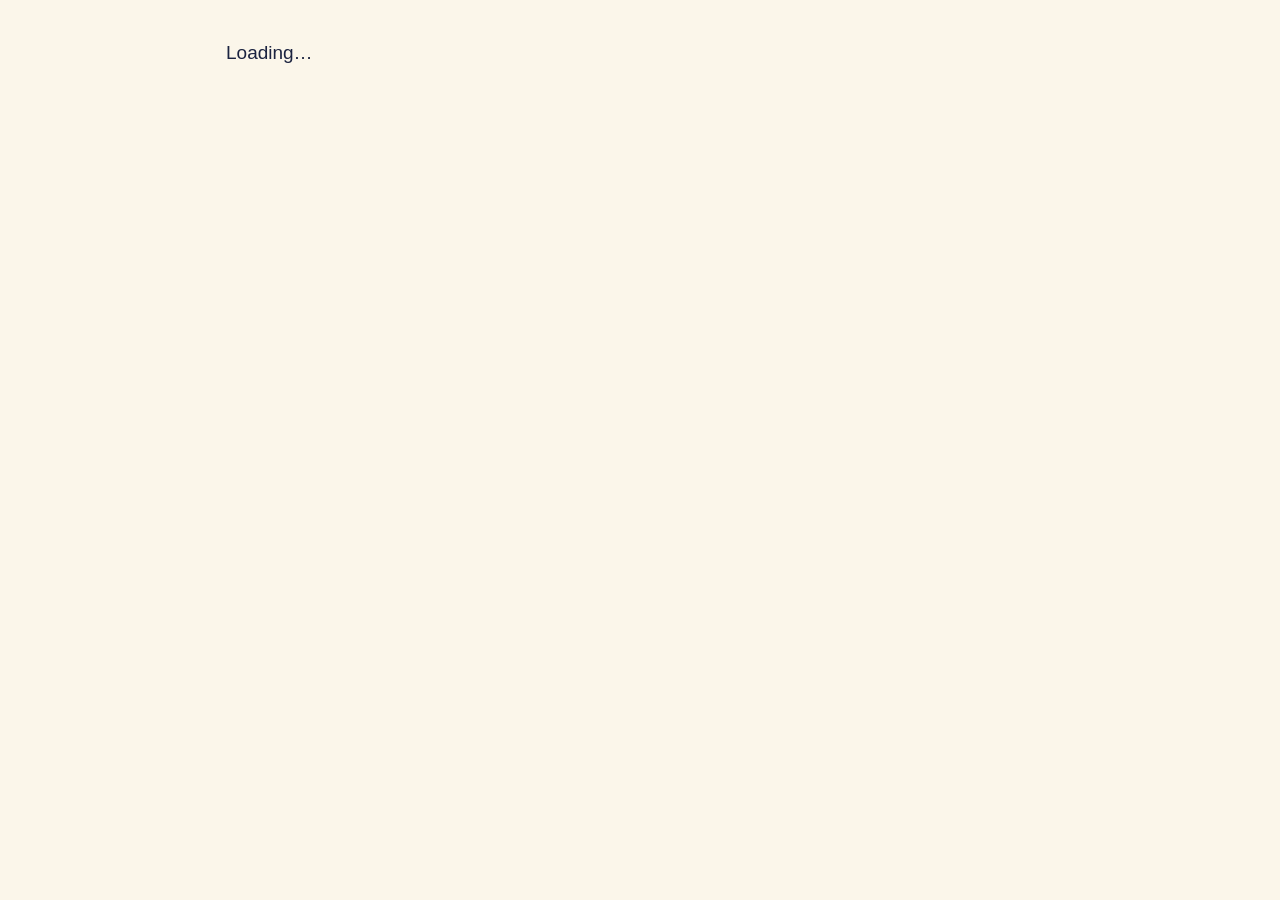
<file: index.html>
<!doctype html><html lang="en"><head><meta charset="utf-8"><meta name="viewport" content="width=device-width,initial-scale=1"><meta name="robots" content="noindex">
<meta http-equiv="refresh" content="0; url=practice/"><title>POLS0007 practice</title></head>
<body><p><a href="practice/">Go to the POLS0007 practice quiz</a></p></body></html>
</file>
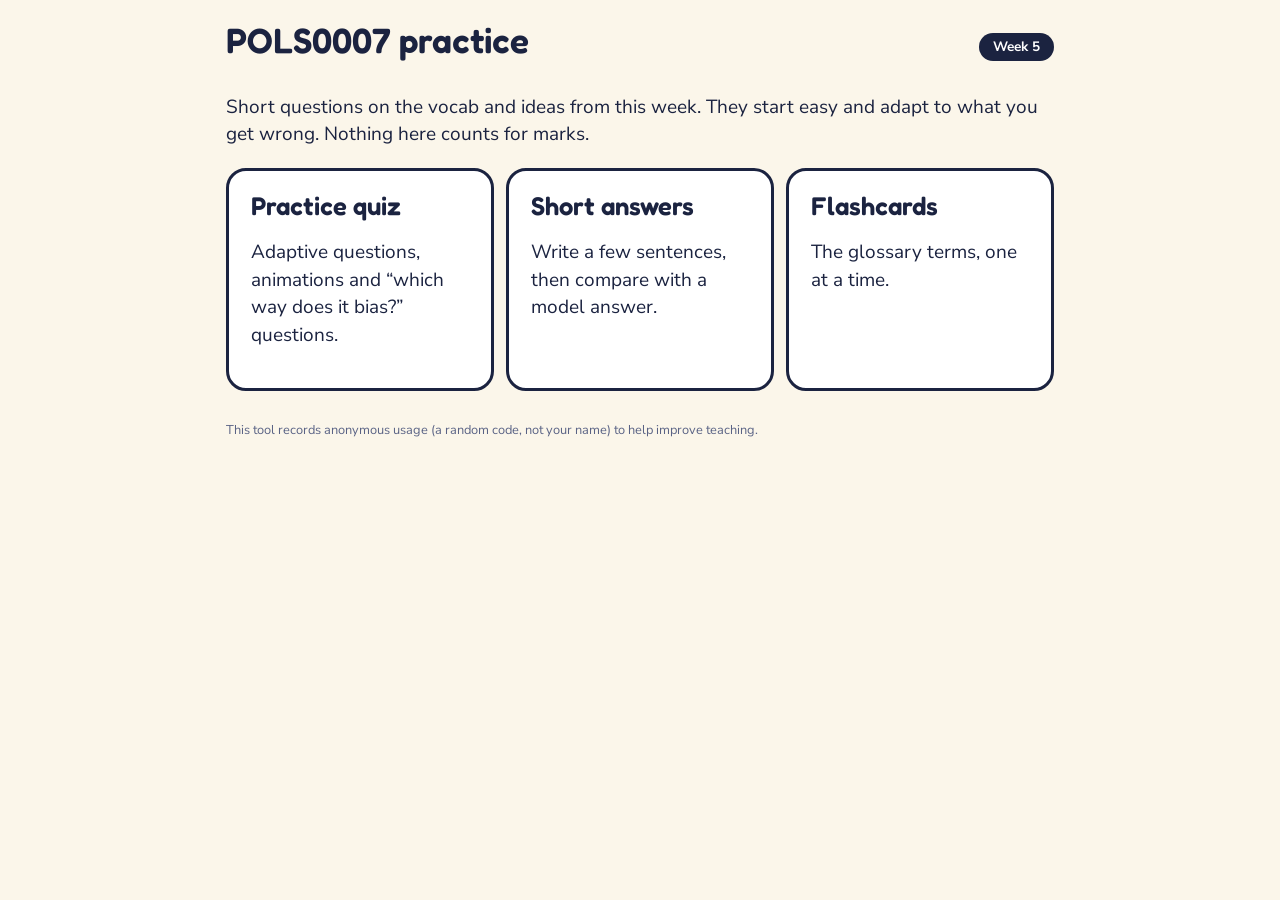
<file: practice/index.html>
<!doctype html><html lang="en"><head><meta charset="utf-8"><meta name="viewport" content="width=device-width,initial-scale=1">
<title>POLS0007 practice</title>
<meta name="robots" content="noindex">
<link rel="preconnect" href="https://fonts.googleapis.com"><link href="https://fonts.googleapis.com/css2?family=Fredoka:wght@500;600&family=Nunito+Sans:wght@400;700;800&display=swap" rel="stylesheet">
<link rel="stylesheet" href="style.css"></head>
<body><main id="app"><p>Loading…</p></main>
<script src="config.js"></script><script src="anim.js"></script><script src="app.js"></script></body></html>
</file>
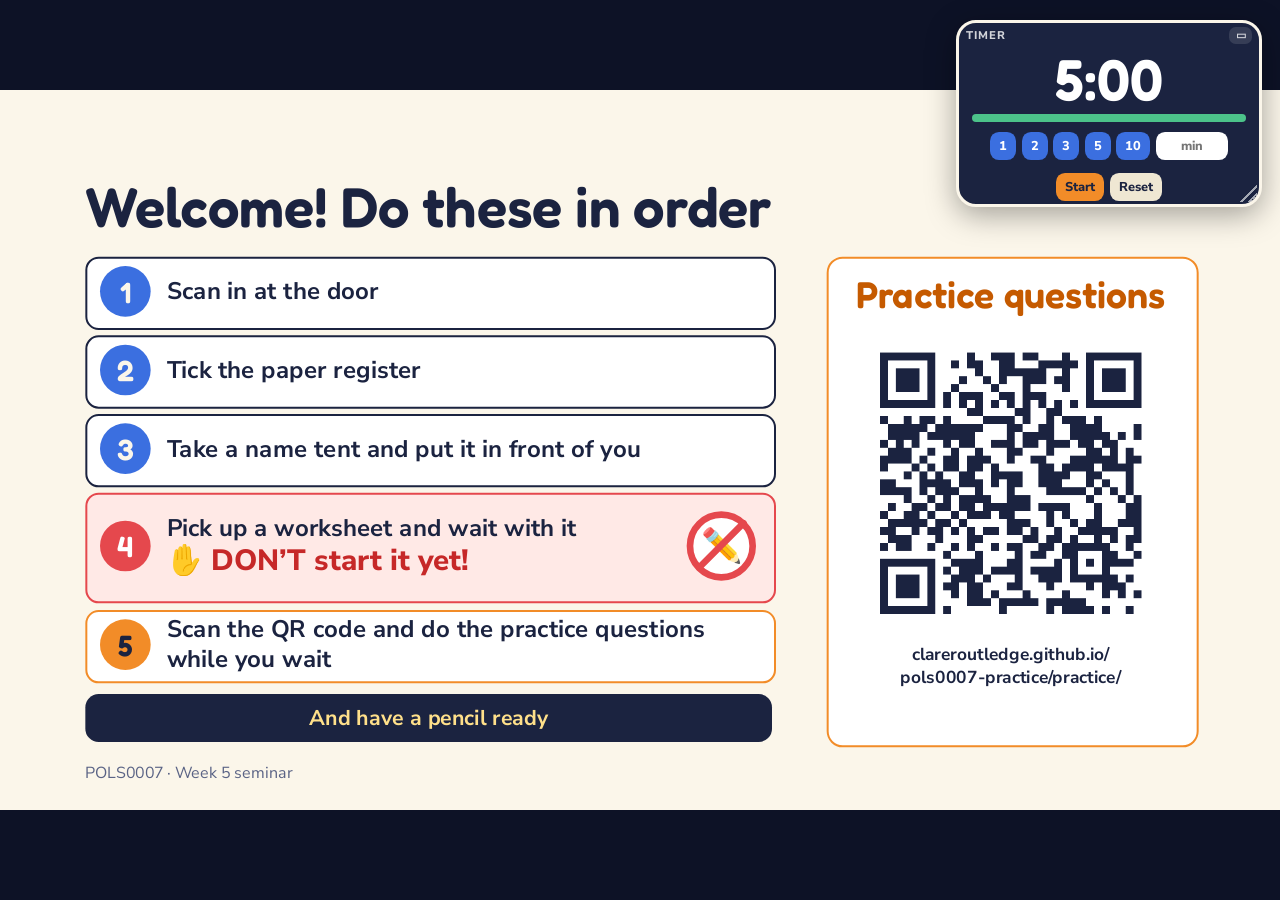
<file: w5-919539/index.html>
<!doctype html><html lang="en"><head><meta charset="utf-8"><meta name="viewport" content="width=device-width,initial-scale=1"><meta name="robots" content="noindex,nofollow">
<title>POLS0007 Week 5 Seminar: Potential Outcomes</title>
<link rel="preconnect" href="https://fonts.googleapis.com"><link href="https://fonts.googleapis.com/css2?family=Fredoka:wght@400..700&family=Nunito+Sans:wght@400;700;800&display=swap" rel="stylesheet">
<style>
html,body{margin:0;height:100%;background:#0d1226;overflow:hidden;font-family:'Nunito Sans',Arial,sans-serif}
#stage{position:absolute;left:0;top:0;width:1920px;height:1080px;transform-origin:0 0;background:#FBF6EA;overflow:hidden}
#stage>section{position:absolute;left:0;top:0;width:1920px;height:1080px;box-sizing:border-box;overflow:hidden;opacity:0;visibility:hidden;transition:opacity .35s ease,visibility 0s .35s}
#stage>section.cur{opacity:1;visibility:visible;transition:opacity .35s ease}
#stage aside{display:none}
#stage p,#stage h1,#stage h2,#stage h3{margin:0}
#stage [data-build-in]{opacity:0;transition:opacity .45s ease,translate .45s ease,scale .45s ease}
#stage [data-build-in^=rise]{translate:0 28px}
#stage [data-build-in^=pop]{scale:.8}
#stage [data-build-in].on{opacity:1;translate:0 0;scale:1}
x-shape{display:block}
x-shape[kind=arrow-right]{clip-path:polygon(0 30%,62% 30%,62% 0,100% 50%,62% 100%,62% 70%,0 70%)}
/* HUD */
#hud{position:fixed;left:50%;bottom:14px;transform:translateX(-50%);display:flex;gap:8px;align-items:center;background:rgba(27,35,64,.92);color:#fff;border-radius:999px;padding:6px 10px;font-weight:700;font-size:14px;opacity:0;transition:opacity .3s;z-index:50}
#hud.show{opacity:1}
#hud button{font:inherit;color:#fff;background:transparent;border:0;border-radius:999px;padding:6px 12px;cursor:pointer}
#hud button:hover{background:rgba(255,255,255,.18)}
/* picker */
#pick{position:fixed;inset:0;background:#0d1226;z-index:80;display:none;flex-direction:column;padding:24px 4vw;color:#fff}
#pick.open{display:flex}
#pick input{font:inherit;font-size:20px;padding:12px 16px;border-radius:12px;border:3px solid #3B6FE0;background:#fff;color:#1B2340;margin-bottom:12px}
#plist{overflow:auto;flex:1}
.ph{font-family:Fredoka,sans-serif;font-weight:600;color:#F28C28;margin:14px 0 4px;font-size:15px;letter-spacing:1px;text-transform:uppercase}
.pi{display:flex;gap:12px;padding:7px 12px;border-radius:10px;cursor:pointer;font-size:18px}
.pi b{width:42px;color:#8FB3FF}
.pi.sel,.pi:hover{background:#3B6FE0}
.pi.here b::after{content:' •'}
#help{position:fixed;right:16px;top:16px;background:#fff;color:#1B2340;border:3px solid #1B2340;border-radius:16px;padding:14px 18px;z-index:90;display:none;font-size:15px;line-height:1.6}
#help.open{display:block}
#help kbd{background:#EFE7D3;border-radius:6px;padding:1px 7px;font-weight:800}
/* timer */
#tm{position:fixed;z-index:70;background:#1B2340;color:#fff;border-radius:20px;box-shadow:0 8px 30px rgba(0,0,0,.35);border:3px solid #FBF6EA;user-select:none;touch-action:none;font-size:var(--fs,16px);min-width:10em}
#tm.hidden{display:none}
#tm .hd{display:flex;align-items:center;justify-content:space-between;gap:.4em;padding:.35em .6em;cursor:grab;font-weight:800;font-size:.7em;letter-spacing:.1em;text-transform:uppercase;opacity:.8}
#tm .hd button{font:inherit;color:#fff;background:rgba(255,255,255,.15);border:0;border-radius:.6em;padding:.1em .6em;cursor:pointer}
#tm .tt{font-family:Fredoka,sans-serif;font-weight:600;font-size:3.6em;line-height:1;text-align:center;padding:.05em .2em .1em;font-variant-numeric:tabular-nums}
#tm .bar{height:.5em;margin:0 .8em;background:rgba(255,255,255,.2);border-radius:1em;overflow:hidden}
#tm .bar i{display:block;height:100%;width:100%;background:#4CC38A;transition:width .25s linear,background .3s}
#tm .row{display:flex;flex-wrap:wrap;gap:.35em;justify-content:center;padding:.6em .6em .2em}
#tm .row button,#tm .row input{font:inherit;font-size:.8em;font-weight:800;border-radius:.7em;border:0;padding:.4em .7em;cursor:pointer}
#tm .row .pre{background:#3B6FE0;color:#fff}
#tm .row .go{background:#F28C28;color:#1B2340}
#tm .row .rs{background:#EFE7D3;color:#1B2340}
#tm .row input{width:4.2em;cursor:text;background:#fff;color:#1B2340;text-align:center}
#tm .rz{position:absolute;right:2px;bottom:2px;width:1.1em;height:1.1em;cursor:nwse-resize;opacity:.6;background:linear-gradient(135deg,transparent 50%,#fff 50% 58%,transparent 58% 72%,#fff 72% 80%,transparent 80%)}
#tm.warn .bar i,#tm.warn .tt{color:#F5A04A}#tm.warn .bar i{background:#F28C28}
#tm.crit .bar i{background:#E5484D}#tm.crit .tt{color:#FF8A8E}
#tm.done{animation:fl .6s steps(2) infinite}
@keyframes fl{50%{background:#C0392B}}
#tm.pill .bar,#tm.pill .row,#tm.pill .rz,#tm.pill .hd .lab{display:none}
#tm.pill{border-radius:999px;min-width:0}
#tm.pill .tt{font-size:2.2em;padding:0 .5em .05em}
#tm.pill .hd{justify-content:center;padding:.3em .5em 0}
</style></head><body>
<div id="stage">
<section id="welcome" data-transition="fade" style="background:#FBF6EA;color:#1B2340;font-family:'Nunito Sans', Arial, sans-serif;padding:128px 128px 160px;display:flex;flex-direction:column;gap:24px">
<h2 style="font-family:'Fredoka', Trebuchet MS, sans-serif;font-size:84px;font-weight:600;line-height:1.1">Welcome! Do these in order</h2>
<div style="position:absolute;left:128px;top:250px;width:1030px;height:104px;background:#FFFFFF;border:3px solid #1B2340;border-radius:20px"></div><div style="position:absolute;left:150px;top:264px;width:76px;height:76px;border-radius:38px;background:#3B6FE0;display:flex;align-items:center;justify-content:center"><p style="font-family:'Fredoka', Trebuchet MS, sans-serif;font-size:44px;font-weight:600;color:#FBF6EA">1</p></div><div style="position:absolute;left:250px;top:250px;width:890px;height:104px;display:flex;flex-direction:column;justify-content:center"><p style="font-size:36px;font-weight:700;line-height:1.25;color:#1B2340">Scan in at the door</p></div><div style="position:absolute;left:128px;top:368px;width:1030px;height:104px;background:#FFFFFF;border:3px solid #1B2340;border-radius:20px"></div><div style="position:absolute;left:150px;top:382px;width:76px;height:76px;border-radius:38px;background:#3B6FE0;display:flex;align-items:center;justify-content:center"><p style="font-family:'Fredoka', Trebuchet MS, sans-serif;font-size:44px;font-weight:600;color:#FBF6EA">2</p></div><div style="position:absolute;left:250px;top:368px;width:890px;height:104px;display:flex;flex-direction:column;justify-content:center"><p style="font-size:36px;font-weight:700;line-height:1.25;color:#1B2340">Tick the paper register</p></div><div style="position:absolute;left:128px;top:486px;width:1030px;height:104px;background:#FFFFFF;border:3px solid #1B2340;border-radius:20px"></div><div style="position:absolute;left:150px;top:500px;width:76px;height:76px;border-radius:38px;background:#3B6FE0;display:flex;align-items:center;justify-content:center"><p style="font-family:'Fredoka', Trebuchet MS, sans-serif;font-size:44px;font-weight:600;color:#FBF6EA">3</p></div><div style="position:absolute;left:250px;top:486px;width:890px;height:104px;display:flex;flex-direction:column;justify-content:center"><p style="font-size:36px;font-weight:700;line-height:1.25;color:#1B2340">Take a name tent and put it in front of you</p></div><div style="position:absolute;left:128px;top:604px;width:1030px;height:160px;background:#FFE9E6;border:3px solid #E5484D;border-radius:20px"></div><div style="position:absolute;left:150px;top:646px;width:76px;height:76px;border-radius:38px;background:#E5484D;display:flex;align-items:center;justify-content:center"><p style="font-family:'Fredoka', Trebuchet MS, sans-serif;font-size:44px;font-weight:600;color:#FFFFFF">4</p></div><div style="position:absolute;left:250px;top:604px;width:890px;height:160px;display:flex;flex-direction:column;justify-content:center"><p style="font-size:36px;font-weight:700;line-height:1.25;color:#1B2340">Pick up a worksheet and wait with it</p><p style="font-size:44px;font-weight:800;line-height:1.2;color:#C62828">✋ DON’T start it yet!</p></div><div style="position:absolute;left:128px;top:780px;width:1030px;height:104px;background:#FFFFFF;border:3px solid #F28C28;border-radius:20px"></div><div style="position:absolute;left:150px;top:794px;width:76px;height:76px;border-radius:38px;background:#F28C28;display:flex;align-items:center;justify-content:center"><p style="font-family:'Fredoka', Trebuchet MS, sans-serif;font-size:44px;font-weight:600;color:#1B2340">5</p></div><div style="position:absolute;left:250px;top:780px;width:890px;height:104px;display:flex;flex-direction:column;justify-content:center"><p style="font-size:36px;font-weight:700;line-height:1.25;color:#1B2340">Scan the QR code and do the practice questions while you wait</p></div><div style="position:absolute;left:128px;top:906px;width:1030px;height:72px;background:#1B2340;border-radius:20px;display:flex;flex-direction:column;justify-content:center"><p style="font-size:32px;font-weight:700;color:#FFE08A;text-align:center">And have a pencil ready</p></div><div style="position:absolute;left:1030px;top:632px;width:104px;height:104px;border-radius:52px;border:10px solid #E5484D;background:#FFFFFF;box-sizing:border-box;display:flex;align-items:center;justify-content:center"><p style="font-size:50px;line-height:1">✏️</p></div><div style="position:absolute;left:1030px;top:678px;width:104px;height:10px;background:#E5484D;transform:rotate(-45deg);border-radius:5px"></div>
<div style="position:absolute;left:1240px;top:250px;width:552px;height:730px;background:#FFFFFF;border:3px solid #F28C28;border-radius:24px"></div>
<p style="position:absolute;left:1240px;top:276px;width:552px;font-family:'Fredoka', Trebuchet MS, sans-serif;font-size:56px;font-weight:600;text-align:center;line-height:1.1;color:#C55A00">Practice questions</p>
<img src="img/0ce2bc083513ecc9702e9511b3870bd9.png" alt="QR code linking to the practice questions" style="position:absolute;left:1296px;top:370px;width:440px;height:440px;object-fit:contain">
<p style="position:absolute;left:1260px;top:830px;width:512px;font-size:26px;font-weight:700;text-align:center;line-height:1.3;">clareroutledge.github.io/<br>pols0007-practice/practice/</p>
<p style="position:absolute;left:128px;bottom:40px;width:900px;font-size:24px;color:#5A6385">POLS0007 · Week 5 seminar</p>

</section>

<section id="cover" data-transition="fade" style="background:#1B2340;color:#FBF6EA;font-family:'Nunito Sans', Arial, sans-serif;padding:128px;display:flex;flex-direction:column;justify-content:center;gap:32px">
<p style="font-size:28px;font-weight:700;letter-spacing:4px;color:#F28C28;text-transform:uppercase">POLS0007 · Week 5 seminar</p>
<div style="width:1100px;display:flex;flex-direction:column;gap:32px">
<h1 style="font-family:'Fredoka', Trebuchet MS, sans-serif;font-size:112px;font-weight:600;line-height:1.05">What would have happened?</h1>
<p style="font-size:44px;line-height:1.3;color:#C9D0E8">Potential outcomes, and the problem of the missing path</p>
<p style="font-size:32px;color:#C9D0E8">Part 1 · Do feedback sessions improve essay grades?</p>
</div>
<div style="position:absolute;left:1250px;top:250px;width:400px;height:400px;border-radius:50%;background:#3B6FE0"></div>
<div style="position:absolute;left:1392px;top:450px;width:400px;height:400px;border-radius:50%;background:#F28C28;opacity:0.92"></div>
<p style="position:absolute;left:1270px;top:340px;width:260px;font-family:'Fredoka', Trebuchet MS, sans-serif;font-size:72px;font-weight:600;color:#FBF6EA;text-align:center">Y₁ᵢ</p>
<p style="position:absolute;left:1270px;top:440px;width:260px;font-size:28px;font-weight:700;color:#FBF6EA;text-align:center">if they attend</p>
<p style="position:absolute;left:1560px;top:640px;width:220px;font-family:'Fredoka', Trebuchet MS, sans-serif;font-size:72px;font-weight:600;color:#1B2340;text-align:center">Y₀ᵢ</p>
<p style="position:absolute;left:1540px;top:740px;width:240px;font-size:28px;font-weight:700;color:#1B2340;text-align:center">if they don’t</p>

</section>

<section id="pre-intro" data-transition="fade" style="background:#1B2340;color:#FBF6EA;font-family:'Nunito Sans', Arial, sans-serif;padding:128px 128px 160px;display:flex;flex-direction:column;gap:24px">
<h2 style="font-family:'Fredoka', Trebuchet MS, sans-serif;font-size:64px;font-weight:600;line-height:1.1">Before we start: the words we’ll use today</h2>
<div data-build-in="rise 1" style="position:absolute;left:128px;top:300px;width:530px;height:420px;background:#1B2340;border:6px solid #3B6FE0;border-radius:20px;"><div style="padding:30px 34px;display:flex;flex-direction:column;gap:16px"><p style="font-size:44px;font-weight:600;line-height:1.2;color:#FBF6EA;font-family:'Fredoka', Trebuchet MS, sans-serif;">1 · Reading the notation</p><p style="font-size:34px;font-weight:400;line-height:1.4;color:#FBF6EA;">What X, Y, i, 1 and 0 mean, using the feedback sessions.</p></div></div>
<div data-build-in="rise 2" style="position:absolute;left:694px;top:300px;width:530px;height:420px;background:#1B2340;border:6px solid #F28C28;border-radius:20px;"><div style="padding:30px 34px;display:flex;flex-direction:column;gap:16px"><p style="font-size:44px;font-weight:600;line-height:1.2;color:#FBF6EA;font-family:'Fredoka', Trebuchet MS, sans-serif;">2 · The validity words</p><p style="font-size:34px;font-weight:400;line-height:1.4;color:#FBF6EA;">Internal and external validity, and the threats we name.</p></div></div>
<div data-build-in="rise 3" style="position:absolute;left:1260px;top:300px;width:530px;height:420px;background:#1B2340;border:6px solid #2E8B57;border-radius:20px;"><div style="padding:30px 34px;display:flex;flex-direction:column;gap:16px"><p style="font-size:44px;font-weight:600;line-height:1.2;color:#FBF6EA;font-family:'Fredoka', Trebuchet MS, sans-serif;">3 · Practice questions</p><p style="font-size:34px;font-weight:400;line-height:1.4;color:#FBF6EA;">Four question types, with the wrong options knocked out.</p></div></div>
<p style="position:absolute;left:128px;bottom:40px;width:900px;font-size:24px;color:#C9D0E8">POLS0007 · Week 5 seminar</p>

</section>

<section id="pre-xy" data-transition="fade" style="background:#FBF6EA;color:#1B2340;font-family:'Nunito Sans', Arial, sans-serif;padding:128px 128px 160px;display:flex;flex-direction:column;gap:24px">
<h2 style="font-family:'Fredoka', Trebuchet MS, sans-serif;font-size:60px;font-weight:600;line-height:1.1">X is the choice. Y is the result.</h2>
<div style="position:absolute;left:128px;top:230px;width:760px;height:640px;background:#FFFFFF;border:3px solid #3B6FE0;border-radius:20px;"><div style="padding:20px 28px;display:flex;flex-direction:column;gap:8px"></div></div>
<p style="font-size:150px;font-weight:600;line-height:1.1;color:#2F5FD0;font-family:'Fredoka', Trebuchet MS, sans-serif;position:absolute;left:168px;top:246px;width:200px;">X</p>
<p style="font-size:52px;font-weight:600;line-height:1.2;color:#1B2340;font-family:'Fredoka', Trebuchet MS, sans-serif;position:absolute;left:350px;top:270px;width:500px;">The choice</p>
<p style="font-size:30px;font-weight:400;line-height:1.35;color:#3E4766;position:absolute;left:350px;top:336px;width:500px;">what we do (the treatment)</p>
<div data-build-in="rise 1" style="position:absolute;left:168px;top:500px;width:220px;height:90px;background:#CBD3F0;border-radius:45px"></div>
<div data-build-in="rise 1" style="position:absolute;left:176px;top:508px;width:74px;height:74px;border-radius:50%;background:#FFFFFF;border:3px solid #1B2340;"></div>
<p data-build-in="rise 1" style="font-size:32px;font-weight:700;line-height:1.35;position:absolute;left:414px;top:524px;width:440px;">X = 0: no feedback session</p>
<div data-build-in="rise 2" style="position:absolute;left:168px;top:640px;width:220px;height:90px;background:#3B6FE0;border-radius:45px"></div>
<div data-build-in="rise 2" style="position:absolute;left:306px;top:648px;width:74px;height:74px;border-radius:50%;background:#FFFFFF;border:3px solid #1B2340;"></div>
<p data-build-in="rise 2" style="font-size:32px;font-weight:700;line-height:1.35;position:absolute;left:414px;top:664px;width:440px;">X = 1: goes to a session</p>
<p data-build-in="rise 2" style="font-size:30px;font-weight:400;line-height:1.35;color:#3E4766;position:absolute;left:168px;top:780px;width:680px;">X is something we can switch on or off.</p>
<div style="position:absolute;left:1032px;top:230px;width:760px;height:640px;background:#FFFFFF;border:3px solid #F28C28;border-radius:20px;"><div style="padding:20px 28px;display:flex;flex-direction:column;gap:8px"></div></div>
<p style="font-size:150px;font-weight:600;line-height:1.1;color:#C55A00;font-family:'Fredoka', Trebuchet MS, sans-serif;position:absolute;left:1072px;top:246px;width:200px;">Y</p>
<p style="font-size:52px;font-weight:600;line-height:1.2;color:#1B2340;font-family:'Fredoka', Trebuchet MS, sans-serif;position:absolute;left:1230px;top:270px;width:520px;">The result</p>
<p style="font-size:30px;font-weight:400;line-height:1.35;color:#3E4766;position:absolute;left:1230px;top:336px;width:520px;">what we measure (the outcome)</p>
<div style="position:absolute;left:1072px;top:520px;width:680px;height:70px;background:#EFE7D3;border-radius:12px"></div>
<div data-build-in="rise 3" style="position:absolute;left:1072px;top:520px;width:408px;height:70px;background:#F28C28;border-radius:12px"></div>
<p data-build-in="rise 3" style="font-size:32px;font-weight:700;line-height:1.35;position:absolute;left:1072px;top:610px;width:680px;">Y = the grade, for example 58</p>
<p data-build-in="rise 3" style="font-size:30px;font-weight:400;line-height:1.35;color:#3E4766;position:absolute;left:1072px;top:780px;width:680px;">Y is what we look at afterwards.</p>
<x-shape data-build-in="pop 3" kind="arrow-right" style="position:absolute;left:900px;top:520px;width:120px;height:64px;background:#F28C28"></x-shape>
<div data-build-in="rise 4" style="position:absolute;left:128px;top:895px;width:1664px;height:76px;background:#1B2340;border-radius:20px;display:flex;flex-direction:column;justify-content:center;"><div style="padding:10px 30px;display:flex;flex-direction:column;gap:8px"><p style="font-size:34px;font-weight:700;line-height:1.35;color:#FBF6EA;text-align:center;">X goes in, Y comes out. Does switching X change Y?</p></div></div>
<p style="position:absolute;left:128px;bottom:40px;width:900px;font-size:24px;color:#5A6385">POLS0007 · Week 5 seminar</p>

</section>

<section id="pre-i" data-transition="fade" style="background:#EFE7D3;color:#1B2340;font-family:'Nunito Sans', Arial, sans-serif;padding:128px 128px 160px;display:flex;flex-direction:column;gap:24px">
<h2 style="font-family:'Fredoka', Trebuchet MS, sans-serif;font-size:60px;font-weight:600;line-height:1.1">The little i is a name tag</h2>
<div style="position:absolute;left:150px;top:230px;width:140px;height:140px;border-radius:50%;background:#EFE7D3;border:3px solid #1B2340;"></div>
<p style="font-size:56px;font-weight:600;line-height:1.2;color:#1B2340;font-family:'Fredoka', Trebuchet MS, sans-serif;position:absolute;left:150px;top:266px;width:140px;text-align:center;">N</p>
<p style="font-size:30px;font-weight:700;line-height:1.2;position:absolute;left:120px;top:384px;width:200px;text-align:center;">Noor</p>
<div style="position:absolute;left:420px;top:230px;width:140px;height:140px;border-radius:50%;background:#EFE7D3;border:3px solid #1B2340;"></div>
<p style="font-size:56px;font-weight:600;line-height:1.2;color:#1B2340;font-family:'Fredoka', Trebuchet MS, sans-serif;position:absolute;left:420px;top:266px;width:140px;text-align:center;">R</p>
<p style="font-size:30px;font-weight:700;line-height:1.2;position:absolute;left:390px;top:384px;width:200px;text-align:center;">Ravi</p>
<div style="position:absolute;left:690px;top:230px;width:140px;height:140px;border-radius:50%;background:#EFE7D3;border:3px solid #1B2340;"></div>
<p style="font-size:56px;font-weight:600;line-height:1.2;color:#1B2340;font-family:'Fredoka', Trebuchet MS, sans-serif;position:absolute;left:690px;top:266px;width:140px;text-align:center;">E</p>
<p style="font-size:30px;font-weight:700;line-height:1.2;position:absolute;left:660px;top:384px;width:200px;text-align:center;">Ella</p>
<div style="position:absolute;left:960px;top:230px;width:140px;height:140px;border-radius:50%;background:#EFE7D3;border:3px solid #1B2340;"></div>
<p style="font-size:56px;font-weight:600;line-height:1.2;color:#1B2340;font-family:'Fredoka', Trebuchet MS, sans-serif;position:absolute;left:960px;top:266px;width:140px;text-align:center;">J</p>
<p style="font-size:30px;font-weight:700;line-height:1.2;position:absolute;left:930px;top:384px;width:200px;text-align:center;">Jon</p>
<div style="position:absolute;left:1230px;top:230px;width:140px;height:140px;border-radius:50%;background:#EFE7D3;border:3px solid #1B2340;"></div>
<p style="font-size:56px;font-weight:600;line-height:1.2;color:#1B2340;font-family:'Fredoka', Trebuchet MS, sans-serif;position:absolute;left:1230px;top:266px;width:140px;text-align:center;">P</p>
<p style="font-size:30px;font-weight:700;line-height:1.2;position:absolute;left:1200px;top:384px;width:200px;text-align:center;">Priya</p>
<div style="position:absolute;left:1500px;top:230px;width:140px;height:140px;border-radius:50%;background:#EFE7D3;border:3px solid #1B2340;"></div>
<p style="font-size:56px;font-weight:600;line-height:1.2;color:#1B2340;font-family:'Fredoka', Trebuchet MS, sans-serif;position:absolute;left:1500px;top:266px;width:140px;text-align:center;">O</p>
<p style="font-size:30px;font-weight:700;line-height:1.2;position:absolute;left:1470px;top:384px;width:200px;text-align:center;">Omar</p>
<div data-build-in="fade 1" style="position:absolute;left:138px;top:218px;width:164px;height:164px;border-radius:50%;border:8px solid #F28C28;"></div>
<div data-build-in="rise 1" style="position:absolute;left:128px;top:470px;width:520px;height:380px;background:#FFFFFF;border:3px solid #F28C28;border-radius:20px;"><div style="padding:26px 30px;display:flex;flex-direction:column;gap:14px"><p style="font-size:48px;font-weight:600;line-height:1.2;color:#C55A00;font-family:'Fredoka', Trebuchet MS, sans-serif;">i = Noor</p><p style="font-size:32px;font-weight:400;line-height:1.4;">The little i just means “this student”. Swap in any name.</p></div></div>
<div data-build-in="rise 2" style="position:absolute;left:700px;top:470px;width:520px;height:380px;background:#FFFFFF;border:3px solid #3B6FE0;border-radius:20px;"><div style="padding:26px 30px;display:flex;flex-direction:column;gap:14px"><p style="font-size:48px;font-weight:600;line-height:1.2;color:#2F5FD0;font-family:'Fredoka', Trebuchet MS, sans-serif;">Xᵢ = 1</p><p style="font-size:32px;font-weight:400;line-height:1.4;">Did student i attend? Noor did (1 = yes).</p></div></div>
<div data-build-in="rise 3" style="position:absolute;left:1272px;top:470px;width:520px;height:380px;background:#FFFFFF;border:3px solid #1B2340;border-radius:20px;"><div style="padding:26px 30px;display:flex;flex-direction:column;gap:14px"><p style="font-size:48px;font-weight:600;line-height:1.2;color:#1B2340;font-family:'Fredoka', Trebuchet MS, sans-serif;">Yᵢ = 68</p><p style="font-size:32px;font-weight:400;line-height:1.4;">Student i’s grade afterwards. Noor got 68.</p></div></div>
<p data-build-in="rise 4" style="font-size:30px;font-weight:700;line-height:1.35;color:#3E4766;position:absolute;left:128px;top:885px;width:1664px;">Same letters, different student: for Ravi, Xᵢ = 0 and Yᵢ = 61. The i tells you whose numbers they are.</p>
<p style="position:absolute;left:128px;bottom:40px;width:900px;font-size:24px;color:#5A6385">POLS0007 · Week 5 seminar</p>

</section>

<section id="pre-sub" data-transition="fade" style="background:#FBF6EA;color:#1B2340;font-family:'Nunito Sans', Arial, sans-serif;padding:128px 128px 160px;display:flex;flex-direction:column;gap:24px">
<h2 style="font-family:'Fredoka', Trebuchet MS, sans-serif;font-size:60px;font-weight:600;line-height:1.1">Little 1 and 0: which world?</h2>
<div data-build-in="rise 1" style="position:absolute;left:128px;top:230px;width:120px;height:120px;background:#1B2340;border-radius:18px;display:flex;flex-direction:column;justify-content:center;"><div style="padding:0px;display:flex;flex-direction:column;gap:8px"><p style="font-size:80px;font-weight:600;line-height:1.1;color:#FBF6EA;font-family:'Fredoka', Trebuchet MS, sans-serif;text-align:center;">Y</p></div></div>
<div data-build-in="rise 1" style="position:absolute;left:262px;top:300px;width:70px;height:70px;background:#3B6FE0;border-radius:18px;display:flex;flex-direction:column;justify-content:center;"><div style="padding:0px;display:flex;flex-direction:column;gap:8px"><p style="font-size:48px;font-weight:600;line-height:1.1;color:#FBF6EA;font-family:'Fredoka', Trebuchet MS, sans-serif;text-align:center;">1</p></div></div>
<div data-build-in="rise 1" style="position:absolute;left:342px;top:300px;width:70px;height:70px;background:#5A6385;border-radius:18px;display:flex;flex-direction:column;justify-content:center;"><div style="padding:0px;display:flex;flex-direction:column;gap:8px"><p style="font-size:48px;font-weight:600;line-height:1.1;color:#FBF6EA;font-family:'Fredoka', Trebuchet MS, sans-serif;text-align:center;">i</p></div></div>
<p data-build-in="rise 1" style="font-size:36px;font-weight:700;line-height:1.3;position:absolute;left:560px;top:258px;width:1232px;"><span style="color:#2F5FD0">Y₁ᵢ</span>: the grade student i gets <b>if they attend</b> (X = 1)</p>
<div data-build-in="rise 2" style="position:absolute;left:128px;top:380px;width:120px;height:120px;background:#1B2340;border-radius:18px;display:flex;flex-direction:column;justify-content:center;"><div style="padding:0px;display:flex;flex-direction:column;gap:8px"><p style="font-size:80px;font-weight:600;line-height:1.1;color:#FBF6EA;font-family:'Fredoka', Trebuchet MS, sans-serif;text-align:center;">Y</p></div></div>
<div data-build-in="rise 2" style="position:absolute;left:262px;top:450px;width:70px;height:70px;background:#F28C28;border-radius:18px;display:flex;flex-direction:column;justify-content:center;"><div style="padding:0px;display:flex;flex-direction:column;gap:8px"><p style="font-size:48px;font-weight:600;line-height:1.1;color:#1B2340;font-family:'Fredoka', Trebuchet MS, sans-serif;text-align:center;">0</p></div></div>
<div data-build-in="rise 2" style="position:absolute;left:342px;top:450px;width:70px;height:70px;background:#5A6385;border-radius:18px;display:flex;flex-direction:column;justify-content:center;"><div style="padding:0px;display:flex;flex-direction:column;gap:8px"><p style="font-size:48px;font-weight:600;line-height:1.1;color:#FBF6EA;font-family:'Fredoka', Trebuchet MS, sans-serif;text-align:center;">i</p></div></div>
<p data-build-in="rise 2" style="font-size:36px;font-weight:700;line-height:1.3;position:absolute;left:560px;top:408px;width:1232px;"><span style="color:#C55A00">Y₀ᵢ</span>: the grade student i gets <b>if they do not attend</b> (X = 0)</p>
<p data-build-in="rise 3" style="font-size:36px;font-weight:600;line-height:1.2;font-family:'Fredoka', Trebuchet MS, sans-serif;position:absolute;left:128px;top:540px;width:900px;">Noor’s two possible grades</p>
<div data-build-in="rise 3" style="position:absolute;left:128px;top:640px;width:150px;height:150px;border-radius:50%;background:#EFE7D3;border:3px solid #1B2340;"></div>
<p data-build-in="rise 3" style="font-size:64px;font-weight:600;line-height:1.2;color:#1B2340;font-family:'Fredoka', Trebuchet MS, sans-serif;position:absolute;left:128px;top:677px;width:150px;text-align:center;">N</p>
<div data-build-in="rise 3" style="position:absolute;left:340px;top:600px;width:820px;height:130px;background:#A9C4FF;border-radius:20px;display:flex;flex-direction:column;justify-content:center;"><div style="padding:10px 30px;display:flex;flex-direction:column;gap:4px"><p style="font-size:44px;font-weight:600;line-height:1.2;color:#1B2340;font-family:'Fredoka', Trebuchet MS, sans-serif;">Y₁ᵢ = 68</p><p style="font-size:30px;font-weight:400;line-height:1.3;">her grade if she attends</p></div></div>
<div data-build-in="rise 4" style="position:absolute;left:340px;top:750px;width:820px;height:130px;background:#FFC58A;border-radius:20px;display:flex;flex-direction:column;justify-content:center;"><div style="padding:10px 30px;display:flex;flex-direction:column;gap:4px"><p style="font-size:44px;font-weight:600;line-height:1.2;color:#1B2340;font-family:'Fredoka', Trebuchet MS, sans-serif;">Y₀ᵢ = 61</p><p style="font-size:30px;font-weight:400;line-height:1.3;">her grade if she does not attend</p></div></div>
<div data-build-in="rise 5" style="position:absolute;left:1220px;top:600px;width:572px;height:280px;background:#1B2340;border-radius:20px;display:flex;flex-direction:column;justify-content:center;"><div style="padding:26px 34px;display:flex;flex-direction:column;gap:8px"><p style="font-size:34px;font-weight:700;line-height:1.4;color:#FBF6EA;">These are potential outcomes: both grades exist before Noor chooses.</p></div></div>
<p style="position:absolute;left:128px;bottom:40px;width:900px;font-size:24px;color:#5A6385">POLS0007 · Week 5 seminar</p>

</section>

<section id="pre-obs" data-transition="fade" style="background:#EFE7D3;color:#1B2340;font-family:'Nunito Sans', Arial, sans-serif;padding:128px 128px 160px;display:flex;flex-direction:column;gap:24px">
<h2 style="font-family:'Fredoka', Trebuchet MS, sans-serif;font-size:60px;font-weight:600;line-height:1.1">Which world do we actually see?</h2>
<div style="position:absolute;left:150px;top:500px;width:150px;height:150px;border-radius:50%;background:#EFE7D3;border:3px solid #1B2340;"></div>
<p style="font-size:64px;font-weight:600;line-height:1.2;color:#1B2340;font-family:'Fredoka', Trebuchet MS, sans-serif;position:absolute;left:150px;top:537px;width:150px;text-align:center;">N</p>
<p style="font-size:30px;font-weight:700;line-height:1.2;position:absolute;left:118px;top:640px;width:214px;text-align:center;">Noor</p>
<div data-build-in="rise 1" style="position:absolute;left:440px;top:230px;width:760px;height:200px;background:#A9C4FF;border-radius:20px;display:flex;flex-direction:column;justify-content:center;"><div style="padding:10px 34px;display:flex;flex-direction:column;gap:4px"><p style="font-size:52px;font-weight:600;line-height:1.2;color:#1B2340;font-family:'Fredoka', Trebuchet MS, sans-serif;">Y₁ᵢ = 68</p><p style="font-size:32px;font-weight:400;line-height:1.3;">if she attends</p></div></div>
<div data-build-in="rise 1" style="position:absolute;left:440px;top:500px;width:760px;height:200px;background:#FFC58A;border-radius:20px;display:flex;flex-direction:column;justify-content:center;"><div style="padding:10px 34px;display:flex;flex-direction:column;gap:4px"><p style="font-size:52px;font-weight:600;line-height:1.2;color:#1B2340;font-family:'Fredoka', Trebuchet MS, sans-serif;">Y₀ᵢ = 61</p><p style="font-size:32px;font-weight:400;line-height:1.3;">if she does not attend</p></div></div>
<div data-build-in="rise 2" style="position:absolute;left:118px;top:340px;width:200px;height:80px;background:#3B6FE0;border-radius:40px"></div>
<div data-build-in="rise 2" style="position:absolute;left:238px;top:345px;width:70px;height:70px;border-radius:50%;background:#FFFFFF;border:3px solid #1B2340;"></div>
<p data-build-in="rise 2" style="font-size:40px;font-weight:600;line-height:1.2;font-family:'Fredoka', Trebuchet MS, sans-serif;position:absolute;left:118px;top:430px;width:214px;text-align:center;">Xᵢ = 1</p>
<div data-build-in="rise 3" style="position:absolute;left:440px;top:500px;width:760px;height:200px;background:#C9D0E8;border:3px dashed #1B2340;border-radius:20px;display:flex;flex-direction:column;justify-content:center;"><div style="padding:10px 34px;display:flex;flex-direction:column;gap:4px"><p style="font-size:52px;font-weight:600;line-height:1.2;color:#1B2340;font-family:'Fredoka', Trebuchet MS, sans-serif;">Y₀ᵢ = ?</p><p style="font-size:32px;font-weight:400;line-height:1.3;">never seen</p></div></div>
<div data-build-in="rise 3" style="position:absolute;left:1240px;top:230px;width:552px;height:200px;background:#B9E3DC;border-radius:20px;display:flex;flex-direction:column;justify-content:center;"><div style="padding:10px 28px;display:flex;flex-direction:column;gap:8px"><p style="font-size:32px;font-weight:700;line-height:1.35;">We see this one: Yᵢᴼᴮˢ = Y₁ᵢ = 68</p></div></div>
<div data-build-in="rise 3" style="position:absolute;left:1240px;top:500px;width:552px;height:200px;background:#FFE08A;border-radius:20px;display:flex;flex-direction:column;justify-content:center;"><div style="padding:10px 28px;display:flex;flex-direction:column;gap:8px"><p style="font-size:30px;font-weight:700;line-height:1.35;">The counterfactual: what would have happened if she had chosen the other way</p></div></div>
<div data-build-in="rise 4" style="position:absolute;left:128px;top:750px;width:1664px;height:210px;background:#1B2340;border-radius:20px;display:flex;flex-direction:column;justify-content:center;"><div style="padding:24px 40px;display:flex;flex-direction:column;gap:10px"><p style="font-size:40px;font-weight:600;line-height:1.2;color:#FFE08A;font-family:'Fredoka', Trebuchet MS, sans-serif;">The fundamental problem of causal inference</p><p style="font-size:36px;font-weight:700;line-height:1.3;color:#FBF6EA;">For any one person, we observe only one potential outcome (never both).</p></div></div>
<p style="position:absolute;left:128px;bottom:40px;width:900px;font-size:24px;color:#5A6385">POLS0007 · Week 5 seminar</p>

</section>

<section id="pre-effect" data-transition="fade" style="background:#FBF6EA;color:#1B2340;font-family:'Nunito Sans', Arial, sans-serif;padding:128px 128px 160px;display:flex;flex-direction:column;gap:24px">
<h2 style="font-family:'Fredoka', Trebuchet MS, sans-serif;font-size:60px;font-weight:600;line-height:1.1">The effect for one student is a gap</h2>
<p style="font-size:36px;font-weight:700;line-height:1.2;color:#2F5FD0;position:absolute;left:128px;top:290px;width:250px;">Y₁ᵢ = 68</p>
<p style="font-size:36px;font-weight:700;line-height:1.2;color:#C55A00;position:absolute;left:128px;top:420px;width:250px;">Y₀ᵢ = 61</p>
<div data-build-in="rise 1" style="position:absolute;left:400px;top:270px;width:680px;height:90px;background:#3B6FE0;border-radius:6px"></div>
<div data-build-in="rise 1" style="position:absolute;left:400px;top:400px;width:610px;height:90px;background:#F28C28;border-radius:6px"></div>
<div data-build-in="pop 2" style="position:absolute;left:1010px;top:400px;width:70px;height:90px;background:#FFE08A;border:3px solid #1B2340;border-radius:6px"></div>
<p data-build-in="pop 2" style="font-size:38px;font-weight:700;line-height:1.2;position:absolute;left:1010px;top:424px;width:70px;text-align:center;">7</p>
<div data-build-in="rise 3" style="position:absolute;left:128px;top:560px;width:1000px;height:130px;background:#1B2340;border-radius:20px;display:flex;flex-direction:column;justify-content:center;"><div style="padding:10px 24px;display:flex;flex-direction:column;gap:8px"><p style="font-size:56px;font-weight:600;line-height:1.2;color:#FBF6EA;font-family:'Fredoka', Trebuchet MS, sans-serif;text-align:center;">Y₁ᵢ − Y₀ᵢ = 68 − 61 = 7</p></div></div>
<div data-build-in="rise 3" style="position:absolute;left:1180px;top:540px;width:612px;height:170px;background:#FFE08A;border-radius:20px;display:flex;flex-direction:column;justify-content:center;"><div style="padding:14px 28px;display:flex;flex-direction:column;gap:8px"><p style="font-size:32px;font-weight:700;line-height:1.35;">The individual causal effect of the session on Noor’s grade.</p></div></div>
<div data-build-in="rise 4" style="position:absolute;left:128px;top:750px;width:1664px;height:200px;background:#1B2340;border-radius:20px;display:flex;flex-direction:column;justify-content:center;"><div style="padding:24px 40px;display:flex;flex-direction:column;gap:8px"><p style="font-size:36px;font-weight:700;line-height:1.4;color:#FBF6EA;">It is the gap between the two worlds. It needs both grades, which in real life we never have. Only a “data god” could tell us.</p></div></div>
<p style="position:absolute;left:128px;bottom:40px;width:900px;font-size:24px;color:#5A6385">POLS0007 · Week 5 seminar</p>

</section>

<section id="pre-avg" data-transition="fade" style="background:#EFE7D3;color:#1B2340;font-family:'Nunito Sans', Arial, sans-serif;padding:128px 128px 160px;display:flex;flex-direction:column;gap:24px">
<h2 style="font-family:'Fredoka', Trebuchet MS, sans-serif;font-size:56px;font-weight:600;line-height:1.1">ATE vs naive comparison</h2>
<p style="font-size:26px;font-weight:700;line-height:1.2;color:#2F5FD0;position:absolute;left:360px;top:212px;width:330px;">Y₁ᵢ: with a session</p>
<p style="font-size:26px;font-weight:700;line-height:1.2;color:#C55A00;position:absolute;left:700px;top:212px;width:330px;">Y₀ᵢ: without</p>
<p data-build-in="rise 1" style="font-size:32px;font-weight:700;line-height:1.2;position:absolute;left:128px;top:260px;width:220px;">Noor</p>
<p data-build-in="rise 3" style="font-size:24px;font-weight:700;line-height:1.2;color:#3E4766;position:absolute;left:128px;top:302px;width:220px;">X = 1 · attends</p>
<div data-build-in="rise 1" style="position:absolute;left:360px;top:262px;width:408px;height:34px;background:#3B6FE0;border-radius:6px"></div>
<p data-build-in="rise 1" style="font-size:26px;font-weight:700;line-height:1.3;position:absolute;left:780px;top:262px;width:80px;">68</p>
<div data-build-in="rise 1" style="position:absolute;left:360px;top:304px;width:366px;height:34px;background:#F28C28;border-radius:6px"></div>
<p data-build-in="rise 1" style="font-size:26px;font-weight:700;line-height:1.3;position:absolute;left:738px;top:304px;width:80px;">61</p>
<div data-build-in="pop 2" style="position:absolute;left:840px;top:276px;width:110px;height:52px;background:#FFE08A;border:3px solid #1B2340;border-radius:12px;display:flex;flex-direction:column;justify-content:center;"><div style="padding:4px 4px;display:flex;flex-direction:column;gap:8px"><p style="font-size:30px;font-weight:700;line-height:1.2;text-align:center;">+7</p></div></div>
<div data-build-in="pop 3" style="position:absolute;left:360px;top:304px;width:366px;height:34px;background:#C9D0E8;border:3px solid #5A6385;border-radius:6px"></div>
<p data-build-in="pop 3" style="font-size:26px;font-weight:700;line-height:1.3;position:absolute;left:360px;top:304px;width:366px;text-align:center;">?</p>
<div data-build-in="fade 4" style="position:absolute;left:354px;top:257px;width:420px;height:44px;border:4px solid #1B2340;border-radius:12px"></div>
<p data-build-in="rise 1" style="font-size:32px;font-weight:700;line-height:1.2;position:absolute;left:128px;top:358px;width:220px;">Ravi</p>
<p data-build-in="rise 3" style="font-size:24px;font-weight:700;line-height:1.2;color:#3E4766;position:absolute;left:128px;top:400px;width:220px;">X = 0 · skips</p>
<div data-build-in="rise 1" style="position:absolute;left:360px;top:360px;width:396px;height:34px;background:#3B6FE0;border-radius:6px"></div>
<p data-build-in="rise 1" style="font-size:26px;font-weight:700;line-height:1.3;position:absolute;left:768px;top:360px;width:80px;">66</p>
<div data-build-in="rise 1" style="position:absolute;left:360px;top:402px;width:366px;height:34px;background:#F28C28;border-radius:6px"></div>
<p data-build-in="rise 1" style="font-size:26px;font-weight:700;line-height:1.3;position:absolute;left:738px;top:402px;width:80px;">61</p>
<div data-build-in="pop 2" style="position:absolute;left:840px;top:374px;width:110px;height:52px;background:#FFE08A;border:3px solid #1B2340;border-radius:12px;display:flex;flex-direction:column;justify-content:center;"><div style="padding:4px 4px;display:flex;flex-direction:column;gap:8px"><p style="font-size:30px;font-weight:700;line-height:1.2;text-align:center;">+5</p></div></div>
<div data-build-in="pop 3" style="position:absolute;left:360px;top:360px;width:396px;height:34px;background:#C9D0E8;border:3px solid #5A6385;border-radius:6px"></div>
<p data-build-in="pop 3" style="font-size:26px;font-weight:700;line-height:1.3;position:absolute;left:360px;top:360px;width:396px;text-align:center;">?</p>
<div data-build-in="fade 4" style="position:absolute;left:354px;top:397px;width:378px;height:44px;border:4px solid #1B2340;border-radius:12px"></div>
<p data-build-in="rise 1" style="font-size:32px;font-weight:700;line-height:1.2;position:absolute;left:128px;top:456px;width:220px;">Ella</p>
<p data-build-in="rise 3" style="font-size:24px;font-weight:700;line-height:1.2;color:#3E4766;position:absolute;left:128px;top:498px;width:220px;">X = 1 · attends</p>
<div data-build-in="rise 1" style="position:absolute;left:360px;top:458px;width:384px;height:34px;background:#3B6FE0;border-radius:6px"></div>
<p data-build-in="rise 1" style="font-size:26px;font-weight:700;line-height:1.3;position:absolute;left:756px;top:458px;width:80px;">64</p>
<div data-build-in="rise 1" style="position:absolute;left:360px;top:500px;width:348px;height:34px;background:#F28C28;border-radius:6px"></div>
<p data-build-in="rise 1" style="font-size:26px;font-weight:700;line-height:1.3;position:absolute;left:720px;top:500px;width:80px;">58</p>
<div data-build-in="pop 2" style="position:absolute;left:840px;top:472px;width:110px;height:52px;background:#FFE08A;border:3px solid #1B2340;border-radius:12px;display:flex;flex-direction:column;justify-content:center;"><div style="padding:4px 4px;display:flex;flex-direction:column;gap:8px"><p style="font-size:30px;font-weight:700;line-height:1.2;text-align:center;">+6</p></div></div>
<div data-build-in="pop 3" style="position:absolute;left:360px;top:500px;width:348px;height:34px;background:#C9D0E8;border:3px solid #5A6385;border-radius:6px"></div>
<p data-build-in="pop 3" style="font-size:26px;font-weight:700;line-height:1.3;position:absolute;left:360px;top:500px;width:348px;text-align:center;">?</p>
<div data-build-in="fade 4" style="position:absolute;left:354px;top:453px;width:396px;height:44px;border:4px solid #1B2340;border-radius:12px"></div>
<p data-build-in="rise 1" style="font-size:32px;font-weight:700;line-height:1.2;position:absolute;left:128px;top:554px;width:220px;">Jon</p>
<p data-build-in="rise 3" style="font-size:24px;font-weight:700;line-height:1.2;color:#3E4766;position:absolute;left:128px;top:596px;width:220px;">X = 0 · skips</p>
<div data-build-in="rise 1" style="position:absolute;left:360px;top:556px;width:420px;height:34px;background:#3B6FE0;border-radius:6px"></div>
<p data-build-in="rise 1" style="font-size:26px;font-weight:700;line-height:1.3;position:absolute;left:792px;top:556px;width:80px;">70</p>
<div data-build-in="rise 1" style="position:absolute;left:360px;top:598px;width:396px;height:34px;background:#F28C28;border-radius:6px"></div>
<p data-build-in="rise 1" style="font-size:26px;font-weight:700;line-height:1.3;position:absolute;left:768px;top:598px;width:80px;">66</p>
<div data-build-in="pop 2" style="position:absolute;left:840px;top:570px;width:110px;height:52px;background:#FFE08A;border:3px solid #1B2340;border-radius:12px;display:flex;flex-direction:column;justify-content:center;"><div style="padding:4px 4px;display:flex;flex-direction:column;gap:8px"><p style="font-size:30px;font-weight:700;line-height:1.2;text-align:center;">+4</p></div></div>
<div data-build-in="pop 3" style="position:absolute;left:360px;top:556px;width:420px;height:34px;background:#C9D0E8;border:3px solid #5A6385;border-radius:6px"></div>
<p data-build-in="pop 3" style="font-size:26px;font-weight:700;line-height:1.3;position:absolute;left:360px;top:556px;width:420px;text-align:center;">?</p>
<div data-build-in="fade 4" style="position:absolute;left:354px;top:593px;width:408px;height:44px;border:4px solid #1B2340;border-radius:12px"></div>
<p data-build-in="rise 1" style="font-size:28px;font-weight:700;line-height:1.35;color:#3E4766;position:absolute;left:128px;top:668px;width:880px;">Only a data god sees both bars for everyone.</p>
<p data-build-in="rise 3" style="font-size:28px;font-weight:700;line-height:1.35;color:#3E4766;position:absolute;left:128px;top:712px;width:880px;">In real data each student has one real bar. The other is a “?”.</p>
<div data-build-in="rise 2" style="position:absolute;left:1040px;top:250px;width:752px;height:190px;background:#FFFFFF;border:3px solid #3B6FE0;border-radius:20px;"><div style="padding:16px 28px;display:flex;flex-direction:column;gap:6px"><p style="font-size:40px;font-weight:600;line-height:1.2;color:#2F5FD0;font-family:'Fredoka', Trebuchet MS, sans-serif;">ATE</p><p style="font-size:28px;font-weight:400;line-height:1.3;">Average of every student’s gap, using both bars for everyone:</p><p style="font-size:36px;font-weight:700;line-height:1.2;">(7 + 5 + 6 + 4) ÷ 4 = 5.5</p></div></div>
<div data-build-in="rise 4" style="position:absolute;left:1040px;top:470px;width:752px;height:250px;background:#FFFFFF;border:3px solid #F28C28;border-radius:20px;"><div style="padding:16px 28px;display:flex;flex-direction:column;gap:6px"><p style="font-size:40px;font-weight:600;line-height:1.2;color:#C55A00;font-family:'Fredoka', Trebuchet MS, sans-serif;">Naive comparison</p><p style="font-size:28px;font-weight:400;line-height:1.3;">Only the circled grades we actually see, from different students:</p><p style="font-size:30px;font-weight:700;line-height:1.25;color:#2F5FD0;">attenders (68 + 64) ÷ 2 = 66</p><p style="font-size:30px;font-weight:700;line-height:1.25;color:#C55A00;">non-attenders (61 + 66) ÷ 2 = 63.5</p><p style="font-size:36px;font-weight:700;line-height:1.2;">66 − 63.5 = 2.5</p></div></div>
<div data-build-in="rise 5" style="position:absolute;left:128px;top:790px;width:1664px;height:170px;background:#1B2340;border-radius:20px;display:flex;flex-direction:column;justify-content:center;"><div style="padding:16px 40px;display:flex;flex-direction:column;gap:8px"><p style="font-size:34px;font-weight:700;line-height:1.4;color:#FBF6EA;">ATE = 5.5, naive comparison = 2.5. They differ because the naive comparison compares different people, using only the grades we see.</p></div></div>
<p style="position:absolute;left:128px;bottom:40px;width:900px;font-size:24px;color:#5A6385">POLS0007 · Week 5 seminar</p>

</section>

<section id="pre-valid" data-transition="fade" style="background:#FBF6EA;color:#1B2340;font-family:'Nunito Sans', Arial, sans-serif;padding:128px 128px 160px;display:flex;flex-direction:column;gap:24px">
<h2 style="font-family:'Fredoka', Trebuchet MS, sans-serif;font-size:60px;font-weight:600;line-height:1.1">Two kinds of “does it work?”</h2>
<div data-build-in="rise 1" style="position:absolute;left:128px;top:230px;width:810px;height:650px;background:#FFFFFF;border:3px solid #3B6FE0;border-radius:20px;"><div style="padding:20px 28px;display:flex;flex-direction:column;gap:8px"></div></div>
<p data-build-in="rise 1" style="font-size:46px;font-weight:600;line-height:1.2;color:#2F5FD0;font-family:'Fredoka', Trebuchet MS, sans-serif;position:absolute;left:160px;top:250px;width:740px;">Internal validity</p>
<p data-build-in="rise 1" style="font-size:34px;font-weight:700;line-height:1.35;position:absolute;left:160px;top:322px;width:740px;">The study reliably identifies the causal effect of X on Y, for the people studied.</p>
<div data-build-in="rise 1" style="position:absolute;left:300px;top:560px;width:290px;height:290px;border-radius:50%;border:4px dashed #1B2340;"></div>
<div data-build-in="rise 1" style="position:absolute;left:370px;top:620px;width:52px;height:52px;border-radius:50%;background:#3B6FE0;border:3px solid #1B2340;"></div>
<div data-build-in="rise 1" style="position:absolute;left:460px;top:660px;width:52px;height:52px;border-radius:50%;background:#F28C28;border:3px solid #1B2340;"></div>
<div data-build-in="rise 1" style="position:absolute;left:520px;top:600px;width:52px;height:52px;border-radius:50%;background:#3B6FE0;border:3px solid #1B2340;"></div>
<div data-build-in="rise 1" style="position:absolute;left:390px;top:700px;width:52px;height:52px;border-radius:50%;background:#F28C28;border:3px solid #1B2340;"></div>
<div data-build-in="rise 1" style="position:absolute;left:480px;top:740px;width:52px;height:52px;border-radius:50%;background:#3B6FE0;border:3px solid #1B2340;"></div>
<div data-build-in="rise 1" style="position:absolute;left:540px;top:690px;width:52px;height:52px;border-radius:50%;background:#F28C28;border:3px solid #1B2340;"></div>
<p data-build-in="pop 2" style="font-size:110px;font-weight:700;line-height:1.1;color:#2E8B57;position:absolute;left:640px;top:640px;width:180px;text-align:center;">✓</p>
<div data-build-in="rise 3" style="position:absolute;left:982px;top:230px;width:810px;height:650px;background:#FFFFFF;border:3px solid #F28C28;border-radius:20px;"><div style="padding:20px 28px;display:flex;flex-direction:column;gap:8px"></div></div>
<p data-build-in="rise 3" style="font-size:46px;font-weight:600;line-height:1.2;color:#C55A00;font-family:'Fredoka', Trebuchet MS, sans-serif;position:absolute;left:1014px;top:250px;width:740px;">External validity</p>
<p data-build-in="rise 3" style="font-size:34px;font-weight:700;line-height:1.35;position:absolute;left:1014px;top:322px;width:740px;">The results would likely generalise from the sample to a broader population.</p>
<div data-build-in="rise 3" style="position:absolute;left:1030px;top:640px;width:160px;height:160px;border-radius:50%;border:4px dashed #1B2340;"></div>
<div data-build-in="rise 3" style="position:absolute;left:1060px;top:680px;width:40px;height:40px;border-radius:50%;background:#3B6FE0;border:3px solid #1B2340;"></div>
<div data-build-in="rise 3" style="position:absolute;left:1120px;top:720px;width:40px;height:40px;border-radius:50%;background:#F28C28;border:3px solid #1B2340;"></div>
<div data-build-in="rise 3" style="position:absolute;left:1100px;top:660px;width:40px;height:40px;border-radius:50%;background:#3B6FE0;border:3px solid #1B2340;"></div>
<x-shape data-build-in="pop 4" kind="arrow-right" style="position:absolute;left:1210px;top:690px;width:90px;height:50px;background:#F28C28"></x-shape>
<div data-build-in="pop 4" style="position:absolute;left:1330px;top:520px;width:340px;height:340px;border-radius:50%;border:4px dashed #1B2340;"></div>
<p data-build-in="pop 4" style="font-size:28px;font-weight:700;line-height:1.3;position:absolute;left:1360px;top:650px;width:280px;text-align:center;">a broader population</p>
<p style="position:absolute;left:128px;bottom:40px;width:900px;font-size:24px;color:#5A6385">POLS0007 · Week 5 seminar</p>

</section>

<section id="pre-valid-int" data-transition="fade" style="background:#EFE7D3;color:#1B2340;font-family:'Nunito Sans', Arial, sans-serif;padding:128px 128px 160px;display:flex;flex-direction:column;gap:24px">
<h2 style="font-family:'Fredoka', Trebuchet MS, sans-serif;font-size:56px;font-weight:600;line-height:1.1">Internal validity: high or low?</h2>
<div data-build-in="rise 1" style="position:absolute;left:128px;top:230px;width:810px;height:690px;background:#FFFFFF;border:3px solid #2E8B57;border-radius:20px;"><div style="padding:20px 28px;display:flex;flex-direction:column;gap:8px"></div></div>
<p data-build-in="rise 1" style="font-size:40px;font-weight:600;line-height:1.2;color:#2E8B57;font-family:'Fredoka', Trebuchet MS, sans-serif;position:absolute;left:160px;top:246px;width:740px;">HIGH internal validity</p>
<p data-build-in="rise 1" style="font-size:32px;font-weight:700;line-height:1.3;position:absolute;left:160px;top:308px;width:740px;">Groups alike to begin with</p>
<div data-build-in="rise 1" style="position:absolute;left:158px;top:420px;width:360px;height:290px;border:3px solid #3B6FE0;border-radius:14px;"><div data-build-in="rise 1" style="padding:20px 28px;display:flex;flex-direction:column;gap:8px"></div></div>
<p data-build-in="rise 1" style="font-size:28px;font-weight:700;line-height:1.2;color:#2F5FD0;position:absolute;left:178px;top:432px;width:320px;">Attend</p>
<div data-build-in="rise 1" style="position:absolute;left:198px;top:500px;width:70px;height:70px;border-radius:50%;background:#1B2340;border:3px solid #1B2340;"></div>
<div data-build-in="rise 1" style="position:absolute;left:298px;top:500px;width:70px;height:70px;border-radius:50%;background:#1B2340;border:3px solid #1B2340;"></div>
<div data-build-in="rise 1" style="position:absolute;left:398px;top:500px;width:70px;height:70px;border-radius:50%;background:#FFFFFF;border:3px solid #1B2340;"></div>
<div data-build-in="rise 1" style="position:absolute;left:198px;top:600px;width:70px;height:70px;border-radius:50%;background:#FFFFFF;border:3px solid #1B2340;"></div>
<div data-build-in="rise 1" style="position:absolute;left:298px;top:600px;width:70px;height:70px;border-radius:50%;background:#FFFFFF;border:3px solid #1B2340;"></div>
<div data-build-in="rise 1" style="position:absolute;left:398px;top:600px;width:70px;height:70px;border-radius:50%;background:#FFFFFF;border:3px solid #1B2340;"></div>
<div data-build-in="rise 1" style="position:absolute;left:548px;top:420px;width:360px;height:290px;border:3px solid #F28C28;border-radius:14px;"><div data-build-in="rise 1" style="padding:20px 28px;display:flex;flex-direction:column;gap:8px"></div></div>
<p data-build-in="rise 1" style="font-size:28px;font-weight:700;line-height:1.2;color:#C55A00;position:absolute;left:568px;top:432px;width:320px;">Do not attend</p>
<div data-build-in="rise 1" style="position:absolute;left:588px;top:500px;width:70px;height:70px;border-radius:50%;background:#1B2340;border:3px solid #1B2340;"></div>
<div data-build-in="rise 1" style="position:absolute;left:688px;top:500px;width:70px;height:70px;border-radius:50%;background:#1B2340;border:3px solid #1B2340;"></div>
<div data-build-in="rise 1" style="position:absolute;left:788px;top:500px;width:70px;height:70px;border-radius:50%;background:#FFFFFF;border:3px solid #1B2340;"></div>
<div data-build-in="rise 1" style="position:absolute;left:588px;top:600px;width:70px;height:70px;border-radius:50%;background:#FFFFFF;border:3px solid #1B2340;"></div>
<div data-build-in="rise 1" style="position:absolute;left:688px;top:600px;width:70px;height:70px;border-radius:50%;background:#FFFFFF;border:3px solid #1B2340;"></div>
<div data-build-in="rise 1" style="position:absolute;left:788px;top:600px;width:70px;height:70px;border-radius:50%;background:#FFFFFF;border:3px solid #1B2340;"></div>
<p data-build-in="rise 1" style="font-size:30px;font-weight:700;line-height:1.35;position:absolute;left:160px;top:740px;width:740px;">A gap in grades points to the sessions. For example: sessions given by lottery.</p>
<div data-build-in="rise 2" style="position:absolute;left:982px;top:230px;width:810px;height:690px;background:#FFFFFF;border:3px solid #C55A00;border-radius:20px;"><div style="padding:20px 28px;display:flex;flex-direction:column;gap:8px"></div></div>
<p data-build-in="rise 2" style="font-size:40px;font-weight:600;line-height:1.2;color:#C55A00;font-family:'Fredoka', Trebuchet MS, sans-serif;position:absolute;left:1014px;top:246px;width:740px;">LOW internal validity</p>
<p data-build-in="rise 2" style="font-size:32px;font-weight:700;line-height:1.3;position:absolute;left:1014px;top:308px;width:740px;">Groups different to begin with</p>
<div data-build-in="rise 2" style="position:absolute;left:1012px;top:420px;width:360px;height:290px;border:3px solid #3B6FE0;border-radius:14px;"><div data-build-in="rise 2" style="padding:20px 28px;display:flex;flex-direction:column;gap:8px"></div></div>
<p data-build-in="rise 2" style="font-size:28px;font-weight:700;line-height:1.2;color:#2F5FD0;position:absolute;left:1032px;top:432px;width:320px;">Attend</p>
<div data-build-in="rise 2" style="position:absolute;left:1052px;top:500px;width:70px;height:70px;border-radius:50%;background:#1B2340;border:3px solid #1B2340;"></div>
<div data-build-in="rise 2" style="position:absolute;left:1152px;top:500px;width:70px;height:70px;border-radius:50%;background:#1B2340;border:3px solid #1B2340;"></div>
<div data-build-in="rise 2" style="position:absolute;left:1252px;top:500px;width:70px;height:70px;border-radius:50%;background:#1B2340;border:3px solid #1B2340;"></div>
<div data-build-in="rise 2" style="position:absolute;left:1052px;top:600px;width:70px;height:70px;border-radius:50%;background:#1B2340;border:3px solid #1B2340;"></div>
<div data-build-in="rise 2" style="position:absolute;left:1152px;top:600px;width:70px;height:70px;border-radius:50%;background:#1B2340;border:3px solid #1B2340;"></div>
<div data-build-in="rise 2" style="position:absolute;left:1252px;top:600px;width:70px;height:70px;border-radius:50%;background:#FFFFFF;border:3px solid #1B2340;"></div>
<div data-build-in="rise 2" style="position:absolute;left:1402px;top:420px;width:360px;height:290px;border:3px solid #F28C28;border-radius:14px;"><div data-build-in="rise 2" style="padding:20px 28px;display:flex;flex-direction:column;gap:8px"></div></div>
<p data-build-in="rise 2" style="font-size:28px;font-weight:700;line-height:1.2;color:#C55A00;position:absolute;left:1422px;top:432px;width:320px;">Do not attend</p>
<div data-build-in="rise 2" style="position:absolute;left:1442px;top:500px;width:70px;height:70px;border-radius:50%;background:#1B2340;border:3px solid #1B2340;"></div>
<div data-build-in="rise 2" style="position:absolute;left:1542px;top:500px;width:70px;height:70px;border-radius:50%;background:#FFFFFF;border:3px solid #1B2340;"></div>
<div data-build-in="rise 2" style="position:absolute;left:1642px;top:500px;width:70px;height:70px;border-radius:50%;background:#FFFFFF;border:3px solid #1B2340;"></div>
<div data-build-in="rise 2" style="position:absolute;left:1442px;top:600px;width:70px;height:70px;border-radius:50%;background:#FFFFFF;border:3px solid #1B2340;"></div>
<div data-build-in="rise 2" style="position:absolute;left:1542px;top:600px;width:70px;height:70px;border-radius:50%;background:#FFFFFF;border:3px solid #1B2340;"></div>
<div data-build-in="rise 2" style="position:absolute;left:1642px;top:600px;width:70px;height:70px;border-radius:50%;background:#FFFFFF;border:3px solid #1B2340;"></div>
<p data-build-in="rise 2" style="font-size:30px;font-weight:700;line-height:1.35;position:absolute;left:1014px;top:740px;width:740px;">A gap in grades might not be the sessions. For example: students chose whether to go.</p>
<p style="font-size:24px;font-weight:700;line-height:1.2;color:#3E4766;position:absolute;left:128px;top:940px;width:1000px;">● = keener student   ○ = less keen student</p>
<p style="position:absolute;left:128px;bottom:40px;width:900px;font-size:24px;color:#5A6385">POLS0007 · Week 5 seminar</p>

</section>

<section id="pre-valid-ext" data-transition="fade" style="background:#FBF6EA;color:#1B2340;font-family:'Nunito Sans', Arial, sans-serif;padding:128px 128px 160px;display:flex;flex-direction:column;gap:24px">
<h2 style="font-family:'Fredoka', Trebuchet MS, sans-serif;font-size:56px;font-weight:600;line-height:1.1">External validity: high or low?</h2>
<div data-build-in="rise 1" style="position:absolute;left:128px;top:230px;width:810px;height:700px;background:#FFFFFF;border:3px solid #2E8B57;border-radius:20px;"><div style="padding:20px 28px;display:flex;flex-direction:column;gap:8px"></div></div>
<p data-build-in="rise 1" style="font-size:40px;font-weight:600;line-height:1.2;color:#2E8B57;font-family:'Fredoka', Trebuchet MS, sans-serif;position:absolute;left:160px;top:246px;width:740px;">HIGH external validity</p>
<p data-build-in="rise 1" style="font-size:32px;font-weight:700;line-height:1.3;position:absolute;left:160px;top:308px;width:740px;">Sample looks like the wider population</p>
<div data-build-in="rise 1" style="position:absolute;left:168px;top:500px;width:230px;height:230px;border-radius:50%;border:4px dashed #1B2340;"></div>
<div data-build-in="rise 1" style="position:absolute;left:198px;top:550px;width:44px;height:44px;border-radius:50%;background:#3B6FE0;border:3px solid #1B2340;"></div>
<div data-build-in="rise 1" style="position:absolute;left:288px;top:540px;width:44px;height:44px;border-radius:50%;background:#F28C28;border:3px solid #1B2340;"></div>
<div data-build-in="rise 1" style="position:absolute;left:238px;top:610px;width:44px;height:44px;border-radius:50%;background:#1B2340;border:3px solid #1B2340;"></div>
<div data-build-in="rise 1" style="position:absolute;left:308px;top:630px;width:44px;height:44px;border-radius:50%;background:#3B6FE0;border:3px solid #1B2340;"></div>
<div data-build-in="rise 1" style="position:absolute;left:208px;top:650px;width:44px;height:44px;border-radius:50%;background:#F28C28;border:3px solid #1B2340;"></div>
<x-shape data-build-in="rise 1" kind="arrow-right" style="position:absolute;left:413px;top:590px;width:90px;height:50px;background:#F28C28"></x-shape>
<div data-build-in="rise 1" style="position:absolute;left:528px;top:450px;width:350px;height:350px;border-radius:50%;border:4px dashed #1B2340;"></div>
<div data-build-in="rise 1" style="position:absolute;left:588px;top:540px;width:44px;height:44px;border-radius:50%;background:#3B6FE0;border:3px solid #1B2340;"></div>
<div data-build-in="rise 1" style="position:absolute;left:698px;top:500px;width:44px;height:44px;border-radius:50%;background:#F28C28;border:3px solid #1B2340;"></div>
<div data-build-in="rise 1" style="position:absolute;left:778px;top:560px;width:44px;height:44px;border-radius:50%;background:#3B6FE0;border:3px solid #1B2340;"></div>
<div data-build-in="rise 1" style="position:absolute;left:628px;top:620px;width:44px;height:44px;border-radius:50%;background:#F28C28;border:3px solid #1B2340;"></div>
<div data-build-in="rise 1" style="position:absolute;left:738px;top:630px;width:44px;height:44px;border-radius:50%;background:#1B2340;border:3px solid #1B2340;"></div>
<div data-build-in="rise 1" style="position:absolute;left:588px;top:690px;width:44px;height:44px;border-radius:50%;background:#1B2340;border:3px solid #1B2340;"></div>
<div data-build-in="rise 1" style="position:absolute;left:688px;top:720px;width:44px;height:44px;border-radius:50%;background:#3B6FE0;border:3px solid #1B2340;"></div>
<div data-build-in="rise 1" style="position:absolute;left:783px;top:690px;width:44px;height:44px;border-radius:50%;background:#F28C28;border:3px solid #1B2340;"></div>
<div data-build-in="rise 1" style="position:absolute;left:678px;top:580px;width:44px;height:44px;border-radius:50%;background:#1B2340;border:3px solid #1B2340;"></div>
<p data-build-in="rise 1" style="font-size:30px;font-weight:700;line-height:1.3;position:absolute;left:160px;top:840px;width:740px;">The result is likely to carry over.</p>
<div data-build-in="rise 2" style="position:absolute;left:982px;top:230px;width:810px;height:700px;background:#FFFFFF;border:3px solid #C55A00;border-radius:20px;"><div style="padding:20px 28px;display:flex;flex-direction:column;gap:8px"></div></div>
<p data-build-in="rise 2" style="font-size:40px;font-weight:600;line-height:1.2;color:#C55A00;font-family:'Fredoka', Trebuchet MS, sans-serif;position:absolute;left:1014px;top:246px;width:740px;">LOW external validity</p>
<p data-build-in="rise 2" style="font-size:32px;font-weight:700;line-height:1.3;position:absolute;left:1014px;top:308px;width:740px;">Sample is one narrow group</p>
<div data-build-in="rise 2" style="position:absolute;left:1022px;top:500px;width:230px;height:230px;border-radius:50%;border:4px dashed #1B2340;"></div>
<div data-build-in="rise 2" style="position:absolute;left:1052px;top:550px;width:44px;height:44px;border-radius:50%;background:#3B6FE0;border:3px solid #1B2340;"></div>
<div data-build-in="rise 2" style="position:absolute;left:1142px;top:540px;width:44px;height:44px;border-radius:50%;background:#3B6FE0;border:3px solid #1B2340;"></div>
<div data-build-in="rise 2" style="position:absolute;left:1092px;top:610px;width:44px;height:44px;border-radius:50%;background:#3B6FE0;border:3px solid #1B2340;"></div>
<div data-build-in="rise 2" style="position:absolute;left:1162px;top:630px;width:44px;height:44px;border-radius:50%;background:#3B6FE0;border:3px solid #1B2340;"></div>
<div data-build-in="rise 2" style="position:absolute;left:1062px;top:650px;width:44px;height:44px;border-radius:50%;background:#3B6FE0;border:3px solid #1B2340;"></div>
<x-shape data-build-in="rise 2" kind="arrow-right" style="position:absolute;left:1267px;top:590px;width:90px;height:50px;background:#F28C28"></x-shape>
<div data-build-in="rise 2" style="position:absolute;left:1382px;top:450px;width:350px;height:350px;border-radius:50%;border:4px dashed #1B2340;"></div>
<div data-build-in="rise 2" style="position:absolute;left:1442px;top:540px;width:44px;height:44px;border-radius:50%;background:#3B6FE0;border:3px solid #1B2340;"></div>
<div data-build-in="rise 2" style="position:absolute;left:1552px;top:500px;width:44px;height:44px;border-radius:50%;background:#F28C28;border:3px solid #1B2340;"></div>
<div data-build-in="rise 2" style="position:absolute;left:1632px;top:560px;width:44px;height:44px;border-radius:50%;background:#3B6FE0;border:3px solid #1B2340;"></div>
<div data-build-in="rise 2" style="position:absolute;left:1482px;top:620px;width:44px;height:44px;border-radius:50%;background:#F28C28;border:3px solid #1B2340;"></div>
<div data-build-in="rise 2" style="position:absolute;left:1592px;top:630px;width:44px;height:44px;border-radius:50%;background:#1B2340;border:3px solid #1B2340;"></div>
<div data-build-in="rise 2" style="position:absolute;left:1442px;top:690px;width:44px;height:44px;border-radius:50%;background:#1B2340;border:3px solid #1B2340;"></div>
<div data-build-in="rise 2" style="position:absolute;left:1542px;top:720px;width:44px;height:44px;border-radius:50%;background:#3B6FE0;border:3px solid #1B2340;"></div>
<div data-build-in="rise 2" style="position:absolute;left:1637px;top:690px;width:44px;height:44px;border-radius:50%;background:#F28C28;border:3px solid #1B2340;"></div>
<div data-build-in="rise 2" style="position:absolute;left:1532px;top:580px;width:44px;height:44px;border-radius:50%;background:#1B2340;border:3px solid #1B2340;"></div>
<p data-build-in="rise 2" style="font-size:30px;font-weight:700;line-height:1.3;position:absolute;left:1014px;top:840px;width:740px;">For example, one class at one university. The result may not carry over.</p>
<p style="position:absolute;left:128px;bottom:40px;width:900px;font-size:24px;color:#5A6385">POLS0007 · Week 5 seminar</p>

</section>

<section id="pre-selfsel" data-transition="fade" style="background:#EFE7D3;color:#1B2340;font-family:'Nunito Sans', Arial, sans-serif;padding:128px 128px 160px;display:flex;flex-direction:column;gap:24px">
<h2 style="font-family:'Fredoka', Trebuchet MS, sans-serif;font-size:60px;font-weight:600;line-height:1.1">Self-selection: who walks through the door?</h2>
<div style="position:absolute;left:128px;top:240px;width:520px;height:520px;border:3px dashed #5A6385;border-radius:20px;"><div style="padding:20px 28px;display:flex;flex-direction:column;gap:8px"></div></div>
<p style="font-size:34px;font-weight:700;line-height:1.2;position:absolute;left:160px;top:255px;width:460px;">Everyone</p>
<div data-build-in="rise 1" style="position:absolute;left:215px;top:310px;width:70px;height:70px;border-radius:50%;background:#EFE7D3;border:3px solid #1B2340;"></div>
<div data-build-in="rise 1" style="position:absolute;left:425px;top:310px;width:70px;height:70px;border-radius:50%;background:#EFE7D3;border:3px solid #1B2340;"></div>
<div data-build-in="rise 1" style="position:absolute;left:215px;top:395px;width:70px;height:70px;border-radius:50%;background:#EFE7D3;border:3px solid #1B2340;"></div>
<div data-build-in="rise 1" style="position:absolute;left:425px;top:395px;width:70px;height:70px;border-radius:50%;background:#EFE7D3;border:3px solid #1B2340;"></div>
<div data-build-in="rise 1" style="position:absolute;left:215px;top:480px;width:70px;height:70px;border-radius:50%;background:#EFE7D3;border:3px solid #1B2340;"></div>
<div data-build-in="rise 1" style="position:absolute;left:425px;top:480px;width:70px;height:70px;border-radius:50%;background:#EFE7D3;border:3px solid #1B2340;"></div>
<div data-build-in="rise 1" style="position:absolute;left:215px;top:565px;width:70px;height:70px;border-radius:50%;background:#EFE7D3;border:3px solid #1B2340;"></div>
<div data-build-in="rise 1" style="position:absolute;left:425px;top:565px;width:70px;height:70px;border-radius:50%;background:#EFE7D3;border:3px solid #1B2340;"></div>
<div data-build-in="rise 1" style="position:absolute;left:215px;top:650px;width:70px;height:70px;border-radius:50%;background:#EFE7D3;border:3px solid #1B2340;"></div>
<div data-build-in="rise 1" style="position:absolute;left:425px;top:650px;width:70px;height:70px;border-radius:50%;background:#EFE7D3;border:3px solid #1B2340;"></div>
<x-shape data-build-in="pop 2" kind="arrow-right" style="position:absolute;left:670px;top:470px;width:110px;height:60px;background:#F28C28"></x-shape>
<div data-build-in="rise 2" style="position:absolute;left:800px;top:240px;width:460px;height:520px;background:#FFFFFF;border:3px solid #3B6FE0;border-radius:20px;"><div style="padding:20px 28px;display:flex;flex-direction:column;gap:8px"></div></div>
<p data-build-in="rise 2" style="font-size:34px;font-weight:700;line-height:1.2;color:#2F5FD0;position:absolute;left:830px;top:255px;width:400px;">Choose to attend</p>
<div data-build-in="rise 2" style="position:absolute;left:1330px;top:240px;width:462px;height:520px;background:#FFFFFF;border:3px solid #F28C28;border-radius:20px;"><div style="padding:20px 28px;display:flex;flex-direction:column;gap:8px"></div></div>
<p data-build-in="rise 2" style="font-size:34px;font-weight:700;line-height:1.2;color:#C55A00;position:absolute;left:1360px;top:255px;width:400px;">Do not attend</p>
<div data-build-in="rise 2" style="position:absolute;left:850px;top:330px;width:90px;height:90px;border-radius:50%;background:#3B6FE0;border:3px solid #1B2340;"></div>
<p data-build-in="pop 3" style="font-size:44px;font-weight:700;line-height:1.2;color:#FFE08A;position:absolute;left:850px;top:349px;width:90px;text-align:center;">★</p>
<div data-build-in="rise 2" style="position:absolute;left:1380px;top:330px;width:90px;height:90px;border-radius:50%;background:#F28C28;border:3px solid #1B2340;"></div>
<div data-build-in="rise 2" style="position:absolute;left:1050px;top:330px;width:90px;height:90px;border-radius:50%;background:#3B6FE0;border:3px solid #1B2340;"></div>
<p data-build-in="pop 3" style="font-size:44px;font-weight:700;line-height:1.2;color:#FFE08A;position:absolute;left:1050px;top:349px;width:90px;text-align:center;">★</p>
<div data-build-in="rise 2" style="position:absolute;left:1580px;top:330px;width:90px;height:90px;border-radius:50%;background:#F28C28;border:3px solid #1B2340;"></div>
<div data-build-in="rise 2" style="position:absolute;left:850px;top:440px;width:90px;height:90px;border-radius:50%;background:#3B6FE0;border:3px solid #1B2340;"></div>
<p data-build-in="pop 3" style="font-size:44px;font-weight:700;line-height:1.2;color:#FFE08A;position:absolute;left:850px;top:459px;width:90px;text-align:center;">★</p>
<div data-build-in="rise 2" style="position:absolute;left:1380px;top:440px;width:90px;height:90px;border-radius:50%;background:#F28C28;border:3px solid #1B2340;"></div>
<div data-build-in="rise 2" style="position:absolute;left:1050px;top:440px;width:90px;height:90px;border-radius:50%;background:#3B6FE0;border:3px solid #1B2340;"></div>
<p data-build-in="pop 3" style="font-size:44px;font-weight:700;line-height:1.2;color:#FFE08A;position:absolute;left:1050px;top:459px;width:90px;text-align:center;">★</p>
<div data-build-in="rise 2" style="position:absolute;left:1580px;top:440px;width:90px;height:90px;border-radius:50%;background:#F28C28;border:3px solid #1B2340;"></div>
<div data-build-in="rise 2" style="position:absolute;left:950px;top:550px;width:90px;height:90px;border-radius:50%;background:#3B6FE0;border:3px solid #1B2340;"></div>
<p data-build-in="pop 3" style="font-size:44px;font-weight:700;line-height:1.2;color:#FFE08A;position:absolute;left:950px;top:569px;width:90px;text-align:center;">★</p>
<div data-build-in="rise 2" style="position:absolute;left:1480px;top:550px;width:90px;height:90px;border-radius:50%;background:#F28C28;border:3px solid #1B2340;"></div>
<p data-build-in="pop 3" style="font-size:24px;font-weight:700;line-height:1.25;color:#3E4766;position:absolute;left:830px;top:680px;width:400px;">★ = differs in a way that also affects grades</p>
<div data-build-in="rise 4" style="position:absolute;left:128px;top:790px;width:1664px;height:170px;background:#1B2340;border-radius:20px;display:flex;flex-direction:column;justify-content:center;"><div style="padding:16px 40px;display:flex;flex-direction:column;gap:8px"><p style="font-size:34px;font-weight:700;line-height:1.4;color:#FBF6EA;">Self-selection: people choose their own treatment, for reasons that also affect the outcome. So the two groups were never alike.</p></div></div>
<p style="position:absolute;left:128px;bottom:40px;width:900px;font-size:24px;color:#5A6385">POLS0007 · Week 5 seminar</p>

</section>

<section id="pre-attrit" data-transition="fade" style="background:#FBF6EA;color:#1B2340;font-family:'Nunito Sans', Arial, sans-serif;padding:128px 128px 160px;display:flex;flex-direction:column;gap:24px">
<h2 style="font-family:'Fredoka', Trebuchet MS, sans-serif;font-size:60px;font-weight:600;line-height:1.1">Differential attrition: who disappears?</h2>
<p style="font-size:32px;font-weight:700;line-height:1.2;color:#2F5FD0;position:absolute;left:128px;top:270px;width:340px;">Coding club group</p>
<p style="font-size:32px;font-weight:700;line-height:1.2;color:#C55A00;position:absolute;left:128px;top:450px;width:340px;">No club group</p>
<div style="position:absolute;left:500px;top:250px;width:80px;height:80px;border-radius:50%;background:#3B6FE0;border:3px solid #1B2340;"></div>
<div style="position:absolute;left:500px;top:430px;width:80px;height:80px;border-radius:50%;background:#F28C28;border:3px solid #1B2340;"></div>
<div style="position:absolute;left:610px;top:250px;width:80px;height:80px;border-radius:50%;background:#3B6FE0;border:3px solid #1B2340;"></div>
<div style="position:absolute;left:610px;top:430px;width:80px;height:80px;border-radius:50%;background:#F28C28;border:3px solid #1B2340;"></div>
<div style="position:absolute;left:720px;top:250px;width:80px;height:80px;border-radius:50%;background:#3B6FE0;border:3px solid #1B2340;"></div>
<div style="position:absolute;left:720px;top:430px;width:80px;height:80px;border-radius:50%;background:#F28C28;border:3px solid #1B2340;"></div>
<div style="position:absolute;left:830px;top:250px;width:80px;height:80px;border-radius:50%;background:#3B6FE0;border:3px solid #1B2340;"></div>
<div style="position:absolute;left:830px;top:430px;width:80px;height:80px;border-radius:50%;background:#F28C28;border:3px solid #1B2340;"></div>
<div style="position:absolute;left:940px;top:250px;width:80px;height:80px;border-radius:50%;background:#3B6FE0;border:3px solid #1B2340;"></div>
<div style="position:absolute;left:940px;top:430px;width:80px;height:80px;border-radius:50%;background:#F28C28;border:3px solid #1B2340;"></div>
<div style="position:absolute;left:1050px;top:250px;width:80px;height:80px;border-radius:50%;background:#3B6FE0;border:3px solid #1B2340;"></div>
<div style="position:absolute;left:1050px;top:430px;width:80px;height:80px;border-radius:50%;background:#F28C28;border:3px solid #1B2340;"></div>
<div style="position:absolute;left:1160px;top:250px;width:80px;height:80px;border-radius:50%;background:#3B6FE0;border:3px solid #1B2340;"></div>
<div style="position:absolute;left:1160px;top:430px;width:80px;height:80px;border-radius:50%;background:#F28C28;border:3px solid #1B2340;"></div>
<div style="position:absolute;left:1270px;top:250px;width:80px;height:80px;border-radius:50%;background:#3B6FE0;border:3px solid #1B2340;"></div>
<div style="position:absolute;left:1270px;top:430px;width:80px;height:80px;border-radius:50%;background:#F28C28;border:3px solid #1B2340;"></div>
<div style="position:absolute;left:1380px;top:250px;width:80px;height:80px;border-radius:50%;background:#3B6FE0;border:3px solid #1B2340;"></div>
<div style="position:absolute;left:1380px;top:430px;width:80px;height:80px;border-radius:50%;background:#F28C28;border:3px solid #1B2340;"></div>
<div style="position:absolute;left:1490px;top:250px;width:80px;height:80px;border-radius:50%;background:#3B6FE0;border:3px solid #1B2340;"></div>
<div style="position:absolute;left:1490px;top:430px;width:80px;height:80px;border-radius:50%;background:#F28C28;border:3px solid #1B2340;"></div>
<div data-build-in="pop 1" style="position:absolute;left:610px;top:250px;width:80px;height:80px;border-radius:50%;background:#C9D0E8;border:3px dashed #5A6385;"></div>
<p data-build-in="pop 1" style="font-size:44px;font-weight:700;line-height:1.2;color:#5A6385;position:absolute;left:610px;top:264px;width:80px;text-align:center;">✕</p>
<div data-build-in="pop 1" style="position:absolute;left:830px;top:250px;width:80px;height:80px;border-radius:50%;background:#C9D0E8;border:3px dashed #5A6385;"></div>
<p data-build-in="pop 1" style="font-size:44px;font-weight:700;line-height:1.2;color:#5A6385;position:absolute;left:830px;top:264px;width:80px;text-align:center;">✕</p>
<div data-build-in="pop 1" style="position:absolute;left:940px;top:250px;width:80px;height:80px;border-radius:50%;background:#C9D0E8;border:3px dashed #5A6385;"></div>
<p data-build-in="pop 1" style="font-size:44px;font-weight:700;line-height:1.2;color:#5A6385;position:absolute;left:940px;top:264px;width:80px;text-align:center;">✕</p>
<div data-build-in="pop 1" style="position:absolute;left:1270px;top:250px;width:80px;height:80px;border-radius:50%;background:#C9D0E8;border:3px dashed #5A6385;"></div>
<p data-build-in="pop 1" style="font-size:44px;font-weight:700;line-height:1.2;color:#5A6385;position:absolute;left:1270px;top:264px;width:80px;text-align:center;">✕</p>
<div data-build-in="pop 2" style="position:absolute;left:1050px;top:430px;width:80px;height:80px;border-radius:50%;background:#C9D0E8;border:3px dashed #5A6385;"></div>
<p data-build-in="pop 2" style="font-size:44px;font-weight:700;line-height:1.2;color:#5A6385;position:absolute;left:1050px;top:444px;width:80px;text-align:center;">✕</p>
<p data-build-in="rise 3" style="font-size:30px;font-weight:700;line-height:1.2;position:absolute;left:1620px;top:268px;width:250px;">6 of 10 left</p>
<p data-build-in="rise 3" style="font-size:30px;font-weight:700;line-height:1.2;position:absolute;left:1620px;top:448px;width:250px;">9 of 10 left</p>
<p data-build-in="rise 3" style="font-size:24px;font-weight:400;line-height:1.25;color:#3E4766;position:absolute;left:128px;top:340px;width:340px;">the ones who left were struggling</p>
<div data-build-in="rise 4" style="position:absolute;left:128px;top:600px;width:1664px;height:340px;background:#1B2340;border-radius:20px;display:flex;flex-direction:column;justify-content:center;"><div style="padding:30px 40px;display:flex;flex-direction:column;gap:18px"><p style="font-size:38px;font-weight:700;line-height:1.35;color:#FBF6EA;">Differential attrition: drop-out that differs between the treated and control groups.</p><p style="font-size:36px;font-weight:700;line-height:1.35;color:#FFE08A;">The pupils who are left in each group are no longer alike, so the comparison is not fair.</p></div></div>
<p style="position:absolute;left:128px;bottom:40px;width:900px;font-size:24px;color:#5A6385">POLS0007 · Week 5 seminar</p>

</section>

<section id="pre-contam" data-transition="fade" style="background:#EFE7D3;color:#1B2340;font-family:'Nunito Sans', Arial, sans-serif;padding:128px 128px 160px;display:flex;flex-direction:column;gap:24px">
<h2 style="font-family:'Fredoka', Trebuchet MS, sans-serif;font-size:60px;font-weight:600;line-height:1.1">Contamination: the treatment leaks</h2>
<div style="position:absolute;left:128px;top:250px;width:700px;height:420px;background:#FFFFFF;border:3px solid #3B6FE0;border-radius:20px;"><div style="padding:20px 28px;display:flex;flex-direction:column;gap:8px"></div></div>
<p style="font-size:34px;font-weight:700;line-height:1.2;color:#2F5FD0;position:absolute;left:160px;top:266px;width:640px;">Class A: new reading game</p>
<div style="position:absolute;left:1092px;top:250px;width:700px;height:420px;background:#FFFFFF;border:3px solid #F28C28;border-radius:20px;"><div style="padding:20px 28px;display:flex;flex-direction:column;gap:8px"></div></div>
<p style="font-size:34px;font-weight:700;line-height:1.2;color:#C55A00;position:absolute;left:1124px;top:266px;width:640px;">Class B: no game</p>
<div style="position:absolute;left:190px;top:360px;width:90px;height:90px;border-radius:50%;background:#3B6FE0;border:3px solid #1B2340;"></div>
<div style="position:absolute;left:1154px;top:360px;width:90px;height:90px;border-radius:50%;background:#F28C28;border:3px solid #1B2340;"></div>
<div style="position:absolute;left:390px;top:360px;width:90px;height:90px;border-radius:50%;background:#3B6FE0;border:3px solid #1B2340;"></div>
<div style="position:absolute;left:1354px;top:360px;width:90px;height:90px;border-radius:50%;background:#F28C28;border:3px solid #1B2340;"></div>
<div style="position:absolute;left:590px;top:360px;width:90px;height:90px;border-radius:50%;background:#3B6FE0;border:3px solid #1B2340;"></div>
<div style="position:absolute;left:1554px;top:360px;width:90px;height:90px;border-radius:50%;background:#F28C28;border:3px solid #1B2340;"></div>
<div style="position:absolute;left:190px;top:500px;width:90px;height:90px;border-radius:50%;background:#3B6FE0;border:3px solid #1B2340;"></div>
<div style="position:absolute;left:1154px;top:500px;width:90px;height:90px;border-radius:50%;background:#F28C28;border:3px solid #1B2340;"></div>
<div style="position:absolute;left:390px;top:500px;width:90px;height:90px;border-radius:50%;background:#3B6FE0;border:3px solid #1B2340;"></div>
<div style="position:absolute;left:1354px;top:500px;width:90px;height:90px;border-radius:50%;background:#F28C28;border:3px solid #1B2340;"></div>
<div style="position:absolute;left:590px;top:500px;width:90px;height:90px;border-radius:50%;background:#3B6FE0;border:3px solid #1B2340;"></div>
<div style="position:absolute;left:1554px;top:500px;width:90px;height:90px;border-radius:50%;background:#F28C28;border:3px solid #1B2340;"></div>
<x-shape data-build-in="pop 1" kind="arrow-right" style="position:absolute;left:850px;top:440px;width:220px;height:70px;background:#F28C28"></x-shape>
<p data-build-in="pop 1" style="font-size:26px;font-weight:700;line-height:1.2;position:absolute;left:840px;top:370px;width:240px;text-align:center;">pupils share it at break</p>
<div data-build-in="pop 2" style="position:absolute;left:1154px;top:360px;width:90px;height:90px;border-radius:50%;background:#A9C4FF;border:6px solid #3B6FE0;"></div>
<div data-build-in="pop 2" style="position:absolute;left:1354px;top:360px;width:90px;height:90px;border-radius:50%;background:#A9C4FF;border:6px solid #3B6FE0;"></div>
<p data-build-in="rise 2" style="font-size:26px;font-weight:700;line-height:1.2;color:#3E4766;position:absolute;left:1124px;top:620px;width:640px;">control pupils who got the treatment anyway</p>
<div data-build-in="rise 3" style="position:absolute;left:128px;top:710px;width:1664px;height:240px;background:#1B2340;border-radius:20px;display:flex;flex-direction:column;justify-content:center;"><div style="padding:24px 40px;display:flex;flex-direction:column;gap:14px"><p style="font-size:38px;font-weight:700;line-height:1.35;color:#FBF6EA;">Contamination (spillover): the treatment reaches members of the control group.</p><p style="font-size:36px;font-weight:700;line-height:1.35;color:#FFE08A;">Class B is no longer a clean “no treatment” group.</p></div></div>
<p style="position:absolute;left:128px;bottom:40px;width:900px;font-size:24px;color:#5A6385">POLS0007 · Week 5 seminar</p>

</section>

<section id="pre-bias" data-transition="fade" style="background:#FBF6EA;color:#1B2340;font-family:'Nunito Sans', Arial, sans-serif;padding:128px 128px 160px;display:flex;flex-direction:column;gap:24px">
<h2 style="font-family:'Fredoka', Trebuchet MS, sans-serif;font-size:60px;font-weight:600;line-height:1.1">Bias: when people know or guess</h2>
<div style="position:absolute;left:128px;top:230px;width:810px;height:720px;background:#FFFFFF;border:3px solid #3B6FE0;border-radius:20px;"><div style="padding:20px 28px;display:flex;flex-direction:column;gap:8px"></div></div>
<p style="font-size:44px;font-weight:600;line-height:1.2;color:#2F5FD0;font-family:'Fredoka', Trebuchet MS, sans-serif;position:absolute;left:160px;top:246px;width:740px;">Experimenter bias</p>
<p style="font-size:32px;font-weight:700;line-height:1.3;position:absolute;left:160px;top:316px;width:740px;">The marker knows who attended.</p>
<div style="position:absolute;left:190px;top:410px;width:250px;height:320px;background:#FBF6EA;border:3px solid #1B2340;border-radius:10px;"><div style="padding:20px 28px;display:flex;flex-direction:column;gap:8px"></div></div>
<div style="position:absolute;left:214px;top:440px;width:202px;height:12px;background:#C9D0E8;border-radius:6px"></div>
<div style="position:absolute;left:214px;top:492px;width:202px;height:12px;background:#C9D0E8;border-radius:6px"></div>
<div style="position:absolute;left:214px;top:544px;width:202px;height:12px;background:#C9D0E8;border-radius:6px"></div>
<div style="position:absolute;left:214px;top:596px;width:202px;height:12px;background:#C9D0E8;border-radius:6px"></div>
<div style="position:absolute;left:214px;top:648px;width:202px;height:12px;background:#C9D0E8;border-radius:6px"></div>
<div style="position:absolute;left:500px;top:410px;width:250px;height:320px;background:#FBF6EA;border:3px solid #1B2340;border-radius:10px;"><div style="padding:20px 28px;display:flex;flex-direction:column;gap:8px"></div></div>
<div style="position:absolute;left:524px;top:440px;width:202px;height:12px;background:#C9D0E8;border-radius:6px"></div>
<div style="position:absolute;left:524px;top:492px;width:202px;height:12px;background:#C9D0E8;border-radius:6px"></div>
<div style="position:absolute;left:524px;top:544px;width:202px;height:12px;background:#C9D0E8;border-radius:6px"></div>
<div style="position:absolute;left:524px;top:596px;width:202px;height:12px;background:#C9D0E8;border-radius:6px"></div>
<div style="position:absolute;left:524px;top:648px;width:202px;height:12px;background:#C9D0E8;border-radius:6px"></div>
<p style="font-size:26px;font-weight:700;line-height:1.2;position:absolute;left:170px;top:372px;width:290px;text-align:center;">Attender’s essay</p>
<p style="font-size:26px;font-weight:700;line-height:1.2;position:absolute;left:480px;top:372px;width:290px;text-align:center;">Non-attender’s essay</p>
<p data-build-in="pop 1" style="font-size:64px;font-weight:600;line-height:1.1;color:#2F5FD0;font-family:'Fredoka', Trebuchet MS, sans-serif;position:absolute;left:190px;top:745px;width:250px;text-align:center;">B+</p>
<p data-build-in="pop 2" style="font-size:64px;font-weight:600;line-height:1.1;color:#C55A00;font-family:'Fredoka', Trebuchet MS, sans-serif;position:absolute;left:500px;top:745px;width:250px;text-align:center;">B</p>
<p data-build-in="rise 3" style="font-size:30px;font-weight:700;line-height:1.2;color:#3E4766;position:absolute;left:160px;top:850px;width:740px;">Identical essays, different marks.</p>
<div style="position:absolute;left:982px;top:230px;width:810px;height:720px;background:#FFFFFF;border:3px solid #F28C28;border-radius:20px;"><div style="padding:20px 28px;display:flex;flex-direction:column;gap:8px"></div></div>
<p style="font-size:44px;font-weight:600;line-height:1.2;color:#C55A00;font-family:'Fredoka', Trebuchet MS, sans-serif;position:absolute;left:1014px;top:246px;width:740px;">Demand effects</p>
<p style="font-size:32px;font-weight:700;line-height:1.3;position:absolute;left:1014px;top:316px;width:740px;">Participants guess what the researcher hopes to find.</p>
<div style="position:absolute;left:1030px;top:480px;width:150px;height:150px;border-radius:50%;background:#EFE7D3;border:3px solid #1B2340;"></div>
<p style="font-size:64px;font-weight:600;line-height:1.2;color:#1B2340;font-family:'Fredoka', Trebuchet MS, sans-serif;position:absolute;left:1030px;top:517px;width:150px;text-align:center;">S</p>
<div data-build-in="pop 4" style="position:absolute;left:1220px;top:440px;width:530px;height:200px;background:#EFE7D3;border:3px solid #1B2340;border-radius:36px;display:flex;flex-direction:column;justify-content:center;"><div style="padding:14px 30px;display:flex;flex-direction:column;gap:8px"><p style="font-size:36px;font-weight:700;line-height:1.3;">They want me to say it helped!</p></div></div>
<div data-build-in="rise 5" style="position:absolute;left:1030px;top:700px;width:720px;height:130px;background:#FBF6EA;border:3px solid #1B2340;border-radius:14px;display:flex;flex-direction:column;justify-content:center;"><div style="padding:10px 30px;display:flex;flex-direction:column;gap:8px"><p style="font-size:36px;font-weight:700;line-height:1.3;">Did the sessions help?   ☑ Yes!</p></div></div>
<p data-build-in="rise 5" style="font-size:30px;font-weight:700;line-height:1.2;color:#3E4766;position:absolute;left:1014px;top:850px;width:740px;">Answers shift to please the researcher.</p>
<p style="position:absolute;left:128px;bottom:40px;width:900px;font-size:24px;color:#5A6385">POLS0007 · Week 5 seminar</p>

</section>

<section id="pre-mcq1" data-transition="fade" style="background:#FBF6EA;color:#1B2340;font-family:'Nunito Sans', Arial, sans-serif;padding:128px 128px 160px;display:flex;flex-direction:column;gap:24px">
<h2 style="font-family:'Fredoka', Trebuchet MS, sans-serif;font-size:56px;font-weight:600;line-height:1.1">Question type 1: define it</h2>
<div style="position:absolute;left:128px;top:210px;width:1664px;height:190px;background:#FFFFFF;border:3px solid #1B2340;border-radius:20px;display:flex;flex-direction:column;justify-content:center;"><div style="padding:14px 34px;display:flex;flex-direction:column;gap:8px"><p style="font-size:34px;font-weight:700;line-height:1.35;">A tutoring programme gives some pupils extra reading lessons. For pupil i, what does Y₀ᵢ mean?</p></div></div>
<div style="position:absolute;left:128px;top:425px;width:980px;height:112px;background:#FFFFFF;border:3px solid #5A6385;border-radius:16px;display:flex;flex-direction:column;justify-content:center;"><div style="padding:6px 22px;display:flex;flex-direction:column;gap:8px"><p style="font-size:30px;font-weight:400;line-height:1.25;"><b>A</b> · The reading score pupil i has after the lessons</p></div></div>
<div style="position:absolute;left:128px;top:555px;width:980px;height:112px;background:#FFFFFF;border:3px solid #5A6385;border-radius:16px;display:flex;flex-direction:column;justify-content:center;"><div style="padding:6px 22px;display:flex;flex-direction:column;gap:8px"><p style="font-size:30px;font-weight:400;line-height:1.25;"><b>B</b> · Whether pupil i got the lessons (1 = yes, 0 = no)</p></div></div>
<div style="position:absolute;left:128px;top:685px;width:980px;height:112px;background:#FFFFFF;border:3px solid #5A6385;border-radius:16px;display:flex;flex-direction:column;justify-content:center;"><div style="padding:6px 22px;display:flex;flex-direction:column;gap:8px"><p style="font-size:30px;font-weight:400;line-height:1.25;"><b>C</b> · The reading score pupil i would have without the lessons</p></div></div>
<div style="position:absolute;left:128px;top:815px;width:980px;height:112px;background:#FFFFFF;border:3px solid #5A6385;border-radius:16px;display:flex;flex-direction:column;justify-content:center;"><div style="padding:6px 22px;display:flex;flex-direction:column;gap:8px"><p style="font-size:30px;font-weight:400;line-height:1.25;"><b>D</b> · The gap between pupil i’s two reading scores</p></div></div>
<div data-build-in="fade 1" style="position:absolute;left:150px;top:479px;width:936px;height:5px;background:#1B2340;border-radius:2px"></div>
<div data-build-in="rise 1" style="position:absolute;left:1140px;top:425px;width:652px;height:112px;background:#FFE08A;border-radius:16px;display:flex;flex-direction:column;justify-content:center;"><div style="padding:6px 18px;display:flex;flex-direction:column;gap:8px"><p style="font-size:26px;font-weight:400;line-height:1.25;">That is the score we observe, which is Y₁ᵢ for a pupil who got the lessons.</p></div></div>
<div data-build-in="fade 2" style="position:absolute;left:150px;top:609px;width:936px;height:5px;background:#1B2340;border-radius:2px"></div>
<div data-build-in="rise 2" style="position:absolute;left:1140px;top:555px;width:652px;height:112px;background:#FFE08A;border-radius:16px;display:flex;flex-direction:column;justify-content:center;"><div style="padding:6px 18px;display:flex;flex-direction:column;gap:8px"><p style="font-size:26px;font-weight:400;line-height:1.25;">That is Xᵢ: who got the lessons, not a score.</p></div></div>
<div data-build-in="fade 3" style="position:absolute;left:150px;top:869px;width:936px;height:5px;background:#1B2340;border-radius:2px"></div>
<div data-build-in="rise 3" style="position:absolute;left:1140px;top:815px;width:652px;height:112px;background:#FFE08A;border-radius:16px;display:flex;flex-direction:column;justify-content:center;"><div style="padding:6px 18px;display:flex;flex-direction:column;gap:8px"><p style="font-size:26px;font-weight:400;line-height:1.25;">That is the effect, Y₁ᵢ − Y₀ᵢ.</p></div></div>
<div data-build-in="fade 4" style="position:absolute;left:120px;top:677px;width:996px;height:128px;border:6px solid #2E8B57;border-radius:12px"></div>
<div data-build-in="rise 4" style="position:absolute;left:1140px;top:685px;width:652px;height:112px;background:#B9E3DC;border-radius:16px;display:flex;flex-direction:column;justify-content:center;"><div style="padding:6px 18px;display:flex;flex-direction:column;gap:8px"><p style="font-size:26px;font-weight:700;line-height:1.25;">Right: Y₀ᵢ is the outcome in the “no treatment” world.</p></div></div>
<p style="position:absolute;left:128px;bottom:40px;width:900px;font-size:24px;color:#5A6385">POLS0007 · Week 5 seminar</p>

</section>

<section id="pre-mcq2" data-transition="fade" style="background:#FBF6EA;color:#1B2340;font-family:'Nunito Sans', Arial, sans-serif;padding:128px 128px 160px;display:flex;flex-direction:column;gap:24px">
<h2 style="font-family:'Fredoka', Trebuchet MS, sans-serif;font-size:56px;font-weight:600;line-height:1.1">Question type 2: spot the threat</h2>
<div style="position:absolute;left:128px;top:210px;width:1664px;height:190px;background:#FFFFFF;border:3px solid #1B2340;border-radius:20px;display:flex;flex-direction:column;justify-content:center;"><div style="padding:14px 34px;display:flex;flex-direction:column;gap:8px"><p style="font-size:34px;font-weight:700;line-height:1.35;">A teacher marks essays knowing which students went to the writing clinic, and gives them the benefit of the doubt. What is the main threat to concluding that the clinic improves grades?</p></div></div>
<div style="position:absolute;left:128px;top:425px;width:980px;height:112px;background:#FFFFFF;border:3px solid #5A6385;border-radius:16px;display:flex;flex-direction:column;justify-content:center;"><div style="padding:6px 22px;display:flex;flex-direction:column;gap:8px"><p style="font-size:30px;font-weight:400;line-height:1.25;"><b>A</b> · Self-selection</p></div></div>
<div style="position:absolute;left:128px;top:555px;width:980px;height:112px;background:#FFFFFF;border:3px solid #5A6385;border-radius:16px;display:flex;flex-direction:column;justify-content:center;"><div style="padding:6px 22px;display:flex;flex-direction:column;gap:8px"><p style="font-size:30px;font-weight:400;line-height:1.25;"><b>B</b> · Differential attrition</p></div></div>
<div style="position:absolute;left:128px;top:685px;width:980px;height:112px;background:#FFFFFF;border:3px solid #5A6385;border-radius:16px;display:flex;flex-direction:column;justify-content:center;"><div style="padding:6px 22px;display:flex;flex-direction:column;gap:8px"><p style="font-size:30px;font-weight:400;line-height:1.25;"><b>C</b> · Contamination</p></div></div>
<div style="position:absolute;left:128px;top:815px;width:980px;height:112px;background:#FFFFFF;border:3px solid #5A6385;border-radius:16px;display:flex;flex-direction:column;justify-content:center;"><div style="padding:6px 22px;display:flex;flex-direction:column;gap:8px"><p style="font-size:30px;font-weight:400;line-height:1.25;"><b>D</b> · Experimenter bias</p></div></div>
<div data-build-in="fade 1" style="position:absolute;left:150px;top:479px;width:936px;height:5px;background:#1B2340;border-radius:2px"></div>
<div data-build-in="rise 1" style="position:absolute;left:1140px;top:425px;width:652px;height:112px;background:#FFE08A;border-radius:16px;display:flex;flex-direction:column;justify-content:center;"><div style="padding:6px 18px;display:flex;flex-direction:column;gap:8px"><p style="font-size:26px;font-weight:400;line-height:1.25;">Choice may matter too, but the stem’s key detail is who is doing the marking.</p></div></div>
<div data-build-in="fade 2" style="position:absolute;left:150px;top:609px;width:936px;height:5px;background:#1B2340;border-radius:2px"></div>
<div data-build-in="rise 2" style="position:absolute;left:1140px;top:555px;width:652px;height:112px;background:#FFE08A;border-radius:16px;display:flex;flex-direction:column;justify-content:center;"><div style="padding:6px 18px;display:flex;flex-direction:column;gap:8px"><p style="font-size:26px;font-weight:400;line-height:1.25;">Nobody is leaving the study in this story.</p></div></div>
<div data-build-in="fade 3" style="position:absolute;left:150px;top:739px;width:936px;height:5px;background:#1B2340;border-radius:2px"></div>
<div data-build-in="rise 3" style="position:absolute;left:1140px;top:685px;width:652px;height:112px;background:#FFE08A;border-radius:16px;display:flex;flex-direction:column;justify-content:center;"><div style="padding:6px 18px;display:flex;flex-direction:column;gap:8px"><p style="font-size:26px;font-weight:400;line-height:1.25;">Nothing here spreads from one group to the other.</p></div></div>
<div data-build-in="fade 4" style="position:absolute;left:120px;top:807px;width:996px;height:128px;border:6px solid #2E8B57;border-radius:12px"></div>
<div data-build-in="rise 4" style="position:absolute;left:1140px;top:815px;width:652px;height:112px;background:#B9E3DC;border-radius:16px;display:flex;flex-direction:column;justify-content:center;"><div style="padding:6px 18px;display:flex;flex-direction:column;gap:8px"><p style="font-size:26px;font-weight:700;line-height:1.25;">Right: the person measuring the outcome knew who was treated.</p></div></div>
<p style="position:absolute;left:128px;bottom:40px;width:900px;font-size:24px;color:#5A6385">POLS0007 · Week 5 seminar</p>

</section>

<section id="pre-mcq3" data-transition="fade" style="background:#FBF6EA;color:#1B2340;font-family:'Nunito Sans', Arial, sans-serif;padding:128px 128px 160px;display:flex;flex-direction:column;gap:24px">
<h2 style="font-family:'Fredoka', Trebuchet MS, sans-serif;font-size:56px;font-weight:600;line-height:1.1">Question type 3: which way does it bias?</h2>
<div style="position:absolute;left:128px;top:210px;width:1664px;height:190px;background:#FFFFFF;border:3px solid #1B2340;border-radius:20px;display:flex;flex-direction:column;justify-content:center;"><div style="padding:14px 34px;display:flex;flex-direction:column;gap:8px"><p style="font-size:34px;font-weight:700;line-height:1.35;">In a trial of after-school tutoring, the weakest pupils in the tutored group drop out and are not tested. Compared with the true effect, the estimated effect is likely to be:</p></div></div>
<div style="position:absolute;left:128px;top:425px;width:980px;height:112px;background:#FFFFFF;border:3px solid #5A6385;border-radius:16px;display:flex;flex-direction:column;justify-content:center;"><div style="padding:6px 22px;display:flex;flex-direction:column;gap:8px"><p style="font-size:30px;font-weight:400;line-height:1.25;"><b>A</b> · Too large: those left in the tutored group are stronger</p></div></div>
<div style="position:absolute;left:128px;top:555px;width:980px;height:112px;background:#FFFFFF;border:3px solid #5A6385;border-radius:16px;display:flex;flex-direction:column;justify-content:center;"><div style="padding:6px 22px;display:flex;flex-direction:column;gap:8px"><p style="font-size:30px;font-weight:400;line-height:1.25;"><b>B</b> · Too small: the tutored group is weaker</p></div></div>
<div style="position:absolute;left:128px;top:685px;width:980px;height:112px;background:#FFFFFF;border:3px solid #5A6385;border-radius:16px;display:flex;flex-direction:column;justify-content:center;"><div style="padding:6px 22px;display:flex;flex-direction:column;gap:8px"><p style="font-size:30px;font-weight:400;line-height:1.25;"><b>C</b> · Unaffected: dropping out cannot change an average</p></div></div>
<div style="position:absolute;left:128px;top:815px;width:980px;height:112px;background:#FFFFFF;border:3px solid #5A6385;border-radius:16px;display:flex;flex-direction:column;justify-content:center;"><div style="padding:6px 22px;display:flex;flex-direction:column;gap:8px"><p style="font-size:30px;font-weight:400;line-height:1.25;"><b>D</b> · Reversed in sign</p></div></div>
<div data-build-in="fade 1" style="position:absolute;left:150px;top:609px;width:936px;height:5px;background:#1B2340;border-radius:2px"></div>
<div data-build-in="rise 1" style="position:absolute;left:1140px;top:555px;width:652px;height:112px;background:#FFE08A;border-radius:16px;display:flex;flex-direction:column;justify-content:center;"><div style="padding:6px 18px;display:flex;flex-direction:column;gap:8px"><p style="font-size:26px;font-weight:400;line-height:1.25;">That would be true if the strongest had left instead.</p></div></div>
<div data-build-in="fade 2" style="position:absolute;left:150px;top:739px;width:936px;height:5px;background:#1B2340;border-radius:2px"></div>
<div data-build-in="rise 2" style="position:absolute;left:1140px;top:685px;width:652px;height:112px;background:#FFE08A;border-radius:16px;display:flex;flex-direction:column;justify-content:center;"><div style="padding:6px 18px;display:flex;flex-direction:column;gap:8px"><p style="font-size:26px;font-weight:400;line-height:1.25;">Dropping out of one group changes who is left to average.</p></div></div>
<div data-build-in="fade 3" style="position:absolute;left:150px;top:869px;width:936px;height:5px;background:#1B2340;border-radius:2px"></div>
<div data-build-in="rise 3" style="position:absolute;left:1140px;top:815px;width:652px;height:112px;background:#FFE08A;border-radius:16px;display:flex;flex-direction:column;justify-content:center;"><div style="padding:6px 18px;display:flex;flex-direction:column;gap:8px"><p style="font-size:26px;font-weight:400;line-height:1.25;">Possible only in extreme cases, nothing here suggests it.</p></div></div>
<div data-build-in="fade 4" style="position:absolute;left:120px;top:417px;width:996px;height:128px;border:6px solid #2E8B57;border-radius:12px"></div>
<div data-build-in="rise 4" style="position:absolute;left:1140px;top:425px;width:652px;height:112px;background:#B9E3DC;border-radius:16px;display:flex;flex-direction:column;justify-content:center;"><div style="padding:6px 18px;display:flex;flex-direction:column;gap:8px"><p style="font-size:26px;font-weight:700;line-height:1.25;">Right: the pupils still counted are stronger, which flatters tutoring.</p></div></div>
<p style="position:absolute;left:128px;bottom:40px;width:900px;font-size:24px;color:#5A6385">POLS0007 · Week 5 seminar</p>

</section>

<section id="pre-mcq4" data-transition="fade" style="background:#FBF6EA;color:#1B2340;font-family:'Nunito Sans', Arial, sans-serif;padding:128px 128px 160px;display:flex;flex-direction:column;gap:24px">
<h2 style="font-family:'Fredoka', Trebuchet MS, sans-serif;font-size:56px;font-weight:600;line-height:1.1">Question type 4: do the maths</h2>
<div style="position:absolute;left:128px;top:210px;width:1664px;height:190px;background:#FFFFFF;border:3px solid #1B2340;border-radius:20px;display:flex;flex-direction:column;justify-content:center;"><div style="padding:14px 34px;display:flex;flex-direction:column;gap:8px"><p style="font-size:34px;font-weight:700;line-height:1.35;">For student i, Xᵢ = 0, Y₁ᵢ = 70 and Y₀ᵢ = 64. What is the causal effect of the session on student i?</p></div></div>
<div style="position:absolute;left:128px;top:425px;width:980px;height:112px;background:#FFFFFF;border:3px solid #5A6385;border-radius:16px;display:flex;flex-direction:column;justify-content:center;"><div style="padding:6px 22px;display:flex;flex-direction:column;gap:8px"><p style="font-size:30px;font-weight:400;line-height:1.25;"><b>A</b> · 64</p></div></div>
<div style="position:absolute;left:128px;top:555px;width:980px;height:112px;background:#FFFFFF;border:3px solid #5A6385;border-radius:16px;display:flex;flex-direction:column;justify-content:center;"><div style="padding:6px 22px;display:flex;flex-direction:column;gap:8px"><p style="font-size:30px;font-weight:400;line-height:1.25;"><b>B</b> · 0</p></div></div>
<div style="position:absolute;left:128px;top:685px;width:980px;height:112px;background:#FFFFFF;border:3px solid #5A6385;border-radius:16px;display:flex;flex-direction:column;justify-content:center;"><div style="padding:6px 22px;display:flex;flex-direction:column;gap:8px"><p style="font-size:30px;font-weight:400;line-height:1.25;"><b>C</b> · 6</p></div></div>
<div style="position:absolute;left:128px;top:815px;width:980px;height:112px;background:#FFFFFF;border:3px solid #5A6385;border-radius:16px;display:flex;flex-direction:column;justify-content:center;"><div style="padding:6px 22px;display:flex;flex-direction:column;gap:8px"><p style="font-size:30px;font-weight:400;line-height:1.25;"><b>D</b> · We can’t say, we only see one outcome</p></div></div>
<div data-build-in="fade 1" style="position:absolute;left:150px;top:479px;width:936px;height:5px;background:#1B2340;border-radius:2px"></div>
<div data-build-in="rise 1" style="position:absolute;left:1140px;top:425px;width:652px;height:112px;background:#FFE08A;border-radius:16px;display:flex;flex-direction:column;justify-content:center;"><div style="padding:6px 18px;display:flex;flex-direction:column;gap:8px"><p style="font-size:26px;font-weight:400;line-height:1.25;">That is Y₀ᵢ, the grade we observe because Xᵢ = 0.</p></div></div>
<div data-build-in="fade 2" style="position:absolute;left:150px;top:609px;width:936px;height:5px;background:#1B2340;border-radius:2px"></div>
<div data-build-in="rise 2" style="position:absolute;left:1140px;top:555px;width:652px;height:112px;background:#FFE08A;border-radius:16px;display:flex;flex-direction:column;justify-content:center;"><div style="padding:6px 18px;display:flex;flex-direction:column;gap:8px"><p style="font-size:26px;font-weight:400;line-height:1.25;">Xᵢ = 0 says who attended, not the size of the effect.</p></div></div>
<div data-build-in="fade 3" style="position:absolute;left:150px;top:869px;width:936px;height:5px;background:#1B2340;border-radius:2px"></div>
<div data-build-in="rise 3" style="position:absolute;left:1140px;top:815px;width:652px;height:112px;background:#FFE08A;border-radius:16px;display:flex;flex-direction:column;justify-content:center;"><div style="padding:6px 18px;display:flex;flex-direction:column;gap:8px"><p style="font-size:26px;font-weight:400;line-height:1.25;">We have been told both potential outcomes, so we can.</p></div></div>
<div data-build-in="fade 4" style="position:absolute;left:120px;top:677px;width:996px;height:128px;border:6px solid #2E8B57;border-radius:12px"></div>
<div data-build-in="rise 4" style="position:absolute;left:1140px;top:685px;width:652px;height:112px;background:#B9E3DC;border-radius:16px;display:flex;flex-direction:column;justify-content:center;"><div style="padding:6px 18px;display:flex;flex-direction:column;gap:8px"><p style="font-size:26px;font-weight:700;line-height:1.25;">Right: Y₁ᵢ − Y₀ᵢ = 70 − 64 = 6.</p></div></div>
<p style="position:absolute;left:128px;bottom:40px;width:900px;font-size:24px;color:#5A6385">POLS0007 · Week 5 seminar</p>

</section>

<section id="mystery" data-transition="fade" style="background:#FBF6EA;color:#1B2340;font-family:'Nunito Sans', Arial, sans-serif;padding:128px 128px 160px;display:flex;flex-direction:column;gap:24px">
<h2 style="font-family:'Fredoka', Trebuchet MS, sans-serif;font-size:72px;font-weight:600;line-height:1.1">Step 1: Read the set-up</h2>
<p style="font-size:32px;line-height:1.4;color:#3E4766">Don’t answer anything yet. Just work out who, what, and what the symbols mean.</p>
<img src="img/f460b58c2fb040ab62c7d8520d3445b1.png" alt="Worksheet set-up paragraph: a university offers optional essay feedback sessions; six students; Xi, Y1i, Y0i and Yi OBS defined" style="position:absolute;left:210px;top:320px;width:1500px;height:161px;object-fit:contain;border-radius:12px;background:#FFFFFF">
<div data-build-in="fade 1" style="position:absolute;left:502px;top:328px;width:1153px;height:40px;background:#FFE08A;mix-blend-mode:multiply;border-radius:6px"></div>
<div data-build-in="fade 1" style="position:absolute;left:218px;top:377px;width:250px;height:40px;background:#FFE08A;mix-blend-mode:multiply;border-radius:6px"></div>
<div data-build-in="fade 2" style="position:absolute;left:469px;top:377px;width:787px;height:40px;background:#CBD3F0;mix-blend-mode:multiply;border-radius:6px"></div>
<div data-build-in="fade 3" style="position:absolute;left:1257px;top:377px;width:434px;height:40px;background:#A9C4FF;mix-blend-mode:multiply;border-radius:6px"></div>
<div data-build-in="fade 3" style="position:absolute;left:218px;top:425px;width:107px;height:40px;background:#A9C4FF;mix-blend-mode:multiply;border-radius:6px"></div>
<div data-build-in="fade 4" style="position:absolute;left:326px;top:425px;width:446px;height:40px;background:#FFC58A;mix-blend-mode:multiply;border-radius:6px"></div>
<div data-build-in="fade 5" style="position:absolute;left:773px;top:425px;width:566px;height:40px;background:#B9E3DC;mix-blend-mode:multiply;border-radius:6px"></div>
<div data-build-in="rise 1" style="position:absolute;left:210px;top:520px;width:56px;height:56px;background:#FFE08A;border:2px solid #5A6385;border-radius:12px"></div>
<p data-build-in="rise 1" style="position:absolute;left:290px;top:520px;width:1420px;height:56px;font-size:32px;line-height:1.75"><b>Who and what:</b> six students, optional essay feedback</p>
<div data-build-in="rise 2" style="position:absolute;left:210px;top:588px;width:56px;height:56px;background:#CBD3F0;border:2px solid #5A6385;border-radius:12px"></div>
<p data-build-in="rise 2" style="position:absolute;left:290px;top:588px;width:1420px;height:56px;font-size:32px;line-height:1.75"><b>Xᵢ:</b> did they attend? 1 = yes, 0 = no</p>
<div data-build-in="rise 3" style="position:absolute;left:210px;top:656px;width:56px;height:56px;background:#A9C4FF;border:2px solid #5A6385;border-radius:12px"></div>
<p data-build-in="rise 3" style="position:absolute;left:290px;top:656px;width:1420px;height:56px;font-size:32px;line-height:1.75"><b>Y₁ᵢ:</b> the grade IF they attend</p>
<div data-build-in="rise 4" style="position:absolute;left:210px;top:724px;width:56px;height:56px;background:#FFC58A;border:2px solid #5A6385;border-radius:12px"></div>
<p data-build-in="rise 4" style="position:absolute;left:290px;top:724px;width:1420px;height:56px;font-size:32px;line-height:1.75"><b>Y₀ᵢ:</b> the grade IF they don’t</p>
<div data-build-in="rise 5" style="position:absolute;left:210px;top:792px;width:56px;height:56px;background:#B9E3DC;border:2px solid #5A6385;border-radius:12px"></div>
<p data-build-in="rise 5" style="position:absolute;left:290px;top:792px;width:1420px;height:56px;font-size:32px;line-height:1.75"><b>Yᵢ OBS:</b> the grade we actually observe</p>
<p data-build-in="rise 6" style="position:absolute;left:210px;top:868px;width:1500px;font-size:32px;font-weight:700;line-height:1.4;text-align:center;color:#3E4766">Nothing here asks you to do anything yet. The task comes next.</p>
<p style="position:absolute;left:128px;bottom:64px;width:900px;font-size:24px;color:#5A6385">POLS0007 · Week 5 seminar</p>

</section>

<section id="spot-task" data-transition="fade" style="display:flex; flex-direction:column; gap:24px; padding:128px 128px 160px; background:#efe7d3">
  <h2 style="font-family:Fredoka, 'Trebuchet MS', sans-serif; font-size:72px; font-weight:600; line-height:1.1; color:#1b2340">Spot the set-up and the task</h2>
  <img src="img/1e8db658a18bb3d88b6d98b9acc9f669.png" alt="The worksheet section for Part 1: the set-up paragraph, Table 1 with empty columns, and questions i and ii" style="position:absolute; top:250px; left:128px; width:1120px; height:590px; background:#ffffff; object-fit:contain">
  <div data-build-in="fade 1" style="position:absolute; top:250px; left:128px; width:1120px; height:511px; display:flex; flex-direction:column; mix-blend-mode:multiply">
  </div>
  <div data-build-in="fade 2" style="position:absolute; top:761px; left:128px; width:1120px; height:79px; display:flex; flex-direction:column; background:#ffddb0; mix-blend-mode:multiply">
  </div>
  <div data-build-in="fade 3" style="position:absolute; top:767px; left:157px; width:74px; height:30px; display:flex; flex-direction:column; background:#ff9a3d; border-radius:4px; mix-blend-mode:multiply">
  </div>
  <div data-build-in="fade 3" style="position:absolute; top:767px; left:1099px; width:86px; height:30px; display:flex; flex-direction:column; background:#ff9a3d; border-radius:4px; mix-blend-mode:multiply">
  </div>
  <div data-build-in="fade 3" style="position:absolute; top:803px; left:780px; width:298px; height:30px; display:flex; flex-direction:column; background:#ff9a3d; border-radius:4px; mix-blend-mode:multiply">
  </div>
  <div data-build-in="rise 1" style="position:absolute; top:330px; left:1290px; width:502px; display:flex; flex-direction:column; gap:12px; padding:20px 32px; background:#fbf6ea; border:3px solid #3b6fe0; border-radius:20px">
    <p style="font-family:'Nunito Sans', Arial, sans-serif; font-size:24px; font-weight:700; letter-spacing:2px; text-transform:uppercase; color:#2f5fd0">The set-up</p>
    <p style="font-family:'Nunito Sans', Arial, sans-serif; font-size:28px; line-height:1.4; color:#1b2340">The story and the symbols. Read it, mark the key words, answer nothing yet.</p>
  </div>
  <div data-build-in="rise 2" style="position:absolute; top:690px; left:1290px; width:502px; display:flex; flex-direction:column; gap:12px; padding:20px 32px; background:#fbf6ea; border:3px solid #f28c28; border-radius:20px">
    <p style="font-family:'Nunito Sans', Arial, sans-serif; font-size:24px; font-weight:700; letter-spacing:2px; text-transform:uppercase; color:#c55a00">The task</p>
    <p style="font-family:'Nunito Sans', Arial, sans-serif; font-size:28px; line-height:1.4; color:#1b2340">The verbs tell you what to write: fill in, put ‘?’, say why.</p>
  </div>
  <p style="position:absolute; bottom:64px; left:128px; width:900px; font-family:'Nunito Sans', Arial, sans-serif; font-size:24px; color:#5a6385">POLS0007 · Week 5 seminar</p>
  
</section>

<section id="tip-headings" data-transition="fade" style="background:#EFE7D3;color:#1B2340;font-family:'Nunito Sans', Arial, sans-serif;padding:128px 128px 160px;display:flex;flex-direction:column;gap:24px">
<h2 style="font-family:'Fredoka', Trebuchet MS, sans-serif;font-size:72px;font-weight:600;line-height:1.1">Tip 1: Say the headings in words</h2>
<p style="font-size:32px;line-height:1.4;color:#3E4766">Before you answer anything, write the plain-English version of every column.</p>
<img src="img/f5f7d55b19e769e23a8df6cf68a67160.png" alt="Header row of Table 1: Student, Xi, Yi OBS, Y1i, Y0i, Y1i minus Y0i" style="position:absolute;left:210px;top:340px;width:1500px;height:96px;object-fit:contain;border-radius:12px;border:2px solid #D9CFB5;background:#FFFFFF">
<div data-build-in="rise 1" style="position:absolute;left:252px;top:470px;width:253px;padding:16px;background:#FBF6EA;border:3px solid #1B2340;border-radius:16px">
<p style="font-size:28px;font-weight:700;line-height:1.35">One row = one student</p>
</div>
<div data-build-in="rise 2" style="position:absolute;left:517px;top:470px;width:181px;padding:16px;background:#FBF6EA;border:3px solid #1B2340;border-radius:16px">
<p style="font-size:28px;font-weight:700;line-height:1.35">Did they go? 1 = yes, 0 = no</p>
</div>
<div data-build-in="rise 3" style="position:absolute;left:710px;top:470px;width:222px;padding:16px;background:#FBF6EA;border:3px solid #1B2340;border-radius:16px">
<p style="font-size:28px;font-weight:700;line-height:1.35">The grade we actually see</p>
</div>
<div data-build-in="rise 4" style="position:absolute;left:944px;top:470px;width:222px;padding:16px;background:#3B6FE0;border:3px solid #3B6FE0;border-radius:16px">
<p style="font-size:28px;font-weight:700;line-height:1.35;color:#FBF6EA">Grade IF they attend</p>
</div>
<div data-build-in="rise 5" style="position:absolute;left:1178px;top:470px;width:222px;padding:16px;background:#F28C28;border:3px solid #F28C28;border-radius:16px">
<p style="font-size:28px;font-weight:700;line-height:1.35;color:#1B2340">Grade IF they don’t</p>
</div>
<div data-build-in="rise 6" style="position:absolute;left:1412px;top:470px;width:253px;padding:16px;background:#FBF6EA;border:3px solid #1B2340;border-radius:16px">
<p style="font-size:28px;font-weight:700;line-height:1.35">The effect: grade IF attend minus grade IF not</p>
</div>
<div data-build-in="rise 7" style="position:absolute;left:210px;top:760px;width:1500px;padding:24px 32px;background:#1B2340;border-radius:20px">
<p style="font-size:32px;font-weight:700;line-height:1.4;color:#FBF6EA">On paper: pencil the plain-English version above each column heading. It takes 20 seconds and the question gets much easier to read.</p>
</div>
<p style="position:absolute;left:128px;bottom:64px;width:900px;font-size:24px;color:#5A6385">POLS0007 · Week 5 seminar</p>

</section>

<section id="tip-question" data-transition="fade" style="background:#EFE7D3;color:#1B2340;font-family:'Nunito Sans', Arial, sans-serif;padding:128px 128px 160px;display:flex;flex-direction:column;gap:24px">
<h2 style="font-family:'Fredoka', Trebuchet MS, sans-serif;font-size:72px;font-weight:600;line-height:1.1">Tip 2: Re-read the question</h2>
<img src="img/8530c185ab46f4e390185338f0e1ded1.png" alt="Worksheet question i: Fill in all the potential outcomes (Y1i and Y0i). Where the observed data can’t tell you, put a question mark." style="position:absolute;left:210px;top:250px;width:1500px;height:56px;object-fit:contain;border-radius:12px;background:#FFFFFF">
<div data-build-in="fade 1" style="position:absolute;left:250px;top:258px;width:96px;height:40px;background:#FFB366;mix-blend-mode:multiply;border-radius:6px"></div>
<div data-build-in="fade 1" style="position:absolute;left:1512px;top:258px;width:113px;height:40px;background:#FFB366;mix-blend-mode:multiply;border-radius:6px"></div>
<x-shape data-build-in="pop 2" kind="arrow-down" style="position:absolute;left:928px;top:340px;width:64px;height:96px;background:#F28C28"></x-shape>
<div data-build-in="rise 2" style="position:absolute;left:210px;top:470px;width:1500px;padding:28px 40px;background:#FBF6EA;border:3px solid #1B2340;border-radius:20px;display:flex;flex-direction:column;gap:12px">
<p style="font-size:24px;font-weight:700;letter-spacing:2px;color:#5A6385;text-transform:uppercase">Part i, in plain English</p>
<p style="font-size:44px;line-height:1.35">For every student, write two grades: <b><span style="color:#2F5FD0">the one if they attend</span></b> and <b><span style="color:#C55A00">the one if they don’t</span></b>. If the table can’t tell you, write <b>?</b></p>
</div>
<p data-build-in="rise 3" style="position:absolute;left:210px;top:800px;width:1500px;font-size:32px;font-weight:700;line-height:1.4;text-align:center">Exam move: underline the verbs (fill in, put ?), then say the question out loud in one sentence.</p>
<p style="position:absolute;left:128px;bottom:64px;width:900px;font-size:24px;color:#5A6385">POLS0007 · Week 5 seminar</p>

</section>

<section id="one-rule" data-transition="fade" style="background:#FBF6EA;color:#1B2340;font-family:'Nunito Sans', Arial, sans-serif;padding:128px 128px 160px;display:flex;flex-direction:column;gap:28px">
<h2 style="font-family:'Fredoka', Trebuchet MS, sans-serif;font-size:72px;font-weight:600;line-height:1.1">The one rule</h2>
<p style="font-size:32px;line-height:1.4;color:#3E4766">We only ever see the path each student actually took.</p>
<div style="display:flex;flex-direction:row;gap:32px;align-items:center">
<div style="width:360px"></div>
<div style="width:72px"></div>
<p style="flex:1;font-size:28px;font-weight:700;color:#2F5FD0">Grade IF they attend (Y₁ᵢ)</p>
<p style="flex:1;font-size:28px;font-weight:700;color:#C55A00">Grade IF they don’t (Y₀ᵢ)</p>
</div>
<div style="display:flex;flex-direction:row;gap:32px;align-items:center">
<div style="width:360px;padding:24px;background:#1B2340;border-radius:20px;display:flex;flex-direction:column;gap:4px">
<p style="font-family:'Fredoka', Trebuchet MS, sans-serif;font-size:44px;font-weight:600;color:#FBF6EA">Amara</p>
<p style="font-size:28px;color:#C9D0E8">went: Xᵢ = 1</p>
</div>
<x-shape kind="arrow-right" style="width:72px;height:44px;background:#5A6385"></x-shape>
<div style="flex:1;padding:24px;background:#3B6FE0;border-radius:20px;display:flex;flex-direction:column;gap:4px">
<p style="font-family:'Fredoka', Trebuchet MS, sans-serif;font-size:44px;font-weight:600;color:#FBF6EA">58</p>
<p style="font-size:28px;font-weight:700;color:#FBF6EA">Observed: we see this one</p>
</div>
<div style="flex:1;padding:21px;border:3px dashed #5A6385;border-radius:20px;display:flex;flex-direction:column;gap:4px">
<p style="font-family:'Fredoka', Trebuchet MS, sans-serif;font-size:44px;font-weight:600;color:#5A6385">?</p>
<p style="font-size:28px;color:#3E4766">Never observed: a parallel universe</p>
</div>
</div>
<div style="display:flex;flex-direction:row;gap:32px;align-items:center">
<div style="width:360px;padding:24px;background:#1B2340;border-radius:20px;display:flex;flex-direction:column;gap:4px">
<p style="font-family:'Fredoka', Trebuchet MS, sans-serif;font-size:44px;font-weight:600;color:#FBF6EA">Bilal</p>
<p style="font-size:28px;color:#C9D0E8">didn’t go: Xᵢ = 0</p>
</div>
<x-shape kind="arrow-right" style="width:72px;height:44px;background:#5A6385"></x-shape>
<div style="flex:1;padding:21px;border:3px dashed #5A6385;border-radius:20px;display:flex;flex-direction:column;gap:4px">
<p style="font-family:'Fredoka', Trebuchet MS, sans-serif;font-size:44px;font-weight:600;color:#5A6385">?</p>
<p style="font-size:28px;color:#3E4766">Never observed: a parallel universe</p>
</div>
<div style="flex:1;padding:24px;background:#F28C28;border-radius:20px;display:flex;flex-direction:column;gap:4px">
<p style="font-family:'Fredoka', Trebuchet MS, sans-serif;font-size:44px;font-weight:600;color:#1B2340">66</p>
<p style="font-size:28px;font-weight:700;color:#1B2340">Observed: we see this one</p>
</div>
</div>
<div style="padding:24px 32px;background:#FFE08A;border-radius:20px">
<p style="font-size:32px;font-weight:700;color:#1B2340">Observed grade = the grade on the path they actually took.</p>
</div>
<p style="position:absolute;left:128px;bottom:64px;width:900px;font-size:24px;color:#5A6385">POLS0007 · Week 5 seminar</p>

</section>

<section id="model-amara" data-transition="fade" style="background:#FBF6EA;color:#1B2340;font-family:'Nunito Sans', Arial, sans-serif;padding:128px 128px 160px;display:flex;flex-direction:column;gap:24px">
<h2 style="font-family:'Fredoka', Trebuchet MS, sans-serif;font-size:72px;font-weight:600;line-height:1.1">Model it: Amara (Xᵢ = 1, grade 58)</h2>
<div style="position:absolute;left:252px;top:236px;width:253px;height:84px;padding:8px 12px;background:#FBF6EA;border:3px solid #1B2340;border-radius:12px;display:flex;flex-direction:column;justify-content:center"><p style="font-size:24px;font-weight:700;line-height:1.3;text-align:center">Each student</p></div>
<div style="position:absolute;left:517px;top:236px;width:181px;height:84px;padding:8px 12px;background:#FBF6EA;border:3px solid #1B2340;border-radius:12px;display:flex;flex-direction:column;justify-content:center"><p style="font-size:24px;font-weight:700;line-height:1.3;text-align:center">Did they go?</p></div>
<div style="position:absolute;left:710px;top:236px;width:222px;height:84px;padding:8px 12px;background:#FBF6EA;border:3px solid #1B2340;border-radius:12px;display:flex;flex-direction:column;justify-content:center"><p style="font-size:24px;font-weight:700;line-height:1.3;text-align:center">Grade we see</p></div>
<div style="position:absolute;left:944px;top:236px;width:222px;height:84px;padding:8px 12px;background:#3B6FE0;border:3px solid #3B6FE0;border-radius:12px;display:flex;flex-direction:column;justify-content:center"><p style="font-size:24px;font-weight:700;line-height:1.3;text-align:center;color:#FBF6EA">Grade IF they go</p></div>
<div style="position:absolute;left:1178px;top:236px;width:222px;height:84px;padding:8px 12px;background:#F28C28;border:3px solid #F28C28;border-radius:12px;display:flex;flex-direction:column;justify-content:center"><p style="font-size:24px;font-weight:700;line-height:1.3;text-align:center;color:#1B2340">Grade IF they don’t</p></div>
<div style="position:absolute;left:1412px;top:236px;width:253px;height:84px;padding:8px 12px;background:#FBF6EA;border:3px solid #1B2340;border-radius:12px;display:flex;flex-direction:column;justify-content:center"><p style="font-size:24px;font-weight:700;line-height:1.3;text-align:center">Effect (attend minus not)</p></div>
<img src="img/8fbddc00ce2904c7e099489fb487e213.png" alt="Table 1 from the worksheet: Student, Xi, Yi OBS, Y1i, Y0i and Y1i minus Y0i, with the last three columns empty" style="position:absolute;left:210px;top:330px;width:1500px;height:450px;object-fit:contain;border-radius:12px;background:#FFFFFF">
<div style="position:absolute;left:246px;top:420px;width:1425px;height:56px;background:#FFE08A;mix-blend-mode:multiply;border-radius:8px"></div>
<p data-build-in="pop 1" style="position:absolute;left:938px;top:420px;width:234px;height:56px;font-family:'Fredoka', Trebuchet MS, sans-serif;font-size:44px;line-height:1.2727;font-weight:600;text-align:center;color:#2F5FD0">58</p>
<div data-build-in="rise 2" style="position:absolute;left:210px;top:810px;width:730px;padding:24px 32px;background:#3B6FE0;border-radius:24px">
<p style="font-size:32px;font-weight:700;line-height:1.4;color:#FBF6EA">She went, so 58 is her grade WITH feedback.</p>
</div>
<p data-build-in="pop 3" style="position:absolute;left:1172px;top:420px;width:234px;height:56px;font-family:'Fredoka', Trebuchet MS, sans-serif;font-size:44px;line-height:1.2727;font-weight:600;text-align:center;color:#C55A00">?</p>
<div data-build-in="rise 4" style="position:absolute;left:980px;top:810px;width:730px;padding:24px 32px;background:#F28C28;border-radius:24px">
<p style="font-size:32px;font-weight:700;line-height:1.4;color:#1B2340">Grade WITHOUT feedback? Never seen. So: ?</p>
</div>
<p style="position:absolute;left:128px;bottom:64px;width:900px;font-size:24px;color:#5A6385">POLS0007 · Week 5 seminar</p>

</section>

<section id="model-bilal" data-transition="fade" style="background:#FBF6EA;color:#1B2340;font-family:'Nunito Sans', Arial, sans-serif;padding:128px 128px 160px;display:flex;flex-direction:column;gap:24px">
<h2 style="font-family:'Fredoka', Trebuchet MS, sans-serif;font-size:72px;font-weight:600;line-height:1.1">Model it: Bilal (Xᵢ = 0, grade 66)</h2>
<div style="position:absolute;left:252px;top:236px;width:253px;height:84px;padding:8px 12px;background:#FBF6EA;border:3px solid #1B2340;border-radius:12px;display:flex;flex-direction:column;justify-content:center"><p style="font-size:24px;font-weight:700;line-height:1.3;text-align:center">Each student</p></div>
<div style="position:absolute;left:517px;top:236px;width:181px;height:84px;padding:8px 12px;background:#FBF6EA;border:3px solid #1B2340;border-radius:12px;display:flex;flex-direction:column;justify-content:center"><p style="font-size:24px;font-weight:700;line-height:1.3;text-align:center">Did they go?</p></div>
<div style="position:absolute;left:710px;top:236px;width:222px;height:84px;padding:8px 12px;background:#FBF6EA;border:3px solid #1B2340;border-radius:12px;display:flex;flex-direction:column;justify-content:center"><p style="font-size:24px;font-weight:700;line-height:1.3;text-align:center">Grade we see</p></div>
<div style="position:absolute;left:944px;top:236px;width:222px;height:84px;padding:8px 12px;background:#3B6FE0;border:3px solid #3B6FE0;border-radius:12px;display:flex;flex-direction:column;justify-content:center"><p style="font-size:24px;font-weight:700;line-height:1.3;text-align:center;color:#FBF6EA">Grade IF they go</p></div>
<div style="position:absolute;left:1178px;top:236px;width:222px;height:84px;padding:8px 12px;background:#F28C28;border:3px solid #F28C28;border-radius:12px;display:flex;flex-direction:column;justify-content:center"><p style="font-size:24px;font-weight:700;line-height:1.3;text-align:center;color:#1B2340">Grade IF they don’t</p></div>
<div style="position:absolute;left:1412px;top:236px;width:253px;height:84px;padding:8px 12px;background:#FBF6EA;border:3px solid #1B2340;border-radius:12px;display:flex;flex-direction:column;justify-content:center"><p style="font-size:24px;font-weight:700;line-height:1.3;text-align:center">Effect (attend minus not)</p></div>
<img src="img/8fbddc00ce2904c7e099489fb487e213.png" alt="Table 1 from the worksheet with Amara's row filled in: Y1i is 58 and Y0i is a question mark" style="position:absolute;left:210px;top:330px;width:1500px;height:450px;object-fit:contain;border-radius:12px;background:#FFFFFF">
<p style="position:absolute;left:938px;top:420px;width:234px;height:56px;font-family:'Fredoka', Trebuchet MS, sans-serif;font-size:44px;line-height:1.2727;font-weight:600;text-align:center;color:#2F5FD0">58</p>
<p style="position:absolute;left:1172px;top:420px;width:234px;height:56px;font-family:'Fredoka', Trebuchet MS, sans-serif;font-size:44px;line-height:1.2727;font-weight:600;text-align:center;color:#C55A00">?</p>
<div style="position:absolute;left:246px;top:588px;width:1425px;height:56px;background:#FFE08A;mix-blend-mode:multiply;border-radius:8px"></div>
<p data-build-in="pop 1" style="position:absolute;left:1172px;top:588px;width:234px;height:56px;font-family:'Fredoka', Trebuchet MS, sans-serif;font-size:44px;line-height:1.2727;font-weight:600;text-align:center;color:#C55A00">66</p>
<div data-build-in="rise 2" style="position:absolute;left:210px;top:810px;width:730px;padding:24px 32px;background:#F28C28;border-radius:24px">
<p style="font-size:32px;font-weight:700;line-height:1.4;color:#1B2340">He skipped it, so 66 is his grade WITHOUT feedback.</p>
</div>
<p data-build-in="pop 3" style="position:absolute;left:938px;top:588px;width:234px;height:56px;font-family:'Fredoka', Trebuchet MS, sans-serif;font-size:44px;line-height:1.2727;font-weight:600;text-align:center;color:#2F5FD0">?</p>
<div data-build-in="rise 4" style="position:absolute;left:980px;top:810px;width:730px;padding:24px 32px;background:#3B6FE0;border-radius:24px">
<p style="font-size:32px;font-weight:700;line-height:1.4;color:#FBF6EA">Grade WITH feedback? Never seen. So: ?</p>
</div>
<p style="position:absolute;left:128px;bottom:64px;width:900px;font-size:24px;color:#5A6385">POLS0007 · Week 5 seminar</p>

</section>

<section id="your-turn" data-transition="fade" style="background:#EFE7D3;color:#1B2340;font-family:'Nunito Sans', Arial, sans-serif;padding:128px 128px 160px;display:flex;flex-direction:column;gap:24px">
<h2 style="font-family:'Fredoka', Trebuchet MS, sans-serif;font-size:72px;font-weight:600;line-height:1.1">Your turn: Chloe, Edward, Dev, Freya</h2>
<p style="font-size:32px;line-height:1.4;color:#3E4766">Same rule as Amara and Bilal. Remember: ? means unknown, not zero.</p>
<img src="img/8fbddc00ce2904c7e099489fb487e213.png" alt="Table 1 from the worksheet with Amara and Bilal's rows filled in and the other four rows still empty" style="position:absolute;left:210px;top:330px;width:1500px;height:450px;object-fit:contain;border-radius:12px;background:#FFFFFF">
<p style="position:absolute;left:938px;top:420px;width:234px;height:56px;font-family:'Fredoka', Trebuchet MS, sans-serif;font-size:44px;line-height:1.2727;font-weight:600;text-align:center;color:#2F5FD0">58</p>
<p style="position:absolute;left:1172px;top:420px;width:234px;height:56px;font-family:'Fredoka', Trebuchet MS, sans-serif;font-size:44px;line-height:1.2727;font-weight:600;text-align:center;color:#C55A00">?</p>
<p style="position:absolute;left:938px;top:588px;width:234px;height:56px;font-family:'Fredoka', Trebuchet MS, sans-serif;font-size:44px;line-height:1.2727;font-weight:600;text-align:center;color:#2F5FD0">?</p>
<p style="position:absolute;left:1172px;top:588px;width:234px;height:56px;font-family:'Fredoka', Trebuchet MS, sans-serif;font-size:44px;line-height:1.2727;font-weight:600;text-align:center;color:#C55A00">66</p>
<div data-build-in="rise 1" style="position:absolute;left:210px;top:810px;width:480px;padding:20px 28px;background:#1B2340;border-radius:20px">
<p style="font-size:32px;font-weight:700;line-height:1.4;color:#FBF6EA">1 · Think alone: one minute</p>
</div>
<div data-build-in="rise 2" style="position:absolute;left:720px;top:810px;width:480px;padding:20px 28px;background:#1B2340;border-radius:20px">
<p style="font-size:32px;font-weight:700;line-height:1.4;color:#FBF6EA">2 · Compare with your partner</p>
</div>
<div data-build-in="rise 3" style="position:absolute;left:1230px;top:810px;width:480px;padding:20px 28px;background:#1B2340;border-radius:20px">
<p style="font-size:32px;font-weight:700;line-height:1.4;color:#FBF6EA">3 · We check it together</p>
</div>
<p style="position:absolute;left:128px;bottom:64px;width:900px;font-size:24px;color:#5A6385">POLS0007 · Week 5 seminar</p>

</section>

<section id="answers" data-transition="fade" style="background:#FBF6EA;color:#1B2340;font-family:'Nunito Sans', Arial, sans-serif;padding:128px 128px 160px;display:flex;flex-direction:column;gap:24px">
<h2 style="font-family:'Fredoka', Trebuchet MS, sans-serif;font-size:72px;font-weight:600;line-height:1.1">Table 1, completed</h2>
<p style="font-size:32px;line-height:1.4;color:#3E4766">Every row has one number we see and one ? we never will.</p>
<img src="img/8fbddc00ce2904c7e099489fb487e213.png" alt="Table 1 from the worksheet being completed: Y1i and Y0i filled in for every student" style="position:absolute;left:210px;top:330px;width:1500px;height:450px;object-fit:contain;border-radius:12px;background:#FFFFFF">
<p style="position:absolute;left:938px;top:420px;width:234px;height:56px;font-family:'Fredoka', Trebuchet MS, sans-serif;font-size:44px;line-height:1.2727;font-weight:600;text-align:center;color:#2F5FD0">58</p>
<p style="position:absolute;left:1172px;top:420px;width:234px;height:56px;font-family:'Fredoka', Trebuchet MS, sans-serif;font-size:44px;line-height:1.2727;font-weight:600;text-align:center;color:#C55A00">?</p>
<p style="position:absolute;left:938px;top:588px;width:234px;height:56px;font-family:'Fredoka', Trebuchet MS, sans-serif;font-size:44px;line-height:1.2727;font-weight:600;text-align:center;color:#2F5FD0">?</p>
<p style="position:absolute;left:1172px;top:588px;width:234px;height:56px;font-family:'Fredoka', Trebuchet MS, sans-serif;font-size:44px;line-height:1.2727;font-weight:600;text-align:center;color:#C55A00">66</p>
<p data-build-in="pop 1" style="position:absolute;left:938px;top:476px;width:234px;height:56px;font-family:'Fredoka', Trebuchet MS, sans-serif;font-size:44px;line-height:1.2727;font-weight:600;text-align:center;color:#2F5FD0">60</p>
<p data-build-in="pop 1" style="position:absolute;left:1172px;top:476px;width:234px;height:56px;font-family:'Fredoka', Trebuchet MS, sans-serif;font-size:44px;line-height:1.2727;font-weight:600;text-align:center;color:#C55A00">?</p>
<p data-build-in="pop 2" style="position:absolute;left:938px;top:532px;width:234px;height:56px;font-family:'Fredoka', Trebuchet MS, sans-serif;font-size:44px;line-height:1.2727;font-weight:600;text-align:center;color:#2F5FD0">62</p>
<p data-build-in="pop 2" style="position:absolute;left:1172px;top:532px;width:234px;height:56px;font-family:'Fredoka', Trebuchet MS, sans-serif;font-size:44px;line-height:1.2727;font-weight:600;text-align:center;color:#C55A00">?</p>
<p data-build-in="pop 3" style="position:absolute;left:938px;top:644px;width:234px;height:56px;font-family:'Fredoka', Trebuchet MS, sans-serif;font-size:44px;line-height:1.2727;font-weight:600;text-align:center;color:#2F5FD0">?</p>
<p data-build-in="pop 3" style="position:absolute;left:1172px;top:644px;width:234px;height:56px;font-family:'Fredoka', Trebuchet MS, sans-serif;font-size:44px;line-height:1.2727;font-weight:600;text-align:center;color:#C55A00">70</p>
<p data-build-in="pop 4" style="position:absolute;left:938px;top:700px;width:234px;height:56px;font-family:'Fredoka', Trebuchet MS, sans-serif;font-size:44px;line-height:1.2727;font-weight:600;text-align:center;color:#2F5FD0">?</p>
<p data-build-in="pop 4" style="position:absolute;left:1172px;top:700px;width:234px;height:56px;font-family:'Fredoka', Trebuchet MS, sans-serif;font-size:44px;line-height:1.2727;font-weight:600;text-align:center;color:#C55A00">74</p>
<div style="position:absolute;left:210px;top:810px;width:470px;padding:20px 24px;background:#3B6FE0;border-radius:20px">
<p style="font-size:28px;font-weight:700;line-height:1.4;color:#FBF6EA">Blue = grade WITH feedback (Y₁ᵢ)</p>
</div>
<div style="position:absolute;left:725px;top:810px;width:470px;padding:20px 24px;background:#F28C28;border-radius:20px">
<p style="font-size:28px;font-weight:700;line-height:1.4;color:#1B2340">Orange = grade WITHOUT (Y₀ᵢ)</p>
</div>
<div style="position:absolute;left:1240px;top:810px;width:470px;padding:17px 21px;border:3px dashed #5A6385;border-radius:20px">
<p style="font-size:28px;font-weight:700;line-height:1.4;color:#1B2340">? = the path they didn’t take</p>
</div>
<p style="position:absolute;left:128px;bottom:64px;width:900px;font-size:24px;color:#5A6385">POLS0007 · Week 5 seminar</p>

</section>

<section id="ii-two-jobs" data-transition="fade" style="background:#EFE7D3;color:#1B2340;font-family:'Nunito Sans', Arial, sans-serif;padding:128px 128px 160px;display:flex;flex-direction:column;gap:24px">
<h2 style="font-family:'Fredoka', Trebuchet MS, sans-serif;font-size:72px;font-weight:600;line-height:1.1">Part ii has two jobs</h2>
<img src="img/2272ae38da13780155bafc369dd13fcf.png" alt="Worksheet question ii: The last column is each student’s causal effect. Can you fill it in? Why or why not?" style="position:absolute;left:210px;top:250px;width:1500px;height:49px;object-fit:contain;border-radius:12px;background:#FFFFFF">
<div data-build-in="fade 1" style="position:absolute;left:954px;top:254px;width:264px;height:40px;background:#A9C4FF;mix-blend-mode:multiply;border-radius:6px"></div>
<div data-build-in="fade 2" style="position:absolute;left:1219px;top:254px;width:262px;height:40px;background:#FFC58A;mix-blend-mode:multiply;border-radius:6px"></div>
<div data-build-in="rise 1" style="position:absolute;left:210px;top:380px;width:730px;padding:28px 32px;background:#FBF6EA;border:3px solid #3B6FE0;border-radius:20px;display:flex;flex-direction:column;gap:12px">
<p style="font-size:24px;font-weight:700;letter-spacing:2px;color:#2F5FD0;text-transform:uppercase">Job 1: a verdict</p>
<p style="font-size:32px;line-height:1.4">Can you fill it in? Say yes or no, clearly, and say it first.</p>
</div>
<div data-build-in="rise 2" style="position:absolute;left:980px;top:380px;width:730px;padding:28px 32px;background:#FBF6EA;border:3px solid #F28C28;border-radius:20px;display:flex;flex-direction:column;gap:12px">
<p style="font-size:24px;font-weight:700;letter-spacing:2px;color:#C55A00;text-transform:uppercase">Job 2: a reason</p>
<p style="font-size:32px;line-height:1.4">Why or why not? Point at the table and use the right words.</p>
</div>
<div data-build-in="rise 3" style="position:absolute;left:210px;top:690px;width:1500px;padding:24px 32px;background:#1B2340;border-radius:20px">
<p style="font-size:32px;font-weight:700;line-height:1.4;color:#FBF6EA">A verdict on its own is not an answer. The reason is where you show you understand.</p>
</div>
<p style="position:absolute;left:128px;bottom:64px;width:900px;font-size:24px;color:#5A6385">POLS0007 · Week 5 seminar</p>

</section>

<section id="ii-builder" data-transition="fade" style="background:#FBF6EA;color:#1B2340;font-family:'Nunito Sans', Arial, sans-serif;padding:128px 128px 160px;display:flex;flex-direction:column;gap:24px">
<h2 style="font-family:'Fredoka', Trebuchet MS, sans-serif;font-size:72px;font-weight:600;line-height:1.1">Build your answer</h2>
<p style="font-size:32px;line-height:1.4;color:#3E4766">Answer each prompt in a few words (3 min). Use at least two words from the bank.</p>
<div style="display:flex;flex-direction:row;gap:44px;align-items:flex-start">
<div style="width:920px;display:flex;flex-direction:column;gap:16px">
<div style="padding:14px 24px;background:#FFFFFF;border:3px solid #1B2340;border-radius:16px;display:flex;flex-direction:column;gap:6px">
<p style="font-size:28px;font-weight:700;line-height:1.4">1 · Verdict: can we fill it in? Yes or no?</p>
<div style="height:40px;border-bottom:3px dashed #5A6385"></div>
</div>
<div style="padding:14px 24px;background:#FFFFFF;border:3px solid #1B2340;border-radius:16px;display:flex;flex-direction:column;gap:6px">
<p style="font-size:28px;font-weight:700;line-height:1.4">2 · What does Y₁ᵢ − Y₀ᵢ need for each student?</p>
<div style="height:40px;border-bottom:3px dashed #5A6385"></div>
</div>
<div style="padding:14px 24px;background:#FFFFFF;border:3px solid #1B2340;border-radius:16px;display:flex;flex-direction:column;gap:6px">
<p style="font-size:28px;font-weight:700;line-height:1.4">3 · In each row, how many of those do we see?</p>
<div style="height:40px;border-bottom:3px dashed #5A6385"></div>
</div>
<div style="padding:14px 24px;background:#FFFFFF;border:3px solid #1B2340;border-radius:16px;display:flex;flex-direction:column;gap:6px">
<p style="font-size:28px;font-weight:700;line-height:1.4">4 · What is this problem called?</p>
<div style="height:40px;border-bottom:3px dashed #5A6385"></div>
</div>
</div>
<div style="flex:1;padding:28px 32px;background:#1B2340;border-radius:20px;display:flex;flex-direction:column;gap:14px">
<p style="font-size:24px;font-weight:700;letter-spacing:2px;color:#F28C28;text-transform:uppercase">Word bank</p>
<div style="display:flex;flex-direction:column;gap:2px">
<p style="font-size:28px;font-weight:700;line-height:1.3;color:#FBF6EA">potential outcome</p>
<p style="font-size:24px;line-height:1.3;color:#C9D0E8">the grade on one possible path</p>
</div>
<div style="display:flex;flex-direction:column;gap:2px">
<p style="font-size:28px;font-weight:700;line-height:1.3;color:#FBF6EA">observed outcome</p>
<p style="font-size:24px;line-height:1.3;color:#C9D0E8">the grade we actually see</p>
</div>
<div style="display:flex;flex-direction:column;gap:2px">
<p style="font-size:28px;font-weight:700;line-height:1.3;color:#FBF6EA">counterfactual</p>
<p style="font-size:24px;line-height:1.3;color:#C9D0E8">the path not taken</p>
</div>
<div style="display:flex;flex-direction:column;gap:2px">
<p style="font-size:28px;font-weight:700;line-height:1.3;color:#FBF6EA">individual causal effect</p>
<p style="font-size:24px;line-height:1.3;color:#C9D0E8">Y₁ᵢ − Y₀ᵢ for one student</p>
</div>
<div style="display:flex;flex-direction:column;gap:2px">
<p style="font-size:28px;font-weight:700;line-height:1.3;color:#FBF6EA">fundamental problem of causal inference</p>
<p style="font-size:24px;line-height:1.3;color:#C9D0E8">never seeing both paths for one student</p>
</div>
</div>
</div>
<p style="position:absolute;left:128px;bottom:64px;width:900px;font-size:24px;color:#5A6385">POLS0007 · Week 5 seminar</p>

</section>

<section id="ii-wrong" data-transition="fade" style="background:#EFE7D3;color:#1B2340;font-family:'Nunito Sans', Arial, sans-serif;padding:128px 128px 160px;display:flex;flex-direction:column;gap:24px">
<h2 style="font-family:'Fredoka', Trebuchet MS, sans-serif;font-size:72px;font-weight:600;line-height:1.1">Close, but not quite</h2>
<p style="font-size:32px;line-height:1.4;color:#3E4766">Four student answers. What’s wrong with each one?</p>
<div style="position:absolute;left:128px;top:300px;width:810px;height:170px;padding:20px 24px;background:#FBF6EA;border:3px solid #5A6385;border-radius:20px;display:flex;flex-direction:column;gap:8px">
<p style="font-size:24px;font-weight:700;line-height:1.3;letter-spacing:2px;color:#5A6385;text-transform:uppercase">Answer A</p>
<p style="font-size:32px;line-height:1.4">“Yes. Amara 58 − Bilal 66 = −8.”</p>
</div>
<div style="position:absolute;left:982px;top:300px;width:810px;height:170px;padding:20px 24px;background:#FBF6EA;border:3px solid #5A6385;border-radius:20px;display:flex;flex-direction:column;gap:8px">
<p style="font-size:24px;font-weight:700;line-height:1.3;letter-spacing:2px;color:#5A6385;text-transform:uppercase">Answer B</p>
<p style="font-size:32px;line-height:1.4">“Yes. Put 0 for the ?, so Amara’s effect is 58 − 0 = 58.”</p>
</div>
<div style="position:absolute;left:128px;top:612px;width:810px;height:170px;padding:20px 24px;background:#FBF6EA;border:3px solid #5A6385;border-radius:20px;display:flex;flex-direction:column;gap:8px">
<p style="font-size:24px;font-weight:700;line-height:1.3;letter-spacing:2px;color:#5A6385;text-transform:uppercase">Answer C</p>
<p style="font-size:32px;line-height:1.4">“No. Six students is too small a sample.”</p>
</div>
<div style="position:absolute;left:982px;top:612px;width:810px;height:170px;padding:20px 24px;background:#FBF6EA;border:3px solid #5A6385;border-radius:20px;display:flex;flex-direction:column;gap:8px">
<p style="font-size:24px;font-weight:700;line-height:1.3;letter-spacing:2px;color:#5A6385;text-transform:uppercase">Answer D</p>
<p style="font-size:32px;line-height:1.4">“No. Students chose to attend, so it’s biased.”</p>
</div>
<div data-build-in="rise 1" style="position:absolute;left:128px;top:480px;width:810px;padding:16px 24px;background:#FFE08A;border-radius:20px">
<p style="font-size:28px;line-height:1.4"><b>Two different students.</b> A causal effect compares ONE student on both paths.</p>
</div>
<div data-build-in="rise 2" style="position:absolute;left:982px;top:480px;width:810px;padding:16px 24px;background:#FFE08A;border-radius:20px">
<p style="font-size:28px;line-height:1.4"><b>? is not 0.</b> It means unknown. Writing 0 invents a 58-point effect.</p>
</div>
<div data-build-in="rise 3" style="position:absolute;left:128px;top:792px;width:810px;padding:16px 24px;background:#FFE08A;border-radius:20px">
<p style="font-size:28px;line-height:1.4"><b>Right verdict, wrong reason.</b> A million students would still each show one path.</p>
</div>
<div data-build-in="rise 4" style="position:absolute;left:982px;top:792px;width:810px;padding:16px 24px;background:#FFE08A;border-radius:20px">
<p style="font-size:28px;line-height:1.4"><b>Right verdict, wrong problem.</b> Self-selection is about comparing groups, which comes next.</p>
</div>
<p style="position:absolute;left:128px;bottom:64px;width:900px;font-size:24px;color:#5A6385">POLS0007 · Week 5 seminar</p>

</section>

<section id="ii-model" data-transition="fade" style="background:#FBF6EA;color:#1B2340;font-family:'Nunito Sans', Arial, sans-serif;padding:128px 128px 160px;display:flex;flex-direction:column;gap:24px">
<h2 style="font-family:'Fredoka', Trebuchet MS, sans-serif;font-size:72px;font-weight:600;line-height:1.1">What a strong answer looks like</h2>
<div style="display:flex;flex-direction:row;gap:32px;align-items:center">
<div style="width:560px;padding:28px 32px;border:3px dashed #5A6385;border-radius:20px;display:flex;flex-direction:column;gap:12px">
<p style="font-size:24px;font-weight:700;letter-spacing:2px;color:#5A6385;text-transform:uppercase">A thin answer</p>
<p style="font-size:32px;line-height:1.4">“No, because there are question marks.”</p>
<p style="font-size:28px;line-height:1.4;color:#3E4766">Right verdict, but it describes the table, not the idea. Why are those cells unknown?</p>
</div>
<x-shape kind="arrow-right" style="width:72px;height:44px;background:#F28C28"></x-shape>
<div style="flex:1;display:flex;flex-direction:column;gap:16px">
<div style="padding:28px 40px;background:#1B2340;border-radius:20px;display:flex;flex-direction:column;gap:12px">
<p style="font-size:24px;font-weight:700;letter-spacing:2px;color:#F28C28;text-transform:uppercase">A strong answer</p>
<p style="font-size:32px;line-height:1.4;color:#FBF6EA">No. Each student either attends or doesn’t, so we only observe one of their two <b><span style="color:#FFE08A">potential outcomes</span></b> (Y₁ᵢ or Y₀ᵢ). The <b><span style="color:#8FB3FF">individual causal effect</span></b>, Y₁ᵢ − Y₀ᵢ, needs both. This is the <b><span style="color:#FFB366">fundamental problem of causal inference</span></b>.</p>
</div>
<div style="padding:12px 24px;background:#FFFFFF;border:3px solid #1B2340;border-radius:14px">
<p style="font-size:28px;font-weight:700;line-height:1.4">1 · Verdict: a clear no</p>
</div>
<div style="padding:12px 24px;background:#FFFFFF;border:3px solid #1B2340;border-radius:14px">
<p style="font-size:28px;font-weight:700;line-height:1.4">2 · Reason: what the table shows, one outcome per student</p>
</div>
<div style="padding:12px 24px;background:#FFFFFF;border:3px solid #1B2340;border-radius:14px">
<p style="font-size:28px;font-weight:700;line-height:1.4">3 · Concept: named in the technical vocabulary</p>
</div>
</div>
</div>
<p style="position:absolute;left:128px;bottom:64px;width:900px;font-size:24px;color:#5A6385">POLS0007 · Week 5 seminar</p>

</section>

<section id="q2-decode" data-transition="fade" style="background:#EFE7D3;color:#1B2340;font-family:'Nunito Sans', Arial, sans-serif;padding:128px 128px 160px;display:flex;flex-direction:column;gap:24px">
<h2 style="font-family:'Fredoka', Trebuchet MS, sans-serif;font-size:72px;font-weight:600;line-height:1.1">Question 2 has three jobs</h2>
<img src="img/2ee288c54aeb387b23fe7bec9bb8b126.png" alt="Worksheet question 2: Calculate the average grade of students who attended vs those who didn’t. How do they compare? Does this tell you anything about the impact of the feedback sessions on grades for this sample of students?" style="position:absolute;left:210px;top:250px;width:1500px;height:158px;object-fit:contain;border-radius:12px;background:#FFFFFF">
<div data-build-in="fade 1" style="position:absolute;left:255px;top:261px;width:1087px;height:40px;background:#FFE08A;mix-blend-mode:multiply;border-radius:6px"></div>
<div data-build-in="fade 2" style="position:absolute;left:1342px;top:261px;width:347px;height:40px;background:#B9E3DC;mix-blend-mode:multiply;border-radius:6px"></div>
<div data-build-in="fade 3" style="position:absolute;left:218px;top:308px;width:1428px;height:40px;background:#FFC58A;mix-blend-mode:multiply;border-radius:6px"></div>
<div data-build-in="fade 3" style="position:absolute;left:218px;top:357px;width:144px;height:40px;background:#FFC58A;mix-blend-mode:multiply;border-radius:6px"></div>
<div data-build-in="fade 4" style="position:absolute;left:1382px;top:308px;width:264px;height:40px;border:3px dashed #1B2340;border-radius:6px"></div>
<div data-build-in="fade 4" style="position:absolute;left:218px;top:357px;width:144px;height:40px;border:3px dashed #1B2340;border-radius:6px"></div>
<div data-build-in="rise 1" style="position:absolute;left:210px;top:450px;width:480px;padding:24px 28px;background:#FFE08A;border-radius:20px;display:flex;flex-direction:column;gap:10px">
<p style="font-size:24px;font-weight:700;letter-spacing:2px;text-transform:uppercase">Job 1: calculate</p>
<p style="font-size:28px;line-height:1.4">Average grade for attenders, then for non-attenders.</p>
</div>
<div data-build-in="rise 2" style="position:absolute;left:720px;top:450px;width:480px;padding:24px 28px;background:#B9E3DC;border-radius:20px;display:flex;flex-direction:column;gap:10px">
<p style="font-size:24px;font-weight:700;letter-spacing:2px;text-transform:uppercase">Job 2: compare</p>
<p style="font-size:28px;line-height:1.4">Which average is higher, and by how many points?</p>
</div>
<div data-build-in="rise 3" style="position:absolute;left:1230px;top:450px;width:480px;padding:24px 28px;background:#FFC58A;border-radius:20px;display:flex;flex-direction:column;gap:10px">
<p style="font-size:24px;font-weight:700;letter-spacing:2px;text-transform:uppercase">Job 3: interpret</p>
<p style="font-size:28px;line-height:1.4">Does that comparison tell us what the sessions did?</p>
</div>
<div data-build-in="rise 4" style="position:absolute;left:210px;top:700px;width:1500px;padding:24px 32px;background:#1B2340;border-radius:20px">
<p style="font-size:32px;font-weight:700;line-height:1.4;color:#FBF6EA">The dashed box matters: “for this sample of students” means this is about these six, not other universities.</p>
</div>
<p style="position:absolute;left:128px;bottom:64px;width:900px;font-size:24px;color:#5A6385">POLS0007 · Week 5 seminar</p>

</section>

<section id="q2-calc" data-transition="fade" style="background:#FBF6EA;color:#1B2340;font-family:'Nunito Sans', Arial, sans-serif;padding:128px 128px 160px;display:flex;flex-direction:column;gap:24px">
<h2 style="font-family:'Fredoka', Trebuchet MS, sans-serif;font-size:72px;font-weight:600;line-height:1.1">Q2: calculate the averages</h2>
<p style="font-size:32px;line-height:1.4;color:#3E4766">Use the grades we actually see (Yᵢ OBS). Show your sum and your division.</p>
<img src="img/8fbddc00ce2904c7e099489fb487e213.png" alt="Table 1 from the worksheet: three attenders on top, three non-attenders below, with the observed grade column in the middle" style="position:absolute;left:210px;top:330px;width:1500px;height:450px;object-fit:contain;border-radius:12px;background:#FFFFFF">
<div style="position:absolute;left:246px;top:420px;width:692px;height:168px;background:#A9C4FF;mix-blend-mode:multiply"></div>
<div style="position:absolute;left:246px;top:588px;width:692px;height:168px;background:#FFC58A;mix-blend-mode:multiply"></div>
<div style="position:absolute;left:706px;top:420px;width:230px;height:336px;border:4px dashed #1B2340;border-radius:8px"></div>
<div data-build-in="rise 1" style="position:absolute;left:960px;top:426px;width:690px;height:116px;padding:16px 24px;background:#FBF6EA;border:3px solid #3B6FE0;border-radius:16px;display:flex;flex-direction:column;gap:6px">
<p style="font-size:24px;font-weight:700;line-height:1.3;color:#2F5FD0">Attenders (Xᵢ = 1)</p>
<p style="font-size:32px;font-weight:700;line-height:1.3">(58 + 60 + 62) ÷ 3 = 60</p>
</div>
<div data-build-in="rise 2" style="position:absolute;left:960px;top:594px;width:690px;height:116px;padding:16px 24px;background:#FBF6EA;border:3px solid #F28C28;border-radius:16px;display:flex;flex-direction:column;gap:6px">
<p style="font-size:24px;font-weight:700;line-height:1.3;color:#C55A00">Non-attenders (Xᵢ = 0)</p>
<p style="font-size:32px;font-weight:700;line-height:1.3">(66 + 70 + 74) ÷ 3 = 70</p>
</div>
<div data-build-in="rise 3" style="position:absolute;left:210px;top:800px;width:980px;padding:24px 32px;background:#1B2340;border-radius:20px">
<p style="font-size:32px;font-weight:700;line-height:1.4;color:#FBF6EA">Attenders scored 10 points lower: 60 − 70 = −10</p>
</div>
<div data-build-in="rise 3" style="position:absolute;left:1210px;top:796px;width:500px;padding:17px 24px;border:3px dashed #5A6385;border-radius:20px">
<p style="font-size:28px;font-weight:700;line-height:1.4">Watch out: not 65, and not “10 higher”.</p>
</div>
<p style="position:absolute;left:128px;bottom:64px;width:900px;font-size:24px;color:#5A6385">POLS0007 · Week 5 seminar</p>

</section>

<section id="q2-standin" data-transition="fade" style="background:#FBF6EA;color:#1B2340;font-family:'Nunito Sans', Arial, sans-serif;padding:128px 128px 160px;display:flex;flex-direction:column;gap:24px">
<h2 style="font-family:'Fredoka', Trebuchet MS, sans-serif;font-size:60px;font-weight:600;line-height:1.1">Why we can’t just compare the two groups</h2>
<div data-build-in="rise 1" style="position:absolute;left:128px;top:240px;width:500px;height:400px;background:#FFFFFF;border:3px solid #F28C28;border-radius:20px;"><div style="padding:24px 28px;display:flex;flex-direction:column;gap:14px"><p style="font-size:40px;font-weight:600;line-height:1.2;color:#1B2340;font-family:'Fredoka', Trebuchet MS, sans-serif;">1 · What we want</p><p style="font-size:32px;font-weight:400;line-height:1.35;color:#1B2340;">The attenders’ Y₀ᵢ: their grades with no feedback</p><p style="font-size:60px;font-weight:600;line-height:1.2;color:#C55A00;font-family:'Fredoka', Trebuchet MS, sans-serif;">? ? ?</p></div></div>
<div data-build-in="rise 2" style="position:absolute;left:706px;top:240px;width:500px;height:400px;background:#FFFFFF;border:3px solid #F28C28;border-radius:20px;"><div style="padding:24px 28px;display:flex;flex-direction:column;gap:14px"><p style="font-size:40px;font-weight:600;line-height:1.2;color:#1B2340;font-family:'Fredoka', Trebuchet MS, sans-serif;">2 · What we have</p><p style="font-size:32px;font-weight:400;line-height:1.35;color:#1B2340;">The non-attenders’ observed grades, which are their Y₀ᵢ</p><p style="font-size:60px;font-weight:600;line-height:1.2;color:#C55A00;font-family:'Fredoka', Trebuchet MS, sans-serif;">66  70  74</p></div></div>
<div data-build-in="rise 3" style="position:absolute;left:1284px;top:240px;width:500px;height:400px;background:#1B2340;border:3px solid #1B2340;border-radius:20px;"><div style="padding:24px 28px;display:flex;flex-direction:column;gap:14px"><p style="font-size:40px;font-weight:600;line-height:1.2;color:#FBF6EA;font-family:'Fredoka', Trebuchet MS, sans-serif;">3 · The swap</p><p style="font-size:32px;font-weight:400;line-height:1.35;color:#FBF6EA;">Use these as a stand-in for the missing ones</p><p style="font-size:60px;font-weight:600;line-height:1.2;color:#FBF6EA;font-family:'Fredoka', Trebuchet MS, sans-serif;">? → 66 70 74</p></div></div>
<x-shape data-build-in="pop 2" kind="arrow-right" style="position:absolute;left:636px;top:410px;width:60px;height:44px;background:#F28C28"></x-shape>
<x-shape data-build-in="pop 3" kind="arrow-right" style="position:absolute;left:1214px;top:410px;width:60px;height:44px;background:#F28C28"></x-shape>
<div data-build-in="rise 4" style="position:absolute;left:128px;top:680px;width:1664px;height:280px;background:#1B2340;border-radius:20px;display:flex;flex-direction:column;justify-content:center;"><div style="padding:30px 40px;display:flex;flex-direction:column;gap:18px"><p style="font-size:38px;font-weight:700;line-height:1.3;color:#FBF6EA;">Fair only if both groups would have scored the same without feedback.</p><p style="font-size:34px;font-weight:700;line-height:1.3;color:#FFE08A;">Did the students choose whether to attend? Yes. So we can’t just assume that.</p></div></div>
<p style="position:absolute;left:128px;bottom:40px;width:900px;font-size:24px;color:#5A6385">POLS0007 · Week 5 seminar</p>

</section>

<section id="q2-a" data-transition="fade" style="background:#FBF6EA;color:#1B2340;font-family:'Nunito Sans', Arial, sans-serif;padding:128px 128px 160px;display:flex;flex-direction:column;gap:24px">
<h2 style="font-family:'Fredoka', Trebuchet MS, sans-serif;font-size:60px;font-weight:600;line-height:1.1">Q2, sentence 1: the averages</h2>
<img src="img/2ee288c54aeb387b23fe7bec9bb8b126.png" alt="Question 2 from the worksheet" style="position:absolute;left:210px;top:250px;width:1500px;height:158px;object-fit:contain;border-radius:12px;background:#FFFFFF">
<div style="position:absolute;left:222px;top:262px;width:952px;height:40px;background:#FFE08A;mix-blend-mode:multiply"></div>
<div style="position:absolute;left:128px;top:440px;width:860px;height:128px;background:#EFE7D3;border:3px dashed #5A6385;border-radius:16px;display:flex;flex-direction:column;justify-content:center;"><div style="padding:14px 26px;display:flex;flex-direction:column;gap:8px"><p style="font-size:32px;font-weight:400;line-height:1.3;"><b style="color:#2F5FD0">1</b> · What do you add up for each group, and how many students are in each?</p></div></div>
<div style="position:absolute;left:128px;top:588px;width:860px;height:128px;background:#EFE7D3;border:3px dashed #5A6385;border-radius:16px;display:flex;flex-direction:column;justify-content:center;"><div style="padding:14px 26px;display:flex;flex-direction:column;gap:8px"><p style="font-size:32px;font-weight:400;line-height:1.3;"><b style="color:#2F5FD0">2</b> · Name the group each average belongs to.</p></div></div>
<div style="position:absolute;left:1032px;top:440px;width:760px;height:276px;background:#1B2340;border-radius:20px;display:flex;flex-direction:column;justify-content:center;"><div style="padding:26px 34px;display:flex;flex-direction:column;gap:14px"><p style="font-size:24px;font-weight:700;line-height:1.35;color:#F28C28;letter-spacing:2px;">YOUR SENTENCE</p><p style="font-size:36px;font-weight:400;line-height:1.4;color:#FBF6EA;">Attenders averaged ___ . Non-attenders averaged ___ .</p></div></div>
<div data-build-in="rise 1" style="position:absolute;left:128px;top:800px;width:1664px;height:176px;background:#FFE08A;border-radius:20px;display:flex;flex-direction:column;justify-content:center;"><div style="padding:20px 36px;display:flex;flex-direction:column;gap:6px"><p style="font-size:24px;font-weight:700;line-height:1.35;color:#C55A00;letter-spacing:2px;">MODEL SENTENCE</p><p style="font-size:36px;font-weight:700;line-height:1.35;">Attenders averaged (58 + 60 + 62) ÷ 3 = 60. Non-attenders averaged (66 + 70 + 74) ÷ 3 = 70.</p></div></div>
<p style="position:absolute;left:128px;bottom:40px;width:900px;font-size:24px;color:#5A6385">POLS0007 · Week 5 seminar</p>

</section>

<section id="q2-b" data-transition="fade" style="background:#EFE7D3;color:#1B2340;font-family:'Nunito Sans', Arial, sans-serif;padding:128px 128px 160px;display:flex;flex-direction:column;gap:24px">
<h2 style="font-family:'Fredoka', Trebuchet MS, sans-serif;font-size:60px;font-weight:600;line-height:1.1">Q2, sentence 2: the comparison</h2>
<img src="img/2ee288c54aeb387b23fe7bec9bb8b126.png" alt="Question 2 from the worksheet" style="position:absolute;left:210px;top:250px;width:1500px;height:158px;object-fit:contain;border-radius:12px;background:#FFFFFF">
<div style="position:absolute;left:1180px;top:262px;width:518px;height:40px;background:#A9C4FF;mix-blend-mode:multiply"></div>
<div style="position:absolute;left:128px;top:440px;width:860px;height:128px;background:#EFE7D3;border:3px dashed #5A6385;border-radius:16px;display:flex;flex-direction:column;justify-content:center;"><div style="padding:14px 26px;display:flex;flex-direction:column;gap:8px"><p style="font-size:32px;font-weight:400;line-height:1.3;"><b style="color:#2F5FD0">1</b> · Which group scored higher?</p></div></div>
<div style="position:absolute;left:128px;top:588px;width:860px;height:128px;background:#EFE7D3;border:3px dashed #5A6385;border-radius:16px;display:flex;flex-direction:column;justify-content:center;"><div style="padding:14px 26px;display:flex;flex-direction:column;gap:8px"><p style="font-size:32px;font-weight:400;line-height:1.3;"><b style="color:#2F5FD0">2</b> · By how many points? Subtract the smaller from the larger.</p></div></div>
<div style="position:absolute;left:1032px;top:440px;width:760px;height:276px;background:#1B2340;border-radius:20px;display:flex;flex-direction:column;justify-content:center;"><div style="padding:26px 34px;display:flex;flex-direction:column;gap:14px"><p style="font-size:24px;font-weight:700;line-height:1.35;color:#F28C28;letter-spacing:2px;">YOUR SENTENCE</p><p style="font-size:36px;font-weight:400;line-height:1.4;color:#FBF6EA;">On average, attenders scored ___ points (higher / lower) than non-attenders.</p></div></div>
<div data-build-in="rise 1" style="position:absolute;left:128px;top:800px;width:1664px;height:176px;background:#FFE08A;border-radius:20px;display:flex;flex-direction:column;justify-content:center;"><div style="padding:20px 36px;display:flex;flex-direction:column;gap:6px"><p style="font-size:24px;font-weight:700;line-height:1.35;color:#C55A00;letter-spacing:2px;">MODEL SENTENCE</p><p style="font-size:36px;font-weight:700;line-height:1.35;">On average, attenders scored 10 points lower than non-attenders (60 vs 70).</p></div></div>
<p style="position:absolute;left:128px;bottom:40px;width:900px;font-size:24px;color:#5A6385">POLS0007 · Week 5 seminar</p>

</section>

<section id="q2-c" data-transition="fade" style="background:#FBF6EA;color:#1B2340;font-family:'Nunito Sans', Arial, sans-serif;padding:128px 128px 160px;display:flex;flex-direction:column;gap:24px">
<h2 style="font-family:'Fredoka', Trebuchet MS, sans-serif;font-size:60px;font-weight:600;line-height:1.1">Q2, sentence 3: does this tell us the impact?</h2>
<img src="img/2ee288c54aeb387b23fe7bec9bb8b126.png" alt="Question 2 from the worksheet" style="position:absolute;left:210px;top:250px;width:1500px;height:158px;object-fit:contain;border-radius:12px;background:#FFFFFF">
<div style="position:absolute;left:222px;top:312px;width:1476px;height:40px;background:#FFC58A;mix-blend-mode:multiply"></div>
<div style="position:absolute;left:222px;top:362px;width:96px;height:40px;background:#FFC58A;mix-blend-mode:multiply"></div>
<div style="position:absolute;left:128px;top:430px;width:860px;height:112px;background:#EFE7D3;border:3px dashed #5A6385;border-radius:16px;display:flex;flex-direction:column;justify-content:center;"><div style="padding:14px 26px;display:flex;flex-direction:column;gap:8px"><p style="font-size:32px;font-weight:400;line-height:1.3;"><b style="color:#2F5FD0">1</b> · Does “attenders scored 10 lower” show what the sessions did?</p></div></div>
<div style="position:absolute;left:128px;top:558px;width:860px;height:112px;background:#EFE7D3;border:3px dashed #5A6385;border-radius:16px;display:flex;flex-direction:column;justify-content:center;"><div style="padding:14px 26px;display:flex;flex-direction:column;gap:8px"><p style="font-size:32px;font-weight:400;line-height:1.3;"><b style="color:#2F5FD0">2</b> · What would we need to know instead? (a missing potential outcome)</p></div></div>
<div style="position:absolute;left:128px;top:686px;width:860px;height:112px;background:#EFE7D3;border:3px dashed #5A6385;border-radius:16px;display:flex;flex-direction:column;justify-content:center;"><div style="padding:14px 26px;display:flex;flex-direction:column;gap:8px"><p style="font-size:32px;font-weight:400;line-height:1.3;"><b style="color:#2F5FD0">3</b> · What did the comparison use in its place? When is that fair?</p></div></div>
<div style="position:absolute;left:1032px;top:430px;width:760px;height:368px;background:#1B2340;border-radius:20px;display:flex;flex-direction:column;justify-content:center;"><div style="padding:26px 34px;display:flex;flex-direction:column;gap:14px"><p style="font-size:24px;font-weight:700;line-height:1.35;color:#F28C28;letter-spacing:2px;">YOUR SENTENCES</p><p style="font-size:32px;font-weight:400;line-height:1.45;color:#FBF6EA;">No. We would need the attenders’ ___ , which we never ___ . The comparison uses ___ instead, which is only fair if ___ . Students ___ , so ___ .</p></div></div>
<div data-build-in="rise 1" style="position:absolute;left:128px;top:800px;width:1664px;height:176px;background:#FFE08A;border-radius:20px;display:flex;flex-direction:column;justify-content:center;"><div style="padding:20px 36px;display:flex;flex-direction:column;gap:6px"><p style="font-size:24px;font-weight:700;line-height:1.35;color:#C55A00;letter-spacing:2px;">MODEL ANSWER</p><p style="font-size:30px;font-weight:700;line-height:1.35;">No. We would need the attenders’ Y₀ᵢ (their grade without feedback), which we never see. The comparison uses non-attenders as a stand-in, which is only fair if both groups would have scored the same without feedback. Students chose whether to attend, so we can’t assume that.</p></div></div>
<p style="position:absolute;left:128px;bottom:40px;width:900px;font-size:24px;color:#5A6385">POLS0007 · Week 5 seminar</p>

</section>

<section id="q2-wrong" data-transition="fade" style="background:#EFE7D3;color:#1B2340;font-family:'Nunito Sans', Arial, sans-serif;padding:128px 128px 160px;display:flex;flex-direction:column;gap:24px">
<h2 style="font-family:'Fredoka', Trebuchet MS, sans-serif;font-size:72px;font-weight:600;line-height:1.1">Close, but not quite</h2>
<p style="font-size:32px;line-height:1.4;color:#3E4766">Four answers to job 3. What’s wrong with each one?</p>
<div style="position:absolute;left:128px;top:290px;width:810px;height:130px;padding:20px 24px;background:#FBF6EA;border:3px solid #5A6385;border-radius:20px">
<p style="font-size:32px;line-height:1.4"><b>A</b> · “Attenders scored 10 lower, so the sessions lowered grades by 10.”</p>
</div>
<div style="position:absolute;left:982px;top:290px;width:810px;height:130px;padding:20px 24px;background:#FBF6EA;border:3px solid #5A6385;border-radius:20px">
<p style="font-size:32px;line-height:1.4"><b>B</b> · “It tells us nothing: it can’t be generalised to other universities.”</p>
</div>
<div style="position:absolute;left:128px;top:600px;width:810px;height:130px;padding:20px 24px;background:#FBF6EA;border:3px solid #5A6385;border-radius:20px">
<p style="font-size:32px;line-height:1.4"><b>C</b> · “Weaker students go to the sessions, so the comparison is unfair.”</p>
</div>
<div style="position:absolute;left:982px;top:600px;width:810px;height:130px;padding:20px 24px;background:#FBF6EA;border:3px solid #5A6385;border-radius:20px">
<p style="font-size:32px;line-height:1.4"><b>D</b> · “No, it’s not a fair comparison.”</p>
</div>
<div data-build-in="rise 1" style="position:absolute;left:128px;top:428px;width:810px;padding:16px 24px;background:#FFE08A;border-radius:20px">
<p style="font-size:28px;line-height:1.4"><b>A difference is not an effect.</b> The 10 compares two groups; it isn’t what the sessions caused.</p>
</div>
<div data-build-in="rise 2" style="position:absolute;left:982px;top:428px;width:810px;padding:16px 24px;background:#FFE08A;border-radius:20px">
<p style="font-size:28px;line-height:1.4"><b>Wrong question.</b> The worksheet asks about these six students, so it is about whether the comparison is fair, not other universities.</p>
</div>
<div data-build-in="rise 3" style="position:absolute;left:128px;top:738px;width:810px;padding:16px 24px;background:#FFE08A;border-radius:20px">
<p style="font-size:28px;line-height:1.4"><b>Plausible, but Table 1 can’t show it.</b> Say what’s missing (the attenders’ Y₀ᵢ) and when the swap would be fair.</p>
</div>
<div data-build-in="rise 4" style="position:absolute;left:982px;top:738px;width:810px;padding:16px 24px;background:#FFE08A;border-radius:20px">
<p style="font-size:28px;line-height:1.4"><b>Right verdict, vague reason.</b> Fair how? Name the missing grade and the assumption the comparison needs.</p>
</div>
<p style="position:absolute;left:128px;bottom:64px;width:900px;font-size:24px;color:#5A6385">POLS0007 · Week 5 seminar</p>

</section>

<section id="q2-model" data-transition="fade" style="background:#EFE7D3;color:#1B2340;font-family:'Nunito Sans', Arial, sans-serif;padding:128px 128px 160px;display:flex;flex-direction:column;gap:24px">
<h2 style="font-family:'Fredoka', Trebuchet MS, sans-serif;font-size:60px;font-weight:600;line-height:1.1">Q2: three short sentences</h2>
<div data-build-in="rise 1" style="position:absolute;left:128px;top:240px;width:400px;height:130px;background:#FFE08A;border-radius:20px;display:flex;flex-direction:column;justify-content:center;"><div style="padding:16px 28px;display:flex;flex-direction:column;gap:8px"><p style="font-size:36px;font-weight:600;line-height:1.2;color:#1B2340;font-family:'Fredoka', Trebuchet MS, sans-serif;">Sentence 1: averages</p></div></div>
<div data-build-in="rise 1" style="position:absolute;left:556px;top:240px;width:1236px;height:130px;background:#1B2340;border-radius:20px;display:flex;flex-direction:column;justify-content:center;"><div style="padding:16px 34px;display:flex;flex-direction:column;gap:8px"><p style="font-size:34px;font-weight:700;line-height:1.35;color:#FBF6EA;">Attenders averaged 60 and non-attenders averaged 70.</p></div></div>
<div data-build-in="rise 2" style="position:absolute;left:128px;top:390px;width:400px;height:130px;background:#A9C4FF;border-radius:20px;display:flex;flex-direction:column;justify-content:center;"><div style="padding:16px 28px;display:flex;flex-direction:column;gap:8px"><p style="font-size:36px;font-weight:600;line-height:1.2;color:#1B2340;font-family:'Fredoka', Trebuchet MS, sans-serif;">Sentence 2: compare</p></div></div>
<div data-build-in="rise 2" style="position:absolute;left:556px;top:390px;width:1236px;height:130px;background:#1B2340;border-radius:20px;display:flex;flex-direction:column;justify-content:center;"><div style="padding:16px 34px;display:flex;flex-direction:column;gap:8px"><p style="font-size:34px;font-weight:700;line-height:1.35;color:#FBF6EA;">So attenders scored 10 points lower.</p></div></div>
<div data-build-in="rise 3" style="position:absolute;left:128px;top:540px;width:400px;height:270px;background:#FFC58A;border-radius:20px;display:flex;flex-direction:column;justify-content:center;"><div style="padding:16px 28px;display:flex;flex-direction:column;gap:8px"><p style="font-size:36px;font-weight:600;line-height:1.2;color:#1B2340;font-family:'Fredoka', Trebuchet MS, sans-serif;">Sentence 3: impact?</p></div></div>
<div data-build-in="rise 3" style="position:absolute;left:556px;top:540px;width:1236px;height:270px;background:#1B2340;border-radius:20px;display:flex;flex-direction:column;justify-content:center;"><div style="padding:16px 34px;display:flex;flex-direction:column;gap:8px"><p style="font-size:34px;font-weight:700;line-height:1.35;color:#FBF6EA;">No. The comparison uses non-attenders as a stand-in for the attenders’ missing Y₀ᵢ (their grade without feedback). That is only fair if both groups would have scored the same without feedback, and students chose whether to attend.</p></div></div>
<div data-build-in="rise 4" style="position:absolute;left:128px;top:840px;width:1664px;height:110px;background:#FFFFFF;border:3px solid #1B2340;border-radius:20px;display:flex;flex-direction:column;justify-content:center;"><div style="padding:12px 30px;display:flex;flex-direction:column;gap:8px"><p style="font-size:30px;font-weight:700;line-height:1.3;">Self-check: names on the numbers · direction on the gap · “no”, the missing Y₀ᵢ, and why the stand-in fails</p></div></div>
<p style="position:absolute;left:128px;bottom:40px;width:900px;font-size:24px;color:#5A6385">POLS0007 · Week 5 seminar</p>

</section>

<section id="q3-intro" data-transition="fade" style="background:#FBF6EA;color:#1B2340;font-family:'Nunito Sans', Arial, sans-serif;padding:128px 128px 160px;display:flex;flex-direction:column;gap:24px">
<h2 style="font-family:'Fredoka', Trebuchet MS, sans-serif;font-size:72px;font-weight:600;line-height:1.1">Enter the data god</h2>
<div style="position:absolute;left:252px;top:236px;width:253px;height:84px;padding:8px 12px;background:#FBF6EA;border:3px solid #1B2340;border-radius:12px;display:flex;flex-direction:column;justify-content:center"><p style="font-size:24px;font-weight:700;line-height:1.3;text-align:center">Each student</p></div>
<div style="position:absolute;left:517px;top:236px;width:181px;height:84px;padding:8px 12px;background:#FBF6EA;border:3px solid #1B2340;border-radius:12px;display:flex;flex-direction:column;justify-content:center"><p style="font-size:24px;font-weight:700;line-height:1.3;text-align:center">Did they go?</p></div>
<div style="position:absolute;left:710px;top:236px;width:222px;height:84px;padding:8px 12px;background:#FBF6EA;border:3px solid #1B2340;border-radius:12px;display:flex;flex-direction:column;justify-content:center"><p style="font-size:24px;font-weight:700;line-height:1.3;text-align:center">Grade we see</p></div>
<div style="position:absolute;left:944px;top:236px;width:222px;height:84px;padding:8px 12px;background:#3B6FE0;border:3px solid #3B6FE0;border-radius:12px;display:flex;flex-direction:column;justify-content:center"><p style="font-size:24px;font-weight:700;line-height:1.3;text-align:center;color:#FBF6EA">Grade IF they go</p></div>
<div style="position:absolute;left:1178px;top:236px;width:222px;height:84px;padding:8px 12px;background:#F28C28;border:3px solid #F28C28;border-radius:12px;display:flex;flex-direction:column;justify-content:center"><p style="font-size:24px;font-weight:700;line-height:1.3;text-align:center;color:#1B2340">Grade IF they don’t</p></div>
<div style="position:absolute;left:1412px;top:236px;width:253px;height:84px;padding:8px 12px;background:#FBF6EA;border:3px solid #1B2340;border-radius:12px;display:flex;flex-direction:column;justify-content:center"><p style="font-size:24px;font-weight:700;line-height:1.3;text-align:center">Effect (attend minus not)</p></div>
<img src="img/d09f2cb5521a276500a712479d2e6855.png" alt="The science table from question 3: every student now has both potential outcomes, Y1i and Y0i, and the effect column is empty" style="position:absolute;left:210px;top:330px;width:1500px;height:424px;object-fit:contain;border-radius:12px;background:#FFFFFF">
<div style="position:absolute;left:246px;top:411px;width:1425px;height:56px;background:#FFE08A;mix-blend-mode:multiply;border-radius:8px"></div>
<div data-build-in="rise 1" style="position:absolute;left:210px;top:790px;width:730px;padding:24px 32px;background:#3B6FE0;border-radius:24px">
<p style="font-size:32px;font-weight:700;line-height:1.4;color:#FBF6EA">She went, so her observed 58 is Y₁ᵢ. The data god reveals her Y₀ᵢ: 50.</p>
</div>
<p data-build-in="pop 2" style="position:absolute;left:1406px;top:411px;width:265px;height:56px;font-family:'Fredoka', Trebuchet MS, sans-serif;font-size:44px;line-height:1.2727;font-weight:600;text-align:center;color:#1B2340">8</p>
<div data-build-in="rise 3" style="position:absolute;left:980px;top:790px;width:730px;padding:24px 32px;background:#1B2340;border-radius:24px">
<p style="font-size:32px;font-weight:700;line-height:1.4;color:#FBF6EA">Effect = grade IF go minus grade IF not: 58 − 50 = 8 points.</p>
</div>
<p style="position:absolute;left:128px;bottom:64px;width:900px;font-size:24px;color:#5A6385">POLS0007 · Week 5 seminar</p>

</section>

<section id="q3-effects" data-transition="fade" style="background:#EFE7D3;color:#1B2340;font-family:'Nunito Sans', Arial, sans-serif;padding:128px 128px 160px;display:flex;flex-direction:column;gap:24px">
<h2 style="font-family:'Fredoka', Trebuchet MS, sans-serif;font-size:72px;font-weight:600;line-height:1.1">Your turn: the effect column</h2>
<p style="font-size:32px;line-height:1.4;color:#3E4766">Same rule for every row: grade IF they go minus grade IF they don’t.</p>
<img src="img/d09f2cb5521a276500a712479d2e6855.png" alt="The science table from question 3 with Amara's effect filled in and the other effects still to find" style="position:absolute;left:210px;top:330px;width:1500px;height:424px;object-fit:contain;border-radius:12px;background:#FFFFFF">
<p style="position:absolute;left:1406px;top:411px;width:265px;height:56px;font-family:'Fredoka', Trebuchet MS, sans-serif;font-size:44px;line-height:1.2727;font-weight:600;text-align:center;color:#1B2340">8</p>
<p data-build-in="pop 1" style="position:absolute;left:1406px;top:467px;width:265px;height:56px;font-family:'Fredoka', Trebuchet MS, sans-serif;font-size:44px;line-height:1.2727;font-weight:600;text-align:center;color:#1B2340">8</p>
<p data-build-in="pop 2" style="position:absolute;left:1406px;top:523px;width:265px;height:56px;font-family:'Fredoka', Trebuchet MS, sans-serif;font-size:44px;line-height:1.2727;font-weight:600;text-align:center;color:#1B2340">5</p>
<p data-build-in="pop 3" style="position:absolute;left:1406px;top:579px;width:265px;height:56px;font-family:'Fredoka', Trebuchet MS, sans-serif;font-size:44px;line-height:1.2727;font-weight:600;text-align:center;color:#1B2340">4</p>
<p data-build-in="pop 4" style="position:absolute;left:1406px;top:635px;width:265px;height:56px;font-family:'Fredoka', Trebuchet MS, sans-serif;font-size:44px;line-height:1.2727;font-weight:600;text-align:center;color:#1B2340">3</p>
<p data-build-in="pop 5" style="position:absolute;left:1406px;top:691px;width:265px;height:56px;font-family:'Fredoka', Trebuchet MS, sans-serif;font-size:44px;line-height:1.2727;font-weight:600;text-align:center;color:#1B2340">2</p>
<div data-build-in="rise 6" style="position:absolute;left:210px;top:800px;width:1500px;padding:24px 32px;background:#1B2340;border-radius:20px">
<p style="font-size:32px;font-weight:700;line-height:1.4;color:#FBF6EA">Spot the pattern: every effect is positive, and lower grades gain most.</p>
</div>
<p style="position:absolute;left:128px;bottom:64px;width:900px;font-size:24px;color:#5A6385">POLS0007 · Week 5 seminar</p>

</section>

<section id="q3-ate" data-transition="fade" style="background:#FBF6EA;color:#1B2340;font-family:'Nunito Sans', Arial, sans-serif;padding:128px 128px 160px;display:flex;flex-direction:column;gap:24px">
<h2 style="font-family:'Fredoka', Trebuchet MS, sans-serif;font-size:60px;font-weight:600;line-height:1.1">The ATE two ways, in bars</h2>
<div style="position:absolute;left:128px;top:214px;width:340px;height:48px;background:#F28C28;border-radius:10px;"><div style="padding:8px 18px;display:flex;flex-direction:column;gap:8px"><p style="font-size:26px;font-weight:700;line-height:1.35;color:#1B2340;">Y₀ᵢ: no feedback</p></div></div>
<div data-build-in="rise 1" style="position:absolute;left:480px;top:214px;width:440px;height:48px;background:#FFE08A;border-radius:10px;"><div style="padding:8px 18px;display:flex;flex-direction:column;gap:8px"><p style="font-size:26px;font-weight:700;line-height:1.35;color:#1B2340;">Effect: Y₁ᵢ − Y₀ᵢ</p></div></div>
<p style="font-size:30px;font-weight:700;line-height:1.2;position:absolute;left:128px;top:292px;width:150px;">Amara</p>
<div style="position:absolute;left:280px;top:284px;width:450px;height:56px;background:#F28C28;border-radius:6px"></div>
<div data-build-in="pop 1" style="position:absolute;left:730px;top:284px;width:72px;height:56px;background:#FFE08A;border:3px solid #1B2340;border-radius:6px"></div>
<p data-build-in="pop 1" style="font-size:30px;font-weight:700;line-height:1.2;color:#1B2340;position:absolute;left:816px;top:292px;width:90px;">+8</p>
<p style="font-size:30px;font-weight:700;line-height:1.2;position:absolute;left:128px;top:366px;width:150px;">Chloe</p>
<div style="position:absolute;left:280px;top:358px;width:468px;height:56px;background:#F28C28;border-radius:6px"></div>
<div data-build-in="pop 1" style="position:absolute;left:748px;top:358px;width:72px;height:56px;background:#FFE08A;border:3px solid #1B2340;border-radius:6px"></div>
<p data-build-in="pop 1" style="font-size:30px;font-weight:700;line-height:1.2;color:#1B2340;position:absolute;left:834px;top:366px;width:90px;">+8</p>
<p style="font-size:30px;font-weight:700;line-height:1.2;position:absolute;left:128px;top:440px;width:150px;">Edward</p>
<div style="position:absolute;left:280px;top:432px;width:513px;height:56px;background:#F28C28;border-radius:6px"></div>
<div data-build-in="pop 1" style="position:absolute;left:793px;top:432px;width:45px;height:56px;background:#FFE08A;border:3px solid #1B2340;border-radius:6px"></div>
<p data-build-in="pop 1" style="font-size:30px;font-weight:700;line-height:1.2;color:#1B2340;position:absolute;left:852px;top:440px;width:90px;">+5</p>
<p style="font-size:30px;font-weight:700;line-height:1.2;position:absolute;left:128px;top:514px;width:150px;">Bilal</p>
<div style="position:absolute;left:280px;top:506px;width:594px;height:56px;background:#F28C28;border-radius:6px"></div>
<div data-build-in="pop 1" style="position:absolute;left:874px;top:506px;width:36px;height:56px;background:#FFE08A;border:3px solid #1B2340;border-radius:6px"></div>
<p data-build-in="pop 1" style="font-size:30px;font-weight:700;line-height:1.2;color:#1B2340;position:absolute;left:924px;top:514px;width:90px;">+4</p>
<p style="font-size:30px;font-weight:700;line-height:1.2;position:absolute;left:128px;top:588px;width:150px;">Dev</p>
<div style="position:absolute;left:280px;top:580px;width:630px;height:56px;background:#F28C28;border-radius:6px"></div>
<div data-build-in="pop 1" style="position:absolute;left:910px;top:580px;width:27px;height:56px;background:#FFE08A;border:3px solid #1B2340;border-radius:6px"></div>
<p data-build-in="pop 1" style="font-size:30px;font-weight:700;line-height:1.2;color:#1B2340;position:absolute;left:951px;top:588px;width:90px;">+3</p>
<p style="font-size:30px;font-weight:700;line-height:1.2;position:absolute;left:128px;top:662px;width:150px;">Freya</p>
<div style="position:absolute;left:280px;top:654px;width:666px;height:56px;background:#F28C28;border-radius:6px"></div>
<div data-build-in="pop 1" style="position:absolute;left:946px;top:654px;width:18px;height:56px;background:#FFE08A;border:3px solid #1B2340;border-radius:6px"></div>
<p data-build-in="pop 1" style="font-size:30px;font-weight:700;line-height:1.2;color:#1B2340;position:absolute;left:978px;top:662px;width:90px;">+2</p>
<p data-build-in="fade 2" style="font-size:30px;font-weight:700;line-height:1.35;color:#3E4766;position:absolute;left:1100px;top:214px;width:700px;">Now average the six bars</p>
<p data-build-in="fade 2" style="font-size:30px;font-weight:700;line-height:1.35;color:#C55A00;position:absolute;left:1100px;top:270px;width:700px;">Average Y₀ᵢ = 61.5</p>
<div data-build-in="fade 2" style="position:absolute;left:1100px;top:316px;width:553px;height:56px;background:#F28C28;border-radius:6px"></div>
<p data-build-in="fade 2" style="font-size:30px;font-weight:700;line-height:1.35;color:#2F5FD0;position:absolute;left:1100px;top:400px;width:700px;">Average Y₁ᵢ = 66.5</p>
<div data-build-in="fade 2" style="position:absolute;left:1100px;top:446px;width:553px;height:56px;background:#F28C28;border-radius:6px"></div>
<div data-build-in="pop 3" style="position:absolute;left:1653px;top:446px;width:45px;height:56px;background:#FFE08A;border:3px solid #1B2340;border-radius:6px"></div>
<p data-build-in="pop 3" style="font-size:30px;font-weight:700;line-height:1.2;position:absolute;left:1710px;top:454px;width:90px;">+5</p>
<div data-build-in="rise 1" style="position:absolute;left:128px;top:770px;width:800px;height:110px;background:#FFFFFF;border:3px solid #F28C28;border-radius:20px;display:flex;flex-direction:column;justify-content:center;"><div style="padding:12px 28px;display:flex;flex-direction:column;gap:8px"><p style="font-size:32px;font-weight:700;line-height:1.3;">Average the yellow bits: (8 + 8 + 5 + 4 + 3 + 2) ÷ 6 = 5</p></div></div>
<div data-build-in="rise 3" style="position:absolute;left:992px;top:770px;width:800px;height:110px;background:#FFFFFF;border:3px solid #3B6FE0;border-radius:20px;display:flex;flex-direction:column;justify-content:center;"><div style="padding:12px 28px;display:flex;flex-direction:column;gap:8px"><p style="font-size:32px;font-weight:700;line-height:1.3;">Gap between the average bars: 66.5 − 61.5 = 5</p></div></div>
<div data-build-in="rise 4" style="position:absolute;left:128px;top:896px;width:1664px;height:84px;background:#1B2340;border-radius:20px;display:flex;flex-direction:column;justify-content:center;"><div style="padding:10px 30px;display:flex;flex-direction:column;gap:8px"><p style="font-size:32px;font-weight:700;line-height:1.3;color:#FBF6EA;text-align:center;">Same yellow, two routes: the average of the effects = the effect of the averages.</p></div></div>
<p style="position:absolute;left:128px;bottom:40px;width:900px;font-size:24px;color:#5A6385">POLS0007 · Week 5 seminar</p>

</section>

<section id="q3iii-builder" data-transition="fade" style="background:#FBF6EA;color:#1B2340;font-family:'Nunito Sans', Arial, sans-serif;padding:128px 128px 160px;display:flex;flex-direction:column;gap:24px">
<h2 style="font-family:'Fredoka', Trebuchet MS, sans-serif;font-size:56px;font-weight:600;line-height:1.1">Q3 iii: two questions, one after another</h2>
<img src="img/a03d6610bbc7d6d057c2bfe49f974285.png" alt="Question 3 iii from the worksheet" style="position:absolute;left:210px;top:250px;width:1500px;height:107px;object-fit:contain;border-radius:12px;background:#FFFFFF">
<div style="position:absolute;left:270px;top:261px;width:1150px;height:40px;background:#FFE08A;mix-blend-mode:multiply"></div>
<div style="position:absolute;left:1420px;top:261px;width:254px;height:40px;background:#A9C4FF;mix-blend-mode:multiply"></div>
<div style="position:absolute;left:218px;top:308px;width:547px;height:40px;background:#A9C4FF;mix-blend-mode:multiply"></div>
<div data-build-in="rise 1" style="position:absolute;left:128px;top:400px;width:810px;height:560px;background:#FFE08A;border-radius:20px;"><div style="padding:24px 30px;display:flex;flex-direction:column;gap:12px"><p style="font-size:40px;font-weight:600;line-height:1.2;color:#1B2340;font-family:'Fredoka', Trebuchet MS, sans-serif;">Question 1: who attends?</p><p style="font-size:30px;font-weight:400;line-height:1.3;">• Look at the Y₀ᵢ column only.</p><p style="font-size:30px;font-weight:400;line-height:1.3;">• What would each group score with no feedback?</p><p style="font-size:30px;font-weight:400;line-height:1.3;">• So who chooses to attend?</p><p style="font-size:30px;font-weight:700;line-height:1.35;color:#2F5FD0;">Without feedback, attenders would have averaged ___ and non-attenders ___ , so ___ students choose to attend.</p></div></div>
<div data-build-in="rise 2" style="position:absolute;left:982px;top:400px;width:810px;height:560px;background:#A9C4FF;border-radius:20px;"><div style="padding:24px 30px;display:flex;flex-direction:column;gap:12px"><p style="font-size:40px;font-weight:600;line-height:1.2;color:#1B2340;font-family:'Fredoka', Trebuchet MS, sans-serif;">Question 2: internal or external?</p><p style="font-size:30px;font-weight:400;line-height:1.3;">• Is the comparison wrong even for these six students?</p><p style="font-size:30px;font-weight:400;line-height:1.3;">• Wrong for the people studied = internal. Won’t carry over elsewhere = external.</p><p style="font-size:30px;font-weight:700;line-height:1.35;color:#2F5FD0;">This threatens ___ validity because ___ .</p></div></div>
<p style="position:absolute;left:128px;bottom:40px;width:900px;font-size:24px;color:#5A6385">POLS0007 · Week 5 seminar</p>

</section>

<section id="q3iii-evidence" data-transition="fade" style="background:#FBF6EA;color:#1B2340;font-family:'Nunito Sans', Arial, sans-serif;padding:128px 128px 160px;display:flex;flex-direction:column;gap:24px">
<h2 style="font-family:'Fredoka', Trebuchet MS, sans-serif;font-size:60px;font-weight:600;line-height:1.1">Part 1: who scores higher without feedback?</h2>
<p style="font-size:32px;line-height:1.4;color:#3E4766">Look only at the Y₀ᵢ column: what each group would score with no feedback.</p>
<img src="img/d09f2cb5521a276500a712479d2e6855.png" alt="The science table with all potential outcomes, with the Y0i column split into attenders and non-attenders" style="position:absolute;left:210px;top:330px;width:1500px;height:424px;object-fit:contain;border-radius:12px;background:#FFFFFF">
<p style="position:absolute;left:1406px;top:411px;width:265px;height:56px;font-family:'Fredoka', Trebuchet MS, sans-serif;font-size:44px;line-height:1.2727;font-weight:600;text-align:center;color:#1B2340">8</p>
<p style="position:absolute;left:1406px;top:467px;width:265px;height:56px;font-family:'Fredoka', Trebuchet MS, sans-serif;font-size:44px;line-height:1.2727;font-weight:600;text-align:center;color:#1B2340">8</p>
<p style="position:absolute;left:1406px;top:523px;width:265px;height:56px;font-family:'Fredoka', Trebuchet MS, sans-serif;font-size:44px;line-height:1.2727;font-weight:600;text-align:center;color:#1B2340">5</p>
<p style="position:absolute;left:1406px;top:579px;width:265px;height:56px;font-family:'Fredoka', Trebuchet MS, sans-serif;font-size:44px;line-height:1.2727;font-weight:600;text-align:center;color:#1B2340">4</p>
<p style="position:absolute;left:1406px;top:635px;width:265px;height:56px;font-family:'Fredoka', Trebuchet MS, sans-serif;font-size:44px;line-height:1.2727;font-weight:600;text-align:center;color:#1B2340">3</p>
<p style="position:absolute;left:1406px;top:691px;width:265px;height:56px;font-family:'Fredoka', Trebuchet MS, sans-serif;font-size:44px;line-height:1.2727;font-weight:600;text-align:center;color:#1B2340">2</p>
<div data-build-in="fade 1" style="position:absolute;left:1172px;top:411px;width:234px;height:168px;border:4px solid #3B6FE0;border-radius:12px"></div>
<div data-build-in="fade 2" style="position:absolute;left:1172px;top:579px;width:234px;height:168px;border:4px solid #F28C28;border-radius:12px"></div>
<div data-build-in="rise 1" style="position:absolute;left:210px;top:780px;width:560px;height:120px;padding:16px 24px;background:#FFFFFF;border:3px solid #3B6FE0;border-radius:16px;display:flex;flex-direction:column;gap:6px">
<p style="font-size:24px;font-weight:700;line-height:1.3;color:#2F5FD0">Attenders, with no feedback</p>
<p style="font-size:32px;font-weight:700;line-height:1.3">(50 + 52 + 57) ÷ 3 = 53</p>
</div>
<div data-build-in="rise 2" style="position:absolute;left:1150px;top:780px;width:560px;height:120px;padding:16px 24px;background:#FFFFFF;border:3px solid #F28C28;border-radius:16px;display:flex;flex-direction:column;gap:6px">
<p style="font-size:24px;font-weight:700;line-height:1.3;color:#C55A00">Non-attenders, with no feedback</p>
<p style="font-size:32px;font-weight:700;line-height:1.3">(66 + 70 + 74) ÷ 3 = 70</p>
</div>
<div data-build-in="pop 3" style="position:absolute;left:820px;top:780px;width:280px;height:120px;padding:16px;background:#1B2340;border-radius:16px;display:flex;flex-direction:column;justify-content:center">
<p style="font-size:32px;font-weight:700;line-height:1.3;text-align:center;color:#FBF6EA">17 points apart</p>
</div>
<p style="position:absolute;left:128px;bottom:64px;width:900px;font-size:24px;color:#5A6385">POLS0007 · Week 5 seminar</p>

</section>

<section id="q3iii-decompose" data-transition="fade" style="background:#EFE7D3;color:#1B2340;font-family:'Nunito Sans', Arial, sans-serif;padding:128px 128px 160px;display:flex;flex-direction:column;gap:24px">
<h2 style="font-family:'Fredoka', Trebuchet MS, sans-serif;font-size:60px;font-weight:600;line-height:1.1">What the −10 hides</h2>
<div data-build-in="rise 1" style="position:absolute;left:128px;top:250px;width:700px;height:80px;border-radius:20px;display:flex;flex-direction:column;justify-content:center;"><div style="padding:4px 0;display:flex;flex-direction:column;gap:8px"><p style="font-size:30px;font-weight:700;line-height:1.2;">Attenders, no feedback (their average Y₀ᵢ)</p></div></div>
<div data-build-in="rise 1" style="position:absolute;left:860px;top:256px;width:477px;height:68px;background:#F28C28;border-radius:6px"></div>
<p data-build-in="rise 1" style="font-size:34px;font-weight:700;line-height:1.2;position:absolute;left:1353px;top:270px;width:90px;">53</p>
<div data-build-in="rise 4" style="position:absolute;left:128px;top:350px;width:700px;height:80px;border-radius:20px;display:flex;flex-direction:column;justify-content:center;"><div style="padding:4px 0;display:flex;flex-direction:column;gap:8px"><p style="font-size:30px;font-weight:700;line-height:1.2;">Attenders, with feedback (what we observe)</p></div></div>
<div data-build-in="rise 4" style="position:absolute;left:860px;top:356px;width:477px;height:68px;background:#F28C28;border-radius:6px"></div>
<div data-build-in="rise 4" style="position:absolute;left:1337px;top:356px;width:63px;height:68px;background:#FFE08A;border:3px solid #1B2340;border-radius:6px"></div>
<p data-build-in="rise 4" style="font-size:30px;font-weight:700;line-height:1.2;position:absolute;left:1343px;top:370px;width:60px;">+7</p>
<p data-build-in="rise 4" style="font-size:34px;font-weight:700;line-height:1.2;position:absolute;left:1416px;top:370px;width:90px;">60</p>
<div data-build-in="rise 2" style="position:absolute;left:128px;top:450px;width:700px;height:80px;border-radius:20px;display:flex;flex-direction:column;justify-content:center;"><div style="padding:4px 0;display:flex;flex-direction:column;gap:8px"><p style="font-size:30px;font-weight:700;line-height:1.2;">Non-attenders (observed = their Y₀ᵢ)</p></div></div>
<div data-build-in="rise 2" style="position:absolute;left:860px;top:456px;width:630px;height:68px;background:#F28C28;border-radius:6px"></div>
<p data-build-in="rise 2" style="font-size:34px;font-weight:700;line-height:1.2;position:absolute;left:1506px;top:470px;width:90px;">70</p>
<div data-build-in="fade 3" style="position:absolute;left:1335px;top:250px;width:3px;height:400px;background:#5A6385;border-radius:0px"></div>
<div data-build-in="fade 3" style="position:absolute;left:1488px;top:250px;width:3px;height:480px;background:#5A6385;border-radius:0px"></div>
<div data-build-in="pop 3" style="position:absolute;left:128px;top:590px;width:700px;height:80px;border-radius:20px;display:flex;flex-direction:column;justify-content:center;"><div style="padding:4px 0;display:flex;flex-direction:column;gap:8px"><p style="font-size:30px;font-weight:700;line-height:1.2;">Gap before any session: 70 − 53 = 17</p></div></div>
<div data-build-in="pop 3" style="position:absolute;left:1337px;top:596px;width:153px;height:68px;background:#1B2340;border-radius:6px"></div>
<p data-build-in="pop 3" style="font-size:34px;font-weight:700;line-height:1.2;color:#FBF6EA;position:absolute;left:1367px;top:612px;width:100px;text-align:center;">17</p>
<div data-build-in="pop 5" style="position:absolute;left:128px;top:690px;width:700px;height:80px;border-radius:20px;display:flex;flex-direction:column;justify-content:center;"><div style="padding:4px 0;display:flex;flex-direction:column;gap:8px"><p style="font-size:30px;font-weight:700;line-height:1.2;">Gap the naive comparison sees: 70 − 60 = 10</p></div></div>
<div data-build-in="pop 5" style="position:absolute;left:1400px;top:696px;width:90px;height:68px;background:#5A6385;border-radius:6px"></div>
<p data-build-in="pop 5" style="font-size:34px;font-weight:700;line-height:1.2;color:#FBF6EA;position:absolute;left:1404px;top:712px;width:82px;text-align:center;">10</p>
<div data-build-in="rise 6" style="position:absolute;left:128px;top:800px;width:1664px;height:170px;background:#1B2340;border-radius:20px;display:flex;flex-direction:column;justify-content:center;"><div style="padding:20px 40px;display:flex;flex-direction:column;gap:8px"><p style="font-size:34px;font-weight:700;line-height:1.35;color:#FBF6EA;">The sessions lift the attenders by 7, but they start 17 behind. So the comparison shows them only 10 behind, and the benefit is hidden.</p></div></div>
<p style="position:absolute;left:128px;bottom:40px;width:900px;font-size:24px;color:#5A6385">POLS0007 · Week 5 seminar</p>

</section>

<section id="q3iii-part2" data-transition="fade" style="background:#FBF6EA;color:#1B2340;font-family:'Nunito Sans', Arial, sans-serif;padding:128px 128px 160px;display:flex;flex-direction:column;gap:24px">
<h2 style="font-family:'Fredoka', Trebuchet MS, sans-serif;font-size:60px;font-weight:600;line-height:1.1">Q3 iii, part 2: internal or external?</h2>
<div data-build-in="rise 1" style="position:absolute;left:128px;top:230px;width:810px;height:440px;background:#FFFFFF;border:3px solid #3B6FE0;border-radius:20px;"><div style="padding:26px 32px;display:flex;flex-direction:column;gap:16px"><p style="font-size:44px;font-weight:600;line-height:1.2;color:#2F5FD0;font-family:'Fredoka', Trebuchet MS, sans-serif;">⚖️ Internal validity</p><p style="font-size:34px;font-weight:700;line-height:1.3;">Is the comparison fair for the people in the study?</p><p style="font-size:30px;font-weight:400;line-height:1.35;color:#3E4766;">Here: attenders 60 vs non-attenders 70 gives −10, but the true ATE is +5.</p></div></div>
<div data-build-in="rise 2" style="position:absolute;left:982px;top:230px;width:810px;height:440px;background:#FFFFFF;border:3px solid #F28C28;border-radius:20px;"><div style="padding:26px 32px;display:flex;flex-direction:column;gap:16px"><p style="font-size:44px;font-weight:600;line-height:1.2;color:#C55A00;font-family:'Fredoka', Trebuchet MS, sans-serif;">🌍 External validity</p><p style="font-size:34px;font-weight:700;line-height:1.3;">Would the result carry over to other people, places and times?</p><p style="font-size:30px;font-weight:400;line-height:1.35;color:#3E4766;">Here: would these six students’ results hold in other universities or other years?</p></div></div>
<div data-build-in="fade 3" style="position:absolute;left:118px;top:220px;width:830px;height:460px;border:6px solid #1B2340;border-radius:12px"></div>
<div data-build-in="rise 3" style="position:absolute;left:128px;top:720px;width:1664px;height:240px;background:#1B2340;border-radius:20px;display:flex;flex-direction:column;justify-content:center;"><div style="padding:24px 40px;display:flex;flex-direction:column;gap:14px"><p style="font-size:38px;font-weight:700;line-height:1.3;color:#FBF6EA;">Our problem: the comparison gets the wrong answer even for these six students.</p><p style="font-size:38px;font-weight:700;line-height:1.3;color:#FFE08A;">So it threatens internal validity. The name for the problem is self-selection.</p></div></div>
<p style="position:absolute;left:128px;bottom:40px;width:900px;font-size:24px;color:#5A6385">POLS0007 · Week 5 seminar</p>

</section>

<section id="q3iii-wrong" data-transition="fade" style="background:#FBF6EA;color:#1B2340;font-family:'Nunito Sans', Arial, sans-serif;padding:128px 128px 160px;display:flex;flex-direction:column;gap:24px">
<h2 style="font-family:'Fredoka', Trebuchet MS, sans-serif;font-size:72px;font-weight:600;line-height:1.1">Close, but not quite</h2>
<p style="font-size:32px;line-height:1.4;color:#3E4766">Four answers to Q3 iii. What’s wrong with each one?</p>
<div style="position:absolute;left:128px;top:290px;width:810px;height:130px;padding:20px 24px;background:#EFE7D3;border:3px solid #5A6385;border-radius:20px">
<p style="font-size:32px;line-height:1.4"><b>A</b> · “External validity: only six students, so it won’t generalise.”</p>
</div>
<div style="position:absolute;left:982px;top:290px;width:810px;height:130px;padding:20px 24px;background:#EFE7D3;border:3px solid #5A6385;border-radius:20px">
<p style="font-size:32px;line-height:1.4"><b>B</b> · “Stronger students attend, so the sessions look better than they are.”</p>
</div>
<div style="position:absolute;left:128px;top:600px;width:810px;height:130px;padding:20px 24px;background:#EFE7D3;border:3px solid #5A6385;border-radius:20px">
<p style="font-size:32px;line-height:1.4"><b>C</b> · “Internal validity, because the sessions don’t work.”</p>
</div>
<div style="position:absolute;left:982px;top:600px;width:810px;height:130px;padding:20px 24px;background:#EFE7D3;border:3px solid #5A6385;border-radius:20px">
<p style="font-size:32px;line-height:1.4"><b>D</b> · “Internal validity. Self-selection.”</p>
</div>
<div data-build-in="rise 1" style="position:absolute;left:128px;top:428px;width:810px;padding:16px 24px;background:#FFE08A;border-radius:20px">
<p style="font-size:28px;line-height:1.4"><b>Wrong kind of validity.</b> External is about other people and places; here the comparison is wrong even for these six.</p>
</div>
<div data-build-in="rise 2" style="position:absolute;left:982px;top:428px;width:810px;padding:16px 24px;background:#FFE08A;border-radius:20px">
<p style="font-size:28px;line-height:1.4"><b>Wrong direction.</b> Here weaker students attend, so the comparison understates the sessions. Self-selection can bias either way.</p>
</div>
<div data-build-in="rise 3" style="position:absolute;left:128px;top:738px;width:810px;padding:16px 24px;background:#FFE08A;border-radius:20px">
<p style="font-size:28px;line-height:1.4"><b>Right label, wrong reason.</b> The sessions do help (ATE = 5). Internal validity is about whether the comparison is fair.</p>
</div>
<div data-build-in="rise 4" style="position:absolute;left:982px;top:738px;width:810px;padding:16px 24px;background:#FFE08A;border-radius:20px">
<p style="font-size:28px;line-height:1.4"><b>Right labels, no explanation.</b> Say who selects, what that does to the comparison, and why that breaks it.</p>
</div>
<p style="position:absolute;left:128px;bottom:64px;width:900px;font-size:24px;color:#5A6385">POLS0007 · Week 5 seminar</p>

</section>

<section id="q3iii-model" data-transition="fade" style="background:#FBF6EA;color:#1B2340;font-family:'Nunito Sans', Arial, sans-serif;padding:128px 128px 160px;display:flex;flex-direction:column;gap:24px">
<h2 style="font-family:'Fredoka', Trebuchet MS, sans-serif;font-size:60px;font-weight:600;line-height:1.1">A strong answer to Q3 iii, in two parts</h2>
<div style="display:flex;flex-direction:row;gap:32px;align-items:center">
<div style="width:440px;padding:28px 32px;background:#EFE7D3;border:3px dashed #5A6385;border-radius:20px;display:flex;flex-direction:column;gap:12px">
<p style="font-size:24px;font-weight:700;line-height:1.35;color:#5A6385;letter-spacing:2px;">A THIN ANSWER</p>
<p style="font-size:34px;font-weight:400;line-height:1.4;">“Self-selection, so internal validity.”</p>
<p style="font-size:30px;font-weight:400;line-height:1.4;color:#3E4766;">Right labels, but where is the evidence?</p>
</div>
<x-shape kind="arrow-right" style="width:72px;height:44px;background:#F28C28"></x-shape>
<div style="flex:1;display:flex;flex-direction:column;gap:14px">
<div style="padding:26px 36px;background:#1B2340;border-radius:20px;display:flex;flex-direction:column;gap:12px">
<p style="font-size:24px;font-weight:700;line-height:1.35;color:#F28C28;letter-spacing:2px;">A STRONG ANSWER</p>
<p style="font-size:30px;font-weight:400;line-height:1.4;color:#FBF6EA;"><b>Part 1.</b> Weaker students choose to attend. Without feedback, attenders would have averaged 53 and non-attenders 70, a 17-point gap before the sessions do anything. <b>Part 2.</b> This is <b><span style="color:#FFB366">self-selection</span></b>, a threat to <b><span style="color:#8FB3FF">internal validity</span></b>: the naive comparison (−10) gets the wrong answer even for these six students, because the true ATE is +5. <b><span style="color:#FFE08A">External validity</span></b> is a different question: whether the result carries over to other people and settings.</p>
</div>
<div style="padding:12px 24px;background:#FFFFFF;border:3px solid #1B2340;border-radius:14px"><p style="font-size:28px;font-weight:700;line-height:1.3;">Part 1 · The pattern, with the Y₀ᵢ numbers</p></div><div style="padding:12px 24px;background:#FFFFFF;border:3px solid #1B2340;border-radius:14px"><p style="font-size:28px;font-weight:700;line-height:1.3;">Part 2 · The label, and why it is internal</p></div><div style="padding:12px 24px;background:#FFFFFF;border:3px solid #1B2340;border-radius:14px"><p style="font-size:28px;font-weight:700;line-height:1.3;">Bonus · External validity is a different question</p></div>
</div>
</div>
<p style="position:absolute;left:128px;bottom:40px;width:900px;font-size:24px;color:#5A6385">POLS0007 · Week 5 seminar</p>

</section>

<section id="p2-scenario" data-transition="fade" style="background:#FBF6EA;color:#1B2340;font-family:'Nunito Sans', Arial, sans-serif;padding:128px 128px 160px;display:flex;flex-direction:column;gap:24px">
<h2 style="font-family:'Fredoka', Trebuchet MS, sans-serif;font-size:56px;font-weight:600;line-height:1.1">Study 2: what the paper says</h2>
<div data-build-in="rise 1" style="position:absolute;left:128px;top:212px;width:520px;height:372px;background:#FFFFFF;border:3px solid #1B2340;border-radius:20px;"><div style="padding:16px 24px;display:flex;flex-direction:column;gap:8px"><p style="font-size:38px;font-weight:600;line-height:1.2;color:#2F5FD0;font-family:'Fredoka', Trebuchet MS, sans-serif;">Who</p><img src="img/df63af8c9441d5d079b85fd390041909.png" alt="Clip from the paper" style="width:472px;height:118px;border-radius:8px;border:2px solid #C9D0E8"><p style="font-size:28px;font-weight:700;line-height:1.25;">Low-achieving 7th graders, 79% on free lunch</p></div></div>
<div data-build-in="rise 2" style="position:absolute;left:700px;top:212px;width:520px;height:372px;background:#FFFFFF;border:3px solid #1B2340;border-radius:20px;"><div style="padding:16px 24px;display:flex;flex-direction:column;gap:8px"><p style="font-size:38px;font-weight:600;line-height:1.2;color:#2F5FD0;font-family:'Fredoka', Trebuchet MS, sans-serif;">Where</p><img src="img/d0f7ac33368a227d014d88ef974fc507.png" alt="Clip from the paper" style="width:472px;height:101px;border-radius:8px;border:2px solid #C9D0E8"><p style="font-size:28px;font-weight:700;line-height:1.25;">One public secondary school in New York City</p></div></div>
<div data-build-in="rise 3" style="position:absolute;left:1272px;top:212px;width:520px;height:372px;background:#FFFFFF;border:3px solid #1B2340;border-radius:20px;"><div style="padding:16px 24px;display:flex;flex-direction:column;gap:8px"><p style="font-size:38px;font-weight:600;line-height:1.2;color:#2F5FD0;font-family:'Fredoka', Trebuchet MS, sans-serif;">What</p><img src="img/ef7aed3674f5bfc200ead775807ab25a.png" alt="Clip from the paper" style="width:472px;height:76px;border-radius:8px;border:2px solid #C9D0E8"><p style="font-size:28px;font-weight:700;line-height:1.25;">Eight weekly 25-minute sessions</p></div></div>
<div data-build-in="rise 4" style="position:absolute;left:128px;top:600px;width:520px;height:372px;background:#FFFFFF;border:3px solid #1B2340;border-radius:20px;"><div style="padding:16px 24px;display:flex;flex-direction:column;gap:8px"><p style="font-size:38px;font-weight:600;line-height:1.2;color:#C55A00;font-family:'Fredoka', Trebuchet MS, sans-serif;">Delivered by</p><img src="img/3e896c6dcadc9195331a27d2bba6f124.png" alt="Clip from the paper" style="width:472px;height:120px;border-radius:8px;border:2px solid #C9D0E8"><p style="font-size:28px;font-weight:700;line-height:1.25;">Pairs of trained undergraduate mentors</p></div></div>
<div data-build-in="rise 5" style="position:absolute;left:700px;top:600px;width:520px;height:372px;background:#FFFFFF;border:3px solid #1B2340;border-radius:20px;"><div style="padding:16px 24px;display:flex;flex-direction:column;gap:8px"><p style="font-size:38px;font-weight:600;line-height:1.2;color:#C55A00;font-family:'Fredoka', Trebuchet MS, sans-serif;">Outcome</p><img src="img/cfc55b6f11d9032b969995c92cd76e68.png" alt="Clip from the paper" style="width:472px;height:93px;border-radius:8px;border:2px solid #C9D0E8"><p style="font-size:28px;font-weight:700;line-height:1.25;">Maths grades (0–4) from the maths teacher</p></div></div>
<div data-build-in="rise 6" style="position:absolute;left:1272px;top:600px;width:520px;height:372px;background:#FFFFFF;border:3px solid #1B2340;border-radius:20px;"><div style="padding:16px 24px;display:flex;flex-direction:column;gap:8px"><p style="font-size:38px;font-weight:600;line-height:1.2;color:#C55A00;font-family:'Fredoka', Trebuchet MS, sans-serif;">Comparison</p><img src="img/6bd065d998c07b4dd1751cccd5d6f184.png" alt="Clip from the paper" style="width:472px;height:144px;border-radius:8px;border:2px solid #C9D0E8"><p style="font-size:28px;font-weight:700;line-height:1.25;">Control workshop: a memory lesson instead of the mindset message</p></div></div>
<p style="position:absolute;left:128px;bottom:40px;width:900px;font-size:24px;color:#5A6385">POLS0007 · Week 5 seminar</p>

</section>

<section id="q4-context" data-transition="fade" style="background:#EFE7D3;color:#1B2340;font-family:'Nunito Sans', Arial, sans-serif;padding:128px 128px 160px;display:flex;flex-direction:column;gap:24px">
<h2 style="font-family:'Fredoka', Trebuchet MS, sans-serif;font-size:60px;font-weight:600;line-height:1.1">Meet the national programme</h2>
<div data-build-in="rise 1" style="position:absolute;left:128px;top:240px;width:810px;height:320px;background:#FFFFFF;border:3px solid #3B6FE0;border-radius:20px;"><div style="padding:28px 34px;display:flex;flex-direction:column;gap:16px"><p style="font-size:44px;font-weight:600;line-height:1.2;color:#1B2340;font-family:'Fredoka', Trebuchet MS, sans-serif;">🏛️ DfE</p><p style="font-size:34px;font-weight:400;line-height:1.35;">The Department for Education: the part of government in charge of schools in England.</p></div></div>
<div data-build-in="rise 2" style="position:absolute;left:982px;top:240px;width:810px;height:320px;background:#FFFFFF;border:3px solid #3B6FE0;border-radius:20px;"><div style="padding:28px 34px;display:flex;flex-direction:column;gap:16px"><p style="font-size:44px;font-weight:600;line-height:1.2;color:#1B2340;font-family:'Fredoka', Trebuchet MS, sans-serif;">🧠 Growth mindset programme</p><p style="font-size:34px;font-weight:400;line-height:1.35;">Teaches pupils that intelligence can grow with effort and good strategies. Same message as Study 2.</p></div></div>
<div data-build-in="rise 3" style="position:absolute;left:128px;top:590px;width:810px;height:320px;background:#FFFFFF;border:3px solid #3B6FE0;border-radius:20px;"><div style="padding:28px 34px;display:flex;flex-direction:column;gap:16px"><p style="font-size:44px;font-weight:600;line-height:1.2;color:#1B2340;font-family:'Fredoka', Trebuchet MS, sans-serif;">🎒 Year 6 pupils</p><p style="font-size:34px;font-weight:400;line-height:1.35;">Age 10–11, the last year of primary school in England.</p></div></div>
<div data-build-in="rise 4" style="position:absolute;left:982px;top:590px;width:810px;height:320px;background:#FFFFFF;border:3px solid #3B6FE0;border-radius:20px;"><div style="padding:28px 34px;display:flex;flex-direction:column;gap:16px"><p style="font-size:44px;font-weight:600;line-height:1.2;color:#1B2340;font-family:'Fredoka', Trebuchet MS, sans-serif;">👩‍🏫 Delivered by class teachers</p><p style="font-size:34px;font-weight:400;line-height:1.35;">Teachers run the sessions for their own class, after a short training course.</p></div></div>
<p style="position:absolute;left:128px;bottom:40px;width:900px;font-size:24px;color:#5A6385">POLS0007 · Week 5 seminar</p>

</section>

<section id="q4-decode" data-transition="fade" style="background:#FBF6EA;color:#1B2340;font-family:'Nunito Sans', Arial, sans-serif;padding:128px 128px 160px;display:flex;flex-direction:column;gap:24px">
<h2 style="font-family:'Fredoka', Trebuchet MS, sans-serif;font-size:72px;font-weight:600;line-height:1.1">Q4: three jobs in one question</h2>
<img src="img/b44a839abb0bd4fd082abe036e7d96d8.png" alt="Question 4 from the worksheet about a national growth mindset programme" style="position:absolute;left:210px;top:250px;width:1500px;height:252px;object-fit:contain;border-radius:12px;background:#FFFFFF">
<div style="position:absolute;left:210px;top:254px;width:1500px;height:100px;border:4px dashed #5A6385;border-radius:12px"></div>
<div style="position:absolute;left:210px;top:358px;width:1500px;height:142px;border:4px solid #F28C28;border-radius:12px"></div>
<div data-build-in="fade 1" style="position:absolute;left:250px;top:363px;width:1398px;height:40px;background:#FFE08A;mix-blend-mode:multiply"></div>
<div data-build-in="fade 1" style="position:absolute;left:218px;top:411px;width:132px;height:40px;background:#FFE08A;mix-blend-mode:multiply"></div>
<div data-build-in="fade 2" style="position:absolute;left:350px;top:411px;width:1070px;height:40px;background:#A9C4FF;mix-blend-mode:multiply"></div>
<div data-build-in="fade 3" style="position:absolute;left:1423px;top:411px;width:134px;height:40px;background:#FFC58A;mix-blend-mode:multiply"></div>
<div data-build-in="fade 3" style="position:absolute;left:218px;top:460px;width:1155px;height:40px;background:#FFC58A;mix-blend-mode:multiply"></div>
<div data-build-in="rise 1" style="position:absolute;left:128px;top:560px;width:520px;height:300px;padding:24px 28px;background:#FFE08A;border-radius:20px;display:flex;flex-direction:column;gap:10px">
<p style="font-family:'Fredoka', Trebuchet MS, sans-serif;font-size:40px;font-weight:600;line-height:1.2">1 · Spot the differences</p>
<p style="font-size:28px;line-height:1.4">How would a national programme differ from Study 2?</p>
</div>
<div data-build-in="rise 2" style="position:absolute;left:700px;top:560px;width:520px;height:300px;padding:24px 28px;background:#A9C4FF;border-radius:20px;display:flex;flex-direction:column;gap:10px">
<p style="font-family:'Fredoka', Trebuchet MS, sans-serif;font-size:40px;font-weight:600;line-height:1.2">2 · Larger or smaller?</p>
<p style="font-size:28px;line-height:1.4">For each difference, would the effect be bigger or smaller than in Study 2?</p>
</div>
<div data-build-in="rise 3" style="position:absolute;left:1272px;top:560px;width:520px;height:300px;padding:24px 28px;background:#FFC58A;border-radius:20px;display:flex;flex-direction:column;gap:10px">
<p style="font-family:'Fredoka', Trebuchet MS, sans-serif;font-size:40px;font-weight:600;line-height:1.2">3 · Why?</p>
<p style="font-size:28px;line-height:1.4">Give a reason for each direction. A direction with no reason earns nothing.</p>
</div>
<p style="position:absolute;left:128px;bottom:64px;width:900px;font-size:24px;color:#5A6385">POLS0007 · Week 5 seminar</p>

</section>

<section id="q4-table" data-transition="fade" style="background:#FBF6EA;color:#1B2340;font-family:'Nunito Sans', Arial, sans-serif;padding:128px 128px 160px;display:flex;flex-direction:column;gap:24px">
<h2 style="font-family:'Fredoka', Trebuchet MS, sans-serif;font-size:56px;font-weight:600;line-height:1.1">Q4: turn the question into the table</h2>
<div style="position:absolute;left:271px;top:215px;width:640px;height:100px;background:#FFE08A;border-radius:14px;display:flex;flex-direction:column;justify-content:center;"><div style="padding:8px 20px;display:flex;flex-direction:column;gap:8px"><p style="font-size:30px;font-weight:700;line-height:1.25;">Part i · What is different about the national programme?</p></div></div>
<div style="position:absolute;left:925px;top:215px;width:330px;height:100px;background:#A9C4FF;border-radius:14px;display:flex;flex-direction:column;justify-content:center;"><div style="padding:8px 20px;display:flex;flex-direction:column;gap:8px"><p style="font-size:32px;font-weight:700;line-height:1.25;text-align:center;">Larger or smaller?</p></div></div>
<div style="position:absolute;left:1265px;top:215px;width:385px;height:100px;background:#FFC58A;border-radius:14px;display:flex;flex-direction:column;justify-content:center;"><div style="padding:8px 20px;display:flex;flex-direction:column;gap:8px"><p style="font-size:32px;font-weight:700;line-height:1.25;text-align:center;">Why?</p></div></div>
<img src="img/e3f079cc769dfe5d82f38cf3e6ce6986.png" alt="The blank table for Question 4" style="position:absolute;left:260px;top:330px;width:1400px;height:565px;object-fit:contain;border-radius:12px;background:#FFFFFF">
<p data-build-in="rise 1" style="font-size:28px;font-weight:700;line-height:1.25;position:absolute;left:285px;top:432px;width:620px;">Delivery: class teachers after a short course, not trained mentors</p>
<p data-build-in="rise 2" style="font-size:28px;font-weight:700;line-height:1.25;position:absolute;left:935px;top:432px;width:700px;"><span style="color:#2F5FD0">Smaller</span> <span style="color:#C55A00">because delivery is likely to be less faithful</span></p>
<p data-build-in="rise 3" style="font-size:34px;font-weight:700;line-height:1.35;color:#C55A00;position:absolute;left:260px;top:912px;width:1400px;text-align:center;">Rows 2 to 5: your turn.</p>
<p style="position:absolute;left:128px;bottom:40px;width:900px;font-size:24px;color:#5A6385">POLS0007 · Week 5 seminar</p>

</section>

<section id="q4-builder" data-transition="fade" style="background:#FBF6EA;color:#1B2340;font-family:'Nunito Sans', Arial, sans-serif;padding:128px 128px 160px;display:flex;flex-direction:column;gap:24px">
<h2 style="font-family:'Fredoka', Trebuchet MS, sans-serif;font-size:56px;font-weight:600;line-height:1.1">Fill the left column: national first, then Study 2</h2>
<div style="position:absolute;left:128px;top:230px;width:270px;height:108px;background:#3B6FE0;border-radius:16px;display:flex;flex-direction:column;justify-content:center;"><div style="padding:8px 20px;display:flex;flex-direction:column;gap:8px"><p style="font-size:34px;font-weight:600;line-height:1.2;color:#FBF6EA;font-family:'Fredoka', Trebuchet MS, sans-serif;">People</p></div></div>
<div style="position:absolute;left:412px;top:230px;width:790px;height:108px;background:#EFE7D3;border:3px dashed #5A6385;border-radius:16px;display:flex;flex-direction:column;justify-content:center;"><div style="padding:8px 22px;display:flex;flex-direction:column;gap:8px"><p style="font-size:30px;font-weight:400;line-height:1.3;">Who was in Study 2? Who are Year 6 pupils?</p></div></div>
<div style="position:absolute;left:128px;top:352px;width:270px;height:108px;background:#3B6FE0;border-radius:16px;display:flex;flex-direction:column;justify-content:center;"><div style="padding:8px 20px;display:flex;flex-direction:column;gap:8px"><p style="font-size:34px;font-weight:600;line-height:1.2;color:#FBF6EA;font-family:'Fredoka', Trebuchet MS, sans-serif;">Setting</p></div></div>
<div style="position:absolute;left:412px;top:352px;width:790px;height:108px;background:#EFE7D3;border:3px dashed #5A6385;border-radius:16px;display:flex;flex-direction:column;justify-content:center;"><div style="padding:8px 22px;display:flex;flex-direction:column;gap:8px"><p style="font-size:30px;font-weight:400;line-height:1.3;">Where was Study 2? What is school like for Year 6?</p></div></div>
<div style="position:absolute;left:128px;top:474px;width:270px;height:108px;background:#3B6FE0;border-radius:16px;display:flex;flex-direction:column;justify-content:center;"><div style="padding:8px 20px;display:flex;flex-direction:column;gap:8px"><p style="font-size:34px;font-weight:600;line-height:1.2;color:#FBF6EA;font-family:'Fredoka', Trebuchet MS, sans-serif;">Delivery</p></div></div>
<div style="position:absolute;left:412px;top:474px;width:790px;height:108px;background:#EFE7D3;border:3px dashed #5A6385;border-radius:16px;display:flex;flex-direction:column;justify-content:center;"><div style="padding:8px 22px;display:flex;flex-direction:column;gap:8px"><p style="font-size:30px;font-weight:400;line-height:1.3;">Who ran the sessions in Study 2, and who would now?</p></div></div>
<div style="position:absolute;left:128px;top:596px;width:270px;height:108px;background:#3B6FE0;border-radius:16px;display:flex;flex-direction:column;justify-content:center;"><div style="padding:8px 20px;display:flex;flex-direction:column;gap:8px"><p style="font-size:34px;font-weight:600;line-height:1.2;color:#FBF6EA;font-family:'Fredoka', Trebuchet MS, sans-serif;">Outcome</p></div></div>
<div style="position:absolute;left:412px;top:596px;width:790px;height:108px;background:#EFE7D3;border:3px dashed #5A6385;border-radius:16px;display:flex;flex-direction:column;justify-content:center;"><div style="padding:8px 22px;display:flex;flex-direction:column;gap:8px"><p style="font-size:30px;font-weight:400;line-height:1.3;">What was measured in Study 2, and what would be now?</p></div></div>
<div style="position:absolute;left:128px;top:718px;width:270px;height:108px;background:#3B6FE0;border-radius:16px;display:flex;flex-direction:column;justify-content:center;"><div style="padding:8px 20px;display:flex;flex-direction:column;gap:8px"><p style="font-size:34px;font-weight:600;line-height:1.2;color:#FBF6EA;font-family:'Fredoka', Trebuchet MS, sans-serif;">Comparison</p></div></div>
<div style="position:absolute;left:412px;top:718px;width:790px;height:108px;background:#EFE7D3;border:3px dashed #5A6385;border-radius:16px;display:flex;flex-direction:column;justify-content:center;"><div style="padding:8px 22px;display:flex;flex-direction:column;gap:8px"><p style="font-size:30px;font-weight:400;line-height:1.3;">What did the other group get in Study 2, and what now?</p></div></div>
<div style="position:absolute;left:1232px;top:230px;width:560px;height:596px;background:#1B2340;border-radius:20px;display:flex;flex-direction:column;justify-content:center;"><div style="padding:30px 36px;display:flex;flex-direction:column;gap:18px"><p style="font-size:24px;font-weight:700;line-height:1.35;color:#F28C28;letter-spacing:2px;">SENTENCE FRAME</p><p style="font-size:34px;font-weight:400;line-height:1.45;color:#FBF6EA;">The national programme ___ , but in Study 2 ___ .</p><p style="font-size:34px;font-weight:400;line-height:1.45;color:#FBF6EA;">So I expect the effect to be <b><span style="color:#8FB3FF">larger / smaller</span></b> because ___ .</p><p style="font-size:28px;font-weight:400;line-height:1.35;color:#C9D0E8;">Aim for one frame per row.</p></div></div>
<p style="font-size:30px;font-weight:700;line-height:1.35;color:#3E4766;position:absolute;left:128px;top:850px;width:1664px;">Stuck on Study 2? The six tiles on the “what the paper says” slide have the answers.</p>
<p style="position:absolute;left:128px;bottom:40px;width:900px;font-size:24px;color:#5A6385">POLS0007 · Week 5 seminar</p>

</section>

<section id="q4-logic" data-transition="fade" style="background:#EFE7D3;color:#1B2340;font-family:'Nunito Sans', Arial, sans-serif;padding:128px 128px 160px;display:flex;flex-direction:column;gap:24px">
<h2 style="font-family:'Fredoka', Trebuchet MS, sans-serif;font-size:56px;font-weight:600;line-height:1.1">How to argue larger or smaller</h2>
<div data-build-in="rise 1" style="position:absolute;left:128px;top:232px;width:484px;height:130px;background:#1B2340;border-radius:20px;display:flex;flex-direction:column;justify-content:center;"><div style="padding:10px 26px;display:flex;flex-direction:column;gap:8px"><p style="font-size:32px;font-weight:700;line-height:1.25;color:#FBF6EA;">1 · Name the difference</p></div></div>
<div data-build-in="rise 2" style="position:absolute;left:718px;top:232px;width:484px;height:130px;background:#1B2340;border-radius:20px;display:flex;flex-direction:column;justify-content:center;"><div style="padding:10px 26px;display:flex;flex-direction:column;gap:8px"><p style="font-size:32px;font-weight:700;line-height:1.25;color:#FBF6EA;">2 · Say why it matters for the effect</p></div></div>
<div data-build-in="rise 3" style="position:absolute;left:1308px;top:232px;width:484px;height:130px;background:#1B2340;border-radius:20px;display:flex;flex-direction:column;justify-content:center;"><div style="padding:10px 26px;display:flex;flex-direction:column;gap:8px"><p style="font-size:32px;font-weight:700;line-height:1.25;color:#FBF6EA;">3 · Say larger or smaller than in Study 2</p></div></div>
<x-shape data-build-in="pop 2" kind="arrow-right" style="position:absolute;left:618px;top:275px;width:64px;height:44px;background:#F28C28"></x-shape>
<x-shape data-build-in="pop 3" kind="arrow-right" style="position:absolute;left:1208px;top:275px;width:64px;height:44px;background:#F28C28"></x-shape>
<div data-build-in="rise 4" style="position:absolute;left:128px;top:400px;width:810px;height:310px;background:#FFFFFF;border:3px solid #3B6FE0;border-radius:20px;"><div style="padding:24px 30px;display:flex;flex-direction:column;gap:14px"><p style="font-size:40px;font-weight:600;line-height:1.2;color:#2F5FD0;font-family:'Fredoka', Trebuchet MS, sans-serif;">Delivery → smaller</p><p style="font-size:32px;font-weight:400;line-height:1.35;">Class teachers get only a short course, so they may deliver it less faithfully than Study 2’s trained mentors.</p></div></div>
<div data-build-in="rise 5" style="position:absolute;left:982px;top:400px;width:810px;height:310px;background:#FFFFFF;border:3px solid #F28C28;border-radius:20px;"><div style="padding:24px 30px;display:flex;flex-direction:column;gap:14px"><p style="font-size:40px;font-weight:600;line-height:1.2;color:#C55A00;font-family:'Fredoka', Trebuchet MS, sans-serif;">Delivery → larger?</p><p style="font-size:32px;font-weight:400;line-height:1.35;">Class teachers know their pupils and see them every day, so they could reinforce the message better than visiting mentors.</p></div></div>
<div data-build-in="rise 6" style="position:absolute;left:128px;top:740px;width:1664px;height:230px;background:#FFE08A;border-radius:20px;display:flex;flex-direction:column;justify-content:center;"><div style="padding:20px 40px;display:flex;flex-direction:column;gap:12px"><p style="font-size:40px;font-weight:700;line-height:1.25;color:#1B2340;font-family:'Fredoka', Trebuchet MS, sans-serif;">Either direction can earn marks. What matters is the logic.</p><p style="font-size:32px;font-weight:700;line-height:1.35;">Name the difference, say why it changes the effect, and compare with Study 2. “Smaller because it’s different” earns nothing.</p></div></div>
<p style="position:absolute;left:128px;bottom:40px;width:900px;font-size:24px;color:#5A6385">POLS0007 · Week 5 seminar</p>

</section>

<section id="q4-answers" data-transition="fade" style="background:#FBF6EA;color:#1B2340;font-family:'Nunito Sans', Arial, sans-serif;padding:128px 128px 160px;display:flex;flex-direction:column;gap:24px">
<h2 style="font-family:'Fredoka', Trebuchet MS, sans-serif;font-size:56px;font-weight:600;line-height:1.1">Q4: one way to fill it in</h2>
<div style="position:absolute;left:128px;top:228px;width:800px;height:66px;background:#1B2340;border-radius:14px;display:flex;flex-direction:column;justify-content:center;"><div style="padding:8px 22px;display:flex;flex-direction:column;gap:8px"><p style="font-size:28px;font-weight:700;line-height:1.2;color:#FBF6EA;">i) How the national programme differs from Study 2</p></div></div>
<div style="position:absolute;left:942px;top:228px;width:850px;height:66px;background:#1B2340;border-radius:14px;display:flex;flex-direction:column;justify-content:center;"><div style="padding:8px 22px;display:flex;flex-direction:column;gap:8px"><p style="font-size:28px;font-weight:700;line-height:1.2;color:#FBF6EA;">ii) The effect would be larger/smaller. Why?</p></div></div>
<div data-build-in="rise 1" style="position:absolute;left:128px;top:308px;width:800px;height:112px;background:#EFE7D3;border-radius:14px;display:flex;flex-direction:column;justify-content:center;"><div style="padding:8px 22px;display:flex;flex-direction:column;gap:8px"><p style="font-size:30px;font-weight:400;line-height:1.3;"><b style="color:#2F5FD0">People:</b> all Year 6 pupils (age 10–11), not low-achieving 7th graders</p></div></div>
<div data-build-in="rise 1" style="position:absolute;left:942px;top:308px;width:850px;height:112px;background:#FFE08A;border-radius:14px;display:flex;flex-direction:column;justify-content:center;"><div style="padding:8px 22px;display:flex;flex-direction:column;gap:8px"><p style="font-size:30px;font-weight:400;line-height:1.3;"><b>Smaller:</b> average pupils have less room to improve than low achievers</p></div></div>
<div data-build-in="rise 2" style="position:absolute;left:128px;top:432px;width:800px;height:112px;background:#EFE7D3;border-radius:14px;display:flex;flex-direction:column;justify-content:center;"><div style="padding:8px 22px;display:flex;flex-direction:column;gap:8px"><p style="font-size:30px;font-weight:400;line-height:1.3;"><b style="color:#2F5FD0">Setting:</b> English primary schools, with no move to a new school</p></div></div>
<div data-build-in="rise 2" style="position:absolute;left:942px;top:432px;width:850px;height:112px;background:#FFE08A;border-radius:14px;display:flex;flex-direction:column;justify-content:center;"><div style="padding:8px 22px;display:flex;flex-direction:column;gap:8px"><p style="font-size:30px;font-weight:400;line-height:1.3;"><b>Smaller:</b> mindset matters most when school suddenly gets harder (p. 258)</p></div></div>
<div data-build-in="rise 3" style="position:absolute;left:128px;top:556px;width:800px;height:112px;background:#EFE7D3;border-radius:14px;display:flex;flex-direction:column;justify-content:center;"><div style="padding:8px 22px;display:flex;flex-direction:column;gap:8px"><p style="font-size:30px;font-weight:400;line-height:1.3;"><b style="color:#2F5FD0">Delivery:</b> class teachers after a short course, not trained mentors</p></div></div>
<div data-build-in="rise 3" style="position:absolute;left:942px;top:556px;width:850px;height:112px;background:#FFE08A;border-radius:14px;display:flex;flex-direction:column;justify-content:center;"><div style="padding:8px 22px;display:flex;flex-direction:column;gap:8px"><p style="font-size:30px;font-weight:400;line-height:1.3;"><b>Smaller:</b> delivery is likely to be less faithful</p></div></div>
<div data-build-in="rise 4" style="position:absolute;left:128px;top:680px;width:800px;height:112px;background:#EFE7D3;border-radius:14px;display:flex;flex-direction:column;justify-content:center;"><div style="padding:8px 22px;display:flex;flex-direction:column;gap:8px"><p style="font-size:30px;font-weight:400;line-height:1.3;"><b style="color:#2F5FD0">Outcome:</b> national standardised tests, not teacher-given grades</p></div></div>
<div data-build-in="rise 4" style="position:absolute;left:942px;top:680px;width:850px;height:112px;background:#FFE08A;border-radius:14px;display:flex;flex-direction:column;justify-content:center;"><div style="padding:8px 22px;display:flex;flex-direction:column;gap:8px"><p style="font-size:30px;font-weight:400;line-height:1.3;"><b>Smaller:</b> test scores are harder to move than grades</p></div></div>
<div data-build-in="rise 5" style="position:absolute;left:128px;top:804px;width:800px;height:112px;background:#EFE7D3;border-radius:14px;display:flex;flex-direction:column;justify-content:center;"><div style="padding:8px 22px;display:flex;flex-direction:column;gap:8px"><p style="font-size:30px;font-weight:400;line-height:1.3;"><b style="color:#2F5FD0">Comparison:</b> no alternative workshop for the other pupils</p></div></div>
<div data-build-in="rise 5" style="position:absolute;left:942px;top:804px;width:850px;height:112px;background:#FFE08A;border-radius:14px;display:flex;flex-direction:column;justify-content:center;"><div style="padding:8px 22px;display:flex;flex-direction:column;gap:8px"><p style="font-size:30px;font-weight:400;line-height:1.3;"><b>Bigger?:</b> Study 2’s control workshop may have helped controls, shrinking the gap</p></div></div>
<p style="position:absolute;left:128px;bottom:40px;width:900px;font-size:24px;color:#5A6385">POLS0007 · Week 5 seminar</p>

</section>

<section id="q4-wrong" data-transition="fade" style="background:#EFE7D3;color:#1B2340;font-family:'Nunito Sans', Arial, sans-serif;padding:128px 128px 160px;display:flex;flex-direction:column;gap:24px">
<h2 style="font-family:'Fredoka', Trebuchet MS, sans-serif;font-size:60px;font-weight:600;line-height:1.1">Close, but not quite</h2>
<p style="font-size:30px;line-height:1.4;color:#3E4766">Four answers to Q4. What is missing from each one?</p>
<div style="position:absolute;left:128px;top:280px;width:810px;height:140px;background:#FBF6EA;border:3px solid #5A6385;border-radius:20px;display:flex;flex-direction:column;justify-content:center;"><div style="padding:18px 26px;display:flex;flex-direction:column;gap:8px"><p style="font-size:34px;font-weight:400;line-height:1.3;"><b>A</b> · Bigger, because there would be more pupils.</p></div></div>
<div style="position:absolute;left:982px;top:280px;width:810px;height:140px;background:#FBF6EA;border:3px solid #5A6385;border-radius:20px;display:flex;flex-direction:column;justify-content:center;"><div style="padding:18px 26px;display:flex;flex-direction:column;gap:8px"><p style="font-size:34px;font-weight:400;line-height:1.3;"><b>B</b> · The same, because it’s the same programme.</p></div></div>
<div style="position:absolute;left:128px;top:628px;width:810px;height:140px;background:#FBF6EA;border:3px solid #5A6385;border-radius:20px;display:flex;flex-direction:column;justify-content:center;"><div style="padding:18px 26px;display:flex;flex-direction:column;gap:8px"><p style="font-size:34px;font-weight:400;line-height:1.3;"><b>C</b> · Smaller, because teachers aren’t as good.</p></div></div>
<div style="position:absolute;left:982px;top:628px;width:810px;height:140px;background:#FBF6EA;border:3px solid #5A6385;border-radius:20px;display:flex;flex-direction:column;justify-content:center;"><div style="padding:18px 26px;display:flex;flex-direction:column;gap:8px"><p style="font-size:34px;font-weight:400;line-height:1.3;"><b>D</b> · Smaller, because it’s a different context.</p></div></div>
<div data-build-in="rise 1" style="position:absolute;left:128px;top:428px;width:810px;height:170px;background:#FFE08A;border-radius:20px;display:flex;flex-direction:column;justify-content:center;"><div style="padding:14px 26px;display:flex;flex-direction:column;gap:8px"><p style="font-size:30px;font-weight:400;line-height:1.35;">More pupils make an estimate more precise, not an effect bigger. Name a real difference.</p></div></div>
<div data-build-in="rise 2" style="position:absolute;left:982px;top:428px;width:810px;height:170px;background:#FFE08A;border-radius:20px;display:flex;flex-direction:column;justify-content:center;"><div style="padding:14px 26px;display:flex;flex-direction:column;gap:8px"><p style="font-size:30px;font-weight:400;line-height:1.35;">Same label, different context. Compare who, where, who delivers it and how it is measured.</p></div></div>
<div data-build-in="rise 3" style="position:absolute;left:128px;top:776px;width:810px;height:170px;background:#FFE08A;border-radius:20px;display:flex;flex-direction:column;justify-content:center;"><div style="padding:14px 26px;display:flex;flex-direction:column;gap:8px"><p style="font-size:30px;font-weight:400;line-height:1.35;">Right direction, but an assumption. Say what differs: a short course, not trained mentors.</p></div></div>
<div data-build-in="rise 4" style="position:absolute;left:982px;top:776px;width:810px;height:170px;background:#FFE08A;border-radius:20px;display:flex;flex-direction:column;justify-content:center;"><div style="padding:14px 26px;display:flex;flex-direction:column;gap:8px"><p style="font-size:30px;font-weight:400;line-height:1.35;">Right direction, no detail. Which difference? Why does it shrink the effect?</p></div></div>
<p style="position:absolute;left:128px;bottom:40px;width:900px;font-size:24px;color:#5A6385">POLS0007 · Week 5 seminar</p>

</section>

<section id="q5-builder" data-transition="fade" style="background:#FBF6EA;color:#1B2340;font-family:'Nunito Sans', Arial, sans-serif;padding:128px 128px 160px;display:flex;flex-direction:column;gap:24px">
<h2 style="font-family:'Fredoka', Trebuchet MS, sans-serif;font-size:56px;font-weight:600;line-height:1.1">Q5: why a workshop for the control group?</h2>
<img src="img/c45582bdd81daddee322090d7ab3f25a.png" alt="Question 5 from the worksheet" style="position:absolute;left:210px;top:250px;width:1500px;height:110px;object-fit:contain;border-radius:12px;background:#FFFFFF">
<div data-build-in="fade 1" style="position:absolute;left:255px;top:262px;width:1434px;height:40px;background:#CBD3F0;mix-blend-mode:multiply"></div>
<div data-build-in="fade 1" style="position:absolute;left:218px;top:311px;width:373px;height:40px;background:#CBD3F0;mix-blend-mode:multiply"></div>
<div data-build-in="fade 2" style="position:absolute;left:592px;top:311px;width:1016px;height:40px;background:#FFC58A;mix-blend-mode:multiply"></div>
<div style="position:absolute;left:128px;top:400px;width:1050px;height:118px;background:#EFE7D3;border:3px dashed #5A6385;border-radius:16px;display:flex;flex-direction:column;justify-content:center;"><div style="padding:14px 26px;display:flex;flex-direction:column;gap:8px"><p style="font-size:32px;font-weight:400;line-height:1.3;"><b style="color:#2F5FD0">1</b> · What did the control group get that the mindset group also got?</p></div></div>
<div style="position:absolute;left:128px;top:530px;width:1050px;height:118px;background:#EFE7D3;border:3px dashed #5A6385;border-radius:16px;display:flex;flex-direction:column;justify-content:center;"><div style="padding:14px 26px;display:flex;flex-direction:column;gap:8px"><p style="font-size:32px;font-weight:400;line-height:1.3;"><b style="color:#2F5FD0">2</b> · If the control group got nothing, what would the study measure?</p></div></div>
<div style="position:absolute;left:128px;top:660px;width:1050px;height:118px;background:#EFE7D3;border:3px dashed #5A6385;border-radius:16px;display:flex;flex-direction:column;justify-content:center;"><div style="padding:14px 26px;display:flex;flex-direction:column;gap:8px"><p style="font-size:32px;font-weight:400;line-height:1.3;"><b style="color:#2F5FD0">3</b> · So what does the control workshop let you isolate?</p></div></div>
<div style="position:absolute;left:128px;top:790px;width:1050px;height:118px;background:#EFE7D3;border:3px dashed #5A6385;border-radius:16px;display:flex;flex-direction:column;justify-content:center;"><div style="padding:14px 26px;display:flex;flex-direction:column;gap:8px"><p style="font-size:32px;font-weight:400;line-height:1.3;"><b style="color:#2F5FD0">4</b> · Part 1 link: what is inside Y₀ᵢ for these students?</p></div></div>
<p style="font-size:24px;font-weight:700;line-height:1.35;color:#5A6385;position:absolute;left:1232px;top:392px;width:560px;">From the paper (Study 2):</p>
<div style="position:absolute;left:1232px;top:426px"><img src="img/6bd065d998c07b4dd1751cccd5d6f184.png" alt="Clip from the paper" style="width:560px;height:171px;border-radius:8px;border:2px solid #C9D0E8"></div>
<div style="position:absolute;left:1232px;top:600px;width:560px;height:340px;background:#1B2340;border-radius:20px;"><div style="padding:26px 32px;display:flex;flex-direction:column;gap:12px"><p style="font-size:24px;font-weight:700;line-height:1.35;color:#F28C28;letter-spacing:2px;">WORD BANK</p><p style="font-size:30px;font-weight:400;line-height:1.4;color:#FBF6EA;">adult attention · novelty · new concepts</p><p style="font-size:30px;font-weight:400;line-height:1.4;color:#FFE08A;">isolate · hold constant</p><p style="font-size:30px;font-weight:400;line-height:1.4;color:#8FB3FF;">the whole package · Y₀ᵢ</p></div></div>
<p style="position:absolute;left:128px;bottom:40px;width:900px;font-size:24px;color:#5A6385">POLS0007 · Week 5 seminar</p>

</section>

<section id="q5-wrong" data-transition="fade" style="background:#EFE7D3;color:#1B2340;font-family:'Nunito Sans', Arial, sans-serif;padding:128px 128px 160px;display:flex;flex-direction:column;gap:24px">
<h2 style="font-family:'Fredoka', Trebuchet MS, sans-serif;font-size:60px;font-weight:600;line-height:1.1">Close, but not quite</h2>
<p style="font-size:30px;line-height:1.4;color:#3E4766">Four answers to Q5. What is wrong with each one?</p>
<div style="position:absolute;left:128px;top:280px;width:810px;height:140px;background:#FBF6EA;border:3px solid #5A6385;border-radius:20px;display:flex;flex-direction:column;justify-content:center;"><div style="padding:18px 26px;display:flex;flex-direction:column;gap:8px"><p style="font-size:34px;font-weight:400;line-height:1.3;"><b>A</b> · So the control group wouldn’t feel left out.</p></div></div>
<div style="position:absolute;left:982px;top:280px;width:810px;height:140px;background:#FBF6EA;border:3px solid #5A6385;border-radius:20px;display:flex;flex-direction:column;justify-content:center;"><div style="padding:18px 26px;display:flex;flex-direction:column;gap:8px"><p style="font-size:34px;font-weight:400;line-height:1.3;"><b>B</b> · To hide which group got the treatment.</p></div></div>
<div style="position:absolute;left:128px;top:628px;width:810px;height:140px;background:#FBF6EA;border:3px solid #5A6385;border-radius:20px;display:flex;flex-direction:column;justify-content:center;"><div style="padding:18px 26px;display:flex;flex-direction:column;gap:8px"><p style="font-size:34px;font-weight:400;line-height:1.3;"><b>C</b> · To make it a fair test.</p></div></div>
<div style="position:absolute;left:982px;top:628px;width:810px;height:140px;background:#FBF6EA;border:3px solid #5A6385;border-radius:20px;display:flex;flex-direction:column;justify-content:center;"><div style="padding:18px 26px;display:flex;flex-direction:column;gap:8px"><p style="font-size:34px;font-weight:400;line-height:1.3;"><b>D</b> · To measure the effect of the whole workshop.</p></div></div>
<div data-build-in="rise 1" style="position:absolute;left:128px;top:428px;width:810px;height:170px;background:#FFE08A;border-radius:20px;display:flex;flex-direction:column;justify-content:center;"><div style="padding:14px 26px;display:flex;flex-direction:column;gap:8px"><p style="font-size:30px;font-weight:400;line-height:1.35;">Kind, but not the research reason. What does the comparison need to hold equal?</p></div></div>
<div data-build-in="rise 2" style="position:absolute;left:982px;top:428px;width:810px;height:170px;background:#FFE08A;border-radius:20px;display:flex;flex-direction:column;justify-content:center;"><div style="padding:14px 26px;display:flex;flex-direction:column;gap:8px"><p style="font-size:30px;font-weight:400;line-height:1.35;">That is a different threat (Q6). Q5 is about what is held constant.</p></div></div>
<div data-build-in="rise 3" style="position:absolute;left:128px;top:776px;width:810px;height:170px;background:#FFE08A;border-radius:20px;display:flex;flex-direction:column;justify-content:center;"><div style="padding:14px 26px;display:flex;flex-direction:column;gap:8px"><p style="font-size:30px;font-weight:400;line-height:1.35;">Right idea, no mechanism. Fair how? Name what is held equal.</p></div></div>
<div data-build-in="rise 4" style="position:absolute;left:982px;top:776px;width:810px;height:170px;background:#FFE08A;border-radius:20px;display:flex;flex-direction:column;justify-content:center;"><div style="padding:14px 26px;display:flex;flex-direction:column;gap:8px"><p style="font-size:30px;font-weight:400;line-height:1.35;">Backwards. With no workshop you would measure the whole package.</p></div></div>
<p style="position:absolute;left:128px;bottom:40px;width:900px;font-size:24px;color:#5A6385">POLS0007 · Week 5 seminar</p>

</section>

<section id="q5-model" data-transition="fade" style="background:#FBF6EA;color:#1B2340;font-family:'Nunito Sans', Arial, sans-serif;padding:128px 128px 160px;display:flex;flex-direction:column;gap:24px">
<h2 style="font-family:'Fredoka', Trebuchet MS, sans-serif;font-size:60px;font-weight:600;line-height:1.1">A strong answer to Q5</h2>
<div style="display:flex;flex-direction:row;gap:32px;align-items:center">
<div style="width:440px;padding:28px 32px;background:#EFE7D3;border:3px dashed #5A6385;border-radius:20px;display:flex;flex-direction:column;gap:12px">
<p style="font-size:24px;font-weight:700;line-height:1.35;color:#5A6385;letter-spacing:2px;">A THIN ANSWER</p>
<p style="font-size:34px;font-weight:400;line-height:1.4;">“To make it a fair test.”</p>
<p style="font-size:30px;font-weight:400;line-height:1.4;color:#3E4766;">Fair in what way? What is being kept the same?</p>
</div>
<x-shape kind="arrow-right" style="width:72px;height:44px;background:#F28C28"></x-shape>
<div style="flex:1;display:flex;flex-direction:column;gap:14px">
<div style="padding:26px 36px;background:#1B2340;border-radius:20px;display:flex;flex-direction:column;gap:12px">
<p style="font-size:24px;font-weight:700;line-height:1.35;color:#F28C28;letter-spacing:2px;">A STRONG ANSWER</p>
<p style="font-size:30px;font-weight:400;line-height:1.4;color:#FBF6EA;">Every student gets the same amount of <b><span style="color:#FFB366">adult attention, new concepts and research novelty</span></b>, so the only difference between groups is the growth mindset message. This <b><span style="color:#FFE08A">isolates</span></b> the effect of the message. With no workshop, the study would estimate the effect of the <b><span style="color:#8FB3FF">whole package</span></b>, including extra attention. In Part 1 terms, the control students’ <b><span style="color:#8FB3FF">Y₀ᵢ</span></b> includes getting a workshop and adult attention.</p>
</div>
<div style="padding:12px 24px;background:#FFFFFF;border:3px solid #1B2340;border-radius:14px"><p style="font-size:28px;font-weight:700;line-height:1.3;">1 · What is held constant: attention, concepts, novelty</p></div><div style="padding:12px 24px;background:#FFFFFF;border:3px solid #1B2340;border-radius:14px"><p style="font-size:28px;font-weight:700;line-height:1.3;">2 · What it isolates: the message, not the package</p></div><div style="padding:12px 24px;background:#FFFFFF;border:3px solid #1B2340;border-radius:14px"><p style="font-size:28px;font-weight:700;line-height:1.3;">3 · Link to Part 1: what Y₀ᵢ contains</p></div>
</div>
</div>
<p style="position:absolute;left:128px;bottom:40px;width:900px;font-size:24px;color:#5A6385">POLS0007 · Week 5 seminar</p>

</section>

<section id="q6-builder" data-transition="fade" style="background:#FBF6EA;color:#1B2340;font-family:'Nunito Sans', Arial, sans-serif;padding:128px 128px 160px;display:flex;flex-direction:column;gap:24px">
<h2 style="font-family:'Fredoka', Trebuchet MS, sans-serif;font-size:56px;font-weight:600;line-height:1.1">Q6: who didn’t know?</h2>
<img src="img/d9062cdcb90dfcb6d5a059011101f282.png" alt="Question 6 from the worksheet" style="position:absolute;left:210px;top:250px;width:1500px;height:110px;object-fit:contain;border-radius:12px;background:#FFFFFF">
<div data-build-in="fade 1" style="position:absolute;left:255px;top:262px;width:1463px;height:40px;background:#CBD3F0;mix-blend-mode:multiply"></div>
<div data-build-in="fade 1" style="position:absolute;left:218px;top:311px;width:544px;height:40px;background:#CBD3F0;mix-blend-mode:multiply"></div>
<div data-build-in="fade 2" style="position:absolute;left:763px;top:311px;width:832px;height:40px;background:#FFC58A;mix-blend-mode:multiply"></div>
<div style="position:absolute;left:128px;top:400px;width:1050px;height:118px;background:#EFE7D3;border:3px dashed #5A6385;border-radius:16px;display:flex;flex-direction:column;justify-content:center;"><div style="padding:14px 26px;display:flex;flex-direction:column;gap:8px"><p style="font-size:32px;font-weight:400;line-height:1.3;"><b style="color:#2F5FD0">1</b> · Who gave the grades, and what did they not know?</p></div></div>
<div style="position:absolute;left:128px;top:530px;width:1050px;height:118px;background:#EFE7D3;border:3px dashed #5A6385;border-radius:16px;display:flex;flex-direction:column;justify-content:center;"><div style="padding:14px 26px;display:flex;flex-direction:column;gap:8px"><p style="font-size:32px;font-weight:400;line-height:1.3;"><b style="color:#2F5FD0">2</b> · What might a teacher who knew the groups do differently?</p></div></div>
<div style="position:absolute;left:128px;top:660px;width:1050px;height:118px;background:#EFE7D3;border:3px dashed #5A6385;border-radius:16px;display:flex;flex-direction:column;justify-content:center;"><div style="padding:14px 26px;display:flex;flex-direction:column;gap:8px"><p style="font-size:32px;font-weight:400;line-height:1.3;"><b style="color:#2F5FD0">3</b> · Which threat on the menu is that? Why not the others?</p></div></div>
<div style="position:absolute;left:128px;top:790px;width:1050px;height:118px;background:#EFE7D3;border:3px dashed #5A6385;border-radius:16px;display:flex;flex-direction:column;justify-content:center;"><div style="padding:14px 26px;display:flex;flex-direction:column;gap:8px"><p style="font-size:32px;font-weight:400;line-height:1.3;"><b style="color:#2F5FD0">4</b> · Who still knew which group they were in?</p></div></div>
<p style="font-size:24px;font-weight:700;line-height:1.35;color:#5A6385;position:absolute;left:1232px;top:392px;width:560px;">From the paper (Study 2):</p>
<div style="position:absolute;left:1232px;top:426px"><img src="img/98eacd4bf9dac4456223d281d4efd863.png" alt="Clip from the paper" style="width:560px;height:93px;border-radius:8px;border:2px solid #C9D0E8"></div>
<div style="position:absolute;left:1232px;top:560px;width:560px;height:380px;background:#1B2340;border-radius:20px;"><div style="padding:24px 32px;display:flex;flex-direction:column;gap:8px"><p style="font-size:24px;font-weight:700;line-height:1.35;color:#F28C28;letter-spacing:2px;">THREAT MENU</p><p style="font-size:30px;font-weight:700;line-height:1.35;color:#FBF6EA;">Self-selection</p><p style="font-size:30px;font-weight:700;line-height:1.35;color:#FBF6EA;">Differential attrition</p><p style="font-size:30px;font-weight:700;line-height:1.35;color:#FBF6EA;">Contamination</p><p style="font-size:30px;font-weight:700;line-height:1.35;color:#FBF6EA;">Experimenter bias</p><p style="font-size:30px;font-weight:700;line-height:1.35;color:#FBF6EA;">Demand effects</p></div></div>
<p style="position:absolute;left:128px;bottom:40px;width:900px;font-size:24px;color:#5A6385">POLS0007 · Week 5 seminar</p>

</section>

<section id="q6-wrong" data-transition="fade" style="background:#EFE7D3;color:#1B2340;font-family:'Nunito Sans', Arial, sans-serif;padding:128px 128px 160px;display:flex;flex-direction:column;gap:24px">
<h2 style="font-family:'Fredoka', Trebuchet MS, sans-serif;font-size:60px;font-weight:600;line-height:1.1">Close, but not quite</h2>
<p style="font-size:30px;line-height:1.4;color:#3E4766">Four answers to Q6. What is wrong with each one?</p>
<div style="position:absolute;left:128px;top:280px;width:810px;height:140px;background:#FBF6EA;border:3px solid #5A6385;border-radius:20px;display:flex;flex-direction:column;justify-content:center;"><div style="padding:18px 26px;display:flex;flex-direction:column;gap:8px"><p style="font-size:34px;font-weight:400;line-height:1.3;"><b>A</b> · Self-selection.</p></div></div>
<div style="position:absolute;left:982px;top:280px;width:810px;height:140px;background:#FBF6EA;border:3px solid #5A6385;border-radius:20px;display:flex;flex-direction:column;justify-content:center;"><div style="padding:18px 26px;display:flex;flex-direction:column;gap:8px"><p style="font-size:34px;font-weight:400;line-height:1.3;"><b>B</b> · Differential attrition, because some students dropped out.</p></div></div>
<div style="position:absolute;left:128px;top:628px;width:810px;height:140px;background:#FBF6EA;border:3px solid #5A6385;border-radius:20px;display:flex;flex-direction:column;justify-content:center;"><div style="padding:18px 26px;display:flex;flex-direction:column;gap:8px"><p style="font-size:34px;font-weight:400;line-height:1.3;"><b>C</b> · Contamination, because the groups shared a school.</p></div></div>
<div style="position:absolute;left:982px;top:628px;width:810px;height:140px;background:#FBF6EA;border:3px solid #5A6385;border-radius:20px;display:flex;flex-direction:column;justify-content:center;"><div style="padding:18px 26px;display:flex;flex-direction:column;gap:8px"><p style="font-size:34px;font-weight:400;line-height:1.3;"><b>D</b> · Bias.</p></div></div>
<div data-build-in="rise 1" style="position:absolute;left:128px;top:428px;width:810px;height:170px;background:#FFE08A;border-radius:20px;display:flex;flex-direction:column;justify-content:center;"><div style="padding:14px 26px;display:flex;flex-direction:column;gap:8px"><p style="font-size:30px;font-weight:400;line-height:1.35;">Nobody chose their group: whole advisory classes were randomly assigned.</p></div></div>
<div data-build-in="rise 2" style="position:absolute;left:982px;top:428px;width:810px;height:170px;background:#FFE08A;border-radius:20px;display:flex;flex-direction:column;justify-content:center;"><div style="padding:14px 26px;display:flex;flex-direction:column;gap:8px"><p style="font-size:30px;font-weight:400;line-height:1.35;">A real issue, wrong fix. What the teacher knows does not change who leaves.</p></div></div>
<div data-build-in="rise 3" style="position:absolute;left:128px;top:776px;width:810px;height:170px;background:#FFE08A;border-radius:20px;display:flex;flex-direction:column;justify-content:center;"><div style="padding:14px 26px;display:flex;flex-direction:column;gap:8px"><p style="font-size:30px;font-weight:400;line-height:1.35;">Plausible, but a different threat. Blinding the teacher is not about spillover.</p></div></div>
<div data-build-in="rise 4" style="position:absolute;left:982px;top:776px;width:810px;height:170px;background:#FFE08A;border-radius:20px;display:flex;flex-direction:column;justify-content:center;"><div style="padding:14px 26px;display:flex;flex-direction:column;gap:8px"><p style="font-size:30px;font-weight:400;line-height:1.35;">Too thin. Whose bias? What would the teacher do? Name it and show how it works.</p></div></div>
<p style="position:absolute;left:128px;bottom:40px;width:900px;font-size:24px;color:#5A6385">POLS0007 · Week 5 seminar</p>

</section>

<section id="q6-model" data-transition="fade" style="background:#FBF6EA;color:#1B2340;font-family:'Nunito Sans', Arial, sans-serif;padding:128px 128px 160px;display:flex;flex-direction:column;gap:24px">
<h2 style="font-family:'Fredoka', Trebuchet MS, sans-serif;font-size:60px;font-weight:600;line-height:1.1">A strong answer to Q6</h2>
<div style="display:flex;flex-direction:row;gap:32px;align-items:center">
<div style="width:440px;padding:28px 32px;background:#EFE7D3;border:3px dashed #5A6385;border-radius:20px;display:flex;flex-direction:column;gap:12px">
<p style="font-size:24px;font-weight:700;line-height:1.35;color:#5A6385;letter-spacing:2px;">A THIN ANSWER</p>
<p style="font-size:34px;font-weight:400;line-height:1.4;">“Experimenter bias.”</p>
<p style="font-size:30px;font-weight:400;line-height:1.4;color:#3E4766;">Right label. How would the bias happen?</p>
</div>
<x-shape kind="arrow-right" style="width:72px;height:44px;background:#F28C28"></x-shape>
<div style="flex:1;display:flex;flex-direction:column;gap:14px">
<div style="padding:26px 36px;background:#1B2340;border-radius:20px;display:flex;flex-direction:column;gap:12px">
<p style="font-size:24px;font-weight:700;line-height:1.35;color:#F28C28;letter-spacing:2px;">A STRONG ANSWER</p>
<p style="font-size:30px;font-weight:400;line-height:1.4;color:#FBF6EA;">This guards against <b><span style="color:#FFE08A">experimenter bias and demand effects</span></b> (the Clever Hans problem). A teacher who knew who was treated might grade them, or notice their effort, differently without meaning to, so a difference in grades could reflect expectations rather than the workshop. Because the teacher did not know, that is guarded against. But the students knew what they were taught, so <b><span style="color:#FFB366">student-side demand effects are not ruled out</span></b>.</p>
</div>
<div style="padding:12px 24px;background:#FFFFFF;border:3px solid #1B2340;border-radius:14px"><p style="font-size:28px;font-weight:700;line-height:1.3;">1 · Name the threat: experimenter bias / demand effects</p></div><div style="padding:12px 24px;background:#FFFFFF;border:3px solid #1B2340;border-radius:14px"><p style="font-size:28px;font-weight:700;line-height:1.3;">2 · The mechanism: what a teacher who knew might do</p></div><div style="padding:12px 24px;background:#FFFFFF;border:3px solid #1B2340;border-radius:14px"><p style="font-size:28px;font-weight:700;line-height:1.3;">3 · The limit: students knew what they were taught</p></div>
</div>
</div>
<p style="position:absolute;left:128px;bottom:40px;width:900px;font-size:24px;color:#5A6385">POLS0007 · Week 5 seminar</p>

</section>

<section id="eng-trial" data-transition="fade" style="background:#1B2340;color:#FBF6EA;font-family:'Nunito Sans', Arial, sans-serif;padding:128px 128px 160px;display:flex;flex-direction:column;gap:24px">
<h2 style="font-family:'Fredoka', Trebuchet MS, sans-serif;font-size:72px;font-weight:600;line-height:1.1">Plot twist: England tried it</h2>
<p style="font-size:32px;line-height:1.4;color:#C9D0E8">Extra: the EEF Changing Mindsets trial, a randomised trial of a national-style roll-out.</p>
<div data-build-in="rise 1" style="position:absolute;left:128px;top:300px;width:520px;height:240px;padding:24px 28px;background:#FBF6EA;border-radius:20px;display:flex;flex-direction:column;gap:8px">
<p style="font-family:'Fredoka', Trebuchet MS, sans-serif;font-size:56px;font-weight:600;line-height:1.1;color:#2F5FD0">5,018</p>
<p style="font-size:28px;line-height:1.4;color:#1B2340">Year 6 pupils in 101 primary schools, randomised, 2016–17.</p>
</div>
<div data-build-in="rise 2" style="position:absolute;left:700px;top:300px;width:520px;height:240px;padding:24px 28px;background:#FBF6EA;border-radius:20px;display:flex;flex-direction:column;gap:8px">
<p style="font-family:'Fredoka', Trebuchet MS, sans-serif;font-size:56px;font-weight:600;line-height:1.1;color:#C55A00">−0.01 SD</p>
<p style="font-size:28px;line-height:1.4;color:#1B2340">Maths effect. Confidence interval: −0.04 to 0.01.</p>
</div>
<div data-build-in="rise 3" style="position:absolute;left:1272px;top:300px;width:520px;height:240px;padding:24px 28px;background:#FBF6EA;border-radius:20px;display:flex;flex-direction:column;gap:8px">
<p style="font-family:'Fredoka', Trebuchet MS, sans-serif;font-size:56px;font-weight:600;line-height:1.1;color:#C55A00">−0.00 SD</p>
<p style="font-size:28px;line-height:1.4;color:#1B2340">Reading, and grammar, punctuation and spelling. Zero months’ progress.</p>
</div>
<div data-build-in="rise 4" style="position:absolute;left:128px;top:580px;width:1664px;height:200px;padding:28px 36px;background:#FFE08A;border-radius:20px;display:flex;flex-direction:column;gap:10px">
<p style="font-family:'Fredoka', Trebuchet MS, sans-serif;font-size:40px;font-weight:600;line-height:1.2;color:#1B2340">Why might that be?</p>
<p style="font-size:30px;line-height:1.4;color:#1B2340">Over a third of teachers in the comparison schools had already had growth mindset training. The comparison group was not “no mindset”.</p>
</div>
<p data-build-in="fade 5" style="position:absolute;left:128px;top:820px;width:1664px;font-size:30px;line-height:1.4;color:#FFE08A">Look back at the Q4 table: which row does this remind you of?</p>
<p style="position:absolute;left:128px;top:880px;width:1664px;font-size:22px;color:#C9D0E8">Source: Foliano, Rolfe, Buzzeo, Runge &amp; Wilkinson (2019), NIESR evaluation for the Education Endowment Foundation.</p>
<p style="position:absolute;left:128px;bottom:24px;width:900px;font-size:24px;color:#C9D0E8">POLS0007 · Week 5 seminar</p>

</section>

<section id="toolkit" data-transition="fade" style="background:#1B2340;color:#FBF6EA;font-family:'Nunito Sans', Arial, sans-serif;padding:128px 128px 160px;display:flex;flex-direction:column;gap:24px">
<h2 style="font-family:'Fredoka', Trebuchet MS, sans-serif;font-size:72px;font-weight:600;line-height:1.1">Your validity toolkit</h2>
<div data-build-in="rise 1" style="position:absolute;left:128px;top:250px;width:810px;height:440px;padding:28px 32px;background:#3B6FE0;border-radius:20px;display:flex;flex-direction:column;gap:12px">
<p style="font-family:'Fredoka', Trebuchet MS, sans-serif;font-size:44px;font-weight:600;line-height:1.2;color:#FBF6EA">Internal validity</p>
<p style="font-size:28px;line-height:1.4;color:#FBF6EA">Did we get the right answer for the people we studied?</p>
<p style="font-size:28px;line-height:1.5;color:#FFE08A">Self-selection</p>
<p style="font-size:28px;line-height:1.5;color:#FFE08A">Differential attrition</p>
<p style="font-size:28px;line-height:1.5;color:#FFE08A">Contamination</p>
<p style="font-size:28px;line-height:1.5;color:#FFE08A">Experimenter bias / demand effects</p>
</div>
<div data-build-in="rise 2" style="position:absolute;left:982px;top:250px;width:810px;height:440px;padding:28px 32px;background:#F28C28;border-radius:20px;display:flex;flex-direction:column;gap:12px">
<p style="font-family:'Fredoka', Trebuchet MS, sans-serif;font-size:44px;font-weight:600;line-height:1.2;color:#1B2340">External validity</p>
<p style="font-size:28px;line-height:1.4;color:#1B2340">Would the result carry over somewhere else?</p>
<p style="font-size:28px;line-height:1.5;color:#1B2340"><b>People:</b> who was in the study?</p>
<p style="font-size:28px;line-height:1.5;color:#1B2340"><b>Setting:</b> where, and in what conditions?</p>
<p style="font-size:28px;line-height:1.5;color:#1B2340"><b>Time:</b> when?</p>
<p style="font-size:28px;line-height:1.5;color:#1B2340"><b>Scale:</b> general equilibrium effects</p>
</div>
<div data-build-in="rise 3" style="position:absolute;left:128px;top:730px;width:1664px;height:150px;padding:24px 32px;background:#FFE08A;border-radius:20px;display:flex;flex-direction:column;gap:8px">
<p style="font-family:'Fredoka', Trebuchet MS, sans-serif;font-size:36px;font-weight:600;line-height:1.2;color:#1B2340">Three exam habits</p>
<p style="font-size:28px;line-height:1.4;color:#1B2340">Say the column headings in words · split the set-up from the task · name the idea, then show it with the numbers.</p>
</div>
<p style="position:absolute;left:128px;bottom:24px;width:900px;font-size:24px;color:#C9D0E8">POLS0007 · Week 5 seminar</p>

</section>

<section id="quiz-rules" data-transition="fade" style="background:#1B2340;color:#FBF6EA;font-family:'Nunito Sans', Arial, sans-serif;padding:128px 128px 160px;display:flex;flex-direction:column;gap:24px">
<h2 style="font-family:'Fredoka', Trebuchet MS, sans-serif;font-size:84px;font-weight:600;line-height:1.1;color:#FBF6EA">Quiz time</h2><div data-build-in="rise 1" style="position:absolute;left:128px;top:250px;width:390px;height:690px;display:flex;flex-direction:column;align-items:center;justify-content:center;gap:20px;border-radius:32px;box-sizing:border-box;background:#FFE9E6;border:6px solid #E5484D;"><p style="font-size:190px;line-height:1;text-align:center">📄</p><p style="font-size:120px;line-height:1;text-align:center">⬇️</p><p style="font-family:'Fredoka', Trebuchet MS, sans-serif;font-size:54px;font-weight:600;line-height:1.1;color:#1B2340;text-align:center">Face down</p><p style="font-size:32px;font-weight:700;color:#3E4766;text-align:center">until “go”</p></div><div data-build-in="rise 2" style="position:absolute;left:552px;top:250px;width:390px;height:690px;display:flex;flex-direction:column;align-items:center;justify-content:center;gap:20px;border-radius:32px;box-sizing:border-box;background:#EAF0FF;border:6px solid #3B6FE0;"><div style="position:relative;width:230px;height:290px;background:#FFFFFF;border:6px solid #1B2340;border-radius:14px;box-shadow:8px 8px 0 rgba(27,35,64,.25);"><div style="position:absolute;left:0;top:14px;width:100%;display:flex;justify-content:center;gap:0"><p style="font-family:'Fredoka', Trebuchet MS, sans-serif;font-size:70px;font-weight:600;color:#3B6FE0;letter-spacing:2px">G1</p></div><div style="position:absolute;left:30px;top:120px;width:150px;height:14px;background:#C9D0E8;border-radius:7px"></div><div style="position:absolute;left:30px;top:160px;width:170px;height:14px;background:#C9D0E8;border-radius:7px"></div><div style="position:absolute;left:30px;top:200px;width:110px;height:14px;background:#C9D0E8;border-radius:7px"></div></div><div style="display:flex;gap:10px"><div style="padding:6px 22px;background:#3B6FE0;border-radius:18px"><p style="font-family:'Fredoka', Trebuchet MS, sans-serif;font-size:34px;font-weight:600;color:#FFFFFF">G1</p></div><div style="padding:6px 22px;background:#F28C28;border-radius:18px"><p style="font-family:'Fredoka', Trebuchet MS, sans-serif;font-size:34px;font-weight:600;color:#1B2340">G2</p></div><div style="padding:6px 22px;background:#2E8B57;border-radius:18px"><p style="font-family:'Fredoka', Trebuchet MS, sans-serif;font-size:34px;font-weight:600;color:#FFFFFF">G3</p></div><div style="padding:6px 22px;background:#8A5CC8;border-radius:18px"><p style="font-family:'Fredoka', Trebuchet MS, sans-serif;font-size:34px;font-weight:600;color:#FFFFFF">G4</p></div></div><p style="font-family:'Fredoka', Trebuchet MS, sans-serif;font-size:54px;font-weight:600;line-height:1.1;color:#1B2340;text-align:center">Write your group</p><p style="font-size:32px;font-weight:700;color:#3E4766;text-align:center">at the top</p></div><div data-build-in="rise 3" style="position:absolute;left:976px;top:250px;width:390px;height:690px;display:flex;flex-direction:column;align-items:center;justify-content:center;gap:20px;border-radius:32px;box-sizing:border-box;background:#FFF4E0;border:6px solid #F28C28;"><div style="display:grid;grid-template-columns:96px 96px;gap:26px"><div style="position:relative;width:96px;height:96px;border-radius:48px;background:#FFFFFF;border:5px solid #5A6385;display:flex;align-items:center;justify-content:center;"><p style="font-family:'Fredoka', Trebuchet MS, sans-serif;font-size:52px;font-weight:600;color:#1B2340">A</p></div><div style="position:relative;width:96px;height:96px;border-radius:48px;background:#FFFFFF;border:5px solid #E5484D;display:flex;align-items:center;justify-content:center;box-shadow:0 0 0 6px #FFE08A;"><p style="font-family:'Fredoka', Trebuchet MS, sans-serif;font-size:52px;font-weight:600;color:#1B2340">B</p></div><div style="position:relative;width:96px;height:96px;border-radius:48px;background:#FFFFFF;border:5px solid #5A6385;display:flex;align-items:center;justify-content:center;"><p style="font-family:'Fredoka', Trebuchet MS, sans-serif;font-size:52px;font-weight:600;color:#1B2340">C</p></div><div style="position:relative;width:96px;height:96px;border-radius:48px;background:#FFFFFF;border:5px solid #5A6385;display:flex;align-items:center;justify-content:center;"><p style="font-family:'Fredoka', Trebuchet MS, sans-serif;font-size:52px;font-weight:600;color:#1B2340">D</p></div></div><p style="font-size:110px;line-height:1;text-align:center">✏️</p><p style="font-family:'Fredoka', Trebuchet MS, sans-serif;font-size:54px;font-weight:600;line-height:1.1;color:#1B2340;text-align:center">Circle your answer</p><p style="font-size:32px;font-weight:700;color:#3E4766;text-align:center">one per question</p></div><div data-build-in="rise 4" style="position:absolute;left:1400px;top:250px;width:390px;height:690px;display:flex;flex-direction:column;align-items:center;justify-content:center;gap:20px;border-radius:32px;box-sizing:border-box;background:#FFE9E6;border:6px solid #E5484D;"><div style="position:relative;width:260px;height:260px;display:flex;align-items:center;justify-content:center"><p style="font-size:190px;line-height:1">🤫</p></div><p style="font-family:'Fredoka', Trebuchet MS, sans-serif;font-size:54px;font-weight:600;line-height:1.1;color:#1B2340;text-align:center">No talking</p></div><div style="position:absolute;left:128px;top:960px;width:1664px;height:0px;"></div>
<p style="position:absolute;left:128px;bottom:40px;width:900px;font-size:24px;color:#8A93B5">POLS0007 · Week 5 seminar</p>

</section>

<section id="quiz-timer" data-transition="fade" style="background:#FBF6EA;color:#1B2340;font-family:'Nunito Sans', Arial, sans-serif;padding:128px 128px 160px;display:flex;flex-direction:column;gap:24px">
<h2 style="font-family:'Fredoka', Trebuchet MS, sans-serif;font-size:84px;font-weight:600;line-height:1.1;color:#1B2340">5 minutes</h2><div data-timer-slot style="position:absolute;left:128px;top:250px;width:860px;height:530px;background:#1B2340;border:4px solid #FBF6EA;border-radius:28px;display:flex;align-items:center;justify-content:center"><p style="font-family:'Fredoka', Trebuchet MS, sans-serif;font-size:260px;font-weight:600;color:#FBF6EA;line-height:1">5:00</p></div><div style="position:absolute;left:1020px;top:250px;width:772px;height:530px;background:#FFFFFF;border:4px solid #F28C28;border-radius:28px;box-sizing:border-box;display:flex;align-items:center;justify-content:space-around;padding:0 20px"><div style="display:flex;flex-direction:column;align-items:center;gap:14px"><div style="position:relative;width:150px;height:190px;background:#FFFFFF;border:6px solid #1B2340;border-radius:14px;box-shadow:8px 8px 0 rgba(27,35,64,.25);"><div style="position:absolute;left:0;top:10px;width:100%;text-align:center"><p style="font-family:'Fredoka', Trebuchet MS, sans-serif;font-size:64px;font-weight:600;color:#3B6FE0">G3</p></div></div></div><div style="display:flex;flex-direction:column;align-items:center;gap:14px"><div style="display:grid;grid-template-columns:70px 70px;gap:14px"><div style="position:relative;width:70px;height:70px;border-radius:48px;background:#FFFFFF;border:5px solid #5A6385;display:flex;align-items:center;justify-content:center;"><p style="font-family:'Fredoka', Trebuchet MS, sans-serif;font-size:36px;font-weight:600;color:#1B2340">A</p></div><div style="position:relative;width:70px;height:70px;border-radius:48px;background:#FFFFFF;border:5px solid #E5484D;display:flex;align-items:center;justify-content:center;box-shadow:0 0 0 6px #FFE08A;"><p style="font-family:'Fredoka', Trebuchet MS, sans-serif;font-size:36px;font-weight:600;color:#1B2340">B</p></div><div style="position:relative;width:70px;height:70px;border-radius:48px;background:#FFFFFF;border:5px solid #5A6385;display:flex;align-items:center;justify-content:center;"><p style="font-family:'Fredoka', Trebuchet MS, sans-serif;font-size:36px;font-weight:600;color:#1B2340">C</p></div><div style="position:relative;width:70px;height:70px;border-radius:48px;background:#FFFFFF;border:5px solid #5A6385;display:flex;align-items:center;justify-content:center;"><p style="font-family:'Fredoka', Trebuchet MS, sans-serif;font-size:36px;font-weight:600;color:#1B2340">D</p></div></div></div><p style="font-size:150px;line-height:1;text-align:center">🤫</p></div><div style="position:absolute;left:128px;top:810px;width:1664px;height:120px;background:#E5484D;border-radius:24px;display:flex;align-items:center;justify-content:center;gap:28px"><p style="font-size:64px;line-height:1">🤫</p><p style="font-family:'Fredoka', Trebuchet MS, sans-serif;font-size:52px;font-weight:600;color:#FFFFFF">No talking until I have all the sheets</p><p style="font-size:64px;line-height:1">📄✋</p></div>
<p style="position:absolute;left:128px;bottom:40px;width:900px;font-size:24px;color:#8A93B5">POLS0007 · Week 5 seminar</p>

</section>

<section id="quiz-end" data-transition="fade" style="background:#1B2340;color:#FBF6EA;font-family:'Nunito Sans', Arial, sans-serif;padding:128px 128px 160px;display:flex;flex-direction:column;gap:24px">
<h2 style="font-family:'Fredoka', Trebuchet MS, sans-serif;font-size:84px;font-weight:600;line-height:1.1;color:#FBF6EA">Time’s up!</h2><div data-build-in="rise 1" style="position:absolute;left:128px;top:250px;width:560px;height:330px;display:flex;flex-direction:column;align-items:center;justify-content:center;gap:20px;border-radius:32px;box-sizing:border-box;background:#FFE9E6;border:6px solid #E5484D;"><p style="font-size:110px;line-height:1;text-align:center">✏️</p><p style="font-size:70px;line-height:1;text-align:center">⬇️</p><p style="font-family:'Fredoka', Trebuchet MS, sans-serif;font-size:46px;font-weight:600;color:#C62828">Pencils down</p></div><div data-build-in="rise 2" style="position:absolute;left:730px;top:250px;width:1062px;height:330px;display:flex;flex-direction:column;align-items:center;justify-content:center;gap:20px;border-radius:32px;box-sizing:border-box;background:#EAF0FF;border:6px solid #3B6FE0;"><div style="display:flex;align-items:center;gap:12px"><div style="width:104px;height:140px;background:#FFFFFF;border:5px solid #1B2340;border-radius:10px;box-shadow:5px 5px 0 rgba(27,35,64,.25);display:flex;align-items:flex-start;justify-content:center"><p style="font-family:'Fredoka', Trebuchet MS, sans-serif;font-size:38px;font-weight:600;color:#3B6FE0;margin-top:6px">G1</p></div><p style="font-size:56px;color:#F28C28;font-weight:800;line-height:1">→</p><div style="width:104px;height:140px;background:#FFFFFF;border:5px solid #1B2340;border-radius:10px;box-shadow:5px 5px 0 rgba(27,35,64,.25);display:flex;align-items:flex-start;justify-content:center"><p style="font-family:'Fredoka', Trebuchet MS, sans-serif;font-size:38px;font-weight:600;color:#3B6FE0;margin-top:6px">G2</p></div><p style="font-size:56px;color:#F28C28;font-weight:800;line-height:1">→</p><div style="width:104px;height:140px;background:#FFFFFF;border:5px solid #1B2340;border-radius:10px;box-shadow:5px 5px 0 rgba(27,35,64,.25);display:flex;align-items:flex-start;justify-content:center"><p style="font-family:'Fredoka', Trebuchet MS, sans-serif;font-size:38px;font-weight:600;color:#3B6FE0;margin-top:6px">G3</p></div><p style="font-size:56px;color:#F28C28;font-weight:800;line-height:1">→</p><div style="width:104px;height:140px;background:#FFFFFF;border:5px solid #1B2340;border-radius:10px;box-shadow:5px 5px 0 rgba(27,35,64,.25);display:flex;align-items:flex-start;justify-content:center"><p style="font-family:'Fredoka', Trebuchet MS, sans-serif;font-size:38px;font-weight:600;color:#3B6FE0;margin-top:6px">G4</p></div><p style="font-size:56px;color:#F28C28;font-weight:800;line-height:1">→</p><p style="font-size:110px;line-height:1">🙋</p></div><p style="font-family:'Fredoka', Trebuchet MS, sans-serif;font-size:46px;font-weight:600;color:#1B2340">Pass it along the row</p></div><div data-build-in="rise 3" style="position:absolute;left:128px;top:620px;width:1664px;height:300px;display:flex;flex-direction:column;align-items:center;justify-content:center;gap:20px;border-radius:32px;box-sizing:border-box;flex-direction:row;gap:60px;background:#FFE08A;border:6px solid #1B2340;"><div style="position:relative;width:200px;height:250px;background:#FFFFFF;border:6px solid #1B2340;border-radius:14px;box-shadow:8px 8px 0 rgba(27,35,64,.25);"><div style="position:absolute;left:0;top:8px;width:100%;text-align:center"><p style="font-family:'Fredoka', Trebuchet MS, sans-serif;font-size:80px;font-weight:600;color:#3B6FE0">G?</p></div></div><div style="display:flex;flex-direction:column;gap:6px"><p style="font-family:'Fredoka', Trebuchet MS, sans-serif;font-size:62px;font-weight:600;color:#1B2340">Group at the top</p><p style="font-family:'Fredoka', Trebuchet MS, sans-serif;font-size:50px;font-weight:600;color:#3B6FE0">G1 · G2 · G3 · G4</p></div><p style="font-size:150px;line-height:1;text-align:center">🤫</p></div>
<p style="position:absolute;left:128px;bottom:40px;width:900px;font-size:24px;color:#8A93B5">POLS0007 · Week 5 seminar</p>

</section>

</div>
<div id="hud"><button id="b-prev">◀</button><span id="hn"></span><button id="b-next">▶</button><button id="b-jump">Jump (G)</button><button id="b-q">Quiz (Q)</button><button id="b-tm">Timer (T)</button><button id="b-fs">Full screen (F)</button><button id="b-help">?</button></div>
<div id="pick"><input id="pq" placeholder="Type to find a slide, or a number + Enter. Esc to close" autocomplete="off"><div id="plist"></div></div>
<div id="help"><b>Keys</b><br><kbd>→</kbd> <kbd>Space</kbd> next &nbsp; <kbd>←</kbd> back<br><kbd>G</kbd> jump to any slide &nbsp; <kbd>Q</kbd> quiz slides &nbsp; <kbd>H</kbd> first slide<br>number + <kbd>Enter</kbd> go to slide &nbsp; <kbd>F</kbd> full screen<br><b>Timer:</b> <kbd>T</kbd> show/hide &nbsp; <kbd>P</kbd> start/pause &nbsp; <kbd>R</kbd> reset<br><kbd>[</kbd> <kbd>]</kbd> change preset &nbsp; <kbd>+</kbd> <kbd>−</kbd> ±1 min &nbsp; <kbd>M</kbd> small/big<br><kbd>?</kbd> close this</div>
<div id="tm"><div class="hd" id="tmh"><span class="lab">Timer</span><button id="tmc" title="Small / big (M)">▭</button></div><div class="tt" id="tt">5:00</div><div class="bar"><i id="tb"></i></div>
<div class="row"><button class="pre" data-m="1">1</button><button class="pre" data-m="2">2</button><button class="pre" data-m="3">3</button><button class="pre" data-m="5">5</button><button class="pre" data-m="10">10</button><input id="tc" placeholder="min" inputmode="decimal"></div>
<div class="row"><button class="go" id="tg">Start</button><button class="rs" id="tr">Reset</button></div><div class="rz" id="rz"></div></div>
<script>
const META={"slides": [{"id": "welcome", "title": "Welcome! Do these in order", "section": "Arrival"}, {"id": "cover", "title": "What would have happened?", "section": "Intro"}, {"id": "pre-intro", "title": "Before we start: the words we’ll use today", "section": "Warm-up: notation and validity words"}, {"id": "pre-xy", "title": "X is the choice. Y is the result.", "section": "Warm-up: notation and validity words"}, {"id": "pre-i", "title": "The little i is a name tag", "section": "Warm-up: notation and validity words"}, {"id": "pre-sub", "title": "Little 1 and 0: which world?", "section": "Warm-up: notation and validity words"}, {"id": "pre-obs", "title": "Which world do we actually see?", "section": "Warm-up: notation and validity words"}, {"id": "pre-effect", "title": "The effect for one student is a gap", "section": "Warm-up: notation and validity words"}, {"id": "pre-avg", "title": "ATE vs naive comparison", "section": "Warm-up: notation and validity words"}, {"id": "pre-valid", "title": "Two kinds of “does it work?”", "section": "Warm-up: notation and validity words"}, {"id": "pre-valid-int", "title": "Internal validity: high or low?", "section": "Warm-up: notation and validity words"}, {"id": "pre-valid-ext", "title": "External validity: high or low?", "section": "Warm-up: notation and validity words"}, {"id": "pre-selfsel", "title": "Self-selection: who walks through the door?", "section": "Warm-up: notation and validity words"}, {"id": "pre-attrit", "title": "Differential attrition: who disappears?", "section": "Warm-up: notation and validity words"}, {"id": "pre-contam", "title": "Contamination: the treatment leaks", "section": "Warm-up: notation and validity words"}, {"id": "pre-bias", "title": "Bias: when people know or guess", "section": "Warm-up: notation and validity words"}, {"id": "pre-mcq1", "title": "Question type 1: define it", "section": "Practice questions (knock out the wrong options)"}, {"id": "pre-mcq2", "title": "Question type 2: spot the threat", "section": "Practice questions (knock out the wrong options)"}, {"id": "pre-mcq3", "title": "Question type 3: which way does it bias?", "section": "Practice questions (knock out the wrong options)"}, {"id": "pre-mcq4", "title": "Question type 4: do the maths", "section": "Practice questions (knock out the wrong options)"}, {"id": "mystery", "title": "Step 1: Read the set-up", "section": "How to read a scenario: the set-up versus the task"}, {"id": "spot-task", "title": "Spot the set-up and the task", "section": "How to read a scenario: the set-up versus the task"}, {"id": "tip-headings", "title": "Tip 1: Say the headings in words", "section": "Exam tips for reading a science table and its question"}, {"id": "tip-question", "title": "Tip 2: Re-read the question", "section": "Exam tips for reading a science table and its question"}, {"id": "one-rule", "title": "The one rule", "section": "The one rule, then Clare models Amara and Bilal"}, {"id": "model-amara", "title": "Model it: Amara (Xᵢ = 1, grade 58)", "section": "The one rule, then Clare models Amara and Bilal"}, {"id": "model-bilal", "title": "Model it: Bilal (Xᵢ = 0, grade 66)", "section": "The one rule, then Clare models Amara and Bilal"}, {"id": "your-turn", "title": "Your turn: Chloe, Edward, Dev, Freya", "section": "Pairs fill in the rest of Table 1 and we check"}, {"id": "answers", "title": "Table 1, completed", "section": "Pairs fill in the rest of Table 1 and we check"}, {"id": "ii-two-jobs", "title": "Part ii has two jobs", "section": "Scaffolding how to write the part ii answer, with common wrong answers"}, {"id": "ii-builder", "title": "Build your answer", "section": "Scaffolding how to write the part ii answer, with common wrong answers"}, {"id": "ii-wrong", "title": "Close, but not quite", "section": "Scaffolding how to write the part ii answer, with common wrong answers"}, {"id": "ii-model", "title": "What a strong answer looks like", "section": "Scaffolding how to write the part ii answer, with common wrong answers"}, {"id": "q2-decode", "title": "Question 2 has three jobs", "section": "Question 2: calculate, compare, and interpret the naive comparison"}, {"id": "q2-calc", "title": "Q2: calculate the averages", "section": "Question 2: calculate, compare, and interpret the naive comparison"}, {"id": "q2-standin", "title": "Why we can’t just compare the two groups", "section": "Question 2: calculate, compare, and interpret the naive comparison"}, {"id": "q2-a", "title": "Q2, sentence 1: the averages", "section": "Question 2: calculate, compare, and interpret the naive comparison"}, {"id": "q2-b", "title": "Q2, sentence 2: the comparison", "section": "Question 2: calculate, compare, and interpret the naive comparison"}, {"id": "q2-c", "title": "Q2, sentence 3: does this tell us the impact?", "section": "Question 2: calculate, compare, and interpret the naive comparison"}, {"id": "q2-wrong", "title": "Close, but not quite", "section": "Question 2: calculate, compare, and interpret the naive comparison"}, {"id": "q2-model", "title": "Q2: three short sentences", "section": "Question 2: calculate, compare, and interpret the naive comparison"}, {"id": "q3-intro", "title": "Enter the data god", "section": "Question 3: the science table, the ATE, and why the naive comparison was wrong"}, {"id": "q3-effects", "title": "Your turn: the effect column", "section": "Question 3: the science table, the ATE, and why the naive comparison was wrong"}, {"id": "q3-ate", "title": "The ATE two ways, in bars", "section": "Question 3: the science table, the ATE, and why the naive comparison was wrong"}, {"id": "q3iii-builder", "title": "Q3 iii: two questions, one after another", "section": "Question 3: the science table, the ATE, and why the naive comparison was wrong"}, {"id": "q3iii-evidence", "title": "Part 1: who scores higher without feedback?", "section": "Question 3: the science table, the ATE, and why the naive comparison was wrong"}, {"id": "q3iii-decompose", "title": "What the −10 hides", "section": "Question 3: the science table, the ATE, and why the naive comparison was wrong"}, {"id": "q3iii-part2", "title": "Q3 iii, part 2: internal or external?", "section": "Question 3: the science table, the ATE, and why the naive comparison was wrong"}, {"id": "q3iii-wrong", "title": "Close, but not quite", "section": "Question 3: the science table, the ATE, and why the naive comparison was wrong"}, {"id": "q3iii-model", "title": "A strong answer to Q3 iii, in two parts", "section": "Question 3: the science table, the ATE, and why the naive comparison was wrong"}, {"id": "p2-scenario", "title": "Study 2: what the paper says", "section": "Part 2, Q4: external validity and a national roll-out"}, {"id": "q4-context", "title": "Meet the national programme", "section": "Part 2, Q4: external validity and a national roll-out"}, {"id": "q4-decode", "title": "Q4: three jobs in one question", "section": "Part 2, Q4: external validity and a national roll-out"}, {"id": "q4-table", "title": "Q4: turn the question into the table", "section": "Part 2, Q4: external validity and a national roll-out"}, {"id": "q4-builder", "title": "Fill the left column: national first, then Study 2", "section": "Part 2, Q4: external validity and a national roll-out"}, {"id": "q4-logic", "title": "How to argue larger or smaller", "section": "Part 2, Q4: external validity and a national roll-out"}, {"id": "q4-answers", "title": "Q4: one way to fill it in", "section": "Part 2, Q4: external validity and a national roll-out"}, {"id": "q4-wrong", "title": "Close, but not quite", "section": "Part 2, Q4: external validity and a national roll-out"}, {"id": "q5-builder", "title": "Q5: why a workshop for the control group?", "section": "Part 2, Q5 and Q6: the control workshop and teacher blinding"}, {"id": "q5-wrong", "title": "Close, but not quite", "section": "Part 2, Q5 and Q6: the control workshop and teacher blinding"}, {"id": "q5-model", "title": "A strong answer to Q5", "section": "Part 2, Q5 and Q6: the control workshop and teacher blinding"}, {"id": "q6-builder", "title": "Q6: who didn’t know?", "section": "Part 2, Q5 and Q6: the control workshop and teacher blinding"}, {"id": "q6-wrong", "title": "Close, but not quite", "section": "Part 2, Q5 and Q6: the control workshop and teacher blinding"}, {"id": "q6-model", "title": "A strong answer to Q6", "section": "Part 2, Q5 and Q6: the control workshop and teacher blinding"}, {"id": "eng-trial", "title": "Plot twist: England tried it", "section": "Extension trial from England and the validity toolkit"}, {"id": "toolkit", "title": "Your validity toolkit", "section": "Extension trial from England and the validity toolkit"}, {"id": "quiz-rules", "title": "Quiz time", "section": "Quiz"}, {"id": "quiz-timer", "title": "5 minutes", "section": "Quiz"}, {"id": "quiz-end", "title": "Time’s up!", "section": "Quiz"}], "quiz": "quiz-rules"};
const slides=[...document.querySelectorAll('#stage>section')];const N=slides.length;
const maxStep=slides.map(s=>Math.max(0,...[...s.querySelectorAll('[data-build-in]')].map(e=>+(e.dataset.buildIn.split(/\s+/)[1]||1))));
let cur=0,step=0;const stage=document.getElementById('stage');
function fit(){const s=Math.min(innerWidth/1920,innerHeight/1080);stage.style.transform=`scale(${s})`;stage.style.left=((innerWidth-1920*s)/2)+'px';stage.style.top=((innerHeight-1080*s)/2)+'px'}
addEventListener('resize',fit);fit();
function apply(){slides.forEach((s,i)=>s.classList.toggle('cur',i===cur));slides[cur].querySelectorAll('[data-build-in]').forEach(e=>{const n=+(e.dataset.buildIn.split(/\s+/)[1]||1);e.classList.toggle('on',n<=step)});
 document.getElementById('hn').textContent=(cur+1)+' / '+N;history.replaceState(null,'','#'+slides[cur].id);if(typeof snapTimer==='function')snapTimer(true)}
function go(i,full){cur=Math.max(0,Math.min(N-1,i));step=full?maxStep[cur]:0;apply()}
function next(){if(step<maxStep[cur])step++,apply();else if(cur<N-1)go(cur+1)}
function prev(){if(step>0)step--,apply();else if(cur>0)go(cur-1,true)}
const idx=id=>slides.findIndex(s=>s.id===id);
// picker
const pick=document.getElementById('pick'),pq=document.getElementById('pq'),plist=document.getElementById('plist');let psel=0,pitems=[];
function buildPick(f){f=(f||'').toLowerCase().trim();plist.innerHTML='';pitems=[];let last='';
 META.slides.forEach((m,i)=>{const hay=(m.title+' '+m.id+' '+m.section+' '+(i+1)).toLowerCase();if(f&&!hay.includes(f))return;
  if(m.section!==last){last=m.section;const h=document.createElement('div');h.className='ph';h.textContent=m.section;plist.appendChild(h)}
  const d=document.createElement('div');d.className='pi'+(i===cur?' here':'');d.innerHTML='<b>'+(i+1)+'</b><span></span>';d.lastChild.textContent=m.title;d.onclick=()=>{closePick();go(i)};plist.appendChild(d);pitems.push([d,i])});
 psel=Math.max(0,pitems.findIndex(p=>p[1]===cur));mark()}
function mark(){pitems.forEach((p,k)=>p[0].classList.toggle('sel',k===psel));if(pitems[psel])pitems[psel][0].scrollIntoView({block:'nearest'})}
function openPick(){pick.classList.add('open');pq.value='';buildPick('');pq.focus()}
function closePick(){pick.classList.remove('open');pq.blur()}
pq.addEventListener('input',()=>{buildPick(pq.value);psel=0;mark()});
pq.addEventListener('keydown',e=>{e.stopPropagation();if(e.key==='Escape')closePick();else if(e.key==='ArrowDown'){psel=Math.min(pitems.length-1,psel+1);mark();e.preventDefault()}else if(e.key==='ArrowUp'){psel=Math.max(0,psel-1);mark();e.preventDefault()}else if(e.key==='Enter'){const v=pq.value.trim();if(/^\d+$/.test(v)){closePick();go(+v-1)}else if(pitems[psel]){closePick();go(pitems[psel][1])}}});
// quiz shortcut
const quizId=META.quiz;
function toQuiz(){const i=idx(quizId);if(i>=0)go(i)}
// keys
let numbuf='',numt;
addEventListener('keydown',e=>{if(e.target.tagName==='INPUT')return;if(e.metaKey||e.ctrlKey||e.altKey)return;const k=e.key;
 if(pick.classList.contains('open'))return;
 if(k==='ArrowRight'||k==='ArrowDown'||k===' '||k==='PageDown'){next();e.preventDefault()}
 else if(k==='ArrowLeft'||k==='ArrowUp'||k==='PageUp'||k==='Backspace'){prev();e.preventDefault()}
 else if(k==='Home'||k==='h'||k==='H')go(0);else if(k==='End')go(N-1);
 else if(k==='g'||k==='G'||k==='/'){openPick();e.preventDefault()}
 else if(k==='q'||k==='Q')toQuiz();
 else if(k==='f'||k==='F')toggleFS();
 else if(k==='?'){document.getElementById('help').classList.toggle('open')}
 else if(k==='t'||k==='T')tmToggle();
 else if(k==='p'||k==='P')tmStartPause();
 else if(k==='r'||k==='R')tmReset();
 else if(k==='['){tmPreset(-1)}else if(k===']'){tmPreset(1)}
 else if(k==='+'||k==='='){tmAdd(60)}else if(k==='-'||k==='_'){tmAdd(-60)}
 else if(k==='m'||k==='M')tmPill();
 else if(/^\d$/.test(k)){numbuf+=k;clearTimeout(numt);numt=setTimeout(()=>numbuf='',2500)}
 else if(k==='Enter'){if(numbuf){go(+numbuf-1);numbuf=''}else next()}
 else if(k==='Escape'){document.getElementById('help').classList.remove('open')}});
stage.addEventListener('click',()=>next());
function toggleFS(){if(document.fullscreenElement)document.exitFullscreen();else document.documentElement.requestFullscreen&&document.documentElement.requestFullscreen()}
// hud
const hud=document.getElementById('hud');let ht;addEventListener('mousemove',()=>{hud.classList.add('show');clearTimeout(ht);ht=setTimeout(()=>hud.classList.remove('show'),2200)});
document.getElementById('b-prev').onclick=prev;document.getElementById('b-next').onclick=next;document.getElementById('b-jump').onclick=openPick;document.getElementById('b-q').onclick=toQuiz;document.getElementById('b-tm').onclick=tmToggle;document.getElementById('b-fs').onclick=toggleFS;document.getElementById('b-help').onclick=()=>document.getElementById('help').classList.toggle('open');
// ---------------- timer ----------------
let snapped=false;
function snapTimer(enter){const slot=slides[cur].querySelector('[data-timer-slot]');
 if(!slot){if(snapped){snapped=false;place()}return}
 const r=slot.getBoundingClientRect();snapped=true;tm.classList.remove('pill','hidden');const W=Math.min(r.width,r.height/0.62);tm.style.width=W+'px';tm.style.setProperty('--fs',(W/18.75)+'px');
 tm.style.left=(r.left+(r.width-W)/2)+'px';tm.style.top=(r.top+(r.height-tm.offsetHeight)/2)+'px';
 if(enter&&!running){tmSet(5,false)}}
const tm=document.getElementById('tm'),tt=document.getElementById('tt'),tb=document.getElementById('tb'),tg=document.getElementById('tg');
const LSK='pols0007_timer_v1';let ts={x:null,y:20,w:300,pill:false,hidden:false};try{Object.assign(ts,JSON.parse(localStorage.getItem(LSK))||{})}catch(e){}
const PRE=[1,2,3,5,10];let total=300,rem=300,running=false,endAt=0,iv=null,done=false,ctx=null;
function saveTs(){try{localStorage.setItem(LSK,JSON.stringify(ts))}catch(e){}}
function place(){if(snapped){snapTimer(false);return}if(ts.x===null)ts.x=Math.max(10,innerWidth-ts.w-24);tm.style.left=Math.min(Math.max(0,ts.x),innerWidth-60)+'px';tm.style.top=Math.min(Math.max(0,ts.y),innerHeight-40)+'px';tm.style.width=ts.w+'px';tm.style.setProperty('--fs',(ts.w/18.75)+'px');tm.classList.toggle('pill',ts.pill);tm.classList.toggle('hidden',ts.hidden);if(ts.pill)tm.style.width='auto'}
function fmt(s){s=Math.max(0,Math.ceil(s));return Math.floor(s/60)+':'+String(s%60).padStart(2,'0')}
function draw(){tt.textContent=done?'Time!':fmt(rem);const f=total>0?rem/total:0;tb.style.width=(Math.max(0,f)*100)+'%';tm.classList.toggle('warn',!done&&f<=.25&&f>.1);tm.classList.toggle('crit',!done&&f<=.1&&rem>0||done);tm.classList.toggle('done',done);tg.textContent=running?'Pause':'Start'}
function beep(){try{ctx=ctx||new (window.AudioContext||window.webkitAudioContext)();[0,.35,.7].forEach(d=>{const o=ctx.createOscillator(),g=ctx.createGain();o.frequency.value=880;o.connect(g);g.connect(ctx.destination);g.gain.setValueAtTime(.0001,ctx.currentTime+d);g.gain.exponentialRampToValueAtTime(.4,ctx.currentTime+d+.02);g.gain.exponentialRampToValueAtTime(.0001,ctx.currentTime+d+.3);o.start(ctx.currentTime+d);o.stop(ctx.currentTime+d+.32)})}catch(e){}}
function tick(){if(!running)return;rem=(endAt-Date.now())/1000;if(rem<=0){rem=0;running=false;done=true;clearInterval(iv);beep();setTimeout(()=>{done=false;draw()},6000)}draw()}
function tmStart(){if(rem<=0)rem=total;done=false;running=true;endAt=Date.now()+rem*1000;clearInterval(iv);iv=setInterval(tick,200);try{ctx=ctx||new (window.AudioContext||window.webkitAudioContext)();ctx.resume&&ctx.resume()}catch(e){}draw()}
function tmPause(){running=false;clearInterval(iv);draw()}
function tmStartPause(){if(ts.hidden){ts.hidden=false;place();saveTs()}running?tmPause():tmStart()}
function tmReset(){running=false;clearInterval(iv);done=false;rem=total;draw()}
function tmSet(m,start){total=Math.round(m*60);rem=total;done=false;running=false;clearInterval(iv);draw();if(start)tmStart()}
function tmPreset(d){const i=PRE.indexOf(Math.round(total/60));const j=Math.min(PRE.length-1,Math.max(0,(i<0?PRE.findIndex(p=>p*60>=total):i)+d));ts.hidden=false;place();tmSet(PRE[j],false)}
function tmAdd(s){total=Math.max(0,total+s);rem=Math.max(0,rem+s);if(running)endAt+=s*1000;done=false;draw()}
function tmToggle(){ts.hidden=!ts.hidden;place();saveTs()}
function tmPill(){ts.pill=!ts.pill;place();saveTs()}
document.getElementById('tmc').onclick=e=>{e.stopPropagation();tmPill()};
tg.onclick=e=>{e.stopPropagation();running?tmPause():tmStart()};document.getElementById('tr').onclick=e=>{e.stopPropagation();tmReset()};
tm.querySelectorAll('.pre').forEach(b=>b.onclick=e=>{e.stopPropagation();tmSet(+b.dataset.m,true)});
const tc=document.getElementById('tc');tc.addEventListener('keydown',e=>{e.stopPropagation();if(e.key==='Enter'){const v=parseFloat(tc.value.replace(',','.'));if(v>0){tmSet(v,true);tc.value='';tc.blur()}}});
tm.addEventListener('click',e=>e.stopPropagation());tm.addEventListener('dblclick',e=>{if(!e.target.closest('input,button'))tmPill()});
// drag
let drag=null;document.getElementById('tmh').addEventListener('pointerdown',e=>{if(e.target.closest('button'))return;drag={dx:e.clientX-tm.offsetLeft,dy:e.clientY-tm.offsetTop};e.currentTarget.setPointerCapture(e.pointerId);e.currentTarget.style.cursor='grabbing'});
tt.addEventListener('pointerdown',e=>{drag={dx:e.clientX-tm.offsetLeft,dy:e.clientY-tm.offsetTop};tt.setPointerCapture(e.pointerId)});
[document.getElementById('tmh'),tt].forEach(h=>{h.addEventListener('pointermove',e=>{if(!drag)return;snapped=false;ts.x=e.clientX-drag.dx;ts.y=e.clientY-drag.dy;place()});h.addEventListener('pointerup',()=>{if(drag){drag=null;saveTs();document.getElementById('tmh').style.cursor='grab'}})});
// resize
const rz=document.getElementById('rz');let rs=null;rz.addEventListener('pointerdown',e=>{rs={x:e.clientX,w:tm.offsetWidth};rz.setPointerCapture(e.pointerId);e.stopPropagation()});
rz.addEventListener('pointermove',e=>{if(!rs)return;ts.w=Math.min(900,Math.max(190,rs.w+(e.clientX-rs.x)));place()});rz.addEventListener('pointerup',()=>{rs=null;saveTs()});
place();tmSet(5,false);
addEventListener('resize',()=>{place();snapTimer(false)});
// start
const h0=location.hash.replace('#','');go(idx(h0)>=0?idx(h0):0);
</script></body></html>
</file>
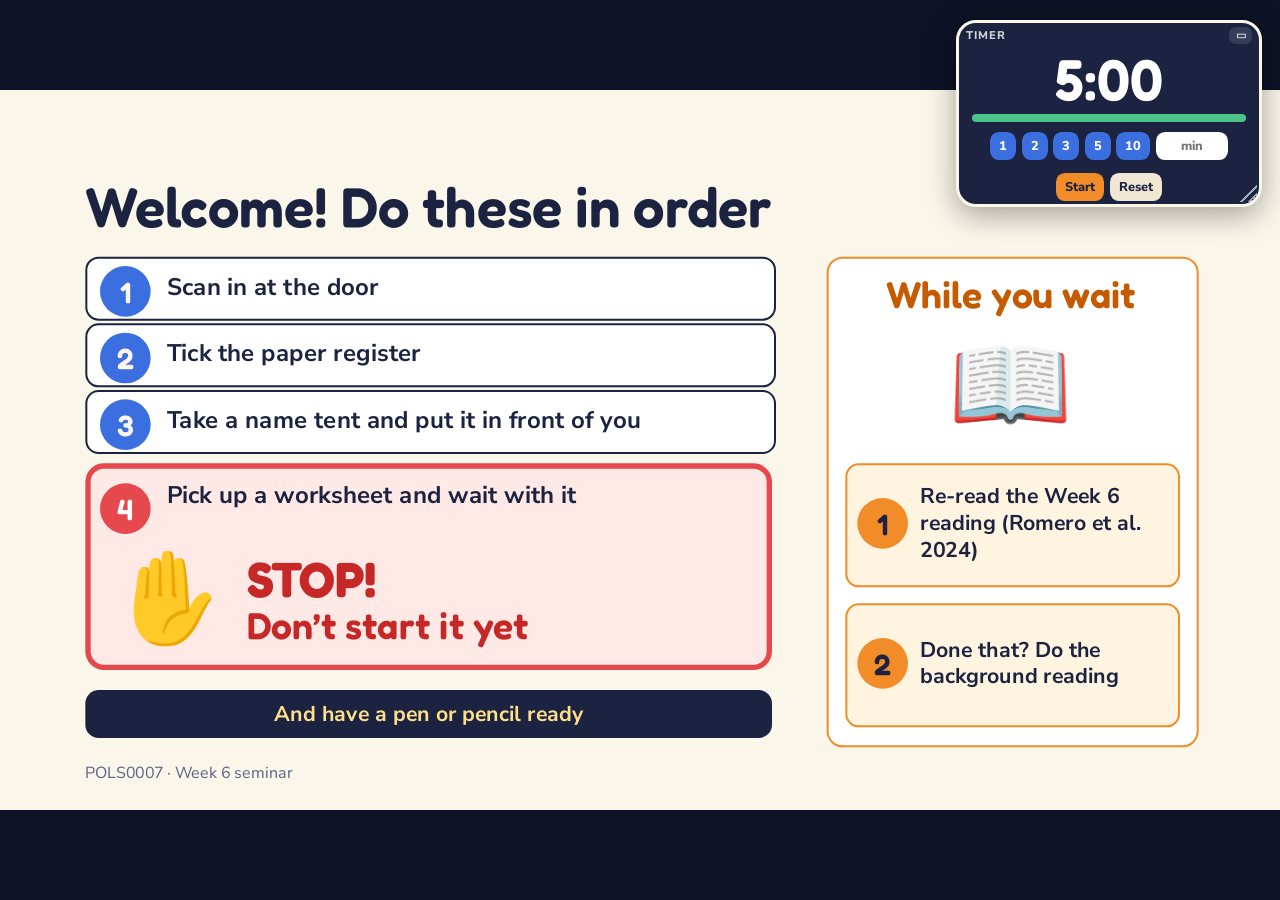
<file: w6-bf270c/index.html>
<!doctype html><html lang="en"><head><meta charset="utf-8"><meta name="viewport" content="width=device-width,initial-scale=1"><meta name="robots" content="noindex,nofollow">
<title>POLS0007 Week 6 Seminar: Randomisation</title>
<link rel="preconnect" href="https://fonts.googleapis.com"><link href="https://fonts.googleapis.com/css2?family=Fredoka:wght@400..700&family=Nunito+Sans:wght@400;700;800&display=swap" rel="stylesheet">
<style>
html,body{margin:0;height:100%;background:#0d1226;overflow:hidden;font-family:'Nunito Sans',Arial,sans-serif}
#stage{position:absolute;left:0;top:0;width:1920px;height:1080px;transform-origin:0 0;background:#FBF6EA;overflow:hidden}
#stage>section{position:absolute;left:0;top:0;width:1920px;height:1080px;box-sizing:border-box;overflow:hidden;opacity:0;visibility:hidden;transition:opacity .35s ease,visibility 0s .35s}
#stage>section.cur{opacity:1;visibility:visible;transition:opacity .35s ease}
#stage aside{display:none}
#stage p,#stage h1,#stage h2,#stage h3{margin:0}
#stage [data-build-in]{opacity:0;transition:opacity .45s ease,translate .45s ease,scale .45s ease}
#stage [data-build-in^=rise]{translate:0 28px}
#stage [data-build-in^=pop]{scale:.8}
#stage [data-build-in].on{opacity:1;translate:0 0;scale:1}
x-shape{display:block}
x-shape[kind=arrow-right]{clip-path:polygon(0 30%,62% 30%,62% 0,100% 50%,62% 100%,62% 70%,0 70%)}
/* HUD */
#hud{position:fixed;left:50%;bottom:14px;transform:translateX(-50%);display:flex;gap:8px;align-items:center;background:rgba(27,35,64,.92);color:#fff;border-radius:999px;padding:6px 10px;font-weight:700;font-size:14px;opacity:0;transition:opacity .3s;z-index:50}
#hud.show{opacity:1}
#hud button{font:inherit;color:#fff;background:transparent;border:0;border-radius:999px;padding:6px 12px;cursor:pointer}
#hud button:hover{background:rgba(255,255,255,.18)}
/* picker */
#pick{position:fixed;inset:0;background:#0d1226;z-index:80;display:none;flex-direction:column;padding:24px 4vw;color:#fff}
#pick.open{display:flex}
#pick input{font:inherit;font-size:20px;padding:12px 16px;border-radius:12px;border:3px solid #3B6FE0;background:#fff;color:#1B2340;margin-bottom:12px}
#plist{overflow:auto;flex:1}
.ph{font-family:Fredoka,sans-serif;font-weight:600;color:#F28C28;margin:14px 0 4px;font-size:15px;letter-spacing:1px;text-transform:uppercase}
.pi{display:flex;gap:12px;padding:7px 12px;border-radius:10px;cursor:pointer;font-size:18px}
.pi b{width:42px;color:#8FB3FF}
.pi.sel,.pi:hover{background:#3B6FE0}
.pi.here b::after{content:' •'}
#help{position:fixed;right:16px;top:16px;background:#fff;color:#1B2340;border:3px solid #1B2340;border-radius:16px;padding:14px 18px;z-index:90;display:none;font-size:15px;line-height:1.6}
#help.open{display:block}
#help kbd{background:#EFE7D3;border-radius:6px;padding:1px 7px;font-weight:800}
/* timer */
#tm{position:fixed;z-index:70;background:#1B2340;color:#fff;border-radius:20px;box-shadow:0 8px 30px rgba(0,0,0,.35);border:3px solid #FBF6EA;user-select:none;touch-action:none;font-size:var(--fs,16px);min-width:10em}
#tm.hidden{display:none}
#tm .hd{display:flex;align-items:center;justify-content:space-between;gap:.4em;padding:.35em .6em;cursor:grab;font-weight:800;font-size:.7em;letter-spacing:.1em;text-transform:uppercase;opacity:.8}
#tm .hd button{font:inherit;color:#fff;background:rgba(255,255,255,.15);border:0;border-radius:.6em;padding:.1em .6em;cursor:pointer}
#tm .tt{font-family:Fredoka,sans-serif;font-weight:600;font-size:3.6em;line-height:1;text-align:center;padding:.05em .2em .1em;font-variant-numeric:tabular-nums}
#tm .bar{height:.5em;margin:0 .8em;background:rgba(255,255,255,.2);border-radius:1em;overflow:hidden}
#tm .bar i{display:block;height:100%;width:100%;background:#4CC38A;transition:width .25s linear,background .3s}
#tm .row{display:flex;flex-wrap:wrap;gap:.35em;justify-content:center;padding:.6em .6em .2em}
#tm .row button,#tm .row input{font:inherit;font-size:.8em;font-weight:800;border-radius:.7em;border:0;padding:.4em .7em;cursor:pointer}
#tm .row .pre{background:#3B6FE0;color:#fff}
#tm .row .go{background:#F28C28;color:#1B2340}
#tm .row .rs{background:#EFE7D3;color:#1B2340}
#tm .row input{width:4.2em;cursor:text;background:#fff;color:#1B2340;text-align:center}
#tm .rz{position:absolute;right:2px;bottom:2px;width:1.1em;height:1.1em;cursor:nwse-resize;opacity:.6;background:linear-gradient(135deg,transparent 50%,#fff 50% 58%,transparent 58% 72%,#fff 72% 80%,transparent 80%)}
#tm.warn .bar i,#tm.warn .tt{color:#F5A04A}#tm.warn .bar i{background:#F28C28}
#tm.crit .bar i{background:#E5484D}#tm.crit .tt{color:#FF8A8E}
#tm.done{animation:fl .6s steps(2) infinite}
@keyframes fl{50%{background:#C0392B}}
#tm.pill .bar,#tm.pill .row,#tm.pill .rz,#tm.pill .hd .lab{display:none}
#tm.pill{border-radius:999px;min-width:0}
#tm.pill .tt{font-size:2.2em;padding:0 .5em .05em}
#tm.pill .hd{justify-content:center;padding:.3em .5em 0}
#stage>section.slide{background:#EFE7D3;color:#1B2340;font-family:'Nunito Sans', Arial, sans-serif;padding:128px 128px 160px;display:flex;flex-direction:column;gap:24px}
#stage>section.slide h2{font-family:'Fredoka', Trebuchet MS, sans-serif;font-size:60px;font-weight:600;line-height:1.1}
#stage>section.slide .foot{position:absolute;left:128px;bottom:40px;width:900px;font-size:24px;color:#5A6385}
@keyframes fin{from{opacity:0}to{opacity:1}}
@keyframes rise{from{opacity:0;transform:translateY(40px)}to{opacity:1;transform:translateY(0px)}}
@keyframes grow{from{opacity:0;transform:scaleY(0)}to{opacity:1;transform:scaleY(1)}}
@keyframes growx{from{opacity:0;transform:scaleX(0)}to{opacity:1;transform:scaleX(1)}}
@keyframes draw{from{stroke-dashoffset:1}to{stroke-dashoffset:0}}
@keyframes drop{from{opacity:0;transform:translateY(-120px)}to{opacity:1;transform:translateY(0px)}}
#stage>section.cur .a10{animation:fin .6s ease 1.0s both}
#stage>section.cur .a100{animation:fin .6s ease 10.0s both}
#stage>section.cur .a102{animation:fin .6s ease 10.2s both}
#stage>section.cur .a110{animation:fin .6s ease 11.0s both}
#stage>section.cur .a12{animation:fin .6s ease 1.2s both}
#stage>section.cur .a120{animation:fin .6s ease 12.0s both}
#stage>section.cur .a14{animation:fin .6s ease 1.4s both}
#stage>section.cur .a15{animation:fin .6s ease 1.5s both}
#stage>section.cur .a16{animation:fin .6s ease 1.6s both}
#stage>section.cur .a18{animation:fin .6s ease 1.8s both}
#stage>section.cur .a2{animation:fin .6s ease 0.2s both}
#stage>section.cur .a20{animation:fin .6s ease 2.0s both}
#stage>section.cur .a22{animation:fin .6s ease 2.2s both}
#stage>section.cur .a24{animation:fin .6s ease 2.4s both}
#stage>section.cur .a26{animation:fin .6s ease 2.6s both}
#stage>section.cur .a28{animation:fin .6s ease 2.8s both}
#stage>section.cur .a3{animation:fin .6s ease 0.3s both}
#stage>section.cur .a30{animation:fin .6s ease 3.0s both}
#stage>section.cur .a32{animation:fin .6s ease 3.1999999999999997s both}
#stage>section.cur .a34{animation:fin .6s ease 3.4s both}
#stage>section.cur .a35{animation:fin .6s ease 3.5s both}
#stage>section.cur .a36{animation:fin .6s ease 3.6s both}
#stage>section.cur .a38{animation:fin .6s ease 3.8s both}
#stage>section.cur .a4{animation:fin .6s ease 0.4s both}
#stage>section.cur .a40{animation:fin .6s ease 4.0s both}
#stage>section.cur .a42{animation:fin .6s ease 4.2s both}
#stage>section.cur .a44{animation:fin .6s ease 4.4s both}
#stage>section.cur .a48{animation:fin .6s ease 4.8s both}
#stage>section.cur .a5{animation:fin .6s ease 0.5s both}
#stage>section.cur .a50{animation:fin .6s ease 4.999999999999999s both}
#stage>section.cur .a52{animation:fin .6s ease 5.2s both}
#stage>section.cur .a54{animation:fin .6s ease 5.4s both}
#stage>section.cur .a56{animation:fin .6s ease 5.6000000000000005s both}
#stage>section.cur .a6{animation:fin .6s ease 0.6s both}
#stage>section.cur .a64{animation:fin .6s ease 6.4s both}
#stage>section.cur .a66{animation:fin .6s ease 6.6s both}
#stage>section.cur .a70{animation:fin .6s ease 7.0s both}
#stage>section.cur .a74{animation:fin .6s ease 7.4s both}
#stage>section.cur .a76{animation:fin .6s ease 7.6s both}
#stage>section.cur .a8{animation:fin .6s ease 0.8s both}
#stage>section.cur .a86{animation:fin .6s ease 8.6s both}
#stage>section.cur .a9{animation:fin .6s ease 0.8999999999999999s both}
#stage>section.cur .a90{animation:fin .6s ease 9.0s both}
#stage>section.cur .a94{animation:fin .6s ease 9.4s both}
#stage>section.cur .a98{animation:fin .6s ease 9.8s both}
#stage>section.cur .d20_10{stroke-dasharray:1;animation:draw 1.0s ease 2.0s both}
#stage>section.cur .d74_10{stroke-dasharray:1;animation:draw 1.0s ease 7.4s both}
#stage>section.cur .d86_10{stroke-dasharray:1;animation:draw 1.0s ease 8.6s both}
#stage>section.cur .d8_10{stroke-dasharray:1;animation:draw 1.0s ease 0.8s both}
#stage>section.cur .g10{transform-box:fill-box;transform-origin:50% 100%;animation:grow .7s ease 1.02s both}
#stage>section.cur .g11{transform-box:fill-box;transform-origin:50% 100%;animation:grow .7s ease 1.1400000000000001s both}
#stage>section.cur .g12{transform-box:fill-box;transform-origin:50% 100%;animation:grow .7s ease 1.22s both}
#stage>section.cur .g13{transform-box:fill-box;transform-origin:50% 100%;animation:grow .7s ease 1.34s both}
#stage>section.cur .g14{transform-box:fill-box;transform-origin:50% 100%;animation:grow .7s ease 1.42s both}
#stage>section.cur .g15{transform-box:fill-box;transform-origin:50% 100%;animation:grow .7s ease 1.54s both}
#stage>section.cur .g16{transform-box:fill-box;transform-origin:50% 100%;animation:grow .7s ease 1.62s both}
#stage>section.cur .g17{transform-box:fill-box;transform-origin:50% 100%;animation:grow .7s ease 1.7000000000000002s both}
#stage>section.cur .g29{transform-box:fill-box;transform-origin:50% 100%;animation:grow .7s ease 2.94s both}
#stage>section.cur .g3{transform-box:fill-box;transform-origin:50% 100%;animation:grow .7s ease 0.3s both}
#stage>section.cur .g30{transform-box:fill-box;transform-origin:50% 100%;animation:grow .7s ease 3.02s both}
#stage>section.cur .g31{transform-box:fill-box;transform-origin:50% 100%;animation:grow .7s ease 3.1399999999999997s both}
#stage>section.cur .g32{transform-box:fill-box;transform-origin:50% 100%;animation:grow .7s ease 3.2199999999999998s both}
#stage>section.cur .g33{transform-box:fill-box;transform-origin:50% 100%;animation:grow .7s ease 3.34s both}
#stage>section.cur .g34{transform-box:fill-box;transform-origin:50% 100%;animation:grow .7s ease 3.42s both}
#stage>section.cur .g35{transform-box:fill-box;transform-origin:50% 100%;animation:grow .7s ease 3.54s both}
#stage>section.cur .g36{transform-box:fill-box;transform-origin:50% 100%;animation:grow .7s ease 3.62s both}
#stage>section.cur .g37{transform-box:fill-box;transform-origin:50% 100%;animation:grow .7s ease 3.7s both}
#stage>section.cur .g49{transform-box:fill-box;transform-origin:50% 100%;animation:grow .7s ease 4.94s both}
#stage>section.cur .g50{transform-box:fill-box;transform-origin:50% 100%;animation:grow .7s ease 5.0200000000000005s both}
#stage>section.cur .g51{transform-box:fill-box;transform-origin:50% 100%;animation:grow .7s ease 5.140000000000001s both}
#stage>section.cur .g52{transform-box:fill-box;transform-origin:50% 100%;animation:grow .7s ease 5.220000000000001s both}
#stage>section.cur .g53{transform-box:fill-box;transform-origin:50% 100%;animation:grow .7s ease 5.340000000000001s both}
#stage>section.cur .g54{transform-box:fill-box;transform-origin:50% 100%;animation:grow .7s ease 5.42s both}
#stage>section.cur .g55{transform-box:fill-box;transform-origin:50% 100%;animation:grow .7s ease 5.54s both}
#stage>section.cur .g56{transform-box:fill-box;transform-origin:50% 100%;animation:grow .7s ease 5.62s both}
#stage>section.cur .g57{transform-box:fill-box;transform-origin:50% 100%;animation:grow .7s ease 5.7s both}
#stage>section.cur .g58{transform-box:fill-box;transform-origin:50% 100%;animation:grow .7s ease 5.8s both}
#stage>section.cur .g59{transform-box:fill-box;transform-origin:50% 100%;animation:grow .7s ease 5.8999999999999995s both}
#stage>section.cur .g6{transform-box:fill-box;transform-origin:50% 100%;animation:grow .7s ease 0.6s both}
#stage>section.cur .g60{transform-box:fill-box;transform-origin:50% 100%;animation:grow .7s ease 6.0s both}
#stage>section.cur .g61{transform-box:fill-box;transform-origin:50% 100%;animation:grow .7s ease 6.1s both}
#stage>section.cur .g62{transform-box:fill-box;transform-origin:50% 100%;animation:grow .7s ease 6.2s both}
#stage>section.cur .g63{transform-box:fill-box;transform-origin:50% 100%;animation:grow .7s ease 6.3s both}
#stage>section.cur .g64{transform-box:fill-box;transform-origin:50% 100%;animation:grow .7s ease 6.4s both}
#stage>section.cur .g65{transform-box:fill-box;transform-origin:50% 100%;animation:grow .7s ease 6.5s both}
#stage>section.cur .g66{transform-box:fill-box;transform-origin:50% 100%;animation:grow .7s ease 6.6s both}
#stage>section.cur .g67{transform-box:fill-box;transform-origin:50% 100%;animation:grow .7s ease 6.7s both}
#stage>section.cur .g68{transform-box:fill-box;transform-origin:50% 100%;animation:grow .7s ease 6.8s both}
#stage>section.cur .g69{transform-box:fill-box;transform-origin:50% 100%;animation:grow .7s ease 6.9s both}
#stage>section.cur .g9{transform-box:fill-box;transform-origin:50% 100%;animation:grow .7s ease 0.9400000000000001s both}
#stage>section.cur .p56{animation:drop .6s ease 5.6s both}
#stage>section.cur .p57{animation:drop .6s ease 5.72s both}
#stage>section.cur .p58{animation:drop .6s ease 5.84s both}
#stage>section.cur .p60{animation:drop .6s ease 5.96s both}
#stage>section.cur .p61{animation:drop .6s ease 6.08s both}
#stage>section.cur .p62{animation:drop .6s ease 6.199999999999999s both}
#stage>section.cur .p63{animation:drop .6s ease 6.319999999999999s both}
#stage>section.cur .p64{animation:drop .6s ease 6.4399999999999995s both}
#stage>section.cur .p66{animation:drop .6s ease 6.56s both}
#stage>section.cur .p67{animation:drop .6s ease 6.68s both}
#stage>section.cur .p68{animation:drop .6s ease 6.8s both}
#stage>section.cur .p69{animation:drop .6s ease 6.92s both}
#stage>section.cur .p70{animation:drop .6s ease 7.039999999999999s both}
#stage>section.cur .p72{animation:drop .6s ease 7.16s both}
#stage>section.cur .p73{animation:drop .6s ease 7.279999999999999s both}
#stage>section.cur .p74{animation:drop .6s ease 7.3999999999999995s both}
#stage>section.cur .p75{animation:drop .6s ease 7.52s both}
#stage>section.cur .p76{animation:drop .6s ease 7.64s both}
#stage>section.cur .p78{animation:drop .6s ease 7.76s both}
#stage>section.cur .p79{animation:drop .6s ease 7.879999999999999s both}
#stage>section.cur .p80{animation:drop .6s ease 8.0s both}
#stage>section.cur .p81{animation:drop .6s ease 8.12s both}
#stage>section.cur .p82{animation:drop .6s ease 8.239999999999998s both}
#stage>section.cur .p84{animation:drop .6s ease 8.36s both}
#stage>section.cur .p85{animation:drop .6s ease 8.48s both}
#stage>section.cur .p86{animation:drop .6s ease 8.6s both}
#stage>section.cur .p87{animation:drop .6s ease 8.719999999999999s both}
#stage>section.cur .p88{animation:drop .6s ease 8.84s both}
#stage>section.cur .p90{animation:drop .6s ease 8.959999999999999s both}
#stage>section.cur .p91{animation:drop .6s ease 9.08s both}
#stage>section.cur .r14{animation:rise .7s ease 1.4s both}
#stage>section.cur .r28{animation:rise .7s ease 2.8s both}
#stage>section.cur .r42{animation:rise .7s ease 4.199999999999999s both}
#stage>section.cur .x18{transform-box:fill-box;transform-origin:0% 50%;animation:growx .9s ease 1.8s both}
#stage>section.cur .x6{transform-box:fill-box;transform-origin:0% 50%;animation:growx .9s ease 0.6s both}

</style></head><body>
<div id="stage">
<section id="welcome" data-transition="fade" style="background:#FBF6EA;color:#1B2340;font-family:'Nunito Sans', Arial, sans-serif;padding:128px 128px 160px;display:flex;flex-direction:column;gap:24px">
<div style="position:absolute;left:0;top:0;width:1920px;height:1080px;background:#FBF6EA"></div><h2 style="position:relative;font-family:'Fredoka', Trebuchet MS, sans-serif;font-size:84px;font-weight:600;line-height:1.1">Welcome! Do these in order</h2><div style="position:absolute;left:128px;top:250px;width:1030px;height:90px;background:#FFFFFF;border:3px solid #1B2340;border-radius:20px"></div><div style="position:absolute;left:150px;top:264px;width:76px;height:76px;border-radius:38px;background:#3B6FE0;display:flex;align-items:center;justify-content:center"><p style="font-family:'Fredoka', Trebuchet MS, sans-serif;font-size:44px;font-weight:600;color:#FBF6EA">1</p></div><div style="position:absolute;left:250px;top:250px;width:890px;height:90px;display:flex;flex-direction:column;justify-content:center"><p style="font-size:36px;font-weight:700;line-height:1.25;color:#1B2340">Scan in at the door</p></div><div style="position:absolute;left:128px;top:350px;width:1030px;height:90px;background:#FFFFFF;border:3px solid #1B2340;border-radius:20px"></div><div style="position:absolute;left:150px;top:364px;width:76px;height:76px;border-radius:38px;background:#3B6FE0;display:flex;align-items:center;justify-content:center"><p style="font-family:'Fredoka', Trebuchet MS, sans-serif;font-size:44px;font-weight:600;color:#FBF6EA">2</p></div><div style="position:absolute;left:250px;top:350px;width:890px;height:90px;display:flex;flex-direction:column;justify-content:center"><p style="font-size:36px;font-weight:700;line-height:1.25;color:#1B2340">Tick the paper register</p></div><div style="position:absolute;left:128px;top:450px;width:1030px;height:90px;background:#FFFFFF;border:3px solid #1B2340;border-radius:20px"></div><div style="position:absolute;left:150px;top:464px;width:76px;height:76px;border-radius:38px;background:#3B6FE0;display:flex;align-items:center;justify-content:center"><p style="font-family:'Fredoka', Trebuchet MS, sans-serif;font-size:44px;font-weight:600;color:#FBF6EA">3</p></div><div style="position:absolute;left:250px;top:450px;width:890px;height:90px;display:flex;flex-direction:column;justify-content:center"><p style="font-size:36px;font-weight:700;line-height:1.25;color:#1B2340">Take a name tent and put it in front of you</p></div><div style="position:absolute;left:128px;top:560px;width:1030px;height:310px;background:#FFE9E6;border:8px solid #E5484D;border-radius:28px;box-sizing:border-box"></div><div style="position:absolute;left:150px;top:590px;width:76px;height:76px;border-radius:38px;background:#E5484D;display:flex;align-items:center;justify-content:center"><p style="font-family:'Fredoka', Trebuchet MS, sans-serif;font-size:44px;font-weight:600;color:#FFFFFF">4</p></div><div style="position:absolute;left:250px;top:586px;width:880px"><p style="font-size:36px;font-weight:700;line-height:1.25;color:#1B2340">Pick up a worksheet and wait with it</p></div><div style="position:absolute;left:160px;top:690px;width:190px;height:150px;display:flex;align-items:center;justify-content:center"><p style="font-size:130px;line-height:1">✋</p></div><div style="position:absolute;left:370px;top:680px;width:760px;height:170px;display:flex;flex-direction:column;justify-content:center"><p style="font-family:'Fredoka', Trebuchet MS, sans-serif;font-size:74px;font-weight:700;line-height:1.05;color:#C62828">STOP!</p><p style="font-family:'Fredoka', Trebuchet MS, sans-serif;font-size:56px;font-weight:600;line-height:1.1;color:#C62828">Don’t start it yet</p></div><div style="position:absolute;left:128px;top:900px;width:1030px;height:72px;background:#1B2340;border-radius:20px;display:flex;flex-direction:column;justify-content:center"><p style="font-size:32px;font-weight:700;color:#FFE08A;text-align:center">And have a pen or pencil ready</p></div><div style="position:absolute;left:1240px;top:250px;width:552px;height:730px;background:#FFFFFF;border:3px solid #F28C28;border-radius:24px"></div><p style="position:absolute;left:1240px;top:276px;width:552px;font-family:'Fredoka', Trebuchet MS, sans-serif;font-size:56px;font-weight:600;text-align:center;line-height:1.1;color:#C55A00">While you wait</p><p style="position:absolute;left:1240px;top:370px;width:552px;font-size:150px;text-align:center;line-height:1">📖</p><div style="position:absolute;left:1268px;top:560px;width:496px;height:180px;background:#FFF4E0;border:3px solid #F28C28;border-radius:20px"></div><div style="position:absolute;left:1286px;top:612px;width:76px;height:76px;border-radius:38px;background:#F28C28;display:flex;align-items:center;justify-content:center"><p style="font-family:'Fredoka', Trebuchet MS, sans-serif;font-size:44px;font-weight:600;color:#1B2340">1</p></div><div style="position:absolute;left:1380px;top:560px;width:370px;height:180px;display:flex;flex-direction:column;justify-content:center"><p style="font-size:32px;font-weight:700;line-height:1.25;color:#1B2340">Re-read the Week 6 reading (Romero et al. 2024)</p></div><div style="position:absolute;left:1268px;top:770px;width:496px;height:180px;background:#FFF4E0;border:3px solid #F28C28;border-radius:20px"></div><div style="position:absolute;left:1286px;top:822px;width:76px;height:76px;border-radius:38px;background:#F28C28;display:flex;align-items:center;justify-content:center"><p style="font-family:'Fredoka', Trebuchet MS, sans-serif;font-size:44px;font-weight:600;color:#1B2340">2</p></div><div style="position:absolute;left:1380px;top:770px;width:370px;height:180px;display:flex;flex-direction:column;justify-content:center"><p style="font-size:32px;font-weight:700;line-height:1.25;color:#1B2340">Done that? Do the background reading</p></div><p style="position:absolute;left:128px;bottom:40px;width:900px;font-size:24px;color:#5A6385">POLS0007 · Week 6 seminar</p>
<aside>Leave this up as people arrive. Steps 1 to 4 are the routine; the right-hand card is what to do while we wait. The worksheet stays face down until we start together, and nobody writes on it yet.</aside>
</section>
<section id="takeaways-start" class="slide" data-transition="fade">
<h2>Five ideas to take away today</h2>
<div style="position:absolute;left:128px;top:232px;width:1664px;height:134px;background:#FFFFFF;border:4px solid #3B6FE0;border-radius:20px;"></div><svg aria-label="Number 1" width="80" height="80" viewBox="0 0 80 80" xmlns="http://www.w3.org/2000/svg" style="position:absolute;left:168px;top:259px;width:80px;height:80px;"><circle cx="40" cy="40" r="38" fill="#3B6FE0" stroke="#1B2340" stroke-width="3"/></svg><p style="font-family:'Fredoka', Trebuchet MS, sans-serif;font-size:48px;font-weight:700;line-height:1.3;color:#FFFFFF;text-align:center;position:absolute;left:168px;top:272px;width:80px;">1</p><p style="font-size:42px;font-weight:400;line-height:1.2;color:#1B2340;text-align:left;position:absolute;left:280px;top:248px;width:1480px;">Randomisation makes the two groups <b>alike on average</b>, so there is no self-selection bias.</p><div style="position:absolute;left:128px;top:382px;width:1664px;height:134px;background:#FFFFFF;border:4px solid #F28C28;border-radius:20px;"></div><svg aria-label="Number 2" width="80" height="80" viewBox="0 0 80 80" xmlns="http://www.w3.org/2000/svg" style="position:absolute;left:168px;top:409px;width:80px;height:80px;"><circle cx="40" cy="40" r="38" fill="#F28C28" stroke="#1B2340" stroke-width="3"/></svg><p style="font-family:'Fredoka', Trebuchet MS, sans-serif;font-size:48px;font-weight:700;line-height:1.3;color:#1B2340;text-align:center;position:absolute;left:168px;top:422px;width:80px;">2</p><p style="font-size:42px;font-weight:400;line-height:1.2;color:#1B2340;text-align:left;position:absolute;left:280px;top:398px;width:1480px;"><b>Self-selection bias</b> = average Y0 of the treated group − average Y0 of the control group.</p><div style="position:absolute;left:128px;top:532px;width:1664px;height:134px;background:#FFFFFF;border:4px solid #B58900;border-radius:20px;"></div><svg aria-label="Number 3" width="80" height="80" viewBox="0 0 80 80" xmlns="http://www.w3.org/2000/svg" style="position:absolute;left:168px;top:559px;width:80px;height:80px;"><circle cx="40" cy="40" r="38" fill="#B58900" stroke="#1B2340" stroke-width="3"/></svg><p style="font-family:'Fredoka', Trebuchet MS, sans-serif;font-size:48px;font-weight:700;line-height:1.3;color:#FFFFFF;text-align:center;position:absolute;left:168px;top:572px;width:80px;">3</p><p style="font-size:42px;font-weight:400;line-height:1.2;color:#1B2340;text-align:left;position:absolute;left:280px;top:548px;width:1480px;"><b>Alike on average is not identical:</b> any single lottery leaves small chance differences.</p><div style="position:absolute;left:128px;top:682px;width:1664px;height:134px;background:#FFFFFF;border:4px solid #3B6FE0;border-radius:20px;"></div><svg aria-label="Number 4" width="80" height="80" viewBox="0 0 80 80" xmlns="http://www.w3.org/2000/svg" style="position:absolute;left:168px;top:709px;width:80px;height:80px;"><circle cx="40" cy="40" r="38" fill="#3B6FE0" stroke="#1B2340" stroke-width="3"/></svg><p style="font-family:'Fredoka', Trebuchet MS, sans-serif;font-size:48px;font-weight:700;line-height:1.3;color:#FFFFFF;text-align:center;position:absolute;left:168px;top:722px;width:80px;">4</p><p style="font-size:42px;font-weight:400;line-height:1.2;color:#1B2340;text-align:left;position:absolute;left:280px;top:698px;width:1480px;">Randomisation is <b>unbiased at any sample size</b>. Larger samples only make chance differences smaller, and they are never exactly zero.</p><div style="position:absolute;left:128px;top:832px;width:1664px;height:134px;background:#FFFFFF;border:4px solid #F28C28;border-radius:20px;"></div><svg aria-label="Number 5" width="80" height="80" viewBox="0 0 80 80" xmlns="http://www.w3.org/2000/svg" style="position:absolute;left:168px;top:859px;width:80px;height:80px;"><circle cx="40" cy="40" r="38" fill="#F28C28" stroke="#1B2340" stroke-width="3"/></svg><p style="font-family:'Fredoka', Trebuchet MS, sans-serif;font-size:48px;font-weight:700;line-height:1.3;color:#1B2340;text-align:center;position:absolute;left:168px;top:872px;width:80px;">5</p><p style="font-size:42px;font-weight:400;line-height:1.2;color:#1B2340;text-align:left;position:absolute;left:280px;top:848px;width:1480px;"><b>Statistically significant:</b> chance alone would rarely produce a difference this big. <b>Not significant:</b> it could easily be chance.</p>
<aside>About 1 min. Read these out as the plan for the session; we come back to the same five at the end. Do not explain them yet.</aside>
</section>
<section id="setting" class="slide" data-transition="fade">
<h2>The setting: Puebla, Mexico</h2>
<svg aria-label="Outline map of Mexico" style="position:absolute;left:128px;top:230px" width="900" height="600" viewBox="0 0 900 600"><path d="M 0.0 6.0 L 71.4 0.0 L 68.7 6.3 L 181.2 44.9 L 263.8 44.7 L 263.9 31.3 L 315.3 31.3 L 326.1 42.8 L 358.9 67.3 L 376.2 102.0 L 391.5 111.8 L 416.2 121.5 L 434.9 95.9 L 459.1 95.3 L 480.1 108.2 L 505.2 149.4 L 522.7 167.8 L 529.3 190.5 L 537.6 205.7 L 581.8 222.9 L 593.4 221.9 L 581.9 250.4 L 576.7 273.7 L 574.5 317.1 L 571.6 332.9 L 576.8 350.6 L 586.0 366.4 L 591.9 391.5 L 611.6 415.7 L 618.6 434.1 L 630.2 450.1 L 661.7 458.7 L 674.0 472.2 L 700.0 463.2 L 722.6 459.9 L 763.6 448.5 L 782.4 435.3 L 789.5 416.4 L 792.0 389.2 L 797.1 379.7 L 817.2 371.2 L 848.6 363.7 L 874.9 364.9 L 892.9 362.1 L 900.0 369.0 L 899.0 384.6 L 883.0 403.8 L 876.0 423.6 L 881.5 429.2 L 869.6 468.5 L 862.0 460.2 L 850.2 461.1 L 839.5 480.7 L 834.2 476.9 L 830.6 478.4 L 830.8 483.1 L 775.6 482.8 L 775.6 501.1 L 762.2 501.1 L 784.2 519.4 L 787.5 526.5 L 792.3 528.4 L 791.6 539.5 L 753.5 539.6 L 739.2 566.0 L 743.4 572.0 L 739.9 579.6 L 739.2 589.0 L 705.6 554.2 L 690.3 543.6 L 666.1 535.2 L 649.5 537.5 L 625.6 549.7 L 610.7 552.9 L 567.5 538.2 L 539.7 523.4 L 517.5 518.8 L 483.9 503.8 L 459.0 488.3 L 451.5 479.6 L 434.9 477.7 L 404.5 467.4 L 392.2 452.7 L 360.3 434.3 L 345.4 413.8 L 338.3 398.1 L 348.2 394.9 L 345.2 385.7 L 352.0 377.2 L 352.2 366.0 L 342.1 351.5 L 339.5 338.6 L 329.5 322.3 L 303.3 290.1 L 273.5 264.7 L 259.0 244.6 L 233.6 231.3 L 228.1 223.4 L 232.6 203.4 L 217.5 195.8 L 200.0 180.1 L 192.6 157.5 L 176.6 154.8 L 145.5 122.0 L 144.2 111.9 L 128.2 87.5 L 117.7 62.7 L 118.1 50.2 L 96.7 37.4 L 86.7 38.8 L 69.8 29.8 L 65.0 43.0 L 70.0 58.5 L 72.8 82.9 L 110.0 126.2 L 114.5 128.5 L 118.4 139.6 L 123.7 139.2 L 129.6 160.1 L 138.6 168.3 L 145.0 179.8 L 163.6 196.3 L 173.5 226.4 L 190.5 255.8 L 192.2 272.9 L 206.5 273.9 L 229.1 303.1 L 228.4 308.9 L 215.9 320.8 L 210.7 320.7 L 202.8 301.0 L 183.4 282.5 L 146.8 258.6 L 147.8 234.9 L 143.3 217.3 L 108.7 192.8 L 104.8 197.0 L 97.3 188.6 L 79.0 180.7 L 61.5 161.9 L 63.7 159.5 L 75.9 161.3 L 86.9 149.2 L 88.0 134.6 L 65.2 111.5 L 47.8 102.5 L 12.1 35.2 L 0.0 6.0 Z" fill="#FBF6EA" stroke="#1B2340" stroke-width="3" stroke-linejoin="round"/></svg>
<div style="position:absolute;left:656px;top:655px;width:12px;height:12px;border-radius:50%;background:#5A6385;"></div>
<p style="font-size:26px;font-weight:700;line-height:1.2;color:#5A6385;position:absolute;left:458px;top:617px;width:190px;text-align:right;">Mexico City</p>
<div data-build-in="fade 1" style="position:absolute;left:672px;top:655px;width:36px;height:36px;border-radius:50%;background:#FFE08A;border:4px solid #1B2340;"></div>
<p data-build-in="fade 1" style="font-size:38px;font-weight:700;line-height:1.2;position:absolute;left:718px;top:667px;width:160px;">Puebla</p>
<div data-build-in="fade 2" style="position:absolute;left:1090px;top:230px;width:702px;height:190px;background:#FFFFFF;border:3px solid #1B2340;border-radius:20px;display:flex;flex-direction:column;justify-content:center;"><div style="padding:12px 28px;display:flex;flex-direction:column;gap:6px"><p style="font-family:'Fredoka', Trebuchet MS, sans-serif;font-size:56px;font-weight:600;line-height:1.1;color:#1B2340">59%</p><p style="font-size:30px;font-weight:400;line-height:1.3">of people in Puebla live in poverty, against 36% across Mexico</p></div></div>
<div data-build-in="fade 3" style="position:absolute;left:1090px;top:440px;width:702px;height:190px;background:#FFFFFF;border:3px solid #1B2340;border-radius:20px;display:flex;flex-direction:column;justify-content:center;"><div style="padding:12px 28px;display:flex;flex-direction:column;gap:6px"><p style="font-family:'Fredoka', Trebuchet MS, sans-serif;font-size:56px;font-weight:600;line-height:1.1;color:#1B2340">Under half</p><p style="font-size:30px;font-weight:400;line-height:1.3">of Mexican pupils leave primary school with basic proficiency in maths and Spanish</p></div></div>
<div data-build-in="fade 4" style="position:absolute;left:1090px;top:650px;width:702px;height:190px;background:#FFFFFF;border:3px solid #1B2340;border-radius:20px;display:flex;flex-direction:column;justify-content:center;"><div style="padding:12px 28px;display:flex;flex-direction:column;gap:6px"><p style="font-family:'Fredoka', Trebuchet MS, sans-serif;font-size:56px;font-weight:600;line-height:1.1;color:#1B2340">Low spending</p><p style="font-size:30px;font-weight:400;line-height:1.3">Mexico spends less per pupil than almost any other OECD country</p></div></div>
<div data-build-in="fade 5" style="position:absolute;left:128px;top:860px;width:1664px;height:92px;background:#1B2340;border-radius:20px;display:flex;flex-direction:column;justify-content:center;"><div style="padding:12px 40px;display:flex;flex-direction:column;gap:8px"><p style="font-size:34px;font-weight:700;line-height:1.3;color:#FBF6EA;">Low spending is often blamed. Would giving schools more money raise learning?</p></div></div>
<p class="foot">POLS0007 · Week 6 seminar</p>
<aside>Keep this to about 90 seconds. Click 1: Puebla appears on the map (south-east of Mexico City). Click 2: poverty, 59% in Puebla against 36% across Mexico. Click 3: fewer than half of pupils leave primary school with basic proficiency in maths and Spanish. Click 4: Mexico spends less per pupil than almost any other OECD country. Click 5: the question the whole study asks. Facts are from the first page of the curated reading.</aside>
</section>
<section id="study" class="slide" data-transition="fade">
<h2>The study: a lottery for grants</h2>
<div data-build-in="fade 1" style="position:absolute;left:128px;top:350px;width:400px;height:240px;background:#FFFFFF;border:3px solid #1B2340;border-radius:20px;display:flex;flex-direction:column;justify-content:center;"><div style="padding:12px 28px;display:flex;flex-direction:column;gap:6px"><p style="font-family:'Fredoka', Trebuchet MS, sans-serif;font-size:84px;font-weight:600;line-height:1.1">200</p><p style="font-size:30px;font-weight:700;line-height:1.3">primary schools applied for the grant</p></div></div>
<x-shape data-build-in="fade 2" kind="arrow-right" style="position:absolute;left:540px;top:453px;width:50px;height:34px;background:#1B2340"></x-shape>
<div data-build-in="fade 2" style="position:absolute;left:600px;top:375px;width:190px;height:190px;border-radius:50%;background:#FFE08A;border:3px solid #1B2340;"></div>
<p data-build-in="fade 2" style="font-size:32px;font-weight:700;line-height:1.2;position:absolute;left:615px;top:432px;width:160px;text-align:center;">Random lottery</p>
<x-shape data-build-in="fade 2" kind="arrow-right" style="position:absolute;left:800px;top:453px;width:50px;height:34px;background:#1B2340"></x-shape>
<div data-build-in="fade 2" style="position:absolute;left:856px;top:350px;width:6px;height:240px;background:#1B2340;"></div>
<x-shape data-build-in="fade 3" kind="arrow-right" style="position:absolute;left:862px;top:333px;width:54px;height:34px;background:#1B2340"></x-shape>
<x-shape data-build-in="fade 3" kind="arrow-right" style="position:absolute;left:862px;top:573px;width:54px;height:34px;background:#1B2340"></x-shape>
<div data-build-in="fade 3" style="position:absolute;left:920px;top:250px;width:430px;height:200px;background:#FFFFFF;border:4px solid #3B6FE0;border-radius:20px;display:flex;flex-direction:column;justify-content:center;"><div style="padding:12px 28px;display:flex;flex-direction:column;gap:6px"><p style="font-family:'Fredoka', Trebuchet MS, sans-serif;font-size:56px;font-weight:600;line-height:1.1;color:#2F5FD0">X = 1</p><p style="font-size:32px;font-weight:700;line-height:1.3">101 schools get the grant</p></div></div>
<div data-build-in="fade 3" style="position:absolute;left:920px;top:490px;width:430px;height:200px;background:#FFFFFF;border:4px solid #F28C28;border-radius:20px;display:flex;flex-direction:column;justify-content:center;"><div style="padding:12px 28px;display:flex;flex-direction:column;gap:6px"><p style="font-family:'Fredoka', Trebuchet MS, sans-serif;font-size:56px;font-weight:600;line-height:1.1;color:#C55A00">X = 0</p><p style="font-size:32px;font-weight:700;line-height:1.3">99 schools do not</p></div></div>
<div data-build-in="fade 4" style="position:absolute;left:1350px;top:347px;width:44px;height:6px;background:#1B2340;"></div>
<div data-build-in="fade 4" style="position:absolute;left:1350px;top:587px;width:44px;height:6px;background:#1B2340;"></div>
<div data-build-in="fade 4" style="position:absolute;left:1394px;top:350px;width:6px;height:240px;background:#1B2340;"></div>
<x-shape data-build-in="fade 4" kind="arrow-right" style="position:absolute;left:1402px;top:453px;width:44px;height:34px;background:#1B2340"></x-shape>
<div data-build-in="fade 4" style="position:absolute;left:1452px;top:290px;width:340px;height:360px;background:#FFFFFF;border:3px solid #1B2340;border-radius:20px;display:flex;flex-direction:column;justify-content:center;"><div style="padding:12px 28px;display:flex;flex-direction:column;gap:6px"><p style="font-family:'Fredoka', Trebuchet MS, sans-serif;font-size:72px;font-weight:600;line-height:1.1">Y</p><p style="font-size:28px;font-weight:400;line-height:1.3">Test scores in maths and Spanish at the end of primary school (age 11–12), June 2018</p></div></div>
<div data-build-in="fade 5" style="position:absolute;left:128px;top:730px;width:1664px;height:90px;background:#1B2340;border-radius:20px;display:flex;flex-direction:column;justify-content:center;"><div style="padding:12px 40px;display:flex;flex-direction:column;gap:8px"><p style="font-size:34px;font-weight:700;line-height:1.3;color:#FBF6EA;">X is the treatment: grant or no grant. Y is the outcome: test scores.</p></div></div>
<div data-build-in="fade 6" style="position:absolute;left:128px;top:840px;width:1664px;height:110px;background:#FFFFFF;border:3px solid #1B2340;border-radius:20px;display:flex;flex-direction:column;justify-content:center;"><div style="padding:12px 28px;display:flex;flex-direction:column;gap:6px"><p style="font-size:30px;font-weight:400;line-height:1.3">A cash grant, paid directly to the school, to spend on improvements. The same test was also taken in 2015, before any grants were paid.</p></div></div>
<p class="foot">POLS0007 · Week 6 seminar</p>
<aside>Walk left to right. Click 1: 200 primary schools in Puebla applied for the grant. Click 2: the government could fund about half, so it ran a lottery. Click 3: 101 schools got the grant (X = 1, blue) and 99 did not (X = 0, orange); same colours as last week. Click 4: Y is the outcome, test scores on the national test (PLANEA) at the end of primary school, June 2018, a year after the last grant was paid. Click 5: say the difference out loud: X is what the school gets, Y is what we measure. Click 6: the grant is cash paid to the school; the same test was taken in 2015 as a baseline. Deliberately NOT on this slide: the size of the grant (US$16 per pupil per year). That is saved for Question 3(ii).</aside>
</section>
<section id="ways" class="slide" data-transition="fade">
<h2>Four ways to run a lottery</h2>
<p style="font-size:26px;font-weight:400;line-height:1.3;color:#5A6385;text-align:left;position:absolute;left:128px;top:950px;width:1000px;">Blue = treatment, orange = control</p><div data-build-in="fade 1" style="position:absolute;left:128px;top:235px;width:392px;height:700px;background:#FFFFFF;border:4px solid #1B2340;border-radius:20px;"></div><p data-build-in="fade 1" style="font-family:'Fredoka', Trebuchet MS, sans-serif;font-size:46px;font-weight:600;line-height:1.3;color:#1B2340;text-align:left;position:absolute;left:152px;top:250px;width:344px;">Simple</p><p data-build-in="fade 1" style="font-size:32px;font-weight:700;line-height:1.15;color:#2F5FD0;text-align:left;position:absolute;left:152px;top:306px;width:344px;">flip a coin</p><svg data-build-in="fade 1" aria-label="Illustration of Simple" width="1920" height="1080" viewBox="0 0 1920 1080" xmlns="http://www.w3.org/2000/svg" style="position:absolute;left:0px;top:0px;width:1920px;height:1080px;"><circle cx="182" cy="410" r="22" fill="#3B6FE0" stroke="#1B2340" stroke-width="3"/><circle cx="242" cy="410" r="22" fill="#F28C28" stroke="#1B2340" stroke-width="3"/><circle cx="302" cy="410" r="22" fill="#3B6FE0" stroke="#1B2340" stroke-width="3"/><circle cx="362" cy="410" r="22" fill="#3B6FE0" stroke="#1B2340" stroke-width="3"/><circle cx="422" cy="410" r="22" fill="#3B6FE0" stroke="#1B2340" stroke-width="3"/><circle cx="482" cy="410" r="22" fill="#F28C28" stroke="#1B2340" stroke-width="3"/><circle cx="182" cy="472" r="22" fill="#3B6FE0" stroke="#1B2340" stroke-width="3"/><circle cx="242" cy="472" r="22" fill="#3B6FE0" stroke="#1B2340" stroke-width="3"/><circle cx="302" cy="472" r="22" fill="#F28C28" stroke="#1B2340" stroke-width="3"/><circle cx="362" cy="472" r="22" fill="#3B6FE0" stroke="#1B2340" stroke-width="3"/><circle cx="422" cy="472" r="22" fill="#3B6FE0" stroke="#1B2340" stroke-width="3"/><circle cx="482" cy="472" r="22" fill="#3B6FE0" stroke="#1B2340" stroke-width="3"/></svg><div data-build-in="fade 1" style="position:absolute;left:152px;top:652px;width:14px;height:14px;background:#F28C28;border-radius:50%;"></div><p data-build-in="fade 1" style="font-size:30px;font-weight:400;line-height:1.3;color:#1B2340;text-align:left;position:absolute;left:186px;top:640px;width:310px;">Group sizes vary (here 9 treatment, 3 control)</p><p data-build-in="fade 1" style="font-size:26px;font-weight:400;line-height:1.3;color:#5A6385;text-align:left;position:absolute;left:152px;top:520px;width:340px;">coin: heads = treatment</p><div data-build-in="fade 2" style="position:absolute;left:552px;top:235px;width:392px;height:700px;background:#FFFFFF;border:4px solid #1B2340;border-radius:20px;"></div><p data-build-in="fade 2" style="font-family:'Fredoka', Trebuchet MS, sans-serif;font-size:46px;font-weight:600;line-height:1.3;color:#1B2340;text-align:left;position:absolute;left:576px;top:250px;width:344px;">Complete</p><p data-build-in="fade 2" style="font-size:32px;font-weight:700;line-height:1.15;color:#2F5FD0;text-align:left;position:absolute;left:576px;top:306px;width:344px;">bits of paper from a bag</p><svg data-build-in="fade 2" aria-label="Illustration of Complete" width="1920" height="1080" viewBox="0 0 1920 1080" xmlns="http://www.w3.org/2000/svg" style="position:absolute;left:0px;top:0px;width:1920px;height:1080px;"><path d="M626 400 L886 400 L906 590 L606 590 Z" fill="#F3E2B8" stroke="#1B2340" stroke-width="4" stroke-linejoin="round"/><rect x="632" y="452" width="38" height="24" fill="#3B6FE0" stroke="#1B2340" stroke-width="2" rx="3"/><rect x="676" y="452" width="38" height="24" fill="#F28C28" stroke="#1B2340" stroke-width="2" rx="3"/><rect x="720" y="452" width="38" height="24" fill="#3B6FE0" stroke="#1B2340" stroke-width="2" rx="3"/><rect x="764" y="452" width="38" height="24" fill="#F28C28" stroke="#1B2340" stroke-width="2" rx="3"/><rect x="808" y="452" width="38" height="24" fill="#3B6FE0" stroke="#1B2340" stroke-width="2" rx="3"/><rect x="632" y="482" width="38" height="24" fill="#F28C28" stroke="#1B2340" stroke-width="2" rx="3"/><rect x="676" y="482" width="38" height="24" fill="#3B6FE0" stroke="#1B2340" stroke-width="2" rx="3"/><rect x="720" y="482" width="38" height="24" fill="#F28C28" stroke="#1B2340" stroke-width="2" rx="3"/><rect x="764" y="482" width="38" height="24" fill="#3B6FE0" stroke="#1B2340" stroke-width="2" rx="3"/><rect x="808" y="482" width="38" height="24" fill="#F28C28" stroke="#1B2340" stroke-width="2" rx="3"/><rect x="632" y="512" width="38" height="24" fill="#3B6FE0" stroke="#1B2340" stroke-width="2" rx="3"/><rect x="676" y="512" width="38" height="24" fill="#F28C28" stroke="#1B2340" stroke-width="2" rx="3"/><rect x="720" y="512" width="38" height="24" fill="#3B6FE0" stroke="#1B2340" stroke-width="2" rx="3"/><rect x="764" y="512" width="38" height="24" fill="#F28C28" stroke="#1B2340" stroke-width="2" rx="3"/><rect x="808" y="512" width="38" height="24" fill="#3B6FE0" stroke="#1B2340" stroke-width="2" rx="3"/></svg><div data-build-in="fade 2" style="position:absolute;left:576px;top:652px;width:14px;height:14px;background:#F28C28;border-radius:50%;"></div><p data-build-in="fade 2" style="font-size:30px;font-weight:400;line-height:1.3;color:#1B2340;text-align:left;position:absolute;left:610px;top:640px;width:310px;">Exactly 100 treatment and 100 control slips</p><div data-build-in="fade 2" style="position:absolute;left:576px;top:779.0px;width:14px;height:14px;background:#F28C28;border-radius:50%;"></div><p data-build-in="fade 2" style="font-size:30px;font-weight:400;line-height:1.3;color:#1B2340;text-align:left;position:absolute;left:610px;top:767.0px;width:310px;">We know the group sizes</p><div data-build-in="fade 3" style="position:absolute;left:976px;top:235px;width:392px;height:700px;background:#FFFFFF;border:4px solid #1B2340;border-radius:20px;"></div><p data-build-in="fade 3" style="font-family:'Fredoka', Trebuchet MS, sans-serif;font-size:46px;font-weight:600;line-height:1.3;color:#1B2340;text-align:left;position:absolute;left:1000px;top:250px;width:344px;">Block</p><p data-build-in="fade 3" style="font-size:32px;font-weight:700;line-height:1.15;color:#2F5FD0;text-align:left;position:absolute;left:1000px;top:306px;width:344px;">randomise within important groups</p><svg data-build-in="fade 3" aria-label="Illustration of Block" width="1920" height="1080" viewBox="0 0 1920 1080" xmlns="http://www.w3.org/2000/svg" style="position:absolute;left:0px;top:0px;width:1920px;height:1080px;"><path d="M1030 420 L1150 420 L1170 590 L1010 590 Z" fill="#F3E2B8" stroke="#1B2340" stroke-width="4" stroke-linejoin="round"/><rect x="1022" y="470" width="34" height="22" fill="#3B6FE0" stroke="#1B2340" stroke-width="2" rx="3"/><rect x="1062" y="470" width="34" height="22" fill="#F28C28" stroke="#1B2340" stroke-width="2" rx="3"/><rect x="1102" y="470" width="34" height="22" fill="#3B6FE0" stroke="#1B2340" stroke-width="2" rx="3"/><rect x="1022" y="498" width="34" height="22" fill="#F28C28" stroke="#1B2340" stroke-width="2" rx="3"/><rect x="1062" y="498" width="34" height="22" fill="#3B6FE0" stroke="#1B2340" stroke-width="2" rx="3"/><rect x="1102" y="498" width="34" height="22" fill="#F28C28" stroke="#1B2340" stroke-width="2" rx="3"/><path d="M1210 420 L1330 420 L1350 590 L1190 590 Z" fill="#F3E2B8" stroke="#1B2340" stroke-width="4" stroke-linejoin="round"/><rect x="1202" y="470" width="34" height="22" fill="#3B6FE0" stroke="#1B2340" stroke-width="2" rx="3"/><rect x="1242" y="470" width="34" height="22" fill="#F28C28" stroke="#1B2340" stroke-width="2" rx="3"/><rect x="1282" y="470" width="34" height="22" fill="#3B6FE0" stroke="#1B2340" stroke-width="2" rx="3"/><rect x="1202" y="498" width="34" height="22" fill="#F28C28" stroke="#1B2340" stroke-width="2" rx="3"/><rect x="1242" y="498" width="34" height="22" fill="#3B6FE0" stroke="#1B2340" stroke-width="2" rx="3"/><rect x="1282" y="498" width="34" height="22" fill="#F28C28" stroke="#1B2340" stroke-width="2" rx="3"/></svg><div data-build-in="fade 3" style="position:absolute;left:1000px;top:652px;width:14px;height:14px;background:#F28C28;border-radius:50%;"></div><p data-build-in="fade 3" style="font-size:30px;font-weight:400;line-height:1.3;color:#1B2340;text-align:left;position:absolute;left:1034px;top:640px;width:310px;">A separate bag for each group</p><div data-build-in="fade 3" style="position:absolute;left:1000px;top:740.0px;width:14px;height:14px;background:#F28C28;border-radius:50%;"></div><p data-build-in="fade 3" style="font-size:30px;font-weight:400;line-height:1.3;color:#1B2340;text-align:left;position:absolute;left:1034px;top:728.0px;width:310px;">Guarantees balance on that variable</p><p data-build-in="fade 3" style="font-size:26px;font-weight:700;line-height:1.3;color:#1B2340;text-align:center;position:absolute;left:1010px;top:598px;width:160px;">women</p><p data-build-in="fade 3" style="font-size:26px;font-weight:700;line-height:1.3;color:#1B2340;text-align:center;position:absolute;left:1190px;top:598px;width:160px;">men</p><div data-build-in="fade 4" style="position:absolute;left:1400px;top:235px;width:392px;height:700px;background:#FFFFFF;border:4px solid #1B2340;border-radius:20px;"></div><p data-build-in="fade 4" style="font-family:'Fredoka', Trebuchet MS, sans-serif;font-size:46px;font-weight:600;line-height:1.3;color:#1B2340;text-align:left;position:absolute;left:1424px;top:250px;width:344px;">Cluster</p><p data-build-in="fade 4" style="font-size:32px;font-weight:700;line-height:1.15;color:#2F5FD0;text-align:left;position:absolute;left:1424px;top:306px;width:344px;">randomise whole groups</p><svg data-build-in="fade 4" aria-label="Illustration of Cluster" width="1920" height="1080" viewBox="0 0 1920 1080" xmlns="http://www.w3.org/2000/svg" style="position:absolute;left:0px;top:0px;width:1920px;height:1080px;"><circle cx="1494" cy="440" r="42" fill="none" stroke="#3B6FE0" stroke-width="6"/><circle cx="1480" cy="428" r="9" fill="#3B6FE0"/><circle cx="1508" cy="428" r="9" fill="#3B6FE0"/><circle cx="1494" cy="454" r="9" fill="#3B6FE0"/><circle cx="1594" cy="440" r="42" fill="none" stroke="#F28C28" stroke-width="6"/><circle cx="1580" cy="428" r="9" fill="#F28C28"/><circle cx="1608" cy="428" r="9" fill="#F28C28"/><circle cx="1594" cy="454" r="9" fill="#F28C28"/><circle cx="1694" cy="440" r="42" fill="none" stroke="#3B6FE0" stroke-width="6"/><circle cx="1680" cy="428" r="9" fill="#3B6FE0"/><circle cx="1708" cy="428" r="9" fill="#3B6FE0"/><circle cx="1694" cy="454" r="9" fill="#3B6FE0"/><circle cx="1494" cy="545" r="42" fill="none" stroke="#F28C28" stroke-width="6"/><circle cx="1480" cy="533" r="9" fill="#F28C28"/><circle cx="1508" cy="533" r="9" fill="#F28C28"/><circle cx="1494" cy="559" r="9" fill="#F28C28"/><circle cx="1594" cy="545" r="42" fill="none" stroke="#3B6FE0" stroke-width="6"/><circle cx="1580" cy="533" r="9" fill="#3B6FE0"/><circle cx="1608" cy="533" r="9" fill="#3B6FE0"/><circle cx="1594" cy="559" r="9" fill="#3B6FE0"/><circle cx="1694" cy="545" r="42" fill="none" stroke="#F28C28" stroke-width="6"/><circle cx="1680" cy="533" r="9" fill="#F28C28"/><circle cx="1708" cy="533" r="9" fill="#F28C28"/><circle cx="1694" cy="559" r="9" fill="#F28C28"/></svg><div data-build-in="fade 4" style="position:absolute;left:1424px;top:652px;width:14px;height:14px;background:#F28C28;border-radius:50%;"></div><p data-build-in="fade 4" style="font-size:30px;font-weight:400;line-height:1.3;color:#1B2340;text-align:left;position:absolute;left:1458px;top:640px;width:310px;">Draw whole schools or villages</p><div data-build-in="fade 4" style="position:absolute;left:1424px;top:740.0px;width:14px;height:14px;background:#F28C28;border-radius:50%;"></div><p data-build-in="fade 4" style="font-size:30px;font-weight:400;line-height:1.3;color:#1B2340;text-align:left;position:absolute;left:1458px;top:728.0px;width:310px;">Use when people in a group affect each other</p><div data-build-in="fade 4" style="position:absolute;left:1424px;top:867.0px;width:14px;height:14px;background:#F28C28;border-radius:50%;"></div><p data-build-in="fade 4" style="font-size:30px;font-weight:400;line-height:1.3;color:#1B2340;text-align:left;position:absolute;left:1458px;top:855.0px;width:310px;">Cost: fewer units, less precise</p>
<aside>About 2 min. Four clicks, one per method. These are the lecture definitions: simple = coin per person (group sizes vary); complete = bag with exactly 100 treatment and 100 control slips (the lecture exercise); block = separate bag for each important group, guarantees balance on it; cluster = whole groups, costs precision. Next slide: which did Romero use?</aside>
</section>
<section id="romero-how" class="slide" data-transition="fade">
<h2>How Romero et al. ran their lottery</h2>
<img src="img/98ff2cd89886a80d428364792056174e.png" alt="p_strat_block" width="760" height="210" style="position:absolute;left:128px;top:232px;width:760px;height:210px;border:3px solid #1B2340;border-radius:8px;object-fit:contain;background:#FFFFFF;"><div style="position:absolute;left:128px;top:315px;width:760px;height:67px;border:6px solid #B58900;border-radius:10px;"></div><p style="font-family:'Fredoka', Trebuchet MS, sans-serif;font-size:44px;font-weight:600;line-height:1.3;color:#1B2340;text-align:left;position:absolute;left:920px;top:236px;width:872px;">Romero et al. used two ideas together</p><p style="font-size:32px;font-weight:400;line-height:1.3;color:#1B2340;text-align:left;position:absolute;left:920px;top:296px;width:872px;">Schools were stratified by poverty and urban/rural, then drawn by lottery within each group: <b>block</b>. The unit drawn was the school, not the pupil: <b>cluster</b>.</p><div style="position:absolute;left:128px;top:470px;width:820px;height:490px;background:#FFFFFF;border:4px solid #B58900;border-radius:20px;"></div><p style="font-family:'Fredoka', Trebuchet MS, sans-serif;font-size:40px;font-weight:600;line-height:1.3;color:#1B2340;text-align:left;position:absolute;left:152px;top:482px;width:780px;">Block: a lottery within each group</p><div style="position:absolute;left:152px;top:545px;width:380px;height:170px;background:#FBF6EA;border:3px solid #1B2340;border-radius:14px;"></div><p style="font-size:28px;font-weight:700;line-height:1.3;color:#1B2340;text-align:left;position:absolute;left:166px;top:555px;width:350px;">poorer, urban</p><div style="position:absolute;left:548px;top:545px;width:380px;height:170px;background:#FBF6EA;border:3px solid #1B2340;border-radius:14px;"></div><p style="font-size:28px;font-weight:700;line-height:1.3;color:#1B2340;text-align:left;position:absolute;left:562px;top:555px;width:350px;">poorer, rural</p><div style="position:absolute;left:152px;top:735px;width:380px;height:170px;background:#FBF6EA;border:3px solid #1B2340;border-radius:14px;"></div><p style="font-size:28px;font-weight:700;line-height:1.3;color:#1B2340;text-align:left;position:absolute;left:166px;top:745px;width:350px;">less poor, urban</p><div style="position:absolute;left:548px;top:735px;width:380px;height:170px;background:#FBF6EA;border:3px solid #1B2340;border-radius:14px;"></div><p style="font-size:28px;font-weight:700;line-height:1.3;color:#1B2340;text-align:left;position:absolute;left:562px;top:745px;width:350px;">less poor, rural</p><svg aria-label="Six schools in each group, not yet drawn" width="1920" height="1080" viewBox="0 0 1920 1080" xmlns="http://www.w3.org/2000/svg" style="position:absolute;left:0px;top:0px;width:1920px;height:1080px;"><rect x="166" y="621" width="48" height="48" fill="#C9CCD6" stroke="#1B2340" stroke-width="2" rx="6"/><rect x="224" y="621" width="48" height="48" fill="#C9CCD6" stroke="#1B2340" stroke-width="2" rx="6"/><rect x="282" y="621" width="48" height="48" fill="#C9CCD6" stroke="#1B2340" stroke-width="2" rx="6"/><rect x="340" y="621" width="48" height="48" fill="#C9CCD6" stroke="#1B2340" stroke-width="2" rx="6"/><rect x="398" y="621" width="48" height="48" fill="#C9CCD6" stroke="#1B2340" stroke-width="2" rx="6"/><rect x="456" y="621" width="48" height="48" fill="#C9CCD6" stroke="#1B2340" stroke-width="2" rx="6"/><rect x="562" y="621" width="48" height="48" fill="#C9CCD6" stroke="#1B2340" stroke-width="2" rx="6"/><rect x="620" y="621" width="48" height="48" fill="#C9CCD6" stroke="#1B2340" stroke-width="2" rx="6"/><rect x="678" y="621" width="48" height="48" fill="#C9CCD6" stroke="#1B2340" stroke-width="2" rx="6"/><rect x="736" y="621" width="48" height="48" fill="#C9CCD6" stroke="#1B2340" stroke-width="2" rx="6"/><rect x="794" y="621" width="48" height="48" fill="#C9CCD6" stroke="#1B2340" stroke-width="2" rx="6"/><rect x="852" y="621" width="48" height="48" fill="#C9CCD6" stroke="#1B2340" stroke-width="2" rx="6"/><rect x="166" y="811" width="48" height="48" fill="#C9CCD6" stroke="#1B2340" stroke-width="2" rx="6"/><rect x="224" y="811" width="48" height="48" fill="#C9CCD6" stroke="#1B2340" stroke-width="2" rx="6"/><rect x="282" y="811" width="48" height="48" fill="#C9CCD6" stroke="#1B2340" stroke-width="2" rx="6"/><rect x="340" y="811" width="48" height="48" fill="#C9CCD6" stroke="#1B2340" stroke-width="2" rx="6"/><rect x="398" y="811" width="48" height="48" fill="#C9CCD6" stroke="#1B2340" stroke-width="2" rx="6"/><rect x="456" y="811" width="48" height="48" fill="#C9CCD6" stroke="#1B2340" stroke-width="2" rx="6"/><rect x="562" y="811" width="48" height="48" fill="#C9CCD6" stroke="#1B2340" stroke-width="2" rx="6"/><rect x="620" y="811" width="48" height="48" fill="#C9CCD6" stroke="#1B2340" stroke-width="2" rx="6"/><rect x="678" y="811" width="48" height="48" fill="#C9CCD6" stroke="#1B2340" stroke-width="2" rx="6"/><rect x="736" y="811" width="48" height="48" fill="#C9CCD6" stroke="#1B2340" stroke-width="2" rx="6"/><rect x="794" y="811" width="48" height="48" fill="#C9CCD6" stroke="#1B2340" stroke-width="2" rx="6"/><rect x="852" y="811" width="48" height="48" fill="#C9CCD6" stroke="#1B2340" stroke-width="2" rx="6"/></svg><svg data-build-in="fade 1" aria-label="Half of the schools in each group drawn as treatment (blue), half as control (orange)" width="1920" height="1080" viewBox="0 0 1920 1080" xmlns="http://www.w3.org/2000/svg" style="position:absolute;left:0px;top:0px;width:1920px;height:1080px;"><rect x="166" y="621" width="48" height="48" fill="#3B6FE0" stroke="#1B2340" stroke-width="2" rx="6"/><rect x="224" y="621" width="48" height="48" fill="#F28C28" stroke="#1B2340" stroke-width="2" rx="6"/><rect x="282" y="621" width="48" height="48" fill="#3B6FE0" stroke="#1B2340" stroke-width="2" rx="6"/><rect x="340" y="621" width="48" height="48" fill="#F28C28" stroke="#1B2340" stroke-width="2" rx="6"/><rect x="398" y="621" width="48" height="48" fill="#F28C28" stroke="#1B2340" stroke-width="2" rx="6"/><rect x="456" y="621" width="48" height="48" fill="#3B6FE0" stroke="#1B2340" stroke-width="2" rx="6"/><rect x="562" y="621" width="48" height="48" fill="#F28C28" stroke="#1B2340" stroke-width="2" rx="6"/><rect x="620" y="621" width="48" height="48" fill="#3B6FE0" stroke="#1B2340" stroke-width="2" rx="6"/><rect x="678" y="621" width="48" height="48" fill="#3B6FE0" stroke="#1B2340" stroke-width="2" rx="6"/><rect x="736" y="621" width="48" height="48" fill="#F28C28" stroke="#1B2340" stroke-width="2" rx="6"/><rect x="794" y="621" width="48" height="48" fill="#3B6FE0" stroke="#1B2340" stroke-width="2" rx="6"/><rect x="852" y="621" width="48" height="48" fill="#F28C28" stroke="#1B2340" stroke-width="2" rx="6"/><rect x="166" y="811" width="48" height="48" fill="#3B6FE0" stroke="#1B2340" stroke-width="2" rx="6"/><rect x="224" y="811" width="48" height="48" fill="#F28C28" stroke="#1B2340" stroke-width="2" rx="6"/><rect x="282" y="811" width="48" height="48" fill="#F28C28" stroke="#1B2340" stroke-width="2" rx="6"/><rect x="340" y="811" width="48" height="48" fill="#3B6FE0" stroke="#1B2340" stroke-width="2" rx="6"/><rect x="398" y="811" width="48" height="48" fill="#3B6FE0" stroke="#1B2340" stroke-width="2" rx="6"/><rect x="456" y="811" width="48" height="48" fill="#F28C28" stroke="#1B2340" stroke-width="2" rx="6"/><rect x="562" y="811" width="48" height="48" fill="#F28C28" stroke="#1B2340" stroke-width="2" rx="6"/><rect x="620" y="811" width="48" height="48" fill="#3B6FE0" stroke="#1B2340" stroke-width="2" rx="6"/><rect x="678" y="811" width="48" height="48" fill="#F28C28" stroke="#1B2340" stroke-width="2" rx="6"/><rect x="736" y="811" width="48" height="48" fill="#3B6FE0" stroke="#1B2340" stroke-width="2" rx="6"/><rect x="794" y="811" width="48" height="48" fill="#F28C28" stroke="#1B2340" stroke-width="2" rx="6"/><rect x="852" y="811" width="48" height="48" fill="#3B6FE0" stroke="#1B2340" stroke-width="2" rx="6"/></svg><p data-build-in="fade 1" style="font-size:28px;font-weight:700;line-height:1.3;color:#B58900;text-align:left;position:absolute;left:152px;top:922px;width:780px;">Each group split evenly: balance guaranteed</p><div style="position:absolute;left:972px;top:470px;width:820px;height:490px;background:#FFFFFF;border:4px solid #F28C28;border-radius:20px;"></div><p style="font-family:'Fredoka', Trebuchet MS, sans-serif;font-size:40px;font-weight:600;line-height:1.3;color:#1B2340;text-align:left;position:absolute;left:996px;top:482px;width:780px;">Cluster: draw schools, not pupils</p><p style="font-size:26px;font-weight:400;line-height:1.3;color:#5A6385;text-align:left;position:absolute;left:996px;top:528px;width:780px;">Same 4 schools, same pupils, drawn two ways</p><p data-build-in="fade 2" style="font-size:30px;font-weight:700;line-height:1.3;color:#1B2340;text-align:left;position:absolute;left:996px;top:566px;width:780px;">Draw pupils one by one: about 6,800 units</p><p data-build-in="fade 3" style="font-size:30px;font-weight:700;line-height:1.3;color:#1B2340;text-align:left;position:absolute;left:996px;top:736px;width:780px;">Draw whole schools: 200 units</p><svg data-build-in="fade 2" aria-label="Four schools where each pupil is drawn separately: classmates are split between treatment and control" width="1920" height="1080" viewBox="0 0 1920 1080" xmlns="http://www.w3.org/2000/svg" style="position:absolute;left:0px;top:0px;width:1920px;height:1080px;"><rect x="996" y="606" width="100" height="100" fill="#FFFFFF" stroke="#1B2340" stroke-width="3" rx="10"/><circle cx="1010" cy="620" r="8" fill="#F28C28"/><circle cx="1010" cy="644" r="8" fill="#3B6FE0"/><circle cx="1010" cy="668" r="8" fill="#F28C28"/><circle cx="1010" cy="692" r="8" fill="#3B6FE0"/><circle cx="1034" cy="620" r="8" fill="#3B6FE0"/><circle cx="1034" cy="644" r="8" fill="#F28C28"/><circle cx="1034" cy="668" r="8" fill="#F28C28"/><circle cx="1034" cy="692" r="8" fill="#F28C28"/><circle cx="1058" cy="620" r="8" fill="#F28C28"/><circle cx="1058" cy="644" r="8" fill="#F28C28"/><circle cx="1058" cy="668" r="8" fill="#3B6FE0"/><circle cx="1058" cy="692" r="8" fill="#3B6FE0"/><circle cx="1082" cy="620" r="8" fill="#F28C28"/><circle cx="1082" cy="644" r="8" fill="#3B6FE0"/><circle cx="1082" cy="668" r="8" fill="#3B6FE0"/><circle cx="1082" cy="692" r="8" fill="#3B6FE0"/><rect x="1114" y="606" width="100" height="100" fill="#FFFFFF" stroke="#1B2340" stroke-width="3" rx="10"/><circle cx="1128" cy="620" r="8" fill="#F28C28"/><circle cx="1128" cy="644" r="8" fill="#3B6FE0"/><circle cx="1128" cy="668" r="8" fill="#F28C28"/><circle cx="1128" cy="692" r="8" fill="#F28C28"/><circle cx="1152" cy="620" r="8" fill="#3B6FE0"/><circle cx="1152" cy="644" r="8" fill="#3B6FE0"/><circle cx="1152" cy="668" r="8" fill="#3B6FE0"/><circle cx="1152" cy="692" r="8" fill="#F28C28"/><circle cx="1176" cy="620" r="8" fill="#3B6FE0"/><circle cx="1176" cy="644" r="8" fill="#F28C28"/><circle cx="1176" cy="668" r="8" fill="#3B6FE0"/><circle cx="1176" cy="692" r="8" fill="#3B6FE0"/><circle cx="1200" cy="620" r="8" fill="#F28C28"/><circle cx="1200" cy="644" r="8" fill="#F28C28"/><circle cx="1200" cy="668" r="8" fill="#3B6FE0"/><circle cx="1200" cy="692" r="8" fill="#F28C28"/><rect x="1232" y="606" width="100" height="100" fill="#FFFFFF" stroke="#1B2340" stroke-width="3" rx="10"/><circle cx="1246" cy="620" r="8" fill="#F28C28"/><circle cx="1246" cy="644" r="8" fill="#3B6FE0"/><circle cx="1246" cy="668" r="8" fill="#F28C28"/><circle cx="1246" cy="692" r="8" fill="#F28C28"/><circle cx="1270" cy="620" r="8" fill="#F28C28"/><circle cx="1270" cy="644" r="8" fill="#3B6FE0"/><circle cx="1270" cy="668" r="8" fill="#3B6FE0"/><circle cx="1270" cy="692" r="8" fill="#F28C28"/><circle cx="1294" cy="620" r="8" fill="#3B6FE0"/><circle cx="1294" cy="644" r="8" fill="#3B6FE0"/><circle cx="1294" cy="668" r="8" fill="#3B6FE0"/><circle cx="1294" cy="692" r="8" fill="#F28C28"/><circle cx="1318" cy="620" r="8" fill="#3B6FE0"/><circle cx="1318" cy="644" r="8" fill="#F28C28"/><circle cx="1318" cy="668" r="8" fill="#F28C28"/><circle cx="1318" cy="692" r="8" fill="#3B6FE0"/><rect x="1350" y="606" width="100" height="100" fill="#FFFFFF" stroke="#1B2340" stroke-width="3" rx="10"/><circle cx="1364" cy="620" r="8" fill="#F28C28"/><circle cx="1364" cy="644" r="8" fill="#3B6FE0"/><circle cx="1364" cy="668" r="8" fill="#F28C28"/><circle cx="1364" cy="692" r="8" fill="#3B6FE0"/><circle cx="1388" cy="620" r="8" fill="#F28C28"/><circle cx="1388" cy="644" r="8" fill="#F28C28"/><circle cx="1388" cy="668" r="8" fill="#F28C28"/><circle cx="1388" cy="692" r="8" fill="#3B6FE0"/><circle cx="1412" cy="620" r="8" fill="#3B6FE0"/><circle cx="1412" cy="644" r="8" fill="#F28C28"/><circle cx="1412" cy="668" r="8" fill="#F28C28"/><circle cx="1412" cy="692" r="8" fill="#F28C28"/><circle cx="1436" cy="620" r="8" fill="#3B6FE0"/><circle cx="1436" cy="644" r="8" fill="#3B6FE0"/><circle cx="1436" cy="668" r="8" fill="#3B6FE0"/><circle cx="1436" cy="692" r="8" fill="#F28C28"/></svg><svg data-build-in="fade 3" aria-label="The same four schools drawn whole: every pupil in a school has the same status" width="1920" height="1080" viewBox="0 0 1920 1080" xmlns="http://www.w3.org/2000/svg" style="position:absolute;left:0px;top:0px;width:1920px;height:1080px;"><rect x="996" y="774" width="100" height="100" fill="#DCE6FF" stroke="#1B2340" stroke-width="3" rx="10"/><circle cx="1010" cy="788" r="8" fill="#3B6FE0"/><circle cx="1010" cy="812" r="8" fill="#3B6FE0"/><circle cx="1010" cy="836" r="8" fill="#3B6FE0"/><circle cx="1010" cy="860" r="8" fill="#3B6FE0"/><circle cx="1034" cy="788" r="8" fill="#3B6FE0"/><circle cx="1034" cy="812" r="8" fill="#3B6FE0"/><circle cx="1034" cy="836" r="8" fill="#3B6FE0"/><circle cx="1034" cy="860" r="8" fill="#3B6FE0"/><circle cx="1058" cy="788" r="8" fill="#3B6FE0"/><circle cx="1058" cy="812" r="8" fill="#3B6FE0"/><circle cx="1058" cy="836" r="8" fill="#3B6FE0"/><circle cx="1058" cy="860" r="8" fill="#3B6FE0"/><circle cx="1082" cy="788" r="8" fill="#3B6FE0"/><circle cx="1082" cy="812" r="8" fill="#3B6FE0"/><circle cx="1082" cy="836" r="8" fill="#3B6FE0"/><circle cx="1082" cy="860" r="8" fill="#3B6FE0"/><rect x="1114" y="774" width="100" height="100" fill="#FFE7CC" stroke="#1B2340" stroke-width="3" rx="10"/><circle cx="1128" cy="788" r="8" fill="#F28C28"/><circle cx="1128" cy="812" r="8" fill="#F28C28"/><circle cx="1128" cy="836" r="8" fill="#F28C28"/><circle cx="1128" cy="860" r="8" fill="#F28C28"/><circle cx="1152" cy="788" r="8" fill="#F28C28"/><circle cx="1152" cy="812" r="8" fill="#F28C28"/><circle cx="1152" cy="836" r="8" fill="#F28C28"/><circle cx="1152" cy="860" r="8" fill="#F28C28"/><circle cx="1176" cy="788" r="8" fill="#F28C28"/><circle cx="1176" cy="812" r="8" fill="#F28C28"/><circle cx="1176" cy="836" r="8" fill="#F28C28"/><circle cx="1176" cy="860" r="8" fill="#F28C28"/><circle cx="1200" cy="788" r="8" fill="#F28C28"/><circle cx="1200" cy="812" r="8" fill="#F28C28"/><circle cx="1200" cy="836" r="8" fill="#F28C28"/><circle cx="1200" cy="860" r="8" fill="#F28C28"/><rect x="1232" y="774" width="100" height="100" fill="#FFE7CC" stroke="#1B2340" stroke-width="3" rx="10"/><circle cx="1246" cy="788" r="8" fill="#F28C28"/><circle cx="1246" cy="812" r="8" fill="#F28C28"/><circle cx="1246" cy="836" r="8" fill="#F28C28"/><circle cx="1246" cy="860" r="8" fill="#F28C28"/><circle cx="1270" cy="788" r="8" fill="#F28C28"/><circle cx="1270" cy="812" r="8" fill="#F28C28"/><circle cx="1270" cy="836" r="8" fill="#F28C28"/><circle cx="1270" cy="860" r="8" fill="#F28C28"/><circle cx="1294" cy="788" r="8" fill="#F28C28"/><circle cx="1294" cy="812" r="8" fill="#F28C28"/><circle cx="1294" cy="836" r="8" fill="#F28C28"/><circle cx="1294" cy="860" r="8" fill="#F28C28"/><circle cx="1318" cy="788" r="8" fill="#F28C28"/><circle cx="1318" cy="812" r="8" fill="#F28C28"/><circle cx="1318" cy="836" r="8" fill="#F28C28"/><circle cx="1318" cy="860" r="8" fill="#F28C28"/><rect x="1350" y="774" width="100" height="100" fill="#DCE6FF" stroke="#1B2340" stroke-width="3" rx="10"/><circle cx="1364" cy="788" r="8" fill="#3B6FE0"/><circle cx="1364" cy="812" r="8" fill="#3B6FE0"/><circle cx="1364" cy="836" r="8" fill="#3B6FE0"/><circle cx="1364" cy="860" r="8" fill="#3B6FE0"/><circle cx="1388" cy="788" r="8" fill="#3B6FE0"/><circle cx="1388" cy="812" r="8" fill="#3B6FE0"/><circle cx="1388" cy="836" r="8" fill="#3B6FE0"/><circle cx="1388" cy="860" r="8" fill="#3B6FE0"/><circle cx="1412" cy="788" r="8" fill="#3B6FE0"/><circle cx="1412" cy="812" r="8" fill="#3B6FE0"/><circle cx="1412" cy="836" r="8" fill="#3B6FE0"/><circle cx="1412" cy="860" r="8" fill="#3B6FE0"/><circle cx="1436" cy="788" r="8" fill="#3B6FE0"/><circle cx="1436" cy="812" r="8" fill="#3B6FE0"/><circle cx="1436" cy="836" r="8" fill="#3B6FE0"/><circle cx="1436" cy="860" r="8" fill="#3B6FE0"/></svg><p data-build-in="fade 2" style="font-size:26px;font-weight:700;line-height:1.25;color:#1B2340;text-align:left;position:absolute;left:1480px;top:626px;width:300px;">Classmates are split between treatment and control</p><p data-build-in="fade 3" style="font-size:26px;font-weight:700;line-height:1.25;color:#C55A00;text-align:left;position:absolute;left:1480px;top:794px;width:300px;">No school is split, but only 200 units: less precise</p>
<aside>About 2 min, three clicks. Excerpt: stratified by locality poverty level and urban/rural, then randomised = block (guarantees balance on those variables). Click 1: each group is split evenly. Click 2: if pupils had been drawn there would be about 6,800 independent units, but classmates would be treated differently, which is a problem when pupils in a school affect each other. Click 3: what they did: draw whole schools, 200 units. Cost: fewer independent units, so less precise (larger standard errors, clustered at school level). This tees up the cluster question.</aside>
</section>
<section id="q1-read" class="slide" data-transition="fade">
<h2>Q1(i): how to read the question</h2>
<img src="img/7027c77d671fba79904e27dc6f6f0cea.png" alt="q1i" width="1664" height="59" style="position:absolute;left:128px;top:235px;width:1664px;height:59px;border:3px solid #1B2340;border-radius:8px;object-fit:contain;background:#FFFFFF;"><div class="a10" style="position:absolute;left:620px;top:300px;width:184px;height:8px;background:#F28C28;border:0px solid #F28C28;border-radius:4px;"></div><p class="a14" style="font-size:38px;font-weight:700;line-height:1.3;color:#C55A00;text-align:left;position:absolute;left:128px;top:320px;width:1664px;">“Comparable” = balanced: alike on average, before the grant</p><div class="a22" style="position:absolute;left:128px;top:404px;width:520px;height:440px;background:#FFFFFF;border:4px solid #3B6FE0;border-radius:20px;"></div><p class="a22" style="font-family:'Fredoka', Trebuchet MS, sans-serif;font-size:44px;font-weight:600;line-height:1.15;color:#1B2340;text-align:left;position:absolute;left:152px;top:422px;width:472px;">Which evidence?</p><div class="a22" style="position:absolute;left:152px;top:499.6px;width:14px;height:14px;background:#3B6FE0;border-radius:50%;"></div><p class="a22" style="font-size:38px;font-weight:400;line-height:1.3;color:#1B2340;text-align:left;position:absolute;left:186px;top:484.6px;width:438px;">Table 1: the balance table</p><div class="a22" style="position:absolute;left:152px;top:610.4px;width:14px;height:14px;background:#3B6FE0;border-radius:50%;"></div><p class="a22" style="font-size:38px;font-weight:400;line-height:1.3;color:#1B2340;text-align:left;position:absolute;left:186px;top:595.4px;width:438px;">Column 3 shows the difference between grant and control schools</p><div class="a30" style="position:absolute;left:700px;top:404px;width:520px;height:440px;background:#FFFFFF;border:4px solid #F28C28;border-radius:20px;"></div><p class="a30" style="font-family:'Fredoka', Trebuchet MS, sans-serif;font-size:44px;font-weight:600;line-height:1.15;color:#1B2340;text-align:left;position:absolute;left:724px;top:422px;width:472px;">What counts as comparable?</p><div class="a30" style="position:absolute;left:724px;top:550.2px;width:14px;height:14px;background:#F28C28;border-radius:50%;"></div><p class="a30" style="font-size:38px;font-weight:400;line-height:1.3;color:#1B2340;text-align:left;position:absolute;left:758px;top:535.2px;width:438px;">Groups alike on average before the grant</p><div class="a30" style="position:absolute;left:724px;top:661.0px;width:14px;height:14px;background:#F28C28;border-radius:50%;"></div><p class="a30" style="font-size:38px;font-weight:400;line-height:1.3;color:#1B2340;text-align:left;position:absolute;left:758px;top:646.0px;width:438px;">Differences small, and none has a star</p><div class="a38" style="position:absolute;left:1272px;top:404px;width:520px;height:440px;background:#FFFFFF;border:4px solid #B58900;border-radius:20px;"></div><p class="a38" style="font-family:'Fredoka', Trebuchet MS, sans-serif;font-size:44px;font-weight:600;line-height:1.15;color:#1B2340;text-align:left;position:absolute;left:1296px;top:422px;width:472px;">Shape of the answer</p><div class="a38" style="position:absolute;left:1296px;top:499.6px;width:14px;height:14px;background:#B58900;border-radius:50%;"></div><p class="a38" style="font-size:38px;font-weight:400;line-height:1.3;color:#1B2340;text-align:left;position:absolute;left:1330px;top:484.6px;width:438px;">Verdict: yes or no</p><div class="a38" style="position:absolute;left:1296px;top:561.0px;width:14px;height:14px;background:#B58900;border-radius:50%;"></div><p class="a38" style="font-size:38px;font-weight:400;line-height:1.3;color:#1B2340;text-align:left;position:absolute;left:1330px;top:546.0px;width:438px;">Evidence: numbers from Table 1</p><div class="a38" style="position:absolute;left:1296px;top:671.8px;width:14px;height:14px;background:#B58900;border-radius:50%;"></div><p class="a38" style="font-size:38px;font-weight:400;line-height:1.3;color:#1B2340;text-align:left;position:absolute;left:1330px;top:656.8px;width:438px;">Because: random assignment</p>
<aside>About 1.5 min. Model the thinking out loud: "comparable... what does the exam mean by that? Balanced. Which table shows that? Table 1." Then the answer shape. Autoplay, no clicks.</aside>
</section>
<section id="bias" class="slide" data-transition="fade">
<h2>Why balance matters</h2>
<p style="font-size:28px;font-weight:700;line-height:1.3;color:#5A6385;text-align:left;position:absolute;left:128px;top:232px;width:400px;">Average test score</p><p style="font-size:26px;font-weight:400;line-height:1.3;color:#5A6385;text-align:right;position:absolute;left:128px;top:739.0px;width:70px;">0</p><p style="font-size:26px;font-weight:400;line-height:1.3;color:#5A6385;text-align:right;position:absolute;left:128px;top:629.0px;width:70px;">20</p><p style="font-size:26px;font-weight:400;line-height:1.3;color:#5A6385;text-align:right;position:absolute;left:128px;top:519.0px;width:70px;">40</p><p style="font-size:26px;font-weight:400;line-height:1.3;color:#5A6385;text-align:right;position:absolute;left:128px;top:409.0px;width:70px;">60</p><svg aria-label="Axes for a bar chart of average test score" width="1920" height="1080" viewBox="0 0 1920 1080" xmlns="http://www.w3.org/2000/svg" style="position:absolute;left:0px;top:0px;width:1920px;height:1080px;"><line x1="218" y1="325" x2="218" y2="755" stroke="#1B2340" stroke-width="4" stroke-linecap="round"/><line x1="218" y1="755" x2="888" y2="755" stroke="#1B2340" stroke-width="4" stroke-linecap="round"/><line x1="208" y1="755.0" x2="218" y2="755.0" stroke="#1B2340" stroke-width="3" stroke-linecap="round"/><line x1="208" y1="645.0" x2="218" y2="645.0" stroke="#1B2340" stroke-width="3" stroke-linecap="round"/><line x1="208" y1="535.0" x2="218" y2="535.0" stroke="#1B2340" stroke-width="3" stroke-linecap="round"/><line x1="208" y1="425.0" x2="218" y2="425.0" stroke="#1B2340" stroke-width="3" stroke-linecap="round"/></svg><svg aria-label="Bars: control schools 60, treatment schools 74" width="1920" height="1080" viewBox="0 0 1920 1080" xmlns="http://www.w3.org/2000/svg" style="position:absolute;left:0px;top:0px;width:1920px;height:1080px;"><rect class="g3" x="248" y="425.0" width="150" height="330.0" fill="#F28C28" stroke="#1B2340" stroke-width="3" rx="8"/><rect class="g6" x="448" y="348.0" width="150" height="407.0" fill="#3B6FE0" stroke="#1B2340" stroke-width="3" rx="8"/></svg><svg data-build-in="fade 1" aria-label="Dashed bar: treatment schools without the grant, 65" width="1920" height="1080" viewBox="0 0 1920 1080" xmlns="http://www.w3.org/2000/svg" style="position:absolute;left:0px;top:0px;width:1920px;height:1080px;"><rect x="648" y="397.5" width="150" height="357.5" fill="none" stroke="#3B6FE0" stroke-width="5" stroke-dasharray="14 9" rx="8"/></svg><p class="a5" style="font-size:34px;font-weight:700;line-height:1.3;color:#C55A00;text-align:center;position:absolute;left:248px;top:379.0px;width:150px;">60</p><p class="a8" style="font-size:34px;font-weight:700;line-height:1.3;color:#2F5FD0;text-align:center;position:absolute;left:448px;top:302.0px;width:150px;">74</p><p data-build-in="fade 1" style="font-size:34px;font-weight:700;line-height:1.3;color:#2F5FD0;text-align:center;position:absolute;left:648px;top:351.5px;width:150px;">65</p><p style="font-size:26px;font-weight:700;line-height:1.3;color:#1B2340;text-align:center;position:absolute;left:228px;top:769px;width:190px;">Control schools</p><p style="font-size:26px;font-weight:700;line-height:1.3;color:#1B2340;text-align:center;position:absolute;left:428px;top:769px;width:190px;">Treatment schools</p><p data-build-in="fade 1" style="font-size:26px;font-weight:700;line-height:1.3;color:#2F5FD0;text-align:center;position:absolute;left:618px;top:769px;width:210px;">Treatment schools without the grant (Y0)</p><svg data-build-in="fade 2" aria-label="Bracket: self-selection bias of 5" width="1920" height="1080" viewBox="0 0 1920 1080" xmlns="http://www.w3.org/2000/svg" style="position:absolute;left:0px;top:0px;width:1920px;height:1080px;"><line x1="822" y1="397.5" x2="822" y2="425.0" stroke="#B58900" stroke-width="8" stroke-linecap="round"/><line x1="812" y1="397.5" x2="832" y2="397.5" stroke="#B58900" stroke-width="8" stroke-linecap="round"/><line x1="812" y1="425.0" x2="832" y2="425.0" stroke="#B58900" stroke-width="8" stroke-linecap="round"/></svg><p data-build-in="fade 2" style="font-size:26px;font-weight:700;line-height:1.1;color:#B58900;text-align:left;position:absolute;left:844px;top:406.0px;width:170px;">self-selection<br>bias 5</p><svg data-build-in="fade 3" aria-label="Bracket: true effect of 9" width="1920" height="1080" viewBox="0 0 1920 1080" xmlns="http://www.w3.org/2000/svg" style="position:absolute;left:0px;top:0px;width:1920px;height:1080px;"><line x1="856" y1="348.0" x2="856" y2="397.5" stroke="#1B2340" stroke-width="8" stroke-linecap="round"/><line x1="846" y1="348.0" x2="866" y2="348.0" stroke="#1B2340" stroke-width="8" stroke-linecap="round"/><line x1="846" y1="397.5" x2="866" y2="397.5" stroke="#1B2340" stroke-width="8" stroke-linecap="round"/></svg><p data-build-in="fade 3" style="font-size:26px;font-weight:700;line-height:1.3;color:#1B2340;text-align:left;position:absolute;left:878px;top:340.0px;width:190px;">true effect 9</p><div class="a10" style="position:absolute;left:1090px;top:235px;width:702px;height:100px;background:#FFFFFF;border:4px solid #1B2340;border-radius:20px;"></div><p class="a10" style="font-family:'Fredoka', Trebuchet MS, sans-serif;font-size:38px;font-weight:600;line-height:1.15;color:#1B2340;text-align:left;position:absolute;left:1114px;top:253px;width:654px;">What we see: 74 − 60 = 14</p><div data-build-in="fade 1" style="position:absolute;left:1090px;top:355px;width:702px;height:290px;background:#FFFFFF;border:4px solid #3B6FE0;border-radius:20px;"></div><p data-build-in="fade 1" style="font-family:'Fredoka', Trebuchet MS, sans-serif;font-size:38px;font-weight:600;line-height:1.15;color:#1B2340;text-align:left;position:absolute;left:1114px;top:373px;width:654px;">Question</p><div data-build-in="fade 1" style="position:absolute;left:1114px;top:441.7px;width:14px;height:14px;background:#3B6FE0;border-radius:50%;"></div><p data-build-in="fade 1" style="font-size:32px;font-weight:400;line-height:1.3;color:#1B2340;text-align:left;position:absolute;left:1148px;top:428.7px;width:620px;">Treatment schools average 74 and control schools 60. Without the grant, treatment schools would have averaged 65. What is the self-selection bias?</p><div data-build-in="fade 2" style="position:absolute;left:1090px;top:665px;width:702px;height:150px;background:#FFFFFF;border:4px solid #B58900;border-radius:20px;"></div><p data-build-in="fade 2" style="font-family:'Fredoka', Trebuchet MS, sans-serif;font-size:38px;font-weight:600;line-height:1.15;color:#1B2340;text-align:left;position:absolute;left:1114px;top:683px;width:654px;">Self-selection bias = 65 − 60 = 5</p><div data-build-in="fade 2" style="position:absolute;left:1114px;top:793.4px;width:14px;height:14px;background:#B58900;border-radius:50%;"></div><p data-build-in="fade 2" style="font-size:28px;font-weight:400;line-height:1.3;color:#1B2340;text-align:left;position:absolute;left:1148px;top:782.4px;width:620px;">average Y0 treatment − average Y0 control</p><div data-build-in="fade 3" style="position:absolute;left:1090px;top:835px;width:702px;height:90px;background:#FFFFFF;border:4px solid #1B2340;border-radius:20px;"></div><p data-build-in="fade 3" style="font-family:'Fredoka', Trebuchet MS, sans-serif;font-size:38px;font-weight:600;line-height:1.15;color:#1B2340;text-align:left;position:absolute;left:1114px;top:853px;width:654px;">True effect = 74 − 65 = 9</p><div data-build-in="fade 3" style="position:absolute;left:128px;top:950px;width:1664px;height:80px;background:#1B2340;border:0px solid #1B2340;border-radius:16px;"></div><p data-build-in="fade 3" style="font-size:36px;font-weight:700;line-height:1.2;color:#FBF6EA;text-align:center;position:absolute;left:152px;top:968.4px;width:1616px;">What we see 14 = true effect 9 + self-selection bias 5</p>
<aside>About 3 min. Autoplay: bars. Click 1: the dashed Y0 bar and the question, worded like the quiz question: give them 20-30 seconds. Click 2: answer, bias = average Y0 of treatment minus average Y0 of control = 65 - 60 = 5. Click 3: true effect 74 - 65 = 9, and what we see 14 = 9 + 5.</aside>
</section>
<section id="baseline" class="slide" data-transition="fade">
<h2>How do we check Y0?</h2>
<div class="a2" style="position:absolute;left:128px;top:225px;width:1664px;height:130px;background:#FFFFFF;border:4px solid #3B6FE0;border-radius:20px;"></div><p class="a2" style="font-family:'Fredoka', Trebuchet MS, sans-serif;font-size:46px;font-weight:600;line-height:1.15;color:#1B2340;text-align:left;position:absolute;left:152px;top:243px;width:1616px;">Y0 = the test score a school would get without the grant</p><p class="a8" style="font-size:38px;font-weight:700;line-height:1.3;color:#1B2340;text-align:left;position:absolute;left:128px;top:375px;width:1664px;">We can never see Y0 for treatment schools. But we can see what <b>predicts</b> Y0: baseline characteristics, measured <b>before</b> the grant.</p><div class="a16" style="position:absolute;left:128px;top:490px;width:520px;height:260px;background:#FFFFFF;border:4px solid #3B6FE0;border-radius:20px;"></div><p class="a16" style="font-family:'Fredoka', Trebuchet MS, sans-serif;font-size:44px;font-weight:600;line-height:1.15;color:#1B2340;text-align:left;position:absolute;left:152px;top:508px;width:472px;">2015 test scores</p><div class="a16" style="position:absolute;left:152px;top:585.6px;width:14px;height:14px;background:#3B6FE0;border-radius:50%;"></div><p class="a16" style="font-size:38px;font-weight:400;line-height:1.3;color:#1B2340;text-align:left;position:absolute;left:186px;top:570.6px;width:438px;">Pupils who scored high in 2015 tend to score high later</p><div class="a24" style="position:absolute;left:700px;top:490px;width:520px;height:260px;background:#FFFFFF;border:4px solid #F28C28;border-radius:20px;"></div><p class="a24" style="font-family:'Fredoka', Trebuchet MS, sans-serif;font-size:44px;font-weight:600;line-height:1.15;color:#1B2340;text-align:left;position:absolute;left:724px;top:508px;width:472px;">Poverty level</p><div class="a24" style="position:absolute;left:724px;top:585.6px;width:14px;height:14px;background:#F28C28;border-radius:50%;"></div><p class="a24" style="font-size:38px;font-weight:400;line-height:1.3;color:#1B2340;text-align:left;position:absolute;left:758px;top:570.6px;width:438px;">Poorer areas tend to have lower scores</p><div class="a32" style="position:absolute;left:1272px;top:490px;width:520px;height:260px;background:#FFFFFF;border:4px solid #B58900;border-radius:20px;"></div><p class="a32" style="font-family:'Fredoka', Trebuchet MS, sans-serif;font-size:44px;font-weight:600;line-height:1.15;color:#1B2340;text-align:left;position:absolute;left:1296px;top:508px;width:472px;">Management quality</p><div class="a32" style="position:absolute;left:1296px;top:585.6px;width:14px;height:14px;background:#B58900;border-radius:50%;"></div><p class="a32" style="font-size:38px;font-weight:400;line-height:1.3;color:#1B2340;text-align:left;position:absolute;left:1330px;top:570.6px;width:438px;">Better-run schools tend to have higher scores</p><div class="a42" style="position:absolute;left:128px;top:780px;width:1664px;height:110px;background:#1B2340;border:0px solid #1B2340;border-radius:16px;"></div><p class="a42" style="font-size:34px;font-weight:700;line-height:1.2;color:#FBF6EA;text-align:center;position:absolute;left:152px;top:814.6px;width:1616px;">If treatment and control schools match on these, their Y0 should match too. Table 1 checks this.</p>
<aside>About 1.5 min. Y0 is defined at the top. We cannot see it for treatment schools, but baseline characteristics predict it. If the groups match on them we believe Y0 matches. Table 1 is exactly that check.</aside>
</section>
<section id="table1" class="slide" data-transition="fade">
<h2>Table 1: how to read it</h2>
<img src="img/d2b4c5d67e722cd619c8dd375308c071.png" alt="t1_main" width="840" height="728" style="position:absolute;left:128px;top:225px;width:840px;height:728px;border-radius:8px;object-fit:contain;background:#FFFFFF;"><div class="a6" style="position:absolute;left:482px;top:291px;width:119px;height:658px;border:5px solid #F28C28;border-radius:10px;"></div><div class="a16" style="position:absolute;left:668px;top:291px;width:119px;height:658px;border:5px solid #3B6FE0;border-radius:10px;"></div><div class="a26" style="position:absolute;left:865px;top:291px;width:105px;height:658px;border:5px solid #B58900;border-radius:10px;"></div><div class="a40" style="position:absolute;left:128px;top:817px;width:840px;height:140px;background:#EFE7D3;opacity:0.82;"></div><div class="a6" style="position:absolute;left:1020px;top:225px;width:772px;height:390px;background:#FFFFFF;border:4px solid #1B2340;border-radius:20px;"></div><p class="a6" style="font-family:'Fredoka', Trebuchet MS, sans-serif;font-size:40px;font-weight:600;line-height:1.15;color:#1B2340;text-align:left;position:absolute;left:1044px;top:243px;width:724px;">The three columns</p><div class="a6" style="position:absolute;left:1044px;top:315.0px;width:14px;height:14px;background:#F28C28;border-radius:50%;"></div><p class="a6" style="font-size:34px;font-weight:400;line-height:1.3;color:#1B2340;text-align:left;position:absolute;left:1078px;top:301.0px;width:690px;"><b>Column 1</b>: average for control schools (no grant)</p><div class="a6" style="position:absolute;left:1044px;top:415.4px;width:14px;height:14px;background:#3B6FE0;border-radius:50%;"></div><p class="a6" style="font-size:34px;font-weight:400;line-height:1.3;color:#1B2340;text-align:left;position:absolute;left:1078px;top:401.4px;width:690px;"><b>Column 2</b>: average for treatment schools (grant)</p><div class="a6" style="position:absolute;left:1044px;top:515.8px;width:14px;height:14px;background:#B58900;border-radius:50%;"></div><p class="a6" style="font-size:34px;font-weight:400;line-height:1.3;color:#1B2340;text-align:left;position:absolute;left:1078px;top:501.79999999999995px;width:690px;"><b>Column 3</b>: treatment minus control. Look here</p><div class="a30" style="position:absolute;left:1020px;top:635px;width:772px;height:380px;background:#FFFFFF;border:4px solid #1B2340;border-radius:20px;"></div><p class="a30" style="font-family:'Fredoka', Trebuchet MS, sans-serif;font-size:40px;font-weight:600;line-height:1.15;color:#1B2340;text-align:left;position:absolute;left:1044px;top:653px;width:724px;">The rows</p><div class="a30" style="position:absolute;left:1044px;top:725.0px;width:14px;height:14px;background:#1B2340;border-radius:50%;"></div><p class="a30" style="font-size:34px;font-weight:400;line-height:1.3;color:#1B2340;text-align:left;position:absolute;left:1078px;top:711.0px;width:690px;">Each row is a baseline characteristic</p><div class="a30" style="position:absolute;left:1044px;top:781.2px;width:14px;height:14px;background:#1B2340;border-radius:50%;"></div><p class="a30" style="font-size:34px;font-weight:400;line-height:1.3;color:#1B2340;text-align:left;position:absolute;left:1078px;top:767.2px;width:690px;">Marginalization = how poor the area is (higher = poorer)</p><div class="a30" style="position:absolute;left:1044px;top:881.6px;width:14px;height:14px;background:#1B2340;border-radius:50%;"></div><p class="a30" style="font-size:34px;font-weight:400;line-height:1.3;color:#1B2340;text-align:left;position:absolute;left:1078px;top:867.6px;width:690px;">Baseline DWMS = management quality</p><div class="a30" style="position:absolute;left:1044px;top:937.8000000000001px;width:14px;height:14px;background:#1B2340;border-radius:50%;"></div><p class="a30" style="font-size:34px;font-weight:400;line-height:1.3;color:#1B2340;text-align:left;position:absolute;left:1078px;top:923.8000000000001px;width:690px;">Grey rows are after the grant: ignore</p>
<aside>About 1.5 min. Autoplay: columns light up one by one, then the rows card, then the two grey rows (attrition, measured after the grant). Do not read numbers yet.</aside>
</section>
<section id="cell" class="slide" data-transition="fade">
<h2>Mathematics score 2015: what each number means</h2>
<img src="img/ced3c6320ff9f745c0799bf7540f9c36.png" alt="m_math" width="1000" height="250" style="position:absolute;left:128px;top:235px;width:1000px;height:250px;border-radius:8px;object-fit:contain;background:#FFFFFF;"><div class="a8" style="position:absolute;left:246px;top:391px;width:200px;height:98px;border:5px solid #F28C28;border-radius:10px;"></div><div class="a8" style="position:absolute;left:588px;top:391px;width:200px;height:98px;border:5px solid #3B6FE0;border-radius:10px;"></div><div class="a24" style="position:absolute;left:951px;top:391px;width:200px;height:98px;border:5px solid #B58900;border-radius:10px;"></div><div class="a40" style="position:absolute;left:1160px;top:235px;width:632px;height:250px;background:#FFFFFF;border:4px solid #1B2340;border-radius:20px;"></div><p class="a40" style="font-family:'Fredoka', Trebuchet MS, sans-serif;font-size:42px;font-weight:600;line-height:1.15;color:#1B2340;text-align:left;position:absolute;left:1184px;top:253px;width:584px;">Stars</p><div class="a40" style="position:absolute;left:1184px;top:327.3px;width:14px;height:14px;background:#1B2340;border-radius:50%;"></div><p class="a40" style="font-size:34px;font-weight:400;line-height:1.3;color:#1B2340;text-align:left;position:absolute;left:1218px;top:313.3px;width:550px;">* p<0.10, ** p<0.05, *** p<0.01</p><div class="a40" style="position:absolute;left:1184px;top:427.70000000000005px;width:14px;height:14px;background:#1B2340;border-radius:50%;"></div><p class="a40" style="font-size:34px;font-weight:400;line-height:1.3;color:#1B2340;text-align:left;position:absolute;left:1218px;top:413.70000000000005px;width:550px;">None here</p><div class="a8" style="position:absolute;left:128px;top:515px;width:820px;height:400px;background:#FFFFFF;border:4px solid #F28C28;border-radius:20px;"></div><p class="a8" style="font-family:'Fredoka', Trebuchet MS, sans-serif;font-size:42px;font-weight:600;line-height:1.3;color:#1B2340;text-align:left;position:absolute;left:152px;top:531px;width:780px;">Columns 1 and 2: mean and SD</p><div class="a8" style="position:absolute;left:152px;top:608px;width:14px;height:14px;background:#F28C28;border-radius:50%;"></div><p class="a8" style="font-size:32px;font-weight:400;line-height:1.3;color:#1B2340;text-align:left;position:absolute;left:186px;top:595px;width:486px;">Control schools averaged −0.02 and treatment schools 0.02</p><div class="a8" style="position:absolute;left:152px;top:701.2px;width:14px;height:14px;background:#F28C28;border-radius:50%;"></div><p class="a8" style="font-size:32px;font-weight:400;line-height:1.3;color:#1B2340;text-align:left;position:absolute;left:186px;top:688.2px;width:486px;"><b>SD</b> (in brackets): how spread out pupils’ scores are around the average. 0.99 means a typical pupil is about 1 point above or below</p><svg class="a16" aria-label="Dots spread around an average with a bracket for one SD" width="240" height="150" viewBox="0 0 240 150" xmlns="http://www.w3.org/2000/svg" style="position:absolute;left:700px;top:605px;width:240px;height:150px;"><circle cx="174" cy="20" r="7" fill="#9AA3C8"/><circle cx="53" cy="38" r="7" fill="#9AA3C8"/><circle cx="96" cy="56" r="7" fill="#9AA3C8"/><circle cx="86" cy="74" r="7" fill="#9AA3C8"/><circle cx="113" cy="92" r="7" fill="#9AA3C8"/><circle cx="24" cy="20" r="7" fill="#9AA3C8"/><circle cx="63" cy="38" r="7" fill="#9AA3C8"/><circle cx="50" cy="56" r="7" fill="#9AA3C8"/><circle cx="37" cy="74" r="7" fill="#9AA3C8"/><circle cx="46" cy="92" r="7" fill="#9AA3C8"/><circle cx="60" cy="20" r="7" fill="#9AA3C8"/><circle cx="69" cy="38" r="7" fill="#9AA3C8"/><circle cx="44" cy="56" r="7" fill="#9AA3C8"/><circle cx="97" cy="74" r="7" fill="#9AA3C8"/><circle cx="58" cy="92" r="7" fill="#9AA3C8"/><circle cx="8" cy="20" r="7" fill="#9AA3C8"/><circle cx="128" cy="38" r="7" fill="#9AA3C8"/><circle cx="64" cy="56" r="7" fill="#9AA3C8"/><circle cx="50" cy="74" r="7" fill="#9AA3C8"/><circle cx="91" cy="92" r="7" fill="#9AA3C8"/><circle cx="89" cy="20" r="7" fill="#9AA3C8"/><circle cx="82" cy="38" r="7" fill="#9AA3C8"/><circle cx="46" cy="56" r="7" fill="#9AA3C8"/><circle cx="88" cy="74" r="7" fill="#9AA3C8"/><circle cx="19" cy="92" r="7" fill="#9AA3C8"/><circle cx="138" cy="20" r="7" fill="#9AA3C8"/><circle cx="29" cy="38" r="7" fill="#9AA3C8"/><circle cx="72" cy="56" r="7" fill="#9AA3C8"/><circle cx="81" cy="74" r="7" fill="#9AA3C8"/><circle cx="89" cy="92" r="7" fill="#9AA3C8"/><circle cx="70" cy="20" r="7" fill="#9AA3C8"/><circle cx="99" cy="38" r="7" fill="#9AA3C8"/><circle cx="8" cy="56" r="7" fill="#9AA3C8"/><circle cx="71" cy="74" r="7" fill="#9AA3C8"/><circle cx="68" cy="92" r="7" fill="#9AA3C8"/><circle cx="57" cy="20" r="7" fill="#9AA3C8"/><circle cx="136" cy="38" r="7" fill="#9AA3C8"/><circle cx="36" cy="56" r="7" fill="#9AA3C8"/><circle cx="71" cy="74" r="7" fill="#9AA3C8"/><circle cx="8" cy="92" r="7" fill="#9AA3C8"/><line x1="120" y1="0" x2="120" y2="110" stroke="#1B2340" stroke-width="4" stroke-linecap="round"/><line x1="80" y1="128" x2="160" y2="128" stroke="#F28C28" stroke-width="8" stroke-linecap="round"/><line x1="80" y1="118" x2="80" y2="138" stroke="#F28C28" stroke-width="8" stroke-linecap="round"/><line x1="160" y1="118" x2="160" y2="138" stroke="#F28C28" stroke-width="8" stroke-linecap="round"/></svg><p class="a16" style="font-size:26px;font-weight:700;line-height:1.3;color:#C55A00;text-align:center;position:absolute;left:700px;top:867px;width:240px;">one SD</p><div class="a24" style="position:absolute;left:972px;top:515px;width:820px;height:400px;background:#FFFFFF;border:4px solid #B58900;border-radius:20px;"></div><p class="a24" style="font-family:'Fredoka', Trebuchet MS, sans-serif;font-size:42px;font-weight:600;line-height:1.3;color:#1B2340;text-align:left;position:absolute;left:996px;top:531px;width:780px;">Column 3: difference and SE</p><div class="a24" style="position:absolute;left:996px;top:608px;width:14px;height:14px;background:#B58900;border-radius:50%;"></div><p class="a24" style="font-size:32px;font-weight:400;line-height:1.3;color:#1B2340;text-align:left;position:absolute;left:1030px;top:595px;width:486px;">0.02 − (−0.02) = 0.04</p><div class="a24" style="position:absolute;left:996px;top:659.6px;width:14px;height:14px;background:#B58900;border-radius:50%;"></div><p class="a24" style="font-size:32px;font-weight:400;line-height:1.3;color:#1B2340;text-align:left;position:absolute;left:1030px;top:646.6px;width:486px;"><b>SE</b> (in brackets): if the lottery were re-run, how much the difference would move by chance alone. 0.09 means about 0.09 either way</p><svg class="a34" aria-label="Small histogram of differences from re-run lotteries with a bracket for one SE" width="240" height="150" viewBox="0 0 240 150" xmlns="http://www.w3.org/2000/svg" style="position:absolute;left:1536px;top:605px;width:240px;height:150px;"><rect x="10" y="88" width="26" height="12" fill="#9FB7EE" stroke="#1B2340" stroke-width="2" rx="2"/><rect x="40" y="72" width="26" height="28" fill="#9FB7EE" stroke="#1B2340" stroke-width="2" rx="2"/><rect x="70" y="44" width="26" height="56" fill="#9FB7EE" stroke="#1B2340" stroke-width="2" rx="2"/><rect x="100" y="12" width="26" height="88" fill="#9FB7EE" stroke="#1B2340" stroke-width="2" rx="2"/><rect x="130" y="44" width="26" height="56" fill="#9FB7EE" stroke="#1B2340" stroke-width="2" rx="2"/><rect x="160" y="72" width="26" height="28" fill="#9FB7EE" stroke="#1B2340" stroke-width="2" rx="2"/><rect x="190" y="88" width="26" height="12" fill="#9FB7EE" stroke="#1B2340" stroke-width="2" rx="2"/><line x1="10" y1="104" x2="220" y2="104" stroke="#1B2340" stroke-width="3" stroke-linecap="round"/><line x1="70" y1="10" x2="160" y2="10" stroke="#B58900" stroke-width="8" stroke-linecap="round"/><line x1="70" y1="0" x2="70" y2="20" stroke="#B58900" stroke-width="8" stroke-linecap="round"/><line x1="160" y1="0" x2="160" y2="20" stroke="#B58900" stroke-width="8" stroke-linecap="round"/></svg><p class="a34" style="font-size:26px;font-weight:700;line-height:1.3;color:#B58900;text-align:center;position:absolute;left:1536px;top:867px;width:240px;">one SE</p>
<aside>About 2.5 min. Two different spreads. SD = how spread out individual pupils scores are around an average (columns 1 and 2). SE = how much the DIFFERENCE would move if we re-ran the lottery (column 3): it is the width of the pile of differences, which the lottery animation shows later. Stars: * p<0.10, ** p<0.05, *** p<0.01; no star = not statistically significant.</aside>
</section>
<section id="scan" class="slide" data-transition="fade">
<h2>Is Table 1 balanced? Three checks</h2>
<div class="a4" style="position:absolute;left:128px;top:230px;width:520px;height:370px;background:#FFFFFF;border:4px solid #3B6FE0;border-radius:20px;"></div><p class="a4" style="font-family:'Fredoka', Trebuchet MS, sans-serif;font-size:46px;font-weight:600;line-height:1.15;color:#1B2340;text-align:left;position:absolute;left:152px;top:248px;width:472px;">1. Any stars?</p><div class="a4" style="position:absolute;left:152px;top:328.9px;width:14px;height:14px;background:#3B6FE0;border-radius:50%;"></div><p class="a4" style="font-size:40px;font-weight:400;line-height:1.3;color:#1B2340;text-align:left;position:absolute;left:186px;top:312.9px;width:438px;">Look down column 3</p><div class="a4" style="position:absolute;left:152px;top:392.9px;width:14px;height:14px;background:#3B6FE0;border-radius:50%;"></div><p class="a4" style="font-size:40px;font-weight:400;line-height:1.3;color:#1B2340;text-align:left;position:absolute;left:186px;top:376.9px;width:438px;">None of the rows has a star</p><div class="a12" style="position:absolute;left:700px;top:230px;width:520px;height:370px;background:#FFFFFF;border:4px solid #F28C28;border-radius:20px;"></div><p class="a12" style="font-family:'Fredoka', Trebuchet MS, sans-serif;font-size:46px;font-weight:600;line-height:1.15;color:#1B2340;text-align:left;position:absolute;left:724px;top:248px;width:472px;">2. Differences small?</p><div class="a12" style="position:absolute;left:724px;top:381.8px;width:14px;height:14px;background:#F28C28;border-radius:50%;"></div><p class="a12" style="font-size:40px;font-weight:400;line-height:1.3;color:#1B2340;text-align:left;position:absolute;left:758px;top:365.8px;width:438px;">Compare each difference with its SE</p><div class="a12" style="position:absolute;left:724px;top:497.8px;width:14px;height:14px;background:#F28C28;border-radius:50%;"></div><p class="a12" style="font-size:40px;font-weight:400;line-height:1.3;color:#1B2340;text-align:left;position:absolute;left:758px;top:481.8px;width:438px;">e.g. Students: 6.09 (SE 25.82)</p><div class="a20" style="position:absolute;left:1272px;top:230px;width:520px;height:370px;background:#FFFFFF;border:4px solid #B58900;border-radius:20px;"></div><p class="a20" style="font-family:'Fredoka', Trebuchet MS, sans-serif;font-size:46px;font-weight:600;line-height:1.15;color:#1B2340;text-align:left;position:absolute;left:1296px;top:248px;width:472px;">3. Key predictors?</p><div class="a20" style="position:absolute;left:1296px;top:328.9px;width:14px;height:14px;background:#B58900;border-radius:50%;"></div><p class="a20" style="font-size:40px;font-weight:400;line-height:1.3;color:#1B2340;text-align:left;position:absolute;left:1330px;top:312.9px;width:438px;">2015 maths and language</p><div class="a20" style="position:absolute;left:1296px;top:444.9px;width:14px;height:14px;background:#B58900;border-radius:50%;"></div><p class="a20" style="font-size:40px;font-weight:400;line-height:1.3;color:#1B2340;text-align:left;position:absolute;left:1330px;top:428.9px;width:438px;">Marginalization</p><div class="a20" style="position:absolute;left:1296px;top:508.9px;width:14px;height:14px;background:#B58900;border-radius:50%;"></div><p class="a20" style="font-size:40px;font-weight:400;line-height:1.3;color:#1B2340;text-align:left;position:absolute;left:1330px;top:492.9px;width:438px;">Management quality</p><div class="a30" style="position:absolute;left:128px;top:630px;width:1664px;height:270px;background:#1B2340;border:0px solid #1B2340;border-radius:20px;"></div><p class="a30" style="font-size:32px;font-weight:700;line-height:1.3;color:#FFE08A;text-align:left;position:absolute;left:160px;top:650px;width:1600px;">Say it like this:</p><p class="a30" style="font-size:40px;font-weight:700;line-height:1.3;color:#FBF6EA;text-align:left;position:absolute;left:160px;top:698px;width:1600px;">On [characteristic] the groups look very similar: the difference is [number] (SE [number]) and has no star, so it is not statistically significant.</p><p class="a30" style="font-size:34px;font-weight:400;line-height:1.3;color:#FBF6EA;text-align:left;position:absolute;left:160px;top:830px;width:1600px;">e.g. Marginalization: difference −0.01 (SE 0.07), no star.</p>
<aside>About 1.5 min. A routine they can reuse in the exam: stars, size relative to SE, key predictors. Then the sentence frame. Vocabulary to insist on: difference, statistically significant, balanced.</aside>
</section>
<section id="q1i-model" class="slide" data-transition="fade">
<h2>Model answer: Q1(i)</h2>
<div class="a3" style="position:absolute;left:128px;top:225px;width:1664px;height:150px;background:#FFFFFF;border:4px solid #3B6FE0;border-radius:20px;"></div><p class="a3" style="font-family:'Fredoka', Trebuchet MS, sans-serif;font-size:44px;font-weight:600;line-height:1.15;color:#1B2340;text-align:left;position:absolute;left:152px;top:243px;width:1616px;">Verdict</p><div class="a3" style="position:absolute;left:152px;top:321.6px;width:14px;height:14px;background:#3B6FE0;border-radius:50%;"></div><p class="a3" style="font-size:40px;font-weight:400;line-height:1.3;color:#1B2340;text-align:left;position:absolute;left:186px;top:305.6px;width:1582px;">Yes. On every characteristic in Table 1 the groups look very similar.</p><div class="a12" style="position:absolute;left:128px;top:395px;width:1664px;height:310px;background:#FFFFFF;border:4px solid #F28C28;border-radius:20px;"></div><p class="a12" style="font-family:'Fredoka', Trebuchet MS, sans-serif;font-size:44px;font-weight:600;line-height:1.15;color:#1B2340;text-align:left;position:absolute;left:152px;top:413px;width:1616px;">Evidence</p><div class="a12" style="position:absolute;left:152px;top:490.6px;width:14px;height:14px;background:#F28C28;border-radius:50%;"></div><p class="a12" style="font-size:38px;font-weight:400;line-height:1.3;color:#1B2340;text-align:left;position:absolute;left:186px;top:475.6px;width:1582px;">2015 maths and language scores, gender, marginalization, urban/rural, school size, staffing and management quality (DWMS)</p><div class="a12" style="position:absolute;left:152px;top:601.4px;width:14px;height:14px;background:#F28C28;border-radius:50%;"></div><p class="a12" style="font-size:38px;font-weight:400;line-height:1.3;color:#1B2340;text-align:left;position:absolute;left:186px;top:586.4px;width:1582px;">None of the differences is statistically significant: none has a star</p><img class="a22" src="img/db81c56d174cd6844f78ef8cf7f990fe.png" alt="p_balance" width="1100" height="200" style="position:absolute;left:128px;top:725px;width:1100px;height:200px;border:3px solid #1B2340;border-radius:8px;object-fit:contain;background:#FFFFFF;"><div class="a22" style="position:absolute;left:1260px;top:725px;width:532px;height:200px;background:#FFFFFF;border:4px solid #B58900;border-radius:20px;"></div><p class="a22" style="font-family:'Fredoka', Trebuchet MS, sans-serif;font-size:40px;font-weight:600;line-height:1.15;color:#1B2340;text-align:left;position:absolute;left:1284px;top:743px;width:484px;">The authors</p><div class="a22" style="position:absolute;left:1284px;top:815.0px;width:14px;height:14px;background:#B58900;border-radius:50%;"></div><p class="a22" style="font-size:36px;font-weight:400;line-height:1.3;color:#1B2340;text-align:left;position:absolute;left:1318px;top:801.0px;width:450px;">draw the same conclusion in the text</p>
<aside>About 1.5 min. Verdict, evidence, then the authors agree. Key vocab: statistically significant difference, star. Write the answer live if you like.</aside>
</section>
<section id="q1ii-where" class="slide" data-transition="fade">
<h2>The difference in % male: 51.18 − 48.73 = 2.45</h2>
<img src="img/b616eff9f14bb0b55dc04155eece4221.png" alt="q1ii" width="1664" height="112" style="position:absolute;left:128px;top:235px;width:1664px;height:112px;border:3px solid #1B2340;border-radius:8px;object-fit:contain;background:#FFFFFF;"><img src="img/c8835d27dc5678305d6e3e54f3ccfb30.png" alt="m_male" width="960" height="240" style="position:absolute;left:128px;top:372px;width:960px;height:240px;border-radius:8px;object-fit:contain;background:#FFFFFF;"><div class="a6" style="position:absolute;left:237px;top:522px;width:200px;height:52px;border:5px solid #F28C28;border-radius:10px;"></div><div class="a6" style="position:absolute;left:566px;top:522px;width:200px;height:52px;border:5px solid #3B6FE0;border-radius:10px;"></div><div class="a18" style="position:absolute;left:914px;top:522px;width:200px;height:94px;border:5px solid #B58900;border-radius:10px;"></div><div class="a6" style="position:absolute;left:1130px;top:372px;width:662px;height:420px;background:#FFFFFF;border:4px solid #B58900;border-radius:20px;"></div><p class="a6" style="font-family:'Fredoka', Trebuchet MS, sans-serif;font-size:40px;font-weight:600;line-height:1.15;color:#1B2340;text-align:left;position:absolute;left:1154px;top:390px;width:614px;">Reading the row</p><div class="a6" style="position:absolute;left:1154px;top:461.0px;width:14px;height:14px;background:#B58900;border-radius:50%;"></div><p class="a6" style="font-size:32px;font-weight:400;line-height:1.3;color:#1B2340;text-align:left;position:absolute;left:1188px;top:448.0px;width:580px;">48.73 and 51.18: average % of pupils who are male, control and treatment</p><div class="a6" style="position:absolute;left:1154px;top:597.8px;width:14px;height:14px;background:#B58900;border-radius:50%;"></div><p class="a6" style="font-size:32px;font-weight:400;line-height:1.3;color:#1B2340;text-align:left;position:absolute;left:1188px;top:584.8px;width:580px;">Difference: 51.18 − 48.73 = 2.45</p><div class="a6" style="position:absolute;left:1154px;top:651.4px;width:14px;height:14px;background:#B58900;border-radius:50%;"></div><p class="a6" style="font-size:32px;font-weight:400;line-height:1.3;color:#1B2340;text-align:left;position:absolute;left:1188px;top:638.4px;width:580px;">SE 1.79: how far chance alone typically moves it</p><p class="a6" style="font-size:30px;font-weight:400;line-height:1.25;color:#5A6385;text-align:left;position:absolute;left:128px;top:632px;width:960px;">The brackets in columns 1 and 2 are SDs. For a yes/no variable like this they are always about 50, so ignore them here.</p><div class="a30" style="position:absolute;left:128px;top:847px;width:1664px;height:100px;background:#1B2340;border:0px solid #1B2340;border-radius:16px;"></div><p class="a30" style="font-size:42px;font-weight:700;line-height:1.2;color:#FBF6EA;text-align:center;position:absolute;left:152px;top:871.8px;width:1616px;">If we ran the lottery again, would we get the same difference?</p>
<aside>About 1.5 min. What the numbers mean: 48.73 and 51.18 are the average percentage of pupils who are male in control and treatment schools; the difference is 2.45 percentage points; SE 1.79 is how far chance alone typically moves that difference. The brackets in columns 1 and 2 are SDs of a yes/no variable (always about 50): ignore. End on the question that leads into the lottery.</aside>
</section>
<section id="lottery" class="slide" data-transition="fade">
<h2>Run the lottery again</h2>
<p style="font-size:30px;font-weight:400;line-height:1.25;color:#1B2340;text-align:left;position:absolute;left:128px;top:225px;width:1100px;">Each dot is a school: <b>pink</b> = fewer boys, <b>blue</b> = more boys</p><svg class="a2" aria-label="Pool of 200 school dots shaded by the characteristic" width="1920" height="1080" viewBox="0 0 1920 1080" xmlns="http://www.w3.org/2000/svg" style="position:absolute;left:0px;top:0px;width:1920px;height:1080px;"><path d="M138 270h0M210 270h0M282 270h0M300 270h0M462 270h0M480 270h0M642 270h0M678 270h0M714 270h0M750 270h0M840 270h0M228 288h0M264 288h0M480 288h0M678 288h0M264 306h0M372 306h0M570 306h0M588 306h0M660 306h0M732 306h0M804 306h0M354 324h0M606 324h0M696 324h0M786 324h0M804 324h0M138 342h0M174 342h0M264 342h0M300 342h0M336 342h0M354 342h0M408 342h0M426 342h0M480 342h0M534 342h0M660 342h0M696 342h0M714 342h0" stroke="#E0527F" stroke-width="14" stroke-linecap="round" fill="none"/><path d="M156 270h0M228 270h0M498 270h0M516 270h0M552 270h0M570 270h0M624 270h0M732 270h0M768 270h0M804 270h0M192 288h0M210 288h0M336 288h0M462 288h0M606 288h0M624 288h0M642 288h0M822 288h0M210 306h0M318 306h0M354 306h0M408 306h0M462 306h0M606 306h0M678 306h0M840 306h0M174 324h0M210 324h0M336 324h0M480 324h0M516 324h0M534 324h0M714 324h0M732 324h0M768 324h0M840 324h0M156 342h0M624 342h0M804 342h0M840 342h0" stroke="#CFC6E6" stroke-width="14" stroke-linecap="round" fill="none"/><path d="M174 270h0M264 270h0M354 270h0M372 270h0M426 270h0M606 270h0M786 270h0M282 288h0M390 288h0M426 288h0M534 288h0M732 288h0M750 288h0M768 288h0M138 306h0M192 306h0M282 306h0M300 306h0M426 306h0M480 306h0M534 306h0M642 306h0M768 306h0M786 306h0M138 324h0M192 324h0M228 324h0M300 324h0M624 324h0M642 324h0M750 324h0M822 324h0M192 342h0M210 342h0M372 342h0M390 342h0M570 342h0M606 342h0M750 342h0M786 342h0" stroke="#2F5FD0" stroke-width="14" stroke-linecap="round" fill="none"/><path d="M192 270h0M390 270h0M408 270h0M444 270h0M534 270h0M696 270h0M138 288h0M174 288h0M300 288h0M372 288h0M408 288h0M552 288h0M660 288h0M696 288h0M156 306h0M174 306h0M390 306h0M498 306h0M552 306h0M714 306h0M822 306h0M246 324h0M264 324h0M372 324h0M390 324h0M408 324h0M444 324h0M498 324h0M570 324h0M588 324h0M660 324h0M678 324h0M246 342h0M282 342h0M498 342h0M516 342h0M552 342h0M642 342h0M678 342h0M822 342h0" stroke="#F2A1BC" stroke-width="14" stroke-linecap="round" fill="none"/><path d="M246 270h0M318 270h0M336 270h0M588 270h0M660 270h0M822 270h0M156 288h0M246 288h0M318 288h0M354 288h0M444 288h0M498 288h0M516 288h0M570 288h0M588 288h0M714 288h0M786 288h0M804 288h0M840 288h0M228 306h0M246 306h0M336 306h0M444 306h0M516 306h0M624 306h0M696 306h0M750 306h0M156 324h0M282 324h0M318 324h0M426 324h0M462 324h0M552 324h0M228 342h0M318 342h0M444 342h0M462 342h0M588 342h0M732 342h0M768 342h0" stroke="#8FB4F0" stroke-width="14" stroke-linecap="round" fill="none"/></svg><svg class="r14" aria-label="Box of schools sorted by the lottery" width="1920" height="1080" viewBox="0 0 1920 1080" xmlns="http://www.w3.org/2000/svg" style="position:absolute;left:0px;top:0px;width:1920px;height:1080px;"><rect x="128" y="372" width="430" height="144" fill="#FFFFFF" stroke="#1B2340" stroke-width="4" rx="14"/><path d="M144.0 424h0M160.5 424h0M259.5 424h0M424.5 424h0M193.5 441h0M259.5 441h0M342.0 441h0M358.5 441h0M408.0 441h0M457.5 441h0M160.5 458h0M226.5 458h0M309.0 458h0M144.0 475h0M177.0 475h0M276.0 475h0M309.0 475h0M325.5 475h0M424.5 475h0M457.5 475h0M490.5 475h0M177.0 492h0M210.0 492h0" stroke="#E0527F" stroke-width="13.0" stroke-linecap="round" fill="none"/><path d="M177.0 424h0M292.5 424h0M309.0 424h0M325.5 424h0M342.0 424h0M441.0 424h0M474.0 424h0M490.5 424h0M507.0 424h0M292.5 441h0M391.5 441h0M441.0 441h0M259.5 458h0M292.5 458h0M408.0 458h0M457.5 458h0M490.5 458h0M160.5 475h0M160.5 492h0" stroke="#8FB4F0" stroke-width="13.0" stroke-linecap="round" fill="none"/><path d="M193.5 424h0M210.0 424h0M391.5 424h0M408.0 424h0M226.5 441h0M276.0 441h0M309.0 441h0M490.5 441h0M507.0 441h0M177.0 458h0M243.0 458h0M342.0 458h0M507.0 458h0M193.5 475h0M243.0 475h0M292.5 475h0M375.0 475h0M259.5 492h0M276.0 492h0" stroke="#F2A1BC" stroke-width="13.0" stroke-linecap="round" fill="none"/><path d="M226.5 424h0M243.0 424h0M276.0 424h0M375.0 424h0M457.5 424h0M210.0 441h0M243.0 441h0M375.0 441h0M144.0 458h0M210.0 458h0M375.0 458h0M259.5 475h0M342.0 475h0M408.0 475h0M474.0 475h0M507.0 475h0M144.0 492h0M193.5 492h0M243.0 492h0" stroke="#2F5FD0" stroke-width="13.0" stroke-linecap="round" fill="none"/><path d="M358.5 424h0M144.0 441h0M160.5 441h0M177.0 441h0M325.5 441h0M424.5 441h0M474.0 441h0M193.5 458h0M276.0 458h0M325.5 458h0M358.5 458h0M391.5 458h0M424.5 458h0M441.0 458h0M474.0 458h0M210.0 475h0M226.5 475h0M358.5 475h0M391.5 475h0M441.0 475h0M226.5 492h0" stroke="#CFC6E6" stroke-width="13.0" stroke-linecap="round" fill="none"/></svg><svg class="r14" aria-label="Box of schools sorted by the lottery" width="1920" height="1080" viewBox="0 0 1920 1080" xmlns="http://www.w3.org/2000/svg" style="position:absolute;left:0px;top:0px;width:1920px;height:1080px;"><rect x="578" y="372" width="430" height="144" fill="#FFFFFF" stroke="#1B2340" stroke-width="4" rx="14"/><path d="M594.0 424h0M742.5 424h0M775.5 424h0M808.5 424h0M841.5 424h0M874.5 424h0M594.0 441h0M693.0 441h0M726.0 441h0M775.5 441h0M808.5 441h0M610.5 458h0M726.0 458h0M858.0 458h0M924.0 458h0M643.5 475h0M742.5 475h0M759.0 475h0M957.0 475h0" stroke="#CFC6E6" stroke-width="13.0" stroke-linecap="round" fill="none"/><path d="M610.5 424h0M693.0 424h0M858.0 424h0M924.0 424h0M940.5 424h0M610.5 441h0M709.5 441h0M792.0 441h0M825.0 441h0M940.5 441h0M627.0 458h0M660.0 458h0M676.5 458h0M792.0 458h0M825.0 458h0M891.0 458h0M957.0 458h0M726.0 475h0M874.5 475h0M891.0 475h0M627.0 492h0" stroke="#2F5FD0" stroke-width="13.0" stroke-linecap="round" fill="none"/><path d="M627.0 424h0M643.5 424h0M709.5 424h0M891.0 424h0M660.0 441h0M676.5 441h0M742.5 441h0M874.5 441h0M957.0 441h0M808.5 458h0M610.5 475h0M676.5 475h0M693.0 475h0M709.5 475h0M792.0 475h0M841.5 475h0M907.5 475h0M924.0 475h0M594.0 492h0M643.5 492h0M693.0 492h0" stroke="#F2A1BC" stroke-width="13.0" stroke-linecap="round" fill="none"/><path d="M660.0 424h0M676.5 424h0M825.0 424h0M627.0 441h0M643.5 441h0M841.5 441h0M924.0 441h0M594.0 458h0M643.5 458h0M742.5 458h0M759.0 458h0M841.5 458h0M940.5 458h0M627.0 475h0M858.0 475h0M940.5 475h0M610.5 492h0" stroke="#E0527F" stroke-width="13.0" stroke-linecap="round" fill="none"/><path d="M726.0 424h0M759.0 424h0M792.0 424h0M907.5 424h0M957.0 424h0M759.0 441h0M858.0 441h0M891.0 441h0M907.5 441h0M693.0 458h0M709.5 458h0M775.5 458h0M874.5 458h0M907.5 458h0M594.0 475h0M660.0 475h0M775.5 475h0M808.5 475h0M825.0 475h0M660.0 492h0M676.5 492h0" stroke="#8FB4F0" stroke-width="13.0" stroke-linecap="round" fill="none"/></svg><p class="r14" style="font-size:28px;font-weight:700;line-height:1.3;color:#2F5FD0;text-align:left;position:absolute;left:144px;top:380px;width:400px;">Grant (101): 50.9% boys</p><p class="r14" style="font-size:28px;font-weight:700;line-height:1.3;color:#C55A00;text-align:left;position:absolute;left:594px;top:380px;width:400px;">Control (99): 52.6% boys</p><p class="a22" style="font-family:'Fredoka', Trebuchet MS, sans-serif;font-size:64px;font-weight:600;line-height:1.3;color:#1B2340;text-align:center;position:absolute;left:1030px;top:378px;width:230px;">−1.7</p><p class="a22" style="font-size:26px;font-weight:400;line-height:1.3;color:#5A6385;text-align:center;position:absolute;left:1030px;top:450px;width:230px;">difference</p><svg class="r28" aria-label="Box of schools sorted by the lottery" width="1920" height="1080" viewBox="0 0 1920 1080" xmlns="http://www.w3.org/2000/svg" style="position:absolute;left:0px;top:0px;width:1920px;height:1080px;"><rect x="128" y="524" width="430" height="144" fill="#FFFFFF" stroke="#1B2340" stroke-width="4" rx="14"/><path d="M144.0 576h0M193.5 576h0M243.0 576h0M342.0 576h0M226.5 593h0M160.5 610h0M226.5 610h0M375.0 610h0M424.5 610h0M457.5 610h0M292.5 627h0M408.0 627h0M490.5 627h0M507.0 627h0" stroke="#CFC6E6" stroke-width="13.0" stroke-linecap="round" fill="none"/><path d="M160.5 576h0M177.0 576h0M391.5 576h0M441.0 576h0M490.5 576h0M210.0 593h0M292.5 593h0M441.0 593h0M457.5 593h0M490.5 593h0M507.0 593h0M292.5 610h0M309.0 610h0M342.0 610h0M490.5 610h0M144.0 627h0M160.5 627h0M276.0 627h0M309.0 627h0M375.0 627h0" stroke="#F2A1BC" stroke-width="13.0" stroke-linecap="round" fill="none"/><path d="M210.0 576h0M226.5 576h0M259.5 576h0M276.0 576h0M325.5 576h0M358.5 576h0M408.0 576h0M457.5 576h0M193.5 593h0M276.0 593h0M375.0 593h0M408.0 593h0M424.5 593h0M144.0 610h0M177.0 610h0M243.0 610h0M358.5 610h0M474.0 610h0M507.0 610h0M193.5 627h0M325.5 627h0M358.5 627h0M144.0 644h0M160.5 644h0M177.0 644h0M226.5 644h0" stroke="#8FB4F0" stroke-width="13.0" stroke-linecap="round" fill="none"/><path d="M292.5 576h0M474.0 576h0M144.0 593h0M243.0 593h0M259.5 593h0M474.0 593h0M210.0 610h0M276.0 610h0M325.5 610h0M408.0 610h0M177.0 627h0M243.0 627h0M259.5 627h0M342.0 627h0M441.0 627h0M457.5 627h0M474.0 627h0M243.0 644h0M259.5 644h0M276.0 644h0" stroke="#2F5FD0" stroke-width="13.0" stroke-linecap="round" fill="none"/><path d="M309.0 576h0M375.0 576h0M424.5 576h0M507.0 576h0M160.5 593h0M177.0 593h0M309.0 593h0M325.5 593h0M342.0 593h0M358.5 593h0M391.5 593h0M193.5 610h0M259.5 610h0M391.5 610h0M441.0 610h0M210.0 627h0M226.5 627h0M391.5 627h0M424.5 627h0M193.5 644h0M210.0 644h0" stroke="#E0527F" stroke-width="13.0" stroke-linecap="round" fill="none"/></svg><svg class="r28" aria-label="Box of schools sorted by the lottery" width="1920" height="1080" viewBox="0 0 1920 1080" xmlns="http://www.w3.org/2000/svg" style="position:absolute;left:0px;top:0px;width:1920px;height:1080px;"><rect x="578" y="524" width="430" height="144" fill="#FFFFFF" stroke="#1B2340" stroke-width="4" rx="14"/><path d="M594.0 576h0M709.5 576h0M759.0 576h0M907.5 576h0M940.5 576h0M792.0 593h0M808.5 593h0M841.5 593h0M858.0 593h0M874.5 593h0M924.0 593h0M742.5 610h0M907.5 610h0M924.0 610h0M594.0 627h0M775.5 627h0M825.0 627h0M891.0 627h0M610.5 644h0M693.0 644h0" stroke="#F2A1BC" stroke-width="13.0" stroke-linecap="round" fill="none"/><path d="M610.5 576h0M792.0 576h0M825.0 576h0M907.5 593h0M643.5 610h0M660.0 610h0M676.5 610h0M825.0 610h0M858.0 610h0M891.0 610h0M957.0 610h0M693.0 627h0M759.0 627h0M940.5 627h0" stroke="#8FB4F0" stroke-width="13.0" stroke-linecap="round" fill="none"/><path d="M627.0 576h0M643.5 576h0M891.0 576h0M957.0 576h0M627.0 593h0M643.5 593h0M693.0 593h0M726.0 593h0M825.0 593h0M891.0 593h0M940.5 593h0M709.5 610h0M792.0 610h0M808.5 610h0M940.5 610h0M643.5 627h0M792.0 627h0M841.5 627h0M858.0 627h0M907.5 627h0" stroke="#2F5FD0" stroke-width="13.0" stroke-linecap="round" fill="none"/><path d="M660.0 576h0M693.0 576h0M742.5 576h0M775.5 576h0M841.5 576h0M924.0 576h0M610.5 593h0M660.0 593h0M709.5 593h0M759.0 593h0M957.0 593h0M627.0 610h0M693.0 610h0M775.5 610h0M610.5 627h0M660.0 627h0M676.5 627h0M726.0 627h0M742.5 627h0M808.5 627h0M924.0 627h0M957.0 627h0M627.0 644h0M643.5 644h0M660.0 644h0M676.5 644h0" stroke="#CFC6E6" stroke-width="13.0" stroke-linecap="round" fill="none"/><path d="M676.5 576h0M726.0 576h0M808.5 576h0M858.0 576h0M874.5 576h0M594.0 593h0M676.5 593h0M742.5 593h0M775.5 593h0M594.0 610h0M610.5 610h0M726.0 610h0M759.0 610h0M841.5 610h0M874.5 610h0M627.0 627h0M709.5 627h0M874.5 627h0M594.0 644h0" stroke="#E0527F" stroke-width="13.0" stroke-linecap="round" fill="none"/></svg><p class="r28" style="font-size:28px;font-weight:700;line-height:1.3;color:#2F5FD0;text-align:left;position:absolute;left:144px;top:532px;width:400px;">Grant (101): 52.2% boys</p><p class="r28" style="font-size:28px;font-weight:700;line-height:1.3;color:#C55A00;text-align:left;position:absolute;left:594px;top:532px;width:400px;">Control (99): 51.3% boys</p><p class="a36" style="font-family:'Fredoka', Trebuchet MS, sans-serif;font-size:64px;font-weight:600;line-height:1.3;color:#1B2340;text-align:center;position:absolute;left:1030px;top:530px;width:230px;">+0.9</p><p class="a36" style="font-size:26px;font-weight:400;line-height:1.3;color:#5A6385;text-align:center;position:absolute;left:1030px;top:602px;width:230px;">difference</p><svg class="r42" aria-label="Box of schools sorted by the lottery" width="1920" height="1080" viewBox="0 0 1920 1080" xmlns="http://www.w3.org/2000/svg" style="position:absolute;left:0px;top:0px;width:1920px;height:1080px;"><rect x="128" y="676" width="430" height="144" fill="#FFFFFF" stroke="#1B2340" stroke-width="4" rx="14"/><path d="M144.0 728h0M226.5 728h0M243.0 728h0M276.0 728h0M507.0 728h0M160.5 745h0M259.5 745h0M276.0 745h0M358.5 745h0M457.5 745h0M507.0 745h0M243.0 762h0M309.0 762h0M507.0 762h0M276.0 779h0M325.5 779h0M391.5 779h0M144.0 796h0M160.5 796h0M193.5 796h0M226.5 796h0M276.0 796h0" stroke="#8FB4F0" stroke-width="13.0" stroke-linecap="round" fill="none"/><path d="M160.5 728h0M177.0 728h0M408.0 728h0M424.5 728h0M309.0 745h0M375.0 745h0M408.0 745h0M441.0 745h0M490.5 745h0M177.0 762h0M193.5 762h0M210.0 762h0M441.0 762h0M474.0 762h0M144.0 779h0M358.5 779h0M424.5 779h0M457.5 779h0M507.0 779h0M243.0 796h0" stroke="#CFC6E6" stroke-width="13.0" stroke-linecap="round" fill="none"/><path d="M193.5 728h0M342.0 728h0M375.0 728h0M391.5 728h0M457.5 728h0M144.0 745h0M193.5 745h0M243.0 745h0M292.5 745h0M160.5 762h0M226.5 762h0M276.0 762h0M292.5 762h0M358.5 762h0M391.5 762h0M457.5 762h0M177.0 779h0M193.5 779h0M226.5 779h0M243.0 779h0M259.5 779h0M309.0 779h0M375.0 779h0M474.0 779h0" stroke="#2F5FD0" stroke-width="13.0" stroke-linecap="round" fill="none"/><path d="M210.0 728h0M325.5 728h0M441.0 728h0M474.0 728h0M490.5 728h0M226.5 745h0M342.0 745h0M424.5 745h0M474.0 745h0M342.0 762h0M375.0 762h0M408.0 762h0M424.5 762h0M490.5 762h0M210.0 779h0M292.5 779h0M342.0 779h0M490.5 779h0M177.0 796h0" stroke="#E0527F" stroke-width="13.0" stroke-linecap="round" fill="none"/><path d="M259.5 728h0M292.5 728h0M309.0 728h0M358.5 728h0M177.0 745h0M210.0 745h0M325.5 745h0M391.5 745h0M144.0 762h0M259.5 762h0M325.5 762h0M160.5 779h0M408.0 779h0M441.0 779h0M210.0 796h0M259.5 796h0" stroke="#F2A1BC" stroke-width="13.0" stroke-linecap="round" fill="none"/></svg><svg class="r42" aria-label="Box of schools sorted by the lottery" width="1920" height="1080" viewBox="0 0 1920 1080" xmlns="http://www.w3.org/2000/svg" style="position:absolute;left:0px;top:0px;width:1920px;height:1080px;"><rect x="578" y="676" width="430" height="144" fill="#FFFFFF" stroke="#1B2340" stroke-width="4" rx="14"/><path d="M594.0 728h0M627.0 728h0M676.5 728h0M693.0 728h0M940.5 728h0M660.0 745h0M676.5 745h0M742.5 745h0M808.5 745h0M825.0 745h0M610.5 762h0M627.0 762h0M726.0 762h0M891.0 762h0M610.5 796h0M676.5 796h0" stroke="#2F5FD0" stroke-width="13.0" stroke-linecap="round" fill="none"/><path d="M610.5 728h0M643.5 728h0M759.0 728h0M792.0 728h0M891.0 728h0M610.5 745h0M627.0 745h0M643.5 745h0M775.5 745h0M891.0 745h0M907.5 745h0M742.5 762h0M792.0 762h0M858.0 762h0M907.5 762h0M610.5 779h0M643.5 779h0M841.5 779h0M924.0 779h0M940.5 779h0" stroke="#CFC6E6" stroke-width="13.0" stroke-linecap="round" fill="none"/><path d="M660.0 728h0M709.5 728h0M808.5 728h0M594.0 745h0M693.0 745h0M924.0 745h0M660.0 762h0M874.5 762h0M957.0 762h0M627.0 779h0M660.0 779h0M693.0 779h0M742.5 779h0M775.5 779h0M808.5 779h0M825.0 779h0M858.0 779h0M874.5 779h0M891.0 779h0M594.0 796h0M660.0 796h0" stroke="#E0527F" stroke-width="13.0" stroke-linecap="round" fill="none"/><path d="M726.0 728h0M841.5 728h0M858.0 728h0M907.5 728h0M957.0 728h0M709.5 745h0M726.0 745h0M759.0 745h0M792.0 745h0M643.5 762h0M693.0 762h0M709.5 762h0M924.0 762h0M940.5 762h0M676.5 779h0M726.0 779h0M957.0 779h0M643.5 796h0" stroke="#8FB4F0" stroke-width="13.0" stroke-linecap="round" fill="none"/><path d="M742.5 728h0M775.5 728h0M825.0 728h0M874.5 728h0M924.0 728h0M841.5 745h0M858.0 745h0M874.5 745h0M940.5 745h0M957.0 745h0M594.0 762h0M676.5 762h0M759.0 762h0M775.5 762h0M808.5 762h0M825.0 762h0M841.5 762h0M594.0 779h0M709.5 779h0M759.0 779h0M792.0 779h0M907.5 779h0M627.0 796h0M693.0 796h0" stroke="#F2A1BC" stroke-width="13.0" stroke-linecap="round" fill="none"/></svg><p class="r42" style="font-size:28px;font-weight:700;line-height:1.3;color:#2F5FD0;text-align:left;position:absolute;left:144px;top:684px;width:400px;">Grant (101): 53.0% boys</p><p class="r42" style="font-size:28px;font-weight:700;line-height:1.3;color:#C55A00;text-align:left;position:absolute;left:594px;top:684px;width:400px;">Control (99): 50.5% boys</p><p class="a50" style="font-family:'Fredoka', Trebuchet MS, sans-serif;font-size:64px;font-weight:600;line-height:1.3;color:#1B2340;text-align:center;position:absolute;left:1030px;top:682px;width:230px;">+2.4</p><p class="a50" style="font-size:26px;font-weight:400;line-height:1.3;color:#5A6385;text-align:center;position:absolute;left:1030px;top:754px;width:230px;">difference</p><p class="a56" style="font-size:34px;font-weight:700;line-height:1.3;color:#1B2340;text-align:left;position:absolute;left:1290px;top:235px;width:500px;">2,000 lotteries</p><p class="a56" style="font-size:26px;font-weight:400;line-height:1.3;color:#5A6385;text-align:left;position:absolute;left:1290px;top:282px;width:500px;">Difference in % boys, grant minus control</p><svg aria-label="Histogram of 2000 simulated differences in percent boys, centred on zero" width="1920" height="1080" viewBox="0 0 1920 1080" xmlns="http://www.w3.org/2000/svg" style="position:absolute;left:0px;top:0px;width:1920px;height:1080px;"><rect class="g58" x="1290" y="695" width="34" height="5" fill="#9FB7EE" stroke="#1B2340" stroke-width="2" rx="3"/><rect class="g59" x="1328" y="686" width="34" height="14" fill="#9FB7EE" stroke="#1B2340" stroke-width="2" rx="3"/><rect class="g60" x="1366" y="653" width="34" height="47" fill="#9FB7EE" stroke="#1B2340" stroke-width="2" rx="3"/><rect class="g61" x="1404" y="567" width="34" height="133" fill="#9FB7EE" stroke="#1B2340" stroke-width="2" rx="3"/><rect class="g62" x="1442" y="448" width="34" height="252" fill="#9FB7EE" stroke="#1B2340" stroke-width="2" rx="3"/><rect class="g63" x="1480" y="380" width="34" height="320" fill="#9FB7EE" stroke="#1B2340" stroke-width="2" rx="3"/><rect class="g64" x="1518" y="385" width="34" height="315" fill="#9FB7EE" stroke="#1B2340" stroke-width="2" rx="3"/><rect class="g65" x="1556" y="462" width="34" height="238" fill="#9FB7EE" stroke="#1B2340" stroke-width="2" rx="3"/><rect class="g66" x="1594" y="582" width="34" height="118" fill="#9FB7EE" stroke="#1B2340" stroke-width="2" rx="3"/><rect class="g67" x="1632" y="649" width="34" height="51" fill="#9FB7EE" stroke="#1B2340" stroke-width="2" rx="3"/><rect class="g68" x="1670" y="683" width="34" height="17" fill="#9FB7EE" stroke="#1B2340" stroke-width="2" rx="3"/><rect class="g69" x="1708" y="696" width="34" height="4" fill="#9FB7EE" stroke="#1B2340" stroke-width="2" rx="3"/><rect x="1284" y="700" width="464" height="4" fill="#1B2340" stroke="none" stroke-width="0" rx="0"/></svg><p class="a56" style="font-size:26px;font-weight:400;line-height:1.3;color:#5A6385;text-align:center;position:absolute;left:1260px;top:710px;width:60px;">−6</p><p class="a56" style="font-size:26px;font-weight:400;line-height:1.3;color:#5A6385;text-align:center;position:absolute;left:1488px;top:710px;width:60px;">0</p><p class="a56" style="font-size:26px;font-weight:400;line-height:1.3;color:#5A6385;text-align:center;position:absolute;left:1716px;top:710px;width:60px;">+6</p><svg class="p76" aria-label="Marker at the observed difference of 2.45" width="1920" height="1080" viewBox="0 0 1920 1080" xmlns="http://www.w3.org/2000/svg" style="position:absolute;left:0px;top:0px;width:1920px;height:1080px;"><line x1="1611.1" y1="368" x2="1611.1" y2="700" stroke="#C55A00" stroke-width="6" stroke-linecap="round"/></svg><p class="p76" style="font-size:28px;font-weight:700;line-height:1.3;color:#C55A00;text-align:center;position:absolute;left:1521.1px;top:330px;width:180px;">Ours: 2.45</p><div class="a86" style="position:absolute;left:128px;top:850px;width:1664px;height:80px;background:#1B2340;border:0px solid #1B2340;border-radius:16px;"></div><p class="a86" style="font-size:36px;font-weight:700;line-height:1.2;color:#FBF6EA;text-align:center;position:absolute;left:152px;top:868.4px;width:1616px;">About 1 in 6 lotteries gives a difference this big: chance, not failure</p>
<aside>About 2 min. Autoplay (about 9 s). The same 200 schools are sorted into grant and control three times: each lottery leaves a different small difference. Then 2,000 lotteries pile up around zero and our 2.45 lands inside the pile. Say: randomisation guarantees balance in expectation, not zero differences in the one draw we have.</aside>
</section>
<section id="q1ii-model" class="slide" data-transition="fade">
<h2>Model answer: Q1(ii)</h2>
<div class="a3" style="position:absolute;left:128px;top:225px;width:1664px;height:150px;background:#FFFFFF;border:4px solid #3B6FE0;border-radius:20px;"></div><p class="a3" style="font-family:'Fredoka', Trebuchet MS, sans-serif;font-size:44px;font-weight:600;line-height:1.15;color:#1B2340;text-align:left;position:absolute;left:152px;top:243px;width:1616px;">Verdict</p><div class="a3" style="position:absolute;left:152px;top:321.6px;width:14px;height:14px;background:#3B6FE0;border-radius:50%;"></div><p class="a3" style="font-size:40px;font-weight:400;line-height:1.3;color:#1B2340;text-align:left;position:absolute;left:186px;top:305.6px;width:1582px;">No. Randomisation makes the groups the same in expectation, not in every single draw.</p><div class="a12" style="position:absolute;left:128px;top:395px;width:1664px;height:520px;background:#FFFFFF;border:4px solid #F28C28;border-radius:20px;"></div><p class="a12" style="font-family:'Fredoka', Trebuchet MS, sans-serif;font-size:44px;font-weight:600;line-height:1.15;color:#1B2340;text-align:left;position:absolute;left:152px;top:413px;width:1616px;">Because</p><div class="a12" style="position:absolute;left:152px;top:490.6px;width:14px;height:14px;background:#F28C28;border-radius:50%;"></div><p class="a12" style="font-size:38px;font-weight:400;line-height:1.3;color:#1B2340;text-align:left;position:absolute;left:186px;top:475.6px;width:1582px;">Re-run the lottery many times and the differences average out to zero</p><div class="a12" style="position:absolute;left:152px;top:552.0px;width:14px;height:14px;background:#F28C28;border-radius:50%;"></div><p class="a12" style="font-size:38px;font-weight:400;line-height:1.3;color:#1B2340;text-align:left;position:absolute;left:186px;top:537.0px;width:1582px;">In one draw chance differences remain: with only 200 schools, a few percentage points is expected</p><div class="a12" style="position:absolute;left:152px;top:662.8px;width:14px;height:14px;background:#F28C28;border-radius:50%;"></div><p class="a12" style="font-size:38px;font-weight:400;line-height:1.3;color:#1B2340;text-align:left;position:absolute;left:186px;top:647.8px;width:1582px;">About a dozen characteristics are checked, so it would be surprising if none differed a little (about 1 in 20 flagged by chance)</p><div class="a12" style="position:absolute;left:152px;top:773.5999999999999px;width:14px;height:14px;background:#F28C28;border-radius:50%;"></div><p class="a12" style="font-size:38px;font-weight:400;line-height:1.3;color:#1B2340;text-align:left;position:absolute;left:186px;top:758.5999999999999px;width:1582px;">A balance table checks for bad imbalances (by chance or improper randomisation). It does not need every difference to be exactly zero</p>
<aside>About 1.5 min. Key vocabulary: in expectation, chance, bad imbalances. Block A should end about 15 minutes in.</aside>
</section>
<section id="q2i-read" class="slide" data-transition="fade">
<h2>Q2(i): what Table 1 cannot show</h2>
<img src="img/75cb8a9b88f660d3ac5059fddae829e2.png" alt="q2full" width="1664" height="281" style="position:absolute;left:128px;top:235px;width:1664px;height:281px;border:3px solid #1B2340;border-radius:8px;object-fit:contain;background:#FFFFFF;"><div class="a8" style="position:absolute;left:128px;top:546px;width:820px;height:354px;background:#FFFFFF;border:4px solid #3B6FE0;border-radius:20px;"></div><p class="a8" style="font-family:'Fredoka', Trebuchet MS, sans-serif;font-size:44px;font-weight:600;line-height:1.15;color:#1B2340;text-align:left;position:absolute;left:152px;top:564px;width:772px;">What we know</p><div class="a8" style="position:absolute;left:152px;top:642.6px;width:14px;height:14px;background:#3B6FE0;border-radius:50%;"></div><p class="a8" style="font-size:40px;font-weight:400;line-height:1.3;color:#1B2340;text-align:left;position:absolute;left:186px;top:626.6px;width:738px;">Teacher quality affects scores: it raises Y0 (score without the grant)</p><div class="a8" style="position:absolute;left:152px;top:810.6px;width:14px;height:14px;background:#3B6FE0;border-radius:50%;"></div><p class="a8" style="font-size:40px;font-weight:400;line-height:1.3;color:#1B2340;text-align:left;position:absolute;left:186px;top:794.6px;width:738px;">Table 1 cannot show it: teachers were not measured</p><div class="a16" style="position:absolute;left:972px;top:546px;width:820px;height:354px;background:#FFFFFF;border:4px solid #F28C28;border-radius:20px;"></div><p class="a16" style="font-family:'Fredoka', Trebuchet MS, sans-serif;font-size:44px;font-weight:600;line-height:1.15;color:#1B2340;text-align:left;position:absolute;left:996px;top:564px;width:772px;">Your task</p><div class="a16" style="position:absolute;left:996px;top:642.6px;width:14px;height:14px;background:#F28C28;border-radius:50%;"></div><p class="a16" style="font-size:40px;font-weight:400;line-height:1.3;color:#1B2340;text-align:left;position:absolute;left:1030px;top:626.6px;width:738px;">Could grant schools still have better teachers than control schools?</p><div class="a16" style="position:absolute;left:996px;top:758.6px;width:14px;height:14px;background:#F28C28;border-radius:50%;"></div><p class="a16" style="font-size:40px;font-weight:400;line-height:1.3;color:#1B2340;text-align:left;position:absolute;left:1030px;top:742.6px;width:738px;">Answer with a verdict and the reason</p><p style="font-size:28px;font-weight:700;line-height:1.3;color:#2F5FD0;text-align:left;position:absolute;left:128px;top:968px;width:900px;">Y0 = score without the grant</p>
<aside>About 1 min. The stem sits above (i): Table 1 only shows characteristics that were measured; teacher quality was not. Give 1 minute for pairs to try before the animation. Y0 reminder at bottom.</aside>
</section>
<section id="expect" class="slide" data-transition="fade">
<h2>Balance in expectation: even unmeasured characteristics</h2>
<p style="font-size:30px;font-weight:400;line-height:1.25;color:#1B2340;text-align:left;position:absolute;left:128px;top:225px;width:1100px;">Teacher quality is <b>not measured</b>: darker = better teachers. Each dot is a school.</p><svg class="a2" aria-label="Pool of 200 school dots shaded by the characteristic" width="1920" height="1080" viewBox="0 0 1920 1080" xmlns="http://www.w3.org/2000/svg" style="position:absolute;left:0px;top:0px;width:1920px;height:1080px;"><path d="M138 270h0M210 270h0M246 270h0M444 270h0M534 270h0M732 270h0M822 270h0M282 288h0M300 288h0M318 288h0M408 288h0M444 288h0M498 288h0M732 288h0M840 288h0M156 306h0M354 306h0M408 306h0M426 306h0M480 306h0M588 306h0M624 306h0M642 306h0M660 306h0M822 306h0M228 324h0M246 324h0M534 324h0M570 324h0M786 324h0M804 324h0M210 342h0M300 342h0M318 342h0M408 342h0M444 342h0M462 342h0M534 342h0M732 342h0M822 342h0" stroke="#3F9A82" stroke-width="14" stroke-linecap="round" fill="none"/><path d="M156 270h0M228 270h0M318 270h0M462 270h0M498 270h0M606 270h0M642 270h0M660 270h0M678 270h0M696 270h0M768 270h0M174 288h0M354 288h0M462 288h0M660 288h0M768 288h0M804 288h0M138 306h0M246 306h0M300 306h0M318 306h0M462 306h0M678 306h0M768 306h0M138 324h0M174 324h0M390 324h0M516 324h0M606 324h0M642 324h0M660 324h0M840 324h0M246 342h0M282 342h0M336 342h0M372 342h0M660 342h0M714 342h0M750 342h0M804 342h0" stroke="#17604F" stroke-width="14" stroke-linecap="round" fill="none"/><path d="M174 270h0M282 270h0M354 270h0M408 270h0M570 270h0M624 270h0M750 270h0M840 270h0M156 288h0M192 288h0M336 288h0M534 288h0M624 288h0M696 288h0M786 288h0M210 306h0M336 306h0M372 306h0M390 306h0M444 306h0M552 306h0M606 306h0M804 306h0M264 324h0M282 324h0M462 324h0M480 324h0M552 324h0M678 324h0M696 324h0M732 324h0M750 324h0M138 342h0M174 342h0M426 342h0M480 342h0M588 342h0M606 342h0M642 342h0M696 342h0" stroke="#B7DDD0" stroke-width="14" stroke-linecap="round" fill="none"/><path d="M192 270h0M264 270h0M516 270h0M714 270h0M228 288h0M246 288h0M264 288h0M372 288h0M390 288h0M426 288h0M552 288h0M570 288h0M606 288h0M678 288h0M750 288h0M192 306h0M228 306h0M264 306h0M282 306h0M516 306h0M696 306h0M732 306h0M786 306h0M156 324h0M192 324h0M210 324h0M354 324h0M372 324h0M426 324h0M444 324h0M498 324h0M714 324h0M822 324h0M192 342h0M228 342h0M498 342h0M570 342h0M624 342h0M678 342h0M786 342h0" stroke="#E3F1EC" stroke-width="14" stroke-linecap="round" fill="none"/><path d="M300 270h0M336 270h0M372 270h0M390 270h0M426 270h0M480 270h0M552 270h0M588 270h0M786 270h0M804 270h0M138 288h0M210 288h0M480 288h0M516 288h0M588 288h0M642 288h0M714 288h0M822 288h0M174 306h0M498 306h0M534 306h0M570 306h0M714 306h0M750 306h0M840 306h0M300 324h0M318 324h0M336 324h0M408 324h0M588 324h0M624 324h0M768 324h0M156 342h0M264 342h0M354 342h0M390 342h0M516 342h0M552 342h0M768 342h0M840 342h0" stroke="#7DC0AC" stroke-width="14" stroke-linecap="round" fill="none"/></svg><svg class="r14" aria-label="Box of schools sorted by the lottery" width="1920" height="1080" viewBox="0 0 1920 1080" xmlns="http://www.w3.org/2000/svg" style="position:absolute;left:0px;top:0px;width:1920px;height:1080px;"><rect x="128" y="372" width="430" height="144" fill="#FFFFFF" stroke="#1B2340" stroke-width="4" rx="14"/><path d="M144.0 424h0M210.0 424h0M226.5 424h0M292.5 424h0M424.5 424h0M507.0 424h0M210.0 441h0M457.5 441h0M144.0 458h0M309.0 458h0M391.5 458h0M408.0 458h0M457.5 458h0M490.5 458h0M507.0 458h0M193.5 475h0M226.5 475h0M408.0 475h0M507.0 475h0M177.0 492h0M276.0 492h0" stroke="#7DC0AC" stroke-width="13.0" stroke-linecap="round" fill="none"/><path d="M160.5 424h0M177.0 424h0M259.5 424h0M309.0 424h0M474.0 424h0M160.5 441h0M193.5 441h0M243.0 441h0M358.5 441h0M474.0 441h0M243.0 458h0M342.0 458h0M375.0 458h0M441.0 475h0M144.0 492h0M160.5 492h0M243.0 492h0" stroke="#B7DDD0" stroke-width="13.0" stroke-linecap="round" fill="none"/><path d="M193.5 424h0M342.0 424h0M358.5 424h0M391.5 424h0M457.5 424h0M144.0 441h0M226.5 441h0M342.0 441h0M375.0 441h0M408.0 441h0M160.5 458h0M424.5 458h0M441.0 458h0M160.5 475h0M177.0 475h0M243.0 475h0M276.0 475h0M391.5 475h0M424.5 475h0M193.5 492h0" stroke="#3F9A82" stroke-width="13.0" stroke-linecap="round" fill="none"/><path d="M243.0 424h0M325.5 424h0M375.0 424h0M408.0 424h0M177.0 441h0M259.5 441h0M309.0 441h0M325.5 441h0M490.5 441h0M507.0 441h0M193.5 458h0M210.0 458h0M226.5 458h0M276.0 458h0M292.5 458h0M325.5 458h0M358.5 458h0M292.5 475h0M309.0 475h0M325.5 475h0M358.5 475h0M375.0 475h0" stroke="#17604F" stroke-width="13.0" stroke-linecap="round" fill="none"/><path d="M276.0 424h0M441.0 424h0M490.5 424h0M276.0 441h0M292.5 441h0M391.5 441h0M424.5 441h0M441.0 441h0M177.0 458h0M259.5 458h0M474.0 458h0M144.0 475h0M210.0 475h0M259.5 475h0M342.0 475h0M457.5 475h0M474.0 475h0M490.5 475h0M210.0 492h0M226.5 492h0M259.5 492h0" stroke="#E3F1EC" stroke-width="13.0" stroke-linecap="round" fill="none"/></svg><svg class="r14" aria-label="Box of schools sorted by the lottery" width="1920" height="1080" viewBox="0 0 1920 1080" xmlns="http://www.w3.org/2000/svg" style="position:absolute;left:0px;top:0px;width:1920px;height:1080px;"><rect x="578" y="372" width="430" height="144" fill="#FFFFFF" stroke="#1B2340" stroke-width="4" rx="14"/><path d="M594.0 424h0M660.0 424h0M676.5 424h0M726.0 424h0M594.0 441h0M643.5 441h0M792.0 441h0M924.0 441h0M610.5 458h0M660.0 458h0M726.0 458h0M891.0 458h0M660.0 475h0M726.0 475h0M742.5 475h0M874.5 475h0M891.0 475h0M924.0 475h0M610.5 492h0" stroke="#7DC0AC" stroke-width="13.0" stroke-linecap="round" fill="none"/><path d="M610.5 424h0M742.5 424h0M775.5 424h0M858.0 424h0M957.0 424h0M709.5 441h0M742.5 441h0M940.5 441h0M643.5 458h0M759.0 458h0M825.0 458h0M874.5 458h0M907.5 458h0M924.0 458h0M693.0 475h0M792.0 475h0M594.0 492h0M693.0 492h0" stroke="#17604F" stroke-width="13.0" stroke-linecap="round" fill="none"/><path d="M627.0 424h0M643.5 424h0M792.0 424h0M841.5 424h0M907.5 424h0M627.0 441h0M660.0 441h0M775.5 441h0M808.5 441h0M957.0 441h0M676.5 458h0M709.5 458h0M742.5 458h0M792.0 458h0M627.0 475h0M676.5 475h0M825.0 475h0M907.5 475h0M940.5 475h0" stroke="#E3F1EC" stroke-width="13.0" stroke-linecap="round" fill="none"/><path d="M693.0 424h0M759.0 424h0M808.5 424h0M924.0 424h0M693.0 441h0M841.5 441h0M874.5 441h0M594.0 458h0M693.0 458h0M808.5 458h0M841.5 458h0M643.5 475h0M709.5 475h0M759.0 475h0M775.5 475h0M841.5 475h0M858.0 475h0M957.0 475h0M643.5 492h0M676.5 492h0" stroke="#3F9A82" stroke-width="13.0" stroke-linecap="round" fill="none"/><path d="M709.5 424h0M825.0 424h0M874.5 424h0M891.0 424h0M940.5 424h0M610.5 441h0M676.5 441h0M726.0 441h0M759.0 441h0M825.0 441h0M858.0 441h0M891.0 441h0M907.5 441h0M627.0 458h0M775.5 458h0M858.0 458h0M940.5 458h0M957.0 458h0M594.0 475h0M610.5 475h0M808.5 475h0M627.0 492h0M660.0 492h0" stroke="#B7DDD0" stroke-width="13.0" stroke-linecap="round" fill="none"/></svg><p class="r14" style="font-size:28px;font-weight:700;line-height:1.3;color:#2F5FD0;text-align:left;position:absolute;left:144px;top:380px;width:400px;">Grant (101): avg +0.08</p><p class="r14" style="font-size:28px;font-weight:700;line-height:1.3;color:#C55A00;text-align:left;position:absolute;left:594px;top:380px;width:400px;">No grant (99): avg −0.02</p><p class="a22" style="font-family:'Fredoka', Trebuchet MS, sans-serif;font-size:64px;font-weight:600;line-height:1.3;color:#1B2340;text-align:center;position:absolute;left:1030px;top:378px;width:230px;">+0.10</p><p class="a22" style="font-size:26px;font-weight:400;line-height:1.3;color:#5A6385;text-align:center;position:absolute;left:1030px;top:450px;width:230px;">difference</p><svg class="r28" aria-label="Box of schools sorted by the lottery" width="1920" height="1080" viewBox="0 0 1920 1080" xmlns="http://www.w3.org/2000/svg" style="position:absolute;left:0px;top:0px;width:1920px;height:1080px;"><rect x="128" y="524" width="430" height="144" fill="#FFFFFF" stroke="#1B2340" stroke-width="4" rx="14"/><path d="M144.0 576h0M309.0 576h0M358.5 576h0M375.0 576h0M441.0 576h0M292.5 593h0M424.5 593h0M177.0 610h0M243.0 610h0M408.0 610h0M474.0 610h0M144.0 627h0M177.0 627h0M226.5 627h0M424.5 627h0M457.5 627h0M177.0 644h0M193.5 644h0" stroke="#E3F1EC" stroke-width="13.0" stroke-linecap="round" fill="none"/><path d="M160.5 576h0M243.0 576h0M292.5 576h0M160.5 593h0M210.0 593h0M259.5 593h0M342.0 593h0M391.5 593h0M408.0 593h0M210.0 610h0M259.5 610h0M490.5 610h0M210.0 627h0M391.5 627h0M408.0 627h0M474.0 627h0M243.0 644h0" stroke="#3F9A82" stroke-width="13.0" stroke-linecap="round" fill="none"/><path d="M177.0 576h0M226.5 576h0M424.5 576h0M358.5 593h0M375.0 593h0M474.0 593h0M490.5 593h0M325.5 610h0M375.0 610h0M457.5 610h0M276.0 627h0M358.5 627h0M507.0 627h0M144.0 644h0M210.0 644h0M226.5 644h0M259.5 644h0" stroke="#17604F" stroke-width="13.0" stroke-linecap="round" fill="none"/><path d="M193.5 576h0M408.0 576h0M457.5 576h0M474.0 576h0M507.0 576h0M144.0 593h0M193.5 593h0M243.0 593h0M309.0 593h0M507.0 593h0M160.5 610h0M193.5 610h0M226.5 610h0M292.5 610h0M309.0 610h0M342.0 610h0M391.5 610h0M424.5 610h0M507.0 610h0M160.5 627h0M243.0 627h0M292.5 627h0M342.0 627h0M441.0 627h0M276.0 644h0" stroke="#B7DDD0" stroke-width="13.0" stroke-linecap="round" fill="none"/><path d="M210.0 576h0M259.5 576h0M276.0 576h0M325.5 576h0M342.0 576h0M391.5 576h0M490.5 576h0M177.0 593h0M226.5 593h0M276.0 593h0M325.5 593h0M441.0 593h0M457.5 593h0M144.0 610h0M276.0 610h0M358.5 610h0M441.0 610h0M193.5 627h0M259.5 627h0M309.0 627h0M325.5 627h0M375.0 627h0M490.5 627h0M160.5 644h0" stroke="#7DC0AC" stroke-width="13.0" stroke-linecap="round" fill="none"/></svg><svg class="r28" aria-label="Box of schools sorted by the lottery" width="1920" height="1080" viewBox="0 0 1920 1080" xmlns="http://www.w3.org/2000/svg" style="position:absolute;left:0px;top:0px;width:1920px;height:1080px;"><rect x="578" y="524" width="430" height="144" fill="#FFFFFF" stroke="#1B2340" stroke-width="4" rx="14"/><path d="M594.0 576h0M676.5 576h0M693.0 576h0M792.0 576h0M841.5 576h0M891.0 576h0M907.5 576h0M924.0 576h0M957.0 576h0M726.0 593h0M808.5 593h0M907.5 593h0M924.0 593h0M660.0 610h0M693.0 610h0M742.5 610h0M874.5 610h0M610.5 627h0M643.5 627h0M924.0 627h0M610.5 644h0M660.0 644h0M676.5 644h0" stroke="#17604F" stroke-width="13.0" stroke-linecap="round" fill="none"/><path d="M610.5 576h0M627.0 576h0M660.0 576h0M709.5 576h0M808.5 576h0M627.0 593h0M709.5 593h0M742.5 593h0M775.5 610h0M808.5 610h0M825.0 610h0M957.0 610h0M660.0 627h0M709.5 627h0M775.5 627h0M808.5 627h0M825.0 627h0M841.5 627h0M874.5 627h0M891.0 627h0M627.0 644h0M643.5 644h0" stroke="#E3F1EC" stroke-width="13.0" stroke-linecap="round" fill="none"/><path d="M643.5 576h0M742.5 576h0M759.0 576h0M940.5 576h0M660.0 593h0M792.0 593h0M891.0 593h0M709.5 610h0M726.0 610h0M759.0 610h0M940.5 610h0M726.0 627h0M742.5 627h0M858.0 627h0M594.0 644h0" stroke="#B7DDD0" stroke-width="13.0" stroke-linecap="round" fill="none"/><path d="M726.0 576h0M775.5 576h0M825.0 576h0M874.5 576h0M594.0 593h0M676.5 593h0M759.0 593h0M775.5 593h0M940.5 593h0M957.0 593h0M594.0 610h0M643.5 610h0M676.5 610h0M858.0 610h0M907.5 610h0M924.0 610h0M594.0 627h0M627.0 627h0M676.5 627h0M693.0 627h0M792.0 627h0M940.5 627h0M693.0 644h0" stroke="#3F9A82" stroke-width="13.0" stroke-linecap="round" fill="none"/><path d="M858.0 576h0M610.5 593h0M643.5 593h0M693.0 593h0M825.0 593h0M841.5 593h0M858.0 593h0M874.5 593h0M610.5 610h0M627.0 610h0M792.0 610h0M841.5 610h0M891.0 610h0M759.0 627h0M907.5 627h0M957.0 627h0" stroke="#7DC0AC" stroke-width="13.0" stroke-linecap="round" fill="none"/></svg><p class="r28" style="font-size:28px;font-weight:700;line-height:1.3;color:#2F5FD0;text-align:left;position:absolute;left:144px;top:532px;width:400px;">Grant (101): avg −0.02</p><p class="r28" style="font-size:28px;font-weight:700;line-height:1.3;color:#C55A00;text-align:left;position:absolute;left:594px;top:532px;width:400px;">No grant (99): avg +0.07</p><p class="a36" style="font-family:'Fredoka', Trebuchet MS, sans-serif;font-size:64px;font-weight:600;line-height:1.3;color:#1B2340;text-align:center;position:absolute;left:1030px;top:530px;width:230px;">−0.09</p><p class="a36" style="font-size:26px;font-weight:400;line-height:1.3;color:#5A6385;text-align:center;position:absolute;left:1030px;top:602px;width:230px;">difference</p><svg class="r42" aria-label="Box of schools sorted by the lottery" width="1920" height="1080" viewBox="0 0 1920 1080" xmlns="http://www.w3.org/2000/svg" style="position:absolute;left:0px;top:0px;width:1920px;height:1080px;"><rect x="128" y="676" width="430" height="144" fill="#FFFFFF" stroke="#1B2340" stroke-width="4" rx="14"/><path d="M144.0 728h0M226.5 728h0M243.0 728h0M375.0 728h0M391.5 728h0M408.0 728h0M391.5 745h0M474.0 745h0M177.0 762h0M243.0 762h0M259.5 762h0M276.0 762h0M292.5 762h0M358.5 762h0M424.5 762h0M210.0 779h0M243.0 779h0M358.5 779h0M408.0 779h0M193.5 796h0M243.0 796h0M276.0 796h0" stroke="#7DC0AC" stroke-width="13.0" stroke-linecap="round" fill="none"/><path d="M160.5 728h0M259.5 728h0M358.5 728h0M441.0 728h0M474.0 728h0M490.5 728h0M144.0 745h0M160.5 745h0M276.0 745h0M358.5 745h0M408.0 745h0M441.0 745h0M160.5 762h0M193.5 762h0M309.0 762h0M325.5 762h0M375.0 762h0M391.5 762h0M457.5 762h0M507.0 762h0M309.0 779h0M375.0 779h0M391.5 779h0M424.5 779h0M507.0 779h0M226.5 796h0" stroke="#3F9A82" stroke-width="13.0" stroke-linecap="round" fill="none"/><path d="M177.0 728h0M193.5 728h0M325.5 728h0M259.5 745h0M292.5 745h0M342.0 745h0M375.0 745h0M507.0 745h0M144.0 762h0M210.0 762h0M226.5 762h0M342.0 762h0M441.0 762h0M474.0 762h0M490.5 762h0M292.5 779h0M144.0 796h0M210.0 796h0" stroke="#E3F1EC" stroke-width="13.0" stroke-linecap="round" fill="none"/><path d="M210.0 728h0M342.0 728h0M177.0 745h0M193.5 745h0M226.5 745h0M490.5 745h0M160.5 779h0M177.0 779h0M259.5 779h0M342.0 779h0M441.0 779h0M457.5 779h0M474.0 779h0M490.5 779h0M160.5 796h0" stroke="#17604F" stroke-width="13.0" stroke-linecap="round" fill="none"/><path d="M276.0 728h0M292.5 728h0M309.0 728h0M424.5 728h0M457.5 728h0M507.0 728h0M210.0 745h0M243.0 745h0M309.0 745h0M325.5 745h0M424.5 745h0M457.5 745h0M408.0 762h0M144.0 779h0M193.5 779h0M226.5 779h0M276.0 779h0M325.5 779h0M177.0 796h0M259.5 796h0" stroke="#B7DDD0" stroke-width="13.0" stroke-linecap="round" fill="none"/></svg><svg class="r42" aria-label="Box of schools sorted by the lottery" width="1920" height="1080" viewBox="0 0 1920 1080" xmlns="http://www.w3.org/2000/svg" style="position:absolute;left:0px;top:0px;width:1920px;height:1080px;"><rect x="578" y="676" width="430" height="144" fill="#FFFFFF" stroke="#1B2340" stroke-width="4" rx="14"/><path d="M594.0 728h0M643.5 728h0M825.0 728h0M874.5 728h0M594.0 745h0M660.0 745h0M676.5 745h0M709.5 745h0M726.0 745h0M759.0 745h0M792.0 745h0M874.5 745h0M924.0 745h0M643.5 762h0M660.0 762h0M676.5 762h0M709.5 762h0M726.0 762h0M742.5 762h0M874.5 762h0M957.0 762h0M775.5 779h0M874.5 779h0M891.0 779h0M676.5 796h0" stroke="#17604F" stroke-width="13.0" stroke-linecap="round" fill="none"/><path d="M610.5 728h0M627.0 728h0M693.0 728h0M726.0 728h0M775.5 728h0M792.0 728h0M808.5 728h0M858.0 728h0M891.0 728h0M643.5 745h0M742.5 745h0M858.0 745h0M775.5 762h0M792.0 762h0M825.0 762h0M858.0 762h0M940.5 762h0M742.5 779h0M759.0 779h0M808.5 779h0M627.0 796h0M693.0 796h0" stroke="#E3F1EC" stroke-width="13.0" stroke-linecap="round" fill="none"/><path d="M660.0 728h0M676.5 728h0M957.0 728h0M693.0 745h0M841.5 745h0M891.0 745h0M924.0 762h0M693.0 779h0M792.0 779h0M825.0 779h0M924.0 779h0M957.0 779h0M594.0 796h0M660.0 796h0" stroke="#3F9A82" stroke-width="13.0" stroke-linecap="round" fill="none"/><path d="M709.5 728h0M759.0 728h0M907.5 728h0M610.5 745h0M907.5 745h0M957.0 745h0M610.5 762h0M693.0 762h0M759.0 762h0M808.5 762h0M841.5 762h0M891.0 762h0M907.5 762h0M627.0 779h0M643.5 779h0M660.0 779h0M676.5 779h0M841.5 779h0M858.0 779h0M940.5 779h0" stroke="#B7DDD0" stroke-width="13.0" stroke-linecap="round" fill="none"/><path d="M742.5 728h0M841.5 728h0M924.0 728h0M940.5 728h0M627.0 745h0M775.5 745h0M808.5 745h0M825.0 745h0M940.5 745h0M594.0 762h0M627.0 762h0M594.0 779h0M610.5 779h0M709.5 779h0M726.0 779h0M907.5 779h0M610.5 796h0M643.5 796h0" stroke="#7DC0AC" stroke-width="13.0" stroke-linecap="round" fill="none"/></svg><p class="r42" style="font-size:28px;font-weight:700;line-height:1.3;color:#2F5FD0;text-align:left;position:absolute;left:144px;top:684px;width:400px;">Grant (101): avg +0.03</p><p class="r42" style="font-size:28px;font-weight:700;line-height:1.3;color:#C55A00;text-align:left;position:absolute;left:594px;top:684px;width:400px;">No grant (99): avg +0.02</p><p class="a50" style="font-family:'Fredoka', Trebuchet MS, sans-serif;font-size:64px;font-weight:600;line-height:1.3;color:#1B2340;text-align:center;position:absolute;left:1030px;top:682px;width:230px;">+0.01</p><p class="a50" style="font-size:26px;font-weight:400;line-height:1.3;color:#5A6385;text-align:center;position:absolute;left:1030px;top:754px;width:230px;">difference</p><svg aria-label="A dot for the difference in average teacher quality in one lottery" width="1920" height="1080" viewBox="0 0 1920 1080" xmlns="http://www.w3.org/2000/svg" style="position:absolute;left:0px;top:0px;width:1920px;height:1080px;"><circle class="p56" cx="1610.0" cy="676" r="11" fill="#F28C28"/></svg><svg aria-label="A dot for the difference in average teacher quality in one lottery" width="1920" height="1080" viewBox="0 0 1920 1080" xmlns="http://www.w3.org/2000/svg" style="position:absolute;left:0px;top:0px;width:1920px;height:1080px;"><circle class="p57" cx="1450.0" cy="676" r="11" fill="#F28C28"/></svg><svg aria-label="A dot for the difference in average teacher quality in one lottery" width="1920" height="1080" viewBox="0 0 1920 1080" xmlns="http://www.w3.org/2000/svg" style="position:absolute;left:0px;top:0px;width:1920px;height:1080px;"><circle class="p58" cx="1530.0" cy="676" r="11" fill="#F28C28"/></svg><svg aria-label="A dot for the difference in average teacher quality in one lottery" width="1920" height="1080" viewBox="0 0 1920 1080" xmlns="http://www.w3.org/2000/svg" style="position:absolute;left:0px;top:0px;width:1920px;height:1080px;"><circle class="p60" cx="1530.0" cy="651" r="11" fill="#1B2340"/></svg><svg aria-label="A dot for the difference in average teacher quality in one lottery" width="1920" height="1080" viewBox="0 0 1920 1080" xmlns="http://www.w3.org/2000/svg" style="position:absolute;left:0px;top:0px;width:1920px;height:1080px;"><circle class="p61" cx="1650.0" cy="676" r="11" fill="#1B2340"/></svg><svg aria-label="A dot for the difference in average teacher quality in one lottery" width="1920" height="1080" viewBox="0 0 1920 1080" xmlns="http://www.w3.org/2000/svg" style="position:absolute;left:0px;top:0px;width:1920px;height:1080px;"><circle class="p62" cx="1650.0" cy="651" r="11" fill="#1B2340"/></svg><svg aria-label="A dot for the difference in average teacher quality in one lottery" width="1920" height="1080" viewBox="0 0 1920 1080" xmlns="http://www.w3.org/2000/svg" style="position:absolute;left:0px;top:0px;width:1920px;height:1080px;"><circle class="p63" cx="1410.0" cy="676" r="11" fill="#1B2340"/></svg><svg aria-label="A dot for the difference in average teacher quality in one lottery" width="1920" height="1080" viewBox="0 0 1920 1080" xmlns="http://www.w3.org/2000/svg" style="position:absolute;left:0px;top:0px;width:1920px;height:1080px;"><circle class="p64" cx="1290.0" cy="676" r="11" fill="#1B2340"/></svg><svg aria-label="A dot for the difference in average teacher quality in one lottery" width="1920" height="1080" viewBox="0 0 1920 1080" xmlns="http://www.w3.org/2000/svg" style="position:absolute;left:0px;top:0px;width:1920px;height:1080px;"><circle class="p66" cx="1490.0" cy="676" r="11" fill="#1B2340"/></svg><svg aria-label="A dot for the difference in average teacher quality in one lottery" width="1920" height="1080" viewBox="0 0 1920 1080" xmlns="http://www.w3.org/2000/svg" style="position:absolute;left:0px;top:0px;width:1920px;height:1080px;"><circle class="p67" cx="1490.0" cy="651" r="11" fill="#1B2340"/></svg><svg aria-label="A dot for the difference in average teacher quality in one lottery" width="1920" height="1080" viewBox="0 0 1920 1080" xmlns="http://www.w3.org/2000/svg" style="position:absolute;left:0px;top:0px;width:1920px;height:1080px;"><circle class="p68" cx="1290.0" cy="651" r="11" fill="#1B2340"/></svg><svg aria-label="A dot for the difference in average teacher quality in one lottery" width="1920" height="1080" viewBox="0 0 1920 1080" xmlns="http://www.w3.org/2000/svg" style="position:absolute;left:0px;top:0px;width:1920px;height:1080px;"><circle class="p69" cx="1530.0" cy="626" r="11" fill="#1B2340"/></svg><svg aria-label="A dot for the difference in average teacher quality in one lottery" width="1920" height="1080" viewBox="0 0 1920 1080" xmlns="http://www.w3.org/2000/svg" style="position:absolute;left:0px;top:0px;width:1920px;height:1080px;"><circle class="p70" cx="1370.0" cy="676" r="11" fill="#1B2340"/></svg><svg aria-label="A dot for the difference in average teacher quality in one lottery" width="1920" height="1080" viewBox="0 0 1920 1080" xmlns="http://www.w3.org/2000/svg" style="position:absolute;left:0px;top:0px;width:1920px;height:1080px;"><circle class="p72" cx="1530.0" cy="601" r="11" fill="#1B2340"/></svg><svg aria-label="A dot for the difference in average teacher quality in one lottery" width="1920" height="1080" viewBox="0 0 1920 1080" xmlns="http://www.w3.org/2000/svg" style="position:absolute;left:0px;top:0px;width:1920px;height:1080px;"><circle class="p73" cx="1690.0" cy="676" r="11" fill="#1B2340"/></svg><svg aria-label="A dot for the difference in average teacher quality in one lottery" width="1920" height="1080" viewBox="0 0 1920 1080" xmlns="http://www.w3.org/2000/svg" style="position:absolute;left:0px;top:0px;width:1920px;height:1080px;"><circle class="p74" cx="1450.0" cy="651" r="11" fill="#1B2340"/></svg><svg aria-label="A dot for the difference in average teacher quality in one lottery" width="1920" height="1080" viewBox="0 0 1920 1080" xmlns="http://www.w3.org/2000/svg" style="position:absolute;left:0px;top:0px;width:1920px;height:1080px;"><circle class="p75" cx="1570.0" cy="676" r="11" fill="#1B2340"/></svg><svg aria-label="A dot for the difference in average teacher quality in one lottery" width="1920" height="1080" viewBox="0 0 1920 1080" xmlns="http://www.w3.org/2000/svg" style="position:absolute;left:0px;top:0px;width:1920px;height:1080px;"><circle class="p76" cx="1490.0" cy="626" r="11" fill="#1B2340"/></svg><svg aria-label="A dot for the difference in average teacher quality in one lottery" width="1920" height="1080" viewBox="0 0 1920 1080" xmlns="http://www.w3.org/2000/svg" style="position:absolute;left:0px;top:0px;width:1920px;height:1080px;"><circle class="p78" cx="1530.0" cy="576" r="11" fill="#1B2340"/></svg><svg aria-label="A dot for the difference in average teacher quality in one lottery" width="1920" height="1080" viewBox="0 0 1920 1080" xmlns="http://www.w3.org/2000/svg" style="position:absolute;left:0px;top:0px;width:1920px;height:1080px;"><circle class="p79" cx="1530.0" cy="551" r="11" fill="#1B2340"/></svg><svg aria-label="A dot for the difference in average teacher quality in one lottery" width="1920" height="1080" viewBox="0 0 1920 1080" xmlns="http://www.w3.org/2000/svg" style="position:absolute;left:0px;top:0px;width:1920px;height:1080px;"><circle class="p80" cx="1490.0" cy="601" r="11" fill="#1B2340"/></svg><svg aria-label="A dot for the difference in average teacher quality in one lottery" width="1920" height="1080" viewBox="0 0 1920 1080" xmlns="http://www.w3.org/2000/svg" style="position:absolute;left:0px;top:0px;width:1920px;height:1080px;"><circle class="p81" cx="1450.0" cy="626" r="11" fill="#1B2340"/></svg><svg aria-label="A dot for the difference in average teacher quality in one lottery" width="1920" height="1080" viewBox="0 0 1920 1080" xmlns="http://www.w3.org/2000/svg" style="position:absolute;left:0px;top:0px;width:1920px;height:1080px;"><circle class="p82" cx="1570.0" cy="651" r="11" fill="#1B2340"/></svg><svg aria-label="A dot for the difference in average teacher quality in one lottery" width="1920" height="1080" viewBox="0 0 1920 1080" xmlns="http://www.w3.org/2000/svg" style="position:absolute;left:0px;top:0px;width:1920px;height:1080px;"><circle class="p84" cx="1530.0" cy="526" r="11" fill="#1B2340"/></svg><svg aria-label="A dot for the difference in average teacher quality in one lottery" width="1920" height="1080" viewBox="0 0 1920 1080" xmlns="http://www.w3.org/2000/svg" style="position:absolute;left:0px;top:0px;width:1920px;height:1080px;"><circle class="p85" cx="1650.0" cy="626" r="11" fill="#1B2340"/></svg><svg aria-label="A dot for the difference in average teacher quality in one lottery" width="1920" height="1080" viewBox="0 0 1920 1080" xmlns="http://www.w3.org/2000/svg" style="position:absolute;left:0px;top:0px;width:1920px;height:1080px;"><circle class="p86" cx="1330.0" cy="676" r="11" fill="#1B2340"/></svg><svg aria-label="A dot for the difference in average teacher quality in one lottery" width="1920" height="1080" viewBox="0 0 1920 1080" xmlns="http://www.w3.org/2000/svg" style="position:absolute;left:0px;top:0px;width:1920px;height:1080px;"><circle class="p87" cx="1490.0" cy="576" r="11" fill="#1B2340"/></svg><svg aria-label="A dot for the difference in average teacher quality in one lottery" width="1920" height="1080" viewBox="0 0 1920 1080" xmlns="http://www.w3.org/2000/svg" style="position:absolute;left:0px;top:0px;width:1920px;height:1080px;"><circle class="p88" cx="1650.0" cy="601" r="11" fill="#1B2340"/></svg><svg aria-label="A dot for the difference in average teacher quality in one lottery" width="1920" height="1080" viewBox="0 0 1920 1080" xmlns="http://www.w3.org/2000/svg" style="position:absolute;left:0px;top:0px;width:1920px;height:1080px;"><circle class="p90" cx="1650.0" cy="576" r="11" fill="#1B2340"/></svg><svg aria-label="A dot for the difference in average teacher quality in one lottery" width="1920" height="1080" viewBox="0 0 1920 1080" xmlns="http://www.w3.org/2000/svg" style="position:absolute;left:0px;top:0px;width:1920px;height:1080px;"><circle class="p91" cx="1490.0" cy="551" r="11" fill="#1B2340"/></svg><svg class="a54" aria-label="Axis with a dashed line at zero difference" width="1920" height="1080" viewBox="0 0 1920 1080" xmlns="http://www.w3.org/2000/svg" style="position:absolute;left:0px;top:0px;width:1920px;height:1080px;"><rect x="1290" y="690" width="480" height="4" fill="#1B2340" stroke="none" stroke-width="0" rx="0"/><line x1="1530.0" y1="340" x2="1530.0" y2="690" stroke="#1B2340" stroke-width="4" stroke-dasharray="10 8" stroke-linecap="round"/></svg><p class="a54" style="font-size:34px;font-weight:700;line-height:1.3;color:#1B2340;text-align:left;position:absolute;left:1290px;top:235px;width:500px;">30 lotteries</p><p class="a54" style="font-size:26px;font-weight:400;line-height:1.3;color:#5A6385;text-align:left;position:absolute;left:1290px;top:282px;width:500px;">Difference in average teacher quality</p><p class="a54" style="font-size:26px;font-weight:400;line-height:1.3;color:#5A6385;text-align:center;position:absolute;left:1250.0px;top:700px;width:80px;">−0.3</p><p class="a54" style="font-size:26px;font-weight:400;line-height:1.3;color:#5A6385;text-align:center;position:absolute;left:1490.0px;top:700px;width:80px;">0</p><p class="a54" style="font-size:26px;font-weight:400;line-height:1.3;color:#5A6385;text-align:center;position:absolute;left:1730.0px;top:700px;width:80px;">+0.3</p><p class="a94" style="font-size:30px;font-weight:400;line-height:1.2;color:#1B2340;text-align:left;position:absolute;left:1290px;top:760px;width:500px;">Average of the 30 differences: <b>-0.02</b></p><div class="a102" style="position:absolute;left:128px;top:850px;width:1664px;height:80px;background:#1B2340;border:0px solid #1B2340;border-radius:16px;"></div><p class="a102" style="font-size:34px;font-weight:700;line-height:1.2;color:#FBF6EA;text-align:center;position:absolute;left:152px;top:869.6px;width:1616px;">The lottery balances what we cannot measure, just like the characteristics in Table 1</p>
<aside>About 2 min. Autoplay (about 10 s). Teacher quality is never measured, yet each lottery sorts schools into boxes that look alike on it; the differences scatter around zero and their average is close to zero. That is balance in expectation. Orange dots are the three lotteries shown on the left.</aside>
</section>
<section id="samplesize" class="slide" data-transition="fade">
<h2>Balanced in expectation, but not exactly</h2>
<p class="a4" style="font-family:'Fredoka', Trebuchet MS, sans-serif;font-size:38px;font-weight:600;line-height:1.3;color:#1B2340;text-align:center;position:absolute;left:128px;top:230px;width:520px;">20 schools</p><svg aria-label="Histogram of differences in average teacher quality for 20 schools" width="1920" height="1080" viewBox="0 0 1920 1080" xmlns="http://www.w3.org/2000/svg" style="position:absolute;left:0px;top:0px;width:1920px;height:1080px;"><rect class="g9" x="128.0" y="570" width="22" height="30" fill="#9FB7EE" stroke="#1B2340" stroke-width="2" rx="2"/><rect class="g9" x="152.6" y="567" width="22" height="33" fill="#9FB7EE" stroke="#1B2340" stroke-width="2" rx="2"/><rect class="g10" x="177.2" y="553" width="22" height="47" fill="#9FB7EE" stroke="#1B2340" stroke-width="2" rx="2"/><rect class="g10" x="201.8" y="520" width="22" height="80" fill="#9FB7EE" stroke="#1B2340" stroke-width="2" rx="2"/><rect class="g11" x="226.4" y="470" width="22" height="130" fill="#9FB7EE" stroke="#1B2340" stroke-width="2" rx="2"/><rect class="g11" x="251.0" y="475" width="22" height="125" fill="#9FB7EE" stroke="#1B2340" stroke-width="2" rx="2"/><rect class="g11" x="275.6" y="436" width="22" height="164" fill="#9FB7EE" stroke="#1B2340" stroke-width="2" rx="2"/><rect class="g12" x="300.20000000000005" y="436" width="22" height="164" fill="#9FB7EE" stroke="#1B2340" stroke-width="2" rx="2"/><rect class="g12" x="324.8" y="362" width="22" height="238" fill="#9FB7EE" stroke="#1B2340" stroke-width="2" rx="2"/><rect class="g13" x="349.4" y="320" width="22" height="280" fill="#9FB7EE" stroke="#1B2340" stroke-width="2" rx="2"/><rect class="g13" x="374.0" y="350" width="22" height="250" fill="#9FB7EE" stroke="#1B2340" stroke-width="2" rx="2"/><rect class="g13" x="398.6" y="353" width="22" height="247" fill="#9FB7EE" stroke="#1B2340" stroke-width="2" rx="2"/><rect class="g14" x="423.20000000000005" y="395" width="22" height="205" fill="#9FB7EE" stroke="#1B2340" stroke-width="2" rx="2"/><rect class="g14" x="447.8" y="389" width="22" height="211" fill="#9FB7EE" stroke="#1B2340" stroke-width="2" rx="2"/><rect class="g15" x="472.40000000000003" y="442" width="22" height="158" fill="#9FB7EE" stroke="#1B2340" stroke-width="2" rx="2"/><rect class="g15" x="497.0" y="489" width="22" height="111" fill="#9FB7EE" stroke="#1B2340" stroke-width="2" rx="2"/><rect class="g15" x="521.6" y="500" width="22" height="100" fill="#9FB7EE" stroke="#1B2340" stroke-width="2" rx="2"/><rect class="g16" x="546.2" y="503" width="22" height="97" fill="#9FB7EE" stroke="#1B2340" stroke-width="2" rx="2"/><rect class="g16" x="570.8" y="561" width="22" height="39" fill="#9FB7EE" stroke="#1B2340" stroke-width="2" rx="2"/><rect class="g17" x="595.4000000000001" y="578" width="22" height="22" fill="#9FB7EE" stroke="#1B2340" stroke-width="2" rx="2"/><rect class="g17" x="620.0" y="558" width="22" height="42" fill="#9FB7EE" stroke="#1B2340" stroke-width="2" rx="2"/><rect x="128" y="600" width="516" height="4" fill="#1B2340" stroke="none" stroke-width="0" rx="0"/><line x1="386" y1="318" x2="386" y2="600" stroke="#1B2340" stroke-width="3" stroke-dasharray="10 8" stroke-linecap="round"/></svg><p class="a4" style="font-size:26px;font-weight:400;line-height:1.3;color:#5A6385;text-align:center;position:absolute;left:110px;top:612px;width:60px;">−1</p><p class="a4" style="font-size:26px;font-weight:400;line-height:1.3;color:#5A6385;text-align:center;position:absolute;left:356px;top:612px;width:60px;">0</p><p class="a4" style="font-size:26px;font-weight:400;line-height:1.3;color:#5A6385;text-align:center;position:absolute;left:602px;top:612px;width:60px;">+1</p><p class="a16" style="font-size:32px;font-weight:700;line-height:1.3;color:#2F5FD0;text-align:center;position:absolute;left:128px;top:700px;width:520px;">A big difference by luck is plausible</p><p class="a24" style="font-family:'Fredoka', Trebuchet MS, sans-serif;font-size:38px;font-weight:600;line-height:1.3;color:#1B2340;text-align:center;position:absolute;left:700px;top:230px;width:520px;">200 schools (Puebla)</p><svg aria-label="Histogram of differences in average teacher quality for 200 schools" width="1920" height="1080" viewBox="0 0 1920 1080" xmlns="http://www.w3.org/2000/svg" style="position:absolute;left:0px;top:0px;width:1920px;height:1080px;"><rect class="g29" x="700.0" y="598" width="22" height="2" fill="#9FB7EE" stroke="#1B2340" stroke-width="2" rx="2"/><rect class="g29" x="724.6" y="598" width="22" height="2" fill="#9FB7EE" stroke="#1B2340" stroke-width="2" rx="2"/><rect class="g30" x="749.2" y="598" width="22" height="2" fill="#9FB7EE" stroke="#1B2340" stroke-width="2" rx="2"/><rect class="g30" x="773.8" y="598" width="22" height="2" fill="#9FB7EE" stroke="#1B2340" stroke-width="2" rx="2"/><rect class="g31" x="798.4" y="598" width="22" height="2" fill="#9FB7EE" stroke="#1B2340" stroke-width="2" rx="2"/><rect class="g31" x="823.0" y="598" width="22" height="2" fill="#9FB7EE" stroke="#1B2340" stroke-width="2" rx="2"/><rect class="g31" x="847.6" y="594" width="22" height="6" fill="#9FB7EE" stroke="#1B2340" stroke-width="2" rx="2"/><rect class="g32" x="872.2" y="560" width="22" height="40" fill="#9FB7EE" stroke="#1B2340" stroke-width="2" rx="2"/><rect class="g32" x="896.8" y="491" width="22" height="109" fill="#9FB7EE" stroke="#1B2340" stroke-width="2" rx="2"/><rect class="g33" x="921.4" y="405" width="22" height="195" fill="#9FB7EE" stroke="#1B2340" stroke-width="2" rx="2"/><rect class="g33" x="946.0" y="320" width="22" height="280" fill="#9FB7EE" stroke="#1B2340" stroke-width="2" rx="2"/><rect class="g33" x="970.6" y="362" width="22" height="238" fill="#9FB7EE" stroke="#1B2340" stroke-width="2" rx="2"/><rect class="g34" x="995.2" y="498" width="22" height="102" fill="#9FB7EE" stroke="#1B2340" stroke-width="2" rx="2"/><rect class="g34" x="1019.8" y="559" width="22" height="41" fill="#9FB7EE" stroke="#1B2340" stroke-width="2" rx="2"/><rect class="g35" x="1044.4" y="593" width="22" height="7" fill="#9FB7EE" stroke="#1B2340" stroke-width="2" rx="2"/><rect class="g35" x="1069.0" y="598" width="22" height="2" fill="#9FB7EE" stroke="#1B2340" stroke-width="2" rx="2"/><rect class="g35" x="1093.6" y="598" width="22" height="2" fill="#9FB7EE" stroke="#1B2340" stroke-width="2" rx="2"/><rect class="g36" x="1118.2" y="598" width="22" height="2" fill="#9FB7EE" stroke="#1B2340" stroke-width="2" rx="2"/><rect class="g36" x="1142.8" y="598" width="22" height="2" fill="#9FB7EE" stroke="#1B2340" stroke-width="2" rx="2"/><rect class="g37" x="1167.4" y="598" width="22" height="2" fill="#9FB7EE" stroke="#1B2340" stroke-width="2" rx="2"/><rect class="g37" x="1192.0" y="598" width="22" height="2" fill="#9FB7EE" stroke="#1B2340" stroke-width="2" rx="2"/><rect x="700" y="600" width="516" height="4" fill="#1B2340" stroke="none" stroke-width="0" rx="0"/><line x1="958" y1="318" x2="958" y2="600" stroke="#1B2340" stroke-width="3" stroke-dasharray="10 8" stroke-linecap="round"/></svg><p class="a24" style="font-size:26px;font-weight:400;line-height:1.3;color:#5A6385;text-align:center;position:absolute;left:682px;top:612px;width:60px;">−1</p><p class="a24" style="font-size:26px;font-weight:400;line-height:1.3;color:#5A6385;text-align:center;position:absolute;left:928px;top:612px;width:60px;">0</p><p class="a24" style="font-size:26px;font-weight:400;line-height:1.3;color:#5A6385;text-align:center;position:absolute;left:1174px;top:612px;width:60px;">+1</p><p class="a36" style="font-size:32px;font-weight:700;line-height:1.3;color:#2F5FD0;text-align:center;position:absolute;left:700px;top:700px;width:520px;">A large difference is unlikely</p><p class="a44" style="font-family:'Fredoka', Trebuchet MS, sans-serif;font-size:38px;font-weight:600;line-height:1.3;color:#1B2340;text-align:center;position:absolute;left:1272px;top:230px;width:520px;">2,000 schools</p><svg aria-label="Histogram of differences in average teacher quality for 2000 schools" width="1920" height="1080" viewBox="0 0 1920 1080" xmlns="http://www.w3.org/2000/svg" style="position:absolute;left:0px;top:0px;width:1920px;height:1080px;"><rect class="g49" x="1272.0" y="598" width="22" height="2" fill="#9FB7EE" stroke="#1B2340" stroke-width="2" rx="2"/><rect class="g49" x="1296.6" y="598" width="22" height="2" fill="#9FB7EE" stroke="#1B2340" stroke-width="2" rx="2"/><rect class="g50" x="1321.2" y="598" width="22" height="2" fill="#9FB7EE" stroke="#1B2340" stroke-width="2" rx="2"/><rect class="g50" x="1345.8" y="598" width="22" height="2" fill="#9FB7EE" stroke="#1B2340" stroke-width="2" rx="2"/><rect class="g51" x="1370.4" y="598" width="22" height="2" fill="#9FB7EE" stroke="#1B2340" stroke-width="2" rx="2"/><rect class="g51" x="1395.0" y="598" width="22" height="2" fill="#9FB7EE" stroke="#1B2340" stroke-width="2" rx="2"/><rect class="g51" x="1419.6" y="598" width="22" height="2" fill="#9FB7EE" stroke="#1B2340" stroke-width="2" rx="2"/><rect class="g52" x="1444.2" y="598" width="22" height="2" fill="#9FB7EE" stroke="#1B2340" stroke-width="2" rx="2"/><rect class="g52" x="1468.8" y="598" width="22" height="2" fill="#9FB7EE" stroke="#1B2340" stroke-width="2" rx="2"/><rect class="g53" x="1493.4" y="546" width="22" height="54" fill="#9FB7EE" stroke="#1B2340" stroke-width="2" rx="2"/><rect class="g53" x="1518.0" y="320" width="22" height="280" fill="#9FB7EE" stroke="#1B2340" stroke-width="2" rx="2"/><rect class="g53" x="1542.6" y="544" width="22" height="56" fill="#9FB7EE" stroke="#1B2340" stroke-width="2" rx="2"/><rect class="g54" x="1567.2" y="598" width="22" height="2" fill="#9FB7EE" stroke="#1B2340" stroke-width="2" rx="2"/><rect class="g54" x="1591.8" y="598" width="22" height="2" fill="#9FB7EE" stroke="#1B2340" stroke-width="2" rx="2"/><rect class="g55" x="1616.4" y="598" width="22" height="2" fill="#9FB7EE" stroke="#1B2340" stroke-width="2" rx="2"/><rect class="g55" x="1641.0" y="598" width="22" height="2" fill="#9FB7EE" stroke="#1B2340" stroke-width="2" rx="2"/><rect class="g55" x="1665.6" y="598" width="22" height="2" fill="#9FB7EE" stroke="#1B2340" stroke-width="2" rx="2"/><rect class="g56" x="1690.2" y="598" width="22" height="2" fill="#9FB7EE" stroke="#1B2340" stroke-width="2" rx="2"/><rect class="g56" x="1714.8" y="598" width="22" height="2" fill="#9FB7EE" stroke="#1B2340" stroke-width="2" rx="2"/><rect class="g57" x="1739.4" y="598" width="22" height="2" fill="#9FB7EE" stroke="#1B2340" stroke-width="2" rx="2"/><rect class="g57" x="1764.0" y="598" width="22" height="2" fill="#9FB7EE" stroke="#1B2340" stroke-width="2" rx="2"/><rect x="1272" y="600" width="516" height="4" fill="#1B2340" stroke="none" stroke-width="0" rx="0"/><line x1="1530" y1="318" x2="1530" y2="600" stroke="#1B2340" stroke-width="3" stroke-dasharray="10 8" stroke-linecap="round"/></svg><p class="a44" style="font-size:26px;font-weight:400;line-height:1.3;color:#5A6385;text-align:center;position:absolute;left:1254px;top:612px;width:60px;">−1</p><p class="a44" style="font-size:26px;font-weight:400;line-height:1.3;color:#5A6385;text-align:center;position:absolute;left:1500px;top:612px;width:60px;">0</p><p class="a44" style="font-size:26px;font-weight:400;line-height:1.3;color:#5A6385;text-align:center;position:absolute;left:1746px;top:612px;width:60px;">+1</p><p class="a56" style="font-size:32px;font-weight:700;line-height:1.3;color:#2F5FD0;text-align:center;position:absolute;left:1272px;top:700px;width:520px;">Smaller still, but never exactly zero</p><p class="a4" style="font-size:26px;font-weight:400;line-height:1.3;color:#5A6385;text-align:center;position:absolute;left:128px;top:650px;width:1664px;">Difference in average teacher quality, grant minus no grant</p><div class="a66" style="position:absolute;left:128px;top:785px;width:1664px;height:150px;background:#1B2340;border:0px solid #1B2340;border-radius:16px;"></div><p class="a66" style="font-size:34px;font-weight:700;line-height:1.2;color:#FBF6EA;text-align:center;position:absolute;left:152px;top:839.6px;width:1616px;">Randomisation is unbiased at every size. Only the chance of a difference shrinks: no size guarantees identical groups.</p>
<aside>About 1.5 min. Autoplay (about 7 s): the same lottery repeated 1,000 times at three sizes. All centred on zero; the spread shrinks as the number of schools grows. With 200 schools a large difference is unlikely, but small ones are expected. Link to the Q2(i) caveat: in expectation is not exactly.</aside>
</section>
<section id="q2i-model" class="slide" data-transition="fade">
<h2>Model answer: Q2(i)</h2>
<div class="a3" style="position:absolute;left:128px;top:225px;width:1664px;height:100px;background:#FFFFFF;border:4px solid #3B6FE0;border-radius:20px;"></div><p class="a3" style="font-family:'Fredoka', Trebuchet MS, sans-serif;font-size:48px;font-weight:600;line-height:1.15;color:#1B2340;text-align:left;position:absolute;left:152px;top:243px;width:1616px;">Verdict: yes, in expectation</p><div class="a10" style="position:absolute;left:128px;top:345px;width:1664px;height:310px;background:#FFFFFF;border:4px solid #F28C28;border-radius:20px;"></div><p class="a10" style="font-family:'Fredoka', Trebuchet MS, sans-serif;font-size:44px;font-weight:600;line-height:1.15;color:#1B2340;text-align:left;position:absolute;left:152px;top:363px;width:1616px;">Because</p><div class="a10" style="position:absolute;left:152px;top:440.6px;width:14px;height:14px;background:#F28C28;border-radius:50%;"></div><p class="a10" style="font-size:38px;font-weight:400;line-height:1.3;color:#1B2340;text-align:left;position:absolute;left:186px;top:425.6px;width:1582px;">Teacher quality affects scores (a higher Y0), but assignment was by chance, so teacher quality cannot have influenced who got the grant</p><div class="a10" style="position:absolute;left:152px;top:551.4px;width:14px;height:14px;background:#F28C28;border-radius:50%;"></div><p class="a10" style="font-size:38px;font-weight:400;line-height:1.3;color:#1B2340;text-align:left;position:absolute;left:186px;top:536.4px;width:1582px;">Randomisation balances unmeasured characteristics just as it balances the ones in Table 1: the key advantage of an experiment</p><div class="a20" style="position:absolute;left:128px;top:675px;width:1664px;height:250px;background:#FFFFFF;border:4px solid #B58900;border-radius:20px;"></div><p class="a20" style="font-family:'Fredoka', Trebuchet MS, sans-serif;font-size:44px;font-weight:600;line-height:1.15;color:#1B2340;text-align:left;position:absolute;left:152px;top:693px;width:1616px;">Caveats</p><div class="a20" style="position:absolute;left:152px;top:769.6px;width:14px;height:14px;background:#B58900;border-radius:50%;"></div><p class="a20" style="font-size:36px;font-weight:400;line-height:1.3;color:#1B2340;text-align:left;position:absolute;left:186px;top:755.6px;width:1582px;">“In expectation” is not “exactly”: with 200 schools a large difference is unlikely</p><div class="a20" style="position:absolute;left:152px;top:828.4px;width:14px;height:14px;background:#B58900;border-radius:50%;"></div><p class="a20" style="font-size:36px;font-weight:400;line-height:1.3;color:#1B2340;text-align:left;position:absolute;left:186px;top:814.4px;width:1582px;">We cannot check this directly: balance on 2015 scores and management quality is reassuring, but the case rests on the randomisation itself</p>
<aside>About 1.5 min. Vocabulary: in expectation, unmeasured characteristics, key advantage of an experiment. Name both caveats.</aside>
</section>
<section id="q2ii-read" class="slide" data-transition="fade">
<h2>Q2(ii): the best-plans comparison</h2>
<img src="img/b6c3ffc312159b50020b7cbe0b3c481c.png" alt="q2ii" width="1664" height="163" style="position:absolute;left:128px;top:235px;width:1664px;height:163px;border:3px solid #1B2340;border-radius:8px;object-fit:contain;background:#FFFFFF;"><div class="a8" style="position:absolute;left:128px;top:428px;width:520px;height:472px;background:#FFFFFF;border:4px solid #3B6FE0;border-radius:20px;"></div><p class="a8" style="font-family:'Fredoka', Trebuchet MS, sans-serif;font-size:44px;font-weight:600;line-height:1.15;color:#1B2340;text-align:left;position:absolute;left:152px;top:446px;width:472px;">Compare</p><div class="a8" style="position:absolute;left:152px;top:523.6px;width:14px;height:14px;background:#3B6FE0;border-radius:50%;"></div><p class="a8" style="font-size:38px;font-weight:400;line-height:1.3;color:#1B2340;text-align:left;position:absolute;left:186px;top:508.6px;width:438px;">The 101 best-plan schools (grant)</p><div class="a8" style="position:absolute;left:152px;top:634.4px;width:14px;height:14px;background:#3B6FE0;border-radius:50%;"></div><p class="a8" style="font-size:38px;font-weight:400;line-height:1.3;color:#1B2340;text-align:left;position:absolute;left:186px;top:619.4px;width:438px;">with the other 99 schools</p><div class="a16" style="position:absolute;left:700px;top:428px;width:520px;height:472px;background:#FFFFFF;border:4px solid #F28C28;border-radius:20px;"></div><p class="a16" style="font-family:'Fredoka', Trebuchet MS, sans-serif;font-size:44px;font-weight:600;line-height:1.15;color:#1B2340;text-align:left;position:absolute;left:724px;top:446px;width:472px;">Ask</p><div class="a16" style="position:absolute;left:724px;top:523.6px;width:14px;height:14px;background:#F28C28;border-radius:50%;"></div><p class="a16" style="font-size:38px;font-weight:400;line-height:1.3;color:#1B2340;text-align:left;position:absolute;left:758px;top:508.6px;width:438px;">Who would score higher without the grant?</p><div class="a16" style="position:absolute;left:724px;top:634.4px;width:14px;height:14px;background:#F28C28;border-radius:50%;"></div><p class="a16" style="font-size:38px;font-weight:400;line-height:1.3;color:#1B2340;text-align:left;position:absolute;left:758px;top:619.4px;width:438px;">Best-plan schools or the other 99? (a higher Y0)</p><div class="a24" style="position:absolute;left:1272px;top:428px;width:520px;height:472px;background:#FFFFFF;border:4px solid #B58900;border-radius:20px;"></div><p class="a24" style="font-family:'Fredoka', Trebuchet MS, sans-serif;font-size:44px;font-weight:600;line-height:1.15;color:#1B2340;text-align:left;position:absolute;left:1296px;top:446px;width:472px;">Decide</p><div class="a24" style="position:absolute;left:1296px;top:523.6px;width:14px;height:14px;background:#B58900;border-radius:50%;"></div><p class="a24" style="font-size:38px;font-weight:400;line-height:1.3;color:#1B2340;text-align:left;position:absolute;left:1330px;top:508.6px;width:438px;">Overstate or understate the TRUE effect?</p><div class="a24" style="position:absolute;left:1296px;top:634.4px;width:14px;height:14px;background:#B58900;border-radius:50%;"></div><p class="a24" style="font-size:38px;font-weight:400;line-height:1.3;color:#1B2340;text-align:left;position:absolute;left:1330px;top:619.4px;width:438px;">Explain it</p><p style="font-size:28px;font-weight:700;line-height:1.3;color:#2F5FD0;text-align:left;position:absolute;left:128px;top:968px;width:900px;">Y0 = score without the grant</p>
<aside>About 1 min. Read the question, then the three prompts. Give pairs 1 minute before the animation.</aside>
</section>
<section id="ranking" class="slide" data-transition="fade">
<h2>Who gets the grant: best plans or a lottery?</h2>
<p style="font-size:30px;font-weight:400;line-height:1.3;color:#1B2340;text-align:left;position:absolute;left:128px;top:228px;width:1664px;">Each dot is a school, placed by its plan quality (across) and its Y0 (up).</p><p style="font-family:'Fredoka', Trebuchet MS, sans-serif;font-size:34px;font-weight:600;line-height:1.3;color:#1B2340;text-align:left;position:absolute;left:190px;top:262px;width:720px;">A: treatment = the 101 best plans</p><p data-build-in="fade 5" style="font-family:'Fredoka', Trebuchet MS, sans-serif;font-size:34px;font-weight:600;line-height:1.3;color:#1B2340;text-align:left;position:absolute;left:1054px;top:262px;width:720px;">B: treatment = 101 schools drawn at random</p><p style="font-size:26px;font-weight:700;line-height:1.3;color:#2F5FD0;text-align:left;position:absolute;left:190px;top:300px;width:500px;">Y0 = score without the grant</p><p data-build-in="fade 5" style="font-size:26px;font-weight:700;line-height:1.3;color:#2F5FD0;text-align:left;position:absolute;left:1054px;top:300px;width:500px;">Y0 = score without the grant</p><svg aria-label="Axes: Y0 against plan quality" width="1920" height="1080" viewBox="0 0 1920 1080" xmlns="http://www.w3.org/2000/svg" style="position:absolute;left:0px;top:0px;width:1920px;height:1080px;"><line x1="190" y1="335" x2="190" y2="650" stroke="#1B2340" stroke-width="4" stroke-linecap="round"/><line x1="190" y1="650" x2="910" y2="650" stroke="#1B2340" stroke-width="4" stroke-linecap="round"/></svg><svg aria-label="200 schools ranked by plan quality, each at its Y0" width="1920" height="1080" viewBox="0 0 1920 1080" xmlns="http://www.w3.org/2000/svg" style="position:absolute;left:0px;top:0px;width:1920px;height:1080px;"><path d="M204.0 627.1h0M207.4 548.6h0M210.9 571.7h0M214.3 580.5h0M217.8 512.7h0M221.2 553.9h0M224.7 569.1h0M228.2 472.1h0M231.6 578.1h0M235.1 613.2h0M238.5 617.7h0M241.9 577.8h0M245.4 522.2h0M248.8 512.6h0M252.3 498.7h0M255.8 465.0h0M259.2 470.4h0M262.6 518.8h0M266.1 486.1h0M269.6 516.6h0M273.0 572.5h0M276.4 507.0h0M279.9 541.8h0M283.4 553.7h0M286.8 449.9h0M290.2 506.5h0M293.7 564.6h0M297.1 544.9h0M300.6 431.1h0M304.1 551.6h0M307.5 504.9h0M310.9 509.7h0M314.4 514.2h0M317.9 510.0h0M321.3 559.5h0M324.8 558.1h0M328.2 543.2h0M331.6 551.9h0M335.1 496.6h0M338.6 461.4h0M342.0 575.1h0M345.5 507.0h0M348.9 578.2h0M352.4 564.0h0M355.8 542.1h0M359.2 525.2h0M362.7 550.3h0M366.1 639.2h0M369.6 463.3h0M373.1 540.6h0M376.5 557.2h0M380.0 494.7h0M383.4 554.2h0M386.9 592.6h0M390.3 501.8h0M393.8 504.6h0M397.2 562.5h0M400.6 483.6h0M404.1 504.9h0M407.6 575.2h0M411.0 438.9h0M414.5 508.0h0M417.9 573.4h0M421.4 498.2h0M424.8 512.9h0M428.2 472.6h0M431.7 581.1h0M435.1 468.1h0M438.6 472.1h0M442.1 483.2h0M445.5 486.5h0M449.0 452.8h0M452.4 480.2h0M455.9 507.4h0M459.3 552.2h0M462.8 460.0h0M466.2 465.4h0M469.7 497.0h0M473.1 503.3h0M476.6 475.9h0M480.0 627.6h0M483.4 493.7h0M486.9 625.7h0M490.4 496.2h0M493.8 457.2h0M497.2 417.2h0M500.7 527.9h0M504.2 484.9h0M507.6 507.9h0M511.1 608.6h0M514.5 469.1h0M518.0 503.6h0M521.4 499.0h0M524.9 546.0h0M528.3 503.0h0M531.8 496.6h0M535.2 439.7h0M538.7 485.5h0M542.1 360.8h0M545.5 517.3h0M549.0 509.9h0M552.5 499.3h0M555.9 534.4h0M559.4 424.6h0M562.8 464.6h0M566.2 554.4h0M569.7 488.8h0M573.2 439.2h0M576.6 559.4h0M580.0 485.0h0M583.5 502.6h0M587.0 381.1h0M590.4 470.7h0M593.9 508.9h0M597.3 515.5h0M600.8 399.5h0M604.2 509.8h0M607.7 379.8h0M611.1 560.1h0M614.5 495.1h0M618.0 496.7h0M621.5 517.9h0M624.9 494.2h0M628.4 451.1h0M631.8 514.3h0M635.2 549.9h0M638.7 418.5h0M642.2 412.1h0M645.6 513.1h0M649.0 465.7h0M652.5 600.4h0M656.0 429.8h0M659.4 540.8h0M662.9 503.7h0M666.3 375.2h0M669.8 535.8h0M673.2 474.8h0M676.7 525.5h0M680.1 561.5h0M683.5 528.8h0M687.0 460.7h0M690.5 534.3h0M693.9 499.9h0M697.4 437.4h0M700.8 478.5h0M704.2 532.1h0M707.7 399.4h0M711.2 463.5h0M714.6 402.5h0M718.1 517.3h0M721.5 388.0h0M725.0 530.2h0M728.4 548.2h0M731.9 485.6h0M735.3 482.5h0M738.8 452.0h0M742.2 490.2h0M745.6 433.3h0M749.1 399.8h0M752.6 492.7h0M756.0 526.0h0M759.5 479.6h0M762.9 421.7h0M766.4 421.2h0M769.8 475.3h0M773.2 504.7h0M776.7 458.6h0M780.1 411.9h0M783.6 490.2h0M787.1 394.9h0M790.5 444.8h0M794.0 441.2h0M797.4 483.7h0M800.9 389.5h0M804.3 451.0h0M807.8 522.4h0M811.2 413.3h0M814.6 470.9h0M818.1 399.9h0M821.6 442.1h0M825.0 478.8h0M828.5 440.7h0M831.9 471.3h0M835.4 486.5h0M838.8 446.0h0M842.2 407.2h0M845.7 442.4h0M849.1 449.2h0M852.6 470.6h0M856.1 417.1h0M859.5 430.6h0M863.0 397.7h0M866.4 425.0h0M869.9 360.8h0M873.3 514.8h0M876.8 442.9h0M880.2 414.7h0M883.7 397.0h0M887.1 510.6h0M890.6 495.4h0" stroke="#B5B5B5" stroke-width="11.0" stroke-linecap="round" fill="none"/></svg><svg data-build-in="fade 1" aria-label="Treatment schools in blue" width="1920" height="1080" viewBox="0 0 1920 1080" xmlns="http://www.w3.org/2000/svg" style="position:absolute;left:0px;top:0px;width:1920px;height:1080px;"><path d="M545.5 517.3h0M549.0 509.9h0M552.5 499.3h0M555.9 534.4h0M559.4 424.6h0M562.8 464.6h0M566.2 554.4h0M569.7 488.8h0M573.2 439.2h0M576.6 559.4h0M580.0 485.0h0M583.5 502.6h0M587.0 381.1h0M590.4 470.7h0M593.9 508.9h0M597.3 515.5h0M600.8 399.5h0M604.2 509.8h0M607.7 379.8h0M611.1 560.1h0M614.5 495.1h0M618.0 496.7h0M621.5 517.9h0M624.9 494.2h0M628.4 451.1h0M631.8 514.3h0M635.2 549.9h0M638.7 418.5h0M642.2 412.1h0M645.6 513.1h0M649.0 465.7h0M652.5 600.4h0M656.0 429.8h0M659.4 540.8h0M662.9 503.7h0M666.3 375.2h0M669.8 535.8h0M673.2 474.8h0M676.7 525.5h0M680.1 561.5h0M683.5 528.8h0M687.0 460.7h0M690.5 534.3h0M693.9 499.9h0M697.4 437.4h0M700.8 478.5h0M704.2 532.1h0M707.7 399.4h0M711.2 463.5h0M714.6 402.5h0M718.1 517.3h0M721.5 388.0h0M725.0 530.2h0M728.4 548.2h0M731.9 485.6h0M735.3 482.5h0M738.8 452.0h0M742.2 490.2h0M745.6 433.3h0M749.1 399.8h0M752.6 492.7h0M756.0 526.0h0M759.5 479.6h0M762.9 421.7h0M766.4 421.2h0M769.8 475.3h0M773.2 504.7h0M776.7 458.6h0M780.1 411.9h0M783.6 490.2h0M787.1 394.9h0M790.5 444.8h0M794.0 441.2h0M797.4 483.7h0M800.9 389.5h0M804.3 451.0h0M807.8 522.4h0M811.2 413.3h0M814.6 470.9h0M818.1 399.9h0M821.6 442.1h0M825.0 478.8h0M828.5 440.7h0M831.9 471.3h0M835.4 486.5h0M838.8 446.0h0M842.2 407.2h0M845.7 442.4h0M849.1 449.2h0M852.6 470.6h0M856.1 417.1h0M859.5 430.6h0M863.0 397.7h0M866.4 425.0h0M869.9 360.8h0M873.3 514.8h0M876.8 442.9h0M880.2 414.7h0M883.7 397.0h0M887.1 510.6h0M890.6 495.4h0" stroke="#3B6FE0" stroke-width="11.0" stroke-linecap="round" fill="none"/></svg><svg data-build-in="fade 3" aria-label="Control schools in orange" width="1920" height="1080" viewBox="0 0 1920 1080" xmlns="http://www.w3.org/2000/svg" style="position:absolute;left:0px;top:0px;width:1920px;height:1080px;"><path d="M204.0 627.1h0M207.4 548.6h0M210.9 571.7h0M214.3 580.5h0M217.8 512.7h0M221.2 553.9h0M224.7 569.1h0M228.2 472.1h0M231.6 578.1h0M235.1 613.2h0M238.5 617.7h0M241.9 577.8h0M245.4 522.2h0M248.8 512.6h0M252.3 498.7h0M255.8 465.0h0M259.2 470.4h0M262.6 518.8h0M266.1 486.1h0M269.6 516.6h0M273.0 572.5h0M276.4 507.0h0M279.9 541.8h0M283.4 553.7h0M286.8 449.9h0M290.2 506.5h0M293.7 564.6h0M297.1 544.9h0M300.6 431.1h0M304.1 551.6h0M307.5 504.9h0M310.9 509.7h0M314.4 514.2h0M317.9 510.0h0M321.3 559.5h0M324.8 558.1h0M328.2 543.2h0M331.6 551.9h0M335.1 496.6h0M338.6 461.4h0M342.0 575.1h0M345.5 507.0h0M348.9 578.2h0M352.4 564.0h0M355.8 542.1h0M359.2 525.2h0M362.7 550.3h0M366.1 639.2h0M369.6 463.3h0M373.1 540.6h0M376.5 557.2h0M380.0 494.7h0M383.4 554.2h0M386.9 592.6h0M390.3 501.8h0M393.8 504.6h0M397.2 562.5h0M400.6 483.6h0M404.1 504.9h0M407.6 575.2h0M411.0 438.9h0M414.5 508.0h0M417.9 573.4h0M421.4 498.2h0M424.8 512.9h0M428.2 472.6h0M431.7 581.1h0M435.1 468.1h0M438.6 472.1h0M442.1 483.2h0M445.5 486.5h0M449.0 452.8h0M452.4 480.2h0M455.9 507.4h0M459.3 552.2h0M462.8 460.0h0M466.2 465.4h0M469.7 497.0h0M473.1 503.3h0M476.6 475.9h0M480.0 627.6h0M483.4 493.7h0M486.9 625.7h0M490.4 496.2h0M493.8 457.2h0M497.2 417.2h0M500.7 527.9h0M504.2 484.9h0M507.6 507.9h0M511.1 608.6h0M514.5 469.1h0M518.0 503.6h0M521.4 499.0h0M524.9 546.0h0M528.3 503.0h0M531.8 496.6h0M535.2 439.7h0M538.7 485.5h0M542.1 360.8h0" stroke="#F28C28" stroke-width="11.0" stroke-linecap="round" fill="none"/></svg><svg data-build-in="fade 5" aria-label="Axes: Y0 against plan quality" width="1920" height="1080" viewBox="0 0 1920 1080" xmlns="http://www.w3.org/2000/svg" style="position:absolute;left:0px;top:0px;width:1920px;height:1080px;"><line x1="1054" y1="335" x2="1054" y2="650" stroke="#1B2340" stroke-width="4" stroke-linecap="round"/><line x1="1054" y1="650" x2="1774" y2="650" stroke="#1B2340" stroke-width="4" stroke-linecap="round"/></svg><svg data-build-in="fade 5" aria-label="200 schools ranked by plan quality, each at its Y0" width="1920" height="1080" viewBox="0 0 1920 1080" xmlns="http://www.w3.org/2000/svg" style="position:absolute;left:0px;top:0px;width:1920px;height:1080px;"><path d="M1068.0 627.1h0M1071.5 548.6h0M1074.9 571.7h0M1078.3 580.5h0M1081.8 512.7h0M1085.2 553.9h0M1088.7 569.1h0M1092.2 472.1h0M1095.6 578.1h0M1099.0 613.2h0M1102.5 617.7h0M1106.0 577.8h0M1109.4 522.2h0M1112.8 512.6h0M1116.3 498.7h0M1119.8 465.0h0M1123.2 470.4h0M1126.7 518.8h0M1130.1 486.1h0M1133.5 516.6h0M1137.0 572.5h0M1140.5 507.0h0M1143.9 541.8h0M1147.3 553.7h0M1150.8 449.9h0M1154.2 506.5h0M1157.7 564.6h0M1161.2 544.9h0M1164.6 431.1h0M1168.0 551.6h0M1171.5 504.9h0M1175.0 509.7h0M1178.4 514.2h0M1181.8 510.0h0M1185.3 559.5h0M1188.8 558.1h0M1192.2 543.2h0M1195.7 551.9h0M1199.1 496.6h0M1202.5 461.4h0M1206.0 575.1h0M1209.5 507.0h0M1212.9 578.2h0M1216.3 564.0h0M1219.8 542.1h0M1223.2 525.2h0M1226.7 550.3h0M1230.2 639.2h0M1233.6 463.3h0M1237.0 540.6h0M1240.5 557.2h0M1244.0 494.7h0M1247.4 554.2h0M1250.8 592.6h0M1254.3 501.8h0M1257.8 504.6h0M1261.2 562.5h0M1264.7 483.6h0M1268.1 504.9h0M1271.5 575.2h0M1275.0 438.9h0M1278.5 508.0h0M1281.9 573.4h0M1285.3 498.2h0M1288.8 512.9h0M1292.2 472.6h0M1295.7 581.1h0M1299.2 468.1h0M1302.6 472.1h0M1306.0 483.2h0M1309.5 486.5h0M1313.0 452.8h0M1316.4 480.2h0M1319.8 507.4h0M1323.3 552.2h0M1326.8 460.0h0M1330.2 465.4h0M1333.7 497.0h0M1337.1 503.3h0M1340.5 475.9h0M1344.0 627.6h0M1347.5 493.7h0M1350.9 625.7h0M1354.3 496.2h0M1357.8 457.2h0M1361.2 417.2h0M1364.7 527.9h0M1368.2 484.9h0M1371.6 507.9h0M1375.0 608.6h0M1378.5 469.1h0M1382.0 503.6h0M1385.4 499.0h0M1388.8 546.0h0M1392.3 503.0h0M1395.8 496.6h0M1399.2 439.7h0M1402.7 485.5h0M1406.1 360.8h0M1409.5 517.3h0M1413.0 509.9h0M1416.5 499.3h0M1419.9 534.4h0M1423.3 424.6h0M1426.8 464.6h0M1430.2 554.4h0M1433.7 488.8h0M1437.2 439.2h0M1440.6 559.4h0M1444.0 485.0h0M1447.5 502.6h0M1451.0 381.1h0M1454.4 470.7h0M1457.8 508.9h0M1461.3 515.5h0M1464.8 399.5h0M1468.2 509.8h0M1471.7 379.8h0M1475.1 560.1h0M1478.5 495.1h0M1482.0 496.7h0M1485.5 517.9h0M1488.9 494.2h0M1492.3 451.1h0M1495.8 514.3h0M1499.2 549.9h0M1502.7 418.5h0M1506.2 412.1h0M1509.6 513.1h0M1513.0 465.7h0M1516.5 600.4h0M1520.0 429.8h0M1523.4 540.8h0M1526.8 503.7h0M1530.3 375.2h0M1533.8 535.8h0M1537.2 474.8h0M1540.7 525.5h0M1544.1 561.5h0M1547.5 528.8h0M1551.0 460.7h0M1554.5 534.3h0M1557.9 499.9h0M1561.3 437.4h0M1564.8 478.5h0M1568.2 532.1h0M1571.7 399.4h0M1575.2 463.5h0M1578.6 402.5h0M1582.1 517.3h0M1585.5 388.0h0M1589.0 530.2h0M1592.4 548.2h0M1595.8 485.6h0M1599.3 482.5h0M1602.8 452.0h0M1606.2 490.2h0M1609.7 433.3h0M1613.1 399.8h0M1616.6 492.7h0M1620.0 526.0h0M1623.5 479.6h0M1626.9 421.7h0M1630.3 421.2h0M1633.8 475.3h0M1637.2 504.7h0M1640.7 458.6h0M1644.2 411.9h0M1647.6 490.2h0M1651.1 394.9h0M1654.5 444.8h0M1658.0 441.2h0M1661.4 483.7h0M1664.8 389.5h0M1668.3 451.0h0M1671.8 522.4h0M1675.2 413.3h0M1678.7 470.9h0M1682.1 399.9h0M1685.6 442.1h0M1689.0 478.8h0M1692.5 440.7h0M1695.9 471.3h0M1699.3 486.5h0M1702.8 446.0h0M1706.2 407.2h0M1709.7 442.4h0M1713.2 449.2h0M1716.6 470.6h0M1720.1 417.1h0M1723.5 430.6h0M1727.0 397.7h0M1730.4 425.0h0M1733.8 360.8h0M1737.3 514.8h0M1740.8 442.9h0M1744.2 414.7h0M1747.7 397.0h0M1751.1 510.6h0M1754.6 495.4h0" stroke="#B5B5B5" stroke-width="11.0" stroke-linecap="round" fill="none"/></svg><svg data-build-in="fade 5" aria-label="Treatment schools in blue" width="1920" height="1080" viewBox="0 0 1920 1080" xmlns="http://www.w3.org/2000/svg" style="position:absolute;left:0px;top:0px;width:1920px;height:1080px;"><path d="M1071.5 548.6h0M1078.3 580.5h0M1088.7 569.1h0M1099.0 613.2h0M1109.4 522.2h0M1116.3 498.7h0M1119.8 465.0h0M1140.5 507.0h0M1143.9 541.8h0M1161.2 544.9h0M1164.6 431.1h0M1168.0 551.6h0M1175.0 509.7h0M1185.3 559.5h0M1195.7 551.9h0M1199.1 496.6h0M1202.5 461.4h0M1206.0 575.1h0M1209.5 507.0h0M1216.3 564.0h0M1237.0 540.6h0M1247.4 554.2h0M1250.8 592.6h0M1264.7 483.6h0M1271.5 575.2h0M1278.5 508.0h0M1288.8 512.9h0M1292.2 472.6h0M1302.6 472.1h0M1306.0 483.2h0M1309.5 486.5h0M1313.0 452.8h0M1319.8 507.4h0M1326.8 460.0h0M1333.7 497.0h0M1337.1 503.3h0M1340.5 475.9h0M1344.0 627.6h0M1347.5 493.7h0M1354.3 496.2h0M1357.8 457.2h0M1368.2 484.9h0M1385.4 499.0h0M1388.8 546.0h0M1406.1 360.8h0M1409.5 517.3h0M1413.0 509.9h0M1416.5 499.3h0M1419.9 534.4h0M1426.8 464.6h0M1430.2 554.4h0M1433.7 488.8h0M1440.6 559.4h0M1444.0 485.0h0M1454.4 470.7h0M1461.3 515.5h0M1464.8 399.5h0M1475.1 560.1h0M1478.5 495.1h0M1482.0 496.7h0M1495.8 514.3h0M1506.2 412.1h0M1509.6 513.1h0M1523.4 540.8h0M1526.8 503.7h0M1533.8 535.8h0M1537.2 474.8h0M1540.7 525.5h0M1544.1 561.5h0M1547.5 528.8h0M1551.0 460.7h0M1561.3 437.4h0M1564.8 478.5h0M1575.2 463.5h0M1578.6 402.5h0M1582.1 517.3h0M1589.0 530.2h0M1602.8 452.0h0M1613.1 399.8h0M1616.6 492.7h0M1620.0 526.0h0M1623.5 479.6h0M1626.9 421.7h0M1630.3 421.2h0M1640.7 458.6h0M1654.5 444.8h0M1658.0 441.2h0M1661.4 483.7h0M1664.8 389.5h0M1668.3 451.0h0M1671.8 522.4h0M1675.2 413.3h0M1685.6 442.1h0M1689.0 478.8h0M1699.3 486.5h0M1702.8 446.0h0M1713.2 449.2h0M1720.1 417.1h0M1723.5 430.6h0M1740.8 442.9h0M1751.1 510.6h0" stroke="#3B6FE0" stroke-width="11.0" stroke-linecap="round" fill="none"/></svg><svg data-build-in="fade 5" aria-label="Control schools in orange" width="1920" height="1080" viewBox="0 0 1920 1080" xmlns="http://www.w3.org/2000/svg" style="position:absolute;left:0px;top:0px;width:1920px;height:1080px;"><path d="M1068.0 627.1h0M1074.9 571.7h0M1081.8 512.7h0M1085.2 553.9h0M1092.2 472.1h0M1095.6 578.1h0M1102.5 617.7h0M1106.0 577.8h0M1112.8 512.6h0M1123.2 470.4h0M1126.7 518.8h0M1130.1 486.1h0M1133.5 516.6h0M1137.0 572.5h0M1147.3 553.7h0M1150.8 449.9h0M1154.2 506.5h0M1157.7 564.6h0M1171.5 504.9h0M1178.4 514.2h0M1181.8 510.0h0M1188.8 558.1h0M1192.2 543.2h0M1212.9 578.2h0M1219.8 542.1h0M1223.2 525.2h0M1226.7 550.3h0M1230.2 639.2h0M1233.6 463.3h0M1240.5 557.2h0M1244.0 494.7h0M1254.3 501.8h0M1257.8 504.6h0M1261.2 562.5h0M1268.1 504.9h0M1275.0 438.9h0M1281.9 573.4h0M1285.3 498.2h0M1295.7 581.1h0M1299.2 468.1h0M1316.4 480.2h0M1323.3 552.2h0M1330.2 465.4h0M1350.9 625.7h0M1361.2 417.2h0M1364.7 527.9h0M1371.6 507.9h0M1375.0 608.6h0M1378.5 469.1h0M1382.0 503.6h0M1392.3 503.0h0M1395.8 496.6h0M1399.2 439.7h0M1402.7 485.5h0M1423.3 424.6h0M1437.2 439.2h0M1447.5 502.6h0M1451.0 381.1h0M1457.8 508.9h0M1468.2 509.8h0M1471.7 379.8h0M1485.5 517.9h0M1488.9 494.2h0M1492.3 451.1h0M1499.2 549.9h0M1502.7 418.5h0M1513.0 465.7h0M1516.5 600.4h0M1520.0 429.8h0M1530.3 375.2h0M1554.5 534.3h0M1557.9 499.9h0M1568.2 532.1h0M1571.7 399.4h0M1585.5 388.0h0M1592.4 548.2h0M1595.8 485.6h0M1599.3 482.5h0M1606.2 490.2h0M1609.7 433.3h0M1633.8 475.3h0M1637.2 504.7h0M1644.2 411.9h0M1647.6 490.2h0M1651.1 394.9h0M1678.7 470.9h0M1682.1 399.9h0M1692.5 440.7h0M1695.9 471.3h0M1706.2 407.2h0M1709.7 442.4h0M1716.6 470.6h0M1727.0 397.7h0M1730.4 425.0h0M1733.8 360.8h0M1737.3 514.8h0M1744.2 414.7h0M1747.7 397.0h0M1754.6 495.4h0" stroke="#F28C28" stroke-width="11.0" stroke-linecap="round" fill="none"/></svg><p style="font-size:26px;font-weight:700;line-height:1.3;color:#5A6385;text-align:center;position:absolute;left:190px;top:658px;width:720px;">Plan quality: worst → best</p><p data-build-in="fade 5" style="font-size:26px;font-weight:700;line-height:1.3;color:#5A6385;text-align:center;position:absolute;left:1054px;top:658px;width:720px;">Plan quality: worst → best</p><svg data-build-in="fade 2" aria-label="Average Y0 of the treatment schools" width="1920" height="1080" viewBox="0 0 1920 1080" xmlns="http://www.w3.org/2000/svg" style="position:absolute;left:0px;top:0px;width:1920px;height:1080px;"><line x1="190" y1="469.90440609369494" x2="910" y2="469.90440609369494" stroke="#3B6FE0" stroke-width="5" stroke-dasharray="12 8" stroke-linecap="round"/></svg><div data-build-in="fade 2" style="position:absolute;left:520px;top:423.90440609369494px;width:390px;height:34px;background:#FBF6EA;border:0px solid #FBF6EA;border-radius:6px;"></div><p data-build-in="fade 2" style="font-size:26px;font-weight:700;line-height:1.3;color:#2F5FD0;text-align:left;position:absolute;left:524px;top:425.90440609369494px;width:380px;">Treatment average Y0 = 55.2</p><svg data-build-in="fade 4" aria-label="Average Y0 of the control schools" width="1920" height="1080" viewBox="0 0 1920 1080" xmlns="http://www.w3.org/2000/svg" style="position:absolute;left:0px;top:0px;width:1920px;height:1080px;"><line x1="190" y1="520.0794167408985" x2="910" y2="520.0794167408985" stroke="#F28C28" stroke-width="5" stroke-dasharray="12 8" stroke-linecap="round"/></svg><div data-build-in="fade 4" style="position:absolute;left:520px;top:528.0794167408985px;width:390px;height:34px;background:#FBF6EA;border:0px solid #FBF6EA;border-radius:6px;"></div><p data-build-in="fade 4" style="font-size:26px;font-weight:700;line-height:1.3;color:#C55A00;text-align:left;position:absolute;left:524px;top:530.0794167408985px;width:380px;">Control average Y0 = 46.5</p><svg data-build-in="fade 5" aria-label="Average Y0 of the treatment schools, lottery" width="1920" height="1080" viewBox="0 0 1920 1080" xmlns="http://www.w3.org/2000/svg" style="position:absolute;left:0px;top:0px;width:1920px;height:1080px;"><line x1="1054" y1="494.7352995553728" x2="1774" y2="494.7352995553728" stroke="#3B6FE0" stroke-width="5" stroke-dasharray="12 8" stroke-linecap="round"/></svg><svg data-build-in="fade 6" aria-label="Average Y0 of the control schools, lottery" width="1920" height="1080" viewBox="0 0 1920 1080" xmlns="http://www.w3.org/2000/svg" style="position:absolute;left:0px;top:0px;width:1920px;height:1080px;"><line x1="1054" y1="494.7468890678736" x2="1774" y2="494.7468890678736" stroke="#F28C28" stroke-width="5" stroke-dasharray="12 8" stroke-linecap="round"/></svg><div data-build-in="fade 5" style="position:absolute;left:1384px;top:410.7352995553728px;width:390px;height:34px;background:#FBF6EA;border:0px solid #FBF6EA;border-radius:6px;"></div><p data-build-in="fade 5" style="font-size:26px;font-weight:700;line-height:1.3;color:#2F5FD0;text-align:left;position:absolute;left:1388px;top:412.7352995553728px;width:380px;">Treatment average Y0 = 50.9</p><div data-build-in="fade 6" style="position:absolute;left:1384px;top:508.7352995553728px;width:390px;height:34px;background:#FBF6EA;border:0px solid #FBF6EA;border-radius:6px;"></div><p data-build-in="fade 6" style="font-size:26px;font-weight:700;line-height:1.3;color:#C55A00;text-align:left;position:absolute;left:1388px;top:510.7352995553728px;width:380px;">Control average Y0 = 50.9</p><p data-build-in="fade 4" style="font-size:32px;font-weight:700;line-height:1.3;color:#1B2340;text-align:left;position:absolute;left:128px;top:704px;width:1664px;">Schools with better plans tend to be better organised, so they tend to score higher even without the grant.</p><div data-build-in="fade 4" style="position:absolute;left:128px;top:770px;width:820px;height:150px;background:#FFFFFF;border:4px solid #3B6FE0;border-radius:20px;"></div><p data-build-in="fade 4" style="font-family:'Fredoka', Trebuchet MS, sans-serif;font-size:36px;font-weight:600;line-height:1.15;color:#1B2340;text-align:left;position:absolute;left:152px;top:788px;width:772px;">Which group has the higher average Y0?</p><div data-build-in="fade 4" style="position:absolute;left:152px;top:854.4px;width:14px;height:14px;background:#3B6FE0;border-radius:50%;"></div><p data-build-in="fade 4" style="font-size:32px;font-weight:400;line-height:1.3;color:#1B2340;text-align:left;position:absolute;left:186px;top:841.4px;width:738px;">Best plans chosen: treatment or control?</p><div data-build-in="fade 6" style="position:absolute;left:972px;top:770px;width:820px;height:150px;background:#FFFFFF;border:4px solid #B58900;border-radius:20px;"></div><p data-build-in="fade 6" style="font-family:'Fredoka', Trebuchet MS, sans-serif;font-size:36px;font-weight:600;line-height:1.15;color:#1B2340;text-align:left;position:absolute;left:996px;top:788px;width:772px;">Choosing by lottery</p><div data-build-in="fade 6" style="position:absolute;left:996px;top:854.4px;width:14px;height:14px;background:#B58900;border-radius:50%;"></div><p data-build-in="fade 6" style="font-size:32px;font-weight:400;line-height:1.3;color:#1B2340;text-align:left;position:absolute;left:1030px;top:841.4px;width:738px;">Plan quality plays no part: 50.9 = 50.9, the same</p>
<aside>About 3 min, six clicks. Both panels show the same 200 schools. Click 1: the 101 best plans turn blue (treatment). Click 2: their average Y0. Click 3: the other 99 turn orange (control). Click 4: their average Y0, then ask which group has the higher average Y0 and why (better organised, more motivated staff). Click 5: the lottery panel appears with its treatment average (blue line). Click 6: the control average (orange line): the two are the same, because plan quality plays no part. Do not give the answer to Q2(ii) yet; next slides develop it.</aside>
</section>
<section id="sort" class="slide" data-transition="fade">
<h2>Why the best-plans comparison overstates</h2>
<p style="font-size:30px;font-weight:400;line-height:1.3;color:#1B2340;text-align:left;position:absolute;left:128px;top:228px;width:1664px;">The same schools, now placed along the Y0 axis. Blue = treatment (best plans), orange = control.</p><svg aria-label="Treatment and control schools placed by their Y0" width="1920" height="1080" viewBox="0 0 1920 1080" xmlns="http://www.w3.org/2000/svg" style="position:absolute;left:0px;top:0px;width:1920px;height:1080px;"><path d="M1066.2 415.2h0M834.8 375.1h0M1038.2 428.9h0M1181.5 433.9h0M1052.8 305.1h0M1340.5 293.0h0M1077.0 437.0h0M1508.4 324.6h0M1165.6 436.0h0M1276.6 304.7h0M1027.6 359.3h0M877.1 297.1h0M944.1 492.1h0M967.9 501.9h0M1409.1 380.8h0M749.9 474.2h0M887.7 505.2h0M1223.9 492.1h0M1308.6 321.3h0M936.4 390.3h0M1062.8 406.7h0M1131.0 378.7h0M1286.0 424.4h0M1050.7 498.0h0M891.2 446.9h0M1253.6 503.7h0M991.2 517.9h0M947.2 327.5h0M1037.6 511.9h0M1276.1 338.6h0M1045.1 355.5h0M884.8 304.6h0M1116.9 486.4h0M605.9 474.1h0M967.7 384.4h0M1173.5 324.7h0M1322.6 490.7h0M1052.7 300.2h0M1443.7 431.3h0M1155.1 492.6h0M1372.1 406.2h0M858.4 519.7h0M1269.6 307.7h0M633.1 297.2h0M1106.9 383.8h0M1382.5 489.6h0M980.0 510.5h0M1096.4 496.2h0M992.3 376.9h0M999.9 395.9h0M921.7 438.1h0M1059.4 427.0h0M1210.9 418.6h0M1092.9 389.2h0M822.4 359.2h0M1230.9 514.9h0M1023.8 409.9h0M955.1 416.1h0M1687.5 292.6h0M1170.7 385.5h0M1163.2 423.4h0M988.2 294.6h0M1234.1 435.4h0M927.9 303.8h0M963.1 434.3h0M1206.7 397.2h0M1204.5 446.2h0M1010.0 371.1h0M954.7 452.6h0M1474.5 459.7h0M1093.2 295.1h0M1120.6 395.0h0M1451.3 363.6h0M1001.0 373.7h0M1013.0 361.9h0M1240.3 374.9h0M935.0 376.7h0M1245.9 467.6h0M1054.9 420.9h0M1073.6 474.9h0M1443.4 344.9h0M1409.3 333.1h0M1262.9 313.4h0M1059.7 364.1h0M1071.4 481.7h0M1512.1 439.6h0M923.3 393.8h0M1578.3 341.8h0M1055.2 475.6h0M872.5 482.8h0M1313.6 332.2h0M1006.1 437.6h0M969.8 352.4h0M985.9 369.7h0M1038.5 386.5h0M1177.6 291.1h0M834.1 517.0h0M752.7 508.5h0M1285.0 503.3h0M1004.4 482.4h0M1175.8 342.3h0" stroke="#3B6FE0" stroke-width="14" stroke-linecap="round" fill="none"/><path d="M960.2 344.7h0M728.7 482.6h0M966.8 349.7h0M773.7 343.9h0M754.1 519.0h0M904.0 398.2h0M1005.3 482.4h0M1054.7 399.6h0M551.4 489.7h0M1001.1 410.3h0M794.2 460.5h0M821.1 444.4h0M894.3 464.4h0M462.2 426.0h0M656.4 489.1h0M719.7 398.7h0M793.7 455.3h0M843.3 454.2h0M748.1 392.3h0M773.4 312.4h0M623.0 339.9h0M691.9 512.1h0M734.1 434.1h0M795.4 359.2h0M978.5 370.7h0M881.3 424.6h0M724.6 487.0h0M1114.9 444.4h0M806.4 487.9h0M814.8 498.1h0M801.2 420.9h0M694.3 454.2h0M812.7 481.3h0M1238.7 421.9h0M1018.0 517.7h0M982.9 310.4h0M1071.9 357.6h0M1198.9 466.8h0M571.6 300.3h0M889.9 455.2h0M318.9 366.1h0M973.5 515.5h0M443.4 361.2h0M614.6 427.9h0M906.1 335.4h0M822.8 430.4h0M996.6 325.9h0M479.8 299.8h0M933.2 362.2h0M718.0 409.6h0M920.0 432.6h0M972.9 506.3h0M1034.4 406.6h0M1001.7 455.7h0M886.8 344.7h0M696.3 431.6h0M693.5 303.9h0M1137.8 445.5h0M987.8 511.6h0M958.2 347.8h0M1008.6 426.3h0M809.0 427.0h0M1203.5 359.1h0M737.7 296.2h0M550.4 459.1h0M839.7 361.3h0M954.0 341.2h0M615.2 390.1h0M760.7 450.6h0M608.6 366.8h0M668.7 390.8h0M735.6 486.8h0M635.7 328.9h0M885.1 367.4h0M1044.6 493.5h0M834.6 317.8h0M913.0 411.8h0M884.2 333.9h0M877.2 354.1h0M1090.5 475.7h0M735.7 475.4h0M706.4 369.4h0M937.4 319.8h0M377.4 357.1h0M954.0 472.6h0M931.0 385.9h0M863.0 384.2h0M1110.5 501.7h0M543.6 325.9h0M730.5 507.0h0M1071.4 492.4h0M843.9 389.9h0M679.0 341.1h0M649.2 461.5h0M1015.0 442.5h0M960.9 409.4h0M709.9 356.5h0M788.0 368.4h0M692.9 305.7h0" stroke="#F28C28" stroke-width="14" stroke-linecap="round" fill="none"/></svg><svg aria-label="Axis arrow: Y0 increases to the right" width="1920" height="1080" viewBox="0 0 1920 1080" xmlns="http://www.w3.org/2000/svg" style="position:absolute;left:0px;top:0px;width:1920px;height:1080px;"><line x1="200" y1="545" x2="1700" y2="545" stroke="#1B2340" stroke-width="4" stroke-linecap="round"/><line x1="1680" y1="533" x2="1700" y2="545" stroke="#1B2340" stroke-width="4" stroke-linecap="round"/><line x1="1680" y1="557" x2="1700" y2="545" stroke="#1B2340" stroke-width="4" stroke-linecap="round"/></svg><p style="font-size:26px;font-weight:400;line-height:1.3;color:#5A6385;text-align:left;position:absolute;left:128px;top:556px;width:150px;">lower Y0</p><p style="font-size:28px;font-weight:700;line-height:1.3;color:#2F5FD0;text-align:center;position:absolute;left:560px;top:556px;width:800px;">Y0 = score the school would get without the grant</p><p style="font-size:26px;font-weight:400;line-height:1.3;color:#5A6385;text-align:right;position:absolute;left:1640px;top:556px;width:152px;">higher Y0</p><svg data-build-in="fade 1" aria-label="Markers for the average Y0 of each group" width="1920" height="1080" viewBox="0 0 1920 1080" xmlns="http://www.w3.org/2000/svg" style="position:absolute;left:0px;top:0px;width:1920px;height:1080px;"><polygon points="829,610 816,631 842,631" fill="#F28C28" stroke="#1B2340" stroke-width="2"/><polygon points="1106,610 1093,631 1119,631" fill="#3B6FE0" stroke="#1B2340" stroke-width="2"/></svg><p data-build-in="fade 1" style="font-size:28px;font-weight:700;line-height:1.15;color:#C55A00;text-align:center;position:absolute;left:689.3358085521568px;top:638px;width:280px;">Control schools'<br>average Y0</p><p data-build-in="fade 1" style="font-size:28px;font-weight:700;line-height:1.15;color:#2F5FD0;text-align:center;position:absolute;left:965.5037390657399px;top:638px;width:280px;">Treatment schools'<br>average Y0</p><svg data-build-in="fade 2" aria-label="Bracket: self-selection bias" width="1920" height="1080" viewBox="0 0 1920 1080" xmlns="http://www.w3.org/2000/svg" style="position:absolute;left:0px;top:0px;width:1920px;height:1080px;"><line x1="829.3358085521568" y1="728" x2="1105.5037390657399" y2="728" stroke="#B58900" stroke-width="8" stroke-linecap="round"/><line x1="829.3358085521568" y1="718" x2="829.3358085521568" y2="738" stroke="#B58900" stroke-width="8" stroke-linecap="round"/><line x1="1105.5037390657399" y1="718" x2="1105.5037390657399" y2="738" stroke="#B58900" stroke-width="8" stroke-linecap="round"/></svg><p data-build-in="fade 2" style="font-size:32px;font-weight:700;line-height:1.3;color:#B58900;text-align:right;position:absolute;left:749.5037390657399px;top:742px;width:350px;">self-selection bias</p><p data-build-in="fade 2" style="font-size:32px;font-weight:700;line-height:1.3;color:#1B2340;text-align:left;position:absolute;left:128px;top:865px;width:1664px;">Treatment schools already had a higher average Y0 before any grant.</p><svg data-build-in="fade 3" aria-label="Hollow marker: treatment schools average with the grant, and bracket for the true effect" width="1920" height="1080" viewBox="0 0 1920 1080" xmlns="http://www.w3.org/2000/svg" style="position:absolute;left:0px;top:0px;width:1920px;height:1080px;"><polygon points="1246,610 1233,631 1259,631" fill="#FFFFFF" stroke="#3B6FE0" stroke-width="4"/><line x1="1105.5037390657399" y1="728" x2="1245.5037390657399" y2="728" stroke="#1B2340" stroke-width="8" stroke-linecap="round"/><line x1="1105.5037390657399" y1="718" x2="1105.5037390657399" y2="738" stroke="#1B2340" stroke-width="8" stroke-linecap="round"/><line x1="1245.5037390657399" y1="718" x2="1245.5037390657399" y2="738" stroke="#1B2340" stroke-width="8" stroke-linecap="round"/></svg><p data-build-in="fade 3" style="font-size:32px;font-weight:700;line-height:1.3;color:#1B2340;text-align:left;position:absolute;left:1111.5037390657399px;top:742px;width:260px;">true effect</p><p data-build-in="fade 3" style="font-size:28px;font-weight:700;line-height:1.15;color:#2F5FD0;text-align:left;position:absolute;left:1285.5037390657399px;top:638px;width:400px;">Treatment schools' average<br>score with the grant</p><svg data-build-in="fade 4" aria-label="Total bracket" width="1920" height="1080" viewBox="0 0 1920 1080" xmlns="http://www.w3.org/2000/svg" style="position:absolute;left:0px;top:0px;width:1920px;height:1080px;"><line x1="829.3358085521568" y1="798" x2="1245.5037390657399" y2="798" stroke="#1B2340" stroke-width="8" stroke-linecap="round"/><line x1="829.3358085521568" y1="788" x2="829.3358085521568" y2="808" stroke="#1B2340" stroke-width="8" stroke-linecap="round"/><line x1="1245.5037390657399" y1="788" x2="1245.5037390657399" y2="808" stroke="#1B2340" stroke-width="8" stroke-linecap="round"/></svg><p data-build-in="fade 4" style="font-size:36px;font-weight:700;line-height:1.3;color:#1B2340;text-align:left;position:absolute;left:128px;top:905px;width:1664px;">What we would see = self-selection bias + true effect: <b>overstates</b></p><p data-build-in="fade 5" style="font-size:34px;font-weight:700;line-height:1.3;color:#C55A00;text-align:left;position:absolute;left:128px;top:950px;width:1664px;">With a lottery the two averages would match: no self-selection bias.</p>
<aside>About 3 min, four or five clicks. Start slowly: these are the same schools as the last slide, now only placed by Y0. Click 1: the average Y0 of each group. Click 2: the gap between them is self-selection bias: treatment schools were already higher before any grant. Click 3: add the true effect (the hollow triangle is where the treatment average sits once the grant works). Click 4: what we would see = bias + true effect, so it overstates. Click 5: with a lottery the averages match.</aside>
</section>
<section id="lines" class="slide" data-transition="fade">
<h2>Treatment and control scores before and after the grant</h2>
<svg class="a2" aria-label="Legend for the line graphs" width="1920" height="1080" viewBox="0 0 1920 1080" xmlns="http://www.w3.org/2000/svg" style="position:absolute;left:0px;top:0px;width:1920px;height:1080px;"><line x1="128" y1="244" x2="188" y2="244" stroke="#F28C28" stroke-width="8" stroke-linecap="round"/><line x1="500" y1="244" x2="560" y2="244" stroke="#3B6FE0" stroke-width="8" stroke-linecap="round"/><line x1="920" y1="244" x2="980" y2="244" stroke="#3B6FE0" stroke-width="6" stroke-dasharray="8 8" stroke-linecap="round"/></svg><p class="a2" style="font-size:30px;font-weight:700;line-height:1.3;color:#C55A00;text-align:left;position:absolute;left:198px;top:226px;width:250px;">Control schools</p><p class="a2" style="font-size:30px;font-weight:700;line-height:1.3;color:#2F5FD0;text-align:left;position:absolute;left:580px;top:226px;width:320px;">Treatment schools</p><p class="a2" style="font-size:30px;font-weight:700;line-height:1.3;color:#2F5FD0;text-align:left;position:absolute;left:995px;top:226px;width:800px;">Treatment schools without the grant (Y0)</p><p class="a4" style="font-family:'Fredoka', Trebuchet MS, sans-serif;font-size:34px;font-weight:600;line-height:1.3;color:#1B2340;text-align:left;position:absolute;left:128px;top:272px;width:780px;">A: best-plan schools get the grant</p><p class="a4" style="font-size:26px;font-weight:700;line-height:1.3;color:#5A6385;text-align:left;position:absolute;left:128px;top:318px;width:360px;">Average test score</p><svg class="a4" aria-label="Axes: average test score against time" width="1920" height="1080" viewBox="0 0 1920 1080" xmlns="http://www.w3.org/2000/svg" style="position:absolute;left:0px;top:0px;width:1920px;height:1080px;"><line x1="218" y1="370" x2="218" y2="770" stroke="#1B2340" stroke-width="4" stroke-linecap="round"/><line x1="218" y1="770" x2="848" y2="770" stroke="#1B2340" stroke-width="4" stroke-linecap="round"/><line x1="208" y1="765.0" x2="218" y2="765.0" stroke="#1B2340" stroke-width="3" stroke-linecap="round"/><line x1="208" y1="617.0" x2="218" y2="617.0" stroke="#1B2340" stroke-width="3" stroke-linecap="round"/><line x1="208" y1="469.0" x2="218" y2="469.0" stroke="#1B2340" stroke-width="3" stroke-linecap="round"/></svg><p class="a4" style="font-size:26px;font-weight:400;line-height:1.3;color:#5A6385;text-align:right;position:absolute;left:128px;top:750.0px;width:70px;">20</p><p class="a4" style="font-size:26px;font-weight:400;line-height:1.3;color:#5A6385;text-align:right;position:absolute;left:128px;top:602.0px;width:70px;">40</p><p class="a4" style="font-size:26px;font-weight:400;line-height:1.3;color:#5A6385;text-align:right;position:absolute;left:128px;top:454.0px;width:70px;">60</p><p class="a4" style="font-size:28px;font-weight:700;line-height:1.3;color:#1B2340;text-align:center;position:absolute;left:188px;top:780px;width:220px;">Before the grant</p><p class="a4" style="font-size:28px;font-weight:700;line-height:1.3;color:#1B2340;text-align:center;position:absolute;left:448px;top:780px;width:220px;">After the grant</p><svg aria-label="Control line" width="1920" height="1080" viewBox="0 0 1920 1080" xmlns="http://www.w3.org/2000/svg" style="position:absolute;left:0px;top:0px;width:1920px;height:1080px;"><path class="d8_10" pathLength="1" d="M298 617.0 L558 580.0" stroke="#F28C28" stroke-width="9" stroke-linecap="round" fill="none"/></svg><svg aria-label="Treatment line" width="1920" height="1080" viewBox="0 0 1920 1080" xmlns="http://www.w3.org/2000/svg" style="position:absolute;left:0px;top:0px;width:1920px;height:1080px;"><path class="d20_10" pathLength="1" d="M298 543.0 L558 469.0" stroke="#3B6FE0" stroke-width="9" stroke-linecap="round" fill="none"/></svg><svg class="a8" aria-label="Points on the lines" width="1920" height="1080" viewBox="0 0 1920 1080" xmlns="http://www.w3.org/2000/svg" style="position:absolute;left:0px;top:0px;width:1920px;height:1080px;"><circle cx="298" cy="617.0" r="9" fill="#F28C28" stroke="#1B2340" stroke-width="2"/><circle cx="558" cy="580.0" r="9" fill="#F28C28" stroke="#1B2340" stroke-width="2"/><circle cx="298" cy="543.0" r="9" fill="#3B6FE0" stroke="#1B2340" stroke-width="2"/><circle cx="558" cy="469.0" r="9" fill="#3B6FE0" stroke="#1B2340" stroke-width="2"/></svg><svg aria-label="Dotted line: treatment schools without the grant" width="1920" height="1080" viewBox="0 0 1920 1080" xmlns="http://www.w3.org/2000/svg" style="position:absolute;left:0px;top:0px;width:1920px;height:1080px;"><path class="a32" d="M298 543.0 L558 506.0" stroke="#3B6FE0" stroke-width="7" stroke-dasharray="4 14" stroke-linecap="round" fill="none"/></svg><svg class="a44" aria-label="Brackets: true effect and self-selection bias" width="1920" height="1080" viewBox="0 0 1920 1080" xmlns="http://www.w3.org/2000/svg" style="position:absolute;left:0px;top:0px;width:1920px;height:1080px;"><line x1="608" y1="469.0" x2="608" y2="506.0" stroke="#1B2340" stroke-width="8" stroke-linecap="round"/><line x1="599" y1="469.0" x2="617" y2="469.0" stroke="#1B2340" stroke-width="6" stroke-linecap="round"/><line x1="599" y1="506.0" x2="617" y2="506.0" stroke="#1B2340" stroke-width="6" stroke-linecap="round"/><line x1="644" y1="506.0" x2="644" y2="580.0" stroke="#B58900" stroke-width="8" stroke-linecap="round"/><line x1="635" y1="506.0" x2="653" y2="506.0" stroke="#B58900" stroke-width="6" stroke-linecap="round"/><line x1="635" y1="580.0" x2="653" y2="580.0" stroke="#B58900" stroke-width="6" stroke-linecap="round"/></svg><p class="a44" style="font-size:26px;font-weight:700;line-height:1.3;color:#1B2340;text-align:left;position:absolute;left:668px;top:418px;width:220px;">true effect</p><p class="a44" style="font-size:26px;font-weight:700;line-height:1.1;color:#B58900;text-align:left;position:absolute;left:668px;top:470px;width:220px;">self-selection<br>bias</p><div class="a54" style="position:absolute;left:128px;top:826px;width:780px;height:110px;background:#1B2340;border:0px solid #1B2340;border-radius:16px;"></div><p class="a54" style="font-size:28px;font-weight:700;line-height:1.2;color:#FBF6EA;text-align:center;position:absolute;left:148px;top:836px;width:740px;">We see 60 − 45 = 15<br>= self-selection bias 10 + true effect 5: overstates</p><p class="a70" style="font-family:'Fredoka', Trebuchet MS, sans-serif;font-size:34px;font-weight:600;line-height:1.3;color:#1B2340;text-align:left;position:absolute;left:992px;top:272px;width:780px;">B: a lottery decides</p><p class="a70" style="font-size:26px;font-weight:700;line-height:1.3;color:#5A6385;text-align:left;position:absolute;left:992px;top:318px;width:360px;">Average test score</p><svg class="a70" aria-label="Axes: average test score against time" width="1920" height="1080" viewBox="0 0 1920 1080" xmlns="http://www.w3.org/2000/svg" style="position:absolute;left:0px;top:0px;width:1920px;height:1080px;"><line x1="1082" y1="370" x2="1082" y2="770" stroke="#1B2340" stroke-width="4" stroke-linecap="round"/><line x1="1082" y1="770" x2="1712" y2="770" stroke="#1B2340" stroke-width="4" stroke-linecap="round"/><line x1="1072" y1="765.0" x2="1082" y2="765.0" stroke="#1B2340" stroke-width="3" stroke-linecap="round"/><line x1="1072" y1="617.0" x2="1082" y2="617.0" stroke="#1B2340" stroke-width="3" stroke-linecap="round"/><line x1="1072" y1="469.0" x2="1082" y2="469.0" stroke="#1B2340" stroke-width="3" stroke-linecap="round"/></svg><p class="a70" style="font-size:26px;font-weight:400;line-height:1.3;color:#5A6385;text-align:right;position:absolute;left:992px;top:750.0px;width:70px;">20</p><p class="a70" style="font-size:26px;font-weight:400;line-height:1.3;color:#5A6385;text-align:right;position:absolute;left:992px;top:602.0px;width:70px;">40</p><p class="a70" style="font-size:26px;font-weight:400;line-height:1.3;color:#5A6385;text-align:right;position:absolute;left:992px;top:454.0px;width:70px;">60</p><p class="a70" style="font-size:28px;font-weight:700;line-height:1.3;color:#1B2340;text-align:center;position:absolute;left:1052px;top:780px;width:220px;">Before the grant</p><p class="a70" style="font-size:28px;font-weight:700;line-height:1.3;color:#1B2340;text-align:center;position:absolute;left:1312px;top:780px;width:220px;">After the grant</p><svg aria-label="Control line" width="1920" height="1080" viewBox="0 0 1920 1080" xmlns="http://www.w3.org/2000/svg" style="position:absolute;left:0px;top:0px;width:1920px;height:1080px;"><path class="d74_10" pathLength="1" d="M1162 543.0 L1422 506.0" stroke="#F28C28" stroke-width="9" stroke-linecap="round" fill="none"/></svg><svg aria-label="Treatment line" width="1920" height="1080" viewBox="0 0 1920 1080" xmlns="http://www.w3.org/2000/svg" style="position:absolute;left:0px;top:0px;width:1920px;height:1080px;"><path class="d86_10" pathLength="1" d="M1162 543.0 L1422 469.0" stroke="#3B6FE0" stroke-width="9" stroke-linecap="round" fill="none"/></svg><svg class="a74" aria-label="Points on the lines" width="1920" height="1080" viewBox="0 0 1920 1080" xmlns="http://www.w3.org/2000/svg" style="position:absolute;left:0px;top:0px;width:1920px;height:1080px;"><circle cx="1162" cy="543.0" r="9" fill="#F28C28" stroke="#1B2340" stroke-width="2"/><circle cx="1422" cy="506.0" r="9" fill="#F28C28" stroke="#1B2340" stroke-width="2"/><circle cx="1162" cy="543.0" r="9" fill="#3B6FE0" stroke="#1B2340" stroke-width="2"/><circle cx="1422" cy="469.0" r="9" fill="#3B6FE0" stroke="#1B2340" stroke-width="2"/></svg><svg class="a110" aria-label="Bracket: true effect" width="1920" height="1080" viewBox="0 0 1920 1080" xmlns="http://www.w3.org/2000/svg" style="position:absolute;left:0px;top:0px;width:1920px;height:1080px;"><line x1="1472" y1="469.0" x2="1472" y2="506.0" stroke="#1B2340" stroke-width="8" stroke-linecap="round"/><line x1="1463" y1="469.0" x2="1481" y2="469.0" stroke="#1B2340" stroke-width="6" stroke-linecap="round"/><line x1="1463" y1="506.0" x2="1481" y2="506.0" stroke="#1B2340" stroke-width="6" stroke-linecap="round"/></svg><p class="a110" style="font-size:26px;font-weight:700;line-height:1.3;color:#1B2340;text-align:left;position:absolute;left:1502px;top:430px;width:240px;">true effect</p><div class="a120" style="position:absolute;left:992px;top:826px;width:780px;height:110px;background:#1B2340;border:0px solid #1B2340;border-radius:16px;"></div><p class="a120" style="font-size:28px;font-weight:700;line-height:1.2;color:#FBF6EA;text-align:center;position:absolute;left:1012px;top:836px;width:740px;">We see 60 − 55 = 5 = true effect 5<br>No self-selection bias: lines start together</p>
<aside>About 2 min. Autoplay (about 12 s): the lines draw themselves. A: best-plan schools start higher (higher Y0), so the difference after the grant includes that head start: it overstates. B: with a lottery the lines start together, so the difference after is the true effect.</aside>
</section>
<section id="q2ii-model" class="slide" data-transition="fade">
<h2>Model answer: Q2(ii)</h2>
<div class="a3" style="position:absolute;left:128px;top:225px;width:1664px;height:100px;background:#FFFFFF;border:4px solid #3B6FE0;border-radius:20px;"></div><p class="a3" style="font-family:'Fredoka', Trebuchet MS, sans-serif;font-size:48px;font-weight:600;line-height:1.15;color:#1B2340;text-align:left;position:absolute;left:152px;top:243px;width:1616px;">Verdict: overstate</p><div class="a12" style="position:absolute;left:128px;top:345px;width:1664px;height:560px;background:#FFFFFF;border:4px solid #F28C28;border-radius:20px;"></div><p class="a12" style="font-family:'Fredoka', Trebuchet MS, sans-serif;font-size:44px;font-weight:600;line-height:1.15;color:#1B2340;text-align:left;position:absolute;left:152px;top:363px;width:1616px;">Because</p><div class="a12" style="position:absolute;left:152px;top:440.6px;width:14px;height:14px;background:#F28C28;border-radius:50%;"></div><p class="a12" style="font-size:38px;font-weight:400;line-height:1.3;color:#1B2340;text-align:left;position:absolute;left:186px;top:425.6px;width:1582px;">Best-plan schools likely have better-organised, more motivated staff and better teachers, so their pupils would have scored higher without the grant (a higher Y0)</p><div class="a12" style="position:absolute;left:152px;top:600.8000000000001px;width:14px;height:14px;background:#F28C28;border-radius:50%;"></div><p class="a12" style="font-size:38px;font-weight:400;line-height:1.3;color:#1B2340;text-align:left;position:absolute;left:186px;top:585.8000000000001px;width:1582px;">So the comparison mixes the effect of the grant with self-selection bias</p><div class="a12" style="position:absolute;left:152px;top:662.2px;width:14px;height:14px;background:#F28C28;border-radius:50%;"></div><p class="a12" style="font-size:38px;font-weight:400;line-height:1.3;color:#1B2340;text-align:left;position:absolute;left:186px;top:647.2px;width:1582px;">The bias is positive: selected schools have a higher average Y0 than the other 99, so we could see a positive “effect” even if the grant did nothing</p>
<aside>About 1.5 min. Key vocabulary: overstate, self-selection bias, higher average Y0. Block B should end about 31 minutes in.</aside>
</section>
<section id="q3-table" class="slide" data-transition="fade">
<h2>Q3(i): Table 2 is laid out differently</h2>
<img src="img/9bd676996eca25725903a18c5839ba8b.png" alt="q3i" width="1664" height="55" style="position:absolute;left:128px;top:235px;width:1664px;height:55px;border:3px solid #1B2340;border-radius:8px;object-fit:contain;background:#FFFFFF;"><img src="img/c6124f0ba856d898e6a0adbf465bd6bb.png" alt="t2_top" width="1664" height="277" style="position:absolute;left:128px;top:320px;width:1664px;height:277px;border-radius:8px;object-fit:contain;background:#FFFFFF;"><div class="a6" style="position:absolute;left:128px;top:504px;width:150px;height:41px;border:5px solid #F28C28;border-radius:8px;"></div><div class="a16" style="position:absolute;left:655px;top:504px;width:1143px;height:41px;border:5px solid #B58900;border-radius:8px;"></div><div class="a26" style="position:absolute;left:655px;top:553px;width:1143px;height:39px;border:5px solid #3B6FE0;border-radius:8px;"></div><div class="a6" style="position:absolute;left:128px;top:627px;width:520px;height:293px;background:#FFFFFF;border:4px solid #F28C28;border-radius:20px;"></div><p class="a6" style="font-family:'Fredoka', Trebuchet MS, sans-serif;font-size:42px;font-weight:600;line-height:1.15;color:#1B2340;text-align:left;position:absolute;left:152px;top:645px;width:472px;">Columns = outcomes</p><div class="a6" style="position:absolute;left:152px;top:719.3px;width:14px;height:14px;background:#F28C28;border-radius:50%;"></div><p class="a6" style="font-size:36px;font-weight:400;line-height:1.3;color:#1B2340;text-align:left;position:absolute;left:186px;top:705.3px;width:438px;">(1) Mathematics, (2) Language</p><div class="a6" style="position:absolute;left:152px;top:824.9px;width:14px;height:14px;background:#F28C28;border-radius:50%;"></div><p class="a6" style="font-size:36px;font-weight:400;line-height:1.3;color:#1B2340;text-align:left;position:absolute;left:186px;top:810.9px;width:438px;">(3) average, (4) combined index</p><div class="a16" style="position:absolute;left:700px;top:627px;width:520px;height:293px;background:#FFFFFF;border:4px solid #B58900;border-radius:20px;"></div><p class="a16" style="font-family:'Fredoka', Trebuchet MS, sans-serif;font-size:42px;font-weight:600;line-height:1.15;color:#1B2340;text-align:left;position:absolute;left:724px;top:645px;width:472px;">Treatment row</p><div class="a16" style="position:absolute;left:724px;top:719.3px;width:14px;height:14px;background:#B58900;border-radius:50%;"></div><p class="a16" style="font-size:36px;font-weight:400;line-height:1.3;color:#1B2340;text-align:left;position:absolute;left:758px;top:705.3px;width:438px;">Already grant minus control</p><div class="a16" style="position:absolute;left:724px;top:824.9px;width:14px;height:14px;background:#B58900;border-radius:50%;"></div><p class="a16" style="font-size:36px;font-weight:400;line-height:1.3;color:#1B2340;text-align:left;position:absolute;left:758px;top:810.9px;width:438px;">Negative: grant schools scored lower</p><div class="a26" style="position:absolute;left:1272px;top:627px;width:520px;height:293px;background:#FFFFFF;border:4px solid #3B6FE0;border-radius:20px;"></div><p class="a26" style="font-family:'Fredoka', Trebuchet MS, sans-serif;font-size:42px;font-weight:600;line-height:1.15;color:#1B2340;text-align:left;position:absolute;left:1296px;top:645px;width:472px;">In brackets</p><div class="a26" style="position:absolute;left:1296px;top:719.3px;width:14px;height:14px;background:#3B6FE0;border-radius:50%;"></div><p class="a26" style="font-size:36px;font-weight:400;line-height:1.3;color:#1B2340;text-align:left;position:absolute;left:1330px;top:705.3px;width:438px;">The standard error</p><div class="a26" style="position:absolute;left:1296px;top:778.0999999999999px;width:14px;height:14px;background:#3B6FE0;border-radius:50%;"></div><p class="a26" style="font-size:36px;font-weight:400;line-height:1.3;color:#1B2340;text-align:left;position:absolute;left:1330px;top:764.0999999999999px;width:438px;">No star: not significant</p>
<aside>About 2 min. Give 1 minute to try Q3(i) first. Table 2 is NOT laid out like Table 1: each column is a different outcome, and the Treatment row is already the difference between grant and control schools. Circle the row, then the estimate, then the standard error in brackets. Ignore the number-of-observations row.</aside>
</section>
<section id="q3i-model" class="slide" data-transition="fade">
<h2>Model answer: Q3(i)</h2>
<div class="a3" style="position:absolute;left:128px;top:225px;width:1664px;height:200px;background:#FFFFFF;border:4px solid #3B6FE0;border-radius:20px;"></div><p class="a3" style="font-family:'Fredoka', Trebuchet MS, sans-serif;font-size:44px;font-weight:600;line-height:1.15;color:#1B2340;text-align:left;position:absolute;left:152px;top:243px;width:1616px;">Verdict</p><div class="a3" style="position:absolute;left:152px;top:321.6px;width:14px;height:14px;background:#3B6FE0;border-radius:50%;"></div><p class="a3" style="font-size:40px;font-weight:400;line-height:1.3;color:#1B2340;text-align:left;position:absolute;left:186px;top:305.6px;width:1582px;">Grant schools scored lower in both maths and language, but the differences are not statistically significant</p><div class="a12" style="position:absolute;left:128px;top:445px;width:1664px;height:220px;background:#FFFFFF;border:4px solid #F28C28;border-radius:20px;"></div><p class="a12" style="font-family:'Fredoka', Trebuchet MS, sans-serif;font-size:44px;font-weight:600;line-height:1.15;color:#1B2340;text-align:left;position:absolute;left:152px;top:463px;width:1616px;">Evidence</p><div class="a12" style="position:absolute;left:152px;top:541.6px;width:14px;height:14px;background:#F28C28;border-radius:50%;"></div><p class="a12" style="font-size:40px;font-weight:400;line-height:1.3;color:#1B2340;text-align:left;position:absolute;left:186px;top:525.6px;width:1582px;">Maths −0.0764 (SE 0.0735) and language −0.0745 (SE 0.0686)</p><div class="a12" style="position:absolute;left:152px;top:605.6px;width:14px;height:14px;background:#F28C28;border-radius:50%;"></div><p class="a12" style="font-size:40px;font-weight:400;line-height:1.3;color:#1B2340;text-align:left;position:absolute;left:186px;top:589.6px;width:1582px;">None has a star</p><div class="a20" style="position:absolute;left:128px;top:685px;width:1664px;height:230px;background:#FFFFFF;border:4px solid #B58900;border-radius:20px;"></div><p class="a20" style="font-family:'Fredoka', Trebuchet MS, sans-serif;font-size:44px;font-weight:600;line-height:1.15;color:#1B2340;text-align:left;position:absolute;left:152px;top:703px;width:1616px;">Meaning</p><div class="a20" style="position:absolute;left:152px;top:781.6px;width:14px;height:14px;background:#B58900;border-radius:50%;"></div><p class="a20" style="font-size:40px;font-weight:400;line-height:1.3;color:#1B2340;text-align:left;position:absolute;left:186px;top:765.6px;width:1582px;">Differences this size could easily arise by chance, so this study finds no evidence that the grants raised test scores</p>
<aside>About 1 min. Common error to name: "the grants made scores fall". Not statistically significant means we cannot tell it from zero.</aside>
</section>
<section id="q3ii" class="slide" data-transition="fade">
<h2>Q3(ii): how much should it change our view?</h2>
<img src="img/7e42fa69babe2096a64cc9c8cbec11c4.png" alt="q3ii" width="1664" height="160" style="position:absolute;left:128px;top:235px;width:1664px;height:160px;border:3px solid #1B2340;border-radius:8px;object-fit:contain;background:#FFFFFF;"><div class="a8" style="position:absolute;left:128px;top:420px;width:1664px;height:205px;background:#FFFFFF;border:4px solid #3B6FE0;border-radius:20px;"></div><p class="a8" style="font-family:'Fredoka', Trebuchet MS, sans-serif;font-size:42px;font-weight:600;line-height:1.15;color:#1B2340;text-align:left;position:absolute;left:152px;top:438px;width:1616px;">Believe the study for Puebla</p><div class="a8" style="position:absolute;left:152px;top:513.3px;width:14px;height:14px;background:#3B6FE0;border-radius:50%;"></div><p class="a8" style="font-size:38px;font-weight:400;line-height:1.3;color:#1B2340;text-align:left;position:absolute;left:186px;top:498.3px;width:1582px;">It is well designed (randomised, balanced): high internal validity</p><div class="a8" style="position:absolute;left:152px;top:574.7px;width:14px;height:14px;background:#3B6FE0;border-radius:50%;"></div><p class="a8" style="font-size:38px;font-weight:400;line-height:1.3;color:#1B2340;text-align:left;position:absolute;left:186px;top:559.7px;width:1582px;">So we can believe its result: small grants did not raise test scores in Puebla</p><p class="a20" style="font-size:40px;font-weight:700;line-height:1.3;color:#C55A00;text-align:left;position:absolute;left:128px;top:642px;width:1664px;">But it tells us little about UK schools, for three reasons:</p><div class="a28" style="position:absolute;left:128px;top:700px;width:520px;height:225px;background:#FFFFFF;border:4px solid #F28C28;border-radius:20px;"></div><p class="a28" style="font-family:'Fredoka', Trebuchet MS, sans-serif;font-size:40px;font-weight:600;line-height:1.15;color:#1B2340;text-align:left;position:absolute;left:152px;top:718px;width:472px;">1. A tiny treatment</p><div class="a28" style="position:absolute;left:152px;top:791.0px;width:14px;height:14px;background:#F28C28;border-radius:50%;"></div><p class="a28" style="font-size:38px;font-weight:400;line-height:1.3;color:#1B2340;text-align:left;position:absolute;left:186px;top:776.0px;width:438px;">US$16 per pupil per year</p><div class="a36" style="position:absolute;left:700px;top:700px;width:520px;height:225px;background:#FFFFFF;border:4px solid #B58900;border-radius:20px;"></div><p class="a36" style="font-family:'Fredoka', Trebuchet MS, sans-serif;font-size:40px;font-weight:600;line-height:1.15;color:#1B2340;text-align:left;position:absolute;left:724px;top:718px;width:472px;">2. One study</p><div class="a36" style="position:absolute;left:724px;top:791.0px;width:14px;height:14px;background:#B58900;border-radius:50%;"></div><p class="a36" style="font-size:38px;font-weight:400;line-height:1.3;color:#1B2340;text-align:left;position:absolute;left:758px;top:776.0px;width:438px;">Favour meta-analyses over one study</p><div class="a44" style="position:absolute;left:1272px;top:700px;width:520px;height:225px;background:#FFFFFF;border:4px solid #1B2340;border-radius:20px;"></div><p class="a44" style="font-family:'Fredoka', Trebuchet MS, sans-serif;font-size:40px;font-weight:600;line-height:1.15;color:#1B2340;text-align:left;position:absolute;left:1296px;top:718px;width:472px;">3. Different schools</p><div class="a44" style="position:absolute;left:1296px;top:791.0px;width:14px;height:14px;background:#1B2340;border-radius:50%;"></div><p class="a44" style="font-size:38px;font-weight:400;line-height:1.3;color:#1B2340;text-align:left;position:absolute;left:1330px;top:776.0px;width:438px;">English and Mexican schools differ (e.g. budget discretion)</p>
<aside>About 2 min. Structure of a good answer: first accept the study (high internal validity), then three reasons it says little about the UK. Next slide unpacks reason 1.</aside>
</section>
<section id="q3ii-size" class="slide" data-transition="fade">
<h2>Reason 1: the treatment was tiny</h2>
<p style="font-size:34px;font-weight:700;line-height:1.3;color:#5A6385;text-align:left;position:absolute;left:128px;top:230px;width:1664px;">Spending per pupil per year</p><p class="a4" style="font-size:44px;font-weight:700;line-height:1.3;color:#2F5FD0;text-align:left;position:absolute;left:128px;top:285px;width:1000px;">This study: <b>US$16</b></p><svg aria-label="Short bar for US$16 per pupil" width="1920" height="1080" viewBox="0 0 1920 1080" xmlns="http://www.w3.org/2000/svg" style="position:absolute;left:0px;top:0px;width:1920px;height:1080px;"><rect class="x6" x="128" y="340" width="22.4" height="60" fill="#3B6FE0" stroke="#1B2340" stroke-width="3" rx="6"/></svg><p class="a16" style="font-size:44px;font-weight:700;line-height:1.3;color:#C55A00;text-align:left;position:absolute;left:128px;top:425px;width:1200px;">Meta-analysis focus: about <b>US$1,000</b></p><svg aria-label="Long bar for about US$1,000 per pupil" width="1920" height="1080" viewBox="0 0 1920 1080" xmlns="http://www.w3.org/2000/svg" style="position:absolute;left:0px;top:0px;width:1920px;height:1080px;"><rect class="x18" x="128" y="480" width="1400" height="60" fill="#F28C28" stroke="#1B2340" stroke-width="3" rx="6"/></svg><p class="a32" style="font-family:'Fredoka', Trebuchet MS, sans-serif;font-size:48px;font-weight:700;line-height:1.3;color:#1B2340;text-align:left;position:absolute;left:1560px;top:478px;width:232px;">about 60×</p><div class="a42" style="position:absolute;left:128px;top:590px;width:1664px;height:330px;background:#FFFFFF;border:4px solid #1B2340;border-radius:20px;"></div><p class="a42" style="font-family:'Fredoka', Trebuchet MS, sans-serif;font-size:44px;font-weight:600;line-height:1.15;color:#1B2340;text-align:left;position:absolute;left:152px;top:608px;width:1616px;">What this means</p><div class="a42" style="position:absolute;left:152px;top:686.6px;width:14px;height:14px;background:#1B2340;border-radius:50%;"></div><p class="a42" style="font-size:40px;font-weight:400;line-height:1.3;color:#1B2340;text-align:left;position:absolute;left:186px;top:670.6px;width:1582px;">US$16 is about 1.5% of the roughly US$1,090 already spent per pupil</p><div class="a42" style="position:absolute;left:152px;top:750.6px;width:14px;height:14px;background:#1B2340;border-radius:50%;"></div><p class="a42" style="font-size:40px;font-weight:400;line-height:1.3;color:#1B2340;text-align:left;position:absolute;left:186px;top:734.6px;width:1582px;">The “20% increase” is 20% of the small amount left after staff pay</p><div class="a42" style="position:absolute;left:152px;top:814.6px;width:14px;height:14px;background:#1B2340;border-radius:50%;"></div><p class="a42" style="font-size:40px;font-weight:400;line-height:1.3;color:#1B2340;text-align:left;position:absolute;left:186px;top:798.6px;width:1582px;">A very small treatment: not a test of whether money improves learning</p>
<aside>About 1.5 min. Autoplay. US$16 per pupil per year against about US$1,000 in the meta-analysis from Week 5: about 60 times smaller. US$16 is about 1.5% of the roughly US$1,090 spent per pupil. Careful with the 20% increase: it is 20% of the small amount left after staff pay.</aside>
</section>
<section id="q3ii-model" class="slide" data-transition="fade">
<h2>Model answer: Q3(ii)</h2>
<div class="a3" style="position:absolute;left:128px;top:225px;width:1664px;height:360px;background:#FFFFFF;border:4px solid #3B6FE0;border-radius:20px;"></div><p class="a3" style="font-family:'Fredoka', Trebuchet MS, sans-serif;font-size:44px;font-weight:600;line-height:1.15;color:#1B2340;text-align:left;position:absolute;left:152px;top:243px;width:1616px;">Not much</p><div class="a3" style="position:absolute;left:152px;top:320.6px;width:14px;height:14px;background:#3B6FE0;border-radius:50%;"></div><p class="a3" style="font-size:38px;font-weight:400;line-height:1.3;color:#1B2340;text-align:left;position:absolute;left:186px;top:305.6px;width:1582px;">The study is well designed with high internal validity, so we can believe its result: small grants did not raise test scores in Puebla</p><div class="a3" style="position:absolute;left:152px;top:431.40000000000003px;width:14px;height:14px;background:#3B6FE0;border-radius:50%;"></div><p class="a3" style="font-size:38px;font-weight:400;line-height:1.3;color:#1B2340;text-align:left;position:absolute;left:186px;top:416.40000000000003px;width:1582px;">But it says little about UK schools: the treatment was tiny (US$16 per pupil, about 1.5% of spending), it is one study (favour meta-analyses), and English and Mexican schools differ</p><div class="a15" style="position:absolute;left:128px;top:610px;width:1664px;height:290px;background:#1B2340;border:0px solid #1B2340;border-radius:20px;"></div><p class="a15" style="font-size:38px;font-weight:700;line-height:1.3;color:#FFE08A;text-align:left;position:absolute;left:160px;top:635px;width:1600px;">When a study finds no effect, ask:</p><p class="a15" style="font-size:48px;font-weight:700;line-height:1.3;color:#FBF6EA;text-align:left;position:absolute;left:160px;top:700px;width:1600px;">Is the explanation in the <b>design</b> (e.g. a very small treatment) or in the <b>world</b> (money does not improve learning)?</p>
<aside>About 1.5 min. Vocabulary: internal validity, meta-analysis, treatment size. End on the question: design or world? Block C should end about 40 minutes in.</aside>
</section>
<section id="takeaways-end" class="slide" data-transition="fade">
<h2>Five things to remember</h2>
<div style="position:absolute;left:128px;top:232px;width:1664px;height:134px;background:#FFFFFF;border:4px solid #3B6FE0;border-radius:20px;"></div><svg aria-label="Number 1" width="80" height="80" viewBox="0 0 80 80" xmlns="http://www.w3.org/2000/svg" style="position:absolute;left:168px;top:259px;width:80px;height:80px;"><circle cx="40" cy="40" r="38" fill="#3B6FE0" stroke="#1B2340" stroke-width="3"/></svg><p style="font-family:'Fredoka', Trebuchet MS, sans-serif;font-size:48px;font-weight:700;line-height:1.3;color:#FFFFFF;text-align:center;position:absolute;left:168px;top:272px;width:80px;">1</p><p style="font-size:42px;font-weight:400;line-height:1.2;color:#1B2340;text-align:left;position:absolute;left:280px;top:248px;width:1480px;">Randomisation makes the two groups <b>alike on average</b>, so there is no self-selection bias.</p><div style="position:absolute;left:128px;top:382px;width:1664px;height:134px;background:#FFFFFF;border:4px solid #F28C28;border-radius:20px;"></div><svg aria-label="Number 2" width="80" height="80" viewBox="0 0 80 80" xmlns="http://www.w3.org/2000/svg" style="position:absolute;left:168px;top:409px;width:80px;height:80px;"><circle cx="40" cy="40" r="38" fill="#F28C28" stroke="#1B2340" stroke-width="3"/></svg><p style="font-family:'Fredoka', Trebuchet MS, sans-serif;font-size:48px;font-weight:700;line-height:1.3;color:#1B2340;text-align:center;position:absolute;left:168px;top:422px;width:80px;">2</p><p style="font-size:42px;font-weight:400;line-height:1.2;color:#1B2340;text-align:left;position:absolute;left:280px;top:398px;width:1480px;"><b>Self-selection bias</b> = average Y0 of the treated group − average Y0 of the control group.</p><div style="position:absolute;left:128px;top:532px;width:1664px;height:134px;background:#FFFFFF;border:4px solid #B58900;border-radius:20px;"></div><svg aria-label="Number 3" width="80" height="80" viewBox="0 0 80 80" xmlns="http://www.w3.org/2000/svg" style="position:absolute;left:168px;top:559px;width:80px;height:80px;"><circle cx="40" cy="40" r="38" fill="#B58900" stroke="#1B2340" stroke-width="3"/></svg><p style="font-family:'Fredoka', Trebuchet MS, sans-serif;font-size:48px;font-weight:700;line-height:1.3;color:#FFFFFF;text-align:center;position:absolute;left:168px;top:572px;width:80px;">3</p><p style="font-size:42px;font-weight:400;line-height:1.2;color:#1B2340;text-align:left;position:absolute;left:280px;top:548px;width:1480px;"><b>Alike on average is not identical:</b> any single lottery leaves small chance differences.</p><div style="position:absolute;left:128px;top:682px;width:1664px;height:134px;background:#FFFFFF;border:4px solid #3B6FE0;border-radius:20px;"></div><svg aria-label="Number 4" width="80" height="80" viewBox="0 0 80 80" xmlns="http://www.w3.org/2000/svg" style="position:absolute;left:168px;top:709px;width:80px;height:80px;"><circle cx="40" cy="40" r="38" fill="#3B6FE0" stroke="#1B2340" stroke-width="3"/></svg><p style="font-family:'Fredoka', Trebuchet MS, sans-serif;font-size:48px;font-weight:700;line-height:1.3;color:#FFFFFF;text-align:center;position:absolute;left:168px;top:722px;width:80px;">4</p><p style="font-size:42px;font-weight:400;line-height:1.2;color:#1B2340;text-align:left;position:absolute;left:280px;top:698px;width:1480px;">Randomisation is <b>unbiased at any sample size</b>. Larger samples only make chance differences smaller, and they are never exactly zero.</p><div style="position:absolute;left:128px;top:832px;width:1664px;height:134px;background:#FFFFFF;border:4px solid #F28C28;border-radius:20px;"></div><svg aria-label="Number 5" width="80" height="80" viewBox="0 0 80 80" xmlns="http://www.w3.org/2000/svg" style="position:absolute;left:168px;top:859px;width:80px;height:80px;"><circle cx="40" cy="40" r="38" fill="#F28C28" stroke="#1B2340" stroke-width="3"/></svg><p style="font-family:'Fredoka', Trebuchet MS, sans-serif;font-size:48px;font-weight:700;line-height:1.3;color:#1B2340;text-align:center;position:absolute;left:168px;top:872px;width:80px;">5</p><p style="font-size:42px;font-weight:400;line-height:1.2;color:#1B2340;text-align:left;position:absolute;left:280px;top:848px;width:1480px;"><b>Statistically significant:</b> chance alone would rarely produce a difference this big. <b>Not significant:</b> it could easily be chance.</p>
<aside>About 1.5 min. The same five as the start. Ask for one as a quick recap before the quiz instructions.</aside>
</section>
<section id="quiz-rules" data-transition="fade" style="background:#1B2340;color:#FBF6EA;font-family:'Nunito Sans', Arial, sans-serif;padding:128px 128px 160px;display:flex;flex-direction:column;gap:24px">
<div style="position:absolute;left:0;top:0;width:1920px;height:1080px;background:#1B2340"></div><h2 style="position:relative;font-family:'Fredoka', Trebuchet MS, sans-serif;font-size:84px;font-weight:600;line-height:1.1;color:#FBF6EA">Quiz time</h2><div style="position:absolute;left:128px;top:250px;width:390px;height:690px;display:flex;flex-direction:column;align-items:center;justify-content:center;gap:20px;border-radius:32px;box-sizing:border-box;background:#FFE9E6;border:6px solid #E5484D;"><p style="font-size:190px;line-height:1;text-align:center">📄</p><p style="font-size:120px;line-height:1;text-align:center">⬇️</p><p style="font-family:'Fredoka', Trebuchet MS, sans-serif;font-size:54px;font-weight:600;line-height:1.1;color:#1B2340;text-align:center">Face down</p><p style="font-size:32px;font-weight:700;color:#3E4766;text-align:center">until “go”</p></div><div style="position:absolute;left:552px;top:250px;width:390px;height:690px;display:flex;flex-direction:column;align-items:center;justify-content:center;gap:20px;border-radius:32px;box-sizing:border-box;background:#EAF0FF;border:6px solid #3B6FE0;"><div style="position:relative;width:230px;height:290px;background:#FFFFFF;border:6px solid #1B2340;border-radius:14px;box-shadow:8px 8px 0 rgba(27,35,64,.25);"><div style="position:absolute;left:0;top:14px;width:100%;text-align:center"><p style="font-family:'Fredoka', Trebuchet MS, sans-serif;font-size:70px;font-weight:600;color:#3B6FE0">G1</p></div></div><div style="display:flex;gap:10px"><div style="padding:6px 22px;background:#3B6FE0;border-radius:18px"><p style="font-family:'Fredoka', Trebuchet MS, sans-serif;font-size:34px;font-weight:600;color:#FFFFFF">G1</p></div><div style="padding:6px 22px;background:#F28C28;border-radius:18px"><p style="font-family:'Fredoka', Trebuchet MS, sans-serif;font-size:34px;font-weight:600;color:#1B2340">G2</p></div><div style="padding:6px 22px;background:#2E8B57;border-radius:18px"><p style="font-family:'Fredoka', Trebuchet MS, sans-serif;font-size:34px;font-weight:600;color:#FFFFFF">G3</p></div><div style="padding:6px 22px;background:#8A5CC8;border-radius:18px"><p style="font-family:'Fredoka', Trebuchet MS, sans-serif;font-size:34px;font-weight:600;color:#FFFFFF">G4</p></div></div><p style="font-family:'Fredoka', Trebuchet MS, sans-serif;font-size:54px;font-weight:600;line-height:1.1;color:#1B2340;text-align:center">Write your group</p><p style="font-size:32px;font-weight:700;color:#3E4766;text-align:center">at the top</p></div><div style="position:absolute;left:976px;top:250px;width:390px;height:690px;display:flex;flex-direction:column;align-items:center;justify-content:center;gap:20px;border-radius:32px;box-sizing:border-box;background:#FFF4E0;border:6px solid #F28C28;"><div style="display:grid;grid-template-columns:96px 96px;gap:26px"><div style="position:relative;width:96px;height:96px;border-radius:48px;background:#FFFFFF;border:5px solid #5A6385;display:flex;align-items:center;justify-content:center;"><p style="font-family:'Fredoka', Trebuchet MS, sans-serif;font-size:52px;font-weight:600;color:#1B2340">A</p></div><div style="position:relative;width:96px;height:96px;border-radius:48px;background:#FFFFFF;border:5px solid #E5484D;display:flex;align-items:center;justify-content:center;box-shadow:0 0 0 6px #FFE08A;"><p style="font-family:'Fredoka', Trebuchet MS, sans-serif;font-size:52px;font-weight:600;color:#1B2340">B</p></div><div style="position:relative;width:96px;height:96px;border-radius:48px;background:#FFFFFF;border:5px solid #5A6385;display:flex;align-items:center;justify-content:center;"><p style="font-family:'Fredoka', Trebuchet MS, sans-serif;font-size:52px;font-weight:600;color:#1B2340">C</p></div><div style="position:relative;width:96px;height:96px;border-radius:48px;background:#FFFFFF;border:5px solid #5A6385;display:flex;align-items:center;justify-content:center;"><p style="font-family:'Fredoka', Trebuchet MS, sans-serif;font-size:52px;font-weight:600;color:#1B2340">D</p></div></div><p style="font-size:110px;line-height:1;text-align:center">✏️</p><p style="font-family:'Fredoka', Trebuchet MS, sans-serif;font-size:54px;font-weight:600;line-height:1.1;color:#1B2340;text-align:center">Circle your answer</p><p style="font-size:32px;font-weight:700;color:#3E4766;text-align:center">one per question</p></div><div style="position:absolute;left:1400px;top:250px;width:390px;height:690px;display:flex;flex-direction:column;align-items:center;justify-content:center;gap:20px;border-radius:32px;box-sizing:border-box;background:#FFE9E6;border:6px solid #E5484D;"><p style="font-size:190px;line-height:1;text-align:center">🤫</p><p style="font-family:'Fredoka', Trebuchet MS, sans-serif;font-size:54px;font-weight:600;line-height:1.1;color:#1B2340;text-align:center">No talking</p></div>
<p style="position:absolute;left:128px;bottom:40px;width:900px;font-size:24px;color:#8A93B5">POLS0007 · Week 6 seminar</p>
<aside>Quiz instructions in pictures. Four rules at a glance, no clicks: papers face down until you say go; write G1, G2, G3 or G4 at the top; circle one answer per question; no talking. Then the timer slide.</aside>
</section>
<section id="quiz-timer" data-transition="fade" style="background:#FBF6EA;color:#1B2340;font-family:'Nunito Sans', Arial, sans-serif;padding:128px 128px 160px;display:flex;flex-direction:column;gap:24px">
<div style="position:absolute;left:0;top:0;width:1920px;height:1080px;background:#FBF6EA"></div><h2 style="position:relative;font-family:'Fredoka', Trebuchet MS, sans-serif;font-size:84px;font-weight:600;line-height:1.1;color:#1B2340">5 minutes</h2><div data-timer-slot style="position:absolute;left:128px;top:250px;width:860px;height:530px;background:#1B2340;border:4px solid #FBF6EA;border-radius:28px;display:flex;align-items:center;justify-content:center"><p style="font-family:'Fredoka', Trebuchet MS, sans-serif;font-size:260px;font-weight:600;color:#FBF6EA;line-height:1">5:00</p></div><div style="position:absolute;left:1020px;top:250px;width:772px;height:530px;background:#FFFFFF;border:4px solid #F28C28;border-radius:28px;box-sizing:border-box;display:flex;align-items:center;justify-content:space-around;padding:0 20px"><div style="position:relative;width:150px;height:190px;background:#FFFFFF;border:6px solid #1B2340;border-radius:14px;box-shadow:8px 8px 0 rgba(27,35,64,.25);"><div style="position:absolute;left:0;top:10px;width:100%;text-align:center"><p style="font-family:'Fredoka', Trebuchet MS, sans-serif;font-size:64px;font-weight:600;color:#3B6FE0">G3</p></div></div><div style="display:grid;grid-template-columns:70px 70px;gap:14px"><div style="position:relative;width:70px;height:70px;border-radius:48px;background:#FFFFFF;border:5px solid #5A6385;display:flex;align-items:center;justify-content:center;"><p style="font-family:'Fredoka', Trebuchet MS, sans-serif;font-size:36px;font-weight:600;color:#1B2340">A</p></div><div style="position:relative;width:70px;height:70px;border-radius:48px;background:#FFFFFF;border:5px solid #E5484D;display:flex;align-items:center;justify-content:center;box-shadow:0 0 0 6px #FFE08A;"><p style="font-family:'Fredoka', Trebuchet MS, sans-serif;font-size:36px;font-weight:600;color:#1B2340">B</p></div><div style="position:relative;width:70px;height:70px;border-radius:48px;background:#FFFFFF;border:5px solid #5A6385;display:flex;align-items:center;justify-content:center;"><p style="font-family:'Fredoka', Trebuchet MS, sans-serif;font-size:36px;font-weight:600;color:#1B2340">C</p></div><div style="position:relative;width:70px;height:70px;border-radius:48px;background:#FFFFFF;border:5px solid #5A6385;display:flex;align-items:center;justify-content:center;"><p style="font-family:'Fredoka', Trebuchet MS, sans-serif;font-size:36px;font-weight:600;color:#1B2340">D</p></div></div><p style="font-size:150px;line-height:1;text-align:center">🤫</p></div><div style="position:absolute;left:128px;top:810px;width:1664px;height:120px;background:#E5484D;border-radius:24px;display:flex;align-items:center;justify-content:center;gap:28px"><p style="font-size:64px;line-height:1">🤫</p><p style="font-family:'Fredoka', Trebuchet MS, sans-serif;font-size:52px;font-weight:600;color:#FFFFFF">No talking until I have all the sheets</p><p style="font-size:64px;line-height:1">📄✋</p></div>
<p style="position:absolute;left:128px;bottom:40px;width:900px;font-size:24px;color:#8A93B5">POLS0007 · Week 6 seminar</p>
<aside>Say go, flip the papers, press P or Start. In the web presenter the timer snaps into the dark box on arrival. Five questions, five minutes.</aside>
</section>
<section id="quiz-end" data-transition="fade" style="background:#1B2340;color:#FBF6EA;font-family:'Nunito Sans', Arial, sans-serif;padding:128px 128px 160px;display:flex;flex-direction:column;gap:24px">
<div style="position:absolute;left:0;top:0;width:1920px;height:1080px;background:#1B2340"></div><h2 style="position:relative;font-family:'Fredoka', Trebuchet MS, sans-serif;font-size:84px;font-weight:600;line-height:1.1;color:#FBF6EA">Time’s up!</h2><div style="position:absolute;left:128px;top:250px;width:560px;height:330px;display:flex;flex-direction:column;align-items:center;justify-content:center;gap:20px;border-radius:32px;box-sizing:border-box;background:#FFE9E6;border:6px solid #E5484D;"><p style="font-size:110px;line-height:1;text-align:center">✏️</p><p style="font-size:70px;line-height:1;text-align:center">⬇️</p><p style="font-family:'Fredoka', Trebuchet MS, sans-serif;font-size:46px;font-weight:600;color:#C62828">Pencils down</p></div><div style="position:absolute;left:730px;top:250px;width:1062px;height:330px;display:flex;flex-direction:column;align-items:center;justify-content:center;gap:20px;border-radius:32px;box-sizing:border-box;background:#EAF0FF;border:6px solid #3B6FE0;"><div style="display:flex;align-items:center;gap:12px"><div style="width:104px;height:140px;background:#FFFFFF;border:5px solid #1B2340;border-radius:10px;box-shadow:5px 5px 0 rgba(27,35,64,.25);display:flex;align-items:flex-start;justify-content:center"><p style="font-family:'Fredoka', Trebuchet MS, sans-serif;font-size:38px;font-weight:600;color:#3B6FE0;margin-top:6px">G1</p></div><p style="font-size:56px;color:#F28C28;font-weight:800;line-height:1">→</p><div style="width:104px;height:140px;background:#FFFFFF;border:5px solid #1B2340;border-radius:10px;box-shadow:5px 5px 0 rgba(27,35,64,.25);display:flex;align-items:flex-start;justify-content:center"><p style="font-family:'Fredoka', Trebuchet MS, sans-serif;font-size:38px;font-weight:600;color:#3B6FE0;margin-top:6px">G2</p></div><p style="font-size:56px;color:#F28C28;font-weight:800;line-height:1">→</p><div style="width:104px;height:140px;background:#FFFFFF;border:5px solid #1B2340;border-radius:10px;box-shadow:5px 5px 0 rgba(27,35,64,.25);display:flex;align-items:flex-start;justify-content:center"><p style="font-family:'Fredoka', Trebuchet MS, sans-serif;font-size:38px;font-weight:600;color:#3B6FE0;margin-top:6px">G3</p></div><p style="font-size:56px;color:#F28C28;font-weight:800;line-height:1">→</p><div style="width:104px;height:140px;background:#FFFFFF;border:5px solid #1B2340;border-radius:10px;box-shadow:5px 5px 0 rgba(27,35,64,.25);display:flex;align-items:flex-start;justify-content:center"><p style="font-family:'Fredoka', Trebuchet MS, sans-serif;font-size:38px;font-weight:600;color:#3B6FE0;margin-top:6px">G4</p></div><p style="font-size:56px;color:#F28C28;font-weight:800;line-height:1">→</p><p style="font-size:110px;line-height:1;text-align:center">🙋</p></div><p style="font-family:'Fredoka', Trebuchet MS, sans-serif;font-size:46px;font-weight:600;color:#1B2340">Pass it along the row</p></div><div style="position:absolute;left:128px;top:620px;width:1664px;height:300px;display:flex;align-items:center;justify-content:center;gap:60px;border-radius:32px;box-sizing:border-box;background:#FFE08A;border:6px solid #1B2340;"><div style="position:relative;width:200px;height:250px;background:#FFFFFF;border:6px solid #1B2340;border-radius:14px;box-shadow:8px 8px 0 rgba(27,35,64,.25);"><div style="position:absolute;left:0;top:8px;width:100%;text-align:center"><p style="font-family:'Fredoka', Trebuchet MS, sans-serif;font-size:80px;font-weight:600;color:#3B6FE0">G?</p></div></div><div style="display:flex;flex-direction:column;gap:6px"><p style="font-family:'Fredoka', Trebuchet MS, sans-serif;font-size:62px;font-weight:600;color:#1B2340">Group at the top</p><p style="font-family:'Fredoka', Trebuchet MS, sans-serif;font-size:50px;font-weight:600;color:#3B6FE0">G1 · G2 · G3 · G4</p></div><p style="font-size:150px;line-height:1;text-align:center">🤫</p></div>
<p style="position:absolute;left:128px;bottom:40px;width:900px;font-size:24px;color:#8A93B5">POLS0007 · Week 6 seminar</p>
<aside>No clicks. Pencils down, pass sheets along the row to the end, check the group is written at the top. Still no talking until you have every sheet.</aside>
</section>


</div>
<div id="hud"><button id="b-prev">◀</button><span id="hn"></span><button id="b-next">▶</button><button id="b-jump">Jump (G)</button><button id="b-q">Quiz (Q)</button><button id="b-tm">Timer (T)</button><button id="b-fs">Full screen (F)</button><button id="b-help">?</button></div>
<div id="pick"><input id="pq" placeholder="Type to find a slide, or a number + Enter. Esc to close" autocomplete="off"><div id="plist"></div></div>
<div id="help"><b>Keys</b><br><kbd>→</kbd> <kbd>Space</kbd> next &nbsp; <kbd>←</kbd> back<br><kbd>G</kbd> jump to any slide &nbsp; <kbd>Q</kbd> quiz slides &nbsp; <kbd>H</kbd> first slide<br>number + <kbd>Enter</kbd> go to slide &nbsp; <kbd>F</kbd> full screen<br><b>Timer:</b> <kbd>T</kbd> show/hide &nbsp; <kbd>P</kbd> start/pause &nbsp; <kbd>R</kbd> reset<br><kbd>[</kbd> <kbd>]</kbd> change preset &nbsp; <kbd>+</kbd> <kbd>−</kbd> ±1 min &nbsp; <kbd>M</kbd> small/big<br><kbd>?</kbd> close this</div>
<div id="tm"><div class="hd" id="tmh"><span class="lab">Timer</span><button id="tmc" title="Small / big (M)">▭</button></div><div class="tt" id="tt">5:00</div><div class="bar"><i id="tb"></i></div>
<div class="row"><button class="pre" data-m="1">1</button><button class="pre" data-m="2">2</button><button class="pre" data-m="3">3</button><button class="pre" data-m="5">5</button><button class="pre" data-m="10">10</button><input id="tc" placeholder="min" inputmode="decimal"></div>
<div class="row"><button class="go" id="tg">Start</button><button class="rs" id="tr">Reset</button></div><div class="rz" id="rz"></div></div>
<script>
const META={"slides": [{"id": "welcome", "title": "Welcome! Do these in order", "section": "Arrival"}, {"id": "takeaways-start", "title": "Five ideas to take away today", "section": "Intro"}, {"id": "setting", "title": "The setting: Puebla, Mexico", "section": "Intro"}, {"id": "study", "title": "The study: a lottery for grants", "section": "Intro"}, {"id": "ways", "title": "Four ways to run a lottery", "section": "How the lottery was run"}, {"id": "romero-how", "title": "How Romero et al. ran their lottery", "section": "How the lottery was run"}, {"id": "q1-read", "title": "Q1(i): how to read the question", "section": "Q1: balance and Table 1"}, {"id": "bias", "title": "Why balance matters", "section": "Q1: balance and Table 1"}, {"id": "baseline", "title": "How do we check Y0?", "section": "Q1: balance and Table 1"}, {"id": "table1", "title": "Table 1: how to read it", "section": "Q1: balance and Table 1"}, {"id": "cell", "title": "Mathematics score 2015: what each number means", "section": "Q1: balance and Table 1"}, {"id": "scan", "title": "Is Table 1 balanced? Three checks", "section": "Q1: balance and Table 1"}, {"id": "q1i-model", "title": "Model answer: Q1(i)", "section": "Q1: balance and Table 1"}, {"id": "q1ii-where", "title": "The difference in % male: 51.18 − 48.73 = 2.45", "section": "Q1: balance and Table 1"}, {"id": "lottery", "title": "Run the lottery again", "section": "Q1: balance and Table 1"}, {"id": "q1ii-model", "title": "Model answer: Q1(ii)", "section": "Q1: balance and Table 1"}, {"id": "q2i-read", "title": "Q2(i): what Table 1 cannot show", "section": "Q2: overstating and the lottery"}, {"id": "expect", "title": "Balance in expectation: even unmeasured characteristics", "section": "Q2: overstating and the lottery"}, {"id": "samplesize", "title": "Balanced in expectation, but not exactly", "section": "Q2: overstating and the lottery"}, {"id": "q2i-model", "title": "Model answer: Q2(i)", "section": "Q2: overstating and the lottery"}, {"id": "q2ii-read", "title": "Q2(ii): the best-plans comparison", "section": "Q2: overstating and the lottery"}, {"id": "ranking", "title": "Who gets the grant: best plans or a lottery?", "section": "Q2: overstating and the lottery"}, {"id": "sort", "title": "Why the best-plans comparison overstates", "section": "Q2: overstating and the lottery"}, {"id": "lines", "title": "Treatment and control scores before and after the grant", "section": "Q2: overstating and the lottery"}, {"id": "q2ii-model", "title": "Model answer: Q2(ii)", "section": "Q2: overstating and the lottery"}, {"id": "q3-table", "title": "Q3(i): Table 2 is laid out differently", "section": "Q3: Table 2 and external validity"}, {"id": "q3i-model", "title": "Model answer: Q3(i)", "section": "Q3: Table 2 and external validity"}, {"id": "q3ii", "title": "Q3(ii): how much should it change our view?", "section": "Q3: Table 2 and external validity"}, {"id": "q3ii-size", "title": "Reason 1: the treatment was tiny", "section": "Q3: Table 2 and external validity"}, {"id": "q3ii-model", "title": "Model answer: Q3(ii)", "section": "Q3: Table 2 and external validity"}, {"id": "takeaways-end", "title": "Five things to remember", "section": "Wrap-up"}, {"id": "quiz-rules", "title": "Quiz time", "section": "Quiz"}, {"id": "quiz-timer", "title": "5 minutes", "section": "Quiz"}, {"id": "quiz-end", "title": "Time’s up!", "section": "Quiz"}], "quiz": "quiz-rules"};
const slides=[...document.querySelectorAll('#stage>section')];const N=slides.length;
const maxStep=slides.map(s=>Math.max(0,...[...s.querySelectorAll('[data-build-in]')].map(e=>+(e.dataset.buildIn.split(/\s+/)[1]||1))));
let cur=0,step=0;const stage=document.getElementById('stage');
function fit(){const s=Math.min(innerWidth/1920,innerHeight/1080);stage.style.transform=`scale(${s})`;stage.style.left=((innerWidth-1920*s)/2)+'px';stage.style.top=((innerHeight-1080*s)/2)+'px'}
addEventListener('resize',fit);fit();
function apply(){slides.forEach((s,i)=>s.classList.toggle('cur',i===cur));slides[cur].querySelectorAll('[data-build-in]').forEach(e=>{const n=+(e.dataset.buildIn.split(/\s+/)[1]||1);e.classList.toggle('on',n<=step)});
 document.getElementById('hn').textContent=(cur+1)+' / '+N;history.replaceState(null,'','#'+slides[cur].id);if(typeof snapTimer==='function')snapTimer(true)}
function go(i,full){cur=Math.max(0,Math.min(N-1,i));step=full?maxStep[cur]:0;apply()}
function next(){if(step<maxStep[cur])step++,apply();else if(cur<N-1)go(cur+1)}
function prev(){if(step>0)step--,apply();else if(cur>0)go(cur-1,true)}
const idx=id=>slides.findIndex(s=>s.id===id);
// picker
const pick=document.getElementById('pick'),pq=document.getElementById('pq'),plist=document.getElementById('plist');let psel=0,pitems=[];
function buildPick(f){f=(f||'').toLowerCase().trim();plist.innerHTML='';pitems=[];let last='';
 META.slides.forEach((m,i)=>{const hay=(m.title+' '+m.id+' '+m.section+' '+(i+1)).toLowerCase();if(f&&!hay.includes(f))return;
  if(m.section!==last){last=m.section;const h=document.createElement('div');h.className='ph';h.textContent=m.section;plist.appendChild(h)}
  const d=document.createElement('div');d.className='pi'+(i===cur?' here':'');d.innerHTML='<b>'+(i+1)+'</b><span></span>';d.lastChild.textContent=m.title;d.onclick=()=>{closePick();go(i)};plist.appendChild(d);pitems.push([d,i])});
 psel=Math.max(0,pitems.findIndex(p=>p[1]===cur));mark()}
function mark(){pitems.forEach((p,k)=>p[0].classList.toggle('sel',k===psel));if(pitems[psel])pitems[psel][0].scrollIntoView({block:'nearest'})}
function openPick(){pick.classList.add('open');pq.value='';buildPick('');pq.focus()}
function closePick(){pick.classList.remove('open');pq.blur()}
pq.addEventListener('input',()=>{buildPick(pq.value);psel=0;mark()});
pq.addEventListener('keydown',e=>{e.stopPropagation();if(e.key==='Escape')closePick();else if(e.key==='ArrowDown'){psel=Math.min(pitems.length-1,psel+1);mark();e.preventDefault()}else if(e.key==='ArrowUp'){psel=Math.max(0,psel-1);mark();e.preventDefault()}else if(e.key==='Enter'){const v=pq.value.trim();if(/^\d+$/.test(v)){closePick();go(+v-1)}else if(pitems[psel]){closePick();go(pitems[psel][1])}}});
// quiz shortcut
const quizId=META.quiz;
function toQuiz(){const i=idx(quizId);if(i>=0)go(i)}
// keys
let numbuf='',numt;
addEventListener('keydown',e=>{if(e.target.tagName==='INPUT')return;if(e.metaKey||e.ctrlKey||e.altKey)return;const k=e.key;
 if(pick.classList.contains('open'))return;
 if(k==='ArrowRight'||k==='ArrowDown'||k===' '||k==='PageDown'){next();e.preventDefault()}
 else if(k==='ArrowLeft'||k==='ArrowUp'||k==='PageUp'||k==='Backspace'){prev();e.preventDefault()}
 else if(k==='Home'||k==='h'||k==='H')go(0);else if(k==='End')go(N-1);
 else if(k==='g'||k==='G'||k==='/'){openPick();e.preventDefault()}
 else if(k==='q'||k==='Q')toQuiz();
 else if(k==='f'||k==='F')toggleFS();
 else if(k==='?'){document.getElementById('help').classList.toggle('open')}
 else if(k==='t'||k==='T')tmToggle();
 else if(k==='p'||k==='P')tmStartPause();
 else if(k==='r'||k==='R')tmReset();
 else if(k==='['){tmPreset(-1)}else if(k===']'){tmPreset(1)}
 else if(k==='+'||k==='='){tmAdd(60)}else if(k==='-'||k==='_'){tmAdd(-60)}
 else if(k==='m'||k==='M')tmPill();
 else if(/^\d$/.test(k)){numbuf+=k;clearTimeout(numt);numt=setTimeout(()=>numbuf='',2500)}
 else if(k==='Enter'){if(numbuf){go(+numbuf-1);numbuf=''}else next()}
 else if(k==='Escape'){document.getElementById('help').classList.remove('open')}});
stage.addEventListener('click',()=>next());
function toggleFS(){if(document.fullscreenElement)document.exitFullscreen();else document.documentElement.requestFullscreen&&document.documentElement.requestFullscreen()}
// hud
const hud=document.getElementById('hud');let ht;addEventListener('mousemove',()=>{hud.classList.add('show');clearTimeout(ht);ht=setTimeout(()=>hud.classList.remove('show'),2200)});
document.getElementById('b-prev').onclick=prev;document.getElementById('b-next').onclick=next;document.getElementById('b-jump').onclick=openPick;document.getElementById('b-q').onclick=toQuiz;document.getElementById('b-tm').onclick=tmToggle;document.getElementById('b-fs').onclick=toggleFS;document.getElementById('b-help').onclick=()=>document.getElementById('help').classList.toggle('open');
// ---------------- timer ----------------
let snapped=false;
function snapTimer(enter){const slot=slides[cur].querySelector('[data-timer-slot]');
 if(!slot){if(snapped){snapped=false;place()}return}
 const r=slot.getBoundingClientRect();snapped=true;tm.classList.remove('pill','hidden');const W=Math.min(r.width,r.height/0.62);tm.style.width=W+'px';tm.style.setProperty('--fs',(W/18.75)+'px');
 tm.style.left=(r.left+(r.width-W)/2)+'px';tm.style.top=(r.top+(r.height-tm.offsetHeight)/2)+'px';
 if(enter&&!running){tmSet(5,false)}}
const tm=document.getElementById('tm'),tt=document.getElementById('tt'),tb=document.getElementById('tb'),tg=document.getElementById('tg');
const LSK='pols0007_timer_v1';let ts={x:null,y:20,w:300,pill:false,hidden:false};try{Object.assign(ts,JSON.parse(localStorage.getItem(LSK))||{})}catch(e){}
const PRE=[1,2,3,5,10];let total=300,rem=300,running=false,endAt=0,iv=null,done=false,ctx=null;
function saveTs(){try{localStorage.setItem(LSK,JSON.stringify(ts))}catch(e){}}
function place(){if(snapped){snapTimer(false);return}if(ts.x===null)ts.x=Math.max(10,innerWidth-ts.w-24);tm.style.left=Math.min(Math.max(0,ts.x),innerWidth-60)+'px';tm.style.top=Math.min(Math.max(0,ts.y),innerHeight-40)+'px';tm.style.width=ts.w+'px';tm.style.setProperty('--fs',(ts.w/18.75)+'px');tm.classList.toggle('pill',ts.pill);tm.classList.toggle('hidden',ts.hidden);if(ts.pill)tm.style.width='auto'}
function fmt(s){s=Math.max(0,Math.ceil(s));return Math.floor(s/60)+':'+String(s%60).padStart(2,'0')}
function draw(){tt.textContent=done?'Time!':fmt(rem);const f=total>0?rem/total:0;tb.style.width=(Math.max(0,f)*100)+'%';tm.classList.toggle('warn',!done&&f<=.25&&f>.1);tm.classList.toggle('crit',!done&&f<=.1&&rem>0||done);tm.classList.toggle('done',done);tg.textContent=running?'Pause':'Start'}
function beep(){try{ctx=ctx||new (window.AudioContext||window.webkitAudioContext)();[0,.35,.7].forEach(d=>{const o=ctx.createOscillator(),g=ctx.createGain();o.frequency.value=880;o.connect(g);g.connect(ctx.destination);g.gain.setValueAtTime(.0001,ctx.currentTime+d);g.gain.exponentialRampToValueAtTime(.4,ctx.currentTime+d+.02);g.gain.exponentialRampToValueAtTime(.0001,ctx.currentTime+d+.3);o.start(ctx.currentTime+d);o.stop(ctx.currentTime+d+.32)})}catch(e){}}
function tick(){if(!running)return;rem=(endAt-Date.now())/1000;if(rem<=0){rem=0;running=false;done=true;clearInterval(iv);beep();setTimeout(()=>{done=false;draw()},6000)}draw()}
function tmStart(){if(rem<=0)rem=total;done=false;running=true;endAt=Date.now()+rem*1000;clearInterval(iv);iv=setInterval(tick,200);try{ctx=ctx||new (window.AudioContext||window.webkitAudioContext)();ctx.resume&&ctx.resume()}catch(e){}draw()}
function tmPause(){running=false;clearInterval(iv);draw()}
function tmStartPause(){if(ts.hidden){ts.hidden=false;place();saveTs()}running?tmPause():tmStart()}
function tmReset(){running=false;clearInterval(iv);done=false;rem=total;draw()}
function tmSet(m,start){total=Math.round(m*60);rem=total;done=false;running=false;clearInterval(iv);draw();if(start)tmStart()}
function tmPreset(d){const i=PRE.indexOf(Math.round(total/60));const j=Math.min(PRE.length-1,Math.max(0,(i<0?PRE.findIndex(p=>p*60>=total):i)+d));ts.hidden=false;place();tmSet(PRE[j],false)}
function tmAdd(s){total=Math.max(0,total+s);rem=Math.max(0,rem+s);if(running)endAt+=s*1000;done=false;draw()}
function tmToggle(){ts.hidden=!ts.hidden;place();saveTs()}
function tmPill(){ts.pill=!ts.pill;place();saveTs()}
document.getElementById('tmc').onclick=e=>{e.stopPropagation();tmPill()};
tg.onclick=e=>{e.stopPropagation();running?tmPause():tmStart()};document.getElementById('tr').onclick=e=>{e.stopPropagation();tmReset()};
tm.querySelectorAll('.pre').forEach(b=>b.onclick=e=>{e.stopPropagation();tmSet(+b.dataset.m,true)});
const tc=document.getElementById('tc');tc.addEventListener('keydown',e=>{e.stopPropagation();if(e.key==='Enter'){const v=parseFloat(tc.value.replace(',','.'));if(v>0){tmSet(v,true);tc.value='';tc.blur()}}});
tm.addEventListener('click',e=>e.stopPropagation());tm.addEventListener('dblclick',e=>{if(!e.target.closest('input,button'))tmPill()});
// drag
let drag=null;document.getElementById('tmh').addEventListener('pointerdown',e=>{if(e.target.closest('button'))return;drag={dx:e.clientX-tm.offsetLeft,dy:e.clientY-tm.offsetTop};e.currentTarget.setPointerCapture(e.pointerId);e.currentTarget.style.cursor='grabbing'});
tt.addEventListener('pointerdown',e=>{drag={dx:e.clientX-tm.offsetLeft,dy:e.clientY-tm.offsetTop};tt.setPointerCapture(e.pointerId)});
[document.getElementById('tmh'),tt].forEach(h=>{h.addEventListener('pointermove',e=>{if(!drag)return;snapped=false;ts.x=e.clientX-drag.dx;ts.y=e.clientY-drag.dy;place()});h.addEventListener('pointerup',()=>{if(drag){drag=null;saveTs();document.getElementById('tmh').style.cursor='grab'}})});
// resize
const rz=document.getElementById('rz');let rs=null;rz.addEventListener('pointerdown',e=>{rs={x:e.clientX,w:tm.offsetWidth};rz.setPointerCapture(e.pointerId);e.stopPropagation()});
rz.addEventListener('pointermove',e=>{if(!rs)return;ts.w=Math.min(900,Math.max(190,rs.w+(e.clientX-rs.x)));place()});rz.addEventListener('pointerup',()=>{rs=null;saveTs()});
place();tmSet(5,false);
addEventListener('resize',()=>{place();snapTimer(false)});
// start
const h0=location.hash.replace('#','');go(idx(h0)>=0?idx(h0):0);
</script></body></html>
</file>
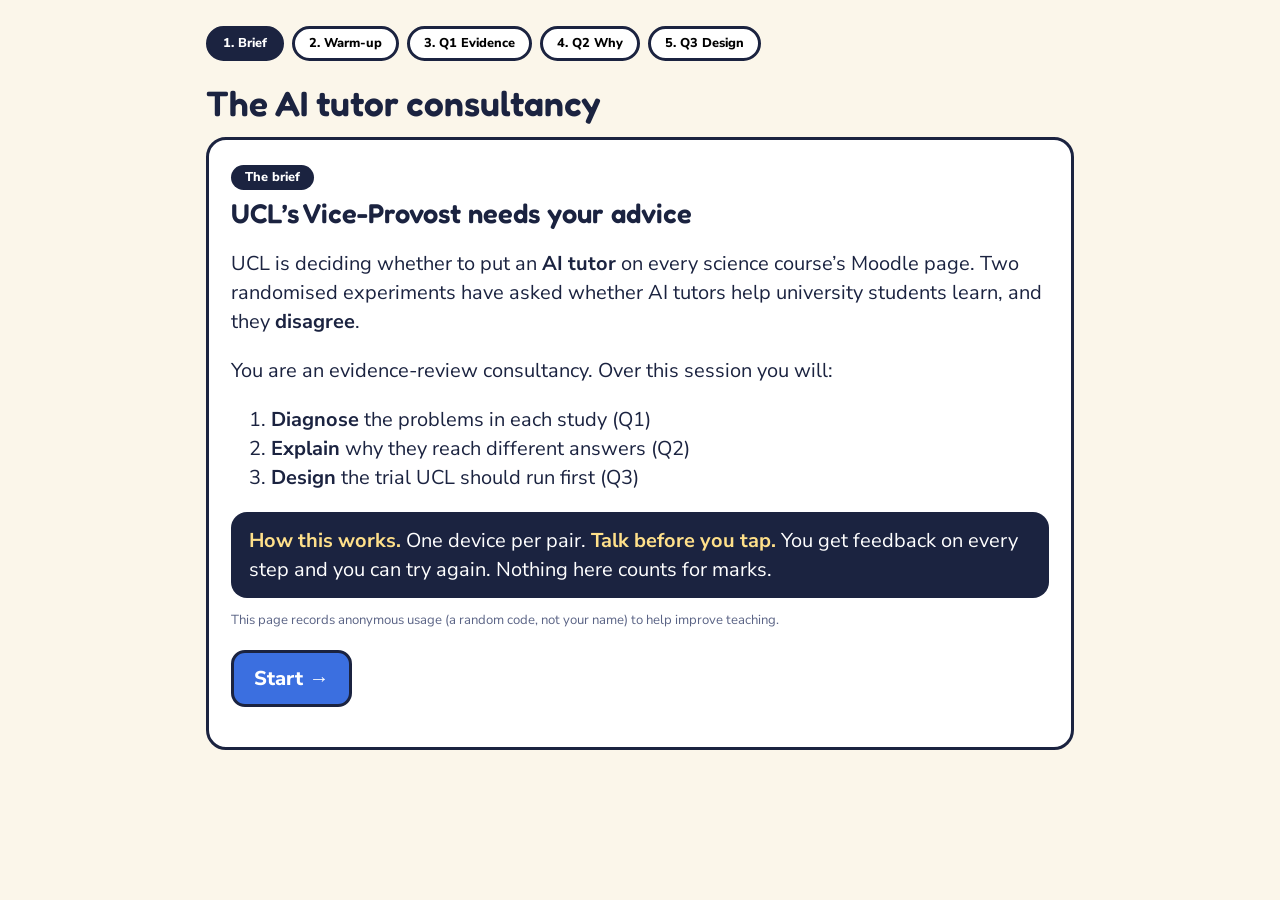
<file: w7-5d2e41/index.html>
<!doctype html><html lang="en"><head><meta charset="utf-8"><meta name="viewport" content="width=device-width,initial-scale=1">
<title>POLS0007 Week 7: the AI tutor consultancy</title>
<meta name="robots" content="noindex">
<link rel="preconnect" href="https://fonts.googleapis.com"><link href="https://fonts.googleapis.com/css2?family=Fredoka:wght@500;600&family=Nunito+Sans:wght@400;700;800&display=swap" rel="stylesheet">
<link rel="stylesheet" href="style.css"></head>
<body><main id="app"><p>Loading…</p></main>
<script src="../practice/config.js" onerror="void 0"></script>
<script src="engine.js"></script><script src="content.js"></script>
</body></html>
</file>
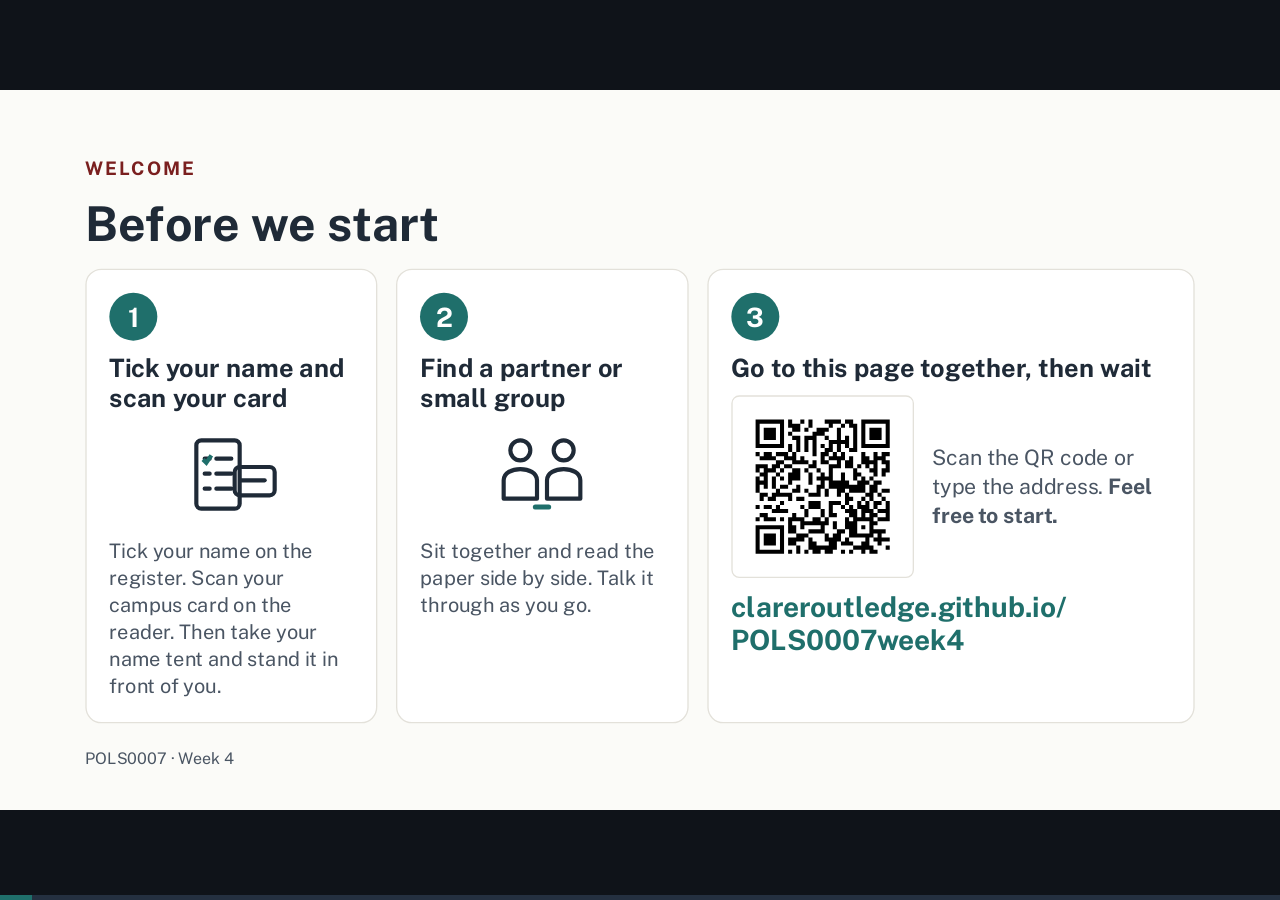
<file: week4/present.html>
<!doctype html><html lang="en"><head><meta charset="utf-8"><meta name="viewport" content="width=device-width,initial-scale=1"><title>POLS0007 Week 4 seminar slides</title><link rel="preconnect" href="https://fonts.googleapis.com"><link href="https://fonts.googleapis.com/css2?family=Public+Sans:wght@400;600;700&display=swap" rel="stylesheet"><style>
html,body{margin:0;height:100%;background:#0f1319;color:#eee;font-family:'Public Sans',Arial,sans-serif;overflow:hidden}
#stage{position:fixed;inset:0;display:flex;align-items:center;justify-content:center}
#canvas{position:absolute;left:0;top:0;width:1920px;height:1080px;transform-origin:0 0;background:#FBFBF8;overflow:hidden}
.slide{position:absolute;left:0;top:0;width:1920px;height:1080px;display:none}
.slide.on{display:block}
.slide .sl{position:relative;width:1920px;height:1080px;box-sizing:border-box;overflow:hidden}
.slide h1,.slide h2,.slide h3,.slide p,.slide ul{margin:0}
.slide svg{display:block}
.bld{opacity:0;visibility:hidden;transition:opacity .35s}
.bld.shown{opacity:1;visibility:visible}
#bar{position:fixed;left:0;right:0;bottom:0;height:5px;background:#243040;z-index:5}
#prog{height:100%;width:0;background:#1F6F6B}
#hud{position:fixed;right:14px;bottom:14px;z-index:6;font-size:15px;color:#cfd5dd;background:rgba(15,19,25,.7);padding:6px 12px;border-radius:8px;opacity:0;transition:opacity .3s}
body.hud #hud{opacity:1}
#notes{position:fixed;left:0;right:0;bottom:0;z-index:7;background:#16202c;color:#e8ecf1;font-size:20px;line-height:1.4;padding:16px 24px 22px;display:none;max-height:32vh;overflow:auto;border-top:3px solid #1F6F6B}
body.shownotes #notes{display:block}
#help{position:fixed;inset:0;z-index:9;background:rgba(10,13,18,.92);display:none;align-items:center;justify-content:center;font-size:22px;line-height:1.8}
body.showhelp #help{display:flex}
#help div{max-width:640px}
kbd{background:#2a3748;border-radius:5px;padding:2px 8px;font-family:inherit}
</style></head><body>
<script>window.__raf=function(f,id){var e=document.getElementById(id);if(e&&e.getBoundingClientRect().width>0)requestAnimationFrame(f);else setTimeout(function(){__raf(f,id)},200)};</script>
<div id="stage"><div id="canvas"><div class="slide" data-i="0" data-notes="Tick and scan, find a partner or small group, navigate to the page together (QR code or address), then wait for me before starting."><section class="sl" id="welcome" style="display:flex; flex-direction:column; gap:28px; padding:100px 128px 140px; background:#fbfbf8">
  <p style="font-family:'Public Sans', Arial, sans-serif; font-size:28px; font-weight:700; letter-spacing:3px; text-transform:uppercase; color:#7a1f1f">Welcome</p>
  <h2 style="font-family:'Public Sans', Arial, sans-serif; font-size:72px; font-weight:700; line-height:1.1; color:#1f2a37">Before we start</h2>
  <div style="display:flex; flex-direction:row; gap:28px; flex:1">
    <div style="display:flex; flex-direction:column; gap:18px; flex:1; padding:34px; background:#ffffff; border:2px solid #e3e1da; border-radius:24px">
      <div style="width:72px; height:72px; display:flex; flex-direction:row; align-items:center; justify-content:center; background:#1f6f6b; border-radius:36px">
        <p style="font-family:'Public Sans', Arial, sans-serif; font-size:40px; font-weight:700; color:#ffffff">1</p>
      </div>
      <h3 style="font-family:'Public Sans', Arial, sans-serif; font-size:38px; font-weight:700; line-height:1.2; color:#1f2a37">Tick your name and scan your card</h3>
      <div style="display:flex; flex-direction:row; justify-content:center">
        <svg xmlns="http://www.w3.org/2000/svg" aria-label="Register and card" viewBox="0 0 120 120" style="width:150px; height:150px"><rect x="18" y="18" width="52" height="82" rx="6" stroke="#1F2A37" stroke-width="5" fill="none" stroke-linecap="round" stroke-linejoin="round"/><path d="M28 40H34M28 58H34M28 76H34M42 40H60M42 58H60M42 76H60" stroke="#1F2A37" stroke-width="5" fill="none" stroke-linecap="round" stroke-linejoin="round"/><path d="M26 41L30 45L36 36" stroke="#1F6F6B" stroke-width="5" fill="none"/><rect x="64" y="50" width="48" height="34" rx="6" stroke="#1F2A37" stroke-width="5" fill="none" stroke-linecap="round" stroke-linejoin="round"/><path d="M72 66H100" stroke="#1F2A37" stroke-width="5" fill="none" stroke-linecap="round" stroke-linejoin="round"/></svg>
      </div>
      <p style="font-family:'Public Sans', Arial, sans-serif; font-size:30px; line-height:1.35; color:#4a5563">Tick your name on the register. Scan your campus card on the reader. Then take your name tent and stand it in front of you.</p>
    </div>
    <div style="display:flex; flex-direction:column; gap:18px; flex:1; padding:34px; background:#ffffff; border:2px solid #e3e1da; border-radius:24px">
      <div style="width:72px; height:72px; display:flex; flex-direction:row; align-items:center; justify-content:center; background:#1f6f6b; border-radius:36px">
        <p style="font-family:'Public Sans', Arial, sans-serif; font-size:40px; font-weight:700; color:#ffffff">2</p>
      </div>
      <h3 style="font-family:'Public Sans', Arial, sans-serif; font-size:38px; font-weight:700; line-height:1.2; color:#1f2a37">Find a partner or small group</h3>
      <div style="display:flex; flex-direction:row; justify-content:center">
        <svg xmlns="http://www.w3.org/2000/svg" aria-label="Two people" viewBox="0 0 120 120" style="width:150px; height:150px"><circle cx="34" cy="30" r="12" stroke="#1F2A37" stroke-width="5" fill="none" stroke-linecap="round" stroke-linejoin="round"/><path d="M14 66C14 48 54 48 54 66V88H14Z" stroke="#1F2A37" stroke-width="5" fill="none" stroke-linecap="round" stroke-linejoin="round"/><circle cx="86" cy="30" r="12" stroke="#1F2A37" stroke-width="5" fill="none" stroke-linecap="round" stroke-linejoin="round"/><path d="M66 66C66 48 106 48 106 66V88H66Z" stroke="#1F2A37" stroke-width="5" fill="none" stroke-linecap="round" stroke-linejoin="round"/><path d="M52 98H68" stroke="#1F6F6B" stroke-width="6" stroke-linecap="round"/></svg>
      </div>
      <p style="font-family:'Public Sans', Arial, sans-serif; font-size:30px; line-height:1.35; color:#4a5563">Sit together and read the paper side by side. Talk it through as you go.</p>
    </div>
    <div style="display:flex; flex-direction:column; gap:18px; flex:1.8; padding:34px; background:#ffffff; border:2px solid #e3e1da; border-radius:24px">
      <div style="width:72px; height:72px; display:flex; flex-direction:row; align-items:center; justify-content:center; background:#1f6f6b; border-radius:36px">
        <p style="font-family:'Public Sans', Arial, sans-serif; font-size:40px; font-weight:700; color:#ffffff">3</p>
      </div>
      <h3 style="font-family:'Public Sans', Arial, sans-serif; font-size:38px; font-weight:700; line-height:1.2; color:#1f2a37">Go to this page together, then wait</h3>
      <div style="display:flex; flex-direction:row; gap:28px; align-items:center">
        <div style="display:flex; flex-direction:row; padding:10px; border:2px solid #e3e1da; border-radius:12px">
          <svg xmlns="http://www.w3.org/2000/svg" aria-label="QR code linking to clareroutledge.github.io/POLS0007week4" viewBox="-4 -4 41 41" style="width:250px; height:250px; background:#ffffff"><rect x="-4" y="-4" width="41" height="41" fill="#FFFFFF"/><path d="M0 0h7v1h-7zM8 0h1v1h-1zM11 0h1v1h-1zM13 0h1v1h-1zM17 0h4v1h-4zM22 0h2v1h-2zM26 0h7v1h-7zM0 1h1v1h-1zM6 1h1v1h-1zM8 1h3v1h-3zM13 1h1v1h-1zM18 1h1v1h-1zM21 1h1v1h-1zM23 1h2v1h-2zM26 1h1v1h-1zM32 1h1v1h-1zM0 2h1v1h-1zM2 2h3v1h-3zM6 2h1v1h-1zM9 2h2v1h-2zM12 2h1v1h-1zM15 2h3v1h-3zM20 2h1v1h-1zM24 2h1v1h-1zM26 2h1v1h-1zM28 2h3v1h-3zM32 2h1v1h-1zM0 3h1v1h-1zM2 3h3v1h-3zM6 3h1v1h-1zM8 3h1v1h-1zM14 3h3v1h-3zM20 3h1v1h-1zM24 3h1v1h-1zM26 3h1v1h-1zM28 3h3v1h-3zM32 3h1v1h-1zM0 4h1v1h-1zM2 4h3v1h-3zM6 4h1v1h-1zM9 4h2v1h-2zM12 4h3v1h-3zM17 4h1v1h-1zM20 4h1v1h-1zM22 4h1v1h-1zM24 4h1v1h-1zM26 4h1v1h-1zM28 4h3v1h-3zM32 4h1v1h-1zM0 5h1v1h-1zM6 5h1v1h-1zM10 5h1v1h-1zM12 5h1v1h-1zM14 5h1v1h-1zM18 5h5v1h-5zM24 5h1v1h-1zM26 5h1v1h-1zM32 5h1v1h-1zM0 6h7v1h-7zM8 6h1v1h-1zM10 6h1v1h-1zM12 6h1v1h-1zM14 6h1v1h-1zM16 6h1v1h-1zM18 6h1v1h-1zM20 6h1v1h-1zM22 6h1v1h-1zM24 6h1v1h-1zM26 6h7v1h-7zM8 7h1v1h-1zM10 7h1v1h-1zM12 7h1v1h-1zM14 7h1v1h-1zM17 7h2v1h-2zM20 7h1v1h-1zM23 7h2v1h-2zM0 8h1v1h-1zM2 8h2v1h-2zM5 8h3v1h-3zM9 8h1v1h-1zM14 8h1v1h-1zM16 8h2v1h-2zM19 8h1v1h-1zM21 8h1v1h-1zM26 8h1v1h-1zM29 8h1v1h-1zM31 8h2v1h-2zM1 9h4v1h-4zM7 9h3v1h-3zM11 9h1v1h-1zM16 9h1v1h-1zM18 9h4v1h-4zM23 9h1v1h-1zM26 9h2v1h-2zM29 9h3v1h-3zM5 10h2v1h-2zM9 10h4v1h-4zM14 10h1v1h-1zM16 10h2v1h-2zM20 10h1v1h-1zM22 10h2v1h-2zM26 10h4v1h-4zM31 10h2v1h-2zM0 11h3v1h-3zM4 11h2v1h-2zM7 11h2v1h-2zM13 11h2v1h-2zM18 11h3v1h-3zM22 11h2v1h-2zM25 11h1v1h-1zM27 11h1v1h-1zM29 11h1v1h-1zM32 11h1v1h-1zM0 12h1v1h-1zM2 12h3v1h-3zM6 12h1v1h-1zM9 12h2v1h-2zM12 12h1v1h-1zM15 12h1v1h-1zM18 12h1v1h-1zM24 12h1v1h-1zM28 12h2v1h-2zM31 12h2v1h-2zM1 13h2v1h-2zM5 13h1v1h-1zM8 13h3v1h-3zM13 13h1v1h-1zM16 13h1v1h-1zM18 13h1v1h-1zM21 13h1v1h-1zM24 13h2v1h-2zM29 13h1v1h-1zM31 13h1v1h-1zM0 14h1v1h-1zM2 14h1v1h-1zM4 14h1v1h-1zM6 14h1v1h-1zM8 14h3v1h-3zM13 14h1v1h-1zM15 14h4v1h-4zM21 14h1v1h-1zM24 14h1v1h-1zM26 14h1v1h-1zM28 14h1v1h-1zM0 15h3v1h-3zM4 15h1v1h-1zM8 15h1v1h-1zM13 15h1v1h-1zM16 15h1v1h-1zM18 15h5v1h-5zM25 15h3v1h-3zM29 15h2v1h-2zM0 16h1v1h-1zM2 16h1v1h-1zM4 16h1v1h-1zM6 16h2v1h-2zM10 16h1v1h-1zM15 16h2v1h-2zM18 16h9v1h-9zM28 16h2v1h-2zM0 17h1v1h-1zM5 17h1v1h-1zM9 17h2v1h-2zM12 17h1v1h-1zM15 17h1v1h-1zM17 17h1v1h-1zM20 17h2v1h-2zM23 17h4v1h-4zM28 17h2v1h-2zM31 17h2v1h-2zM1 18h2v1h-2zM4 18h5v1h-5zM13 18h3v1h-3zM17 18h1v1h-1zM20 18h1v1h-1zM22 18h1v1h-1zM27 18h2v1h-2zM30 18h1v1h-1zM1 19h1v1h-1zM3 19h2v1h-2zM8 19h1v1h-1zM10 19h2v1h-2zM22 19h2v1h-2zM26 19h1v1h-1zM28 19h1v1h-1zM31 19h1v1h-1zM6 20h1v1h-1zM13 20h3v1h-3zM18 20h3v1h-3zM22 20h1v1h-1zM25 20h1v1h-1zM27 20h1v1h-1zM29 20h2v1h-2zM32 20h1v1h-1zM0 21h1v1h-1zM2 21h2v1h-2zM5 21h1v1h-1zM11 21h1v1h-1zM13 21h3v1h-3zM18 21h1v1h-1zM21 21h1v1h-1zM23 21h1v1h-1zM25 21h3v1h-3zM29 21h1v1h-1zM32 21h1v1h-1zM4 22h4v1h-4zM12 22h1v1h-1zM16 22h1v1h-1zM18 22h1v1h-1zM22 22h3v1h-3zM26 22h3v1h-3zM30 22h3v1h-3zM1 23h2v1h-2zM9 23h1v1h-1zM12 23h1v1h-1zM16 23h1v1h-1zM18 23h2v1h-2zM23 23h2v1h-2zM26 23h1v1h-1zM28 23h2v1h-2zM32 23h1v1h-1zM0 24h1v1h-1zM2 24h3v1h-3zM6 24h1v1h-1zM8 24h4v1h-4zM14 24h2v1h-2zM17 24h1v1h-1zM22 24h1v1h-1zM24 24h5v1h-5zM30 24h3v1h-3zM8 25h1v1h-1zM11 25h7v1h-7zM19 25h1v1h-1zM22 25h3v1h-3zM28 25h2v1h-2zM0 26h7v1h-7zM8 26h2v1h-2zM11 26h1v1h-1zM16 26h1v1h-1zM19 26h1v1h-1zM22 26h3v1h-3zM26 26h1v1h-1zM28 26h1v1h-1zM0 27h1v1h-1zM6 27h1v1h-1zM8 27h2v1h-2zM13 27h4v1h-4zM20 27h2v1h-2zM23 27h2v1h-2zM28 27h4v1h-4zM0 28h1v1h-1zM2 28h3v1h-3zM6 28h1v1h-1zM10 28h3v1h-3zM17 28h1v1h-1zM19 28h2v1h-2zM23 28h6v1h-6zM30 28h1v1h-1zM0 29h1v1h-1zM2 29h3v1h-3zM6 29h1v1h-1zM8 29h4v1h-4zM13 29h1v1h-1zM17 29h4v1h-4zM22 29h1v1h-1zM27 29h1v1h-1zM29 29h4v1h-4zM0 30h1v1h-1zM2 30h3v1h-3zM6 30h1v1h-1zM8 30h2v1h-2zM13 30h2v1h-2zM18 30h2v1h-2zM21 30h3v1h-3zM26 30h2v1h-2zM30 30h1v1h-1zM0 31h1v1h-1zM6 31h1v1h-1zM10 31h1v1h-1zM13 31h7v1h-7zM24 31h5v1h-5zM32 31h1v1h-1zM0 32h7v1h-7zM8 32h1v1h-1zM10 32h1v1h-1zM12 32h1v1h-1zM14 32h2v1h-2zM17 32h2v1h-2zM21 32h1v1h-1zM23 32h1v1h-1zM26 32h1v1h-1zM28 32h2v1h-2z" fill="#000000"/></svg>
        </div>
        <p style="flex:1; font-family:'Public Sans', Arial, sans-serif; font-size:32px; line-height:1.35; color:#4a5563">Scan the QR code or type the address. <b>Feel free to start.</b></p>
      </div>
      <p style="font-family:'Public Sans', Arial, sans-serif; font-size:42px; font-weight:700; line-height:1.2; color:#1f6f6b">clareroutledge.github.io/<br>POLS0007week4</p>
    </div>
  </div>
  <p style="position:absolute; bottom:64px; left:128px; font-family:'Public Sans', Arial, sans-serif; font-size:24px; color:#4a5563">POLS0007 · Week 4</p>
  
</section>
</div><div class="slide" data-i="1" data-notes="The whole day in five facts. Read them out together, then go through each one slowly with pictures. Validity (right thing) and reliability (same answer each time) are in quiz Q1."><section class="sl" id="key5" style="background:#FBFBF8;color:#1F2A37;font-family:'Public Sans', Arial, sans-serif;padding:80px 128px 140px;display:flex;flex-direction:column;gap:18px">
<p style="font-size:28px;font-weight:700;letter-spacing:3px;text-transform:uppercase;color:#7A1F1F">Today in five lines</p>
<h2 style="font-size:60px;font-weight:700;line-height:1.1">Five things to remember (X = cause, Y = outcome)</h2>
<div style="display:flex;flex-direction:column;gap:14px"><div style="display:flex;gap:28px;align-items:center;background:#FFFFFF;border:2px solid #E3E1DA;border-radius:20px;padding:20px 30px"><div style="width:72px;height:72px;border-radius:36px;background:#2F5D9E;color:#FFFFFF;font-size:40px;font-weight:700;display:flex;align-items:center;justify-content:center">1</div><div style="display:flex;flex-direction:column;gap:6px;flex:1"><h3 style="font-size:38px;font-weight:700;line-height:1.15;color:#2F5D9E">Selecting on X doesn't bias the estimate.</h3><p style="font-size:29px;color:#1F2A37;line-height:1.25">Only some values of the cause (X) get into the sample. It just limits who the results apply to.</p></div></div><div style="display:flex;gap:28px;align-items:center;background:#FFFFFF;border:2px solid #E3E1DA;border-radius:20px;padding:20px 30px"><div style="width:72px;height:72px;border-radius:36px;background:#C2410C;color:#FFFFFF;font-size:40px;font-weight:700;display:flex;align-items:center;justify-content:center">2</div><div style="display:flex;flex-direction:column;gap:6px;flex:1"><h3 style="font-size:38px;font-weight:700;line-height:1.15;color:#C2410C">Selecting on Y biases the estimate, usually towards a weaker relationship.</h3><p style="font-size:29px;color:#1F2A37;line-height:1.25">Only some values of the outcome (Y) get into the sample, so there is less variation in Y to explain.</p></div></div><div style="display:flex;gap:28px;align-items:center;background:#FFFFFF;border:2px solid #E3E1DA;border-radius:20px;padding:20px 30px"><div style="width:72px;height:72px;border-radius:36px;background:#2F5D9E;color:#FFFFFF;font-size:40px;font-weight:700;display:flex;align-items:center;justify-content:center">3</div><div style="display:flex;flex-direction:column;gap:6px;flex:1"><h3 style="font-size:38px;font-weight:700;line-height:1.15;color:#2F5D9E">Random error in X makes the relationship look weaker than it really is.</h3><p style="font-size:29px;color:#1F2A37;line-height:1.25">Noise in the measure of the cause blurs its link to the outcome.</p></div></div><div style="display:flex;gap:28px;align-items:center;background:#FFFFFF;border:2px solid #E3E1DA;border-radius:20px;padding:20px 30px"><div style="width:72px;height:72px;border-radius:36px;background:#C2410C;color:#FFFFFF;font-size:40px;font-weight:700;display:flex;align-items:center;justify-content:center">4</div><div style="display:flex;flex-direction:column;gap:6px;flex:1"><h3 style="font-size:38px;font-weight:700;line-height:1.15;color:#C2410C">Random error in Y doesn't bias the estimate. It just makes it less precise.</h3><p style="font-size:29px;color:#1F2A37;line-height:1.25">The data is messier, but the slope is still right on average.</p></div></div><div style="display:flex;gap:28px;align-items:center;background:#FFFFFF;border:2px solid #E3E1DA;border-radius:20px;padding:20px 30px"><div style="width:72px;height:72px;border-radius:36px;background:#1F6F6B;color:#FFFFFF;font-size:40px;font-weight:700;display:flex;align-items:center;justify-content:center">5</div><div style="display:flex;flex-direction:column;gap:6px;flex:1"><h3 style="font-size:38px;font-weight:700;line-height:1.15;color:#1F6F6B">Non-random error can push the estimate either way.</h3><p style="font-size:29px;color:#1F2A37;line-height:1.25">The mistakes are linked to the other variable: ask what the mistake is linked to.</p></div></div></div>
<p style="position:absolute;left:128px;bottom:64px;font-size:24px;color:#4A5563">Also: validity = measuring the right thing. Reliability = same answer each time.</p>

</section>
</div><div class="slide" data-i="2" data-notes="Watch the loop: the orange line pivots away from the true green line. This replaces the number line. The two columns are the only two directions. Say all three phrases together every time: weaker, underestimate, pushed down. Stronger, overestimate, pushed up. Students will hear any of them in the lecture, the handout and the exam."><section class="sl" id="direction" style="background:#FBFBF8;color:#1F2A37;font-family:'Public Sans', Arial, sans-serif;padding:110px 128px;display:flex;flex-direction:column;gap:20px">
<h2 style="font-size:64px;font-weight:700;line-height:1.1">Our estimate vs the truth: flatter or steeper?</h2>
<div style="position:absolute;left:128px;top:215px;width:1664px;height:640px"><svg id="s2" viewBox="0 0 1664 640" width="1664" height="640"></svg><script>(function(){
function R(s){return function(){s|=0;s=s+0x6D2B79F5|0;var t=Math.imul(s^s>>>15,1|s);t=t+Math.imul(t^t>>>7,61|t)^t;return((t^t>>>14)>>>0)/4294967296}}
function G(r){var u=0,v=r();while(!u)u=r();return Math.sqrt(-2*Math.log(u))*Math.cos(6.2832*v)}
var mean=function(a){return a.reduce(function(p,c){return p+c},0)/a.length},cen=function(a){var m=mean(a);return a.map(function(v){return v-m})},dot=function(a,b){return a.reduce(function(p,c,i){return p+c*b[i]},0)};
function unit(a){a=cen(a);var s=Math.sqrt(dot(a,a)/a.length);return a.map(function(v){return v/s})}
function perp(a,bs){a=cen(a);bs.forEach(function(b){var k=dot(a,b)/dot(b,b);a=a.map(function(v,i){return v-k*b[i]})});return unit(a)}
function D(seed,N,sx,a,b,sy){var r=R(seed),g=function(){return Array.from({length:N},function(){return G(r)})},z=unit(g()),u=perp(g(),[z]),e=perp(g(),[z,u]),f=perp(g(),[z,u,e]),X=z.map(function(v){return 5+sx*v});return{X:X,Y:X.map(function(x,i){return a+b*x+sy*u[i]}),ey:e,ex:f}}
var uid=0;
function chart(ox,oy,w,h,c){
 var l=64,bt=52,t=8,rr=8,pw=w-l-rr,ph=h-t-bt,id='k2_'+(++uid),x0=c.xd[0],x1=c.xd[1],y0=c.yd[0],y1=c.yd[1];
 function X(v){return ox+l+(Math.max(x0,Math.min(x1,v))-x0)/(x1-x0)*pw}
 function Y(v){return oy+t+ph-(Math.max(y0,Math.min(y1,v))-y0)/(y1-y0)*ph}
 var s='<clipPath id="'+id+'"><rect x="'+(ox+l)+'" y="'+(oy+t)+'" width="'+pw+'" height="'+ph+'"/></clipPath>';
 s+='<line x1="'+(ox+l)+'" x2="'+(ox+l)+'" y1="'+(oy+t)+'" y2="'+(oy+t+ph)+'" stroke="#5B6068" stroke-width="2"/><line x1="'+(ox+l)+'" x2="'+(ox+l+pw)+'" y1="'+(oy+t+ph)+'" y2="'+(oy+t+ph)+'" stroke="#5B6068" stroke-width="2"/><g clip-path="url(#'+id+')">';
 (c.guides||[]).forEach(function(q){s+=q.x!==undefined?'<line x1="'+X(q.x)+'" x2="'+X(q.x)+'" y1="'+(oy+t)+'" y2="'+(oy+t+ph)+'" stroke="#7A808A" stroke-width="2.5" stroke-dasharray="8 8"/>':'<line x1="'+(ox+l)+'" x2="'+(ox+l+pw)+'" y1="'+Y(q.y)+'" y2="'+Y(q.y)+'" stroke="#7A808A" stroke-width="2.5" stroke-dasharray="8 8"/>'});
 c.pts.forEach(function(p){if(p.k==1)s+='<circle cx="'+X(p.x)+'" cy="'+Y(p.y)+'" r="'+(c.r||6)+'" fill="none" stroke="#9AA0A8" stroke-width="2"/>'});
 (c.lines||[]).forEach(function(L){s+='<line x1="'+X(x0)+'" y1="'+Y(L.a+L.b*x0)+'" x2="'+X(x1)+'" y2="'+Y(L.a+L.b*x1)+'" stroke="'+L.c+'" stroke-width="'+(L.w||5)+'"'+(L.d?' stroke-dasharray="12 9"':'')+'/>'});
 c.pts.forEach(function(p){if(p.k==0)s+='<circle cx="'+X(p.x)+'" cy="'+Y(p.y)+'" r="'+(c.r||6)+'" fill="#3B6FB6" fill-opacity=".85"/>';if(p.k==3)s+='<circle cx="'+X(p.x)+'" cy="'+Y(p.y)+'" r="16" fill="none" stroke="#1F2A37" stroke-width="3.5" stroke-dasharray="6 5"/>';if(p.k==2)s+='<circle cx="'+X(p.x)+'" cy="'+Y(p.y)+'" r="13" fill="#F59E0B" stroke="#1F2A37" stroke-width="3"/>'});
 s+='</g><text x="'+(ox+l+pw/2)+'" y="'+(oy+h-12)+'" font-size="24" text-anchor="middle" fill="#5B6068">'+(c.xl||'')+'</text><text transform="translate('+(ox+24)+' '+(oy+t+ph/2)+') rotate(-90)" font-size="24" text-anchor="middle" fill="#5B6068">'+(c.yl||'')+'</text>';
 return s}
var S=0;function ease(t){return t*t*(3-2*t)}
function lvl(p){if(p>=0.95)return 0;if(p>=0.75)return 1-ease((p-0.75)/0.2);if(p>=0.45)return 1;if(p>=0.15)return ease((p-0.15)/0.3);return 0}
var d=D(5,40,1.5,25,3,6),h='',pts=d.X.map(function(x,i){return{x:x,y:d.Y[i],k:0}});
var T=3;
function panel(ox,sl,title,col,chips){
 h+='<text x="'+(ox+400)+'" y="34" font-size="36" font-weight="700" text-anchor="middle" fill="#1F2A37">'+title+'</text>';
 h+=chart(ox,50,800,350,{xd:[0,10],yd:[15,65],pts:pts,xl:'Talent rating (X)',yl:'Career success (Y)',lines:[{a:25,b:3,c:'#15803D',d:1,w:4},{a:40-5*(T+(sl-T)*S),b:T+(sl-T)*S,c:'#C2410C',w:7}]});
 chips.forEach(function(t,i){h+='<rect x="'+(ox+40)+'" y="'+(420+i*72)+'" width="760" height="60" rx="14" fill="'+col[0]+'"/><text x="'+(ox+420)+'" y="'+(420+i*72+42)+'" font-size="38" font-weight="700" text-anchor="middle" fill="'+col[1]+'">'+t+'</text>'});
}
function frame(){h='';panel(0,1.5,'Estimate is FLATTER than the truth',['#FBE9DD','#7A2E08'],['Effect looks WEAKER','UNDERestimate','Pushed DOWN (towards zero)']);panel(860,4.5,'Estimate is STEEPER than the truth',['#E4EEF9','#1B3F73'],['Effect looks STRONGER','OVERestimate','Pushed UP (away from zero)']);document.getElementById('s2').innerHTML=h}
var t0=Date.now();function tick(){var p=((Date.now()-t0)/8000)%1;S=lvl(p);frame();__raf(tick,'s2')}tick();
})();</script></div>
<p style="position:absolute;left:128px;top:880px;width:1664px;font-size:34px;font-weight:600">Each box in a column means the same thing. <span style="color:#15803D">Green dashed = the truth.</span> <span style="color:#C2410C">Orange = our estimate.</span></p>

</section>
</div><div class="slide" data-i="3" data-notes="Watch the loop: the orange line pivots away from the true green line. A new example (practice versus mistakes) so it isn’t about the paper. Truth −3. Estimating −1.5 is a smaller number in size, so weaker and an underestimate, but −1.5 is higher than −3 as a number. So I say ‘pushed up’ as a number but ‘underestimate’ as a strength. Always compare to the truth and say which one you mean."><section class="sl" id="direction-neg" style="background:#FBFBF8;color:#1F2A37;font-family:'Public Sans', Arial, sans-serif;padding:110px 128px;display:flex;flex-direction:column;gap:20px">
<h2 style="font-size:64px;font-weight:700;line-height:1.1">When the true effect is negative</h2>
<div style="position:absolute;left:128px;top:215px;width:1664px;height:680px"><svg id="s3" viewBox="0 0 1664 680" width="1664" height="680"></svg><script>(function(){
function R(s){return function(){s|=0;s=s+0x6D2B79F5|0;var t=Math.imul(s^s>>>15,1|s);t=t+Math.imul(t^t>>>7,61|t)^t;return((t^t>>>14)>>>0)/4294967296}}
function G(r){var u=0,v=r();while(!u)u=r();return Math.sqrt(-2*Math.log(u))*Math.cos(6.2832*v)}
var mean=function(a){return a.reduce(function(p,c){return p+c},0)/a.length},cen=function(a){var m=mean(a);return a.map(function(v){return v-m})},dot=function(a,b){return a.reduce(function(p,c,i){return p+c*b[i]},0)};
function unit(a){a=cen(a);var s=Math.sqrt(dot(a,a)/a.length);return a.map(function(v){return v/s})}
function perp(a,bs){a=cen(a);bs.forEach(function(b){var k=dot(a,b)/dot(b,b);a=a.map(function(v,i){return v-k*b[i]})});return unit(a)}
function D(seed,N,sx,a,b,sy){var r=R(seed),g=function(){return Array.from({length:N},function(){return G(r)})},z=unit(g()),u=perp(g(),[z]),e=perp(g(),[z,u]),f=perp(g(),[z,u,e]),X=z.map(function(v){return 5+sx*v});return{X:X,Y:X.map(function(x,i){return a+b*x+sy*u[i]}),ey:e,ex:f}}
var uid=0;
function chart(ox,oy,w,h,c){
 var l=64,bt=52,t=8,rr=8,pw=w-l-rr,ph=h-t-bt,id='k3_'+(++uid),x0=c.xd[0],x1=c.xd[1],y0=c.yd[0],y1=c.yd[1];
 function X(v){return ox+l+(Math.max(x0,Math.min(x1,v))-x0)/(x1-x0)*pw}
 function Y(v){return oy+t+ph-(Math.max(y0,Math.min(y1,v))-y0)/(y1-y0)*ph}
 var s='<clipPath id="'+id+'"><rect x="'+(ox+l)+'" y="'+(oy+t)+'" width="'+pw+'" height="'+ph+'"/></clipPath>';
 s+='<line x1="'+(ox+l)+'" x2="'+(ox+l)+'" y1="'+(oy+t)+'" y2="'+(oy+t+ph)+'" stroke="#5B6068" stroke-width="2"/><line x1="'+(ox+l)+'" x2="'+(ox+l+pw)+'" y1="'+(oy+t+ph)+'" y2="'+(oy+t+ph)+'" stroke="#5B6068" stroke-width="2"/><g clip-path="url(#'+id+')">';
 (c.lines||[]).forEach(function(L){s+='<line x1="'+X(x0)+'" y1="'+Y(L.a+L.b*x0)+'" x2="'+X(x1)+'" y2="'+Y(L.a+L.b*x1)+'" stroke="'+L.c+'" stroke-width="'+(L.w||5)+'"'+(L.d?' stroke-dasharray="12 9"':'')+'/>'});
 c.pts.forEach(function(p){if(p.k==0)s+='<circle cx="'+X(p.x)+'" cy="'+Y(p.y)+'" r="'+(c.r||6)+'" fill="#3B6FB6" fill-opacity=".85"/>'});
 s+='</g><text x="'+(ox+l+pw/2)+'" y="'+(oy+h-12)+'" font-size="24" text-anchor="middle" fill="#5B6068">'+(c.xl||'')+'</text><text transform="translate('+(ox+24)+' '+(oy+t+ph/2)+') rotate(-90)" font-size="24" text-anchor="middle" fill="#5B6068">'+(c.yl||'')+'</text>';
 return s}
var S=0;function ease(t){return t*t*(3-2*t)}
function lvl(p){if(p>=0.95)return 0;if(p>=0.75)return 1-ease((p-0.75)/0.2);if(p>=0.45)return 1;if(p>=0.15)return ease((p-0.15)/0.3);return 0}
var d=D(5,40,1.5,65,-3,6),h='',pts=d.X.map(function(x,i){return{x:x,y:d.Y[i],k:0}});
var T=-3;
function panel(ox,sl,title,col,chips){
 h+='<text x="'+(ox+400)+'" y="34" font-size="36" font-weight="700" text-anchor="middle" fill="#1F2A37">'+title+'</text>';
 h+=chart(ox,46,800,330,{xd:[0,10],yd:[20,70],pts:pts,xl:'Hours of practice (X)',yl:'Mistakes (Y)',lines:[{a:65,b:-3,c:'#15803D',d:1,w:4},{a:50-5*(T+(sl-T)*S),b:T+(sl-T)*S,c:'#C2410C',w:7}]});
 chips.forEach(function(t,i){h+='<rect x="'+(ox+40)+'" y="'+(394+i*70)+'" width="760" height="58" rx="14" fill="'+col[0]+'"/><text x="'+(ox+420)+'" y="'+(394+i*70+41)+'" font-size="36" font-weight="700" text-anchor="middle" fill="'+col[1]+'">'+t+'</text>'});
}
function frame(){h='';panel(0,-1.5,'Estimate −1.5, truth −3',['#FBE9DD','#7A2E08'],['Effect looks WEAKER','UNDERestimate','Closer to zero','The number goes UP (−3 to −1.5)']);panel(860,-4.5,'Estimate −4.5, truth −3',['#E4EEF9','#1B3F73'],['Effect looks STRONGER','OVERestimate','Further from zero','The number goes DOWN (−3 to −4.5)']);document.getElementById('s3').innerHTML=h}
var t0=Date.now();function tick(){var p=((Date.now()-t0)/8000)%1;S=lvl(p);frame();__raf(tick,'s3')}tick();
})();</script></div>
<p style="position:absolute;left:128px;top:910px;width:1664px;font-size:32px;font-weight:600">Over/under = how strong the effect looks. Up/down = what the number does. With a negative truth they point opposite ways.</p>

</section>
</div><div class="slide" data-i="4" data-notes="We want to know if more hours of study lead to higher exam marks (X = study hours, Y = exam marks). Selecting on X: only high-X students are in the data. Selecting on Y: only students who failed are in the data. The next two slides show what happens to the line."><section class="sl" id="def-select" style="background:#FBFBF8;color:#1F2A37;font-family:'Public Sans', Arial, sans-serif;padding:90px 128px 150px;display:flex;flex-direction:column;gap:24px">
<p style="font-size:28px;font-weight:700;letter-spacing:3px;text-transform:uppercase;color:#7A1F1F">Definitions</p>
<h2 style="font-size:60px;font-weight:700;line-height:1.1">Selection: who ends up in the data</h2>
<div style="display:flex;gap:32px"><div style="flex:1;display:flex;flex-direction:column;gap:18px;background:#FFFFFF;border:3px solid #2F5D9E;border-radius:22px;padding:30px 40px">
<h3 style="font-size:56px;font-weight:700;line-height:1.1;color:#2F5D9E">Selecting on X</h3>
<p style="font-size:36px;line-height:1.25;font-weight:600">Only people with certain values of X (the cause) end up in the data.</p>
<p style="font-size:30px;line-height:1.3;color:#4A5563"><b style="color:#2F5D9E">Example:</b> we only survey students who study 20 or more hours a week.</p>
<svg aria-label="Hours studied per week, one circle per student" viewBox="0 0 728 216" width="728" height="216" xmlns="http://www.w3.org/2000/svg"><text x="0" y="26" font-size="26" font-weight="700" fill="#4A5563">Hours studied per week, one circle per student</text><circle cx="45" cy="88" r="30" fill="none" stroke="#9AA0A8" stroke-width="3" fill-opacity=".9"/><text x="45" y="97" font-size="26" font-weight="700" text-anchor="middle" fill="#7A808A">4</text><circle cx="135" cy="88" r="30" fill="none" stroke="#9AA0A8" stroke-width="3" fill-opacity=".9"/><text x="135" y="97" font-size="26" font-weight="700" text-anchor="middle" fill="#7A808A">9</text><circle cx="225" cy="88" r="30" fill="none" stroke="#9AA0A8" stroke-width="3" fill-opacity=".9"/><text x="225" y="97" font-size="26" font-weight="700" text-anchor="middle" fill="#7A808A">13</text><circle cx="315" cy="88" r="30" fill="none" stroke="#9AA0A8" stroke-width="3" fill-opacity=".9"/><text x="315" y="97" font-size="26" font-weight="700" text-anchor="middle" fill="#7A808A">17</text><circle cx="405" cy="88" r="30" fill="#2F5D9E" stroke="#2F5D9E" stroke-width="3" fill-opacity=".9"/><text x="405" y="97" font-size="26" font-weight="700" text-anchor="middle" fill="#FFFFFF">21</text><circle cx="495" cy="88" r="30" fill="#2F5D9E" stroke="#2F5D9E" stroke-width="3" fill-opacity=".9"/><text x="495" y="97" font-size="26" font-weight="700" text-anchor="middle" fill="#FFFFFF">25</text><circle cx="585" cy="88" r="30" fill="#2F5D9E" stroke="#2F5D9E" stroke-width="3" fill-opacity=".9"/><text x="585" y="97" font-size="26" font-weight="700" text-anchor="middle" fill="#FFFFFF">29</text><circle cx="675" cy="88" r="30" fill="#2F5D9E" stroke="#2F5D9E" stroke-width="3" fill-opacity=".9"/><text x="675" y="97" font-size="26" font-weight="700" text-anchor="middle" fill="#FFFFFF">34</text><line x1="360" y1="40" x2="360" y2="150" stroke="#1F2A37" stroke-width="3" stroke-dasharray="8 6"/><text x="360" y="176" font-size="24" font-weight="700" text-anchor="middle" fill="#1F2A37">20 hours</text><text x="180.0" y="210" font-size="24" text-anchor="middle" fill="#7A808A">not in the data</text><text x="540.0" y="210" font-size="24" text-anchor="middle" fill="#2F5D9E" font-weight="700">in the data</text></svg>
</div><div style="flex:1;display:flex;flex-direction:column;gap:18px;background:#FFFFFF;border:3px solid #C2410C;border-radius:22px;padding:30px 40px">
<h3 style="font-size:56px;font-weight:700;line-height:1.1;color:#C2410C">Selecting on Y</h3>
<p style="font-size:36px;line-height:1.25;font-weight:600">Only people with certain values of Y (the outcome) end up in the data.</p>
<p style="font-size:30px;line-height:1.3;color:#4A5563"><b style="color:#C2410C">Example:</b> we only survey students who failed the exam.</p>
<svg aria-label="Exam mark, one circle per student" viewBox="0 0 728 216" width="728" height="216" xmlns="http://www.w3.org/2000/svg"><text x="0" y="26" font-size="26" font-weight="700" fill="#4A5563">Exam mark, one circle per student</text><circle cx="45" cy="88" r="30" fill="#C2410C" stroke="#C2410C" stroke-width="3" fill-opacity=".9"/><text x="45" y="97" font-size="26" font-weight="700" text-anchor="middle" fill="#FFFFFF">22</text><circle cx="135" cy="88" r="30" fill="#C2410C" stroke="#C2410C" stroke-width="3" fill-opacity=".9"/><text x="135" y="97" font-size="26" font-weight="700" text-anchor="middle" fill="#FFFFFF">31</text><circle cx="225" cy="88" r="30" fill="#C2410C" stroke="#C2410C" stroke-width="3" fill-opacity=".9"/><text x="225" y="97" font-size="26" font-weight="700" text-anchor="middle" fill="#FFFFFF">36</text><circle cx="315" cy="88" r="30" fill="none" stroke="#9AA0A8" stroke-width="3" fill-opacity=".9"/><text x="315" y="97" font-size="26" font-weight="700" text-anchor="middle" fill="#7A808A">44</text><circle cx="405" cy="88" r="30" fill="none" stroke="#9AA0A8" stroke-width="3" fill-opacity=".9"/><text x="405" y="97" font-size="26" font-weight="700" text-anchor="middle" fill="#7A808A">52</text><circle cx="495" cy="88" r="30" fill="none" stroke="#9AA0A8" stroke-width="3" fill-opacity=".9"/><text x="495" y="97" font-size="26" font-weight="700" text-anchor="middle" fill="#7A808A">58</text><circle cx="585" cy="88" r="30" fill="none" stroke="#9AA0A8" stroke-width="3" fill-opacity=".9"/><text x="585" y="97" font-size="26" font-weight="700" text-anchor="middle" fill="#7A808A">67</text><circle cx="675" cy="88" r="30" fill="none" stroke="#9AA0A8" stroke-width="3" fill-opacity=".9"/><text x="675" y="97" font-size="26" font-weight="700" text-anchor="middle" fill="#7A808A">78</text><line x1="270" y1="40" x2="270" y2="150" stroke="#1F2A37" stroke-width="3" stroke-dasharray="8 6"/><text x="270" y="176" font-size="24" font-weight="700" text-anchor="middle" fill="#1F2A37">pass mark 40</text><text x="135" y="210" font-size="24" text-anchor="middle" fill="#C2410C" font-weight="700">in the data</text><text x="495" y="210" font-size="24" text-anchor="middle" fill="#C2410C" font-weight="700">not in the data</text></svg>
</div></div>
<p style="position:absolute;left:128px;bottom:64px;font-size:24px;color:#4A5563">POLS0007 · Week 4</p>

</section>
</div><div class="slide" data-i="5" data-notes="Watch the loop. Blue dots are in the data; grey rings drop out because they study fewer than 20 hours. The orange line barely moves and stays on the true (green dashed) line, so the estimate is fine. But we have learned nothing about students who study less. This is simulated data."><section class="sl" id="anim-selx" style="background:#FBFBF8;color:#1F2A37;font-family:'Public Sans', Arial, sans-serif;padding:120px 128px;display:flex;flex-direction:column;gap:20px">
<p style="font-size:28px;color:#2F5D9E;font-weight:700;letter-spacing:2px;text-transform:uppercase">3 · Selection</p>
<h2 style="font-size:60px;font-weight:700;line-height:1.1">Select on X: only students who study 20+ hours stay</h2>
<div style="position:absolute;left:128px;top:270px;width:1000px;height:640px"><svg id="s5" viewBox="0 0 1000 640" width="1000" height="640"></svg><script>(function(){
function R(s){return function(){s|=0;s=s+0x6D2B79F5|0;var t=Math.imul(s^s>>>15,1|s);t=t+Math.imul(t^t>>>7,61|t)^t;return((t^t>>>14)>>>0)/4294967296}}
function G(r){var u=0,v=r();while(!u)u=r();return Math.sqrt(-2*Math.log(u))*Math.cos(6.2832*v)}
var mean=function(a){return a.reduce(function(p,c){return p+c},0)/a.length},cen=function(a){var m=mean(a);return a.map(function(v){return v-m})},dot=function(a,b){return a.reduce(function(p,c,i){return p+c*b[i]},0)};
function unit(a){a=cen(a);var s=Math.sqrt(dot(a,a)/a.length);return a.map(function(v){return v/s})}
function perp(a,bs){a=cen(a);bs.forEach(function(b){var k=dot(a,b)/dot(b,b);a=a.map(function(v,i){return v-k*b[i]})});return unit(a)}
function ols(x,y){var mx=mean(x),my=mean(y),n=0,d=0;x.forEach(function(v,i){n+=(v-mx)*(y[i]-my);d+=(v-mx)*(v-mx)});var b=n/d;return{a:my-b*mx,b:b}}
function D(seed,N,sx,a,b,sy){var r=R(seed),g=function(){return Array.from({length:N},function(){return G(r)})},z=unit(g()),u=perp(g(),[z]),e=perp(g(),[z,u]),f=perp(g(),[z,u,e]),X=z.map(function(v){return 5+sx*v});return{X:X,Y:X.map(function(x,i){return a+b*x+sy*u[i]}),ey:e,ex:f}}

var d=D(12,120,2,15,5,9),N=120,L=80,T=60,W=900,H=470;
function sx(v){return L+(Math.max(-1,Math.min(11,v))+1)/12*W}
function sy(v){return T+H-(Math.max(0,Math.min(80,v)))/80*H}
function ease(t){return t*t*(3-2*t)}
function lvl(p){if(p>=0.95)return 0;if(p>=0.75)return 1-ease((p-0.75)/0.2);if(p>=0.45)return 1;if(p>=0.15)return ease((p-0.15)/0.3);return 0}
function keep(i){return d.X[i]>=5}
function wols(x,y,w){var sw=0,mx=0,my=0;x.forEach(function(v,i){sw+=w[i];mx+=w[i]*v;my+=w[i]*y[i]});mx/=sw;my/=sw;var n=0,dd=0;x.forEach(function(v,i){n+=w[i]*(v-mx)*(y[i]-my);dd+=w[i]*(v-mx)*(v-mx)});var b=n/dd;return{a:my-b*mx,b:b}}
function draw(s){
 var w=d.X.map(function(x,i){return keep(i)?1:1-s*0.999}),f=wols(d.X,d.Y,w),h='';
 h+='<line x1="'+L+'" x2="'+L+'" y1="'+T+'" y2="'+(T+H)+'" stroke="#5B6068" stroke-width="2"/><line x1="'+L+'" x2="'+(L+W)+'" y1="'+(T+H)+'" y2="'+(T+H)+'" stroke="#5B6068" stroke-width="2"/>';
 h+='<line x1="'+sx(-1)+'" y1="'+sy(15-5)+'" x2="'+sx(11)+'" y2="'+sy(15+55)+'" stroke="#15803D" stroke-width="4" stroke-dasharray="14 10"/>';
 for(var i=0;i!=N;i++){if(!keep(i))h+='<circle cx="'+sx(d.X[i])+'" cy="'+sy(d.Y[i])+'" r="7" fill="'+(s>0.5?'none':'#3B6FB6')+'" fill-opacity="'+(0.85*(1-s))+'" stroke="#9AA0A8" stroke-width="2" stroke-opacity="'+Math.min(1,s*2)+'"/>'}
 h+='<line x1="'+sx(-1)+'" y1="'+sy(f.a-f.b)+'" x2="'+sx(11)+'" y2="'+sy(f.a+f.b*11)+'" stroke="#C2410C" stroke-width="7"/>';
 for(i=0;i!=N;i++)if(keep(i))h+='<circle cx="'+sx(d.X[i])+'" cy="'+sy(d.Y[i])+'" r="7" fill="#3B6FB6" fill-opacity=".85"/>';
 h+='<text x="'+L+'" y="34" font-size="32" font-weight="700" fill="#1F2A37">Fitted slope: '+f.b.toFixed(1)+'</text><text x="'+(L+330)+'" y="34" font-size="28" fill="#15803D">True slope: 5.0</text>';
 h+='<text x="'+(L+W)+'" y="34" font-size="28" font-weight="700" text-anchor="end" fill="#C2410C">'+(s>0.05?'Select on X':'Everyone')+'</text>';
 h+='<text x="'+(L+W/2)+'" y="'+(T+H+44)+'" font-size="26" text-anchor="middle" fill="#5B6068">Study hours (X) →</text>';
 h+='<text transform="translate(28 '+(T+H/2)+') rotate(-90)" font-size="26" text-anchor="middle" fill="#5B6068">Exam marks (Y) →</text>';
 h+='<text x="'+L+'" y="'+(T+H+90)+'" font-size="24" fill="#5B6068">Blue = in the data. Grey ring = drops out. Green dashed = truth.</text>';
 document.getElementById('s5').innerHTML=h}
var t0=Date.now();function tick(){var p=((Date.now()-t0)/9000)%1;draw(lvl(p));__raf(tick,'s5')}tick();
})();</script></div>
<div style="position:absolute;left:1180px;top:270px;width:612px;display:flex;flex-direction:column;gap:18px">
<p style="font-size:34px">Who is in depends on <b>X</b> (study hours).</p><p style="font-size:36px;font-weight:700;color:#C2410C">The orange line stays on the green one. So:</p>
<p style="font-size:32px;font-weight:700;background:#E4EEF9;border-radius:12px;padding:10px 22px;color:#1B3F73">Same slope as the truth</p><p style="font-size:32px;font-weight:700;background:#E4EEF9;border-radius:12px;padding:10px 22px;color:#1B3F73">Estimate is fine</p><p style="font-size:32px;font-weight:700;background:#E4EEF9;border-radius:12px;padding:10px 22px;color:#1B3F73">But only tells us about students who study a lot</p>
<p style="font-size:28px;line-height:1.3;background:#F1EFE8;border-left:8px solid #1F6F6B;border-radius:8px;padding:14px 22px"><b style="color:#1F6F6B">Why might this happen?</b><br>The researcher only surveys students who study more than 20 hours a week, for example by recruiting in the library.</p>
</div>

</section>
</div><div class="slide" data-i="6" data-notes="Watch the loop. Grey rings are the students who passed, who drop out. The remaining blue dots sit in a low band, so the orange line is yanked flatter than the true green one. We cut the variation in Y. This is simulated data."><section class="sl" id="anim-sely" style="background:#FBFBF8;color:#1F2A37;font-family:'Public Sans', Arial, sans-serif;padding:120px 128px;display:flex;flex-direction:column;gap:20px">
<p style="font-size:28px;color:#2F5D9E;font-weight:700;letter-spacing:2px;text-transform:uppercase">3 · Selection</p>
<h2 style="font-size:60px;font-weight:700;line-height:1.1">Select on Y: only students who failed stay</h2>
<div style="position:absolute;left:128px;top:270px;width:1000px;height:640px"><svg id="s6" viewBox="0 0 1000 640" width="1000" height="640"></svg><script>(function(){
function R(s){return function(){s|=0;s=s+0x6D2B79F5|0;var t=Math.imul(s^s>>>15,1|s);t=t+Math.imul(t^t>>>7,61|t)^t;return((t^t>>>14)>>>0)/4294967296}}
function G(r){var u=0,v=r();while(!u)u=r();return Math.sqrt(-2*Math.log(u))*Math.cos(6.2832*v)}
var mean=function(a){return a.reduce(function(p,c){return p+c},0)/a.length},cen=function(a){var m=mean(a);return a.map(function(v){return v-m})},dot=function(a,b){return a.reduce(function(p,c,i){return p+c*b[i]},0)};
function unit(a){a=cen(a);var s=Math.sqrt(dot(a,a)/a.length);return a.map(function(v){return v/s})}
function perp(a,bs){a=cen(a);bs.forEach(function(b){var k=dot(a,b)/dot(b,b);a=a.map(function(v,i){return v-k*b[i]})});return unit(a)}
function ols(x,y){var mx=mean(x),my=mean(y),n=0,d=0;x.forEach(function(v,i){n+=(v-mx)*(y[i]-my);d+=(v-mx)*(v-mx)});var b=n/d;return{a:my-b*mx,b:b}}
function D(seed,N,sx,a,b,sy){var r=R(seed),g=function(){return Array.from({length:N},function(){return G(r)})},z=unit(g()),u=perp(g(),[z]),e=perp(g(),[z,u]),f=perp(g(),[z,u,e]),X=z.map(function(v){return 5+sx*v});return{X:X,Y:X.map(function(x,i){return a+b*x+sy*u[i]}),ey:e,ex:f}}

var d=D(12,120,2,15,5,9),N=120,L=80,T=60,W=900,H=470;
function sx(v){return L+(Math.max(-1,Math.min(11,v))+1)/12*W}
function sy(v){return T+H-(Math.max(0,Math.min(80,v)))/80*H}
function ease(t){return t*t*(3-2*t)}
function lvl(p){if(p>=0.95)return 0;if(p>=0.75)return 1-ease((p-0.75)/0.2);if(p>=0.45)return 1;if(p>=0.15)return ease((p-0.15)/0.3);return 0}
function keep(i){return d.Y[i]<=33}
function wols(x,y,w){var sw=0,mx=0,my=0;x.forEach(function(v,i){sw+=w[i];mx+=w[i]*v;my+=w[i]*y[i]});mx/=sw;my/=sw;var n=0,dd=0;x.forEach(function(v,i){n+=w[i]*(v-mx)*(y[i]-my);dd+=w[i]*(v-mx)*(v-mx)});var b=n/dd;return{a:my-b*mx,b:b}}
function draw(s){
 var w=d.X.map(function(x,i){return keep(i)?1:1-s*0.999}),f=wols(d.X,d.Y,w),h='';
 h+='<line x1="'+L+'" x2="'+L+'" y1="'+T+'" y2="'+(T+H)+'" stroke="#5B6068" stroke-width="2"/><line x1="'+L+'" x2="'+(L+W)+'" y1="'+(T+H)+'" y2="'+(T+H)+'" stroke="#5B6068" stroke-width="2"/>';
 h+='<line x1="'+sx(-1)+'" y1="'+sy(15-5)+'" x2="'+sx(11)+'" y2="'+sy(15+55)+'" stroke="#15803D" stroke-width="4" stroke-dasharray="14 10"/>';
 for(var i=0;i!=N;i++){if(!keep(i))h+='<circle cx="'+sx(d.X[i])+'" cy="'+sy(d.Y[i])+'" r="7" fill="'+(s>0.5?'none':'#3B6FB6')+'" fill-opacity="'+(0.85*(1-s))+'" stroke="#9AA0A8" stroke-width="2" stroke-opacity="'+Math.min(1,s*2)+'"/>'}
 h+='<line x1="'+sx(-1)+'" y1="'+sy(f.a-f.b)+'" x2="'+sx(11)+'" y2="'+sy(f.a+f.b*11)+'" stroke="#C2410C" stroke-width="7"/>';
 for(i=0;i!=N;i++)if(keep(i))h+='<circle cx="'+sx(d.X[i])+'" cy="'+sy(d.Y[i])+'" r="7" fill="#3B6FB6" fill-opacity=".85"/>';
 h+='<text x="'+L+'" y="34" font-size="32" font-weight="700" fill="#1F2A37">Fitted slope: '+f.b.toFixed(1)+'</text><text x="'+(L+330)+'" y="34" font-size="28" fill="#15803D">True slope: 5.0</text>';
 h+='<text x="'+(L+W)+'" y="34" font-size="28" font-weight="700" text-anchor="end" fill="#C2410C">'+(s>0.05?'Select on Y':'Everyone')+'</text>';
 h+='<text x="'+(L+W/2)+'" y="'+(T+H+44)+'" font-size="26" text-anchor="middle" fill="#5B6068">Study hours (X) →</text>';
 h+='<text transform="translate(28 '+(T+H/2)+') rotate(-90)" font-size="26" text-anchor="middle" fill="#5B6068">Exam marks (Y) →</text>';
 h+='<text x="'+L+'" y="'+(T+H+90)+'" font-size="24" fill="#5B6068">Blue = in the data. Grey ring = drops out. Green dashed = truth.</text>';
 document.getElementById('s6').innerHTML=h}
var t0=Date.now();function tick(){var p=((Date.now()-t0)/9000)%1;draw(lvl(p));__raf(tick,'s6')}tick();
})();</script></div>
<div style="position:absolute;left:1180px;top:270px;width:612px;display:flex;flex-direction:column;gap:18px">
<p style="font-size:34px">Who is in depends on <b>Y</b> (exam marks).</p><p style="font-size:36px;font-weight:700;color:#C2410C">The orange line gets flatter. So:</p>
<p style="font-size:32px;font-weight:700;background:#FBE9DD;border-radius:12px;padding:10px 22px;color:#7A2E08">Line gets flatter: effect looks WEAKER</p><p style="font-size:32px;font-weight:700;background:#FBE9DD;border-radius:12px;padding:10px 22px;color:#7A2E08">UNDERestimate</p><p style="font-size:32px;font-weight:700;background:#FBE9DD;border-radius:12px;padding:10px 22px;color:#7A2E08">Little variation in Y left to explain</p>
<p style="font-size:28px;line-height:1.3;background:#F1EFE8;border-left:8px solid #1F6F6B;border-radius:8px;padding:14px 22px"><b style="color:#1F6F6B">Why might this happen?</b><br>The researcher only surveys students who failed the exam, for example those invited to a resit support session.</p>
</div>

</section>
</div><div class="slide" data-i="7" data-notes="Same simulated students in all three panels. Panel 2 keeps only students who study 20+ hours a week (select on X). Panel 3 keeps only students who failed (select on Y). The grey dashed line is the true line for everyone; the orange line is fitted to the students in the data. This matches quiz Q4 and Q5."><section class="sl" id="cmp-select" style="background:#FBFBF8;color:#1F2A37;font-family:'Public Sans', Arial, sans-serif;padding:100px 128px;display:flex;flex-direction:column;gap:20px">
<h2 style="font-size:60px;font-weight:700;line-height:1.1">Selection side by side: study hours and exam marks</h2>
<div style="position:absolute;left:128px;top:190px;width:1664px;height:650px"><svg id="s7" viewBox="0 0 1664 650" width="1664" height="650"></svg><script>(function(){
function R(s){return function(){s|=0;s=s+0x6D2B79F5|0;var t=Math.imul(s^s>>>15,1|s);t=t+Math.imul(t^t>>>7,61|t)^t;return((t^t>>>14)>>>0)/4294967296}}
function G(r){var u=0,v=r();while(!u)u=r();return Math.sqrt(-2*Math.log(u))*Math.cos(6.2832*v)}
var mean=function(a){return a.reduce(function(p,c){return p+c},0)/a.length},cen=function(a){var m=mean(a);return a.map(function(v){return v-m})},dot=function(a,b){return a.reduce(function(p,c,i){return p+c*b[i]},0)};
function unit(a){a=cen(a);var s=Math.sqrt(dot(a,a)/a.length);return a.map(function(v){return v/s})}
function perp(a,bs){a=cen(a);bs.forEach(function(b){var k=dot(a,b)/dot(b,b);a=a.map(function(v,i){return v-k*b[i]})});return unit(a)}
function ols(x,y){var mx=mean(x),my=mean(y),n=0,d=0;x.forEach(function(v,i){n+=(v-mx)*(y[i]-my);d+=(v-mx)*(v-mx)});var b=n/d;return{a:my-b*mx,b:b}}
function D(seed,N,sx,a,b,sy){var r=R(seed),g=function(){return Array.from({length:N},function(){return G(r)})},z=unit(g()),u=perp(g(),[z]),e=perp(g(),[z,u]),f=perp(g(),[z,u,e]),X=z.map(function(v){return 5+sx*v});return{X:X,Y:X.map(function(x,i){return a+b*x+sy*u[i]}),ey:e,ex:f}}

var uid=0;
function chart(ox,oy,w,h,c){
 var l=64,bt=52,t=8,rr=8,pw=w-l-rr,ph=h-t-bt,id='k7_'+(++uid),x0=c.xd[0],x1=c.xd[1],y0=c.yd[0],y1=c.yd[1];
 function X(v){return ox+l+(Math.max(x0,Math.min(x1,v))-x0)/(x1-x0)*pw}
 function Y(v){return oy+t+ph-(Math.max(y0,Math.min(y1,v))-y0)/(y1-y0)*ph}
 var s='<clipPath id="'+id+'"><rect x="'+(ox+l)+'" y="'+(oy+t)+'" width="'+pw+'" height="'+ph+'"/></clipPath>';
 s+='<line x1="'+(ox+l)+'" x2="'+(ox+l)+'" y1="'+(oy+t)+'" y2="'+(oy+t+ph)+'" stroke="#5B6068" stroke-width="2"/><line x1="'+(ox+l)+'" x2="'+(ox+l+pw)+'" y1="'+(oy+t+ph)+'" y2="'+(oy+t+ph)+'" stroke="#5B6068" stroke-width="2"/><g clip-path="url(#'+id+')">';
 (c.guides||[]).forEach(function(q){s+=q.x!==undefined?'<line x1="'+X(q.x)+'" x2="'+X(q.x)+'" y1="'+(oy+t)+'" y2="'+(oy+t+ph)+'" stroke="#7A808A" stroke-width="2.5" stroke-dasharray="8 8"/>':'<line x1="'+(ox+l)+'" x2="'+(ox+l+pw)+'" y1="'+Y(q.y)+'" y2="'+Y(q.y)+'" stroke="#7A808A" stroke-width="2.5" stroke-dasharray="8 8"/>'});
 c.pts.forEach(function(p){if(p.k==1)s+='<circle cx="'+X(p.x)+'" cy="'+Y(p.y)+'" r="'+(c.r||6)+'" fill="none" stroke="#9AA0A8" stroke-width="2"/>'});
 (c.lines||[]).forEach(function(L){s+='<line x1="'+X(x0)+'" y1="'+Y(L.a+L.b*x0)+'" x2="'+X(x1)+'" y2="'+Y(L.a+L.b*x1)+'" stroke="'+L.c+'" stroke-width="'+(L.w||5)+'"'+(L.d?' stroke-dasharray="12 9"':'')+'/>'});
 c.pts.forEach(function(p){if(p.k==0)s+='<circle cx="'+X(p.x)+'" cy="'+Y(p.y)+'" r="'+(c.r||6)+'" fill="#3B6FB6" fill-opacity=".85"/>'});
 s+='</g><text x="'+(ox+l+pw/2)+'" y="'+(oy+h-12)+'" font-size="24" text-anchor="middle" fill="#5B6068">'+(c.xl||'')+'</text><text transform="translate('+(ox+24)+' '+(oy+t+ph/2)+') rotate(-90)" font-size="24" text-anchor="middle" fill="#5B6068">'+(c.yl||'')+'</text>';
 return s}

var N=200,d=D(12,N,2,15,5,9),full=ols(d.X,d.Y),h='';
function panel(ox,keep,title,lines,guides){
 var pts=[],xs=[],ys=[];d.X.forEach(function(x,i){var k=keep(i)?0:1;pts.push({x:x,y:d.Y[i],k:k,r:5});if(k==0){xs.push(x);ys.push(d.Y[i])}});
 var f=ols(xs,ys);
 h+='<text x="'+(ox+4)+'" y="34" font-size="34" font-weight="700" fill="#1F2A37">'+title+'</text><text x="'+(ox+4)+'" y="72" font-size="28" fill="#1F2A37">n = '+xs.length+', slope = '+f.b.toFixed(1)+' (true 5.0)</text>';
 h+=chart(ox,86,520,360,{xd:[-1,11],yd:[0,80],r:5,pts:pts,guides:guides,xl:'Study hours (X)',yl:'Exam marks (Y)',lines:[{a:full.a,b:full.b,c:'#6B7280',d:1,w:3.5},{a:f.a,b:f.b,c:'#C2410C',w:6}]});
 lines.forEach(function(t,i){h+='<text x="'+(ox+4)+'" y="'+(488+i*34)+'" font-size="28" fill="#1F2A37">'+t+'</text>'});
}
panel(0,function(i){return true},'Everyone',['All students','(we never see this)'],[]);
panel(572,function(i){return d.X[i]>=5},'Select on X',['Only students who study','20+ hours a week are in'],[{x:5}]);
panel(1144,function(i){return d.Y[i]<=33},'Select on Y',['Only students who','failed the exam are in'],[{y:33}]);
h+='<circle cx="30" cy="600" r="9" fill="#3B6FB6"/><text x="48" y="608" font-size="26" fill="#1F2A37">Students in the data</text><circle cx="400" cy="600" r="8" fill="none" stroke="#9AA0A8" stroke-width="2"/><text x="418" y="608" font-size="26" fill="#1F2A37">Students missing from the data</text><line x1="860" x2="910" y1="600" y2="600" stroke="#C2410C" stroke-width="6"/><text x="922" y="608" font-size="26" fill="#1F2A37">Fitted line</text><line x1="1130" x2="1180" y1="600" y2="600" stroke="#6B7280" stroke-width="3.5" stroke-dasharray="12 9"/><text x="1192" y="608" font-size="26" fill="#1F2A37">True line</text>';
document.getElementById('s7').innerHTML=h;
})();</script></div>
<p style="position:absolute;left:128px;top:850px;width:1664px;font-size:38px;font-weight:700;color:#7A2E08">Selecting on X: the line stays on the true one. Selecting on Y: the line goes flatter (underestimate).</p>

</section>
</div><div class="slide" data-i="8" data-notes="We want to know if more hours of study lead to higher exam marks (X = study hours, Y = exam marks). Random error means the mistakes are not linked to anything. If the mistakes ARE linked to something (non-random error), ask what they are linked to: it can push either way."><section class="sl" id="def-noise" style="background:#FBFBF8;color:#1F2A37;font-family:'Public Sans', Arial, sans-serif;padding:90px 128px 150px;display:flex;flex-direction:column;gap:24px">
<p style="font-size:28px;font-weight:700;letter-spacing:3px;text-transform:uppercase;color:#7A1F1F">Definitions</p>
<h2 style="font-size:60px;font-weight:700;line-height:1.1">Random error: mistakes in measuring</h2>
<div style="display:flex;gap:32px"><div style="flex:1;display:flex;flex-direction:column;gap:18px;background:#FFFFFF;border:3px solid #2F5D9E;border-radius:22px;padding:30px 40px">
<h3 style="font-size:56px;font-weight:700;line-height:1.1;color:#2F5D9E">Random error in X</h3>
<p style="font-size:36px;line-height:1.25;font-weight:600">X (the cause) is measured with mistakes, sometimes too high and sometimes too low, by chance.</p>
<p style="font-size:30px;line-height:1.3;color:#4A5563"><b style="color:#2F5D9E">Example:</b> students estimate their weekly study hours from memory: some guess too high, some too low.</p>
<svg aria-label="Study hours per week" viewBox="0 0 728 210" width="728" height="210" xmlns="http://www.w3.org/2000/svg"><defs><marker id="m2F5D9E" markerWidth="10" markerHeight="10" refX="6" refY="5" orient="auto"><path d="M0,0 L10,5 L0,10 z" fill="#2F5D9E"/></marker></defs><text x="0" y="26" font-size="26" font-weight="700" fill="#4A5563">Study hours per week</text><text x="0" y="88" font-size="26" fill="#1F2A37">Student A</text><line x1="140" y1="80" x2="700" y2="80" stroke="#C3C7CD" stroke-width="3"/><line x1="350.0" y1="80" x2="434.0" y2="80" stroke="#2F5D9E" stroke-width="3" marker-end="url(#m2F5D9E)"/><circle cx="350.0" cy="80" r="15" fill="#FFFFFF" stroke="#7A808A" stroke-width="3"/><circle cx="420.0" cy="80" r="15" fill="#2F5D9E"/><text x="350.0" y="56" font-size="22" text-anchor="middle" fill="#4A5563">real 15</text><text x="420.0" y="120" font-size="22" text-anchor="middle" font-weight="700" fill="#2F5D9E">recorded 20</text><text x="0" y="150" font-size="26" fill="#1F2A37">Student B</text><line x1="140" y1="142" x2="700" y2="142" stroke="#C3C7CD" stroke-width="3"/><line x1="532.0" y1="142" x2="448.0" y2="142" stroke="#2F5D9E" stroke-width="3" marker-end="url(#m2F5D9E)"/><circle cx="532.0" cy="142" r="15" fill="#FFFFFF" stroke="#7A808A" stroke-width="3"/><circle cx="462.0" cy="142" r="15" fill="#2F5D9E"/><text x="532.0" y="118" font-size="22" text-anchor="middle" fill="#4A5563">real 28</text><text x="462.0" y="182" font-size="22" text-anchor="middle" font-weight="700" fill="#2F5D9E">recorded 23</text></svg>
</div><div style="flex:1;display:flex;flex-direction:column;gap:18px;background:#FFFFFF;border:3px solid #C2410C;border-radius:22px;padding:30px 40px">
<h3 style="font-size:56px;font-weight:700;line-height:1.1;color:#C2410C">Random error in Y</h3>
<p style="font-size:36px;line-height:1.25;font-weight:600">Y (the outcome) is measured with mistakes, sometimes too high and sometimes too low, by chance.</p>
<p style="font-size:30px;line-height:1.3;color:#4A5563"><b style="color:#C2410C">Example:</b> exam marks are typed in with slips: some are a few marks too high, some too low.</p>
<svg aria-label="Exam mark" viewBox="0 0 728 210" width="728" height="210" xmlns="http://www.w3.org/2000/svg"><defs><marker id="mC2410C" markerWidth="10" markerHeight="10" refX="6" refY="5" orient="auto"><path d="M0,0 L10,5 L0,10 z" fill="#C2410C"/></marker></defs><text x="0" y="26" font-size="26" font-weight="700" fill="#4A5563">Exam mark</text><text x="0" y="88" font-size="26" fill="#1F2A37">Student A</text><line x1="140" y1="80" x2="700" y2="80" stroke="#C3C7CD" stroke-width="3"/><line x1="487.2" y1="80" x2="529.2" y2="80" stroke="#C2410C" stroke-width="3" marker-end="url(#mC2410C)"/><circle cx="487.2" cy="80" r="15" fill="#FFFFFF" stroke="#7A808A" stroke-width="3"/><circle cx="515.2" cy="80" r="15" fill="#C2410C"/><text x="487.2" y="56" font-size="22" text-anchor="middle" fill="#4A5563">real 62</text><text x="515.2" y="120" font-size="22" text-anchor="middle" font-weight="700" fill="#C2410C">recorded 67</text><text x="0" y="150" font-size="26" fill="#1F2A37">Student B</text><line x1="140" y1="142" x2="700" y2="142" stroke="#C3C7CD" stroke-width="3"/><line x1="408.8" y1="142" x2="366.79999999999995" y2="142" stroke="#C2410C" stroke-width="3" marker-end="url(#mC2410C)"/><circle cx="408.8" cy="142" r="15" fill="#FFFFFF" stroke="#7A808A" stroke-width="3"/><circle cx="380.79999999999995" cy="142" r="15" fill="#C2410C"/><text x="408.8" y="118" font-size="22" text-anchor="middle" fill="#4A5563">real 48</text><text x="380.79999999999995" y="182" font-size="22" text-anchor="middle" font-weight="700" fill="#C2410C">recorded 43</text></svg>
</div></div>
<p style="position:absolute;left:128px;bottom:64px;font-size:24px;color:#4A5563">POLS0007 · Week 4</p>

</section>
</div><div class="slide" data-i="9" data-notes="Watch the loop. The hollow circles are where each student really is; the blue dots are where the noisy estimate puts them. Only the left-right position changes. The orange line is the fitted slope; the green dashed line is the truth."><section class="sl" id="errx" style="background:#FBFBF8;color:#1F2A37;font-family:'Public Sans', Arial, sans-serif;padding:120px 128px;display:flex;flex-direction:column;gap:20px">
<p style="font-size:28px;color:#2F5D9E;font-weight:700;letter-spacing:2px;text-transform:uppercase">2 · Measurement error</p>
<h2 style="font-size:60px;font-weight:700;line-height:1.1">Random error in X (study hours): dots slide sideways</h2>
<div style="position:absolute;left:128px;top:270px;width:1000px;height:640px"><svg id="s9" viewBox="0 0 1000 640" width="1000" height="640"></svg><script>(function(){
var MODE='x';
function R(s){return function(){s|=0;s=s+0x6D2B79F5|0;var t=Math.imul(s^s>>>15,1|s);t=t+Math.imul(t^t>>>7,61|t)^t;return((t^t>>>14)>>>0)/4294967296}}
function G(r){var u=0,v=r();while(!u)u=r();return Math.sqrt(-2*Math.log(u))*Math.cos(6.2832*v)}
function mean(a){return a.reduce(function(p,c){return p+c},0)/a.length}
function cen(a){var m=mean(a);return a.map(function(v){return v-m})}
function dot(a,b){return a.reduce(function(p,c,i){return p+c*b[i]},0)}
function unit(a){a=cen(a);var s=Math.sqrt(dot(a,a)/a.length);return a.map(function(v){return v/s})}
function perp(a,bs){a=cen(a);bs.forEach(function(b){var k=dot(a,b)/dot(b,b);a=a.map(function(v,i){return v-k*b[i]})});return unit(a)}
function ols(x,y){var mx=mean(x),my=mean(y),n=0,d=0;x.forEach(function(v,i){n+=(v-mx)*(y[i]-my);d+=(v-mx)*(v-mx)});var b=n/d;return{a:my-b*mx,b:b}}
var N=40,r=R(5);function g(){var a=[];for(var i=0;i!=N;i++)a.push(G(r));return a}
var z=unit(g()),u=perp(g(),[z]),ey=perp(g(),[z,u]),ex=perp(g(),[z,u,ey]);
var X=z.map(function(v){return 5+1.5*v}),Y=X.map(function(x,i){return 25+3*x+6*u[i]});
var L=80,T=60,W=900,H=470;
function sx(v){return L+Math.max(0,Math.min(10,v))/10*W}
function sy(v){return T+H-(Math.max(10,Math.min(70,v))-10)/60*H}
function ease(t){return t*t*(3-2*t)}
function lvl(p){var m=1.2;
 if(p>=0.95)return 0;
 if(p>=0.75)return m*(1-ease((p-0.75)/0.2));
 if(p>=0.45)return m;
 if(p>=0.15)return m*ease((p-0.15)/0.3);
 return 0}
function draw(s){
 var xs=X.map(function(x,i){return MODE=='x'?x+1.5*s*ex[i]:x}),ys=Y.map(function(y,i){return MODE=='y'?y+7.5*s*ey[i]:y});
 var f=ols(xs,ys),h='';
 h+='<line x1="'+L+'" x2="'+L+'" y1="'+T+'" y2="'+(T+H)+'" stroke="#5B6068" stroke-width="2"/><line x1="'+L+'" x2="'+(L+W)+'" y1="'+(T+H)+'" y2="'+(T+H)+'" stroke="#5B6068" stroke-width="2"/>';
 h+='<line x1="'+sx(0)+'" y1="'+sy(25)+'" x2="'+sx(10)+'" y2="'+sy(55)+'" stroke="#15803D" stroke-width="4" stroke-dasharray="14 10"/>';
 for(var i=0;i!=N;i++){
  if(s>0.02){h+='<line x1="'+sx(X[i])+'" y1="'+sy(Y[i])+'" x2="'+sx(xs[i])+'" y2="'+sy(ys[i])+'" stroke="#9AA0A8" stroke-width="1.5"/><circle cx="'+sx(X[i])+'" cy="'+sy(Y[i])+'" r="8" fill="none" stroke="#7A808A" stroke-width="2"/>'}
 }
 h+='<line x1="'+sx(0)+'" y1="'+sy(f.a)+'" x2="'+sx(10)+'" y2="'+sy(f.a+f.b*10)+'" stroke="#C2410C" stroke-width="7"/>';
 for(i=0;i!=N;i++)h+='<circle cx="'+sx(xs[i])+'" cy="'+sy(ys[i])+'" r="9" fill="#3B6FB6" fill-opacity=".85" stroke="#FBFBF8" stroke-width="1.5"/>';
 h+='<text x="'+L+'" y="34" font-size="32" font-weight="700" fill="#1F2A37">Fitted slope: '+f.b.toFixed(1)+'</text><text x="'+(L+330)+'" y="34" font-size="28" fill="#15803D">True slope: 3.0</text>';
 h+='<text x="'+(L+W)+'" y="34" font-size="28" font-weight="700" text-anchor="end" fill="#C2410C">'+(s>0.05?'Random error in '+MODE.toUpperCase():'No error')+'</text>';
 h+='<text x="'+(L+W/2)+'" y="'+(T+H+44)+'" font-size="26" text-anchor="middle" fill="#5B6068">Study hours (X) →</text>';
 h+='<text transform="translate(28 '+(T+H/2)+') rotate(-90)" font-size="26" text-anchor="middle" fill="#5B6068">Exam marks (Y) →</text>';
 h+='<text x="'+L+'" y="'+(T+H+90)+'" font-size="24" fill="#5B6068">Hollow circle = where the student really is. Dashed green = true line.</text>';
 document.getElementById('s9').innerHTML=h}
var t0=Date.now();function tick(){var p=((Date.now()-t0)/9000)%1;draw(lvl(p));__raf(tick,'s9')}tick();
})();</script></div>
<div style="position:absolute;left:1180px;top:270px;width:612px;display:flex;flex-direction:column;gap:18px">
<p style="font-size:34px">Exam marks (up–down) are <b>right</b>.<br>Study hours (left–right) are <b>off</b>, at random.</p>
<p style="font-size:36px;font-weight:700;color:#C2410C">The orange line gets flatter. So:</p>
<p style="font-size:32px;font-weight:700;background:#FBE9DD;border-radius:12px;padding:10px 22px;color:#7A2E08">Effect looks WEAKER</p>
<p style="font-size:32px;font-weight:700;background:#FBE9DD;border-radius:12px;padding:10px 22px;color:#7A2E08">UNDERestimate</p>
<p style="font-size:32px;font-weight:700;background:#FBE9DD;border-radius:12px;padding:10px 22px;color:#7A2E08">Pushed DOWN (towards zero)</p>
<p style="font-size:28px;line-height:1.3;background:#F1EFE8;border-left:8px solid #1F6F6B;border-radius:8px;padding:14px 22px"><b style="color:#1F6F6B">Why might this happen?</b><br>Students estimate their study hours from memory: some guess a bit too high, some a bit too low, by chance.</p>
</div>

</section>
</div><div class="slide" data-i="10" data-notes="Compare with the previous slide. Here the dots move up and down, and the fitted slope stays at 3.0 (the picture is the typical case; in a real study it would wobble a bit around the truth, in either direction, not systematically)."><section class="sl" id="erry" style="background:#FBFBF8;color:#1F2A37;font-family:'Public Sans', Arial, sans-serif;padding:120px 128px;display:flex;flex-direction:column;gap:20px">
<p style="font-size:28px;color:#2F5D9E;font-weight:700;letter-spacing:2px;text-transform:uppercase">2 · Measurement error</p>
<h2 style="font-size:60px;font-weight:700;line-height:1.1">Random error in Y (exam marks): dots slide up and down</h2>
<div style="position:absolute;left:128px;top:270px;width:1000px;height:640px"><svg id="s10" viewBox="0 0 1000 640" width="1000" height="640"></svg><script>(function(){
var MODE='y';
function R(s){return function(){s|=0;s=s+0x6D2B79F5|0;var t=Math.imul(s^s>>>15,1|s);t=t+Math.imul(t^t>>>7,61|t)^t;return((t^t>>>14)>>>0)/4294967296}}
function G(r){var u=0,v=r();while(!u)u=r();return Math.sqrt(-2*Math.log(u))*Math.cos(6.2832*v)}
function mean(a){return a.reduce(function(p,c){return p+c},0)/a.length}
function cen(a){var m=mean(a);return a.map(function(v){return v-m})}
function dot(a,b){return a.reduce(function(p,c,i){return p+c*b[i]},0)}
function unit(a){a=cen(a);var s=Math.sqrt(dot(a,a)/a.length);return a.map(function(v){return v/s})}
function perp(a,bs){a=cen(a);bs.forEach(function(b){var k=dot(a,b)/dot(b,b);a=a.map(function(v,i){return v-k*b[i]})});return unit(a)}
function ols(x,y){var mx=mean(x),my=mean(y),n=0,d=0;x.forEach(function(v,i){n+=(v-mx)*(y[i]-my);d+=(v-mx)*(v-mx)});var b=n/d;return{a:my-b*mx,b:b}}
var N=40,r=R(5);function g(){var a=[];for(var i=0;i!=N;i++)a.push(G(r));return a}
var z=unit(g()),u=perp(g(),[z]),ey=perp(g(),[z,u]),ex=perp(g(),[z,u,ey]);
var X=z.map(function(v){return 5+1.5*v}),Y=X.map(function(x,i){return 25+3*x+6*u[i]});
var L=80,T=60,W=900,H=470;
function sx(v){return L+Math.max(0,Math.min(10,v))/10*W}
function sy(v){return T+H-(Math.max(10,Math.min(70,v))-10)/60*H}
function ease(t){return t*t*(3-2*t)}
function lvl(p){var m=1.2;
 if(p>=0.95)return 0;
 if(p>=0.75)return m*(1-ease((p-0.75)/0.2));
 if(p>=0.45)return m;
 if(p>=0.15)return m*ease((p-0.15)/0.3);
 return 0}
function draw(s){
 var xs=X.map(function(x,i){return MODE=='x'?x+1.5*s*ex[i]:x}),ys=Y.map(function(y,i){return MODE=='y'?y+7.5*s*ey[i]:y});
 var f=ols(xs,ys),h='';
 h+='<line x1="'+L+'" x2="'+L+'" y1="'+T+'" y2="'+(T+H)+'" stroke="#5B6068" stroke-width="2"/><line x1="'+L+'" x2="'+(L+W)+'" y1="'+(T+H)+'" y2="'+(T+H)+'" stroke="#5B6068" stroke-width="2"/>';
 h+='<line x1="'+sx(0)+'" y1="'+sy(25)+'" x2="'+sx(10)+'" y2="'+sy(55)+'" stroke="#15803D" stroke-width="4" stroke-dasharray="14 10"/>';
 for(var i=0;i!=N;i++){
  if(s>0.02){h+='<line x1="'+sx(X[i])+'" y1="'+sy(Y[i])+'" x2="'+sx(xs[i])+'" y2="'+sy(ys[i])+'" stroke="#9AA0A8" stroke-width="1.5"/><circle cx="'+sx(X[i])+'" cy="'+sy(Y[i])+'" r="8" fill="none" stroke="#7A808A" stroke-width="2"/>'}
 }
 h+='<line x1="'+sx(0)+'" y1="'+sy(f.a)+'" x2="'+sx(10)+'" y2="'+sy(f.a+f.b*10)+'" stroke="#C2410C" stroke-width="7"/>';
 for(i=0;i!=N;i++)h+='<circle cx="'+sx(xs[i])+'" cy="'+sy(ys[i])+'" r="9" fill="#3B6FB6" fill-opacity=".85" stroke="#FBFBF8" stroke-width="1.5"/>';
 h+='<text x="'+L+'" y="34" font-size="32" font-weight="700" fill="#1F2A37">Fitted slope: '+f.b.toFixed(1)+'</text><text x="'+(L+330)+'" y="34" font-size="28" fill="#15803D">True slope: 3.0</text>';
 h+='<text x="'+(L+W)+'" y="34" font-size="28" font-weight="700" text-anchor="end" fill="#C2410C">'+(s>0.05?'Random error in '+MODE.toUpperCase():'No error')+'</text>';
 h+='<text x="'+(L+W/2)+'" y="'+(T+H+44)+'" font-size="26" text-anchor="middle" fill="#5B6068">Study hours (X) →</text>';
 h+='<text transform="translate(28 '+(T+H/2)+') rotate(-90)" font-size="26" text-anchor="middle" fill="#5B6068">Exam marks (Y) →</text>';
 h+='<text x="'+L+'" y="'+(T+H+90)+'" font-size="24" fill="#5B6068">Hollow circle = where the student really is. Dashed green = true line.</text>';
 document.getElementById('s10').innerHTML=h}
var t0=Date.now();function tick(){var p=((Date.now()-t0)/9000)%1;draw(lvl(p));__raf(tick,'s10')}tick();
})();</script></div>
<div style="position:absolute;left:1180px;top:270px;width:612px;display:flex;flex-direction:column;gap:18px">
<p style="font-size:34px">Study hours (left–right) are <b>right</b>.<br>Exam marks (up–down) are <b>off</b>, at random.</p>
<p style="font-size:36px;font-weight:700;color:#C2410C">The orange line stays on the green one. So:</p>
<p style="font-size:32px;font-weight:700;background:#E4EEF9;border-radius:12px;padding:10px 22px;color:#1B3F73">NOT weaker, NOT stronger</p>
<p style="font-size:32px;font-weight:700;background:#E4EEF9;border-radius:12px;padding:10px 22px;color:#1B3F73">Not pushed up or down</p>
<p style="font-size:32px;font-weight:700;background:#E4EEF9;border-radius:12px;padding:10px 22px;color:#1B3F73">Just messier = less precise</p>
<p style="font-size:28px;line-height:1.3;background:#F1EFE8;border-left:8px solid #1F6F6B;border-radius:8px;padding:14px 22px"><b style="color:#1F6F6B">Why might this happen?</b><br>Exam marks are typed in with slips: some a few marks too high, some a few too low, by chance.</p>
</div>

</section>
</div><div class="slide" data-i="11" data-notes="Same simulated students in all three panels. Hollow rings show where each student really is; blue dots show what was recorded. Panel 2: study hours recorded with random error, so dots slide sideways and the line flattens. Panel 3: exam marks recorded with random error, so dots slide up and down and the line stays on the true one but with more scatter. This matches quiz Q2."><section class="sl" id="cmp-noise" style="background:#FBFBF8;color:#1F2A37;font-family:'Public Sans', Arial, sans-serif;padding:100px 128px;display:flex;flex-direction:column;gap:20px">
<h2 style="font-size:60px;font-weight:700;line-height:1.1">Random error side by side: study hours and exam marks</h2>
<div style="position:absolute;left:128px;top:190px;width:1664px;height:650px"><svg id="s11" viewBox="0 0 1664 650" width="1664" height="650"></svg><script>(function(){
function R(s){return function(){s|=0;s=s+0x6D2B79F5|0;var t=Math.imul(s^s>>>15,1|s);t=t+Math.imul(t^t>>>7,61|t)^t;return((t^t>>>14)>>>0)/4294967296}}
function G(r){var u=0,v=r();while(!u)u=r();return Math.sqrt(-2*Math.log(u))*Math.cos(6.2832*v)}
var mean=function(a){return a.reduce(function(p,c){return p+c},0)/a.length},cen=function(a){var m=mean(a);return a.map(function(v){return v-m})},dot=function(a,b){return a.reduce(function(p,c,i){return p+c*b[i]},0)};
function unit(a){a=cen(a);var s=Math.sqrt(dot(a,a)/a.length);return a.map(function(v){return v/s})}
function perp(a,bs){a=cen(a);bs.forEach(function(b){var k=dot(a,b)/dot(b,b);a=a.map(function(v,i){return v-k*b[i]})});return unit(a)}
function ols(x,y){var mx=mean(x),my=mean(y),n=0,d=0;x.forEach(function(v,i){n+=(v-mx)*(y[i]-my);d+=(v-mx)*(v-mx)});var b=n/d;return{a:my-b*mx,b:b}}
function D(seed,N,sx,a,b,sy){var r=R(seed),g=function(){return Array.from({length:N},function(){return G(r)})},z=unit(g()),u=perp(g(),[z]),e=perp(g(),[z,u]),f=perp(g(),[z,u,e]),X=z.map(function(v){return 5+sx*v});return{X:X,Y:X.map(function(x,i){return a+b*x+sy*u[i]}),ey:e,ex:f}}

var uid=0;
function chart(ox,oy,w,h,c){
 var l=64,bt=52,t=8,rr=8,pw=w-l-rr,ph=h-t-bt,id='k11_'+(++uid),x0=c.xd[0],x1=c.xd[1],y0=c.yd[0],y1=c.yd[1];
 function X(v){return ox+l+(Math.max(x0,Math.min(x1,v))-x0)/(x1-x0)*pw}
 function Y(v){return oy+t+ph-(Math.max(y0,Math.min(y1,v))-y0)/(y1-y0)*ph}
 var s='<clipPath id="'+id+'"><rect x="'+(ox+l)+'" y="'+(oy+t)+'" width="'+pw+'" height="'+ph+'"/></clipPath>';
 s+='<line x1="'+(ox+l)+'" x2="'+(ox+l)+'" y1="'+(oy+t)+'" y2="'+(oy+t+ph)+'" stroke="#5B6068" stroke-width="2"/><line x1="'+(ox+l)+'" x2="'+(ox+l+pw)+'" y1="'+(oy+t+ph)+'" y2="'+(oy+t+ph)+'" stroke="#5B6068" stroke-width="2"/><g clip-path="url(#'+id+')">';
 (c.guides||[]).forEach(function(q){s+=q.x!==undefined?'<line x1="'+X(q.x)+'" x2="'+X(q.x)+'" y1="'+(oy+t)+'" y2="'+(oy+t+ph)+'" stroke="#7A808A" stroke-width="2.5" stroke-dasharray="8 8"/>':'<line x1="'+(ox+l)+'" x2="'+(ox+l+pw)+'" y1="'+Y(q.y)+'" y2="'+Y(q.y)+'" stroke="#7A808A" stroke-width="2.5" stroke-dasharray="8 8"/>'});
 c.pts.forEach(function(p){if(p.k==1)s+='<circle cx="'+X(p.x)+'" cy="'+Y(p.y)+'" r="'+(c.r||6)+'" fill="none" stroke="#9AA0A8" stroke-width="2"/>'});
 (c.lines||[]).forEach(function(L){s+='<line x1="'+X(x0)+'" y1="'+Y(L.a+L.b*x0)+'" x2="'+X(x1)+'" y2="'+Y(L.a+L.b*x1)+'" stroke="'+L.c+'" stroke-width="'+(L.w||5)+'"'+(L.d?' stroke-dasharray="12 9"':'')+'/>'});
 c.pts.forEach(function(p){if(p.k==0)s+='<circle cx="'+X(p.x)+'" cy="'+Y(p.y)+'" r="'+(c.r||6)+'" fill="#3B6FB6" fill-opacity=".85"/>'});
 s+='</g><text x="'+(ox+l+pw/2)+'" y="'+(oy+h-12)+'" font-size="24" text-anchor="middle" fill="#5B6068">'+(c.xl||'')+'</text><text transform="translate('+(ox+24)+' '+(oy+t+ph/2)+') rotate(-90)" font-size="24" text-anchor="middle" fill="#5B6068">'+(c.yl||'')+'</text>';
 return s}

var N=60,d=D(12,N,2,15,5,9),h='';
function panel(ox,kind,title,lines){
 var ox_=[],oy=[];d.X.forEach(function(x,i){ox_.push(kind=='x'?x+2.2*d.ex[i]:x);oy.push(kind=='y'?d.Y[i]+14*d.ey[i]:d.Y[i])});
 var f=ols(ox_,oy),pts=[];
 d.X.forEach(function(x,i){if(kind!='none')pts.push({x:x,y:d.Y[i],k:1,r:5})});
 ox_.forEach(function(x,i){pts.push({x:x,y:oy[i],k:0,r:5})});
 var tr=ols(d.X,d.Y);
 h+='<text x="'+(ox+4)+'" y="34" font-size="34" font-weight="700" fill="#1F2A37">'+title+'</text><text x="'+(ox+4)+'" y="72" font-size="28" fill="#1F2A37">slope = '+f.b.toFixed(1)+' (true 5.0)</text>';
 h+=chart(ox,86,520,360,{xd:[-1,11],yd:[-10,90],r:5,pts:pts,xl:'Study hours (X)',yl:'Exam marks (Y)',lines:[{a:tr.a,b:tr.b,c:'#6B7280',d:1,w:3.5},{a:f.a,b:f.b,c:'#C2410C',w:6}]});
 lines.forEach(function(t,i){h+='<text x="'+(ox+4)+'" y="'+(488+i*34)+'" font-size="28" fill="#1F2A37">'+t+'</text>'});
}
panel(0,'none','No error',['Every mark and every','study time is right']);
panel(572,'x','Random error in X',['Study hours estimated from','memory: some too high, some too low']);
panel(1144,'y','Random error in Y',['Exam marks typed in with slips:','some too high, some too low']);
h+='<circle cx="30" cy="600" r="9" fill="#3B6FB6"/><text x="48" y="608" font-size="26" fill="#1F2A37">Recorded values</text><circle cx="400" cy="600" r="8" fill="none" stroke="#9AA0A8" stroke-width="2"/><text x="418" y="608" font-size="26" fill="#1F2A37">Where the student really is</text><line x1="860" x2="910" y1="600" y2="600" stroke="#C2410C" stroke-width="6"/><text x="922" y="608" font-size="26" fill="#1F2A37">Fitted line</text><line x1="1130" x2="1180" y1="600" y2="600" stroke="#6B7280" stroke-width="3.5" stroke-dasharray="12 9"/><text x="1192" y="608" font-size="26" fill="#1F2A37">True line</text>';
document.getElementById('s11').innerHTML=h;
})();</script></div>
<p style="position:absolute;left:128px;top:850px;width:1664px;font-size:38px;font-weight:700;color:#7A2E08">Error in X: the line goes flatter (underestimate). Error in Y: the line stays on the true one, with more scatter.</p>

</section>
</div><div class="slide" data-i="12" data-notes="Grey dots are the people we never see. Blue dots are the sample. Selecting on X: the line through the blue dots keeps the same slope as the truth (green dashed), but we only know about that range of X. Selecting on Y: the blue dots are squashed into a low strip, and the orange line is yanked flatter than the truth. Mnemonic: X = eXact, Y = Yanked."><section class="sl" id="mem-select" style="background:#FBFBF8;color:#1F2A37;font-family:'Public Sans', Arial, sans-serif;padding:90px 128px 150px;display:flex;flex-direction:column;gap:20px">
<p style="font-size:28px;font-weight:700;letter-spacing:3px;text-transform:uppercase;color:#7A1F1F">Remember this · Selection</p>
<h2 style="font-size:60px;font-weight:700;line-height:1.1">Selecting on X is eXact. Selecting on Y gets Yanked.</h2>
<div style="display:flex;gap:32px"><div style="flex:1;display:flex;flex-direction:column;gap:14px;background:#FFFFFF;border:3px solid #2F5D9E;border-radius:22px;padding:28px 32px">
<h3 style="font-size:48px;font-weight:700;line-height:1.1;color:#2F5D9E">X = eXact</h3>
<p style="font-size:30px;font-weight:600;color:#1F2A37">Select on X (the cause)</p>
<svg aria-label="Scatter: only points with high X kept; fitted line keeps the true slope" viewBox="0 0 748 330" width="748" height="330" xmlns="http://www.w3.org/2000/svg"><line x1="40" y1="14" x2="40" y2="296" stroke="#5B6068" stroke-width="2"/><line x1="40" y1="296" x2="738" y2="296" stroke="#5B6068" stroke-width="2"/><rect x="458.8" y="14" width="283.2" height="282" fill="#FBE9DD" opacity=".7"/><line x1="40.0" y1="202.0" x2="738.0" y2="61.0" stroke="#15803D" stroke-width="4" stroke-dasharray="12 8"/><circle cx="303" cy="100" r="7" fill="#C3C7CD"/><circle cx="189" cy="196" r="7" fill="#C3C7CD"/><circle cx="648" cy="85" r="7" fill="#2F5D9E"/><circle cx="705" cy="74" r="7" fill="#2F5D9E"/><circle cx="218" cy="176" r="7" fill="#C3C7CD"/><circle cx="451" cy="91" r="7" fill="#C3C7CD"/><circle cx="127" cy="205" r="7" fill="#C3C7CD"/><circle cx="398" cy="179" r="7" fill="#C3C7CD"/><circle cx="595" cy="127" r="7" fill="#2F5D9E"/><circle cx="166" cy="214" r="7" fill="#C3C7CD"/><circle cx="290" cy="164" r="7" fill="#C3C7CD"/><circle cx="719" cy="62" r="7" fill="#2F5D9E"/><circle cx="484" cy="82" r="7" fill="#2F5D9E"/><circle cx="329" cy="122" r="7" fill="#C3C7CD"/><circle cx="172" cy="159" r="7" fill="#C3C7CD"/><circle cx="89" cy="166" r="7" fill="#C3C7CD"/><circle cx="433" cy="137" r="7" fill="#C3C7CD"/><circle cx="651" cy="80" r="7" fill="#2F5D9E"/><circle cx="68" cy="172" r="7" fill="#C3C7CD"/><circle cx="194" cy="125" r="7" fill="#C3C7CD"/><circle cx="336" cy="170" r="7" fill="#C3C7CD"/><circle cx="385" cy="143" r="7" fill="#C3C7CD"/><circle cx="392" cy="140" r="7" fill="#C3C7CD"/><circle cx="610" cy="86" r="7" fill="#2F5D9E"/><circle cx="237" cy="135" r="7" fill="#C3C7CD"/><circle cx="608" cy="79" r="7" fill="#2F5D9E"/><circle cx="479" cy="144" r="7" fill="#2F5D9E"/><circle cx="193" cy="162" r="7" fill="#C3C7CD"/><circle cx="471" cy="121" r="7" fill="#2F5D9E"/><circle cx="131" cy="175" r="7" fill="#C3C7CD"/><circle cx="105" cy="212" r="7" fill="#C3C7CD"/><circle cx="567" cy="149" r="7" fill="#2F5D9E"/><circle cx="193" cy="129" r="7" fill="#C3C7CD"/><circle cx="301" cy="94" r="7" fill="#C3C7CD"/><circle cx="157" cy="214" r="7" fill="#C3C7CD"/><circle cx="417" cy="143" r="7" fill="#C3C7CD"/><circle cx="355" cy="149" r="7" fill="#C3C7CD"/><circle cx="359" cy="106" r="7" fill="#C3C7CD"/><circle cx="516" cy="131" r="7" fill="#2F5D9E"/><circle cx="728" cy="55" r="7" fill="#2F5D9E"/><circle cx="117" cy="185" r="7" fill="#C3C7CD"/><circle cx="602" cy="118" r="7" fill="#2F5D9E"/><circle cx="534" cy="138" r="7" fill="#2F5D9E"/><circle cx="200" cy="185" r="7" fill="#C3C7CD"/><circle cx="51" cy="200" r="7" fill="#C3C7CD"/><circle cx="118" cy="208" r="7" fill="#C3C7CD"/><circle cx="606" cy="94" r="7" fill="#2F5D9E"/><circle cx="403" cy="133" r="7" fill="#C3C7CD"/><circle cx="154" cy="164" r="7" fill="#C3C7CD"/><circle cx="696" cy="86" r="7" fill="#2F5D9E"/><circle cx="468" cy="90" r="7" fill="#2F5D9E"/><circle cx="715" cy="52" r="7" fill="#2F5D9E"/><circle cx="529" cy="88" r="7" fill="#2F5D9E"/><circle cx="231" cy="141" r="7" fill="#C3C7CD"/><circle cx="105" cy="225" r="7" fill="#C3C7CD"/><circle cx="191" cy="196" r="7" fill="#C3C7CD"/><circle cx="425" cy="86" r="7" fill="#C3C7CD"/><circle cx="160" cy="223" r="7" fill="#C3C7CD"/><circle cx="92" cy="170" r="7" fill="#C3C7CD"/><circle cx="156" cy="192" r="7" fill="#C3C7CD"/><circle cx="598" cy="93" r="7" fill="#2F5D9E"/><circle cx="522" cy="60" r="7" fill="#2F5D9E"/><circle cx="244" cy="183" r="7" fill="#C3C7CD"/><circle cx="603" cy="83" r="7" fill="#2F5D9E"/><circle cx="238" cy="170" r="7" fill="#C3C7CD"/><circle cx="233" cy="108" r="7" fill="#C3C7CD"/><circle cx="345" cy="142" r="7" fill="#C3C7CD"/><circle cx="240" cy="162" r="7" fill="#C3C7CD"/><circle cx="559" cy="72" r="7" fill="#2F5D9E"/><circle cx="373" cy="138" r="7" fill="#C3C7CD"/><line x1="40.0" y1="198.69524287549234" x2="738.0" y2="65.88351962231272" stroke="#C2410C" stroke-width="6"/><text x="738" y="324" font-size="24" text-anchor="end" fill="#5B6068">X →</text><text x="50" y="36" font-size="24" fill="#5B6068">Y</text></svg>
<p style="font-size:30px;background:#E3ECF8;border-radius:12px;padding:12px 20px;color:#1F2A37">Same slope. Only the audience is narrower.</p>
</div><div style="flex:1;display:flex;flex-direction:column;gap:14px;background:#FFFFFF;border:3px solid #C2410C;border-radius:22px;padding:28px 32px">
<h3 style="font-size:48px;font-weight:700;line-height:1.1;color:#C2410C">Y = Yanked</h3>
<p style="font-size:30px;font-weight:600;color:#1F2A37">Select on Y (the outcome)</p>
<svg aria-label="Scatter: only points with low Y kept; fitted line is flatter than the truth" viewBox="0 0 748 330" width="748" height="330" xmlns="http://www.w3.org/2000/svg"><line x1="40" y1="14" x2="40" y2="296" stroke="#5B6068" stroke-width="2"/><line x1="40" y1="296" x2="738" y2="296" stroke="#5B6068" stroke-width="2"/><rect x="40" y="150.29999999999998" width="698" height="145.70000000000002" fill="#FBE9DD" opacity=".7"/><line x1="40.0" y1="202.0" x2="738.0" y2="61.0" stroke="#15803D" stroke-width="4" stroke-dasharray="12 8"/><circle cx="303" cy="100" r="7" fill="#C3C7CD"/><circle cx="189" cy="196" r="7" fill="#2F5D9E"/><circle cx="648" cy="85" r="7" fill="#C3C7CD"/><circle cx="705" cy="74" r="7" fill="#C3C7CD"/><circle cx="218" cy="176" r="7" fill="#2F5D9E"/><circle cx="451" cy="91" r="7" fill="#C3C7CD"/><circle cx="127" cy="205" r="7" fill="#2F5D9E"/><circle cx="398" cy="179" r="7" fill="#2F5D9E"/><circle cx="595" cy="127" r="7" fill="#C3C7CD"/><circle cx="166" cy="214" r="7" fill="#2F5D9E"/><circle cx="290" cy="164" r="7" fill="#2F5D9E"/><circle cx="719" cy="62" r="7" fill="#C3C7CD"/><circle cx="484" cy="82" r="7" fill="#C3C7CD"/><circle cx="329" cy="122" r="7" fill="#C3C7CD"/><circle cx="172" cy="159" r="7" fill="#2F5D9E"/><circle cx="89" cy="166" r="7" fill="#2F5D9E"/><circle cx="433" cy="137" r="7" fill="#C3C7CD"/><circle cx="651" cy="80" r="7" fill="#C3C7CD"/><circle cx="68" cy="172" r="7" fill="#2F5D9E"/><circle cx="194" cy="125" r="7" fill="#C3C7CD"/><circle cx="336" cy="170" r="7" fill="#2F5D9E"/><circle cx="385" cy="143" r="7" fill="#C3C7CD"/><circle cx="392" cy="140" r="7" fill="#C3C7CD"/><circle cx="610" cy="86" r="7" fill="#C3C7CD"/><circle cx="237" cy="135" r="7" fill="#C3C7CD"/><circle cx="608" cy="79" r="7" fill="#C3C7CD"/><circle cx="479" cy="144" r="7" fill="#C3C7CD"/><circle cx="193" cy="162" r="7" fill="#2F5D9E"/><circle cx="471" cy="121" r="7" fill="#C3C7CD"/><circle cx="131" cy="175" r="7" fill="#2F5D9E"/><circle cx="105" cy="212" r="7" fill="#2F5D9E"/><circle cx="567" cy="149" r="7" fill="#C3C7CD"/><circle cx="193" cy="129" r="7" fill="#C3C7CD"/><circle cx="301" cy="94" r="7" fill="#C3C7CD"/><circle cx="157" cy="214" r="7" fill="#2F5D9E"/><circle cx="417" cy="143" r="7" fill="#C3C7CD"/><circle cx="355" cy="149" r="7" fill="#C3C7CD"/><circle cx="359" cy="106" r="7" fill="#C3C7CD"/><circle cx="516" cy="131" r="7" fill="#C3C7CD"/><circle cx="728" cy="55" r="7" fill="#C3C7CD"/><circle cx="117" cy="185" r="7" fill="#2F5D9E"/><circle cx="602" cy="118" r="7" fill="#C3C7CD"/><circle cx="534" cy="138" r="7" fill="#C3C7CD"/><circle cx="200" cy="185" r="7" fill="#2F5D9E"/><circle cx="51" cy="200" r="7" fill="#2F5D9E"/><circle cx="118" cy="208" r="7" fill="#2F5D9E"/><circle cx="606" cy="94" r="7" fill="#C3C7CD"/><circle cx="403" cy="133" r="7" fill="#C3C7CD"/><circle cx="154" cy="164" r="7" fill="#2F5D9E"/><circle cx="696" cy="86" r="7" fill="#C3C7CD"/><circle cx="468" cy="90" r="7" fill="#C3C7CD"/><circle cx="715" cy="52" r="7" fill="#C3C7CD"/><circle cx="529" cy="88" r="7" fill="#C3C7CD"/><circle cx="231" cy="141" r="7" fill="#C3C7CD"/><circle cx="105" cy="225" r="7" fill="#2F5D9E"/><circle cx="191" cy="196" r="7" fill="#2F5D9E"/><circle cx="425" cy="86" r="7" fill="#C3C7CD"/><circle cx="160" cy="223" r="7" fill="#2F5D9E"/><circle cx="92" cy="170" r="7" fill="#2F5D9E"/><circle cx="156" cy="192" r="7" fill="#2F5D9E"/><circle cx="598" cy="93" r="7" fill="#C3C7CD"/><circle cx="522" cy="60" r="7" fill="#C3C7CD"/><circle cx="244" cy="183" r="7" fill="#2F5D9E"/><circle cx="603" cy="83" r="7" fill="#C3C7CD"/><circle cx="238" cy="170" r="7" fill="#2F5D9E"/><circle cx="233" cy="108" r="7" fill="#C3C7CD"/><circle cx="345" cy="142" r="7" fill="#C3C7CD"/><circle cx="240" cy="162" r="7" fill="#2F5D9E"/><circle cx="559" cy="72" r="7" fill="#C3C7CD"/><circle cx="373" cy="138" r="7" fill="#C3C7CD"/><line x1="40.0" y1="197.63323569221254" x2="738.0" y2="138.43210876258715" stroke="#C2410C" stroke-width="6"/><text x="738" y="324" font-size="24" text-anchor="end" fill="#5B6068">X →</text><text x="50" y="36" font-size="24" fill="#5B6068">Y</text></svg>
<p style="font-size:30px;background:#FBE9DD;border-radius:12px;padding:12px 20px;color:#1F2A37">Line yanked flat. Little variation left in Y.</p>
</div></div>
<p style="position:absolute;left:128px;bottom:64px;font-size:24px;color:#4A5563">POLS0007 · Week 4 · Selection</p>

</section>
</div><div class="slide" data-i="13" data-notes="This flips the selection rule. For selection, X is safe and Y is the problem. For random error, X is the problem and Y is safe. Noise in X smears the dots sideways, so the line goes flatter (X&#x27;d out). Noise in Y only scatters the dots up and down: Y fuzzy, no bias. Non-random error: ask what the mistake is linked to, it can push either way."><section class="sl" id="mem-noise" style="display:flex; flex-direction:column; gap:20px; padding:90px 128px 150px; background:#fbfbf8">
  <p style="font-family:'Public Sans', Arial, sans-serif; font-size:28px; font-weight:700; letter-spacing:3px; text-transform:uppercase; color:#7a1f1f">Remember this · Random error</p>
  <h2 style="font-family:'Public Sans', Arial, sans-serif; font-size:60px; font-weight:700; line-height:1.1; color:#1f2a37">Random error flips it: X gets X'd out, Y goes fuzzy</h2>
  <div style="display:flex; flex-direction:row; gap:32px">
    <div style="display:flex; flex-direction:column; gap:14px; flex:1; padding:28px 32px; background:#ffffff; border:3px solid #2f5d9e; border-radius:22px">
      <h3 style="font-family:'Public Sans', Arial, sans-serif; font-size:48px; font-weight:700; line-height:1.1; color:#2f5d9e">X = X'd out</h3>
      <p style="font-family:'Public Sans', Arial, sans-serif; font-size:30px; font-weight:600; color:#1f2a37">Random error in X (the cause)</p>
      <svg xmlns="http://www.w3.org/2000/svg" aria-label="Scatter: noisy X; fitted line is flatter than the truth" viewBox="0 0 748 330" style="width:748px; height:330px"><line x1="40" y1="14" x2="40" y2="296" stroke="#5B6068" stroke-width="2"/><line x1="40" y1="296" x2="738" y2="296" stroke="#5B6068" stroke-width="2"/><line x1="40.0" y1="202.0" x2="738.0" y2="61.0" stroke="#15803D" stroke-width="4" stroke-dasharray="12 8"/><circle cx="501" cy="100" r="7" fill="#2F5D9E"/><circle cx="412" cy="196" r="7" fill="#2F5D9E"/><circle cx="659" cy="85" r="7" fill="#2F5D9E"/><circle cx="588" cy="74" r="7" fill="#2F5D9E"/><circle cx="51" cy="176" r="7" fill="#2F5D9E"/><circle cx="456" cy="91" r="7" fill="#2F5D9E"/><circle cx="40" cy="205" r="7" fill="#2F5D9E"/><circle cx="177" cy="179" r="7" fill="#2F5D9E"/><circle cx="625" cy="127" r="7" fill="#2F5D9E"/><circle cx="187" cy="214" r="7" fill="#2F5D9E"/><circle cx="374" cy="164" r="7" fill="#2F5D9E"/><circle cx="579" cy="62" r="7" fill="#2F5D9E"/><circle cx="485" cy="82" r="7" fill="#2F5D9E"/><circle cx="319" cy="122" r="7" fill="#2F5D9E"/><circle cx="40" cy="159" r="7" fill="#2F5D9E"/><circle cx="172" cy="166" r="7" fill="#2F5D9E"/><circle cx="482" cy="137" r="7" fill="#2F5D9E"/><circle cx="738" cy="80" r="7" fill="#2F5D9E"/><circle cx="99" cy="172" r="7" fill="#2F5D9E"/><circle cx="172" cy="125" r="7" fill="#2F5D9E"/><circle cx="525" cy="170" r="7" fill="#2F5D9E"/><circle cx="415" cy="143" r="7" fill="#2F5D9E"/><circle cx="532" cy="140" r="7" fill="#2F5D9E"/><circle cx="554" cy="86" r="7" fill="#2F5D9E"/><circle cx="271" cy="135" r="7" fill="#2F5D9E"/><circle cx="738" cy="79" r="7" fill="#2F5D9E"/><circle cx="586" cy="144" r="7" fill="#2F5D9E"/><circle cx="213" cy="162" r="7" fill="#2F5D9E"/><circle cx="305" cy="121" r="7" fill="#2F5D9E"/><circle cx="199" cy="175" r="7" fill="#2F5D9E"/><circle cx="116" cy="212" r="7" fill="#2F5D9E"/><circle cx="678" cy="149" r="7" fill="#2F5D9E"/><circle cx="226" cy="129" r="7" fill="#2F5D9E"/><circle cx="468" cy="94" r="7" fill="#2F5D9E"/><circle cx="149" cy="214" r="7" fill="#2F5D9E"/><circle cx="448" cy="143" r="7" fill="#2F5D9E"/><circle cx="458" cy="149" r="7" fill="#2F5D9E"/><circle cx="192" cy="106" r="7" fill="#2F5D9E"/><circle cx="454" cy="131" r="7" fill="#2F5D9E"/><circle cx="652" cy="55" r="7" fill="#2F5D9E"/><circle cx="421" cy="185" r="7" fill="#2F5D9E"/><circle cx="588" cy="118" r="7" fill="#2F5D9E"/><circle cx="634" cy="138" r="7" fill="#2F5D9E"/><circle cx="295" cy="185" r="7" fill="#2F5D9E"/><circle cx="40" cy="200" r="7" fill="#2F5D9E"/><circle cx="40" cy="208" r="7" fill="#2F5D9E"/><circle cx="738" cy="94" r="7" fill="#2F5D9E"/><circle cx="340" cy="133" r="7" fill="#2F5D9E"/><circle cx="264" cy="164" r="7" fill="#2F5D9E"/><circle cx="496" cy="86" r="7" fill="#2F5D9E"/><circle cx="400" cy="90" r="7" fill="#2F5D9E"/><circle cx="738" cy="52" r="7" fill="#2F5D9E"/><circle cx="738" cy="88" r="7" fill="#2F5D9E"/><circle cx="40" cy="141" r="7" fill="#2F5D9E"/><circle cx="40" cy="225" r="7" fill="#2F5D9E"/><circle cx="185" cy="196" r="7" fill="#2F5D9E"/><circle cx="537" cy="86" r="7" fill="#2F5D9E"/><circle cx="184" cy="223" r="7" fill="#2F5D9E"/><circle cx="139" cy="170" r="7" fill="#2F5D9E"/><circle cx="40" cy="192" r="7" fill="#2F5D9E"/><circle cx="688" cy="93" r="7" fill="#2F5D9E"/><circle cx="694" cy="60" r="7" fill="#2F5D9E"/><circle cx="177" cy="183" r="7" fill="#2F5D9E"/><circle cx="383" cy="83" r="7" fill="#2F5D9E"/><circle cx="122" cy="170" r="7" fill="#2F5D9E"/><circle cx="350" cy="108" r="7" fill="#2F5D9E"/><circle cx="79" cy="142" r="7" fill="#2F5D9E"/><circle cx="226" cy="162" r="7" fill="#2F5D9E"/><circle cx="407" cy="72" r="7" fill="#2F5D9E"/><circle cx="353" cy="138" r="7" fill="#2F5D9E"/><line x1="40.0" y1="183.0473372543517" x2="738.0" y2="86.15400107830723" stroke="#C2410C" stroke-width="6"/><text x="738" y="324" font-size="24" text-anchor="end" fill="#5B6068">X →</text><text x="50" y="36" font-size="24" fill="#5B6068">Y</text></svg>
      <p style="padding:12px 20px; font-family:'Public Sans', Arial, sans-serif; font-size:30px; color:#1f2a37; background:#e3ecf8; border-radius:12px">Orange line goes flatter. The effect looks WEAKER.</p>
    </div>
    <div style="display:flex; flex-direction:column; gap:14px; flex:1; padding:28px 32px; background:#ffffff; border:3px solid #c2410c; border-radius:22px">
      <h3 style="font-family:'Public Sans', Arial, sans-serif; font-size:48px; font-weight:700; line-height:1.1; color:#c2410c">Y = Y fuzzy</h3>
      <p style="font-family:'Public Sans', Arial, sans-serif; font-size:30px; font-weight:600; color:#1f2a37">Random error in Y (the outcome)</p>
      <svg xmlns="http://www.w3.org/2000/svg" aria-label="Scatter: noisy Y; fitted line keeps the true slope, dots just scatter more" viewBox="0 0 748 330" style="width:748px; height:330px"><line x1="40" y1="14" x2="40" y2="296" stroke="#5B6068" stroke-width="2"/><line x1="40" y1="296" x2="738" y2="296" stroke="#5B6068" stroke-width="2"/><line x1="40.0" y1="202.0" x2="738.0" y2="61.0" stroke="#15803D" stroke-width="4" stroke-dasharray="12 8"/><circle cx="303" cy="46" r="7" fill="#2F5D9E"/><circle cx="189" cy="135" r="7" fill="#2F5D9E"/><circle cx="648" cy="82" r="7" fill="#2F5D9E"/><circle cx="705" cy="106" r="7" fill="#2F5D9E"/><circle cx="218" cy="222" r="7" fill="#2F5D9E"/><circle cx="451" cy="90" r="7" fill="#2F5D9E"/><circle cx="127" cy="248" r="7" fill="#2F5D9E"/><circle cx="398" cy="240" r="7" fill="#2F5D9E"/><circle cx="595" cy="119" r="7" fill="#2F5D9E"/><circle cx="166" cy="208" r="7" fill="#2F5D9E"/><circle cx="290" cy="141" r="7" fill="#2F5D9E"/><circle cx="719" cy="101" r="7" fill="#2F5D9E"/><circle cx="484" cy="82" r="7" fill="#2F5D9E"/><circle cx="329" cy="125" r="7" fill="#2F5D9E"/><circle cx="172" cy="222" r="7" fill="#2F5D9E"/><circle cx="89" cy="143" r="7" fill="#2F5D9E"/><circle cx="433" cy="124" r="7" fill="#2F5D9E"/><circle cx="651" cy="14" r="7" fill="#2F5D9E"/><circle cx="68" cy="163" r="7" fill="#2F5D9E"/><circle cx="194" cy="131" r="7" fill="#2F5D9E"/><circle cx="336" cy="118" r="7" fill="#2F5D9E"/><circle cx="385" cy="135" r="7" fill="#2F5D9E"/><circle cx="392" cy="102" r="7" fill="#2F5D9E"/><circle cx="610" cy="101" r="7" fill="#2F5D9E"/><circle cx="237" cy="125" r="7" fill="#2F5D9E"/><circle cx="608" cy="35" r="7" fill="#2F5D9E"/><circle cx="479" cy="115" r="7" fill="#2F5D9E"/><circle cx="193" cy="157" r="7" fill="#2F5D9E"/><circle cx="471" cy="167" r="7" fill="#2F5D9E"/><circle cx="131" cy="157" r="7" fill="#2F5D9E"/><circle cx="105" cy="209" r="7" fill="#2F5D9E"/><circle cx="567" cy="118" r="7" fill="#2F5D9E"/><circle cx="193" cy="120" r="7" fill="#2F5D9E"/><circle cx="301" cy="48" r="7" fill="#2F5D9E"/><circle cx="157" cy="216" r="7" fill="#2F5D9E"/><circle cx="417" cy="134" r="7" fill="#2F5D9E"/><circle cx="355" cy="121" r="7" fill="#2F5D9E"/><circle cx="359" cy="152" r="7" fill="#2F5D9E"/><circle cx="516" cy="148" r="7" fill="#2F5D9E"/><circle cx="728" cy="76" r="7" fill="#2F5D9E"/><circle cx="117" cy="102" r="7" fill="#2F5D9E"/><circle cx="602" cy="122" r="7" fill="#2F5D9E"/><circle cx="534" cy="110" r="7" fill="#2F5D9E"/><circle cx="200" cy="159" r="7" fill="#2F5D9E"/><circle cx="51" cy="212" r="7" fill="#2F5D9E"/><circle cx="118" cy="274" r="7" fill="#2F5D9E"/><circle cx="606" cy="53" r="7" fill="#2F5D9E"/><circle cx="403" cy="150" r="7" fill="#2F5D9E"/><circle cx="154" cy="134" r="7" fill="#2F5D9E"/><circle cx="696" cy="141" r="7" fill="#2F5D9E"/><circle cx="468" cy="109" r="7" fill="#2F5D9E"/><circle cx="715" cy="14" r="7" fill="#2F5D9E"/><circle cx="529" cy="27" r="7" fill="#2F5D9E"/><circle cx="231" cy="196" r="7" fill="#2F5D9E"/><circle cx="105" cy="281" r="7" fill="#2F5D9E"/><circle cx="191" cy="197" r="7" fill="#2F5D9E"/><circle cx="425" cy="55" r="7" fill="#2F5D9E"/><circle cx="160" cy="217" r="7" fill="#2F5D9E"/><circle cx="92" cy="157" r="7" fill="#2F5D9E"/><circle cx="156" cy="234" r="7" fill="#2F5D9E"/><circle cx="598" cy="69" r="7" fill="#2F5D9E"/><circle cx="522" cy="14" r="7" fill="#2F5D9E"/><circle cx="244" cy="202" r="7" fill="#2F5D9E"/><circle cx="603" cy="143" r="7" fill="#2F5D9E"/><circle cx="238" cy="202" r="7" fill="#2F5D9E"/><circle cx="233" cy="76" r="7" fill="#2F5D9E"/><circle cx="345" cy="216" r="7" fill="#2F5D9E"/><circle cx="240" cy="166" r="7" fill="#2F5D9E"/><circle cx="559" cy="113" r="7" fill="#2F5D9E"/><circle cx="373" cy="143" r="7" fill="#2F5D9E"/><line x1="40.0" y1="203.3258697334058" x2="738.0" y2="57.380687804159635" stroke="#C2410C" stroke-width="6"/><text x="738" y="324" font-size="24" text-anchor="end" fill="#5B6068">X →</text><text x="50" y="36" font-size="24" fill="#5B6068">Y</text></svg>
      <p style="padding:12px 20px; font-family:'Public Sans', Arial, sans-serif; font-size:30px; color:#1f2a37; background:#fbe9dd; border-radius:12px">Same slope. No bias, just fuzzier dots.</p>
    </div>
  </div>
  <p style="position:absolute; bottom:64px; left:128px; font-family:'Public Sans', Arial, sans-serif; font-size:24px; color:#4a5563">POLS0007 · Week 4 · Random error</p>
  
</section>
</div><div class="slide" data-i="14" data-notes="Set the expectations: talking aloud with a partner, hand up for help, I will pause everyone only if the same thing is confusing many of you, otherwise self-paced."><section class="sl" id="how-today" style="background:#FBFBF8;color:#1F2A37;font-family:'Public Sans', Arial, sans-serif;padding:100px 128px 140px;display:flex;flex-direction:column;gap:28px">
<p style="font-size:28px;font-weight:700;letter-spacing:3px;text-transform:uppercase;color:#1F6F6B">How today works</p><h2 style="font-size:72px;font-weight:700;line-height:1.1;color:#1F2A37">Working with your partner or group</h2><div style="display:grid;grid-template-columns:1fr 1fr;gap:28px;flex:1"><div style="display:flex;gap:28px;align-items:center;background:#DDEFEC;border:2px solid #1F6F6B;border-radius:24px;padding:34px"><svg aria-label="Work with your partner or group" viewBox="0 0 120 120" width="130" height="130" style="width:130px;height:130px"><path d="M12 18H72V56H40L24 72V56H12Z" stroke="#1F2A37" stroke-width="5" fill="none" stroke-linecap="round" stroke-linejoin="round"/><path d="M50 62H108V98H92V110L76 98H50Z" stroke="#1F2A37" stroke-width="5" fill="none" stroke-linecap="round" stroke-linejoin="round"/></svg><div style="display:flex;flex-direction:column;gap:10px;flex:1"><h3 style="font-size:38px;font-weight:700;color:#1F6F6B;line-height:1.2">Work with your partner or group</h3><p style="font-size:30px;color:#4A5563;line-height:1.35">Work out loud. Talk through each screen together.</p></div></div><div style="display:flex;gap:28px;align-items:center;background:#DDEFEC;border:2px solid #1F6F6B;border-radius:24px;padding:34px"><svg aria-label="Put your hand up if you need help" viewBox="0 0 120 120" width="130" height="130" style="width:130px;height:130px"><path d="M44 108V60C44 54 52 54 52 60V30C52 22 62 22 62 30V54C62 46 72 46 72 54V58C72 52 82 52 82 58V64C82 58 92 58 92 66V92C92 102 84 108 74 108Z" stroke="#1F2A37" stroke-width="5" fill="none" stroke-linecap="round" stroke-linejoin="round"/></svg><div style="display:flex;flex-direction:column;gap:10px;flex:1"><h3 style="font-size:38px;font-weight:700;color:#1F6F6B;line-height:1.2">Put your hand up if you need help</h3><p style="font-size:30px;color:#4A5563;line-height:1.35">I will come to you.</p></div></div><div style="display:flex;gap:28px;align-items:center;background:#DDEFEC;border:2px solid #1F6F6B;border-radius:24px;padding:34px"><svg aria-label="I will stop the whole room if needed" viewBox="0 0 120 120" width="130" height="130" style="width:130px;height:130px"><rect x="18" y="18" width="52" height="82" rx="6" stroke="#1F2A37" stroke-width="5" fill="none" stroke-linecap="round" stroke-linejoin="round"/><path d="M28 40H34M28 58H34M28 76H34M42 40H60M42 58H60M42 76H60" stroke="#1F2A37" stroke-width="5" fill="none" stroke-linecap="round" stroke-linejoin="round"/><path d="M26 41L30 45L36 36" stroke="#1F6F6B" stroke-width="5" fill="none"/><rect x="64" y="50" width="48" height="34" rx="6" stroke="#1F2A37" stroke-width="5" fill="none" stroke-linecap="round" stroke-linejoin="round"/><path d="M72 66H100" stroke="#1F2A37" stroke-width="5" fill="none" stroke-linecap="round" stroke-linejoin="round"/></svg><div style="display:flex;flex-direction:column;gap:10px;flex:1"><h3 style="font-size:38px;font-weight:700;color:#1F6F6B;line-height:1.2">I will stop the whole room if needed</h3><p style="font-size:30px;color:#4A5563;line-height:1.35">If lots of you find the same thing confusing, I will pause and explain it to everyone. I have slides ready for that.</p></div></div><div style="display:flex;gap:28px;align-items:center;background:#DDEFEC;border:2px solid #1F6F6B;border-radius:24px;padding:34px"><svg aria-label="Otherwise, go at your own pace" viewBox="0 0 120 120" width="130" height="130" style="width:130px;height:130px"><circle cx="60" cy="60" r="44" stroke="#1F2A37" stroke-width="5" fill="none" stroke-linecap="round" stroke-linejoin="round"/><path d="M60 34V60L78 72" stroke="#1F2A37" stroke-width="5" fill="none" stroke-linecap="round" stroke-linejoin="round"/></svg><div style="display:flex;flex-direction:column;gap:10px;flex:1"><h3 style="font-size:38px;font-weight:700;color:#1F6F6B;line-height:1.2">Otherwise, go at your own pace</h3><p style="font-size:30px;color:#4A5563;line-height:1.35">Work through the page in your own time.</p></div></div></div><p style="position:absolute;left:128px;bottom:64px;font-size:24px;color:#4A5563">POLS0007 · Week 4</p>

</section>
</div><div class="slide" data-i="15" data-notes="Feedback form: https://forms.cloud.microsoft/e/Km3UCyxBYX"><section class="sl" id="feedback-qr" style="background:#FBFBF8;color:#1F2A37;font-family:'Public Sans', Arial, sans-serif;padding:90px 128px;display:flex;flex-direction:row;gap:100px;align-items:center">
<div style="flex:1;display:flex;flex-direction:column;gap:32px">
<p style="font-size:28px;font-weight:700;letter-spacing:3px;text-transform:uppercase;color:#7A1F1F">Feedback</p>
<h2 style="font-size:80px;font-weight:700;line-height:1.1">What did you think of the interactive activity?</h2>
<p style="font-size:40px;line-height:1.3;color:#4A5563">Scan the code. It takes about a minute.</p>
</div>
<div style="background:#FFFFFF;border:3px solid #E3E1DA;border-radius:24px;padding:30px"><svg aria-label="QR code for the feedback form" viewBox="0 0 37 37" width="640" height="640" xmlns="http://www.w3.org/2000/svg" shape-rendering="crispEdges"><rect width="37" height="37" fill="#FFFFFF"/><path d="M4,4h1v1h-1zM5,4h1v1h-1zM6,4h1v1h-1zM7,4h1v1h-1zM8,4h1v1h-1zM9,4h1v1h-1zM10,4h1v1h-1zM13,4h1v1h-1zM15,4h1v1h-1zM16,4h1v1h-1zM18,4h1v1h-1zM22,4h1v1h-1zM23,4h1v1h-1zM26,4h1v1h-1zM27,4h1v1h-1zM28,4h1v1h-1zM29,4h1v1h-1zM30,4h1v1h-1zM31,4h1v1h-1zM32,4h1v1h-1zM4,5h1v1h-1zM10,5h1v1h-1zM12,5h1v1h-1zM13,5h1v1h-1zM16,5h1v1h-1zM19,5h1v1h-1zM20,5h1v1h-1zM23,5h1v1h-1zM24,5h1v1h-1zM26,5h1v1h-1zM32,5h1v1h-1zM4,6h1v1h-1zM6,6h1v1h-1zM7,6h1v1h-1zM8,6h1v1h-1zM10,6h1v1h-1zM13,6h1v1h-1zM14,6h1v1h-1zM15,6h1v1h-1zM16,6h1v1h-1zM24,6h1v1h-1zM26,6h1v1h-1zM28,6h1v1h-1zM29,6h1v1h-1zM30,6h1v1h-1zM32,6h1v1h-1zM4,7h1v1h-1zM6,7h1v1h-1zM7,7h1v1h-1zM8,7h1v1h-1zM10,7h1v1h-1zM16,7h1v1h-1zM18,7h1v1h-1zM19,7h1v1h-1zM20,7h1v1h-1zM22,7h1v1h-1zM26,7h1v1h-1zM28,7h1v1h-1zM29,7h1v1h-1zM30,7h1v1h-1zM32,7h1v1h-1zM4,8h1v1h-1zM6,8h1v1h-1zM7,8h1v1h-1zM8,8h1v1h-1zM10,8h1v1h-1zM12,8h1v1h-1zM14,8h1v1h-1zM17,8h1v1h-1zM23,8h1v1h-1zM26,8h1v1h-1zM28,8h1v1h-1zM29,8h1v1h-1zM30,8h1v1h-1zM32,8h1v1h-1zM4,9h1v1h-1zM10,9h1v1h-1zM13,9h1v1h-1zM14,9h1v1h-1zM15,9h1v1h-1zM16,9h1v1h-1zM17,9h1v1h-1zM19,9h1v1h-1zM20,9h1v1h-1zM23,9h1v1h-1zM24,9h1v1h-1zM26,9h1v1h-1zM32,9h1v1h-1zM4,10h1v1h-1zM5,10h1v1h-1zM6,10h1v1h-1zM7,10h1v1h-1zM8,10h1v1h-1zM9,10h1v1h-1zM10,10h1v1h-1zM12,10h1v1h-1zM14,10h1v1h-1zM16,10h1v1h-1zM18,10h1v1h-1zM20,10h1v1h-1zM22,10h1v1h-1zM24,10h1v1h-1zM26,10h1v1h-1zM27,10h1v1h-1zM28,10h1v1h-1zM29,10h1v1h-1zM30,10h1v1h-1zM31,10h1v1h-1zM32,10h1v1h-1zM15,11h1v1h-1zM16,11h1v1h-1zM17,11h1v1h-1zM18,11h1v1h-1zM21,11h1v1h-1zM23,11h1v1h-1zM24,11h1v1h-1zM4,12h1v1h-1zM6,12h1v1h-1zM8,12h1v1h-1zM10,12h1v1h-1zM13,12h1v1h-1zM14,12h1v1h-1zM16,12h1v1h-1zM17,12h1v1h-1zM21,12h1v1h-1zM23,12h1v1h-1zM24,12h1v1h-1zM28,12h1v1h-1zM31,12h1v1h-1zM6,13h1v1h-1zM7,13h1v1h-1zM8,13h1v1h-1zM9,13h1v1h-1zM11,13h1v1h-1zM13,13h1v1h-1zM14,13h1v1h-1zM15,13h1v1h-1zM18,13h1v1h-1zM24,13h1v1h-1zM26,13h1v1h-1zM29,13h1v1h-1zM32,13h1v1h-1zM4,14h1v1h-1zM7,14h1v1h-1zM9,14h1v1h-1zM10,14h1v1h-1zM12,14h1v1h-1zM14,14h1v1h-1zM15,14h1v1h-1zM16,14h1v1h-1zM18,14h1v1h-1zM21,14h1v1h-1zM24,14h1v1h-1zM26,14h1v1h-1zM27,14h1v1h-1zM28,14h1v1h-1zM30,14h1v1h-1zM31,14h1v1h-1zM32,14h1v1h-1zM4,15h1v1h-1zM6,15h1v1h-1zM7,15h1v1h-1zM8,15h1v1h-1zM14,15h1v1h-1zM15,15h1v1h-1zM17,15h1v1h-1zM19,15h1v1h-1zM20,15h1v1h-1zM21,15h1v1h-1zM22,15h1v1h-1zM24,15h1v1h-1zM26,15h1v1h-1zM28,15h1v1h-1zM31,15h1v1h-1zM5,16h1v1h-1zM7,16h1v1h-1zM8,16h1v1h-1zM9,16h1v1h-1zM10,16h1v1h-1zM14,16h1v1h-1zM15,16h1v1h-1zM16,16h1v1h-1zM19,16h1v1h-1zM20,16h1v1h-1zM21,16h1v1h-1zM23,16h1v1h-1zM24,16h1v1h-1zM26,16h1v1h-1zM29,16h1v1h-1zM31,16h1v1h-1zM32,16h1v1h-1zM4,17h1v1h-1zM5,17h1v1h-1zM7,17h1v1h-1zM9,17h1v1h-1zM12,17h1v1h-1zM17,17h1v1h-1zM20,17h1v1h-1zM21,17h1v1h-1zM22,17h1v1h-1zM25,17h1v1h-1zM26,17h1v1h-1zM29,17h1v1h-1zM32,17h1v1h-1zM4,18h1v1h-1zM8,18h1v1h-1zM9,18h1v1h-1zM10,18h1v1h-1zM11,18h1v1h-1zM12,18h1v1h-1zM15,18h1v1h-1zM16,18h1v1h-1zM17,18h1v1h-1zM18,18h1v1h-1zM21,18h1v1h-1zM22,18h1v1h-1zM24,18h1v1h-1zM25,18h1v1h-1zM29,18h1v1h-1zM31,18h1v1h-1zM32,18h1v1h-1zM8,19h1v1h-1zM11,19h1v1h-1zM13,19h1v1h-1zM16,19h1v1h-1zM17,19h1v1h-1zM21,19h1v1h-1zM22,19h1v1h-1zM23,19h1v1h-1zM24,19h1v1h-1zM25,19h1v1h-1zM26,19h1v1h-1zM27,19h1v1h-1zM29,19h1v1h-1zM31,19h1v1h-1zM4,20h1v1h-1zM5,20h1v1h-1zM6,20h1v1h-1zM8,20h1v1h-1zM9,20h1v1h-1zM10,20h1v1h-1zM11,20h1v1h-1zM12,20h1v1h-1zM13,20h1v1h-1zM14,20h1v1h-1zM19,20h1v1h-1zM20,20h1v1h-1zM21,20h1v1h-1zM24,20h1v1h-1zM25,20h1v1h-1zM26,20h1v1h-1zM27,20h1v1h-1zM29,20h1v1h-1zM31,20h1v1h-1zM32,20h1v1h-1zM5,21h1v1h-1zM7,21h1v1h-1zM8,21h1v1h-1zM9,21h1v1h-1zM11,21h1v1h-1zM12,21h1v1h-1zM15,21h1v1h-1zM16,21h1v1h-1zM18,21h1v1h-1zM19,21h1v1h-1zM20,21h1v1h-1zM24,21h1v1h-1zM25,21h1v1h-1zM26,21h1v1h-1zM29,21h1v1h-1zM30,21h1v1h-1zM32,21h1v1h-1zM4,22h1v1h-1zM9,22h1v1h-1zM10,22h1v1h-1zM14,22h1v1h-1zM18,22h1v1h-1zM21,22h1v1h-1zM26,22h1v1h-1zM27,22h1v1h-1zM31,22h1v1h-1zM32,22h1v1h-1zM5,23h1v1h-1zM6,23h1v1h-1zM8,23h1v1h-1zM9,23h1v1h-1zM11,23h1v1h-1zM12,23h1v1h-1zM14,23h1v1h-1zM15,23h1v1h-1zM16,23h1v1h-1zM17,23h1v1h-1zM18,23h1v1h-1zM20,23h1v1h-1zM21,23h1v1h-1zM22,23h1v1h-1zM23,23h1v1h-1zM24,23h1v1h-1zM26,23h1v1h-1zM28,23h1v1h-1zM29,23h1v1h-1zM31,23h1v1h-1zM4,24h1v1h-1zM6,24h1v1h-1zM7,24h1v1h-1zM10,24h1v1h-1zM11,24h1v1h-1zM14,24h1v1h-1zM15,24h1v1h-1zM19,24h1v1h-1zM20,24h1v1h-1zM21,24h1v1h-1zM24,24h1v1h-1zM25,24h1v1h-1zM26,24h1v1h-1zM27,24h1v1h-1zM28,24h1v1h-1zM12,25h1v1h-1zM13,25h1v1h-1zM18,25h1v1h-1zM21,25h1v1h-1zM24,25h1v1h-1zM28,25h1v1h-1zM30,25h1v1h-1zM31,25h1v1h-1zM32,25h1v1h-1zM4,26h1v1h-1zM5,26h1v1h-1zM6,26h1v1h-1zM7,26h1v1h-1zM8,26h1v1h-1zM9,26h1v1h-1zM10,26h1v1h-1zM14,26h1v1h-1zM15,26h1v1h-1zM18,26h1v1h-1zM21,26h1v1h-1zM23,26h1v1h-1zM24,26h1v1h-1zM26,26h1v1h-1zM28,26h1v1h-1zM29,26h1v1h-1zM31,26h1v1h-1zM32,26h1v1h-1zM4,27h1v1h-1zM10,27h1v1h-1zM14,27h1v1h-1zM16,27h1v1h-1zM17,27h1v1h-1zM19,27h1v1h-1zM20,27h1v1h-1zM21,27h1v1h-1zM24,27h1v1h-1zM28,27h1v1h-1zM29,27h1v1h-1zM31,27h1v1h-1zM32,27h1v1h-1zM4,28h1v1h-1zM6,28h1v1h-1zM7,28h1v1h-1zM8,28h1v1h-1zM10,28h1v1h-1zM12,28h1v1h-1zM13,28h1v1h-1zM18,28h1v1h-1zM20,28h1v1h-1zM21,28h1v1h-1zM24,28h1v1h-1zM25,28h1v1h-1zM26,28h1v1h-1zM27,28h1v1h-1zM28,28h1v1h-1zM4,29h1v1h-1zM6,29h1v1h-1zM7,29h1v1h-1zM8,29h1v1h-1zM10,29h1v1h-1zM13,29h1v1h-1zM14,29h1v1h-1zM17,29h1v1h-1zM20,29h1v1h-1zM21,29h1v1h-1zM22,29h1v1h-1zM24,29h1v1h-1zM27,29h1v1h-1zM28,29h1v1h-1zM30,29h1v1h-1zM31,29h1v1h-1zM32,29h1v1h-1zM4,30h1v1h-1zM6,30h1v1h-1zM7,30h1v1h-1zM8,30h1v1h-1zM10,30h1v1h-1zM12,30h1v1h-1zM13,30h1v1h-1zM17,30h1v1h-1zM18,30h1v1h-1zM23,30h1v1h-1zM27,30h1v1h-1zM28,30h1v1h-1zM29,30h1v1h-1zM32,30h1v1h-1zM4,31h1v1h-1zM10,31h1v1h-1zM16,31h1v1h-1zM17,31h1v1h-1zM18,31h1v1h-1zM20,31h1v1h-1zM21,31h1v1h-1zM23,31h1v1h-1zM24,31h1v1h-1zM26,31h1v1h-1zM27,31h1v1h-1zM28,31h1v1h-1zM31,31h1v1h-1zM4,32h1v1h-1zM5,32h1v1h-1zM6,32h1v1h-1zM7,32h1v1h-1zM8,32h1v1h-1zM9,32h1v1h-1zM10,32h1v1h-1zM12,32h1v1h-1zM13,32h1v1h-1zM14,32h1v1h-1zM15,32h1v1h-1zM19,32h1v1h-1zM20,32h1v1h-1zM21,32h1v1h-1zM22,32h1v1h-1zM23,32h1v1h-1zM24,32h1v1h-1zM26,32h1v1h-1zM27,32h1v1h-1zM28,32h1v1h-1zM31,32h1v1h-1zM32,32h1v1h-1z" fill="#000000"/></svg></div>

</section>
</div><div class="slide" data-i="16" data-notes="Phones, laptops, watches, headphones and notes away. A pen and, if needed, student ID on the desk."><section class="sl" id="quiz-away" style="background:#FBFBF8;color:#1F2A37;font-family:'Public Sans', Arial, sans-serif;padding:100px 128px 160px;display:flex;flex-direction:column;gap:28px">
<p style="font-size:28px;font-weight:700;letter-spacing:3px;text-transform:uppercase;color:#7A1F1F">The quiz</p><h2 style="font-size:72px;font-weight:700;line-height:1.1;color:#1F2A37">Everything away, please</h2><div style="display:flex;gap:28px"><div style="flex:3;background:#FFFFFF;border:2px solid #E3E1DA;border-radius:22px;padding:30px"><h3 style="font-size:36px;font-weight:700;color:#7A1F1F;margin-bottom:18px">Not allowed: away, out of sight</h3><div style="display:flex;gap:14px"><div style="flex:1;display:flex;flex-direction:column;align-items:center;gap:10px;text-align:center"><svg aria-label="Phones" viewBox="0 0 120 120" width="140" height="140" style="width:140px;height:140px"><rect x="38" y="16" width="44" height="88" rx="8" stroke="#1F2A37" stroke-width="5" fill="none" stroke-linecap="round" stroke-linejoin="round"/><line x1="54" y1="26" x2="66" y2="26" stroke="#1F2A37" stroke-width="5" fill="none" stroke-linecap="round" stroke-linejoin="round"/><circle cx="60" cy="60" r="54" stroke="#C62828" stroke-width="8" fill="none"/><line x1="22" y1="22" x2="98" y2="98" stroke="#C62828" stroke-width="8" stroke-linecap="round"/></svg><p style="font-size:28px;font-weight:700;line-height:1.2">Phones</p></div><div style="flex:1;display:flex;flex-direction:column;align-items:center;gap:10px;text-align:center"><svg aria-label="Laptops, tablets" viewBox="0 0 120 120" width="140" height="140" style="width:140px;height:140px"><rect x="24" y="34" width="72" height="46" rx="4" stroke="#1F2A37" stroke-width="5" fill="none" stroke-linecap="round" stroke-linejoin="round"/><line x1="12" y1="90" x2="108" y2="90" stroke="#1F2A37" stroke-width="5" fill="none" stroke-linecap="round" stroke-linejoin="round"/><circle cx="60" cy="60" r="54" stroke="#C62828" stroke-width="8" fill="none"/><line x1="22" y1="22" x2="98" y2="98" stroke="#C62828" stroke-width="8" stroke-linecap="round"/></svg><p style="font-size:28px;font-weight:700;line-height:1.2">Laptops, tablets</p></div><div style="flex:1;display:flex;flex-direction:column;align-items:center;gap:10px;text-align:center"><svg aria-label="Smartwatches" viewBox="0 0 120 120" width="140" height="140" style="width:140px;height:140px"><rect x="40" y="36" width="40" height="48" rx="10" stroke="#1F2A37" stroke-width="5" fill="none" stroke-linecap="round" stroke-linejoin="round"/><path d="M48 36V16H72V36M48 84V104H72V84" stroke="#1F2A37" stroke-width="5" fill="none" stroke-linecap="round" stroke-linejoin="round"/><circle cx="60" cy="60" r="54" stroke="#C62828" stroke-width="8" fill="none"/><line x1="22" y1="22" x2="98" y2="98" stroke="#C62828" stroke-width="8" stroke-linecap="round"/></svg><p style="font-size:28px;font-weight:700;line-height:1.2">Smartwatches</p></div><div style="flex:1;display:flex;flex-direction:column;align-items:center;gap:10px;text-align:center"><svg aria-label="Headphones" viewBox="0 0 120 120" width="140" height="140" style="width:140px;height:140px"><path d="M26 74A34 34 0 0 1 94 74" stroke="#1F2A37" stroke-width="5" fill="none" stroke-linecap="round" stroke-linejoin="round"/><rect x="20" y="70" width="14" height="28" rx="6" stroke="#1F2A37" stroke-width="5" fill="none" stroke-linecap="round" stroke-linejoin="round"/><rect x="86" y="70" width="14" height="28" rx="6" stroke="#1F2A37" stroke-width="5" fill="none" stroke-linecap="round" stroke-linejoin="round"/><circle cx="60" cy="60" r="54" stroke="#C62828" stroke-width="8" fill="none"/><line x1="22" y1="22" x2="98" y2="98" stroke="#C62828" stroke-width="8" stroke-linecap="round"/></svg><p style="font-size:28px;font-weight:700;line-height:1.2">Headphones</p></div><div style="flex:1;display:flex;flex-direction:column;align-items:center;gap:10px;text-align:center"><svg aria-label="Notes, papers" viewBox="0 0 120 120" width="140" height="140" style="width:140px;height:140px"><rect x="34" y="14" width="52" height="92" rx="4" stroke="#1F2A37" stroke-width="5" fill="none" stroke-linecap="round" stroke-linejoin="round"/><path d="M44 36H76M44 52H76M44 68H76M44 84H64" stroke="#1F2A37" stroke-width="5" fill="none" stroke-linecap="round" stroke-linejoin="round"/><circle cx="60" cy="60" r="54" stroke="#C62828" stroke-width="8" fill="none"/><line x1="22" y1="22" x2="98" y2="98" stroke="#C62828" stroke-width="8" stroke-linecap="round"/></svg><p style="font-size:28px;font-weight:700;line-height:1.2">Notes, papers</p></div></div></div><div style="flex:1;background:#FFFFFF;border:2px solid #E3E1DA;border-radius:22px;padding:30px"><h3 style="font-size:36px;font-weight:700;color:#1F6F6B;margin-bottom:18px">On your desk</h3><div style="display:flex;gap:14px"><div style="flex:1;display:flex;flex-direction:column;align-items:center;gap:10px;text-align:center"><svg aria-label="A pen" viewBox="0 0 120 120" width="140" height="140" style="width:140px;height:140px"><path d="M30 92L38 70L82 26L94 38L50 82Z" stroke="#1F2A37" stroke-width="5" fill="none" stroke-linecap="round" stroke-linejoin="round"/><path d="M30 92L38 70L50 82Z" fill="#1F2A37" stroke="#1F2A37" stroke-width="5" /></svg><p style="font-size:28px;font-weight:700">A pen</p></div><div style="flex:1;display:flex;flex-direction:column;align-items:center;gap:10px;text-align:center"><svg aria-label="Student ID" viewBox="0 0 120 120" width="140" height="140" style="width:140px;height:140px"><rect x="12" y="32" width="96" height="58" rx="8" stroke="#1F2A37" stroke-width="5" fill="none" stroke-linecap="round" stroke-linejoin="round"/><circle cx="40" cy="54" r="9" stroke="#1F2A37" stroke-width="5" fill="none" stroke-linecap="round" stroke-linejoin="round"/><path d="M26 78C28 68 52 68 54 78M68 52H94M68 66H88" stroke="#1F2A37" stroke-width="5" fill="none" stroke-linecap="round" stroke-linejoin="round"/></svg><p style="font-size:28px;font-weight:700;line-height:1.2">Student ID</p><p style="font-size:24px;color:#4A5563;line-height:1.2">only to check your number</p></div></div></div></div><p style="position:absolute;left:128px;bottom:64px;font-size:24px;color:#4A5563">POLS0007 · Week 4</p>

</section>
</div><div class="slide" data-i="17" data-notes="Walk through the sheet. The example is made up. Check the quiz sheet format is the same as last week and change this slide if not."><section class="sl" id="quiz-id" style="background:#FBFBF8;color:#1F2A37;font-family:'Public Sans', Arial, sans-serif;padding:72px 128px 140px;display:flex;flex-direction:column;gap:28px;gap:20px">
<p style="font-size:28px;font-weight:700;letter-spacing:3px;text-transform:uppercase;color:#7A1F1F">The quiz · step 1</p><h2 style="font-size:72px;font-weight:700;line-height:1.1;color:#1F2A37">Fill in your name and student ID</h2><div style="display:flex;gap:56px;align-items:flex-start"><div style="display:flex;gap:18px"><div style="display:flex;flex-direction:column;gap:6px;align-items:center"><div style="width:52px;height:52px;border:3px solid #1F2A37;border-radius:6px;font-size:32px;font-weight:700;display:flex;align-items:center;justify-content:center">4</div><div style="width:34px;height:34px;border-radius:17px;border:3px solid #1F2A37;background:#FFFFFF"></div><div style="width:34px;height:34px;border-radius:17px;border:3px solid #1F2A37;background:#FFFFFF"></div><div style="width:34px;height:34px;border-radius:17px;border:3px solid #1F2A37;background:#FFFFFF"></div><div style="width:34px;height:34px;border-radius:17px;border:3px solid #1F2A37;background:#FFFFFF"></div><div style="width:34px;height:34px;border-radius:17px;border:3px solid #1F2A37;background:#1F2A37"></div><div style="width:34px;height:34px;border-radius:17px;border:3px solid #1F2A37;background:#FFFFFF"></div><div style="width:34px;height:34px;border-radius:17px;border:3px solid #1F2A37;background:#FFFFFF"></div><div style="width:34px;height:34px;border-radius:17px;border:3px solid #1F2A37;background:#FFFFFF"></div><div style="width:34px;height:34px;border-radius:17px;border:3px solid #1F2A37;background:#FFFFFF"></div><div style="width:34px;height:34px;border-radius:17px;border:3px solid #1F2A37;background:#FFFFFF"></div></div><div style="display:flex;flex-direction:column;gap:6px;align-items:center"><div style="width:52px;height:52px;border:3px solid #1F2A37;border-radius:6px;font-size:32px;font-weight:700;display:flex;align-items:center;justify-content:center">0</div><div style="width:34px;height:34px;border-radius:17px;border:3px solid #1F2A37;background:#1F2A37"></div><div style="width:34px;height:34px;border-radius:17px;border:3px solid #1F2A37;background:#FFFFFF"></div><div style="width:34px;height:34px;border-radius:17px;border:3px solid #1F2A37;background:#FFFFFF"></div><div style="width:34px;height:34px;border-radius:17px;border:3px solid #1F2A37;background:#FFFFFF"></div><div style="width:34px;height:34px;border-radius:17px;border:3px solid #1F2A37;background:#FFFFFF"></div><div style="width:34px;height:34px;border-radius:17px;border:3px solid #1F2A37;background:#FFFFFF"></div><div style="width:34px;height:34px;border-radius:17px;border:3px solid #1F2A37;background:#FFFFFF"></div><div style="width:34px;height:34px;border-radius:17px;border:3px solid #1F2A37;background:#FFFFFF"></div><div style="width:34px;height:34px;border-radius:17px;border:3px solid #1F2A37;background:#FFFFFF"></div><div style="width:34px;height:34px;border-radius:17px;border:3px solid #1F2A37;background:#FFFFFF"></div></div><div style="display:flex;flex-direction:column;gap:6px;align-items:center"><div style="width:52px;height:52px;border:3px solid #1F2A37;border-radius:6px;font-size:32px;font-weight:700;display:flex;align-items:center;justify-content:center">2</div><div style="width:34px;height:34px;border-radius:17px;border:3px solid #1F2A37;background:#FFFFFF"></div><div style="width:34px;height:34px;border-radius:17px;border:3px solid #1F2A37;background:#FFFFFF"></div><div style="width:34px;height:34px;border-radius:17px;border:3px solid #1F2A37;background:#1F2A37"></div><div style="width:34px;height:34px;border-radius:17px;border:3px solid #1F2A37;background:#FFFFFF"></div><div style="width:34px;height:34px;border-radius:17px;border:3px solid #1F2A37;background:#FFFFFF"></div><div style="width:34px;height:34px;border-radius:17px;border:3px solid #1F2A37;background:#FFFFFF"></div><div style="width:34px;height:34px;border-radius:17px;border:3px solid #1F2A37;background:#FFFFFF"></div><div style="width:34px;height:34px;border-radius:17px;border:3px solid #1F2A37;background:#FFFFFF"></div><div style="width:34px;height:34px;border-radius:17px;border:3px solid #1F2A37;background:#FFFFFF"></div><div style="width:34px;height:34px;border-radius:17px;border:3px solid #1F2A37;background:#FFFFFF"></div></div><div style="display:flex;flex-direction:column;gap:6px;align-items:center"><div style="width:52px;height:52px;border:3px solid #1F2A37;border-radius:6px;font-size:32px;font-weight:700;display:flex;align-items:center;justify-content:center">9</div><div style="width:34px;height:34px;border-radius:17px;border:3px solid #1F2A37;background:#FFFFFF"></div><div style="width:34px;height:34px;border-radius:17px;border:3px solid #1F2A37;background:#FFFFFF"></div><div style="width:34px;height:34px;border-radius:17px;border:3px solid #1F2A37;background:#FFFFFF"></div><div style="width:34px;height:34px;border-radius:17px;border:3px solid #1F2A37;background:#FFFFFF"></div><div style="width:34px;height:34px;border-radius:17px;border:3px solid #1F2A37;background:#FFFFFF"></div><div style="width:34px;height:34px;border-radius:17px;border:3px solid #1F2A37;background:#FFFFFF"></div><div style="width:34px;height:34px;border-radius:17px;border:3px solid #1F2A37;background:#FFFFFF"></div><div style="width:34px;height:34px;border-radius:17px;border:3px solid #1F2A37;background:#FFFFFF"></div><div style="width:34px;height:34px;border-radius:17px;border:3px solid #1F2A37;background:#FFFFFF"></div><div style="width:34px;height:34px;border-radius:17px;border:3px solid #1F2A37;background:#1F2A37"></div></div><div style="display:flex;flex-direction:column;gap:6px;align-items:center"><div style="width:52px;height:52px;border:3px solid #1F2A37;border-radius:6px;font-size:32px;font-weight:700;display:flex;align-items:center;justify-content:center">1</div><div style="width:34px;height:34px;border-radius:17px;border:3px solid #1F2A37;background:#FFFFFF"></div><div style="width:34px;height:34px;border-radius:17px;border:3px solid #1F2A37;background:#1F2A37"></div><div style="width:34px;height:34px;border-radius:17px;border:3px solid #1F2A37;background:#FFFFFF"></div><div style="width:34px;height:34px;border-radius:17px;border:3px solid #1F2A37;background:#FFFFFF"></div><div style="width:34px;height:34px;border-radius:17px;border:3px solid #1F2A37;background:#FFFFFF"></div><div style="width:34px;height:34px;border-radius:17px;border:3px solid #1F2A37;background:#FFFFFF"></div><div style="width:34px;height:34px;border-radius:17px;border:3px solid #1F2A37;background:#FFFFFF"></div><div style="width:34px;height:34px;border-radius:17px;border:3px solid #1F2A37;background:#FFFFFF"></div><div style="width:34px;height:34px;border-radius:17px;border:3px solid #1F2A37;background:#FFFFFF"></div><div style="width:34px;height:34px;border-radius:17px;border:3px solid #1F2A37;background:#FFFFFF"></div></div><div style="display:flex;flex-direction:column;gap:6px;align-items:center"><div style="width:52px;height:52px;border:3px solid #1F2A37;border-radius:6px;font-size:32px;font-weight:700;display:flex;align-items:center;justify-content:center">7</div><div style="width:34px;height:34px;border-radius:17px;border:3px solid #1F2A37;background:#FFFFFF"></div><div style="width:34px;height:34px;border-radius:17px;border:3px solid #1F2A37;background:#FFFFFF"></div><div style="width:34px;height:34px;border-radius:17px;border:3px solid #1F2A37;background:#FFFFFF"></div><div style="width:34px;height:34px;border-radius:17px;border:3px solid #1F2A37;background:#FFFFFF"></div><div style="width:34px;height:34px;border-radius:17px;border:3px solid #1F2A37;background:#FFFFFF"></div><div style="width:34px;height:34px;border-radius:17px;border:3px solid #1F2A37;background:#FFFFFF"></div><div style="width:34px;height:34px;border-radius:17px;border:3px solid #1F2A37;background:#FFFFFF"></div><div style="width:34px;height:34px;border-radius:17px;border:3px solid #1F2A37;background:#1F2A37"></div><div style="width:34px;height:34px;border-radius:17px;border:3px solid #1F2A37;background:#FFFFFF"></div><div style="width:34px;height:34px;border-radius:17px;border:3px solid #1F2A37;background:#FFFFFF"></div></div><div style="display:flex;flex-direction:column;gap:6px;align-items:center"><div style="width:52px;height:52px;border:3px solid #1F2A37;border-radius:6px;font-size:32px;font-weight:700;display:flex;align-items:center;justify-content:center">3</div><div style="width:34px;height:34px;border-radius:17px;border:3px solid #1F2A37;background:#FFFFFF"></div><div style="width:34px;height:34px;border-radius:17px;border:3px solid #1F2A37;background:#FFFFFF"></div><div style="width:34px;height:34px;border-radius:17px;border:3px solid #1F2A37;background:#FFFFFF"></div><div style="width:34px;height:34px;border-radius:17px;border:3px solid #1F2A37;background:#1F2A37"></div><div style="width:34px;height:34px;border-radius:17px;border:3px solid #1F2A37;background:#FFFFFF"></div><div style="width:34px;height:34px;border-radius:17px;border:3px solid #1F2A37;background:#FFFFFF"></div><div style="width:34px;height:34px;border-radius:17px;border:3px solid #1F2A37;background:#FFFFFF"></div><div style="width:34px;height:34px;border-radius:17px;border:3px solid #1F2A37;background:#FFFFFF"></div><div style="width:34px;height:34px;border-radius:17px;border:3px solid #1F2A37;background:#FFFFFF"></div><div style="width:34px;height:34px;border-radius:17px;border:3px solid #1F2A37;background:#FFFFFF"></div></div><div style="display:flex;flex-direction:column;gap:6px;align-items:center"><div style="width:52px;height:52px;border:3px solid #1F2A37;border-radius:6px;font-size:32px;font-weight:700;display:flex;align-items:center;justify-content:center">6</div><div style="width:34px;height:34px;border-radius:17px;border:3px solid #1F2A37;background:#FFFFFF"></div><div style="width:34px;height:34px;border-radius:17px;border:3px solid #1F2A37;background:#FFFFFF"></div><div style="width:34px;height:34px;border-radius:17px;border:3px solid #1F2A37;background:#FFFFFF"></div><div style="width:34px;height:34px;border-radius:17px;border:3px solid #1F2A37;background:#FFFFFF"></div><div style="width:34px;height:34px;border-radius:17px;border:3px solid #1F2A37;background:#FFFFFF"></div><div style="width:34px;height:34px;border-radius:17px;border:3px solid #1F2A37;background:#FFFFFF"></div><div style="width:34px;height:34px;border-radius:17px;border:3px solid #1F2A37;background:#1F2A37"></div><div style="width:34px;height:34px;border-radius:17px;border:3px solid #1F2A37;background:#FFFFFF"></div><div style="width:34px;height:34px;border-radius:17px;border:3px solid #1F2A37;background:#FFFFFF"></div><div style="width:34px;height:34px;border-radius:17px;border:3px solid #1F2A37;background:#FFFFFF"></div></div></div><div style="flex:1;display:flex;flex-direction:column;gap:22px"><div style="border:3px solid #1F2A37;border-radius:8px;padding:14px 20px;font-size:34px;color:#7A1F1F;background:#FFFFFF">Alex Example</div><div style="display:flex;gap:20px;align-items:center"><div style="width:56px;height:56px;border-radius:28px;background:#7A1F1F;color:#FFFFFF;font-size:30px;font-weight:700;display:flex;align-items:center;justify-content:center">1</div><p style="font-size:30px;line-height:1.25">Write <b>one digit in each box</b> for your student ID.</p></div><div style="display:flex;gap:20px;align-items:center"><div style="width:56px;height:56px;border-radius:28px;background:#7A1F1F;color:#FFFFFF;font-size:30px;font-weight:700;display:flex;align-items:center;justify-content:center">2</div><p style="font-size:30px;line-height:1.25">Fill in the <b>matching bubble</b> under each box.</p></div><div style="display:flex;gap:20px;align-items:center"><div style="width:56px;height:56px;border-radius:28px;background:#7A1F1F;color:#FFFFFF;font-size:30px;font-weight:700;display:flex;align-items:center;justify-content:center">3</div><p style="font-size:30px;line-height:1.25">Write your <b>name</b> in the name box.</p></div><div style="display:flex;gap:20px;align-items:center"><div style="width:56px;height:56px;border-radius:28px;background:#7A1F1F;color:#FFFFFF;font-size:30px;font-weight:700;display:flex;align-items:center;justify-content:center">4</div><p style="font-size:30px;line-height:1.25">Check: <b>8 digits, 8 filled bubbles</b>, and your name.</p></div><div style="display:flex;gap:20px;align-items:center"><div style="width:56px;height:56px;border-radius:28px;background:#7A1F1F;color:#FFFFFF;font-size:30px;font-weight:700;display:flex;align-items:center;justify-content:center">5</div><p style="font-size:30px;line-height:1.25">Add your <b>group</b> next to your name: <b>G1, G2, G3 or G4</b>.</p></div></div></div><p style="position:absolute;left:128px;bottom:64px;font-size:24px;color:#4A5563">POLS0007 · Week 4</p>

</section>
</div><div class="slide" data-i="18" data-notes="A thank you for looking after the room: all of these, every week."><section class="sl" id="room-open" style="background:#FBFBF8;color:#1F2A37;font-family:'Public Sans', Arial, sans-serif;padding:100px 128px 140px;display:flex;flex-direction:column;gap:28px">
<p style="font-size:28px;font-weight:700;letter-spacing:3px;text-transform:uppercase;color:#1F6F6B">Thank you</p><h2 style="font-size:72px;font-weight:700;line-height:1.1;color:#1F2A37">Thank you so much for doing all of these</h2><div style="display:grid;grid-template-columns:1fr 1fr 1fr;gap:28px"><div style="display:flex;flex-direction:column;gap:10px;background:#FFFFFF;border:2px solid #E3E1DA;border-radius:22px;padding:36px"><div style="display:flex;gap:18px;align-items:center"><svg aria-label="tick" viewBox="0 0 60 60" width="60" height="60" style="width:60px;height:60px"><circle cx="30" cy="30" r="28" fill="#DDEFEC" stroke="#1F6F6B" stroke-width="4"/><path d="M17 31L27 41L44 21" stroke="#1F6F6B" stroke-width="6" fill="none" stroke-linecap="round" stroke-linejoin="round"/></svg><h3 style="font-size:36px;font-weight:700;line-height:1.15">Rubbish in the bin</h3></div><p style="font-size:30px;color:#4A5563">Cups, wrappers, scrap paper.</p></div><div style="display:flex;flex-direction:column;gap:10px;background:#FFFFFF;border:2px solid #E3E1DA;border-radius:22px;padding:36px"><div style="display:flex;gap:18px;align-items:center"><svg aria-label="tick" viewBox="0 0 60 60" width="60" height="60" style="width:60px;height:60px"><circle cx="30" cy="30" r="28" fill="#DDEFEC" stroke="#1F6F6B" stroke-width="4"/><path d="M17 31L27 41L44 21" stroke="#1F6F6B" stroke-width="6" fill="none" stroke-linecap="round" stroke-linejoin="round"/></svg><h3 style="font-size:36px;font-weight:700;line-height:1.15">Chairs tucked in</h3></div><p style="font-size:30px;color:#4A5563">Every time you leave.</p></div><div style="display:flex;flex-direction:column;gap:10px;background:#FFFFFF;border:2px solid #E3E1DA;border-radius:22px;padding:36px"><div style="display:flex;gap:18px;align-items:center"><svg aria-label="tick" viewBox="0 0 60 60" width="60" height="60" style="width:60px;height:60px"><circle cx="30" cy="30" r="28" fill="#DDEFEC" stroke="#1F6F6B" stroke-width="4"/><path d="M17 31L27 41L44 21" stroke="#1F6F6B" stroke-width="6" fill="none" stroke-linecap="round" stroke-linejoin="round"/></svg><h3 style="font-size:36px;font-weight:700;line-height:1.15">Tables clear</h3></div><p style="font-size:30px;color:#4A5563">Nothing left on or under them.</p></div><div style="display:flex;flex-direction:column;gap:10px;background:#FFFFFF;border:2px solid #E3E1DA;border-radius:22px;padding:36px"><div style="display:flex;gap:18px;align-items:center"><svg aria-label="tick" viewBox="0 0 60 60" width="60" height="60" style="width:60px;height:60px"><circle cx="30" cy="30" r="28" fill="#DDEFEC" stroke="#1F6F6B" stroke-width="4"/><path d="M17 31L27 41L44 21" stroke="#1F6F6B" stroke-width="6" fill="none" stroke-linecap="round" stroke-linejoin="round"/></svg><h3 style="font-size:36px;font-weight:700;line-height:1.15">Name tents in the pile</h3></div><p style="font-size:30px;color:#4A5563">I bring them back next week.</p></div><div style="display:flex;flex-direction:column;gap:10px;background:#FFFFFF;border:2px solid #E3E1DA;border-radius:22px;padding:36px"><div style="display:flex;gap:18px;align-items:center"><svg aria-label="tick" viewBox="0 0 60 60" width="60" height="60" style="width:60px;height:60px"><circle cx="30" cy="30" r="28" fill="#DDEFEC" stroke="#1F6F6B" stroke-width="4"/><path d="M17 31L27 41L44 21" stroke="#1F6F6B" stroke-width="6" fill="none" stroke-linecap="round" stroke-linejoin="round"/></svg><h3 style="font-size:36px;font-weight:700;line-height:1.15">Pens back</h3></div><p style="font-size:30px;color:#4A5563">Return any you borrowed.</p></div><div style="display:flex;flex-direction:column;gap:10px;background:#FFFFFF;border:2px solid #E3E1DA;border-radius:22px;padding:36px"><div style="display:flex;gap:18px;align-items:center"><svg aria-label="tick" viewBox="0 0 60 60" width="60" height="60" style="width:60px;height:60px"><circle cx="30" cy="30" r="28" fill="#DDEFEC" stroke="#1F6F6B" stroke-width="4"/><path d="M17 31L27 41L44 21" stroke="#1F6F6B" stroke-width="6" fill="none" stroke-linecap="round" stroke-linejoin="round"/></svg><h3 style="font-size:36px;font-weight:700;line-height:1.15">Take your notes and questions</h3></div><p style="font-size:30px;color:#4A5563">Keep them with your paper.</p></div></div><p style="position:absolute;left:128px;bottom:64px;font-size:24px;color:#4A5563">POLS0007 · Week 4</p>

</section>
</div><div class="slide" data-i="19" data-notes="Welcome. Today is a quick run through the four things you asked for most, then you work on the paper in groups. Every idea uses the same example: the pop musicians paper."><section class="sl" id="cover" style="background:#1F2A37;color:#F3F1EA;font-family:'Public Sans', Arial, sans-serif;padding:128px 128px 160px;display:flex;flex-direction:column;justify-content:center;gap:40px">
<p style="font-size:28px;color:#9DBFEA;font-weight:700;letter-spacing:2px;text-transform:uppercase">POLS0007 · Week 4</p>
<h1 style="font-size:104px;font-weight:700;line-height:1.1">Measurement error and selection bias</h1>
<p style="font-size:40px;color:#C9CED6">Seminar paper: Zwaan, ter Bogt &amp; Raaijmakers (2009), career success of pop musicians</p>

</section>
</div><div class="slide" data-i="20" data-notes="Keep it brisk: about 15 minutes, then the paper."><section class="sl" id="plan" style="background:#FBFBF8;color:#1F2A37;font-family:'Public Sans', Arial, sans-serif;padding:120px 128px;display:flex;flex-direction:column;gap:48px">
<h2 style="font-size:72px;font-weight:700;line-height:1.1">Four ideas today</h2>
<p style="font-size:36px;color:#4A5563">Each one uses the Zwaan paper as its example.</p>
<div style="display:grid;grid-template-columns:1fr 1fr;gap:32px">
<div style="background:#FFFFFF;border:1px solid #E3E1DA;border-radius:16px;padding:36px;display:flex;flex-direction:column;gap:10px">
<p style="font-size:28px;color:#2F5D9E;font-weight:700">1</p>
<h3 style="font-size:44px;font-weight:700">Operationalisation</h3>
<p style="font-size:32px;color:#4A5563">Turning an idea into something we can measure</p>
</div>
<div style="background:#FFFFFF;border:1px solid #E3E1DA;border-radius:16px;padding:36px;display:flex;flex-direction:column;gap:10px">
<p style="font-size:28px;color:#2F5D9E;font-weight:700">2</p>
<h3 style="font-size:44px;font-weight:700">Measurement error</h3>
<p style="font-size:32px;color:#4A5563">What happens when the measure is noisy</p>
</div>
<div style="background:#FFFFFF;border:1px solid #E3E1DA;border-radius:16px;padding:36px;display:flex;flex-direction:column;gap:10px">
<p style="font-size:28px;color:#2F5D9E;font-weight:700">3</p>
<h3 style="font-size:44px;font-weight:700">Selection bias</h3>
<p style="font-size:32px;color:#4A5563">What happens when our sample is not everyone</p>
</div>
<div style="background:#FFFFFF;border:1px solid #E3E1DA;border-radius:16px;padding:36px;display:flex;flex-direction:column;gap:10px">
<p style="font-size:28px;color:#2F5D9E;font-weight:700">4</p>
<h3 style="font-size:44px;font-weight:700">Collider bias</h3>
<p style="font-size:32px;color:#4A5563">How picking on one thing creates a false link</p>
</div>
</div>

</section>
</div><div class="slide" data-i="21" data-notes="X is what we think does the causing (talent). Y is the outcome (career success). Everything in the next section is about what goes wrong in the gap between the blue box and the orange box."><section class="sl" id="operationalise" style="display:flex; flex-direction:column; gap:20px; padding:100px 128px; background:#fbfbf8">
  <h2 style="font-family:'Public Sans', Arial, sans-serif; font-size:60px; font-weight:700; line-height:1.1; color:#1f2a37">Operationalising: from an idea to something we can measure</h2>
  <p style="position:absolute; top:260px; left:128px; width:600px; font-family:'Public Sans', Arial, sans-serif; font-size:36px; font-weight:700; text-align:center; color:#2f5d9e">CONCEPT (the idea)</p>
  <p style="position:absolute; top:260px; left:1000px; width:792px; font-family:'Public Sans', Arial, sans-serif; font-size:36px; font-weight:700; text-align:center; color:#b4470f">MEASURE (what we record)</p>
  <div style="position:absolute; top:320px; left:128px; width:600px; height:200px; display:flex; flex-direction:column; background:#e8eef7; border:3px solid #2f5d9e; border-radius:18px">
  </div>
  <p style="position:absolute; top:385px; left:128px; width:600px; font-family:'Public Sans', Arial, sans-serif; font-size:54px; font-weight:700; text-align:center; color:#1f2a37">Talent (X)</p>
  <div style="position:absolute; top:385px; left:770px; width:190px; height:70px; background:#9aa0a8;clip-path:polygon(0 25%,60% 25%,60% 0,100% 50%,60% 100%,60% 75%,0 75%);"></div>
  <div style="position:absolute; top:320px; left:1000px; width:792px; height:200px; display:flex; flex-direction:column; background:#fbe9dd; border:3px solid #b4470f; border-radius:18px">
  </div>
  <p style="position:absolute; top:360px; left:1030px; width:732px; font-family:'Public Sans', Arial, sans-serif; font-size:42px; font-weight:700; text-align:center; color:#1f2a37">A self-rating: 3 questions comparing yourself with other musicians</p>
  <div style="position:absolute; top:570px; left:128px; width:600px; height:200px; display:flex; flex-direction:column; background:#e8eef7; border:3px solid #2f5d9e; border-radius:18px">
  </div>
  <p style="position:absolute; top:635px; left:128px; width:600px; font-family:'Public Sans', Arial, sans-serif; font-size:54px; font-weight:700; text-align:center; color:#1f2a37">Career success (Y)</p>
  <div style="position:absolute; top:635px; left:770px; width:190px; height:70px; background:#9aa0a8;clip-path:polygon(0 25%,60% 25%,60% 0,100% 50%,60% 100%,60% 75%,0 75%);"></div>
  <div style="position:absolute; top:570px; left:1000px; width:792px; height:200px; display:flex; flex-direction:column; background:#fbe9dd; border:3px solid #b4470f; border-radius:18px">
    <p style="font-family:'Public Sans', Arial, sans-serif; font-size:42px; font-weight:700; text-align:center; color:#1f2a37">What they report: radio and TV airplay, CD sales, how often they perform</p>
  </div>
  <p id="e13-18vmihq" style="position:absolute; top:810px; left:128px; width:1664px; font-family:'Public Sans', Arial, sans-serif; font-size:40px; font-weight:700; color:#4a5563">Ask of any study: how close is the measure to the idea?</p>
  
</section>
</div><div class="slide" data-i="22" data-notes="Reliability is about consistency, validity is about hitting the thing we care about. Alpha only speaks to reliability. The second dartboard is the worrying one for the paper: a scale that is consistent and still measures something else, such as confidence."><section class="sl" id="valrel" style="background:#FBFBF8;color:#1F2A37;font-family:'Public Sans', Arial, sans-serif;padding:100px 128px;display:flex;flex-direction:column;gap:20px">
<h2 style="font-size:60px;font-weight:700;line-height:1.1">Reliable vs valid: the dartboard</h2>
<svg aria-label="Four dartboards. 1: darts tightly grouped on the bullseye. 2: darts tightly grouped away from the bullseye. 3: darts spread around the bullseye. 4: darts spread and away from the bullseye." viewBox="0 0 1664 380" width="1664" height="380" style="position:absolute;left:128px;top:190px;width:1664px;height:380px">
<g fill="#FFFFFF" stroke="#5B6068" stroke-width="3"><circle cx="180" cy="190" r="170"/><circle cx="614" cy="190" r="170"/><circle cx="1048" cy="190" r="170"/><circle cx="1482" cy="190" r="170"/></g>
<g fill="#E8EEF7" stroke="#5B6068" stroke-width="2"><circle cx="180" cy="190" r="115"/><circle cx="614" cy="190" r="115"/><circle cx="1048" cy="190" r="115"/><circle cx="1482" cy="190" r="115"/></g>
<g fill="#FFFFFF" stroke="#5B6068" stroke-width="2"><circle cx="180" cy="190" r="60"/><circle cx="614" cy="190" r="60"/><circle cx="1048" cy="190" r="60"/><circle cx="1482" cy="190" r="60"/></g>
<g fill="#B4470F" stroke="#5B6068" stroke-width="2"><circle cx="180" cy="190" r="20"/><circle cx="614" cy="190" r="20"/><circle cx="1048" cy="190" r="20"/><circle cx="1482" cy="190" r="20"/></g>
<g fill="#1F2A37" stroke="#FFFFFF" stroke-width="2.5">
<circle cx="178" cy="186" r="9"/><circle cx="190" cy="196" r="9"/><circle cx="168" cy="198" r="9"/><circle cx="186" cy="176" r="9"/><circle cx="174" cy="206" r="9"/>
<circle cx="552" cy="128" r="9"/><circle cx="564" cy="138" r="9"/><circle cx="544" cy="140" r="9"/><circle cx="560" cy="120" r="9"/><circle cx="550" cy="148" r="9"/>
<circle cx="1100" cy="140" r="9"/><circle cx="990" cy="210" r="9"/><circle cx="1070" cy="268" r="9"/><circle cx="1010" cy="110" r="9"/><circle cx="1122" cy="220" r="9"/>
<circle cx="1530" cy="250" r="9"/><circle cx="1440" cy="290" r="9"/><circle cx="1560" cy="180" r="9"/><circle cx="1400" cy="230" r="9"/><circle cx="1500" cy="320" r="9"/>
</g>
</svg>
<p style="position:absolute;left:128px;top:585px;width:360px;font-size:34px;font-weight:700;text-align:center;color:#14532D">Reliable and valid</p>
<p style="position:absolute;left:562px;top:585px;width:360px;font-size:34px;font-weight:700;text-align:center;color:#7A2E08">Reliable, not valid</p>
<p style="position:absolute;left:996px;top:585px;width:360px;font-size:34px;font-weight:700;text-align:center;color:#7A2E08">Not reliable</p>
<p style="position:absolute;left:1430px;top:585px;width:360px;font-size:34px;font-weight:700;text-align:center;color:#7A2E08">Neither</p>
<div style="position:absolute;left:128px;top:700px;width:810px;background:#FFFFFF;border:2px solid #2F5D9E;border-radius:16px;padding:22px 28px">
<p style="font-size:38px;font-weight:700;color:#2F5D9E">Reliable = darts close together</p>
<p style="font-size:32px;color:#4A5563">Same answer each time. The 3 talent questions agree (Cronbach’s alpha).</p>
</div>
<div style="position:absolute;left:982px;top:700px;width:810px;background:#FFFFFF;border:2px solid #B4470F;border-radius:16px;padding:22px 28px">
<p style="font-size:38px;font-weight:700;color:#B4470F">Valid = darts on the bullseye</p>
<p style="font-size:32px;color:#4A5563">Measures the right thing. Does a self-rating measure real talent?</p>
</div>

</section>
</div><div class="slide" data-i="23" data-notes="Take it slowly: first the word (over or under), then the picture. Under-rating herself moves her dot left, because the X axis is the rating. Her height (success) doesn’t change. Do the same for Sam on the next slide."><section class="sl" id="q-maya" style="background:#FBFBF8;color:#1F2A37;font-family:'Public Sans', Arial, sans-serif;padding:100px 128px;display:flex;flex-direction:column;gap:20px">
<h2 style="font-size:60px;font-weight:700;line-height:1.1">Maya’s true talent is 5. She rates herself 3.</h2>
<p style="position:absolute;left:128px;top:200px;width:900px;font-size:44px;font-weight:700">1. Did Maya over- or underestimate?</p>
<p style="position:absolute;left:128px;top:268px;width:200px;font-size:44px;font-weight:700;border:3px solid #2F5D9E;border-radius:14px;padding:6px 0;text-align:center">Over</p>
<p style="position:absolute;left:350px;top:268px;width:200px;font-size:44px;font-weight:700;border:3px solid #2F5D9E;border-radius:14px;padding:6px 0;text-align:center">Under</p>
<p class="bld" data-step="1"  style="position:absolute;left:590px;top:268px;width:1200px;font-size:42px;font-weight:700;background:#E6F4EA;color:#14532D;border-radius:14px;padding:8px 24px">Under: 3 is lower than her real 5</p>
<p style="position:absolute;left:128px;top:370px;width:1664px;font-size:44px;font-weight:700">2. Which graph shows Maya’s dot?</p>
<div style="position:absolute;left:128px;top:440px;width:1664px;height:400px"><svg id="s23" viewBox="0 0 1664 400" width="1664" height="400"></svg><script>(function(){
function R(s){return function(){s|=0;s=s+0x6D2B79F5|0;var t=Math.imul(s^s>>>15,1|s);t=t+Math.imul(t^t>>>7,61|t)^t;return((t^t>>>14)>>>0)/4294967296}}
function G(r){var u=0,v=r();while(!u)u=r();return Math.sqrt(-2*Math.log(u))*Math.cos(6.2832*v)}
var mean=function(a){return a.reduce(function(p,c){return p+c},0)/a.length},cen=function(a){var m=mean(a);return a.map(function(v){return v-m})},dot=function(a,b){return a.reduce(function(p,c,i){return p+c*b[i]},0)};
function unit(a){a=cen(a);var s=Math.sqrt(dot(a,a)/a.length);return a.map(function(v){return v/s})}
function perp(a,bs){a=cen(a);bs.forEach(function(b){var k=dot(a,b)/dot(b,b);a=a.map(function(v,i){return v-k*b[i]})});return unit(a)}
function D(seed,N,sx,a,b,sy){var r=R(seed),g=function(){return Array.from({length:N},function(){return G(r)})},z=unit(g()),u=perp(g(),[z]),e=perp(g(),[z,u]),f=perp(g(),[z,u,e]),X=z.map(function(v){return 5+sx*v});return{X:X,Y:X.map(function(x,i){return a+b*x+sy*u[i]}),ey:e,ex:f}}
var uid=0;
function chart(ox,oy,w,h,c){
 var l=64,bt=52,t=8,rr=8,pw=w-l-rr,ph=h-t-bt,id='k23_'+(++uid),x0=c.xd[0],x1=c.xd[1],y0=c.yd[0],y1=c.yd[1];
 function X(v){return ox+l+(Math.max(x0,Math.min(x1,v))-x0)/(x1-x0)*pw}
 function Y(v){return oy+t+ph-(Math.max(y0,Math.min(y1,v))-y0)/(y1-y0)*ph}
 var s='<clipPath id="'+id+'"><rect x="'+(ox+l)+'" y="'+(oy+t)+'" width="'+pw+'" height="'+ph+'"/></clipPath>';
 s+='<line x1="'+(ox+l)+'" x2="'+(ox+l)+'" y1="'+(oy+t)+'" y2="'+(oy+t+ph)+'" stroke="#5B6068" stroke-width="2"/><line x1="'+(ox+l)+'" x2="'+(ox+l+pw)+'" y1="'+(oy+t+ph)+'" y2="'+(oy+t+ph)+'" stroke="#5B6068" stroke-width="2"/><g clip-path="url(#'+id+')">';
 c.pts.forEach(function(p){if(p.k==0)s+='<circle cx="'+X(p.x)+'" cy="'+Y(p.y)+'" r="'+(c.r||6)+'" fill="#3B6FB6" fill-opacity=".85"/>'});
 c.pts.forEach(function(p){if(p.k==3)s+='<circle cx="'+X(p.x)+'" cy="'+Y(p.y)+'" r="20" fill="none" stroke="#1F2A37" stroke-width="3.5" stroke-dasharray="6 5"/>';if(p.k==2)s+='<circle cx="'+X(p.x)+'" cy="'+Y(p.y)+'" r="13" fill="#F59E0B" stroke="#1F2A37" stroke-width="3"/>'});
 s+='</g><text x="'+(ox+l+pw/2)+'" y="'+(oy+h-12)+'" font-size="26" text-anchor="middle" fill="#5B6068">'+(c.xl||'')+'</text><text transform="translate('+(ox+24)+' '+(oy+t+ph/2)+') rotate(-90)" font-size="26" text-anchor="middle" fill="#5B6068">'+(c.yl||'')+'</text>';
 return s}
var d=D(5,40,1.5,25,3,6),h='',base=d.X.map(function(x,i){return{x:x,y:d.Y[i],k:0}});
[3,5,7].forEach(function(fx,i){var ox=i*572,p=base.concat([{x:5,y:40,k:3},{x:fx,y:40,k:2}]);
 h+=chart(ox,0,520,400,{xd:[0,10],yd:[10,70],pts:p,xl:'Talent rating (X)',yl:'Career success (Y)'});
 h+='<rect x="'+(ox+84)+'" y="14" width="64" height="64" rx="14" fill="#1F2A37"/><text x="'+(ox+116)+'" y="62" font-size="46" font-weight="700" text-anchor="middle" fill="#FFFFFF">'+'ABC'[i]+'</text>'});
document.getElementById('s23').innerHTML=h;
})();</script></div>
<p style="position:absolute;left:128px;top:845px;width:1664px;font-size:30px;color:#4A5563"><b style="color:#B45309">Orange dot</b> = Maya’s dot. <b>Dashed circle</b> = where she really belongs (talent 5).</p>
<p class="bld" data-step="2"  style="position:absolute;left:128px;top:885px;width:1664px;font-size:40px;font-weight:700;background:#E6F4EA;color:#14532D;border-radius:14px;padding:10px 24px">A. Her rating is too low, so her dot slides LEFT.</p>

</section>
</div><div class="slide" data-i="24" data-notes="Same idea, opposite direction. Notice the options are in a different order this time so nobody just says A again."><section class="sl" id="q-sam" style="background:#FBFBF8;color:#1F2A37;font-family:'Public Sans', Arial, sans-serif;padding:100px 128px;display:flex;flex-direction:column;gap:20px">
<h2 style="font-size:60px;font-weight:700;line-height:1.1">Sam’s true talent is 5. He rates himself 7.</h2>
<p style="position:absolute;left:128px;top:200px;width:900px;font-size:44px;font-weight:700">1. Did Sam over- or underestimate?</p>
<p style="position:absolute;left:128px;top:268px;width:200px;font-size:44px;font-weight:700;border:3px solid #2F5D9E;border-radius:14px;padding:6px 0;text-align:center">Over</p>
<p style="position:absolute;left:350px;top:268px;width:200px;font-size:44px;font-weight:700;border:3px solid #2F5D9E;border-radius:14px;padding:6px 0;text-align:center">Under</p>
<p class="bld" data-step="1"  style="position:absolute;left:590px;top:268px;width:1200px;font-size:42px;font-weight:700;background:#E6F4EA;color:#14532D;border-radius:14px;padding:8px 24px">Over: 7 is higher than his real 5</p>
<p style="position:absolute;left:128px;top:370px;width:1664px;font-size:44px;font-weight:700">2. Which graph shows Sam’s dot?</p>
<div style="position:absolute;left:128px;top:440px;width:1664px;height:400px"><svg id="s24" viewBox="0 0 1664 400" width="1664" height="400"></svg><script>(function(){
function R(s){return function(){s|=0;s=s+0x6D2B79F5|0;var t=Math.imul(s^s>>>15,1|s);t=t+Math.imul(t^t>>>7,61|t)^t;return((t^t>>>14)>>>0)/4294967296}}
function G(r){var u=0,v=r();while(!u)u=r();return Math.sqrt(-2*Math.log(u))*Math.cos(6.2832*v)}
var mean=function(a){return a.reduce(function(p,c){return p+c},0)/a.length},cen=function(a){var m=mean(a);return a.map(function(v){return v-m})},dot=function(a,b){return a.reduce(function(p,c,i){return p+c*b[i]},0)};
function unit(a){a=cen(a);var s=Math.sqrt(dot(a,a)/a.length);return a.map(function(v){return v/s})}
function perp(a,bs){a=cen(a);bs.forEach(function(b){var k=dot(a,b)/dot(b,b);a=a.map(function(v,i){return v-k*b[i]})});return unit(a)}
function D(seed,N,sx,a,b,sy){var r=R(seed),g=function(){return Array.from({length:N},function(){return G(r)})},z=unit(g()),u=perp(g(),[z]),e=perp(g(),[z,u]),f=perp(g(),[z,u,e]),X=z.map(function(v){return 5+sx*v});return{X:X,Y:X.map(function(x,i){return a+b*x+sy*u[i]}),ey:e,ex:f}}
var uid=0;
function chart(ox,oy,w,h,c){
 var l=64,bt=52,t=8,rr=8,pw=w-l-rr,ph=h-t-bt,id='k24_'+(++uid),x0=c.xd[0],x1=c.xd[1],y0=c.yd[0],y1=c.yd[1];
 function X(v){return ox+l+(Math.max(x0,Math.min(x1,v))-x0)/(x1-x0)*pw}
 function Y(v){return oy+t+ph-(Math.max(y0,Math.min(y1,v))-y0)/(y1-y0)*ph}
 var s='<clipPath id="'+id+'"><rect x="'+(ox+l)+'" y="'+(oy+t)+'" width="'+pw+'" height="'+ph+'"/></clipPath>';
 s+='<line x1="'+(ox+l)+'" x2="'+(ox+l)+'" y1="'+(oy+t)+'" y2="'+(oy+t+ph)+'" stroke="#5B6068" stroke-width="2"/><line x1="'+(ox+l)+'" x2="'+(ox+l+pw)+'" y1="'+(oy+t+ph)+'" y2="'+(oy+t+ph)+'" stroke="#5B6068" stroke-width="2"/><g clip-path="url(#'+id+')">';
 c.pts.forEach(function(p){if(p.k==0)s+='<circle cx="'+X(p.x)+'" cy="'+Y(p.y)+'" r="'+(c.r||6)+'" fill="#3B6FB6" fill-opacity=".85"/>'});
 c.pts.forEach(function(p){if(p.k==3)s+='<circle cx="'+X(p.x)+'" cy="'+Y(p.y)+'" r="20" fill="none" stroke="#1F2A37" stroke-width="3.5" stroke-dasharray="6 5"/>';if(p.k==2)s+='<circle cx="'+X(p.x)+'" cy="'+Y(p.y)+'" r="13" fill="#F59E0B" stroke="#1F2A37" stroke-width="3"/>'});
 s+='</g><text x="'+(ox+l+pw/2)+'" y="'+(oy+h-12)+'" font-size="26" text-anchor="middle" fill="#5B6068">'+(c.xl||'')+'</text><text transform="translate('+(ox+24)+' '+(oy+t+ph/2)+') rotate(-90)" font-size="26" text-anchor="middle" fill="#5B6068">'+(c.yl||'')+'</text>';
 return s}
var d=D(5,40,1.5,25,3,6),h='',base=d.X.map(function(x,i){return{x:x,y:d.Y[i],k:0}});
[3,7,5].forEach(function(fx,i){var ox=i*572,p=base.concat([{x:5,y:40,k:3},{x:fx,y:40,k:2}]);
 h+=chart(ox,0,520,400,{xd:[0,10],yd:[10,70],pts:p,xl:'Talent rating (X)',yl:'Career success (Y)'});
 h+='<rect x="'+(ox+84)+'" y="14" width="64" height="64" rx="14" fill="#1F2A37"/><text x="'+(ox+116)+'" y="62" font-size="46" font-weight="700" text-anchor="middle" fill="#FFFFFF">'+'ABC'[i]+'</text>'});
document.getElementById('s24').innerHTML=h;
})();</script></div>
<p style="position:absolute;left:128px;top:845px;width:1664px;font-size:30px;color:#4A5563"><b style="color:#B45309">Orange dot</b> = Sam’s dot. <b>Dashed circle</b> = where he really belongs (talent 5).</p>
<p class="bld" data-step="2"  style="position:absolute;left:128px;top:885px;width:1664px;font-size:40px;font-weight:700;background:#E6F4EA;color:#14532D;border-radius:14px;padding:10px 24px">B. His rating is too high, so his dot slides RIGHT.</p>

</section>
</div><div class="slide" data-i="25" data-notes="Green dashed = the truth, orange = our estimate. Link back to the moving graph on the error in X slide."><section class="sl" id="q-random" style="background:#FBFBF8;color:#1F2A37;font-family:'Public Sans', Arial, sans-serif;padding:100px 128px;display:flex;flex-direction:column;gap:20px">
<h2 style="font-size:60px;font-weight:700;line-height:1.1">Talent ratings are wrong at random</h2>
<div style="position:absolute;left:128px;top:195px;width:900px">
<table style="font-size:36px;color:#1F2A37;width:100%">
<tr><th style="width:28%;text-align:left">Musician</th><th style="width:28%;text-align:left">True talent</th><th style="width:44%;text-align:left">Their rating</th></tr>
<tr><td>Maya</td><td>5</td><td>3 (too low)</td></tr>
<tr><td>Sam</td><td>5</td><td>7 (too high)</td></tr>
<tr><td>Priya</td><td>6</td><td>4 (too low)</td></tr>
</table>
</div>
<p style="position:absolute;left:1080px;top:200px;width:712px;font-size:36px;color:#4A5563">People compare themselves with different groups. So some rate too high, some too low, with <b>no pattern</b>.</p>
<p style="position:absolute;left:128px;top:445px;width:1664px;font-size:44px;font-weight:700">Which graph shows our estimate?</p>
<div style="position:absolute;left:128px;top:505px;width:1664px;height:370px"><svg id="s25" viewBox="0 0 1664 370" width="1664" height="370"></svg><script>(function(){
function R(s){return function(){s|=0;s=s+0x6D2B79F5|0;var t=Math.imul(s^s>>>15,1|s);t=t+Math.imul(t^t>>>7,61|t)^t;return((t^t>>>14)>>>0)/4294967296}}
function G(r){var u=0,v=r();while(!u)u=r();return Math.sqrt(-2*Math.log(u))*Math.cos(6.2832*v)}
var mean=function(a){return a.reduce(function(p,c){return p+c},0)/a.length},cen=function(a){var m=mean(a);return a.map(function(v){return v-m})},dot=function(a,b){return a.reduce(function(p,c,i){return p+c*b[i]},0)};
function unit(a){a=cen(a);var s=Math.sqrt(dot(a,a)/a.length);return a.map(function(v){return v/s})}
function perp(a,bs){a=cen(a);bs.forEach(function(b){var k=dot(a,b)/dot(b,b);a=a.map(function(v,i){return v-k*b[i]})});return unit(a)}
function D(seed,N,sx,a,b,sy){var r=R(seed),g=function(){return Array.from({length:N},function(){return G(r)})},z=unit(g()),u=perp(g(),[z]),e=perp(g(),[z,u]),f=perp(g(),[z,u,e]),X=z.map(function(v){return 5+sx*v});return{X:X,Y:X.map(function(x,i){return a+b*x+sy*u[i]}),ey:e,ex:f}}
var uid=0;
function chart(ox,oy,w,h,c){
 var l=64,bt=52,t=8,rr=8,pw=w-l-rr,ph=h-t-bt,id='k25_'+(++uid),x0=c.xd[0],x1=c.xd[1],y0=c.yd[0],y1=c.yd[1];
 function X(v){return ox+l+(Math.max(x0,Math.min(x1,v))-x0)/(x1-x0)*pw}
 function Y(v){return oy+t+ph-(Math.max(y0,Math.min(y1,v))-y0)/(y1-y0)*ph}
 var s='<clipPath id="'+id+'"><rect x="'+(ox+l)+'" y="'+(oy+t)+'" width="'+pw+'" height="'+ph+'"/></clipPath>';
 s+='<line x1="'+(ox+l)+'" x2="'+(ox+l)+'" y1="'+(oy+t)+'" y2="'+(oy+t+ph)+'" stroke="#5B6068" stroke-width="2"/><line x1="'+(ox+l)+'" x2="'+(ox+l+pw)+'" y1="'+(oy+t+ph)+'" y2="'+(oy+t+ph)+'" stroke="#5B6068" stroke-width="2"/><g clip-path="url(#'+id+')">';
 (c.lines||[]).forEach(function(L){s+='<line x1="'+X(x0)+'" y1="'+Y(L.a+L.b*x0)+'" x2="'+X(x1)+'" y2="'+Y(L.a+L.b*x1)+'" stroke="'+L.c+'" stroke-width="'+(L.w||5)+'"'+(L.d?' stroke-dasharray="12 9"':'')+'/>'});
 c.pts.forEach(function(p){s+='<circle cx="'+X(p.x)+'" cy="'+Y(p.y)+'" r="'+(c.r||6)+'" fill="#3B6FB6" fill-opacity=".85"/>'});
 s+='</g><text x="'+(ox+l+pw/2)+'" y="'+(oy+h-12)+'" font-size="26" text-anchor="middle" fill="#5B6068">'+(c.xl||'')+'</text><text transform="translate('+(ox+24)+' '+(oy+t+ph/2)+') rotate(-90)" font-size="26" text-anchor="middle" fill="#5B6068">'+(c.yl||'')+'</text>';
 return s}
var d=D(5,40,1.5,25,3,6),h='',pts=d.X.map(function(x,i){return{x:x,y:d.Y[i]}});
[1.5,4.5,3].forEach(function(sl,i){var ox=i*572;
 h+=chart(ox,0,520,370,{xd:[0,10],yd:[15,65],pts:pts,xl:'Talent rating (X)',yl:'Career success (Y)',lines:[{a:25,b:3,c:'#15803D',d:1,w:4},{a:40-5*sl,b:sl,c:'#C2410C',w:6}]});
 h+='<rect x="'+(ox+84)+'" y="12" width="64" height="64" rx="14" fill="#1F2A37"/><text x="'+(ox+116)+'" y="60" font-size="46" font-weight="700" text-anchor="middle" fill="#FFFFFF">'+'ABC'[i]+'</text>'});
document.getElementById('s25').innerHTML=h;
})();</script></div>
<p class="bld" data-step="1"  style="position:absolute;left:128px;top:885px;width:1664px;font-size:38px;font-weight:700;background:#E6F4EA;color:#14532D;border-radius:14px;padding:10px 24px">A. Dots slide sideways, so the line is FLATTER: effect looks weaker, UNDERestimate.</p>

</section>
</div><div class="slide" data-i="26" data-notes="Green dashed = the truth, orange = our estimate. The blue dots are messier than on the previous slide because success is reported with error. The line still sits on the truth."><section class="sl" id="q-y" style="background:#FBFBF8;color:#1F2A37;font-family:'Public Sans', Arial, sans-serif;padding:100px 128px;display:flex;flex-direction:column;gap:20px">
<h2 style="font-size:60px;font-weight:700;line-height:1.1">Reported success is wrong at random</h2>
<div style="position:absolute;left:128px;top:195px;width:900px">
<table style="font-size:36px;color:#1F2A37;width:100%">
<tr><th style="width:28%;text-align:left">Musician</th><th style="width:34%;text-align:left">Real CD sales</th><th style="width:38%;text-align:left">They say</th></tr>
<tr><td>Jo</td><td>600</td><td>1,000 (too high)</td></tr>
<tr><td>Ali</td><td>500</td><td>300 (too low)</td></tr>
<tr><td>Lee</td><td>300</td><td>450 (too high)</td></tr>
</table>
</div>
<p style="position:absolute;left:1080px;top:200px;width:712px;font-size:36px;color:#4A5563">People forget their numbers. Some guess too high, some too low, with <b>no pattern</b>.</p>
<p style="position:absolute;left:128px;top:445px;width:1664px;font-size:44px;font-weight:700">Which graph shows our estimate?</p>
<div style="position:absolute;left:128px;top:505px;width:1664px;height:370px"><svg id="s26" viewBox="0 0 1664 370" width="1664" height="370"></svg><script>(function(){
function R(s){return function(){s|=0;s=s+0x6D2B79F5|0;var t=Math.imul(s^s>>>15,1|s);t=t+Math.imul(t^t>>>7,61|t)^t;return((t^t>>>14)>>>0)/4294967296}}
function G(r){var u=0,v=r();while(!u)u=r();return Math.sqrt(-2*Math.log(u))*Math.cos(6.2832*v)}
var mean=function(a){return a.reduce(function(p,c){return p+c},0)/a.length},cen=function(a){var m=mean(a);return a.map(function(v){return v-m})},dot=function(a,b){return a.reduce(function(p,c,i){return p+c*b[i]},0)};
function unit(a){a=cen(a);var s=Math.sqrt(dot(a,a)/a.length);return a.map(function(v){return v/s})}
function perp(a,bs){a=cen(a);bs.forEach(function(b){var k=dot(a,b)/dot(b,b);a=a.map(function(v,i){return v-k*b[i]})});return unit(a)}
function D(seed,N,sx,a,b,sy){var r=R(seed),g=function(){return Array.from({length:N},function(){return G(r)})},z=unit(g()),u=perp(g(),[z]),e=perp(g(),[z,u]),f=perp(g(),[z,u,e]),X=z.map(function(v){return 5+sx*v});return{X:X,Y:X.map(function(x,i){return a+b*x+sy*u[i]}),ey:e,ex:f}}
var uid=0;
function chart(ox,oy,w,h,c){
 var l=64,bt=52,t=8,rr=8,pw=w-l-rr,ph=h-t-bt,id='k26_'+(++uid),x0=c.xd[0],x1=c.xd[1],y0=c.yd[0],y1=c.yd[1];
 function X(v){return ox+l+(Math.max(x0,Math.min(x1,v))-x0)/(x1-x0)*pw}
 function Y(v){return oy+t+ph-(Math.max(y0,Math.min(y1,v))-y0)/(y1-y0)*ph}
 var s='<clipPath id="'+id+'"><rect x="'+(ox+l)+'" y="'+(oy+t)+'" width="'+pw+'" height="'+ph+'"/></clipPath>';
 s+='<line x1="'+(ox+l)+'" x2="'+(ox+l)+'" y1="'+(oy+t)+'" y2="'+(oy+t+ph)+'" stroke="#5B6068" stroke-width="2"/><line x1="'+(ox+l)+'" x2="'+(ox+l+pw)+'" y1="'+(oy+t+ph)+'" y2="'+(oy+t+ph)+'" stroke="#5B6068" stroke-width="2"/><g clip-path="url(#'+id+')">';
 (c.lines||[]).forEach(function(L){s+='<line x1="'+X(x0)+'" y1="'+Y(L.a+L.b*x0)+'" x2="'+X(x1)+'" y2="'+Y(L.a+L.b*x1)+'" stroke="'+L.c+'" stroke-width="'+(L.w||5)+'"'+(L.d?' stroke-dasharray="12 9"':'')+'/>'});
 c.pts.forEach(function(p){s+='<circle cx="'+X(p.x)+'" cy="'+Y(p.y)+'" r="'+(c.r||6)+'" fill="#3B6FB6" fill-opacity=".85"/>'});
 s+='</g><text x="'+(ox+l+pw/2)+'" y="'+(oy+h-12)+'" font-size="26" text-anchor="middle" fill="#5B6068">'+(c.xl||'')+'</text><text transform="translate('+(ox+24)+' '+(oy+t+ph/2)+') rotate(-90)" font-size="26" text-anchor="middle" fill="#5B6068">'+(c.yl||'')+'</text>';
 return s}
var d=D(5,40,1.5,25,3,6),h='',pts=d.X.map(function(x,i){return{x:x,y:d.Y[i]+7.5*0.9*d.ey[i]}});
[4.5,3,1.5].forEach(function(sl,i){var ox=i*572;
 h+=chart(ox,0,520,370,{xd:[0,10],yd:[5,75],pts:pts,xl:'Talent rating (X)',yl:'Reported success (Y)',lines:[{a:25,b:3,c:'#15803D',d:1,w:4},{a:40-5*sl,b:sl,c:'#C2410C',w:6}]});
 h+='<rect x="'+(ox+84)+'" y="12" width="64" height="64" rx="14" fill="#1F2A37"/><text x="'+(ox+116)+'" y="60" font-size="46" font-weight="700" text-anchor="middle" fill="#FFFFFF">'+'ABC'[i]+'</text>'});
document.getElementById('s26').innerHTML=h;
})();</script></div>
<p class="bld" data-step="1"  style="position:absolute;left:128px;top:885px;width:1664px;font-size:38px;font-weight:700;background:#E6F4EA;color:#14532D;border-radius:14px;padding:10px 24px">B. Dots slide up and down, the line stays: NOT weaker or stronger, just messier.</p>

</section>
</div><div class="slide" data-i="27" data-notes="Click once to show the After bar, then ask the room. The blue block shrinks because lessons, conservatory and being professional soak up what real talent does. What remains is mostly confidence. This is the seminar-solution explanation of why the talent coefficient is not significant."><section class="sl" id="q-controls" style="background:#FBFBF8;color:#1F2A37;font-family:'Public Sans', Arial, sans-serif;padding:100px 128px;display:flex;flex-direction:column;gap:20px">
<h2 style="font-size:60px;font-weight:700;line-height:1.1">What is left of the talent rating?</h2>
<p style="position:absolute;left:128px;top:200px;width:1664px;font-size:40px;color:#4A5563">A talent self-rating = <b style="color:#2F5D9E">real talent</b> + <b style="color:#B4470F">confidence</b> (too high or too low).</p>
<p style="position:absolute;left:128px;top:290px;width:200px;font-size:40px;font-weight:700">Before</p>
<p style="position:absolute;left:340px;top:280px;width:700px;font-size:40px;font-weight:700;background:#2F5D9E;color:#FFFFFF;border-radius:12px;padding:20px 0;text-align:center">Real talent</p>
<p style="position:absolute;left:1040px;top:280px;width:500px;font-size:40px;font-weight:700;background:#B4470F;color:#FFFFFF;border-radius:12px;padding:20px 0;text-align:center">Confidence</p>
<p style="position:absolute;left:128px;top:400px;width:1664px;font-size:38px;font-weight:600">The paper also holds constant music lessons, conservatory and being professional. <span style="color:#2F5D9E">Real talent helps people get all three.</span></p>
<x-shape kind="arrow-down" style="position:absolute;left:810px;top:500px;width:60px;height:80px;background:#9AA0A8"></x-shape>
<p style="position:absolute;left:128px;top:600px;width:200px;font-size:40px;font-weight:700">After</p>
<p class="bld" data-step="1"  style="position:absolute;left:340px;top:590px;width:200px;font-size:34px;font-weight:700;background:#2F5D9E;color:#FFFFFF;border-radius:12px;padding:26px 0;text-align:center">Little</p>
<p class="bld" data-step="1"  style="position:absolute;left:540px;top:590px;width:500px;font-size:40px;font-weight:700;background:#B4470F;color:#FFFFFF;border-radius:12px;padding:20px 0;text-align:center">Confidence</p>
<p style="position:absolute;left:128px;top:720px;width:1664px;font-size:44px;font-weight:700">So the rating is now mostly… <b style="color:#2F5D9E">A</b> real talent, or <b style="color:#2F5D9E">B</b> confidence?</p>
<p class="bld" data-step="2"  style="position:absolute;left:128px;top:810px;width:1664px;font-size:38px;font-weight:700;background:#E6F4EA;color:#14532D;border-radius:14px;padding:12px 24px">B. Real talent was taken out, so talent looks unimportant in the final model (B = .02, SE .03).</p>

</section>
</div><div class="slide" data-i="28" data-notes="Same layout as the exam example: everyone, then cut on X, then cut on Y. Here each panel maps to a real feature of the paper’s recruitment. The paper’s sample is aspiring musicians aged 16 to 35 found through music organisations, a talent competition, a union, regional networks and the Rock Academy. This is simulated data. Panel 3 is the most dramatic because both ends of success are removed."><section class="sl" id="selection" style="background:#FBFBF8;color:#1F2A37;font-family:'Public Sans', Arial, sans-serif;padding:100px 128px;display:flex;flex-direction:column;gap:20px">
<h2 style="font-size:60px;font-weight:700;line-height:1.1">Who is missing from the data changes the line</h2>
<div style="position:absolute;left:128px;top:190px;width:1664px;height:650px"><svg id="s28" viewBox="0 0 1664 650" width="1664" height="650"></svg><script>(function(){
function R(s){return function(){s|=0;s=s+0x6D2B79F5|0;var t=Math.imul(s^s>>>15,1|s);t=t+Math.imul(t^t>>>7,61|t)^t;return((t^t>>>14)>>>0)/4294967296}}
function G(r){var u=0,v=r();while(!u)u=r();return Math.sqrt(-2*Math.log(u))*Math.cos(6.2832*v)}
var mean=function(a){return a.reduce(function(p,c){return p+c},0)/a.length},cen=function(a){var m=mean(a);return a.map(function(v){return v-m})},dot=function(a,b){return a.reduce(function(p,c,i){return p+c*b[i]},0)};
function unit(a){a=cen(a);var s=Math.sqrt(dot(a,a)/a.length);return a.map(function(v){return v/s})}
function perp(a,bs){a=cen(a);bs.forEach(function(b){var k=dot(a,b)/dot(b,b);a=a.map(function(v,i){return v-k*b[i]})});return unit(a)}
function ols(x,y){var mx=mean(x),my=mean(y),n=0,d=0;x.forEach(function(v,i){n+=(v-mx)*(y[i]-my);d+=(v-mx)*(v-mx)});var b=n/d;return{a:my-b*mx,b:b}}
function D(seed,N,sx,a,b,sy){var r=R(seed),g=function(){return Array.from({length:N},function(){return G(r)})},z=unit(g()),u=perp(g(),[z]),e=perp(g(),[z,u]),f=perp(g(),[z,u,e]),X=z.map(function(v){return 5+sx*v});return{X:X,Y:X.map(function(x,i){return a+b*x+sy*u[i]}),ey:e,ex:f}}
var uid=0;
function chart(ox,oy,w,h,c){
 var l=64,bt=52,t=8,rr=8,pw=w-l-rr,ph=h-t-bt,id='k28_'+(++uid),x0=c.xd[0],x1=c.xd[1],y0=c.yd[0],y1=c.yd[1];
 function X(v){return ox+l+(Math.max(x0,Math.min(x1,v))-x0)/(x1-x0)*pw}
 function Y(v){return oy+t+ph-(Math.max(y0,Math.min(y1,v))-y0)/(y1-y0)*ph}
 var s='<clipPath id="'+id+'"><rect x="'+(ox+l)+'" y="'+(oy+t)+'" width="'+pw+'" height="'+ph+'"/></clipPath>';
 s+='<line x1="'+(ox+l)+'" x2="'+(ox+l)+'" y1="'+(oy+t)+'" y2="'+(oy+t+ph)+'" stroke="#5B6068" stroke-width="2"/><line x1="'+(ox+l)+'" x2="'+(ox+l+pw)+'" y1="'+(oy+t+ph)+'" y2="'+(oy+t+ph)+'" stroke="#5B6068" stroke-width="2"/><g clip-path="url(#'+id+')">';
 (c.guides||[]).forEach(function(q){s+=q.x!==undefined?'<line x1="'+X(q.x)+'" x2="'+X(q.x)+'" y1="'+(oy+t)+'" y2="'+(oy+t+ph)+'" stroke="#7A808A" stroke-width="2.5" stroke-dasharray="8 8"/>':'<line x1="'+(ox+l)+'" x2="'+(ox+l+pw)+'" y1="'+Y(q.y)+'" y2="'+Y(q.y)+'" stroke="#7A808A" stroke-width="2.5" stroke-dasharray="8 8"/>'});
 c.pts.forEach(function(p){if(p.k==1)s+='<circle cx="'+X(p.x)+'" cy="'+Y(p.y)+'" r="'+(c.r||6)+'" fill="none" stroke="#9AA0A8" stroke-width="2"/>'});
 (c.lines||[]).forEach(function(L){s+='<line x1="'+X(x0)+'" y1="'+Y(L.a+L.b*x0)+'" x2="'+X(x1)+'" y2="'+Y(L.a+L.b*x1)+'" stroke="'+L.c+'" stroke-width="'+(L.w||5)+'"'+(L.d?' stroke-dasharray="12 9"':'')+'/>'});
 c.pts.forEach(function(p){if(p.k==0)s+='<circle cx="'+X(p.x)+'" cy="'+Y(p.y)+'" r="'+(c.r||6)+'" fill="#3B6FB6" fill-opacity=".85"/>'});
 s+='</g><text x="'+(ox+l+pw/2)+'" y="'+(oy+h-12)+'" font-size="24" text-anchor="middle" fill="#5B6068">'+(c.xl||'')+'</text><text transform="translate('+(ox+24)+' '+(oy+t+ph/2)+') rotate(-90)" font-size="24" text-anchor="middle" fill="#5B6068">'+(c.yl||'')+'</text>';
 return s}
var N=200,d=D(12,N,2,15,5,9),full=ols(d.X,d.Y),h='';
function panel(ox,keep,title,lines,guides){
 var pts=[],xs=[],ys=[];d.X.forEach(function(x,i){var k=keep(i)?0:1;pts.push({x:x,y:d.Y[i],k:k,r:5});if(k==0){xs.push(x);ys.push(d.Y[i])}});
 var f=ols(xs,ys);
 h+='<text x="'+(ox+4)+'" y="34" font-size="34" font-weight="700" fill="#1F2A37">'+title+'</text><text x="'+(ox+4)+'" y="72" font-size="28" fill="#1F2A37">n = '+xs.length+', slope = '+f.b.toFixed(1)+'</text>';
 h+=chart(ox,86,520,360,{xd:[-1,11],yd:[0,80],r:5,pts:pts,guides:guides,xl:'Talent rating (X)',yl:'Career success (Y)',lines:[{a:full.a,b:full.b,c:'#6B7280',d:1,w:3.5},{a:f.a,b:f.b,c:'#C2410C',w:6}]});
 lines.forEach(function(t,i){h+='<text x="'+(ox+4)+'" y="'+(488+i*34)+'" font-size="28" fill="#1F2A37">'+t+'</text>'});
}
panel(0,function(i){return true},'Everyone',['All musicians','(we could never see this)'],[]);
panel(572,function(i){return d.X[i]>=5},'Rate talent 5 or higher',['Select on X: people who believe','in their talent join the study'],[{x:5}]);
panel(1144,function(i){return d.Y[i]>=28&&d.Y[i]<=52},'Only middling success',['Select on Y: the very successful','and the strugglers are missing'],[{y:28},{y:52}]);
h+='<circle cx="30" cy="600" r="9" fill="#3B6FB6"/><text x="48" y="608" font-size="26" fill="#1F2A37">Musicians we observe</text><circle cx="400" cy="600" r="8" fill="none" stroke="#9AA0A8" stroke-width="2"/><text x="418" y="608" font-size="26" fill="#1F2A37">Musicians missing from the data</text><line x1="800" x2="850" y1="600" y2="600" stroke="#C2410C" stroke-width="6"/><text x="862" y="608" font-size="26" fill="#1F2A37">Fitted line, observed musicians</text><line x1="1240" x2="1290" y1="600" y2="600" stroke="#6B7280" stroke-width="3.5" stroke-dasharray="12 9"/><text x="1302" y="608" font-size="26" fill="#1F2A37">True line (everyone)</text>';
document.getElementById('s28').innerHTML=h;
})();</script></div>
<p style="position:absolute;left:128px;top:850px;width:1664px;font-size:38px;font-weight:700;color:#7A2E08">Missing the low and high Y musicians flattens the line (underestimate). Missing low X musicians does not.</p>

</section>
</div><div class="slide" data-i="29" data-notes="Matches the three-panel graph on the previous slide. Ask groups for one more missing group before revealing."><section class="sl" id="paper-sel" style="background:#FBFBF8;color:#1F2A37;font-family:'Public Sans', Arial, sans-serif;padding:100px 128px;display:flex;flex-direction:column;gap:24px">
<h2 style="font-size:60px;font-weight:700;line-height:1.1">Who is missing from the paper’s sample?</h2>
<div style="display:flex;gap:48px;align-items:stretch">
<div style="width:900px;display:flex;flex-direction:column;gap:14px">
<div style="background:#ECEAE3;border:3px dashed #9AA0A8;border-radius:14px;padding:22px 28px"><p style="font-size:36px;color:#4A5563"><b>Very successful</b><br>too busy to answer</p></div>
<div style="background:#DCE8F7;border:3px solid #2F5D9E;border-radius:14px;padding:26px 28px"><p style="font-size:36px"><b>In the study</b><br>found through music organisations, a talent competition, a union, the Rock Academy</p></div>
<div style="background:#ECEAE3;border:3px dashed #9AA0A8;border-radius:14px;padding:22px 28px"><p style="font-size:36px;color:#4A5563"><b>Gave up music</b><br>not in any organisation</p></div>
</div>
<div style="flex:1;display:flex;flex-direction:column;gap:26px;justify-content:center">
<p style="font-size:38px;color:#4A5563">Top to bottom = career success (Y)</p>
<p style="font-size:46px;font-weight:700">Which selection is this?</p>
<p style="font-size:42px"><b style="color:#2F5D9E">A</b>  On talent rating (X)</p>
<p style="font-size:42px"><b style="color:#2F5D9E">B</b>  On success (Y)</p>
<p style="font-size:42px"><b style="color:#2F5D9E">C</b>  Both</p>
</div>
</div>
<p class="bld" data-step="1"  style="position:absolute;left:128px;top:770px;width:1664px;font-size:36px;background:#E6F4EA;border-radius:16px;padding:20px 30px;color:#14532D"><b>C. Both.</b> Success (Y): both ends missing, so a flatter line, an <b>under</b>estimate (closer to zero). Talent rating (X): people who believe in their talent join more, so a narrower range but the same slope.</p>

</section>
</div><div class="slide" data-i="30" data-notes="Set up the word collider before the restaurant grid. Two arrows pointing into one thing. Then the grid shows the false pattern appearing among open restaurants only."><section class="sl" id="collider-intro" style="background:#FBFBF8;color:#1F2A37;font-family:'Public Sans', Arial, sans-serif;padding:90px 128px 150px;display:flex;flex-direction:column;gap:30px">
<p style="font-size:28px;font-weight:700;letter-spacing:3px;text-transform:uppercase;color:#7A1F1F">Collider bias</p>
<h2 style="font-size:64px;font-weight:700;line-height:1.1">A false pattern made by who gets through</h2>
<p style="font-size:38px;line-height:1.3;font-weight:600">A collider is something that is caused by <b style="color:#2F5D9E">two different things</b>. If we only look at cases where the collider has a certain value, the two causes can look linked even when they are not.</p>
<svg aria-label="Good location and good food both lead to the restaurant staying open" viewBox="0 0 1600 300" width="1600" height="300" xmlns="http://www.w3.org/2000/svg"><defs><marker id="ah" markerWidth="12" markerHeight="12" refX="9" refY="6" orient="auto"><path d="M0,0 L12,6 L0,12 z" fill="#4A5563"/></marker></defs><rect x="0" y="20" width="440" height="100" rx="18" fill="#E8EEF8" stroke="#2F5D9E" stroke-width="3"/><text x="220" y="84" font-size="38" font-weight="700" text-anchor="middle" fill="#1F2A37">Good location</text><rect x="0" y="180" width="440" height="100" rx="18" fill="#E8EEF8" stroke="#2F5D9E" stroke-width="3"/><text x="220" y="244" font-size="38" font-weight="700" text-anchor="middle" fill="#1F2A37">Good food</text><line x1="450" y1="70" x2="1090" y2="140" stroke="#4A5563" stroke-width="6" marker-end="url(#ah)"/><line x1="450" y1="230" x2="1090" y2="160" stroke="#4A5563" stroke-width="6" marker-end="url(#ah)"/><rect x="1100" y="95" width="500" height="110" rx="18" fill="#FCE8DE" stroke="#C4400E" stroke-width="3"/><text x="1350" y="162" font-size="40" font-weight="700" text-anchor="middle" fill="#1F2A37">Stays open (collider)</text></svg>
<div style="background:#F1EFE8;border-left:8px solid #1F6F6B;padding:22px 32px;font-size:34px;line-height:1.3"><b>Next slide:</b> in all restaurants, location and food are unrelated. Look only at the ones still open, and a link appears.</div>

</section>
</div><div class="slide" data-i="31" data-notes="Four clicks, one box each, then the takeaway. Ask the room before each click. The only closed box is bad food and bad location. So among open restaurants, bad food only survives with a good location. That is a pattern made by who is still open. In all restaurants, location and food quality are unrelated. Next slide shows it on a graph."><section class="sl" id="collider-grid" style="background:#FBFBF8;color:#1F2A37;font-family:'Public Sans', Arial, sans-serif;padding:100px 128px;display:flex;flex-direction:column;gap:20px">
<h2 style="font-size:60px;font-weight:700;line-height:1.1">Which restaurants stay open?</h2>
<p style="font-size:38px;color:#4A5563">A restaurant stays open if it has a good location, or good food, or both.</p>
<p style="position:absolute;left:420px;top:300px;width:620px;font-size:38px;font-weight:700;text-align:center;color:#2F5D9E">Good food</p>
<p style="position:absolute;left:1100px;top:300px;width:620px;font-size:38px;font-weight:700;text-align:center;color:#2F5D9E">Bad food</p>
<p style="position:absolute;left:128px;top:420px;width:270px;font-size:38px;font-weight:700;color:#2F5D9E">Good location</p>
<p style="position:absolute;left:128px;top:630px;width:270px;font-size:38px;font-weight:700;color:#2F5D9E">Bad location</p>
<div style="position:absolute;left:420px;top:350px;width:620px;height:190px;background:#FFFFFF;border:2px solid #E3E1DA;border-radius:16px"></div>
<div style="position:absolute;left:1100px;top:350px;width:620px;height:190px;background:#FFFFFF;border:2px solid #E3E1DA;border-radius:16px"></div>
<div style="position:absolute;left:420px;top:560px;width:620px;height:190px;background:#FFFFFF;border:2px solid #E3E1DA;border-radius:16px"></div>
<div style="position:absolute;left:1100px;top:560px;width:620px;height:190px;background:#FFFFFF;border:2px solid #E3E1DA;border-radius:16px"></div>
<p style="position:absolute;left:620px;top:380px;width:220px;font-size:110px;font-weight:700;text-align:center;color:#9AA0A8">?</p>
<p style="position:absolute;left:1300px;top:380px;width:220px;font-size:110px;font-weight:700;text-align:center;color:#9AA0A8">?</p>
<p style="position:absolute;left:620px;top:590px;width:220px;font-size:110px;font-weight:700;text-align:center;color:#9AA0A8">?</p>
<p style="position:absolute;left:1300px;top:590px;width:220px;font-size:110px;font-weight:700;text-align:center;color:#9AA0A8">?</p>
<p class="bld" data-step="1"  style="position:absolute;left:440px;top:375px;width:580px;font-size:46px;font-weight:700;text-align:center;background:#E6F4EA;color:#14532D;border-radius:12px;padding:46px 0">OPEN</p>
<p class="bld" data-step="2"  style="position:absolute;left:1120px;top:375px;width:580px;font-size:46px;font-weight:700;text-align:center;background:#E6F4EA;color:#14532D;border-radius:12px;padding:46px 0">OPEN</p>
<p class="bld" data-step="3"  style="position:absolute;left:440px;top:585px;width:580px;font-size:46px;font-weight:700;text-align:center;background:#E6F4EA;color:#14532D;border-radius:12px;padding:46px 0">OPEN</p>
<p class="bld" data-step="4"  style="position:absolute;left:1120px;top:585px;width:580px;font-size:46px;font-weight:700;text-align:center;background:#FDECEC;color:#7F1D1D;border-radius:12px;padding:46px 0">CLOSED</p>
<p class="bld" data-step="5"  style="position:absolute;left:128px;top:775px;width:1664px;font-size:40px;font-weight:700;background:#FBE9DD;color:#7A2E08;border-radius:16px;padding:18px 28px">Look only at OPEN restaurants: if the food is bad, the location must be good.</p>

</section>
</div><div class="slide" data-i="32" data-notes="Now the same story on a graph, as in the grid you just filled in. All restaurants: no slope. Only open restaurants: a negative slope. The dashed line is the closing rule: everything below it closed. The negative slope is created by who is in the data. The word for the thing both causes lead to (here, being open) is a collider."><section class="sl" id="collider" style="background:#FBFBF8;color:#1F2A37;font-family:'Public Sans', Arial, sans-serif;padding:100px 128px;display:flex;flex-direction:column;gap:20px">
<h2 style="font-size:60px;font-weight:700;line-height:1.1">The same restaurants on a graph</h2>
<div style="position:absolute;left:128px;top:190px;width:1664px;height:640px"><svg id="s32" viewBox="0 0 1664 640" width="1664" height="640"></svg><script>(function(){
function R(s){return function(){s|=0;s=s+0x6D2B79F5|0;var t=Math.imul(s^s>>>15,1|s);t=t+Math.imul(t^t>>>7,61|t)^t;return((t^t>>>14)>>>0)/4294967296}}
function G(r){var u=0,v=r();while(!u)u=r();return Math.sqrt(-2*Math.log(u))*Math.cos(6.2832*v)}
var mean=function(a){return a.reduce(function(p,c){return p+c},0)/a.length},cen=function(a){var m=mean(a);return a.map(function(v){return v-m})},dot=function(a,b){return a.reduce(function(p,c,i){return p+c*b[i]},0)};
function unit(a){a=cen(a);var s=Math.sqrt(dot(a,a)/a.length);return a.map(function(v){return v/s})}
function perp(a,bs){a=cen(a);bs.forEach(function(b){var k=dot(a,b)/dot(b,b);a=a.map(function(v,i){return v-k*b[i]})});return unit(a)}
function ols(x,y){var mx=mean(x),my=mean(y),n=0,d=0;x.forEach(function(v,i){n+=(v-mx)*(y[i]-my);d+=(v-mx)*(v-mx)});var b=n/d;return{a:my-b*mx,b:b}}
function D(seed,N,sx,a,b,sy){var r=R(seed),g=function(){return Array.from({length:N},function(){return G(r)})},z=unit(g()),u=perp(g(),[z]),e=perp(g(),[z,u]),f=perp(g(),[z,u,e]),X=z.map(function(v){return 5+sx*v});return{X:X,Y:X.map(function(x,i){return a+b*x+sy*u[i]}),ey:e,ex:f}}
var uid=0;
function chart(ox,oy,w,h,c){
 var l=64,bt=52,t=8,rr=8,pw=w-l-rr,ph=h-t-bt,id='k32_'+(++uid),x0=c.xd[0],x1=c.xd[1],y0=c.yd[0],y1=c.yd[1];
 function X(v){return ox+l+(Math.max(x0,Math.min(x1,v))-x0)/(x1-x0)*pw}
 function Y(v){return oy+t+ph-(Math.max(y0,Math.min(y1,v))-y0)/(y1-y0)*ph}
 var s='<clipPath id="'+id+'"><rect x="'+(ox+l)+'" y="'+(oy+t)+'" width="'+pw+'" height="'+ph+'"/></clipPath>';
 s+='<line x1="'+(ox+l)+'" x2="'+(ox+l)+'" y1="'+(oy+t)+'" y2="'+(oy+t+ph)+'" stroke="#5B6068" stroke-width="2"/><line x1="'+(ox+l)+'" x2="'+(ox+l+pw)+'" y1="'+(oy+t+ph)+'" y2="'+(oy+t+ph)+'" stroke="#5B6068" stroke-width="2"/><g clip-path="url(#'+id+')">';
 c.pts.forEach(function(p){if(p.k==1)s+='<circle cx="'+X(p.x)+'" cy="'+Y(p.y)+'" r="'+(c.r||6)+'" fill="none" stroke="#9AA0A8" stroke-width="2"/>'});
 (c.lines||[]).forEach(function(L){s+='<line x1="'+X(x0)+'" y1="'+Y(L.a+L.b*x0)+'" x2="'+X(x1)+'" y2="'+Y(L.a+L.b*x1)+'" stroke="'+L.c+'" stroke-width="'+(L.w||5)+'"'+(L.d?' stroke-dasharray="12 9"':'')+'/>'});
 c.pts.forEach(function(p){if(p.k==0)s+='<circle cx="'+X(p.x)+'" cy="'+Y(p.y)+'" r="'+(c.r||6)+'" fill="#3B6FB6" fill-opacity=".85"/>'});
 s+='</g><text x="'+(ox+l+pw/2)+'" y="'+(oy+h-12)+'" font-size="26" text-anchor="middle" fill="#5B6068">'+(c.xl||'')+'</text><text transform="translate('+(ox+24)+' '+(oy+t+ph/2)+') rotate(-90)" font-size="26" text-anchor="middle" fill="#5B6068">'+(c.yl||'')+'</text>';
 return s}
var N=120,d=D(21,N,1.5,5,0,1.5),h='';
function panel(ox,keep,title,sub,thr){
 var pts=[],xs=[],ys=[];d.X.forEach(function(x,i){var k=keep(i)?0:1;pts.push({x:x,y:d.Y[i],k:k,r:6});if(k==0){xs.push(x);ys.push(d.Y[i])}});
 var f=ols(xs,ys),lines=[{a:f.a,b:f.b,c:'#C2410C',w:6}];if(thr)lines.unshift({a:10,b:-1,c:'#7A808A',d:1,w:3});
 h+='<text x="4" y="0" font-size="1"></text><text x="'+(ox+4)+'" y="36" font-size="36" font-weight="700" fill="#1F2A37">'+title+'</text><text x="'+(ox+4)+'" y="76" font-size="30" fill="#1F2A37">n = '+xs.length+', slope = '+f.b.toFixed(1)+'</text>';
 h+=chart(ox,90,800,420,{xd:[0,10],yd:[0,10],pts:pts,lines:lines,xl:'Location quality (X)',yl:'Food quality (Y)'});
 h+='<text x="'+(ox+4)+'" y="548" font-size="30" fill="#1F2A37">'+sub+'</text>';
}
panel(0,function(i){return true},'All restaurants','No pattern: good food and good location are unrelated',false);
panel(864,function(i){return d.X[i]+d.Y[i]>=10},'Only restaurants that are open','A pattern appears: worse food, better location',true);
h+='<circle cx="30" cy="610" r="9" fill="#3B6FB6"/><text x="48" y="618" font-size="26" fill="#1F2A37">Open</text><circle cx="200" cy="610" r="8" fill="none" stroke="#9AA0A8" stroke-width="2"/><text x="218" y="618" font-size="26" fill="#1F2A37">Closed (missing from the data)</text><line x1="640" x2="690" y1="610" y2="610" stroke="#C2410C" stroke-width="6"/><text x="702" y="618" font-size="26" fill="#1F2A37">Fitted line, observed restaurants</text><line x1="1190" x2="1240" y1="610" y2="610" stroke="#7A808A" stroke-width="3" stroke-dasharray="12 9"/><text x="1252" y="618" font-size="26" fill="#1F2A37">Below this line = closed</text>';
document.getElementById('s32').innerHTML=h;
})();</script></div>
<p style="position:absolute;left:128px;top:850px;width:1664px;font-size:40px;font-weight:700;color:#7A2E08">Being open depends on BOTH food and location. Look only at open restaurants and they look linked.</p>

</section>
</div><div class="slide" data-i="33" data-notes="Let the room fill in each box before you click. Order: tall and great, tall and poor, short and great, short and poor. The last box is the one that matters: short and poor is the only combination the club never picks. That is what produces the false pattern among picked players. In the whole population height and scoring are unrelated."><section class="sl" id="football" style="background:#FBFBF8;color:#1F2A37;font-family:'Public Sans', Arial, sans-serif;padding:120px 128px;display:flex;flex-direction:column;gap:20px">
<h2 style="font-size:60px;font-weight:700;line-height:1.1">Your turn: who does the football club pick?</h2>
<p style="font-size:38px;color:#4A5563">The club picks a player if they are tall, or a great scorer, or both.</p>
<p style="position:absolute;left:400px;top:360px;width:640px;font-size:32px;font-weight:700;text-align:center;color:#2F5D9E">Great scorer</p>
<p style="position:absolute;left:1090px;top:360px;width:640px;font-size:32px;font-weight:700;text-align:center;color:#2F5D9E">Poor scorer</p>
<p style="position:absolute;left:128px;top:470px;width:250px;font-size:40px;font-weight:700">Tall</p>
<p style="position:absolute;left:128px;top:660px;width:250px;font-size:40px;font-weight:700">Short</p>
<div style="position:absolute;left:400px;top:410px;width:640px;height:170px;background:#FFFFFF;border:2px solid #E3E1DA;border-radius:16px"></div>
<div style="position:absolute;left:1090px;top:410px;width:640px;height:170px;background:#FFFFFF;border:2px solid #E3E1DA;border-radius:16px"></div>
<div style="position:absolute;left:400px;top:600px;width:640px;height:170px;background:#FFFFFF;border:2px solid #E3E1DA;border-radius:16px"></div>
<div style="position:absolute;left:1090px;top:600px;width:640px;height:170px;background:#FFFFFF;border:2px solid #E3E1DA;border-radius:16px"></div>
<p style="position:absolute;left:640px;top:440px;width:160px;font-size:96px;font-weight:700;text-align:center;color:#9AA0A8">?</p>
<p style="position:absolute;left:1330px;top:440px;width:160px;font-size:96px;font-weight:700;text-align:center;color:#9AA0A8">?</p>
<p style="position:absolute;left:640px;top:630px;width:160px;font-size:96px;font-weight:700;text-align:center;color:#9AA0A8">?</p>
<p style="position:absolute;left:1330px;top:630px;width:160px;font-size:96px;font-weight:700;text-align:center;color:#9AA0A8">?</p>
<p class="bld" data-step="1"  style="position:absolute;left:420px;top:432px;width:600px;font-size:38px;font-weight:700;text-align:center;background:#E6F4EA;color:#14532D;border-radius:12px;padding:38px 0">Picked (both reasons)</p>
<p class="bld" data-step="2"  style="position:absolute;left:1110px;top:432px;width:600px;font-size:38px;font-weight:700;text-align:center;background:#E6F4EA;color:#14532D;border-radius:12px;padding:38px 0">Picked (tall)</p>
<p class="bld" data-step="3"  style="position:absolute;left:420px;top:622px;width:600px;font-size:38px;font-weight:700;text-align:center;background:#E6F4EA;color:#14532D;border-radius:12px;padding:38px 0">Picked (scorer)</p>
<p class="bld" data-step="4"  style="position:absolute;left:1110px;top:622px;width:600px;font-size:38px;font-weight:700;text-align:center;background:#FDECEC;color:#7F1D1D;border-radius:12px;padding:38px 0">Not picked</p>
<p class="bld" data-step="5"  style="position:absolute;left:128px;top:800px;width:1664px;font-size:34px;font-weight:600;background:#FBE9DD;color:#7A2E08;border-radius:16px;padding:20px 28px">Look only at picked players: every short one is a great scorer, the tall ones are mixed. So height seems to go with <b>worse</b> scoring, only because of how they were picked.</p>

</section>
</div><div class="slide" data-i="34" data-notes="Leave this up while groups start on the seminar questions."><section class="sl" id="recap" style="background:#1F2A37;color:#F3F1EA;font-family:'Public Sans', Arial, sans-serif;padding:120px 128px;display:flex;flex-direction:column;gap:40px">
<h2 style="font-size:72px;font-weight:700;line-height:1.1">Everything on one page</h2>
<div style="display:flex;flex-direction:column;gap:22px">
<div style="border:2px solid #4B5A6E;border-radius:16px;padding:26px 36px">
<p style="font-size:34px"><b style="color:#9DBFEA">Operationalising:</b> concept (the idea) versus measure (what we record).</p>
</div>
<div style="border:2px solid #4B5A6E;border-radius:16px;padding:26px 36px">
<p style="font-size:34px"><b style="color:#9DBFEA">Direction words:</b> flatter line = weaker = UNDER = closer to zero. Steeper = stronger = OVER = further from zero.</p>
</div>
<div style="border:2px solid #4B5A6E;border-radius:16px;padding:26px 36px">
<p style="font-size:34px"><b style="color:#9DBFEA">Random error:</b> in X (talent rating) the line gets flatter. In Y (success) it just gets messier.</p>
</div>
<div style="border:2px solid #4B5A6E;border-radius:16px;padding:26px 36px">
<p style="font-size:34px"><b style="color:#9DBFEA">Selection:</b> on X, less range. On Y, a flatter line. Ask who is missing and why.</p>
</div>
<div style="border:2px solid #4B5A6E;border-radius:16px;padding:26px 36px">
<p style="font-size:34px"><b style="color:#9DBFEA">Collider:</b> selecting on a shared result creates a false link.</p>
</div>
</div>

</section>
</div><div class="slide" data-i="35" data-notes="Open the floor. Good prompts: which word is still fuzzy (attenuation, collider, selection on Y)? Which part of the paper do you want to re-check?"><section class="sl" id="questions" style="background:#1F2A37;color:#F3F1EA;font-family:'Public Sans', Arial, sans-serif;padding:128px 128px 160px;display:flex;flex-direction:column;gap:28px;justify-content:center;gap:36px">
<p style="font-size:28px;font-weight:700;letter-spacing:3px;text-transform:uppercase;color:#E3A26B">Before the quiz</p><h1 style="font-size:120px;font-weight:700;line-height:1.1">Questions?</h1><p style="font-size:44px;color:#C9CED6;line-height:1.3">Anything to check from the paper, the handout, or a word that still feels fuzzy.</p><p style="font-size:36px;color:#9DBFEA;font-weight:700">Then: takeaways and the quiz</p>

</section>
</div><div class="slide" data-i="36" data-notes="Four things to carry into the quiz. Flatter = weaker = UNDER = closer to zero; steeper = stronger = OVER = further from zero. Compare the estimate with the truth in size, not as a raw number (matters when the true effect is negative)."><section class="sl" id="takeaways" style="background:#FBFBF8;color:#1F2A37;font-family:'Public Sans', Arial, sans-serif;padding:100px 128px 160px;display:flex;flex-direction:column;gap:28px">
<p style="font-size:28px;font-weight:700;letter-spacing:3px;text-transform:uppercase;color:#7A1F1F">Wrap up</p><h2 style="font-size:72px;font-weight:700;line-height:1.1;color:#1F2A37">Four things to take away</h2><div style="display:grid;grid-template-columns:1fr 1fr;gap:28px;flex:1"><div style="display:flex;gap:24px;background:#FFFFFF;border:2px solid #E3E1DA;border-radius:22px;padding:34px"><div style="width:72px;height:72px;border-radius:36px;background:#1F6F6B;color:#FFFFFF;font-size:40px;font-weight:700;display:flex;align-items:center;justify-content:center">1</div><div style="display:flex;flex-direction:column;gap:12px;flex:1"><h3 style="font-size:36px;font-weight:700;line-height:1.2">Measures are not the idea.</h3><p style="font-size:30px;color:#4A5563;line-height:1.35">Operationalising turns an idea into something we can record. Ask how close the measure is to the idea.</p></div></div><div style="display:flex;gap:24px;background:#FFFFFF;border:2px solid #E3E1DA;border-radius:22px;padding:34px"><div style="width:72px;height:72px;border-radius:36px;background:#1F6F6B;color:#FFFFFF;font-size:40px;font-weight:700;display:flex;align-items:center;justify-content:center">2</div><div style="display:flex;flex-direction:column;gap:12px;flex:1"><h3 style="font-size:36px;font-weight:700;line-height:1.2">Random error in X flattens the line.</h3><p style="font-size:30px;color:#4A5563;line-height:1.35">Error in the talent rating gives a flatter line: UNDERestimate. Error in success only adds scatter. Systematic error: reason out the direction.</p></div></div><div style="display:flex;gap:24px;background:#FFFFFF;border:2px solid #E3E1DA;border-radius:22px;padding:34px"><div style="width:72px;height:72px;border-radius:36px;background:#1F6F6B;color:#FFFFFF;font-size:40px;font-weight:700;display:flex;align-items:center;justify-content:center">3</div><div style="display:flex;flex-direction:column;gap:12px;flex:1"><h3 style="font-size:36px;font-weight:700;line-height:1.2">Selection: ask who is missing and why.</h3><p style="font-size:30px;color:#4A5563;line-height:1.35">Selecting on Y flattens the line. Selecting on X narrows the range. Selecting on a shared result can create a false link.</p></div></div><div style="display:flex;gap:24px;background:#FFFFFF;border:2px solid #E3E1DA;border-radius:22px;padding:34px"><div style="width:72px;height:72px;border-radius:36px;background:#1F6F6B;color:#FFFFFF;font-size:40px;font-weight:700;display:flex;align-items:center;justify-content:center">4</div><div style="display:flex;flex-direction:column;gap:12px;flex:1"><h3 style="font-size:36px;font-weight:700;line-height:1.2">Colliders: a shared result.</h3><p style="font-size:30px;color:#4A5563;line-height:1.35">Selecting on it, or controlling for it, can make two unrelated things look linked.</p></div></div></div><p style="position:absolute;left:128px;bottom:64px;font-size:24px;color:#4A5563">POLS0007 · Week 4 · Wrap up</p>

</section>
</div><div class="slide" data-i="37" data-notes="Hand out the quiz sheets face down once everything is away."><section class="sl" id="quiz-title" style="background:#1F2A37;color:#F3F1EA;font-family:'Public Sans', Arial, sans-serif;padding:128px 128px 160px;display:flex;flex-direction:column;gap:28px;justify-content:center;gap:32px">
<p style="font-size:28px;font-weight:700;letter-spacing:3px;text-transform:uppercase;color:#E3A26B">Last 5 minutes</p><h1 style="font-size:132px;font-weight:700;line-height:1.1">Quiz time</h1><p style="font-size:40px;color:#C9CED6">5 multiple choice questions · about 5 minutes · no make-ups</p><div style="position:absolute;right:240px;top:300px;width:380px;height:380px;border-radius:190px;background:#CD8049"></div>

</section>
</div><div class="slide" data-i="38" data-notes="Rules while the quiz runs. Collect every paper before anyone starts talking, then tidy up and go (next slide)."><section class="sl" id="quiz-rules" style="background:#FBFBF8;color:#1F2A37;font-family:'Public Sans', Arial, sans-serif;padding:80px 128px 80px;display:flex;flex-direction:column;gap:28px;gap:22px">
<p style="font-size:28px;font-weight:700;letter-spacing:3px;text-transform:uppercase;color:#7A1F1F">Quiz time</p><div style="display:flex;gap:48px;align-items:center"><div style="display:flex;flex-direction:column;gap:6px"><p style="font-size:120px;font-weight:700;color:#1F6F6B;line-height:1">5 minutes</p></div><p style="font-size:40px;font-weight:700;line-height:1.3;flex:1">5 questions, on your own, no talking.<br><span style="font-weight:400;color:#4A5563;font-size:32px">Name, student ID and group first. Circle your answer.</span></p></div><div style="display:flex;flex-direction:column;gap:20px"><div style="display:flex;gap:24px;align-items:center;background:#FFFFFF;border:2px solid #E3E1DA;border-radius:20px;padding:22px 30px"><div style="width:72px;height:72px;border-radius:36px;background:#1F6F6B;color:#FFFFFF;font-size:40px;font-weight:700;display:flex;align-items:center;justify-content:center">1</div><p style="font-size:36px;line-height:1.25">Finished early? Turn it over, sit quietly, nothing out.</p></div><div style="display:flex;gap:24px;align-items:center;background:#FFFFFF;border:2px solid #E3E1DA;border-radius:20px;padding:22px 30px"><div style="width:72px;height:72px;border-radius:36px;background:#1F6F6B;color:#FFFFFF;font-size:40px;font-weight:700;display:flex;align-items:center;justify-content:center">2</div><p style="font-size:36px;line-height:1.25">Wait for me. Pass nothing until I say.</p></div><div style="display:flex;gap:24px;align-items:center;background:#FFFFFF;border:2px solid #E3E1DA;border-radius:20px;padding:22px 30px"><div style="width:72px;height:72px;border-radius:36px;background:#1F6F6B;color:#FFFFFF;font-size:40px;font-weight:700;display:flex;align-items:center;justify-content:center">3</div><p style="font-size:36px;line-height:1.25">Time up: pass it face down along your row, then forward at the end.</p></div></div><p style="font-size:34px;font-weight:700;color:#7A1F1F;text-align:center;background:#F6E3E3;border-radius:14px;padding:16px 28px">Silence until I have every paper. No talking, even when you finish.</p><p style="font-size:26px;color:#4A5563">Problem or question? Email me: clare.routledge@ucl.ac.uk</p>

</section>
</div><div class="slide" data-i="39" data-notes="Once all quiz papers are in. Same tidy-up as every week."><section class="sl" id="before-go" style="background:#FBFBF8;color:#1F2A37;font-family:'Public Sans', Arial, sans-serif;padding:100px 128px 160px;display:flex;flex-direction:column;gap:28px">
<p style="font-size:28px;font-weight:700;letter-spacing:3px;text-transform:uppercase;color:#1F6F6B">Before you go</p><h2 style="font-size:72px;font-weight:700;line-height:1.1;color:#1F2A37">Tidy up, then you can go</h2><div style="display:flex;gap:20px"><div style="flex:1;display:flex;flex-direction:column;gap:14px;background:#FFFFFF;border:2px solid #E3E1DA;border-radius:22px;padding:30px 24px;align-items:flex-start"><div style="width:72px;height:72px;border-radius:36px;background:#1F6F6B;color:#FFFFFF;font-size:40px;font-weight:700;display:flex;align-items:center;justify-content:center">1</div><h3 style="font-size:34px;font-weight:700;line-height:1.2">Name tents in a pile</h3><p style="font-size:28px;color:#4A5563;line-height:1.3">On the front table.</p></div><div style="flex:1;display:flex;flex-direction:column;gap:14px;background:#FFFFFF;border:2px solid #E3E1DA;border-radius:22px;padding:30px 24px;align-items:flex-start"><div style="width:72px;height:72px;border-radius:36px;background:#1F6F6B;color:#FFFFFF;font-size:40px;font-weight:700;display:flex;align-items:center;justify-content:center">2</div><h3 style="font-size:34px;font-weight:700;line-height:1.2">Pens back</h3><p style="font-size:28px;color:#4A5563;line-height:1.3">Any you borrowed.</p></div><div style="flex:1;display:flex;flex-direction:column;gap:14px;background:#FFFFFF;border:2px solid #E3E1DA;border-radius:22px;padding:30px 24px;align-items:flex-start"><div style="width:72px;height:72px;border-radius:36px;background:#1F6F6B;color:#FFFFFF;font-size:40px;font-weight:700;display:flex;align-items:center;justify-content:center">3</div><h3 style="font-size:34px;font-weight:700;line-height:1.2">Rubbish in the bin</h3><p style="font-size:28px;color:#4A5563;line-height:1.3">Yours and anything nearby.</p></div><div style="flex:1;display:flex;flex-direction:column;gap:14px;background:#FFFFFF;border:2px solid #E3E1DA;border-radius:22px;padding:30px 24px;align-items:flex-start"><div style="width:72px;height:72px;border-radius:36px;background:#1F6F6B;color:#FFFFFF;font-size:40px;font-weight:700;display:flex;align-items:center;justify-content:center">4</div><h3 style="font-size:34px;font-weight:700;line-height:1.2">Take your notes</h3><p style="font-size:28px;color:#4A5563;line-height:1.3">They are yours to keep.</p></div><div style="flex:1;display:flex;flex-direction:column;gap:14px;background:#FFFFFF;border:2px solid #E3E1DA;border-radius:22px;padding:30px 24px;align-items:flex-start"><div style="width:72px;height:72px;border-radius:36px;background:#1F6F6B;color:#FFFFFF;font-size:40px;font-weight:700;display:flex;align-items:center;justify-content:center">5</div><h3 style="font-size:34px;font-weight:700;line-height:1.2">Chairs tucked in</h3><p style="font-size:28px;color:#4A5563;line-height:1.3">Then see you next week.</p></div></div><p style="position:absolute;left:128px;bottom:64px;font-size:24px;color:#4A5563">POLS0007 · Week 4</p>

</section>
</div></div></div>
<div id="bar"><div id="prog"></div></div><div id="hud"></div><div id="notes"></div>
<div id="help"><div><b>Presenter keys</b><br><kbd>→</kbd> <kbd>Space</kbd> next click or slide<br><kbd>←</kbd> back<br><kbd>N</kbd> speaker notes<br><kbd>F</kbd> full screen<br><kbd>Home</kbd> / <kbd>End</kbd> first / last<br>Click right side = next, left edge = back<br>Link to a slide: add #12 to the address<br><kbd>?</kbd> close this</div></div>
<script>
window.__raf=function(f,id){var e=document.getElementById(id);if(e&&e.getBoundingClientRect().width>0)requestAnimationFrame(f);else setTimeout(function(){__raf(f,id)},200)};
var slides=[].slice.call(document.querySelectorAll('.slide')),cur=0,step=0,cv=document.getElementById('canvas');
function maxStep(s){var m=0;[].forEach.call(s.querySelectorAll('.bld'),function(e){m=Math.max(m,+e.dataset.step)});return m}
function fit(){var k=Math.min(innerWidth/1920,innerHeight/1080);cv.style.transform='scale('+k+')';cv.style.left=((innerWidth-1920*k)/2)+'px';cv.style.top=((innerHeight-1080*k)/2)+'px'}
function render(){slides.forEach(function(s,i){s.classList.toggle('on',i==cur)});var s=slides[cur];[].forEach.call(s.querySelectorAll('.bld'),function(e){e.classList.toggle('shown',+e.dataset.step<=step)});
 document.getElementById('prog').style.width=((cur+1)/slides.length*100)+'%';document.getElementById('hud').textContent=(cur+1)+' / '+slides.length;
 document.getElementById('notes').textContent=s.dataset.notes||'(no notes)';try{history.replaceState(null,'','#'+(cur+1))}catch(e){}}
function next(){if(step<maxStep(slides[cur]))step++;else if(cur<slides.length-1){cur++;step=0}render()}
function prev(){if(step>0)step--;else if(cur>0){cur--;step=maxStep(slides[cur])}render()}
function go(i){cur=Math.max(0,Math.min(slides.length-1,i));step=0;render()}
var hudT;function hud(){document.body.classList.add('hud');clearTimeout(hudT);hudT=setTimeout(function(){document.body.classList.remove('hud')},1800)}
addEventListener('keydown',function(e){var k=e.key;
 if(k=='ArrowRight'||k=='ArrowDown'||k==' '||k=='PageDown'||k=='Enter'){e.preventDefault();next()}
 else if(k=='ArrowLeft'||k=='ArrowUp'||k=='PageUp'||k=='Backspace'){e.preventDefault();prev()}
 else if(k=='Home')go(0);else if(k=='End')go(slides.length-1);
 else if(k=='n'||k=='N')document.body.classList.toggle('shownotes');
 else if(k=='f'||k=='F'){if(document.fullscreenElement)document.exitFullscreen();else document.documentElement.requestFullscreen&&document.documentElement.requestFullscreen()}
 else if(k=='?'||k=='h'||k=='H')document.body.classList.toggle('showhelp');
 else if(k=='Escape')document.body.classList.remove('showhelp');
 hud()});
document.getElementById('stage').addEventListener('click',function(e){var x=e.clientX/innerWidth;if(x<0.18)prev();else next();hud()});
var tx=null;addEventListener('touchstart',function(e){tx=e.touches[0].clientX},{passive:true});addEventListener('touchend',function(e){if(tx==null)return;var dx=e.changedTouches[0].clientX-tx;if(Math.abs(dx)>50){dx<0?next():prev()}tx=null});
addEventListener('resize',fit);
var h=parseInt((location.hash||'').slice(1));if(h>0)cur=Math.min(slides.length-1,h-1);
fit();render();setTimeout(fit,200);
</script></body></html>
</file>
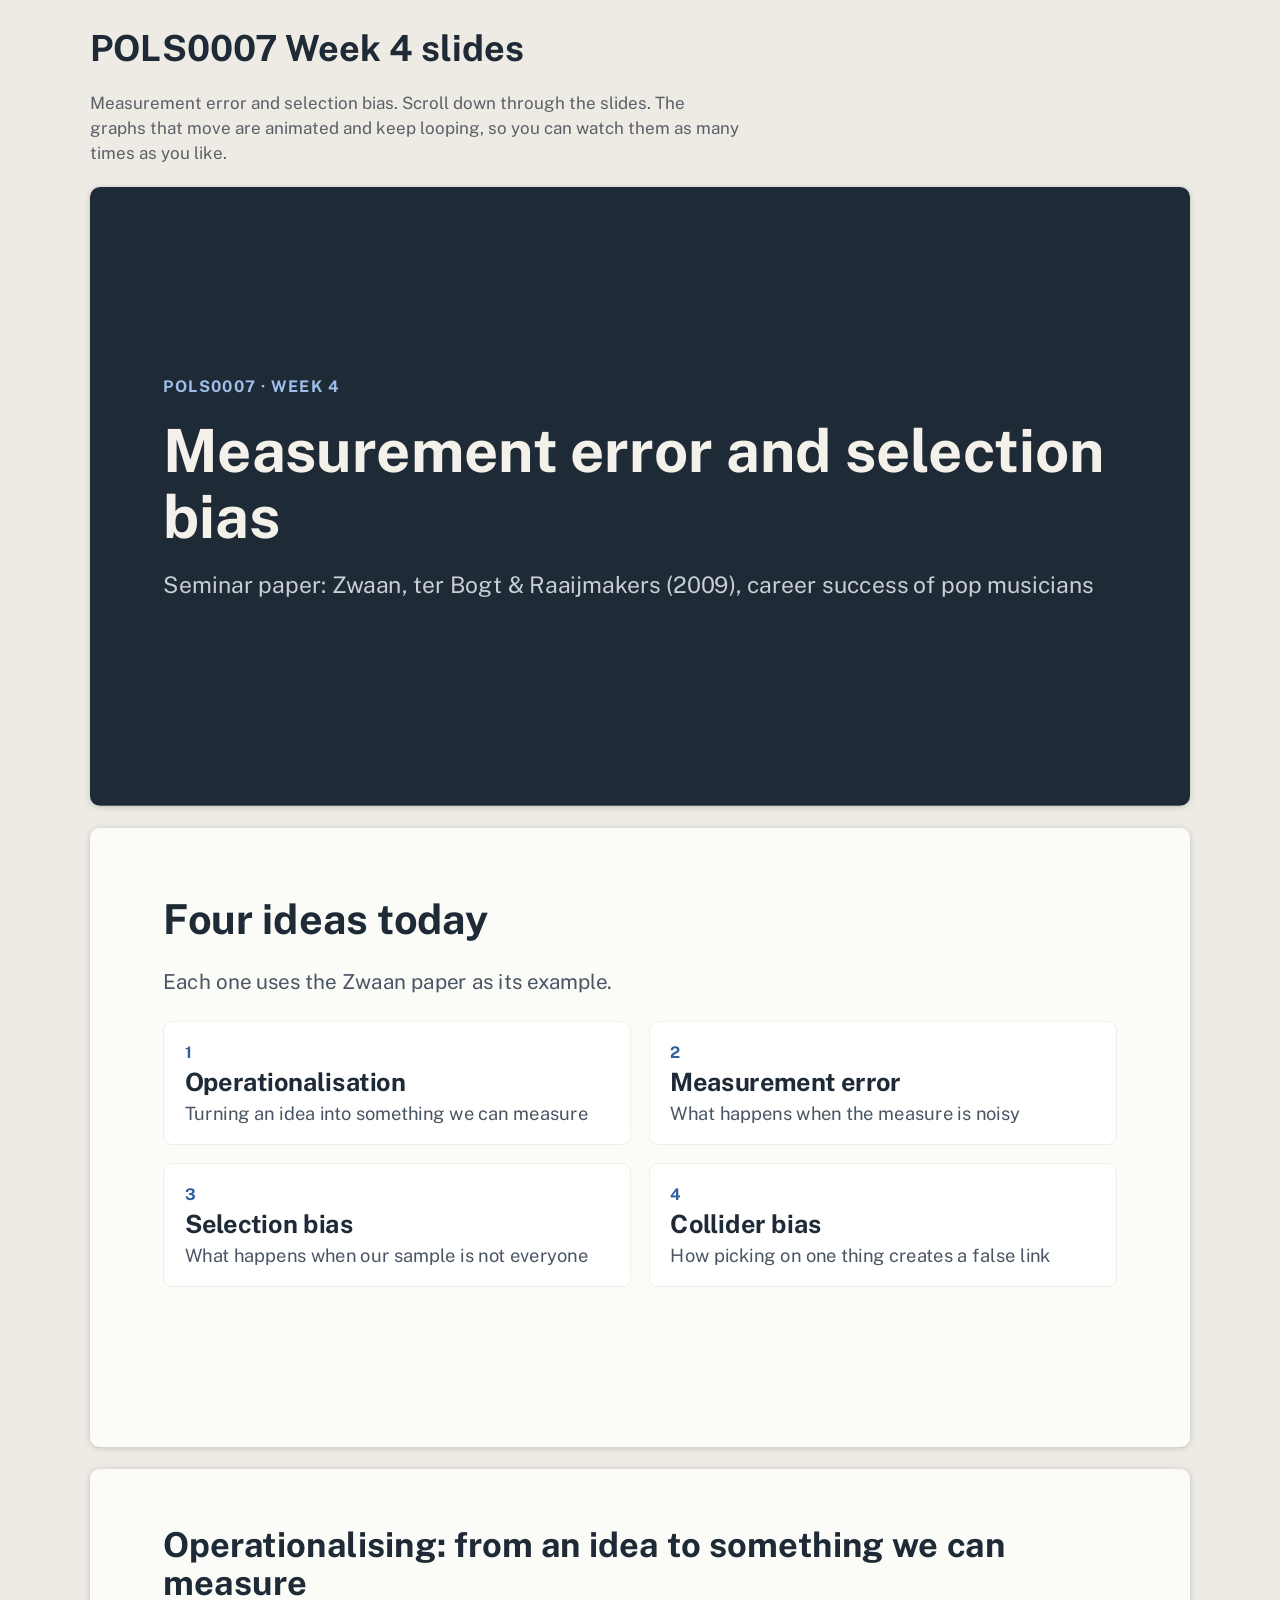
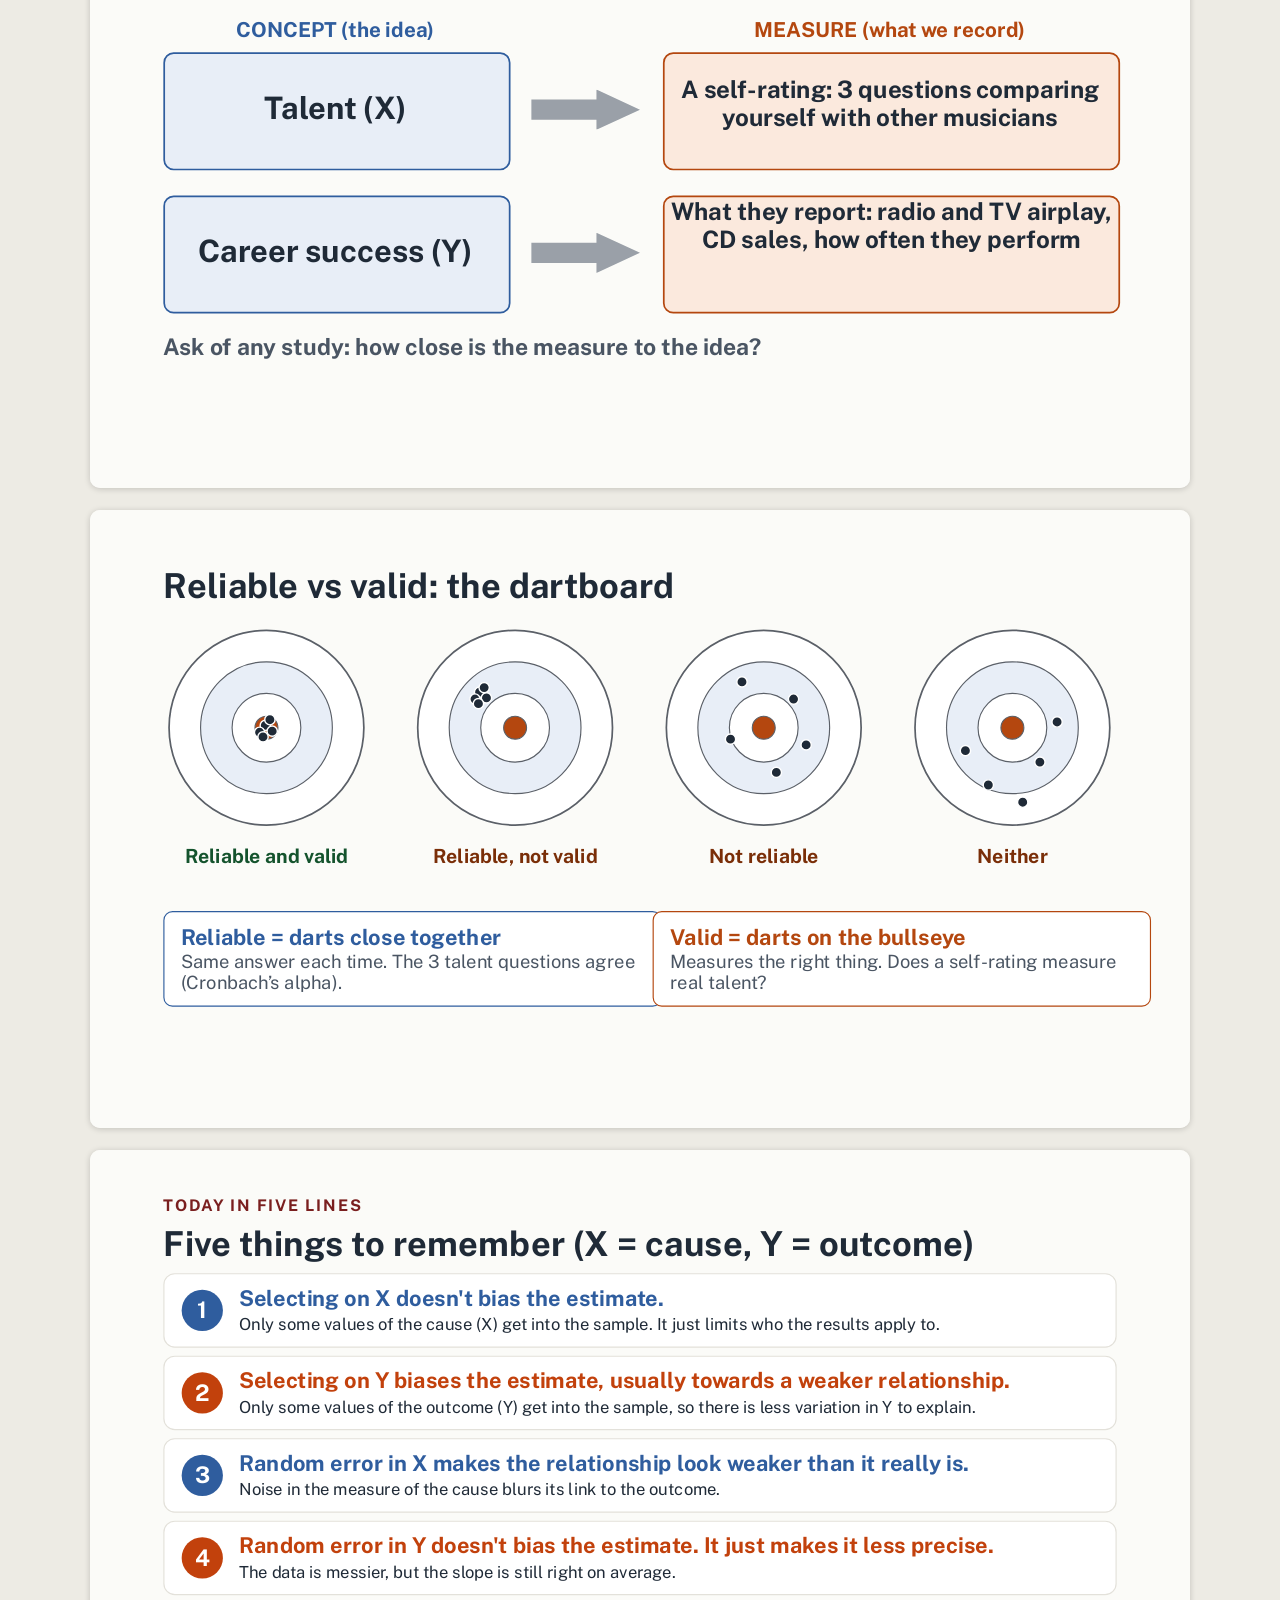
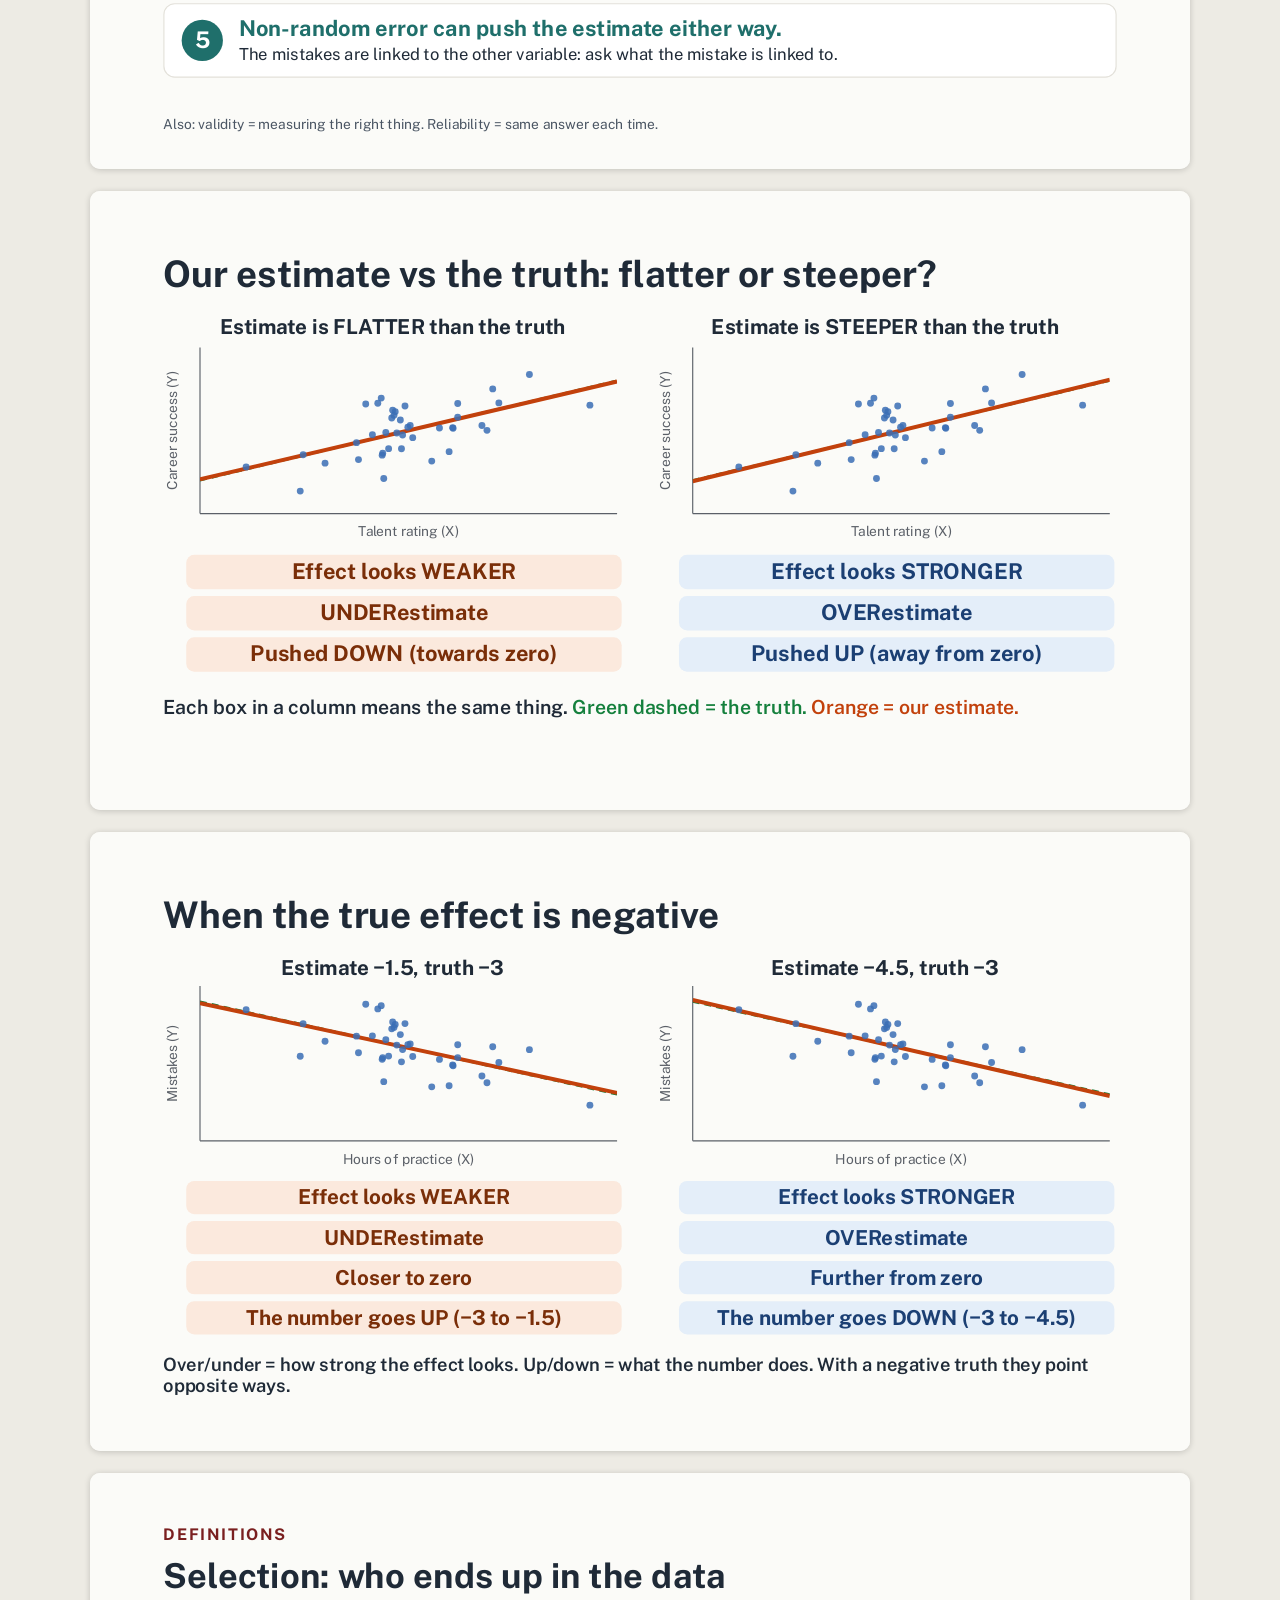
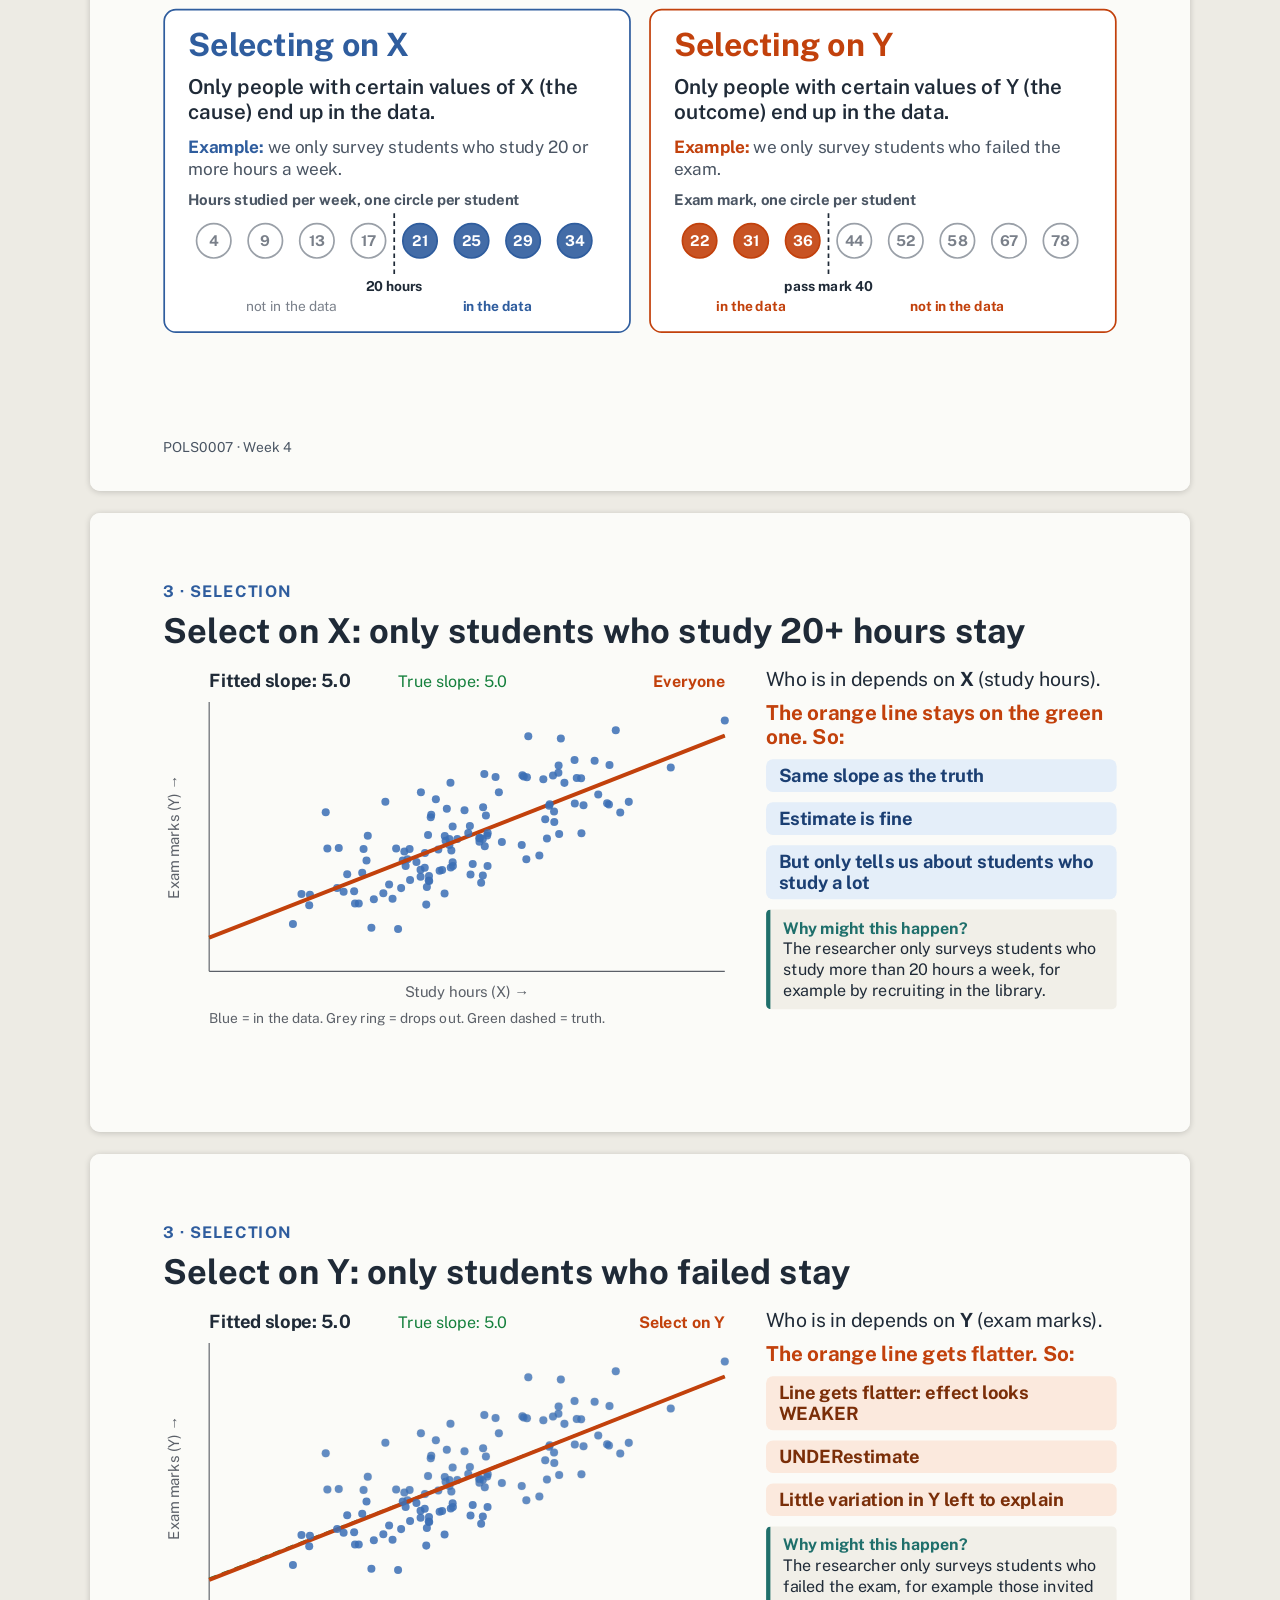
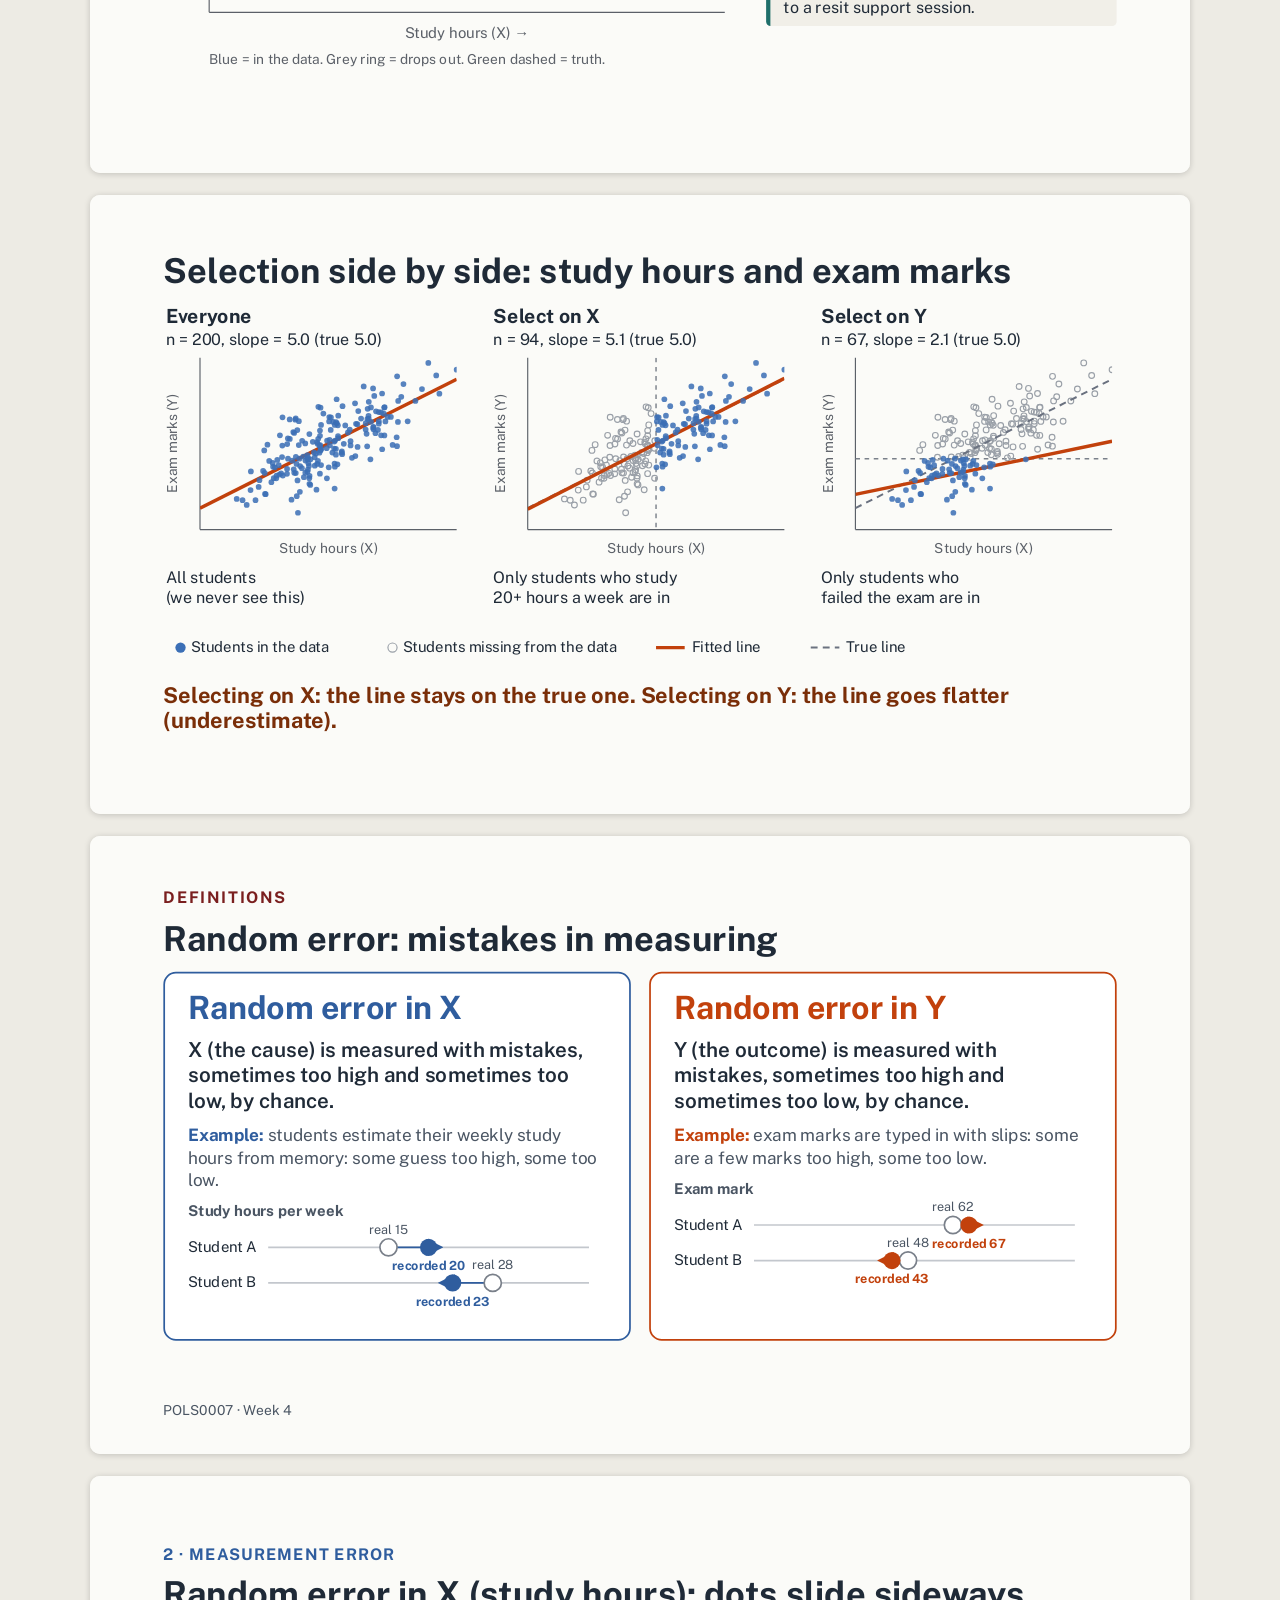
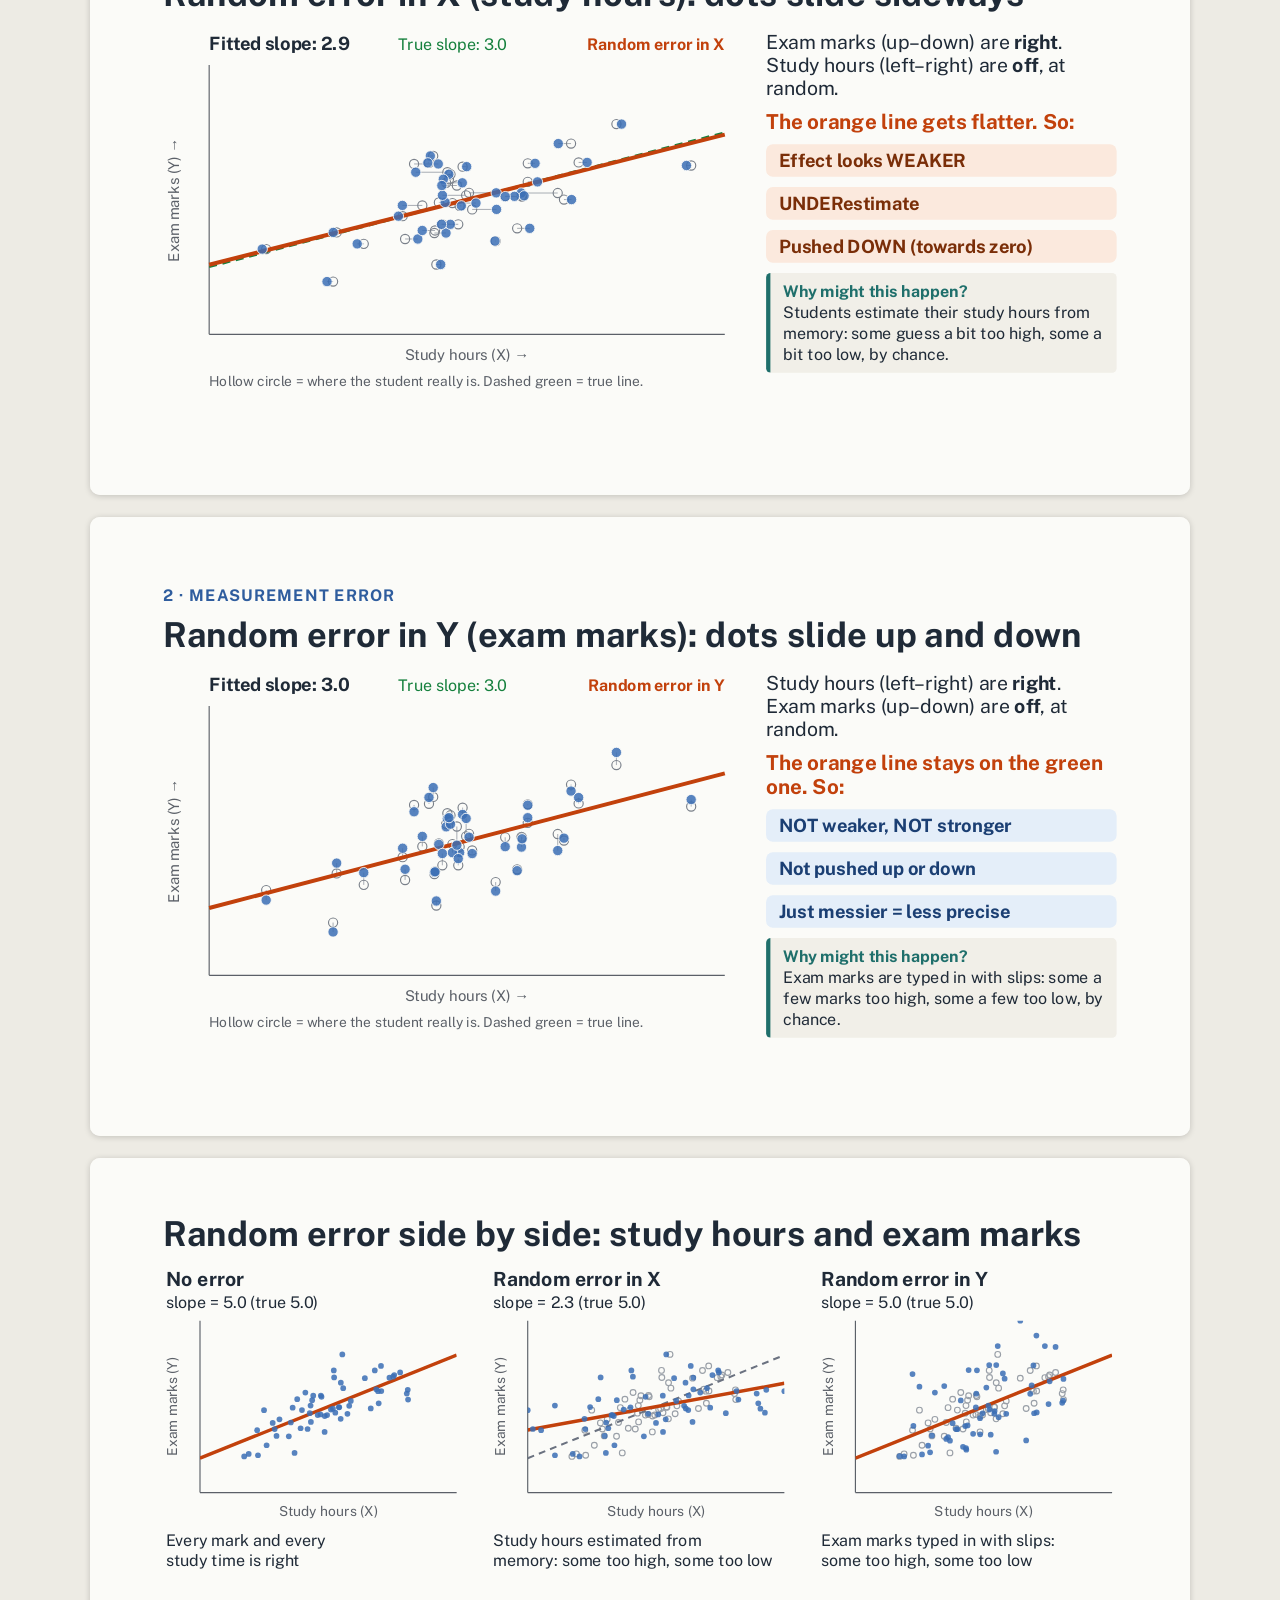
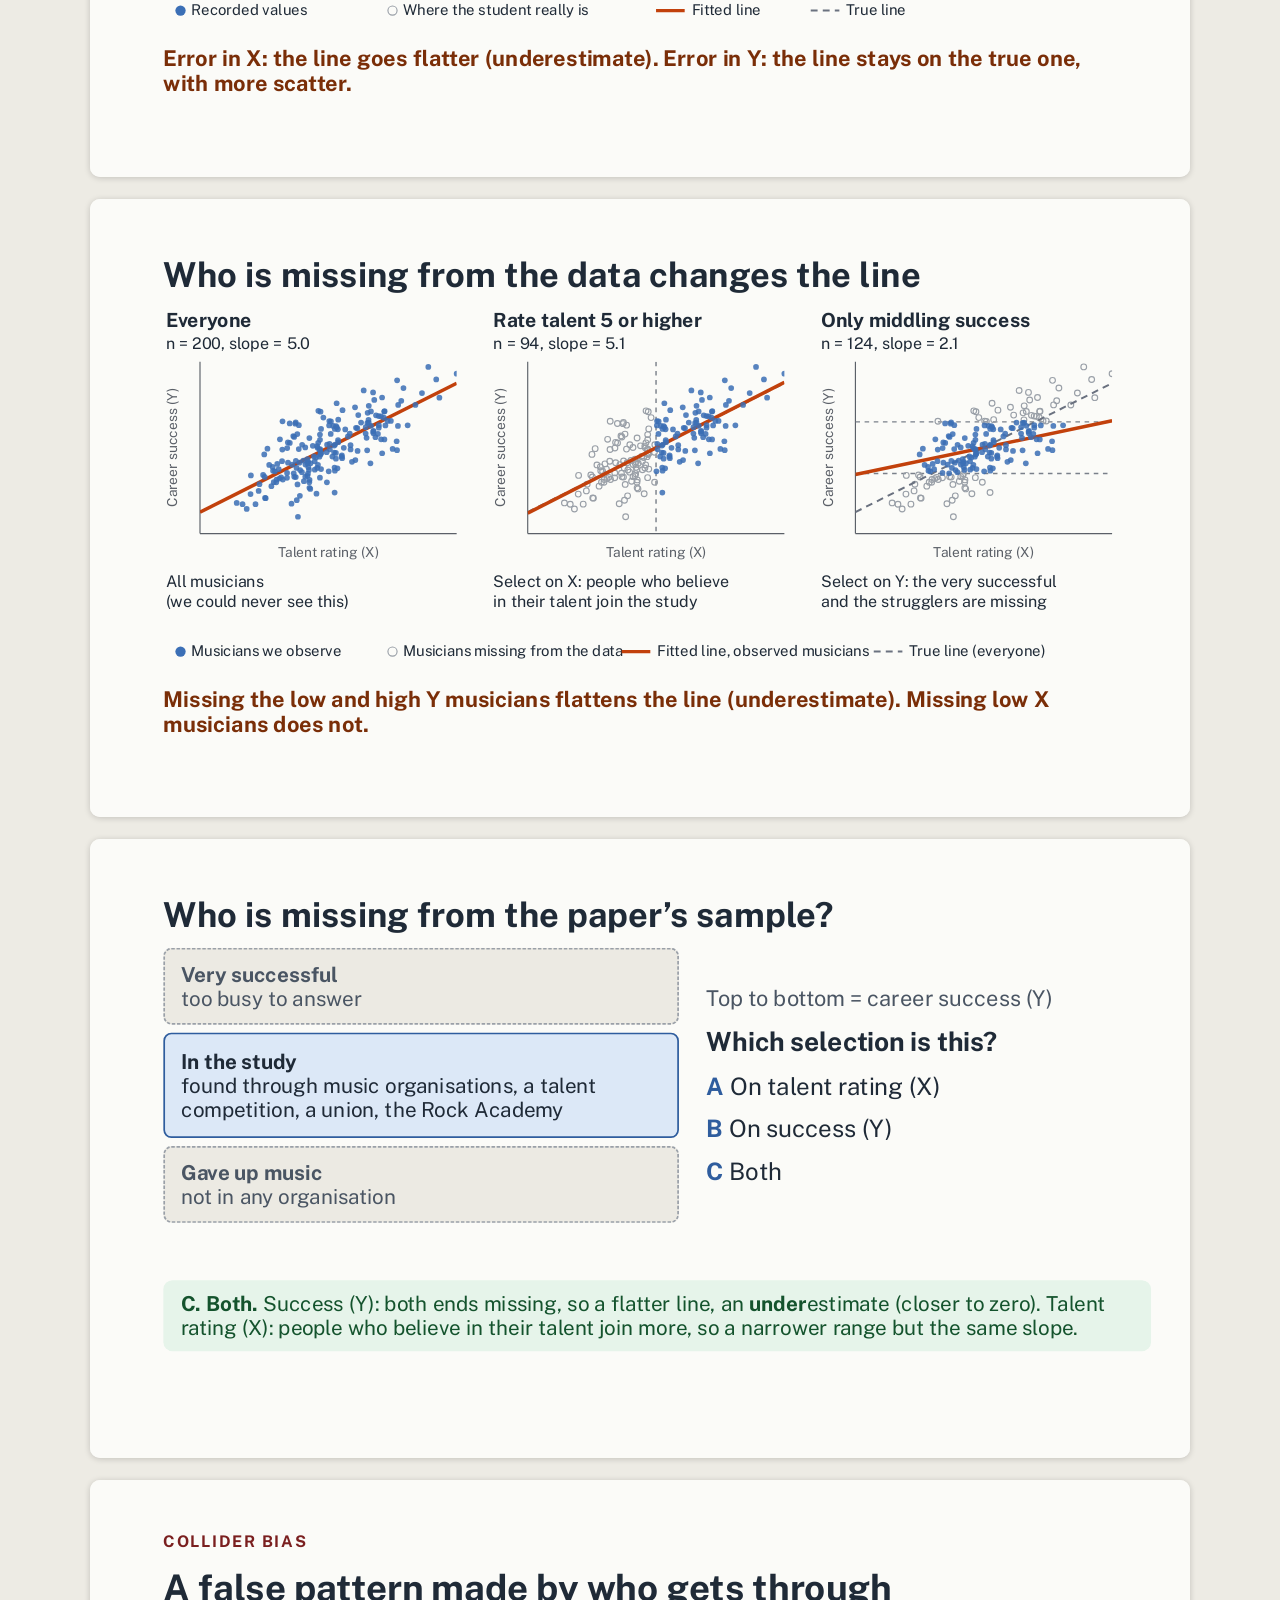
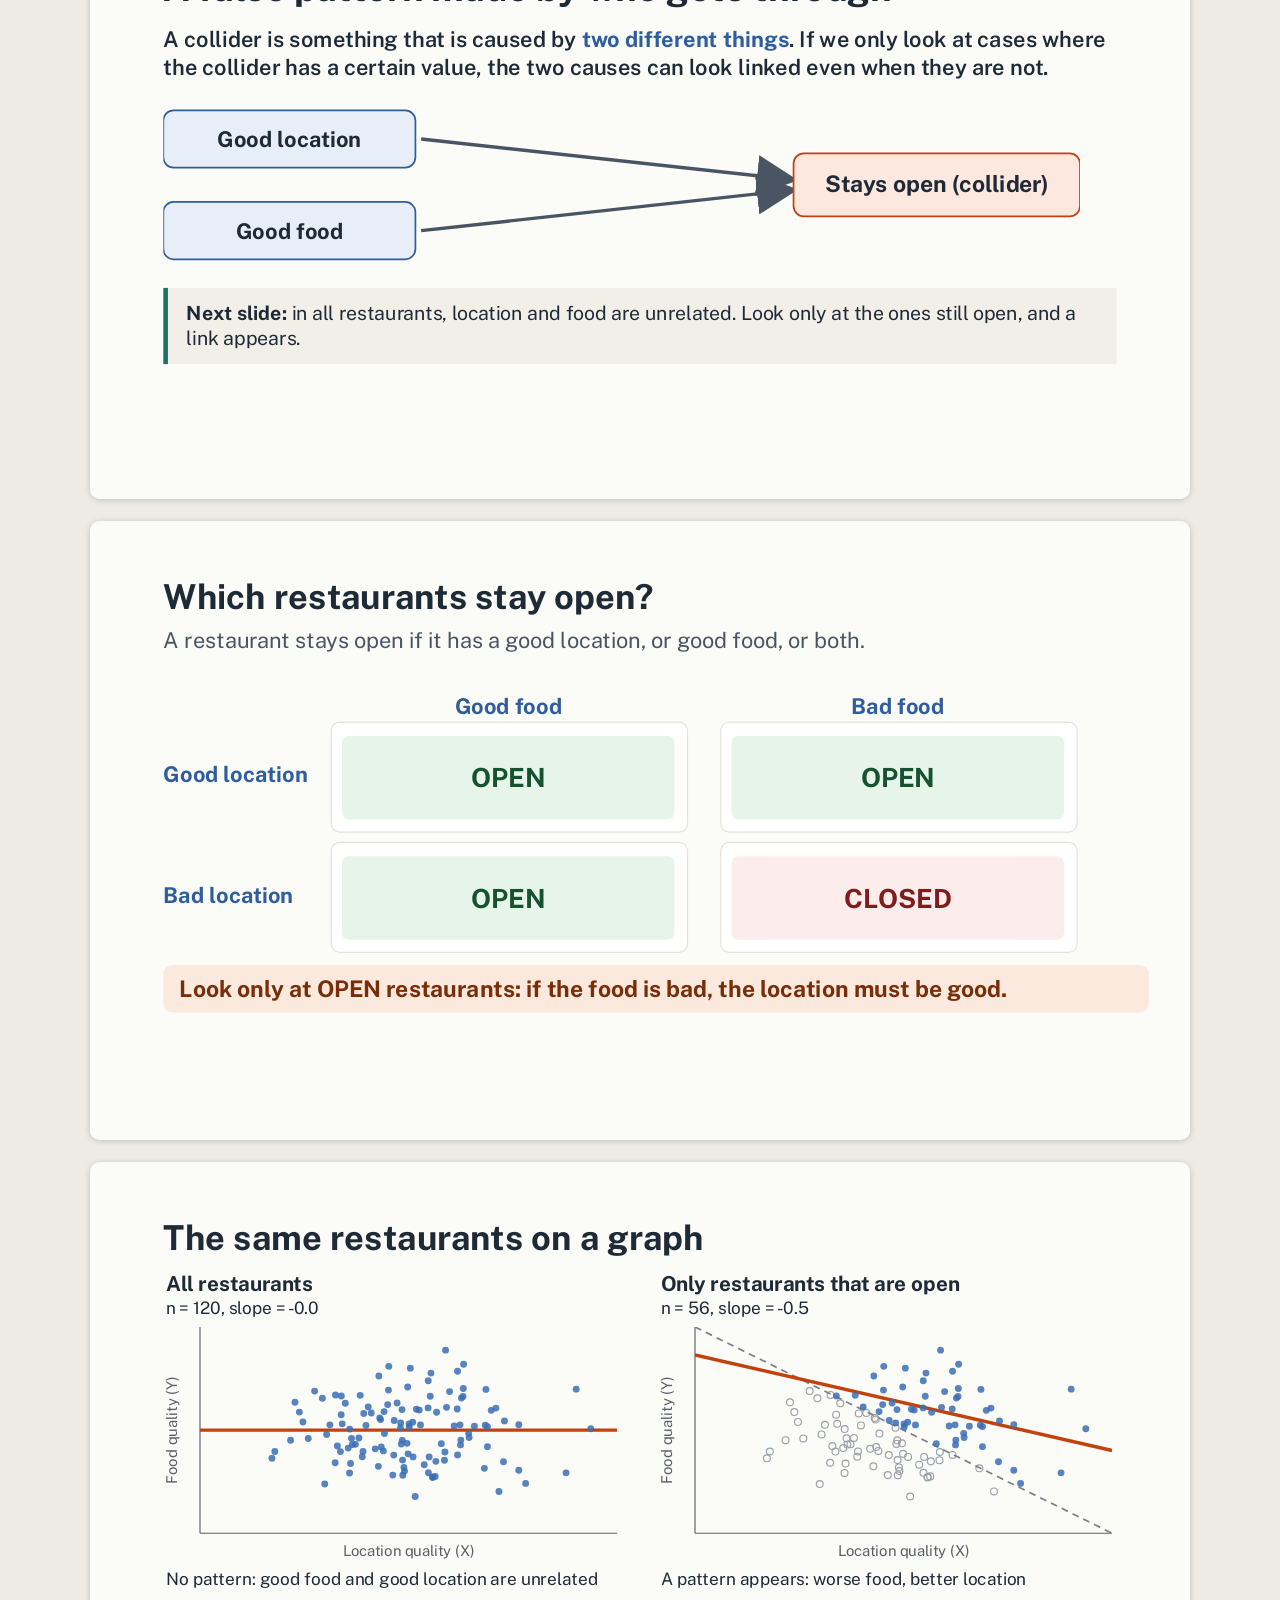
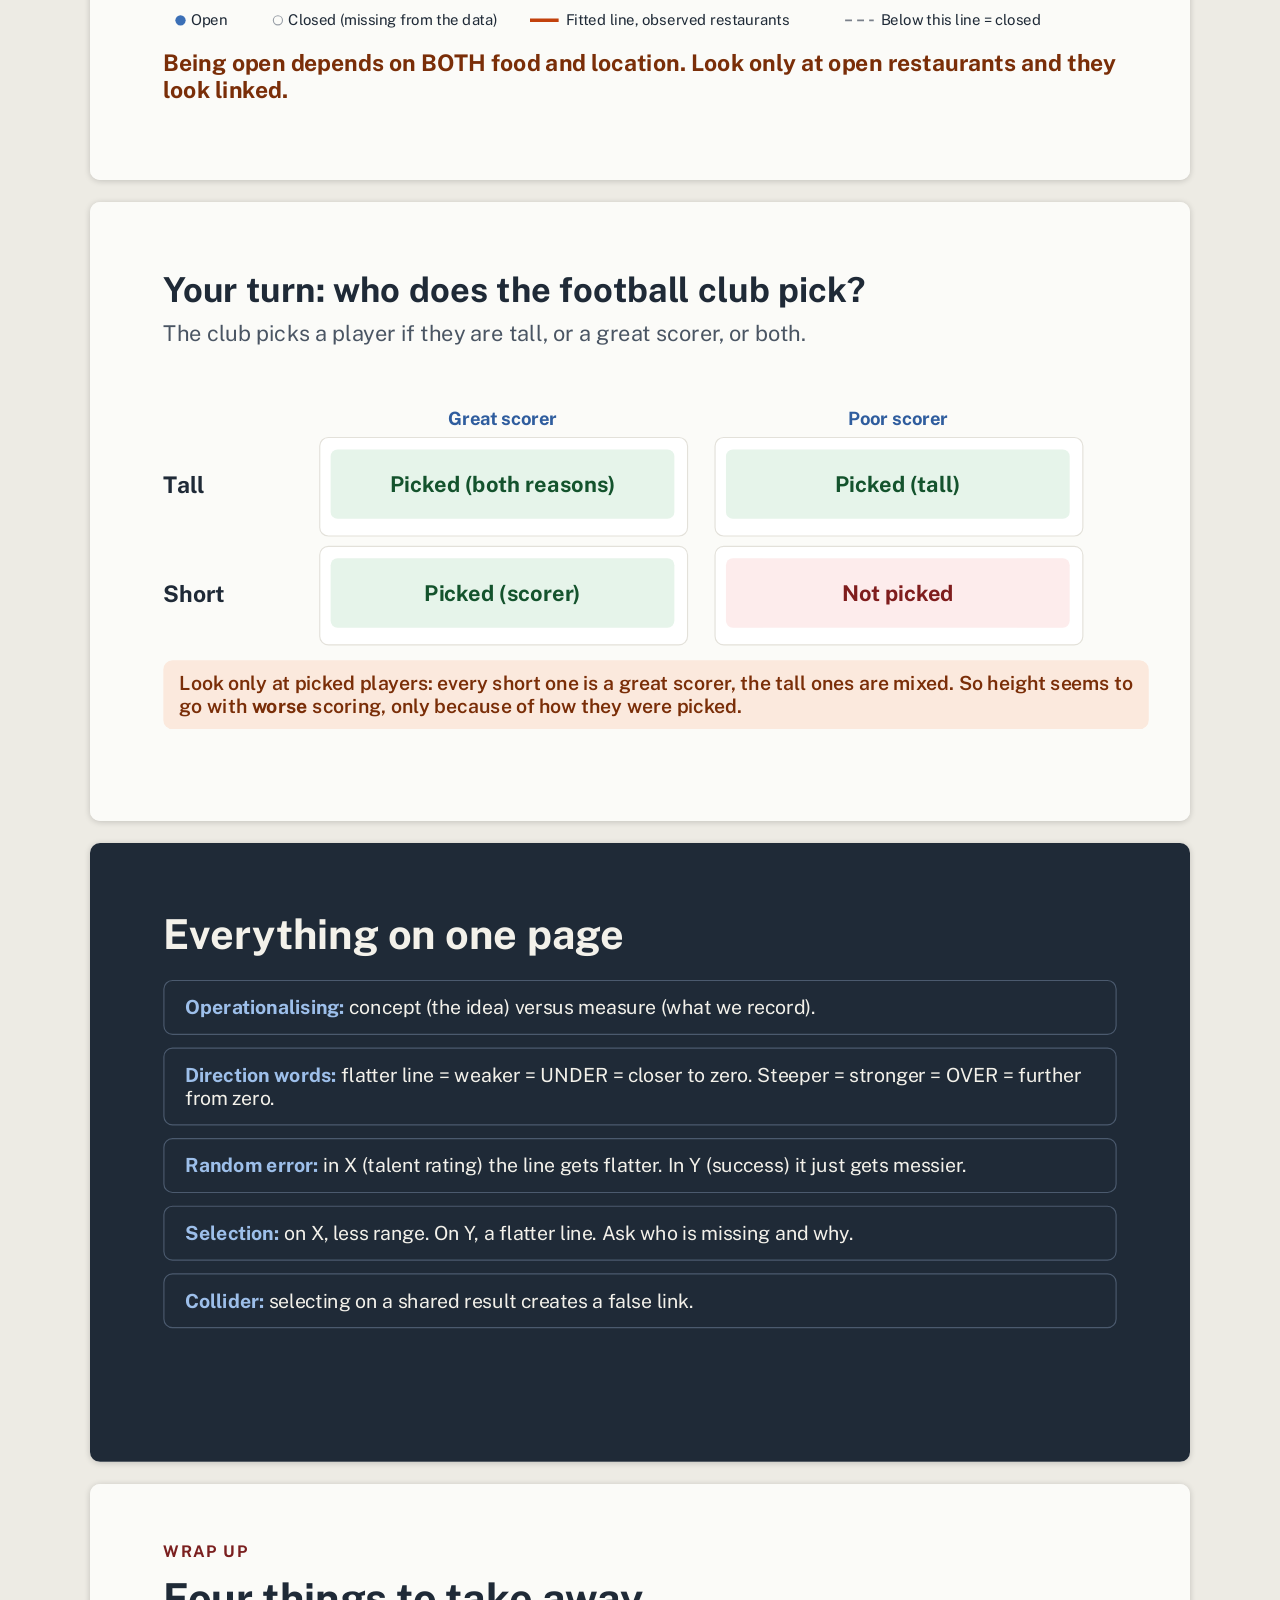
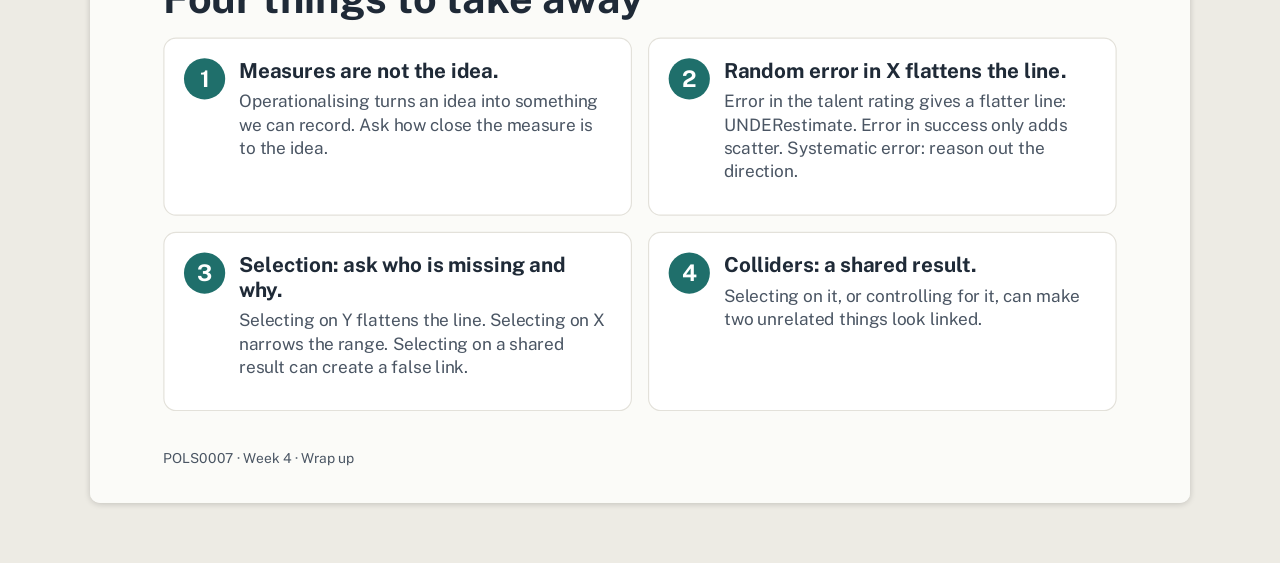
<file: week4/slides.html>
<!doctype html><html lang="en"><head><meta charset="utf-8"><meta name="viewport" content="width=device-width,initial-scale=1"><title>POLS0007 Week 4 slides</title><link rel="preconnect" href="https://fonts.googleapis.com"><link href="https://fonts.googleapis.com/css2?family=Public+Sans:wght@400;600;700&display=swap" rel="stylesheet"><style>
:root{--bg:#EDEBE4;--fg:#1F2A37;--mut:#5B6068}
@media (prefers-color-scheme: dark){:root:not([data-theme="light"]){--bg:#15191F;--fg:#ECEAE3;--mut:#A3A9B2;color-scheme:dark}}
:root[data-theme="dark"]{--bg:#15191F;--fg:#ECEAE3;--mut:#A3A9B2;color-scheme:dark}
body{background:var(--bg);color:var(--fg);font-family:'Public Sans',Arial,sans-serif;margin:0}
.wrap{max-width:1100px;margin:0 auto;padding-block:28px 60px;padding-left:max(16px,env(safe-area-inset-left,0px));padding-right:max(16px,env(safe-area-inset-right,0px));display:flex;flex-direction:column;gap:22px}
.wrap h1{font-size:clamp(24px,4vw,36px);margin:0;line-height:1.15}
.wrap p.note{margin:0;font-size:17px;line-height:1.45;color:var(--mut);max-width:65ch}
.frame{position:relative;width:100%;aspect-ratio:16/9;overflow:hidden;border-radius:10px;box-shadow:0 1px 6px rgba(0,0,0,.18);background:#FBFBF8}
.slide{position:absolute;left:0;top:0;width:1920px;height:1080px;transform-origin:0 0}
.slide .sl{position:relative;width:1920px;height:1080px;box-sizing:border-box;overflow:hidden}
.slide h1,.slide h2,.slide h3,.slide p,.slide ul{margin:0}
.slide svg{display:block}
</style></head><body><div class="wrap"><script>window.__raf=function(f,id){var e=document.getElementById(id),r=e&&e.getBoundingClientRect();if(r&&r.bottom>0&&r.top<innerHeight)requestAnimationFrame(f);else setTimeout(function(){__raf(f,id)},250)};</script><h1>POLS0007 Week 4 slides</h1><p class="note">Measurement error and selection bias. Scroll down through the slides. The graphs that move are animated and keep looping, so you can watch them as many times as you like.</p>
<div class="frame"><div class="slide"><section class="sl" id="cover" style="background:#1F2A37;color:#F3F1EA;font-family:'Public Sans', Arial, sans-serif;padding:128px 128px 160px;display:flex;flex-direction:column;justify-content:center;gap:40px">
<p style="font-size:28px;color:#9DBFEA;font-weight:700;letter-spacing:2px;text-transform:uppercase">POLS0007 · Week 4</p>
<h1 style="font-size:104px;font-weight:700;line-height:1.1">Measurement error and selection bias</h1>
<p style="font-size:40px;color:#C9CED6">Seminar paper: Zwaan, ter Bogt &amp; Raaijmakers (2009), career success of pop musicians</p>

</section>
</div></div><div class="frame"><div class="slide"><section class="sl" id="plan" style="background:#FBFBF8;color:#1F2A37;font-family:'Public Sans', Arial, sans-serif;padding:120px 128px;display:flex;flex-direction:column;gap:48px">
<h2 style="font-size:72px;font-weight:700;line-height:1.1">Four ideas today</h2>
<p style="font-size:36px;color:#4A5563">Each one uses the Zwaan paper as its example.</p>
<div style="display:grid;grid-template-columns:1fr 1fr;gap:32px">
<div style="background:#FFFFFF;border:1px solid #E3E1DA;border-radius:16px;padding:36px;display:flex;flex-direction:column;gap:10px">
<p style="font-size:28px;color:#2F5D9E;font-weight:700">1</p>
<h3 style="font-size:44px;font-weight:700">Operationalisation</h3>
<p style="font-size:32px;color:#4A5563">Turning an idea into something we can measure</p>
</div>
<div style="background:#FFFFFF;border:1px solid #E3E1DA;border-radius:16px;padding:36px;display:flex;flex-direction:column;gap:10px">
<p style="font-size:28px;color:#2F5D9E;font-weight:700">2</p>
<h3 style="font-size:44px;font-weight:700">Measurement error</h3>
<p style="font-size:32px;color:#4A5563">What happens when the measure is noisy</p>
</div>
<div style="background:#FFFFFF;border:1px solid #E3E1DA;border-radius:16px;padding:36px;display:flex;flex-direction:column;gap:10px">
<p style="font-size:28px;color:#2F5D9E;font-weight:700">3</p>
<h3 style="font-size:44px;font-weight:700">Selection bias</h3>
<p style="font-size:32px;color:#4A5563">What happens when our sample is not everyone</p>
</div>
<div style="background:#FFFFFF;border:1px solid #E3E1DA;border-radius:16px;padding:36px;display:flex;flex-direction:column;gap:10px">
<p style="font-size:28px;color:#2F5D9E;font-weight:700">4</p>
<h3 style="font-size:44px;font-weight:700">Collider bias</h3>
<p style="font-size:32px;color:#4A5563">How picking on one thing creates a false link</p>
</div>
</div>

</section>
</div></div><div class="frame"><div class="slide"><section class="sl" id="operationalise" style="display:flex; flex-direction:column; gap:20px; padding:100px 128px; background:#fbfbf8">
  <h2 style="font-family:'Public Sans', Arial, sans-serif; font-size:60px; font-weight:700; line-height:1.1; color:#1f2a37">Operationalising: from an idea to something we can measure</h2>
  <p style="position:absolute; top:260px; left:128px; width:600px; font-family:'Public Sans', Arial, sans-serif; font-size:36px; font-weight:700; text-align:center; color:#2f5d9e">CONCEPT (the idea)</p>
  <p style="position:absolute; top:260px; left:1000px; width:792px; font-family:'Public Sans', Arial, sans-serif; font-size:36px; font-weight:700; text-align:center; color:#b4470f">MEASURE (what we record)</p>
  <div style="position:absolute; top:320px; left:128px; width:600px; height:200px; display:flex; flex-direction:column; background:#e8eef7; border:3px solid #2f5d9e; border-radius:18px">
  </div>
  <p style="position:absolute; top:385px; left:128px; width:600px; font-family:'Public Sans', Arial, sans-serif; font-size:54px; font-weight:700; text-align:center; color:#1f2a37">Talent (X)</p>
  <div style="position:absolute; top:385px; left:770px; width:190px; height:70px; background:#9aa0a8;clip-path:polygon(0 25%,60% 25%,60% 0,100% 50%,60% 100%,60% 75%,0 75%);"></div>
  <div style="position:absolute; top:320px; left:1000px; width:792px; height:200px; display:flex; flex-direction:column; background:#fbe9dd; border:3px solid #b4470f; border-radius:18px">
  </div>
  <p style="position:absolute; top:360px; left:1030px; width:732px; font-family:'Public Sans', Arial, sans-serif; font-size:42px; font-weight:700; text-align:center; color:#1f2a37">A self-rating: 3 questions comparing yourself with other musicians</p>
  <div style="position:absolute; top:570px; left:128px; width:600px; height:200px; display:flex; flex-direction:column; background:#e8eef7; border:3px solid #2f5d9e; border-radius:18px">
  </div>
  <p style="position:absolute; top:635px; left:128px; width:600px; font-family:'Public Sans', Arial, sans-serif; font-size:54px; font-weight:700; text-align:center; color:#1f2a37">Career success (Y)</p>
  <div style="position:absolute; top:635px; left:770px; width:190px; height:70px; background:#9aa0a8;clip-path:polygon(0 25%,60% 25%,60% 0,100% 50%,60% 100%,60% 75%,0 75%);"></div>
  <div style="position:absolute; top:570px; left:1000px; width:792px; height:200px; display:flex; flex-direction:column; background:#fbe9dd; border:3px solid #b4470f; border-radius:18px">
    <p style="font-family:'Public Sans', Arial, sans-serif; font-size:42px; font-weight:700; text-align:center; color:#1f2a37">What they report: radio and TV airplay, CD sales, how often they perform</p>
  </div>
  <p id="e13-18vmihq" style="position:absolute; top:810px; left:128px; width:1664px; font-family:'Public Sans', Arial, sans-serif; font-size:40px; font-weight:700; color:#4a5563">Ask of any study: how close is the measure to the idea?</p>
  
</section>
</div></div><div class="frame"><div class="slide"><section class="sl" id="valrel" style="background:#FBFBF8;color:#1F2A37;font-family:'Public Sans', Arial, sans-serif;padding:100px 128px;display:flex;flex-direction:column;gap:20px">
<h2 style="font-size:60px;font-weight:700;line-height:1.1">Reliable vs valid: the dartboard</h2>
<svg aria-label="Four dartboards. 1: darts tightly grouped on the bullseye. 2: darts tightly grouped away from the bullseye. 3: darts spread around the bullseye. 4: darts spread and away from the bullseye." viewBox="0 0 1664 380" width="1664" height="380" style="position:absolute;left:128px;top:190px;width:1664px;height:380px">
<g fill="#FFFFFF" stroke="#5B6068" stroke-width="3"><circle cx="180" cy="190" r="170"/><circle cx="614" cy="190" r="170"/><circle cx="1048" cy="190" r="170"/><circle cx="1482" cy="190" r="170"/></g>
<g fill="#E8EEF7" stroke="#5B6068" stroke-width="2"><circle cx="180" cy="190" r="115"/><circle cx="614" cy="190" r="115"/><circle cx="1048" cy="190" r="115"/><circle cx="1482" cy="190" r="115"/></g>
<g fill="#FFFFFF" stroke="#5B6068" stroke-width="2"><circle cx="180" cy="190" r="60"/><circle cx="614" cy="190" r="60"/><circle cx="1048" cy="190" r="60"/><circle cx="1482" cy="190" r="60"/></g>
<g fill="#B4470F" stroke="#5B6068" stroke-width="2"><circle cx="180" cy="190" r="20"/><circle cx="614" cy="190" r="20"/><circle cx="1048" cy="190" r="20"/><circle cx="1482" cy="190" r="20"/></g>
<g fill="#1F2A37" stroke="#FFFFFF" stroke-width="2.5">
<circle cx="178" cy="186" r="9"/><circle cx="190" cy="196" r="9"/><circle cx="168" cy="198" r="9"/><circle cx="186" cy="176" r="9"/><circle cx="174" cy="206" r="9"/>
<circle cx="552" cy="128" r="9"/><circle cx="564" cy="138" r="9"/><circle cx="544" cy="140" r="9"/><circle cx="560" cy="120" r="9"/><circle cx="550" cy="148" r="9"/>
<circle cx="1100" cy="140" r="9"/><circle cx="990" cy="210" r="9"/><circle cx="1070" cy="268" r="9"/><circle cx="1010" cy="110" r="9"/><circle cx="1122" cy="220" r="9"/>
<circle cx="1530" cy="250" r="9"/><circle cx="1440" cy="290" r="9"/><circle cx="1560" cy="180" r="9"/><circle cx="1400" cy="230" r="9"/><circle cx="1500" cy="320" r="9"/>
</g>
</svg>
<p style="position:absolute;left:128px;top:585px;width:360px;font-size:34px;font-weight:700;text-align:center;color:#14532D">Reliable and valid</p>
<p style="position:absolute;left:562px;top:585px;width:360px;font-size:34px;font-weight:700;text-align:center;color:#7A2E08">Reliable, not valid</p>
<p style="position:absolute;left:996px;top:585px;width:360px;font-size:34px;font-weight:700;text-align:center;color:#7A2E08">Not reliable</p>
<p style="position:absolute;left:1430px;top:585px;width:360px;font-size:34px;font-weight:700;text-align:center;color:#7A2E08">Neither</p>
<div style="position:absolute;left:128px;top:700px;width:810px;background:#FFFFFF;border:2px solid #2F5D9E;border-radius:16px;padding:22px 28px">
<p style="font-size:38px;font-weight:700;color:#2F5D9E">Reliable = darts close together</p>
<p style="font-size:32px;color:#4A5563">Same answer each time. The 3 talent questions agree (Cronbach’s alpha).</p>
</div>
<div style="position:absolute;left:982px;top:700px;width:810px;background:#FFFFFF;border:2px solid #B4470F;border-radius:16px;padding:22px 28px">
<p style="font-size:38px;font-weight:700;color:#B4470F">Valid = darts on the bullseye</p>
<p style="font-size:32px;color:#4A5563">Measures the right thing. Does a self-rating measure real talent?</p>
</div>

</section>
</div></div><div class="frame"><div class="slide"><section class="sl" id="key5" style="background:#FBFBF8;color:#1F2A37;font-family:'Public Sans', Arial, sans-serif;padding:80px 128px 140px;display:flex;flex-direction:column;gap:18px">
<p style="font-size:28px;font-weight:700;letter-spacing:3px;text-transform:uppercase;color:#7A1F1F">Today in five lines</p>
<h2 style="font-size:60px;font-weight:700;line-height:1.1">Five things to remember (X = cause, Y = outcome)</h2>
<div style="display:flex;flex-direction:column;gap:14px"><div style="display:flex;gap:28px;align-items:center;background:#FFFFFF;border:2px solid #E3E1DA;border-radius:20px;padding:20px 30px"><div style="width:72px;height:72px;border-radius:36px;background:#2F5D9E;color:#FFFFFF;font-size:40px;font-weight:700;display:flex;align-items:center;justify-content:center">1</div><div style="display:flex;flex-direction:column;gap:6px;flex:1"><h3 style="font-size:38px;font-weight:700;line-height:1.15;color:#2F5D9E">Selecting on X doesn't bias the estimate.</h3><p style="font-size:29px;color:#1F2A37;line-height:1.25">Only some values of the cause (X) get into the sample. It just limits who the results apply to.</p></div></div><div style="display:flex;gap:28px;align-items:center;background:#FFFFFF;border:2px solid #E3E1DA;border-radius:20px;padding:20px 30px"><div style="width:72px;height:72px;border-radius:36px;background:#C2410C;color:#FFFFFF;font-size:40px;font-weight:700;display:flex;align-items:center;justify-content:center">2</div><div style="display:flex;flex-direction:column;gap:6px;flex:1"><h3 style="font-size:38px;font-weight:700;line-height:1.15;color:#C2410C">Selecting on Y biases the estimate, usually towards a weaker relationship.</h3><p style="font-size:29px;color:#1F2A37;line-height:1.25">Only some values of the outcome (Y) get into the sample, so there is less variation in Y to explain.</p></div></div><div style="display:flex;gap:28px;align-items:center;background:#FFFFFF;border:2px solid #E3E1DA;border-radius:20px;padding:20px 30px"><div style="width:72px;height:72px;border-radius:36px;background:#2F5D9E;color:#FFFFFF;font-size:40px;font-weight:700;display:flex;align-items:center;justify-content:center">3</div><div style="display:flex;flex-direction:column;gap:6px;flex:1"><h3 style="font-size:38px;font-weight:700;line-height:1.15;color:#2F5D9E">Random error in X makes the relationship look weaker than it really is.</h3><p style="font-size:29px;color:#1F2A37;line-height:1.25">Noise in the measure of the cause blurs its link to the outcome.</p></div></div><div style="display:flex;gap:28px;align-items:center;background:#FFFFFF;border:2px solid #E3E1DA;border-radius:20px;padding:20px 30px"><div style="width:72px;height:72px;border-radius:36px;background:#C2410C;color:#FFFFFF;font-size:40px;font-weight:700;display:flex;align-items:center;justify-content:center">4</div><div style="display:flex;flex-direction:column;gap:6px;flex:1"><h3 style="font-size:38px;font-weight:700;line-height:1.15;color:#C2410C">Random error in Y doesn't bias the estimate. It just makes it less precise.</h3><p style="font-size:29px;color:#1F2A37;line-height:1.25">The data is messier, but the slope is still right on average.</p></div></div><div style="display:flex;gap:28px;align-items:center;background:#FFFFFF;border:2px solid #E3E1DA;border-radius:20px;padding:20px 30px"><div style="width:72px;height:72px;border-radius:36px;background:#1F6F6B;color:#FFFFFF;font-size:40px;font-weight:700;display:flex;align-items:center;justify-content:center">5</div><div style="display:flex;flex-direction:column;gap:6px;flex:1"><h3 style="font-size:38px;font-weight:700;line-height:1.15;color:#1F6F6B">Non-random error can push the estimate either way.</h3><p style="font-size:29px;color:#1F2A37;line-height:1.25">The mistakes are linked to the other variable: ask what the mistake is linked to.</p></div></div></div>
<p style="position:absolute;left:128px;bottom:64px;font-size:24px;color:#4A5563">Also: validity = measuring the right thing. Reliability = same answer each time.</p>

</section>
</div></div><div class="frame"><div class="slide"><section class="sl" id="direction" style="background:#FBFBF8;color:#1F2A37;font-family:'Public Sans', Arial, sans-serif;padding:110px 128px;display:flex;flex-direction:column;gap:20px">
<h2 style="font-size:64px;font-weight:700;line-height:1.1">Our estimate vs the truth: flatter or steeper?</h2>
<div style="position:absolute;left:128px;top:215px;width:1664px;height:640px"><svg id="s5" viewBox="0 0 1664 640" width="1664" height="640"></svg><script>(function(){
function R(s){return function(){s|=0;s=s+0x6D2B79F5|0;var t=Math.imul(s^s>>>15,1|s);t=t+Math.imul(t^t>>>7,61|t)^t;return((t^t>>>14)>>>0)/4294967296}}
function G(r){var u=0,v=r();while(!u)u=r();return Math.sqrt(-2*Math.log(u))*Math.cos(6.2832*v)}
var mean=function(a){return a.reduce(function(p,c){return p+c},0)/a.length},cen=function(a){var m=mean(a);return a.map(function(v){return v-m})},dot=function(a,b){return a.reduce(function(p,c,i){return p+c*b[i]},0)};
function unit(a){a=cen(a);var s=Math.sqrt(dot(a,a)/a.length);return a.map(function(v){return v/s})}
function perp(a,bs){a=cen(a);bs.forEach(function(b){var k=dot(a,b)/dot(b,b);a=a.map(function(v,i){return v-k*b[i]})});return unit(a)}
function D(seed,N,sx,a,b,sy){var r=R(seed),g=function(){return Array.from({length:N},function(){return G(r)})},z=unit(g()),u=perp(g(),[z]),e=perp(g(),[z,u]),f=perp(g(),[z,u,e]),X=z.map(function(v){return 5+sx*v});return{X:X,Y:X.map(function(x,i){return a+b*x+sy*u[i]}),ey:e,ex:f}}
var uid=0;
function chart(ox,oy,w,h,c){
 var l=64,bt=52,t=8,rr=8,pw=w-l-rr,ph=h-t-bt,id='k5_'+(++uid),x0=c.xd[0],x1=c.xd[1],y0=c.yd[0],y1=c.yd[1];
 function X(v){return ox+l+(Math.max(x0,Math.min(x1,v))-x0)/(x1-x0)*pw}
 function Y(v){return oy+t+ph-(Math.max(y0,Math.min(y1,v))-y0)/(y1-y0)*ph}
 var s='<clipPath id="'+id+'"><rect x="'+(ox+l)+'" y="'+(oy+t)+'" width="'+pw+'" height="'+ph+'"/></clipPath>';
 s+='<line x1="'+(ox+l)+'" x2="'+(ox+l)+'" y1="'+(oy+t)+'" y2="'+(oy+t+ph)+'" stroke="#5B6068" stroke-width="2"/><line x1="'+(ox+l)+'" x2="'+(ox+l+pw)+'" y1="'+(oy+t+ph)+'" y2="'+(oy+t+ph)+'" stroke="#5B6068" stroke-width="2"/><g clip-path="url(#'+id+')">';
 (c.guides||[]).forEach(function(q){s+=q.x!==undefined?'<line x1="'+X(q.x)+'" x2="'+X(q.x)+'" y1="'+(oy+t)+'" y2="'+(oy+t+ph)+'" stroke="#7A808A" stroke-width="2.5" stroke-dasharray="8 8"/>':'<line x1="'+(ox+l)+'" x2="'+(ox+l+pw)+'" y1="'+Y(q.y)+'" y2="'+Y(q.y)+'" stroke="#7A808A" stroke-width="2.5" stroke-dasharray="8 8"/>'});
 c.pts.forEach(function(p){if(p.k==1)s+='<circle cx="'+X(p.x)+'" cy="'+Y(p.y)+'" r="'+(c.r||6)+'" fill="none" stroke="#9AA0A8" stroke-width="2"/>'});
 (c.lines||[]).forEach(function(L){s+='<line x1="'+X(x0)+'" y1="'+Y(L.a+L.b*x0)+'" x2="'+X(x1)+'" y2="'+Y(L.a+L.b*x1)+'" stroke="'+L.c+'" stroke-width="'+(L.w||5)+'"'+(L.d?' stroke-dasharray="12 9"':'')+'/>'});
 c.pts.forEach(function(p){if(p.k==0)s+='<circle cx="'+X(p.x)+'" cy="'+Y(p.y)+'" r="'+(c.r||6)+'" fill="#3B6FB6" fill-opacity=".85"/>';if(p.k==3)s+='<circle cx="'+X(p.x)+'" cy="'+Y(p.y)+'" r="16" fill="none" stroke="#1F2A37" stroke-width="3.5" stroke-dasharray="6 5"/>';if(p.k==2)s+='<circle cx="'+X(p.x)+'" cy="'+Y(p.y)+'" r="13" fill="#F59E0B" stroke="#1F2A37" stroke-width="3"/>'});
 s+='</g><text x="'+(ox+l+pw/2)+'" y="'+(oy+h-12)+'" font-size="24" text-anchor="middle" fill="#5B6068">'+(c.xl||'')+'</text><text transform="translate('+(ox+24)+' '+(oy+t+ph/2)+') rotate(-90)" font-size="24" text-anchor="middle" fill="#5B6068">'+(c.yl||'')+'</text>';
 return s}
var S=0;function ease(t){return t*t*(3-2*t)}
function lvl(p){if(p>=0.95)return 0;if(p>=0.75)return 1-ease((p-0.75)/0.2);if(p>=0.45)return 1;if(p>=0.15)return ease((p-0.15)/0.3);return 0}
var d=D(5,40,1.5,25,3,6),h='',pts=d.X.map(function(x,i){return{x:x,y:d.Y[i],k:0}});
var T=3;
function panel(ox,sl,title,col,chips){
 h+='<text x="'+(ox+400)+'" y="34" font-size="36" font-weight="700" text-anchor="middle" fill="#1F2A37">'+title+'</text>';
 h+=chart(ox,50,800,350,{xd:[0,10],yd:[15,65],pts:pts,xl:'Talent rating (X)',yl:'Career success (Y)',lines:[{a:25,b:3,c:'#15803D',d:1,w:4},{a:40-5*(T+(sl-T)*S),b:T+(sl-T)*S,c:'#C2410C',w:7}]});
 chips.forEach(function(t,i){h+='<rect x="'+(ox+40)+'" y="'+(420+i*72)+'" width="760" height="60" rx="14" fill="'+col[0]+'"/><text x="'+(ox+420)+'" y="'+(420+i*72+42)+'" font-size="38" font-weight="700" text-anchor="middle" fill="'+col[1]+'">'+t+'</text>'});
}
function frame(){h='';panel(0,1.5,'Estimate is FLATTER than the truth',['#FBE9DD','#7A2E08'],['Effect looks WEAKER','UNDERestimate','Pushed DOWN (towards zero)']);panel(860,4.5,'Estimate is STEEPER than the truth',['#E4EEF9','#1B3F73'],['Effect looks STRONGER','OVERestimate','Pushed UP (away from zero)']);document.getElementById('s5').innerHTML=h}
var t0=Date.now();function tick(){var p=((Date.now()-t0)/8000)%1;S=lvl(p);frame();__raf(tick,'s5')}tick();
})();</script></div>
<p style="position:absolute;left:128px;top:880px;width:1664px;font-size:34px;font-weight:600">Each box in a column means the same thing. <span style="color:#15803D">Green dashed = the truth.</span> <span style="color:#C2410C">Orange = our estimate.</span></p>

</section>
</div></div><div class="frame"><div class="slide"><section class="sl" id="direction-neg" style="background:#FBFBF8;color:#1F2A37;font-family:'Public Sans', Arial, sans-serif;padding:110px 128px;display:flex;flex-direction:column;gap:20px">
<h2 style="font-size:64px;font-weight:700;line-height:1.1">When the true effect is negative</h2>
<div style="position:absolute;left:128px;top:215px;width:1664px;height:680px"><svg id="s6" viewBox="0 0 1664 680" width="1664" height="680"></svg><script>(function(){
function R(s){return function(){s|=0;s=s+0x6D2B79F5|0;var t=Math.imul(s^s>>>15,1|s);t=t+Math.imul(t^t>>>7,61|t)^t;return((t^t>>>14)>>>0)/4294967296}}
function G(r){var u=0,v=r();while(!u)u=r();return Math.sqrt(-2*Math.log(u))*Math.cos(6.2832*v)}
var mean=function(a){return a.reduce(function(p,c){return p+c},0)/a.length},cen=function(a){var m=mean(a);return a.map(function(v){return v-m})},dot=function(a,b){return a.reduce(function(p,c,i){return p+c*b[i]},0)};
function unit(a){a=cen(a);var s=Math.sqrt(dot(a,a)/a.length);return a.map(function(v){return v/s})}
function perp(a,bs){a=cen(a);bs.forEach(function(b){var k=dot(a,b)/dot(b,b);a=a.map(function(v,i){return v-k*b[i]})});return unit(a)}
function D(seed,N,sx,a,b,sy){var r=R(seed),g=function(){return Array.from({length:N},function(){return G(r)})},z=unit(g()),u=perp(g(),[z]),e=perp(g(),[z,u]),f=perp(g(),[z,u,e]),X=z.map(function(v){return 5+sx*v});return{X:X,Y:X.map(function(x,i){return a+b*x+sy*u[i]}),ey:e,ex:f}}
var uid=0;
function chart(ox,oy,w,h,c){
 var l=64,bt=52,t=8,rr=8,pw=w-l-rr,ph=h-t-bt,id='k6_'+(++uid),x0=c.xd[0],x1=c.xd[1],y0=c.yd[0],y1=c.yd[1];
 function X(v){return ox+l+(Math.max(x0,Math.min(x1,v))-x0)/(x1-x0)*pw}
 function Y(v){return oy+t+ph-(Math.max(y0,Math.min(y1,v))-y0)/(y1-y0)*ph}
 var s='<clipPath id="'+id+'"><rect x="'+(ox+l)+'" y="'+(oy+t)+'" width="'+pw+'" height="'+ph+'"/></clipPath>';
 s+='<line x1="'+(ox+l)+'" x2="'+(ox+l)+'" y1="'+(oy+t)+'" y2="'+(oy+t+ph)+'" stroke="#5B6068" stroke-width="2"/><line x1="'+(ox+l)+'" x2="'+(ox+l+pw)+'" y1="'+(oy+t+ph)+'" y2="'+(oy+t+ph)+'" stroke="#5B6068" stroke-width="2"/><g clip-path="url(#'+id+')">';
 (c.lines||[]).forEach(function(L){s+='<line x1="'+X(x0)+'" y1="'+Y(L.a+L.b*x0)+'" x2="'+X(x1)+'" y2="'+Y(L.a+L.b*x1)+'" stroke="'+L.c+'" stroke-width="'+(L.w||5)+'"'+(L.d?' stroke-dasharray="12 9"':'')+'/>'});
 c.pts.forEach(function(p){if(p.k==0)s+='<circle cx="'+X(p.x)+'" cy="'+Y(p.y)+'" r="'+(c.r||6)+'" fill="#3B6FB6" fill-opacity=".85"/>'});
 s+='</g><text x="'+(ox+l+pw/2)+'" y="'+(oy+h-12)+'" font-size="24" text-anchor="middle" fill="#5B6068">'+(c.xl||'')+'</text><text transform="translate('+(ox+24)+' '+(oy+t+ph/2)+') rotate(-90)" font-size="24" text-anchor="middle" fill="#5B6068">'+(c.yl||'')+'</text>';
 return s}
var S=0;function ease(t){return t*t*(3-2*t)}
function lvl(p){if(p>=0.95)return 0;if(p>=0.75)return 1-ease((p-0.75)/0.2);if(p>=0.45)return 1;if(p>=0.15)return ease((p-0.15)/0.3);return 0}
var d=D(5,40,1.5,65,-3,6),h='',pts=d.X.map(function(x,i){return{x:x,y:d.Y[i],k:0}});
var T=-3;
function panel(ox,sl,title,col,chips){
 h+='<text x="'+(ox+400)+'" y="34" font-size="36" font-weight="700" text-anchor="middle" fill="#1F2A37">'+title+'</text>';
 h+=chart(ox,46,800,330,{xd:[0,10],yd:[20,70],pts:pts,xl:'Hours of practice (X)',yl:'Mistakes (Y)',lines:[{a:65,b:-3,c:'#15803D',d:1,w:4},{a:50-5*(T+(sl-T)*S),b:T+(sl-T)*S,c:'#C2410C',w:7}]});
 chips.forEach(function(t,i){h+='<rect x="'+(ox+40)+'" y="'+(394+i*70)+'" width="760" height="58" rx="14" fill="'+col[0]+'"/><text x="'+(ox+420)+'" y="'+(394+i*70+41)+'" font-size="36" font-weight="700" text-anchor="middle" fill="'+col[1]+'">'+t+'</text>'});
}
function frame(){h='';panel(0,-1.5,'Estimate −1.5, truth −3',['#FBE9DD','#7A2E08'],['Effect looks WEAKER','UNDERestimate','Closer to zero','The number goes UP (−3 to −1.5)']);panel(860,-4.5,'Estimate −4.5, truth −3',['#E4EEF9','#1B3F73'],['Effect looks STRONGER','OVERestimate','Further from zero','The number goes DOWN (−3 to −4.5)']);document.getElementById('s6').innerHTML=h}
var t0=Date.now();function tick(){var p=((Date.now()-t0)/8000)%1;S=lvl(p);frame();__raf(tick,'s6')}tick();
})();</script></div>
<p style="position:absolute;left:128px;top:910px;width:1664px;font-size:32px;font-weight:600">Over/under = how strong the effect looks. Up/down = what the number does. With a negative truth they point opposite ways.</p>

</section>
</div></div><div class="frame"><div class="slide"><section class="sl" id="def-select" style="background:#FBFBF8;color:#1F2A37;font-family:'Public Sans', Arial, sans-serif;padding:90px 128px 150px;display:flex;flex-direction:column;gap:24px">
<p style="font-size:28px;font-weight:700;letter-spacing:3px;text-transform:uppercase;color:#7A1F1F">Definitions</p>
<h2 style="font-size:60px;font-weight:700;line-height:1.1">Selection: who ends up in the data</h2>
<div style="display:flex;gap:32px"><div style="flex:1;display:flex;flex-direction:column;gap:18px;background:#FFFFFF;border:3px solid #2F5D9E;border-radius:22px;padding:30px 40px">
<h3 style="font-size:56px;font-weight:700;line-height:1.1;color:#2F5D9E">Selecting on X</h3>
<p style="font-size:36px;line-height:1.25;font-weight:600">Only people with certain values of X (the cause) end up in the data.</p>
<p style="font-size:30px;line-height:1.3;color:#4A5563"><b style="color:#2F5D9E">Example:</b> we only survey students who study 20 or more hours a week.</p>
<svg aria-label="Hours studied per week, one circle per student" viewBox="0 0 728 216" width="728" height="216" xmlns="http://www.w3.org/2000/svg"><text x="0" y="26" font-size="26" font-weight="700" fill="#4A5563">Hours studied per week, one circle per student</text><circle cx="45" cy="88" r="30" fill="none" stroke="#9AA0A8" stroke-width="3" fill-opacity=".9"/><text x="45" y="97" font-size="26" font-weight="700" text-anchor="middle" fill="#7A808A">4</text><circle cx="135" cy="88" r="30" fill="none" stroke="#9AA0A8" stroke-width="3" fill-opacity=".9"/><text x="135" y="97" font-size="26" font-weight="700" text-anchor="middle" fill="#7A808A">9</text><circle cx="225" cy="88" r="30" fill="none" stroke="#9AA0A8" stroke-width="3" fill-opacity=".9"/><text x="225" y="97" font-size="26" font-weight="700" text-anchor="middle" fill="#7A808A">13</text><circle cx="315" cy="88" r="30" fill="none" stroke="#9AA0A8" stroke-width="3" fill-opacity=".9"/><text x="315" y="97" font-size="26" font-weight="700" text-anchor="middle" fill="#7A808A">17</text><circle cx="405" cy="88" r="30" fill="#2F5D9E" stroke="#2F5D9E" stroke-width="3" fill-opacity=".9"/><text x="405" y="97" font-size="26" font-weight="700" text-anchor="middle" fill="#FFFFFF">21</text><circle cx="495" cy="88" r="30" fill="#2F5D9E" stroke="#2F5D9E" stroke-width="3" fill-opacity=".9"/><text x="495" y="97" font-size="26" font-weight="700" text-anchor="middle" fill="#FFFFFF">25</text><circle cx="585" cy="88" r="30" fill="#2F5D9E" stroke="#2F5D9E" stroke-width="3" fill-opacity=".9"/><text x="585" y="97" font-size="26" font-weight="700" text-anchor="middle" fill="#FFFFFF">29</text><circle cx="675" cy="88" r="30" fill="#2F5D9E" stroke="#2F5D9E" stroke-width="3" fill-opacity=".9"/><text x="675" y="97" font-size="26" font-weight="700" text-anchor="middle" fill="#FFFFFF">34</text><line x1="360" y1="40" x2="360" y2="150" stroke="#1F2A37" stroke-width="3" stroke-dasharray="8 6"/><text x="360" y="176" font-size="24" font-weight="700" text-anchor="middle" fill="#1F2A37">20 hours</text><text x="180.0" y="210" font-size="24" text-anchor="middle" fill="#7A808A">not in the data</text><text x="540.0" y="210" font-size="24" text-anchor="middle" fill="#2F5D9E" font-weight="700">in the data</text></svg>
</div><div style="flex:1;display:flex;flex-direction:column;gap:18px;background:#FFFFFF;border:3px solid #C2410C;border-radius:22px;padding:30px 40px">
<h3 style="font-size:56px;font-weight:700;line-height:1.1;color:#C2410C">Selecting on Y</h3>
<p style="font-size:36px;line-height:1.25;font-weight:600">Only people with certain values of Y (the outcome) end up in the data.</p>
<p style="font-size:30px;line-height:1.3;color:#4A5563"><b style="color:#C2410C">Example:</b> we only survey students who failed the exam.</p>
<svg aria-label="Exam mark, one circle per student" viewBox="0 0 728 216" width="728" height="216" xmlns="http://www.w3.org/2000/svg"><text x="0" y="26" font-size="26" font-weight="700" fill="#4A5563">Exam mark, one circle per student</text><circle cx="45" cy="88" r="30" fill="#C2410C" stroke="#C2410C" stroke-width="3" fill-opacity=".9"/><text x="45" y="97" font-size="26" font-weight="700" text-anchor="middle" fill="#FFFFFF">22</text><circle cx="135" cy="88" r="30" fill="#C2410C" stroke="#C2410C" stroke-width="3" fill-opacity=".9"/><text x="135" y="97" font-size="26" font-weight="700" text-anchor="middle" fill="#FFFFFF">31</text><circle cx="225" cy="88" r="30" fill="#C2410C" stroke="#C2410C" stroke-width="3" fill-opacity=".9"/><text x="225" y="97" font-size="26" font-weight="700" text-anchor="middle" fill="#FFFFFF">36</text><circle cx="315" cy="88" r="30" fill="none" stroke="#9AA0A8" stroke-width="3" fill-opacity=".9"/><text x="315" y="97" font-size="26" font-weight="700" text-anchor="middle" fill="#7A808A">44</text><circle cx="405" cy="88" r="30" fill="none" stroke="#9AA0A8" stroke-width="3" fill-opacity=".9"/><text x="405" y="97" font-size="26" font-weight="700" text-anchor="middle" fill="#7A808A">52</text><circle cx="495" cy="88" r="30" fill="none" stroke="#9AA0A8" stroke-width="3" fill-opacity=".9"/><text x="495" y="97" font-size="26" font-weight="700" text-anchor="middle" fill="#7A808A">58</text><circle cx="585" cy="88" r="30" fill="none" stroke="#9AA0A8" stroke-width="3" fill-opacity=".9"/><text x="585" y="97" font-size="26" font-weight="700" text-anchor="middle" fill="#7A808A">67</text><circle cx="675" cy="88" r="30" fill="none" stroke="#9AA0A8" stroke-width="3" fill-opacity=".9"/><text x="675" y="97" font-size="26" font-weight="700" text-anchor="middle" fill="#7A808A">78</text><line x1="270" y1="40" x2="270" y2="150" stroke="#1F2A37" stroke-width="3" stroke-dasharray="8 6"/><text x="270" y="176" font-size="24" font-weight="700" text-anchor="middle" fill="#1F2A37">pass mark 40</text><text x="135" y="210" font-size="24" text-anchor="middle" fill="#C2410C" font-weight="700">in the data</text><text x="495" y="210" font-size="24" text-anchor="middle" fill="#C2410C" font-weight="700">not in the data</text></svg>
</div></div>
<p style="position:absolute;left:128px;bottom:64px;font-size:24px;color:#4A5563">POLS0007 · Week 4</p>

</section>
</div></div><div class="frame"><div class="slide"><section class="sl" id="anim-selx" style="background:#FBFBF8;color:#1F2A37;font-family:'Public Sans', Arial, sans-serif;padding:120px 128px;display:flex;flex-direction:column;gap:20px">
<p style="font-size:28px;color:#2F5D9E;font-weight:700;letter-spacing:2px;text-transform:uppercase">3 · Selection</p>
<h2 style="font-size:60px;font-weight:700;line-height:1.1">Select on X: only students who study 20+ hours stay</h2>
<div style="position:absolute;left:128px;top:270px;width:1000px;height:640px"><svg id="s8" viewBox="0 0 1000 640" width="1000" height="640"></svg><script>(function(){
function R(s){return function(){s|=0;s=s+0x6D2B79F5|0;var t=Math.imul(s^s>>>15,1|s);t=t+Math.imul(t^t>>>7,61|t)^t;return((t^t>>>14)>>>0)/4294967296}}
function G(r){var u=0,v=r();while(!u)u=r();return Math.sqrt(-2*Math.log(u))*Math.cos(6.2832*v)}
var mean=function(a){return a.reduce(function(p,c){return p+c},0)/a.length},cen=function(a){var m=mean(a);return a.map(function(v){return v-m})},dot=function(a,b){return a.reduce(function(p,c,i){return p+c*b[i]},0)};
function unit(a){a=cen(a);var s=Math.sqrt(dot(a,a)/a.length);return a.map(function(v){return v/s})}
function perp(a,bs){a=cen(a);bs.forEach(function(b){var k=dot(a,b)/dot(b,b);a=a.map(function(v,i){return v-k*b[i]})});return unit(a)}
function ols(x,y){var mx=mean(x),my=mean(y),n=0,d=0;x.forEach(function(v,i){n+=(v-mx)*(y[i]-my);d+=(v-mx)*(v-mx)});var b=n/d;return{a:my-b*mx,b:b}}
function D(seed,N,sx,a,b,sy){var r=R(seed),g=function(){return Array.from({length:N},function(){return G(r)})},z=unit(g()),u=perp(g(),[z]),e=perp(g(),[z,u]),f=perp(g(),[z,u,e]),X=z.map(function(v){return 5+sx*v});return{X:X,Y:X.map(function(x,i){return a+b*x+sy*u[i]}),ey:e,ex:f}}

var d=D(12,120,2,15,5,9),N=120,L=80,T=60,W=900,H=470;
function sx(v){return L+(Math.max(-1,Math.min(11,v))+1)/12*W}
function sy(v){return T+H-(Math.max(0,Math.min(80,v)))/80*H}
function ease(t){return t*t*(3-2*t)}
function lvl(p){if(p>=0.95)return 0;if(p>=0.75)return 1-ease((p-0.75)/0.2);if(p>=0.45)return 1;if(p>=0.15)return ease((p-0.15)/0.3);return 0}
function keep(i){return d.X[i]>=5}
function wols(x,y,w){var sw=0,mx=0,my=0;x.forEach(function(v,i){sw+=w[i];mx+=w[i]*v;my+=w[i]*y[i]});mx/=sw;my/=sw;var n=0,dd=0;x.forEach(function(v,i){n+=w[i]*(v-mx)*(y[i]-my);dd+=w[i]*(v-mx)*(v-mx)});var b=n/dd;return{a:my-b*mx,b:b}}
function draw(s){
 var w=d.X.map(function(x,i){return keep(i)?1:1-s*0.999}),f=wols(d.X,d.Y,w),h='';
 h+='<line x1="'+L+'" x2="'+L+'" y1="'+T+'" y2="'+(T+H)+'" stroke="#5B6068" stroke-width="2"/><line x1="'+L+'" x2="'+(L+W)+'" y1="'+(T+H)+'" y2="'+(T+H)+'" stroke="#5B6068" stroke-width="2"/>';
 h+='<line x1="'+sx(-1)+'" y1="'+sy(15-5)+'" x2="'+sx(11)+'" y2="'+sy(15+55)+'" stroke="#15803D" stroke-width="4" stroke-dasharray="14 10"/>';
 for(var i=0;i!=N;i++){if(!keep(i))h+='<circle cx="'+sx(d.X[i])+'" cy="'+sy(d.Y[i])+'" r="7" fill="'+(s>0.5?'none':'#3B6FB6')+'" fill-opacity="'+(0.85*(1-s))+'" stroke="#9AA0A8" stroke-width="2" stroke-opacity="'+Math.min(1,s*2)+'"/>'}
 h+='<line x1="'+sx(-1)+'" y1="'+sy(f.a-f.b)+'" x2="'+sx(11)+'" y2="'+sy(f.a+f.b*11)+'" stroke="#C2410C" stroke-width="7"/>';
 for(i=0;i!=N;i++)if(keep(i))h+='<circle cx="'+sx(d.X[i])+'" cy="'+sy(d.Y[i])+'" r="7" fill="#3B6FB6" fill-opacity=".85"/>';
 h+='<text x="'+L+'" y="34" font-size="32" font-weight="700" fill="#1F2A37">Fitted slope: '+f.b.toFixed(1)+'</text><text x="'+(L+330)+'" y="34" font-size="28" fill="#15803D">True slope: 5.0</text>';
 h+='<text x="'+(L+W)+'" y="34" font-size="28" font-weight="700" text-anchor="end" fill="#C2410C">'+(s>0.05?'Select on X':'Everyone')+'</text>';
 h+='<text x="'+(L+W/2)+'" y="'+(T+H+44)+'" font-size="26" text-anchor="middle" fill="#5B6068">Study hours (X) →</text>';
 h+='<text transform="translate(28 '+(T+H/2)+') rotate(-90)" font-size="26" text-anchor="middle" fill="#5B6068">Exam marks (Y) →</text>';
 h+='<text x="'+L+'" y="'+(T+H+90)+'" font-size="24" fill="#5B6068">Blue = in the data. Grey ring = drops out. Green dashed = truth.</text>';
 document.getElementById('s8').innerHTML=h}
var t0=Date.now();function tick(){var p=((Date.now()-t0)/9000)%1;draw(lvl(p));__raf(tick,'s8')}tick();
})();</script></div>
<div style="position:absolute;left:1180px;top:270px;width:612px;display:flex;flex-direction:column;gap:18px">
<p style="font-size:34px">Who is in depends on <b>X</b> (study hours).</p><p style="font-size:36px;font-weight:700;color:#C2410C">The orange line stays on the green one. So:</p>
<p style="font-size:32px;font-weight:700;background:#E4EEF9;border-radius:12px;padding:10px 22px;color:#1B3F73">Same slope as the truth</p><p style="font-size:32px;font-weight:700;background:#E4EEF9;border-radius:12px;padding:10px 22px;color:#1B3F73">Estimate is fine</p><p style="font-size:32px;font-weight:700;background:#E4EEF9;border-radius:12px;padding:10px 22px;color:#1B3F73">But only tells us about students who study a lot</p>
<p style="font-size:28px;line-height:1.3;background:#F1EFE8;border-left:8px solid #1F6F6B;border-radius:8px;padding:14px 22px"><b style="color:#1F6F6B">Why might this happen?</b><br>The researcher only surveys students who study more than 20 hours a week, for example by recruiting in the library.</p>
</div>

</section>
</div></div><div class="frame"><div class="slide"><section class="sl" id="anim-sely" style="background:#FBFBF8;color:#1F2A37;font-family:'Public Sans', Arial, sans-serif;padding:120px 128px;display:flex;flex-direction:column;gap:20px">
<p style="font-size:28px;color:#2F5D9E;font-weight:700;letter-spacing:2px;text-transform:uppercase">3 · Selection</p>
<h2 style="font-size:60px;font-weight:700;line-height:1.1">Select on Y: only students who failed stay</h2>
<div style="position:absolute;left:128px;top:270px;width:1000px;height:640px"><svg id="s9" viewBox="0 0 1000 640" width="1000" height="640"></svg><script>(function(){
function R(s){return function(){s|=0;s=s+0x6D2B79F5|0;var t=Math.imul(s^s>>>15,1|s);t=t+Math.imul(t^t>>>7,61|t)^t;return((t^t>>>14)>>>0)/4294967296}}
function G(r){var u=0,v=r();while(!u)u=r();return Math.sqrt(-2*Math.log(u))*Math.cos(6.2832*v)}
var mean=function(a){return a.reduce(function(p,c){return p+c},0)/a.length},cen=function(a){var m=mean(a);return a.map(function(v){return v-m})},dot=function(a,b){return a.reduce(function(p,c,i){return p+c*b[i]},0)};
function unit(a){a=cen(a);var s=Math.sqrt(dot(a,a)/a.length);return a.map(function(v){return v/s})}
function perp(a,bs){a=cen(a);bs.forEach(function(b){var k=dot(a,b)/dot(b,b);a=a.map(function(v,i){return v-k*b[i]})});return unit(a)}
function ols(x,y){var mx=mean(x),my=mean(y),n=0,d=0;x.forEach(function(v,i){n+=(v-mx)*(y[i]-my);d+=(v-mx)*(v-mx)});var b=n/d;return{a:my-b*mx,b:b}}
function D(seed,N,sx,a,b,sy){var r=R(seed),g=function(){return Array.from({length:N},function(){return G(r)})},z=unit(g()),u=perp(g(),[z]),e=perp(g(),[z,u]),f=perp(g(),[z,u,e]),X=z.map(function(v){return 5+sx*v});return{X:X,Y:X.map(function(x,i){return a+b*x+sy*u[i]}),ey:e,ex:f}}

var d=D(12,120,2,15,5,9),N=120,L=80,T=60,W=900,H=470;
function sx(v){return L+(Math.max(-1,Math.min(11,v))+1)/12*W}
function sy(v){return T+H-(Math.max(0,Math.min(80,v)))/80*H}
function ease(t){return t*t*(3-2*t)}
function lvl(p){if(p>=0.95)return 0;if(p>=0.75)return 1-ease((p-0.75)/0.2);if(p>=0.45)return 1;if(p>=0.15)return ease((p-0.15)/0.3);return 0}
function keep(i){return d.Y[i]<=33}
function wols(x,y,w){var sw=0,mx=0,my=0;x.forEach(function(v,i){sw+=w[i];mx+=w[i]*v;my+=w[i]*y[i]});mx/=sw;my/=sw;var n=0,dd=0;x.forEach(function(v,i){n+=w[i]*(v-mx)*(y[i]-my);dd+=w[i]*(v-mx)*(v-mx)});var b=n/dd;return{a:my-b*mx,b:b}}
function draw(s){
 var w=d.X.map(function(x,i){return keep(i)?1:1-s*0.999}),f=wols(d.X,d.Y,w),h='';
 h+='<line x1="'+L+'" x2="'+L+'" y1="'+T+'" y2="'+(T+H)+'" stroke="#5B6068" stroke-width="2"/><line x1="'+L+'" x2="'+(L+W)+'" y1="'+(T+H)+'" y2="'+(T+H)+'" stroke="#5B6068" stroke-width="2"/>';
 h+='<line x1="'+sx(-1)+'" y1="'+sy(15-5)+'" x2="'+sx(11)+'" y2="'+sy(15+55)+'" stroke="#15803D" stroke-width="4" stroke-dasharray="14 10"/>';
 for(var i=0;i!=N;i++){if(!keep(i))h+='<circle cx="'+sx(d.X[i])+'" cy="'+sy(d.Y[i])+'" r="7" fill="'+(s>0.5?'none':'#3B6FB6')+'" fill-opacity="'+(0.85*(1-s))+'" stroke="#9AA0A8" stroke-width="2" stroke-opacity="'+Math.min(1,s*2)+'"/>'}
 h+='<line x1="'+sx(-1)+'" y1="'+sy(f.a-f.b)+'" x2="'+sx(11)+'" y2="'+sy(f.a+f.b*11)+'" stroke="#C2410C" stroke-width="7"/>';
 for(i=0;i!=N;i++)if(keep(i))h+='<circle cx="'+sx(d.X[i])+'" cy="'+sy(d.Y[i])+'" r="7" fill="#3B6FB6" fill-opacity=".85"/>';
 h+='<text x="'+L+'" y="34" font-size="32" font-weight="700" fill="#1F2A37">Fitted slope: '+f.b.toFixed(1)+'</text><text x="'+(L+330)+'" y="34" font-size="28" fill="#15803D">True slope: 5.0</text>';
 h+='<text x="'+(L+W)+'" y="34" font-size="28" font-weight="700" text-anchor="end" fill="#C2410C">'+(s>0.05?'Select on Y':'Everyone')+'</text>';
 h+='<text x="'+(L+W/2)+'" y="'+(T+H+44)+'" font-size="26" text-anchor="middle" fill="#5B6068">Study hours (X) →</text>';
 h+='<text transform="translate(28 '+(T+H/2)+') rotate(-90)" font-size="26" text-anchor="middle" fill="#5B6068">Exam marks (Y) →</text>';
 h+='<text x="'+L+'" y="'+(T+H+90)+'" font-size="24" fill="#5B6068">Blue = in the data. Grey ring = drops out. Green dashed = truth.</text>';
 document.getElementById('s9').innerHTML=h}
var t0=Date.now();function tick(){var p=((Date.now()-t0)/9000)%1;draw(lvl(p));__raf(tick,'s9')}tick();
})();</script></div>
<div style="position:absolute;left:1180px;top:270px;width:612px;display:flex;flex-direction:column;gap:18px">
<p style="font-size:34px">Who is in depends on <b>Y</b> (exam marks).</p><p style="font-size:36px;font-weight:700;color:#C2410C">The orange line gets flatter. So:</p>
<p style="font-size:32px;font-weight:700;background:#FBE9DD;border-radius:12px;padding:10px 22px;color:#7A2E08">Line gets flatter: effect looks WEAKER</p><p style="font-size:32px;font-weight:700;background:#FBE9DD;border-radius:12px;padding:10px 22px;color:#7A2E08">UNDERestimate</p><p style="font-size:32px;font-weight:700;background:#FBE9DD;border-radius:12px;padding:10px 22px;color:#7A2E08">Little variation in Y left to explain</p>
<p style="font-size:28px;line-height:1.3;background:#F1EFE8;border-left:8px solid #1F6F6B;border-radius:8px;padding:14px 22px"><b style="color:#1F6F6B">Why might this happen?</b><br>The researcher only surveys students who failed the exam, for example those invited to a resit support session.</p>
</div>

</section>
</div></div><div class="frame"><div class="slide"><section class="sl" id="cmp-select" style="background:#FBFBF8;color:#1F2A37;font-family:'Public Sans', Arial, sans-serif;padding:100px 128px;display:flex;flex-direction:column;gap:20px">
<h2 style="font-size:60px;font-weight:700;line-height:1.1">Selection side by side: study hours and exam marks</h2>
<div style="position:absolute;left:128px;top:190px;width:1664px;height:650px"><svg id="s10" viewBox="0 0 1664 650" width="1664" height="650"></svg><script>(function(){
function R(s){return function(){s|=0;s=s+0x6D2B79F5|0;var t=Math.imul(s^s>>>15,1|s);t=t+Math.imul(t^t>>>7,61|t)^t;return((t^t>>>14)>>>0)/4294967296}}
function G(r){var u=0,v=r();while(!u)u=r();return Math.sqrt(-2*Math.log(u))*Math.cos(6.2832*v)}
var mean=function(a){return a.reduce(function(p,c){return p+c},0)/a.length},cen=function(a){var m=mean(a);return a.map(function(v){return v-m})},dot=function(a,b){return a.reduce(function(p,c,i){return p+c*b[i]},0)};
function unit(a){a=cen(a);var s=Math.sqrt(dot(a,a)/a.length);return a.map(function(v){return v/s})}
function perp(a,bs){a=cen(a);bs.forEach(function(b){var k=dot(a,b)/dot(b,b);a=a.map(function(v,i){return v-k*b[i]})});return unit(a)}
function ols(x,y){var mx=mean(x),my=mean(y),n=0,d=0;x.forEach(function(v,i){n+=(v-mx)*(y[i]-my);d+=(v-mx)*(v-mx)});var b=n/d;return{a:my-b*mx,b:b}}
function D(seed,N,sx,a,b,sy){var r=R(seed),g=function(){return Array.from({length:N},function(){return G(r)})},z=unit(g()),u=perp(g(),[z]),e=perp(g(),[z,u]),f=perp(g(),[z,u,e]),X=z.map(function(v){return 5+sx*v});return{X:X,Y:X.map(function(x,i){return a+b*x+sy*u[i]}),ey:e,ex:f}}

var uid=0;
function chart(ox,oy,w,h,c){
 var l=64,bt=52,t=8,rr=8,pw=w-l-rr,ph=h-t-bt,id='k10_'+(++uid),x0=c.xd[0],x1=c.xd[1],y0=c.yd[0],y1=c.yd[1];
 function X(v){return ox+l+(Math.max(x0,Math.min(x1,v))-x0)/(x1-x0)*pw}
 function Y(v){return oy+t+ph-(Math.max(y0,Math.min(y1,v))-y0)/(y1-y0)*ph}
 var s='<clipPath id="'+id+'"><rect x="'+(ox+l)+'" y="'+(oy+t)+'" width="'+pw+'" height="'+ph+'"/></clipPath>';
 s+='<line x1="'+(ox+l)+'" x2="'+(ox+l)+'" y1="'+(oy+t)+'" y2="'+(oy+t+ph)+'" stroke="#5B6068" stroke-width="2"/><line x1="'+(ox+l)+'" x2="'+(ox+l+pw)+'" y1="'+(oy+t+ph)+'" y2="'+(oy+t+ph)+'" stroke="#5B6068" stroke-width="2"/><g clip-path="url(#'+id+')">';
 (c.guides||[]).forEach(function(q){s+=q.x!==undefined?'<line x1="'+X(q.x)+'" x2="'+X(q.x)+'" y1="'+(oy+t)+'" y2="'+(oy+t+ph)+'" stroke="#7A808A" stroke-width="2.5" stroke-dasharray="8 8"/>':'<line x1="'+(ox+l)+'" x2="'+(ox+l+pw)+'" y1="'+Y(q.y)+'" y2="'+Y(q.y)+'" stroke="#7A808A" stroke-width="2.5" stroke-dasharray="8 8"/>'});
 c.pts.forEach(function(p){if(p.k==1)s+='<circle cx="'+X(p.x)+'" cy="'+Y(p.y)+'" r="'+(c.r||6)+'" fill="none" stroke="#9AA0A8" stroke-width="2"/>'});
 (c.lines||[]).forEach(function(L){s+='<line x1="'+X(x0)+'" y1="'+Y(L.a+L.b*x0)+'" x2="'+X(x1)+'" y2="'+Y(L.a+L.b*x1)+'" stroke="'+L.c+'" stroke-width="'+(L.w||5)+'"'+(L.d?' stroke-dasharray="12 9"':'')+'/>'});
 c.pts.forEach(function(p){if(p.k==0)s+='<circle cx="'+X(p.x)+'" cy="'+Y(p.y)+'" r="'+(c.r||6)+'" fill="#3B6FB6" fill-opacity=".85"/>'});
 s+='</g><text x="'+(ox+l+pw/2)+'" y="'+(oy+h-12)+'" font-size="24" text-anchor="middle" fill="#5B6068">'+(c.xl||'')+'</text><text transform="translate('+(ox+24)+' '+(oy+t+ph/2)+') rotate(-90)" font-size="24" text-anchor="middle" fill="#5B6068">'+(c.yl||'')+'</text>';
 return s}

var N=200,d=D(12,N,2,15,5,9),full=ols(d.X,d.Y),h='';
function panel(ox,keep,title,lines,guides){
 var pts=[],xs=[],ys=[];d.X.forEach(function(x,i){var k=keep(i)?0:1;pts.push({x:x,y:d.Y[i],k:k,r:5});if(k==0){xs.push(x);ys.push(d.Y[i])}});
 var f=ols(xs,ys);
 h+='<text x="'+(ox+4)+'" y="34" font-size="34" font-weight="700" fill="#1F2A37">'+title+'</text><text x="'+(ox+4)+'" y="72" font-size="28" fill="#1F2A37">n = '+xs.length+', slope = '+f.b.toFixed(1)+' (true 5.0)</text>';
 h+=chart(ox,86,520,360,{xd:[-1,11],yd:[0,80],r:5,pts:pts,guides:guides,xl:'Study hours (X)',yl:'Exam marks (Y)',lines:[{a:full.a,b:full.b,c:'#6B7280',d:1,w:3.5},{a:f.a,b:f.b,c:'#C2410C',w:6}]});
 lines.forEach(function(t,i){h+='<text x="'+(ox+4)+'" y="'+(488+i*34)+'" font-size="28" fill="#1F2A37">'+t+'</text>'});
}
panel(0,function(i){return true},'Everyone',['All students','(we never see this)'],[]);
panel(572,function(i){return d.X[i]>=5},'Select on X',['Only students who study','20+ hours a week are in'],[{x:5}]);
panel(1144,function(i){return d.Y[i]<=33},'Select on Y',['Only students who','failed the exam are in'],[{y:33}]);
h+='<circle cx="30" cy="600" r="9" fill="#3B6FB6"/><text x="48" y="608" font-size="26" fill="#1F2A37">Students in the data</text><circle cx="400" cy="600" r="8" fill="none" stroke="#9AA0A8" stroke-width="2"/><text x="418" y="608" font-size="26" fill="#1F2A37">Students missing from the data</text><line x1="860" x2="910" y1="600" y2="600" stroke="#C2410C" stroke-width="6"/><text x="922" y="608" font-size="26" fill="#1F2A37">Fitted line</text><line x1="1130" x2="1180" y1="600" y2="600" stroke="#6B7280" stroke-width="3.5" stroke-dasharray="12 9"/><text x="1192" y="608" font-size="26" fill="#1F2A37">True line</text>';
document.getElementById('s10').innerHTML=h;
})();</script></div>
<p style="position:absolute;left:128px;top:850px;width:1664px;font-size:38px;font-weight:700;color:#7A2E08">Selecting on X: the line stays on the true one. Selecting on Y: the line goes flatter (underestimate).</p>

</section>
</div></div><div class="frame"><div class="slide"><section class="sl" id="def-noise" style="background:#FBFBF8;color:#1F2A37;font-family:'Public Sans', Arial, sans-serif;padding:90px 128px 150px;display:flex;flex-direction:column;gap:24px">
<p style="font-size:28px;font-weight:700;letter-spacing:3px;text-transform:uppercase;color:#7A1F1F">Definitions</p>
<h2 style="font-size:60px;font-weight:700;line-height:1.1">Random error: mistakes in measuring</h2>
<div style="display:flex;gap:32px"><div style="flex:1;display:flex;flex-direction:column;gap:18px;background:#FFFFFF;border:3px solid #2F5D9E;border-radius:22px;padding:30px 40px">
<h3 style="font-size:56px;font-weight:700;line-height:1.1;color:#2F5D9E">Random error in X</h3>
<p style="font-size:36px;line-height:1.25;font-weight:600">X (the cause) is measured with mistakes, sometimes too high and sometimes too low, by chance.</p>
<p style="font-size:30px;line-height:1.3;color:#4A5563"><b style="color:#2F5D9E">Example:</b> students estimate their weekly study hours from memory: some guess too high, some too low.</p>
<svg aria-label="Study hours per week" viewBox="0 0 728 210" width="728" height="210" xmlns="http://www.w3.org/2000/svg"><defs><marker id="m2F5D9E" markerWidth="10" markerHeight="10" refX="6" refY="5" orient="auto"><path d="M0,0 L10,5 L0,10 z" fill="#2F5D9E"/></marker></defs><text x="0" y="26" font-size="26" font-weight="700" fill="#4A5563">Study hours per week</text><text x="0" y="88" font-size="26" fill="#1F2A37">Student A</text><line x1="140" y1="80" x2="700" y2="80" stroke="#C3C7CD" stroke-width="3"/><line x1="350.0" y1="80" x2="434.0" y2="80" stroke="#2F5D9E" stroke-width="3" marker-end="url(#m2F5D9E)"/><circle cx="350.0" cy="80" r="15" fill="#FFFFFF" stroke="#7A808A" stroke-width="3"/><circle cx="420.0" cy="80" r="15" fill="#2F5D9E"/><text x="350.0" y="56" font-size="22" text-anchor="middle" fill="#4A5563">real 15</text><text x="420.0" y="120" font-size="22" text-anchor="middle" font-weight="700" fill="#2F5D9E">recorded 20</text><text x="0" y="150" font-size="26" fill="#1F2A37">Student B</text><line x1="140" y1="142" x2="700" y2="142" stroke="#C3C7CD" stroke-width="3"/><line x1="532.0" y1="142" x2="448.0" y2="142" stroke="#2F5D9E" stroke-width="3" marker-end="url(#m2F5D9E)"/><circle cx="532.0" cy="142" r="15" fill="#FFFFFF" stroke="#7A808A" stroke-width="3"/><circle cx="462.0" cy="142" r="15" fill="#2F5D9E"/><text x="532.0" y="118" font-size="22" text-anchor="middle" fill="#4A5563">real 28</text><text x="462.0" y="182" font-size="22" text-anchor="middle" font-weight="700" fill="#2F5D9E">recorded 23</text></svg>
</div><div style="flex:1;display:flex;flex-direction:column;gap:18px;background:#FFFFFF;border:3px solid #C2410C;border-radius:22px;padding:30px 40px">
<h3 style="font-size:56px;font-weight:700;line-height:1.1;color:#C2410C">Random error in Y</h3>
<p style="font-size:36px;line-height:1.25;font-weight:600">Y (the outcome) is measured with mistakes, sometimes too high and sometimes too low, by chance.</p>
<p style="font-size:30px;line-height:1.3;color:#4A5563"><b style="color:#C2410C">Example:</b> exam marks are typed in with slips: some are a few marks too high, some too low.</p>
<svg aria-label="Exam mark" viewBox="0 0 728 210" width="728" height="210" xmlns="http://www.w3.org/2000/svg"><defs><marker id="mC2410C" markerWidth="10" markerHeight="10" refX="6" refY="5" orient="auto"><path d="M0,0 L10,5 L0,10 z" fill="#C2410C"/></marker></defs><text x="0" y="26" font-size="26" font-weight="700" fill="#4A5563">Exam mark</text><text x="0" y="88" font-size="26" fill="#1F2A37">Student A</text><line x1="140" y1="80" x2="700" y2="80" stroke="#C3C7CD" stroke-width="3"/><line x1="487.2" y1="80" x2="529.2" y2="80" stroke="#C2410C" stroke-width="3" marker-end="url(#mC2410C)"/><circle cx="487.2" cy="80" r="15" fill="#FFFFFF" stroke="#7A808A" stroke-width="3"/><circle cx="515.2" cy="80" r="15" fill="#C2410C"/><text x="487.2" y="56" font-size="22" text-anchor="middle" fill="#4A5563">real 62</text><text x="515.2" y="120" font-size="22" text-anchor="middle" font-weight="700" fill="#C2410C">recorded 67</text><text x="0" y="150" font-size="26" fill="#1F2A37">Student B</text><line x1="140" y1="142" x2="700" y2="142" stroke="#C3C7CD" stroke-width="3"/><line x1="408.8" y1="142" x2="366.79999999999995" y2="142" stroke="#C2410C" stroke-width="3" marker-end="url(#mC2410C)"/><circle cx="408.8" cy="142" r="15" fill="#FFFFFF" stroke="#7A808A" stroke-width="3"/><circle cx="380.79999999999995" cy="142" r="15" fill="#C2410C"/><text x="408.8" y="118" font-size="22" text-anchor="middle" fill="#4A5563">real 48</text><text x="380.79999999999995" y="182" font-size="22" text-anchor="middle" font-weight="700" fill="#C2410C">recorded 43</text></svg>
</div></div>
<p style="position:absolute;left:128px;bottom:64px;font-size:24px;color:#4A5563">POLS0007 · Week 4</p>

</section>
</div></div><div class="frame"><div class="slide"><section class="sl" id="errx" style="background:#FBFBF8;color:#1F2A37;font-family:'Public Sans', Arial, sans-serif;padding:120px 128px;display:flex;flex-direction:column;gap:20px">
<p style="font-size:28px;color:#2F5D9E;font-weight:700;letter-spacing:2px;text-transform:uppercase">2 · Measurement error</p>
<h2 style="font-size:60px;font-weight:700;line-height:1.1">Random error in X (study hours): dots slide sideways</h2>
<div style="position:absolute;left:128px;top:270px;width:1000px;height:640px"><svg id="s12" viewBox="0 0 1000 640" width="1000" height="640"></svg><script>(function(){
var MODE='x';
function R(s){return function(){s|=0;s=s+0x6D2B79F5|0;var t=Math.imul(s^s>>>15,1|s);t=t+Math.imul(t^t>>>7,61|t)^t;return((t^t>>>14)>>>0)/4294967296}}
function G(r){var u=0,v=r();while(!u)u=r();return Math.sqrt(-2*Math.log(u))*Math.cos(6.2832*v)}
function mean(a){return a.reduce(function(p,c){return p+c},0)/a.length}
function cen(a){var m=mean(a);return a.map(function(v){return v-m})}
function dot(a,b){return a.reduce(function(p,c,i){return p+c*b[i]},0)}
function unit(a){a=cen(a);var s=Math.sqrt(dot(a,a)/a.length);return a.map(function(v){return v/s})}
function perp(a,bs){a=cen(a);bs.forEach(function(b){var k=dot(a,b)/dot(b,b);a=a.map(function(v,i){return v-k*b[i]})});return unit(a)}
function ols(x,y){var mx=mean(x),my=mean(y),n=0,d=0;x.forEach(function(v,i){n+=(v-mx)*(y[i]-my);d+=(v-mx)*(v-mx)});var b=n/d;return{a:my-b*mx,b:b}}
var N=40,r=R(5);function g(){var a=[];for(var i=0;i!=N;i++)a.push(G(r));return a}
var z=unit(g()),u=perp(g(),[z]),ey=perp(g(),[z,u]),ex=perp(g(),[z,u,ey]);
var X=z.map(function(v){return 5+1.5*v}),Y=X.map(function(x,i){return 25+3*x+6*u[i]});
var L=80,T=60,W=900,H=470;
function sx(v){return L+Math.max(0,Math.min(10,v))/10*W}
function sy(v){return T+H-(Math.max(10,Math.min(70,v))-10)/60*H}
function ease(t){return t*t*(3-2*t)}
function lvl(p){var m=1.2;
 if(p>=0.95)return 0;
 if(p>=0.75)return m*(1-ease((p-0.75)/0.2));
 if(p>=0.45)return m;
 if(p>=0.15)return m*ease((p-0.15)/0.3);
 return 0}
function draw(s){
 var xs=X.map(function(x,i){return MODE=='x'?x+1.5*s*ex[i]:x}),ys=Y.map(function(y,i){return MODE=='y'?y+7.5*s*ey[i]:y});
 var f=ols(xs,ys),h='';
 h+='<line x1="'+L+'" x2="'+L+'" y1="'+T+'" y2="'+(T+H)+'" stroke="#5B6068" stroke-width="2"/><line x1="'+L+'" x2="'+(L+W)+'" y1="'+(T+H)+'" y2="'+(T+H)+'" stroke="#5B6068" stroke-width="2"/>';
 h+='<line x1="'+sx(0)+'" y1="'+sy(25)+'" x2="'+sx(10)+'" y2="'+sy(55)+'" stroke="#15803D" stroke-width="4" stroke-dasharray="14 10"/>';
 for(var i=0;i!=N;i++){
  if(s>0.02){h+='<line x1="'+sx(X[i])+'" y1="'+sy(Y[i])+'" x2="'+sx(xs[i])+'" y2="'+sy(ys[i])+'" stroke="#9AA0A8" stroke-width="1.5"/><circle cx="'+sx(X[i])+'" cy="'+sy(Y[i])+'" r="8" fill="none" stroke="#7A808A" stroke-width="2"/>'}
 }
 h+='<line x1="'+sx(0)+'" y1="'+sy(f.a)+'" x2="'+sx(10)+'" y2="'+sy(f.a+f.b*10)+'" stroke="#C2410C" stroke-width="7"/>';
 for(i=0;i!=N;i++)h+='<circle cx="'+sx(xs[i])+'" cy="'+sy(ys[i])+'" r="9" fill="#3B6FB6" fill-opacity=".85" stroke="#FBFBF8" stroke-width="1.5"/>';
 h+='<text x="'+L+'" y="34" font-size="32" font-weight="700" fill="#1F2A37">Fitted slope: '+f.b.toFixed(1)+'</text><text x="'+(L+330)+'" y="34" font-size="28" fill="#15803D">True slope: 3.0</text>';
 h+='<text x="'+(L+W)+'" y="34" font-size="28" font-weight="700" text-anchor="end" fill="#C2410C">'+(s>0.05?'Random error in '+MODE.toUpperCase():'No error')+'</text>';
 h+='<text x="'+(L+W/2)+'" y="'+(T+H+44)+'" font-size="26" text-anchor="middle" fill="#5B6068">Study hours (X) →</text>';
 h+='<text transform="translate(28 '+(T+H/2)+') rotate(-90)" font-size="26" text-anchor="middle" fill="#5B6068">Exam marks (Y) →</text>';
 h+='<text x="'+L+'" y="'+(T+H+90)+'" font-size="24" fill="#5B6068">Hollow circle = where the student really is. Dashed green = true line.</text>';
 document.getElementById('s12').innerHTML=h}
var t0=Date.now();function tick(){var p=((Date.now()-t0)/9000)%1;draw(lvl(p));__raf(tick,'s12')}tick();
})();</script></div>
<div style="position:absolute;left:1180px;top:270px;width:612px;display:flex;flex-direction:column;gap:18px">
<p style="font-size:34px">Exam marks (up–down) are <b>right</b>.<br>Study hours (left–right) are <b>off</b>, at random.</p>
<p style="font-size:36px;font-weight:700;color:#C2410C">The orange line gets flatter. So:</p>
<p style="font-size:32px;font-weight:700;background:#FBE9DD;border-radius:12px;padding:10px 22px;color:#7A2E08">Effect looks WEAKER</p>
<p style="font-size:32px;font-weight:700;background:#FBE9DD;border-radius:12px;padding:10px 22px;color:#7A2E08">UNDERestimate</p>
<p style="font-size:32px;font-weight:700;background:#FBE9DD;border-radius:12px;padding:10px 22px;color:#7A2E08">Pushed DOWN (towards zero)</p>
<p style="font-size:28px;line-height:1.3;background:#F1EFE8;border-left:8px solid #1F6F6B;border-radius:8px;padding:14px 22px"><b style="color:#1F6F6B">Why might this happen?</b><br>Students estimate their study hours from memory: some guess a bit too high, some a bit too low, by chance.</p>
</div>

</section>
</div></div><div class="frame"><div class="slide"><section class="sl" id="erry" style="background:#FBFBF8;color:#1F2A37;font-family:'Public Sans', Arial, sans-serif;padding:120px 128px;display:flex;flex-direction:column;gap:20px">
<p style="font-size:28px;color:#2F5D9E;font-weight:700;letter-spacing:2px;text-transform:uppercase">2 · Measurement error</p>
<h2 style="font-size:60px;font-weight:700;line-height:1.1">Random error in Y (exam marks): dots slide up and down</h2>
<div style="position:absolute;left:128px;top:270px;width:1000px;height:640px"><svg id="s13" viewBox="0 0 1000 640" width="1000" height="640"></svg><script>(function(){
var MODE='y';
function R(s){return function(){s|=0;s=s+0x6D2B79F5|0;var t=Math.imul(s^s>>>15,1|s);t=t+Math.imul(t^t>>>7,61|t)^t;return((t^t>>>14)>>>0)/4294967296}}
function G(r){var u=0,v=r();while(!u)u=r();return Math.sqrt(-2*Math.log(u))*Math.cos(6.2832*v)}
function mean(a){return a.reduce(function(p,c){return p+c},0)/a.length}
function cen(a){var m=mean(a);return a.map(function(v){return v-m})}
function dot(a,b){return a.reduce(function(p,c,i){return p+c*b[i]},0)}
function unit(a){a=cen(a);var s=Math.sqrt(dot(a,a)/a.length);return a.map(function(v){return v/s})}
function perp(a,bs){a=cen(a);bs.forEach(function(b){var k=dot(a,b)/dot(b,b);a=a.map(function(v,i){return v-k*b[i]})});return unit(a)}
function ols(x,y){var mx=mean(x),my=mean(y),n=0,d=0;x.forEach(function(v,i){n+=(v-mx)*(y[i]-my);d+=(v-mx)*(v-mx)});var b=n/d;return{a:my-b*mx,b:b}}
var N=40,r=R(5);function g(){var a=[];for(var i=0;i!=N;i++)a.push(G(r));return a}
var z=unit(g()),u=perp(g(),[z]),ey=perp(g(),[z,u]),ex=perp(g(),[z,u,ey]);
var X=z.map(function(v){return 5+1.5*v}),Y=X.map(function(x,i){return 25+3*x+6*u[i]});
var L=80,T=60,W=900,H=470;
function sx(v){return L+Math.max(0,Math.min(10,v))/10*W}
function sy(v){return T+H-(Math.max(10,Math.min(70,v))-10)/60*H}
function ease(t){return t*t*(3-2*t)}
function lvl(p){var m=1.2;
 if(p>=0.95)return 0;
 if(p>=0.75)return m*(1-ease((p-0.75)/0.2));
 if(p>=0.45)return m;
 if(p>=0.15)return m*ease((p-0.15)/0.3);
 return 0}
function draw(s){
 var xs=X.map(function(x,i){return MODE=='x'?x+1.5*s*ex[i]:x}),ys=Y.map(function(y,i){return MODE=='y'?y+7.5*s*ey[i]:y});
 var f=ols(xs,ys),h='';
 h+='<line x1="'+L+'" x2="'+L+'" y1="'+T+'" y2="'+(T+H)+'" stroke="#5B6068" stroke-width="2"/><line x1="'+L+'" x2="'+(L+W)+'" y1="'+(T+H)+'" y2="'+(T+H)+'" stroke="#5B6068" stroke-width="2"/>';
 h+='<line x1="'+sx(0)+'" y1="'+sy(25)+'" x2="'+sx(10)+'" y2="'+sy(55)+'" stroke="#15803D" stroke-width="4" stroke-dasharray="14 10"/>';
 for(var i=0;i!=N;i++){
  if(s>0.02){h+='<line x1="'+sx(X[i])+'" y1="'+sy(Y[i])+'" x2="'+sx(xs[i])+'" y2="'+sy(ys[i])+'" stroke="#9AA0A8" stroke-width="1.5"/><circle cx="'+sx(X[i])+'" cy="'+sy(Y[i])+'" r="8" fill="none" stroke="#7A808A" stroke-width="2"/>'}
 }
 h+='<line x1="'+sx(0)+'" y1="'+sy(f.a)+'" x2="'+sx(10)+'" y2="'+sy(f.a+f.b*10)+'" stroke="#C2410C" stroke-width="7"/>';
 for(i=0;i!=N;i++)h+='<circle cx="'+sx(xs[i])+'" cy="'+sy(ys[i])+'" r="9" fill="#3B6FB6" fill-opacity=".85" stroke="#FBFBF8" stroke-width="1.5"/>';
 h+='<text x="'+L+'" y="34" font-size="32" font-weight="700" fill="#1F2A37">Fitted slope: '+f.b.toFixed(1)+'</text><text x="'+(L+330)+'" y="34" font-size="28" fill="#15803D">True slope: 3.0</text>';
 h+='<text x="'+(L+W)+'" y="34" font-size="28" font-weight="700" text-anchor="end" fill="#C2410C">'+(s>0.05?'Random error in '+MODE.toUpperCase():'No error')+'</text>';
 h+='<text x="'+(L+W/2)+'" y="'+(T+H+44)+'" font-size="26" text-anchor="middle" fill="#5B6068">Study hours (X) →</text>';
 h+='<text transform="translate(28 '+(T+H/2)+') rotate(-90)" font-size="26" text-anchor="middle" fill="#5B6068">Exam marks (Y) →</text>';
 h+='<text x="'+L+'" y="'+(T+H+90)+'" font-size="24" fill="#5B6068">Hollow circle = where the student really is. Dashed green = true line.</text>';
 document.getElementById('s13').innerHTML=h}
var t0=Date.now();function tick(){var p=((Date.now()-t0)/9000)%1;draw(lvl(p));__raf(tick,'s13')}tick();
})();</script></div>
<div style="position:absolute;left:1180px;top:270px;width:612px;display:flex;flex-direction:column;gap:18px">
<p style="font-size:34px">Study hours (left–right) are <b>right</b>.<br>Exam marks (up–down) are <b>off</b>, at random.</p>
<p style="font-size:36px;font-weight:700;color:#C2410C">The orange line stays on the green one. So:</p>
<p style="font-size:32px;font-weight:700;background:#E4EEF9;border-radius:12px;padding:10px 22px;color:#1B3F73">NOT weaker, NOT stronger</p>
<p style="font-size:32px;font-weight:700;background:#E4EEF9;border-radius:12px;padding:10px 22px;color:#1B3F73">Not pushed up or down</p>
<p style="font-size:32px;font-weight:700;background:#E4EEF9;border-radius:12px;padding:10px 22px;color:#1B3F73">Just messier = less precise</p>
<p style="font-size:28px;line-height:1.3;background:#F1EFE8;border-left:8px solid #1F6F6B;border-radius:8px;padding:14px 22px"><b style="color:#1F6F6B">Why might this happen?</b><br>Exam marks are typed in with slips: some a few marks too high, some a few too low, by chance.</p>
</div>

</section>
</div></div><div class="frame"><div class="slide"><section class="sl" id="cmp-noise" style="background:#FBFBF8;color:#1F2A37;font-family:'Public Sans', Arial, sans-serif;padding:100px 128px;display:flex;flex-direction:column;gap:20px">
<h2 style="font-size:60px;font-weight:700;line-height:1.1">Random error side by side: study hours and exam marks</h2>
<div style="position:absolute;left:128px;top:190px;width:1664px;height:650px"><svg id="s14" viewBox="0 0 1664 650" width="1664" height="650"></svg><script>(function(){
function R(s){return function(){s|=0;s=s+0x6D2B79F5|0;var t=Math.imul(s^s>>>15,1|s);t=t+Math.imul(t^t>>>7,61|t)^t;return((t^t>>>14)>>>0)/4294967296}}
function G(r){var u=0,v=r();while(!u)u=r();return Math.sqrt(-2*Math.log(u))*Math.cos(6.2832*v)}
var mean=function(a){return a.reduce(function(p,c){return p+c},0)/a.length},cen=function(a){var m=mean(a);return a.map(function(v){return v-m})},dot=function(a,b){return a.reduce(function(p,c,i){return p+c*b[i]},0)};
function unit(a){a=cen(a);var s=Math.sqrt(dot(a,a)/a.length);return a.map(function(v){return v/s})}
function perp(a,bs){a=cen(a);bs.forEach(function(b){var k=dot(a,b)/dot(b,b);a=a.map(function(v,i){return v-k*b[i]})});return unit(a)}
function ols(x,y){var mx=mean(x),my=mean(y),n=0,d=0;x.forEach(function(v,i){n+=(v-mx)*(y[i]-my);d+=(v-mx)*(v-mx)});var b=n/d;return{a:my-b*mx,b:b}}
function D(seed,N,sx,a,b,sy){var r=R(seed),g=function(){return Array.from({length:N},function(){return G(r)})},z=unit(g()),u=perp(g(),[z]),e=perp(g(),[z,u]),f=perp(g(),[z,u,e]),X=z.map(function(v){return 5+sx*v});return{X:X,Y:X.map(function(x,i){return a+b*x+sy*u[i]}),ey:e,ex:f}}

var uid=0;
function chart(ox,oy,w,h,c){
 var l=64,bt=52,t=8,rr=8,pw=w-l-rr,ph=h-t-bt,id='k14_'+(++uid),x0=c.xd[0],x1=c.xd[1],y0=c.yd[0],y1=c.yd[1];
 function X(v){return ox+l+(Math.max(x0,Math.min(x1,v))-x0)/(x1-x0)*pw}
 function Y(v){return oy+t+ph-(Math.max(y0,Math.min(y1,v))-y0)/(y1-y0)*ph}
 var s='<clipPath id="'+id+'"><rect x="'+(ox+l)+'" y="'+(oy+t)+'" width="'+pw+'" height="'+ph+'"/></clipPath>';
 s+='<line x1="'+(ox+l)+'" x2="'+(ox+l)+'" y1="'+(oy+t)+'" y2="'+(oy+t+ph)+'" stroke="#5B6068" stroke-width="2"/><line x1="'+(ox+l)+'" x2="'+(ox+l+pw)+'" y1="'+(oy+t+ph)+'" y2="'+(oy+t+ph)+'" stroke="#5B6068" stroke-width="2"/><g clip-path="url(#'+id+')">';
 (c.guides||[]).forEach(function(q){s+=q.x!==undefined?'<line x1="'+X(q.x)+'" x2="'+X(q.x)+'" y1="'+(oy+t)+'" y2="'+(oy+t+ph)+'" stroke="#7A808A" stroke-width="2.5" stroke-dasharray="8 8"/>':'<line x1="'+(ox+l)+'" x2="'+(ox+l+pw)+'" y1="'+Y(q.y)+'" y2="'+Y(q.y)+'" stroke="#7A808A" stroke-width="2.5" stroke-dasharray="8 8"/>'});
 c.pts.forEach(function(p){if(p.k==1)s+='<circle cx="'+X(p.x)+'" cy="'+Y(p.y)+'" r="'+(c.r||6)+'" fill="none" stroke="#9AA0A8" stroke-width="2"/>'});
 (c.lines||[]).forEach(function(L){s+='<line x1="'+X(x0)+'" y1="'+Y(L.a+L.b*x0)+'" x2="'+X(x1)+'" y2="'+Y(L.a+L.b*x1)+'" stroke="'+L.c+'" stroke-width="'+(L.w||5)+'"'+(L.d?' stroke-dasharray="12 9"':'')+'/>'});
 c.pts.forEach(function(p){if(p.k==0)s+='<circle cx="'+X(p.x)+'" cy="'+Y(p.y)+'" r="'+(c.r||6)+'" fill="#3B6FB6" fill-opacity=".85"/>'});
 s+='</g><text x="'+(ox+l+pw/2)+'" y="'+(oy+h-12)+'" font-size="24" text-anchor="middle" fill="#5B6068">'+(c.xl||'')+'</text><text transform="translate('+(ox+24)+' '+(oy+t+ph/2)+') rotate(-90)" font-size="24" text-anchor="middle" fill="#5B6068">'+(c.yl||'')+'</text>';
 return s}

var N=60,d=D(12,N,2,15,5,9),h='';
function panel(ox,kind,title,lines){
 var ox_=[],oy=[];d.X.forEach(function(x,i){ox_.push(kind=='x'?x+2.2*d.ex[i]:x);oy.push(kind=='y'?d.Y[i]+14*d.ey[i]:d.Y[i])});
 var f=ols(ox_,oy),pts=[];
 d.X.forEach(function(x,i){if(kind!='none')pts.push({x:x,y:d.Y[i],k:1,r:5})});
 ox_.forEach(function(x,i){pts.push({x:x,y:oy[i],k:0,r:5})});
 var tr=ols(d.X,d.Y);
 h+='<text x="'+(ox+4)+'" y="34" font-size="34" font-weight="700" fill="#1F2A37">'+title+'</text><text x="'+(ox+4)+'" y="72" font-size="28" fill="#1F2A37">slope = '+f.b.toFixed(1)+' (true 5.0)</text>';
 h+=chart(ox,86,520,360,{xd:[-1,11],yd:[-10,90],r:5,pts:pts,xl:'Study hours (X)',yl:'Exam marks (Y)',lines:[{a:tr.a,b:tr.b,c:'#6B7280',d:1,w:3.5},{a:f.a,b:f.b,c:'#C2410C',w:6}]});
 lines.forEach(function(t,i){h+='<text x="'+(ox+4)+'" y="'+(488+i*34)+'" font-size="28" fill="#1F2A37">'+t+'</text>'});
}
panel(0,'none','No error',['Every mark and every','study time is right']);
panel(572,'x','Random error in X',['Study hours estimated from','memory: some too high, some too low']);
panel(1144,'y','Random error in Y',['Exam marks typed in with slips:','some too high, some too low']);
h+='<circle cx="30" cy="600" r="9" fill="#3B6FB6"/><text x="48" y="608" font-size="26" fill="#1F2A37">Recorded values</text><circle cx="400" cy="600" r="8" fill="none" stroke="#9AA0A8" stroke-width="2"/><text x="418" y="608" font-size="26" fill="#1F2A37">Where the student really is</text><line x1="860" x2="910" y1="600" y2="600" stroke="#C2410C" stroke-width="6"/><text x="922" y="608" font-size="26" fill="#1F2A37">Fitted line</text><line x1="1130" x2="1180" y1="600" y2="600" stroke="#6B7280" stroke-width="3.5" stroke-dasharray="12 9"/><text x="1192" y="608" font-size="26" fill="#1F2A37">True line</text>';
document.getElementById('s14').innerHTML=h;
})();</script></div>
<p style="position:absolute;left:128px;top:850px;width:1664px;font-size:38px;font-weight:700;color:#7A2E08">Error in X: the line goes flatter (underestimate). Error in Y: the line stays on the true one, with more scatter.</p>

</section>
</div></div><div class="frame"><div class="slide"><section class="sl" id="selection" style="background:#FBFBF8;color:#1F2A37;font-family:'Public Sans', Arial, sans-serif;padding:100px 128px;display:flex;flex-direction:column;gap:20px">
<h2 style="font-size:60px;font-weight:700;line-height:1.1">Who is missing from the data changes the line</h2>
<div style="position:absolute;left:128px;top:190px;width:1664px;height:650px"><svg id="s15" viewBox="0 0 1664 650" width="1664" height="650"></svg><script>(function(){
function R(s){return function(){s|=0;s=s+0x6D2B79F5|0;var t=Math.imul(s^s>>>15,1|s);t=t+Math.imul(t^t>>>7,61|t)^t;return((t^t>>>14)>>>0)/4294967296}}
function G(r){var u=0,v=r();while(!u)u=r();return Math.sqrt(-2*Math.log(u))*Math.cos(6.2832*v)}
var mean=function(a){return a.reduce(function(p,c){return p+c},0)/a.length},cen=function(a){var m=mean(a);return a.map(function(v){return v-m})},dot=function(a,b){return a.reduce(function(p,c,i){return p+c*b[i]},0)};
function unit(a){a=cen(a);var s=Math.sqrt(dot(a,a)/a.length);return a.map(function(v){return v/s})}
function perp(a,bs){a=cen(a);bs.forEach(function(b){var k=dot(a,b)/dot(b,b);a=a.map(function(v,i){return v-k*b[i]})});return unit(a)}
function ols(x,y){var mx=mean(x),my=mean(y),n=0,d=0;x.forEach(function(v,i){n+=(v-mx)*(y[i]-my);d+=(v-mx)*(v-mx)});var b=n/d;return{a:my-b*mx,b:b}}
function D(seed,N,sx,a,b,sy){var r=R(seed),g=function(){return Array.from({length:N},function(){return G(r)})},z=unit(g()),u=perp(g(),[z]),e=perp(g(),[z,u]),f=perp(g(),[z,u,e]),X=z.map(function(v){return 5+sx*v});return{X:X,Y:X.map(function(x,i){return a+b*x+sy*u[i]}),ey:e,ex:f}}
var uid=0;
function chart(ox,oy,w,h,c){
 var l=64,bt=52,t=8,rr=8,pw=w-l-rr,ph=h-t-bt,id='k15_'+(++uid),x0=c.xd[0],x1=c.xd[1],y0=c.yd[0],y1=c.yd[1];
 function X(v){return ox+l+(Math.max(x0,Math.min(x1,v))-x0)/(x1-x0)*pw}
 function Y(v){return oy+t+ph-(Math.max(y0,Math.min(y1,v))-y0)/(y1-y0)*ph}
 var s='<clipPath id="'+id+'"><rect x="'+(ox+l)+'" y="'+(oy+t)+'" width="'+pw+'" height="'+ph+'"/></clipPath>';
 s+='<line x1="'+(ox+l)+'" x2="'+(ox+l)+'" y1="'+(oy+t)+'" y2="'+(oy+t+ph)+'" stroke="#5B6068" stroke-width="2"/><line x1="'+(ox+l)+'" x2="'+(ox+l+pw)+'" y1="'+(oy+t+ph)+'" y2="'+(oy+t+ph)+'" stroke="#5B6068" stroke-width="2"/><g clip-path="url(#'+id+')">';
 (c.guides||[]).forEach(function(q){s+=q.x!==undefined?'<line x1="'+X(q.x)+'" x2="'+X(q.x)+'" y1="'+(oy+t)+'" y2="'+(oy+t+ph)+'" stroke="#7A808A" stroke-width="2.5" stroke-dasharray="8 8"/>':'<line x1="'+(ox+l)+'" x2="'+(ox+l+pw)+'" y1="'+Y(q.y)+'" y2="'+Y(q.y)+'" stroke="#7A808A" stroke-width="2.5" stroke-dasharray="8 8"/>'});
 c.pts.forEach(function(p){if(p.k==1)s+='<circle cx="'+X(p.x)+'" cy="'+Y(p.y)+'" r="'+(c.r||6)+'" fill="none" stroke="#9AA0A8" stroke-width="2"/>'});
 (c.lines||[]).forEach(function(L){s+='<line x1="'+X(x0)+'" y1="'+Y(L.a+L.b*x0)+'" x2="'+X(x1)+'" y2="'+Y(L.a+L.b*x1)+'" stroke="'+L.c+'" stroke-width="'+(L.w||5)+'"'+(L.d?' stroke-dasharray="12 9"':'')+'/>'});
 c.pts.forEach(function(p){if(p.k==0)s+='<circle cx="'+X(p.x)+'" cy="'+Y(p.y)+'" r="'+(c.r||6)+'" fill="#3B6FB6" fill-opacity=".85"/>'});
 s+='</g><text x="'+(ox+l+pw/2)+'" y="'+(oy+h-12)+'" font-size="24" text-anchor="middle" fill="#5B6068">'+(c.xl||'')+'</text><text transform="translate('+(ox+24)+' '+(oy+t+ph/2)+') rotate(-90)" font-size="24" text-anchor="middle" fill="#5B6068">'+(c.yl||'')+'</text>';
 return s}
var N=200,d=D(12,N,2,15,5,9),full=ols(d.X,d.Y),h='';
function panel(ox,keep,title,lines,guides){
 var pts=[],xs=[],ys=[];d.X.forEach(function(x,i){var k=keep(i)?0:1;pts.push({x:x,y:d.Y[i],k:k,r:5});if(k==0){xs.push(x);ys.push(d.Y[i])}});
 var f=ols(xs,ys);
 h+='<text x="'+(ox+4)+'" y="34" font-size="34" font-weight="700" fill="#1F2A37">'+title+'</text><text x="'+(ox+4)+'" y="72" font-size="28" fill="#1F2A37">n = '+xs.length+', slope = '+f.b.toFixed(1)+'</text>';
 h+=chart(ox,86,520,360,{xd:[-1,11],yd:[0,80],r:5,pts:pts,guides:guides,xl:'Talent rating (X)',yl:'Career success (Y)',lines:[{a:full.a,b:full.b,c:'#6B7280',d:1,w:3.5},{a:f.a,b:f.b,c:'#C2410C',w:6}]});
 lines.forEach(function(t,i){h+='<text x="'+(ox+4)+'" y="'+(488+i*34)+'" font-size="28" fill="#1F2A37">'+t+'</text>'});
}
panel(0,function(i){return true},'Everyone',['All musicians','(we could never see this)'],[]);
panel(572,function(i){return d.X[i]>=5},'Rate talent 5 or higher',['Select on X: people who believe','in their talent join the study'],[{x:5}]);
panel(1144,function(i){return d.Y[i]>=28&&d.Y[i]<=52},'Only middling success',['Select on Y: the very successful','and the strugglers are missing'],[{y:28},{y:52}]);
h+='<circle cx="30" cy="600" r="9" fill="#3B6FB6"/><text x="48" y="608" font-size="26" fill="#1F2A37">Musicians we observe</text><circle cx="400" cy="600" r="8" fill="none" stroke="#9AA0A8" stroke-width="2"/><text x="418" y="608" font-size="26" fill="#1F2A37">Musicians missing from the data</text><line x1="800" x2="850" y1="600" y2="600" stroke="#C2410C" stroke-width="6"/><text x="862" y="608" font-size="26" fill="#1F2A37">Fitted line, observed musicians</text><line x1="1240" x2="1290" y1="600" y2="600" stroke="#6B7280" stroke-width="3.5" stroke-dasharray="12 9"/><text x="1302" y="608" font-size="26" fill="#1F2A37">True line (everyone)</text>';
document.getElementById('s15').innerHTML=h;
})();</script></div>
<p style="position:absolute;left:128px;top:850px;width:1664px;font-size:38px;font-weight:700;color:#7A2E08">Missing the low and high Y musicians flattens the line (underestimate). Missing low X musicians does not.</p>

</section>
</div></div><div class="frame"><div class="slide"><section class="sl" id="paper-sel" style="background:#FBFBF8;color:#1F2A37;font-family:'Public Sans', Arial, sans-serif;padding:100px 128px;display:flex;flex-direction:column;gap:24px">
<h2 style="font-size:60px;font-weight:700;line-height:1.1">Who is missing from the paper’s sample?</h2>
<div style="display:flex;gap:48px;align-items:stretch">
<div style="width:900px;display:flex;flex-direction:column;gap:14px">
<div style="background:#ECEAE3;border:3px dashed #9AA0A8;border-radius:14px;padding:22px 28px"><p style="font-size:36px;color:#4A5563"><b>Very successful</b><br>too busy to answer</p></div>
<div style="background:#DCE8F7;border:3px solid #2F5D9E;border-radius:14px;padding:26px 28px"><p style="font-size:36px"><b>In the study</b><br>found through music organisations, a talent competition, a union, the Rock Academy</p></div>
<div style="background:#ECEAE3;border:3px dashed #9AA0A8;border-radius:14px;padding:22px 28px"><p style="font-size:36px;color:#4A5563"><b>Gave up music</b><br>not in any organisation</p></div>
</div>
<div style="flex:1;display:flex;flex-direction:column;gap:26px;justify-content:center">
<p style="font-size:38px;color:#4A5563">Top to bottom = career success (Y)</p>
<p style="font-size:46px;font-weight:700">Which selection is this?</p>
<p style="font-size:42px"><b style="color:#2F5D9E">A</b>  On talent rating (X)</p>
<p style="font-size:42px"><b style="color:#2F5D9E">B</b>  On success (Y)</p>
<p style="font-size:42px"><b style="color:#2F5D9E">C</b>  Both</p>
</div>
</div>
<p style="position:absolute;left:128px;top:770px;width:1664px;font-size:36px;background:#E6F4EA;border-radius:16px;padding:20px 30px;color:#14532D"><b>C. Both.</b> Success (Y): both ends missing, so a flatter line, an <b>under</b>estimate (closer to zero). Talent rating (X): people who believe in their talent join more, so a narrower range but the same slope.</p>

</section>
</div></div><div class="frame"><div class="slide"><section class="sl" id="collider-intro" style="background:#FBFBF8;color:#1F2A37;font-family:'Public Sans', Arial, sans-serif;padding:90px 128px 150px;display:flex;flex-direction:column;gap:30px">
<p style="font-size:28px;font-weight:700;letter-spacing:3px;text-transform:uppercase;color:#7A1F1F">Collider bias</p>
<h2 style="font-size:64px;font-weight:700;line-height:1.1">A false pattern made by who gets through</h2>
<p style="font-size:38px;line-height:1.3;font-weight:600">A collider is something that is caused by <b style="color:#2F5D9E">two different things</b>. If we only look at cases where the collider has a certain value, the two causes can look linked even when they are not.</p>
<svg aria-label="Good location and good food both lead to the restaurant staying open" viewBox="0 0 1600 300" width="1600" height="300" xmlns="http://www.w3.org/2000/svg"><defs><marker id="ah" markerWidth="12" markerHeight="12" refX="9" refY="6" orient="auto"><path d="M0,0 L12,6 L0,12 z" fill="#4A5563"/></marker></defs><rect x="0" y="20" width="440" height="100" rx="18" fill="#E8EEF8" stroke="#2F5D9E" stroke-width="3"/><text x="220" y="84" font-size="38" font-weight="700" text-anchor="middle" fill="#1F2A37">Good location</text><rect x="0" y="180" width="440" height="100" rx="18" fill="#E8EEF8" stroke="#2F5D9E" stroke-width="3"/><text x="220" y="244" font-size="38" font-weight="700" text-anchor="middle" fill="#1F2A37">Good food</text><line x1="450" y1="70" x2="1090" y2="140" stroke="#4A5563" stroke-width="6" marker-end="url(#ah)"/><line x1="450" y1="230" x2="1090" y2="160" stroke="#4A5563" stroke-width="6" marker-end="url(#ah)"/><rect x="1100" y="95" width="500" height="110" rx="18" fill="#FCE8DE" stroke="#C4400E" stroke-width="3"/><text x="1350" y="162" font-size="40" font-weight="700" text-anchor="middle" fill="#1F2A37">Stays open (collider)</text></svg>
<div style="background:#F1EFE8;border-left:8px solid #1F6F6B;padding:22px 32px;font-size:34px;line-height:1.3"><b>Next slide:</b> in all restaurants, location and food are unrelated. Look only at the ones still open, and a link appears.</div>

</section>
</div></div><div class="frame"><div class="slide"><section class="sl" id="collider-grid" style="background:#FBFBF8;color:#1F2A37;font-family:'Public Sans', Arial, sans-serif;padding:100px 128px;display:flex;flex-direction:column;gap:20px">
<h2 style="font-size:60px;font-weight:700;line-height:1.1">Which restaurants stay open?</h2>
<p style="font-size:38px;color:#4A5563">A restaurant stays open if it has a good location, or good food, or both.</p>
<p style="position:absolute;left:420px;top:300px;width:620px;font-size:38px;font-weight:700;text-align:center;color:#2F5D9E">Good food</p>
<p style="position:absolute;left:1100px;top:300px;width:620px;font-size:38px;font-weight:700;text-align:center;color:#2F5D9E">Bad food</p>
<p style="position:absolute;left:128px;top:420px;width:270px;font-size:38px;font-weight:700;color:#2F5D9E">Good location</p>
<p style="position:absolute;left:128px;top:630px;width:270px;font-size:38px;font-weight:700;color:#2F5D9E">Bad location</p>
<div style="position:absolute;left:420px;top:350px;width:620px;height:190px;background:#FFFFFF;border:2px solid #E3E1DA;border-radius:16px"></div>
<div style="position:absolute;left:1100px;top:350px;width:620px;height:190px;background:#FFFFFF;border:2px solid #E3E1DA;border-radius:16px"></div>
<div style="position:absolute;left:420px;top:560px;width:620px;height:190px;background:#FFFFFF;border:2px solid #E3E1DA;border-radius:16px"></div>
<div style="position:absolute;left:1100px;top:560px;width:620px;height:190px;background:#FFFFFF;border:2px solid #E3E1DA;border-radius:16px"></div>
<p style="position:absolute;left:620px;top:380px;width:220px;font-size:110px;font-weight:700;text-align:center;color:#9AA0A8">?</p>
<p style="position:absolute;left:1300px;top:380px;width:220px;font-size:110px;font-weight:700;text-align:center;color:#9AA0A8">?</p>
<p style="position:absolute;left:620px;top:590px;width:220px;font-size:110px;font-weight:700;text-align:center;color:#9AA0A8">?</p>
<p style="position:absolute;left:1300px;top:590px;width:220px;font-size:110px;font-weight:700;text-align:center;color:#9AA0A8">?</p>
<p style="position:absolute;left:440px;top:375px;width:580px;font-size:46px;font-weight:700;text-align:center;background:#E6F4EA;color:#14532D;border-radius:12px;padding:46px 0">OPEN</p>
<p style="position:absolute;left:1120px;top:375px;width:580px;font-size:46px;font-weight:700;text-align:center;background:#E6F4EA;color:#14532D;border-radius:12px;padding:46px 0">OPEN</p>
<p style="position:absolute;left:440px;top:585px;width:580px;font-size:46px;font-weight:700;text-align:center;background:#E6F4EA;color:#14532D;border-radius:12px;padding:46px 0">OPEN</p>
<p style="position:absolute;left:1120px;top:585px;width:580px;font-size:46px;font-weight:700;text-align:center;background:#FDECEC;color:#7F1D1D;border-radius:12px;padding:46px 0">CLOSED</p>
<p style="position:absolute;left:128px;top:775px;width:1664px;font-size:40px;font-weight:700;background:#FBE9DD;color:#7A2E08;border-radius:16px;padding:18px 28px">Look only at OPEN restaurants: if the food is bad, the location must be good.</p>

</section>
</div></div><div class="frame"><div class="slide"><section class="sl" id="collider" style="background:#FBFBF8;color:#1F2A37;font-family:'Public Sans', Arial, sans-serif;padding:100px 128px;display:flex;flex-direction:column;gap:20px">
<h2 style="font-size:60px;font-weight:700;line-height:1.1">The same restaurants on a graph</h2>
<div style="position:absolute;left:128px;top:190px;width:1664px;height:640px"><svg id="s19" viewBox="0 0 1664 640" width="1664" height="640"></svg><script>(function(){
function R(s){return function(){s|=0;s=s+0x6D2B79F5|0;var t=Math.imul(s^s>>>15,1|s);t=t+Math.imul(t^t>>>7,61|t)^t;return((t^t>>>14)>>>0)/4294967296}}
function G(r){var u=0,v=r();while(!u)u=r();return Math.sqrt(-2*Math.log(u))*Math.cos(6.2832*v)}
var mean=function(a){return a.reduce(function(p,c){return p+c},0)/a.length},cen=function(a){var m=mean(a);return a.map(function(v){return v-m})},dot=function(a,b){return a.reduce(function(p,c,i){return p+c*b[i]},0)};
function unit(a){a=cen(a);var s=Math.sqrt(dot(a,a)/a.length);return a.map(function(v){return v/s})}
function perp(a,bs){a=cen(a);bs.forEach(function(b){var k=dot(a,b)/dot(b,b);a=a.map(function(v,i){return v-k*b[i]})});return unit(a)}
function ols(x,y){var mx=mean(x),my=mean(y),n=0,d=0;x.forEach(function(v,i){n+=(v-mx)*(y[i]-my);d+=(v-mx)*(v-mx)});var b=n/d;return{a:my-b*mx,b:b}}
function D(seed,N,sx,a,b,sy){var r=R(seed),g=function(){return Array.from({length:N},function(){return G(r)})},z=unit(g()),u=perp(g(),[z]),e=perp(g(),[z,u]),f=perp(g(),[z,u,e]),X=z.map(function(v){return 5+sx*v});return{X:X,Y:X.map(function(x,i){return a+b*x+sy*u[i]}),ey:e,ex:f}}
var uid=0;
function chart(ox,oy,w,h,c){
 var l=64,bt=52,t=8,rr=8,pw=w-l-rr,ph=h-t-bt,id='k19_'+(++uid),x0=c.xd[0],x1=c.xd[1],y0=c.yd[0],y1=c.yd[1];
 function X(v){return ox+l+(Math.max(x0,Math.min(x1,v))-x0)/(x1-x0)*pw}
 function Y(v){return oy+t+ph-(Math.max(y0,Math.min(y1,v))-y0)/(y1-y0)*ph}
 var s='<clipPath id="'+id+'"><rect x="'+(ox+l)+'" y="'+(oy+t)+'" width="'+pw+'" height="'+ph+'"/></clipPath>';
 s+='<line x1="'+(ox+l)+'" x2="'+(ox+l)+'" y1="'+(oy+t)+'" y2="'+(oy+t+ph)+'" stroke="#5B6068" stroke-width="2"/><line x1="'+(ox+l)+'" x2="'+(ox+l+pw)+'" y1="'+(oy+t+ph)+'" y2="'+(oy+t+ph)+'" stroke="#5B6068" stroke-width="2"/><g clip-path="url(#'+id+')">';
 c.pts.forEach(function(p){if(p.k==1)s+='<circle cx="'+X(p.x)+'" cy="'+Y(p.y)+'" r="'+(c.r||6)+'" fill="none" stroke="#9AA0A8" stroke-width="2"/>'});
 (c.lines||[]).forEach(function(L){s+='<line x1="'+X(x0)+'" y1="'+Y(L.a+L.b*x0)+'" x2="'+X(x1)+'" y2="'+Y(L.a+L.b*x1)+'" stroke="'+L.c+'" stroke-width="'+(L.w||5)+'"'+(L.d?' stroke-dasharray="12 9"':'')+'/>'});
 c.pts.forEach(function(p){if(p.k==0)s+='<circle cx="'+X(p.x)+'" cy="'+Y(p.y)+'" r="'+(c.r||6)+'" fill="#3B6FB6" fill-opacity=".85"/>'});
 s+='</g><text x="'+(ox+l+pw/2)+'" y="'+(oy+h-12)+'" font-size="26" text-anchor="middle" fill="#5B6068">'+(c.xl||'')+'</text><text transform="translate('+(ox+24)+' '+(oy+t+ph/2)+') rotate(-90)" font-size="26" text-anchor="middle" fill="#5B6068">'+(c.yl||'')+'</text>';
 return s}
var N=120,d=D(21,N,1.5,5,0,1.5),h='';
function panel(ox,keep,title,sub,thr){
 var pts=[],xs=[],ys=[];d.X.forEach(function(x,i){var k=keep(i)?0:1;pts.push({x:x,y:d.Y[i],k:k,r:6});if(k==0){xs.push(x);ys.push(d.Y[i])}});
 var f=ols(xs,ys),lines=[{a:f.a,b:f.b,c:'#C2410C',w:6}];if(thr)lines.unshift({a:10,b:-1,c:'#7A808A',d:1,w:3});
 h+='<text x="4" y="0" font-size="1"></text><text x="'+(ox+4)+'" y="36" font-size="36" font-weight="700" fill="#1F2A37">'+title+'</text><text x="'+(ox+4)+'" y="76" font-size="30" fill="#1F2A37">n = '+xs.length+', slope = '+f.b.toFixed(1)+'</text>';
 h+=chart(ox,90,800,420,{xd:[0,10],yd:[0,10],pts:pts,lines:lines,xl:'Location quality (X)',yl:'Food quality (Y)'});
 h+='<text x="'+(ox+4)+'" y="548" font-size="30" fill="#1F2A37">'+sub+'</text>';
}
panel(0,function(i){return true},'All restaurants','No pattern: good food and good location are unrelated',false);
panel(864,function(i){return d.X[i]+d.Y[i]>=10},'Only restaurants that are open','A pattern appears: worse food, better location',true);
h+='<circle cx="30" cy="610" r="9" fill="#3B6FB6"/><text x="48" y="618" font-size="26" fill="#1F2A37">Open</text><circle cx="200" cy="610" r="8" fill="none" stroke="#9AA0A8" stroke-width="2"/><text x="218" y="618" font-size="26" fill="#1F2A37">Closed (missing from the data)</text><line x1="640" x2="690" y1="610" y2="610" stroke="#C2410C" stroke-width="6"/><text x="702" y="618" font-size="26" fill="#1F2A37">Fitted line, observed restaurants</text><line x1="1190" x2="1240" y1="610" y2="610" stroke="#7A808A" stroke-width="3" stroke-dasharray="12 9"/><text x="1252" y="618" font-size="26" fill="#1F2A37">Below this line = closed</text>';
document.getElementById('s19').innerHTML=h;
})();</script></div>
<p style="position:absolute;left:128px;top:850px;width:1664px;font-size:40px;font-weight:700;color:#7A2E08">Being open depends on BOTH food and location. Look only at open restaurants and they look linked.</p>

</section>
</div></div><div class="frame"><div class="slide"><section class="sl" id="football" style="background:#FBFBF8;color:#1F2A37;font-family:'Public Sans', Arial, sans-serif;padding:120px 128px;display:flex;flex-direction:column;gap:20px">
<h2 style="font-size:60px;font-weight:700;line-height:1.1">Your turn: who does the football club pick?</h2>
<p style="font-size:38px;color:#4A5563">The club picks a player if they are tall, or a great scorer, or both.</p>
<p style="position:absolute;left:400px;top:360px;width:640px;font-size:32px;font-weight:700;text-align:center;color:#2F5D9E">Great scorer</p>
<p style="position:absolute;left:1090px;top:360px;width:640px;font-size:32px;font-weight:700;text-align:center;color:#2F5D9E">Poor scorer</p>
<p style="position:absolute;left:128px;top:470px;width:250px;font-size:40px;font-weight:700">Tall</p>
<p style="position:absolute;left:128px;top:660px;width:250px;font-size:40px;font-weight:700">Short</p>
<div style="position:absolute;left:400px;top:410px;width:640px;height:170px;background:#FFFFFF;border:2px solid #E3E1DA;border-radius:16px"></div>
<div style="position:absolute;left:1090px;top:410px;width:640px;height:170px;background:#FFFFFF;border:2px solid #E3E1DA;border-radius:16px"></div>
<div style="position:absolute;left:400px;top:600px;width:640px;height:170px;background:#FFFFFF;border:2px solid #E3E1DA;border-radius:16px"></div>
<div style="position:absolute;left:1090px;top:600px;width:640px;height:170px;background:#FFFFFF;border:2px solid #E3E1DA;border-radius:16px"></div>
<p style="position:absolute;left:640px;top:440px;width:160px;font-size:96px;font-weight:700;text-align:center;color:#9AA0A8">?</p>
<p style="position:absolute;left:1330px;top:440px;width:160px;font-size:96px;font-weight:700;text-align:center;color:#9AA0A8">?</p>
<p style="position:absolute;left:640px;top:630px;width:160px;font-size:96px;font-weight:700;text-align:center;color:#9AA0A8">?</p>
<p style="position:absolute;left:1330px;top:630px;width:160px;font-size:96px;font-weight:700;text-align:center;color:#9AA0A8">?</p>
<p style="position:absolute;left:420px;top:432px;width:600px;font-size:38px;font-weight:700;text-align:center;background:#E6F4EA;color:#14532D;border-radius:12px;padding:38px 0">Picked (both reasons)</p>
<p style="position:absolute;left:1110px;top:432px;width:600px;font-size:38px;font-weight:700;text-align:center;background:#E6F4EA;color:#14532D;border-radius:12px;padding:38px 0">Picked (tall)</p>
<p style="position:absolute;left:420px;top:622px;width:600px;font-size:38px;font-weight:700;text-align:center;background:#E6F4EA;color:#14532D;border-radius:12px;padding:38px 0">Picked (scorer)</p>
<p style="position:absolute;left:1110px;top:622px;width:600px;font-size:38px;font-weight:700;text-align:center;background:#FDECEC;color:#7F1D1D;border-radius:12px;padding:38px 0">Not picked</p>
<p style="position:absolute;left:128px;top:800px;width:1664px;font-size:34px;font-weight:600;background:#FBE9DD;color:#7A2E08;border-radius:16px;padding:20px 28px">Look only at picked players: every short one is a great scorer, the tall ones are mixed. So height seems to go with <b>worse</b> scoring, only because of how they were picked.</p>

</section>
</div></div><div class="frame"><div class="slide"><section class="sl" id="recap" style="background:#1F2A37;color:#F3F1EA;font-family:'Public Sans', Arial, sans-serif;padding:120px 128px;display:flex;flex-direction:column;gap:40px">
<h2 style="font-size:72px;font-weight:700;line-height:1.1">Everything on one page</h2>
<div style="display:flex;flex-direction:column;gap:22px">
<div style="border:2px solid #4B5A6E;border-radius:16px;padding:26px 36px">
<p style="font-size:34px"><b style="color:#9DBFEA">Operationalising:</b> concept (the idea) versus measure (what we record).</p>
</div>
<div style="border:2px solid #4B5A6E;border-radius:16px;padding:26px 36px">
<p style="font-size:34px"><b style="color:#9DBFEA">Direction words:</b> flatter line = weaker = UNDER = closer to zero. Steeper = stronger = OVER = further from zero.</p>
</div>
<div style="border:2px solid #4B5A6E;border-radius:16px;padding:26px 36px">
<p style="font-size:34px"><b style="color:#9DBFEA">Random error:</b> in X (talent rating) the line gets flatter. In Y (success) it just gets messier.</p>
</div>
<div style="border:2px solid #4B5A6E;border-radius:16px;padding:26px 36px">
<p style="font-size:34px"><b style="color:#9DBFEA">Selection:</b> on X, less range. On Y, a flatter line. Ask who is missing and why.</p>
</div>
<div style="border:2px solid #4B5A6E;border-radius:16px;padding:26px 36px">
<p style="font-size:34px"><b style="color:#9DBFEA">Collider:</b> selecting on a shared result creates a false link.</p>
</div>
</div>

</section>
</div></div><div class="frame"><div class="slide"><section class="sl" id="takeaways" style="background:#FBFBF8;color:#1F2A37;font-family:'Public Sans', Arial, sans-serif;padding:100px 128px 160px;display:flex;flex-direction:column;gap:28px">
<p style="font-size:28px;font-weight:700;letter-spacing:3px;text-transform:uppercase;color:#7A1F1F">Wrap up</p><h2 style="font-size:72px;font-weight:700;line-height:1.1;color:#1F2A37">Four things to take away</h2><div style="display:grid;grid-template-columns:1fr 1fr;gap:28px;flex:1"><div style="display:flex;gap:24px;background:#FFFFFF;border:2px solid #E3E1DA;border-radius:22px;padding:34px"><div style="width:72px;height:72px;border-radius:36px;background:#1F6F6B;color:#FFFFFF;font-size:40px;font-weight:700;display:flex;align-items:center;justify-content:center">1</div><div style="display:flex;flex-direction:column;gap:12px;flex:1"><h3 style="font-size:36px;font-weight:700;line-height:1.2">Measures are not the idea.</h3><p style="font-size:30px;color:#4A5563;line-height:1.35">Operationalising turns an idea into something we can record. Ask how close the measure is to the idea.</p></div></div><div style="display:flex;gap:24px;background:#FFFFFF;border:2px solid #E3E1DA;border-radius:22px;padding:34px"><div style="width:72px;height:72px;border-radius:36px;background:#1F6F6B;color:#FFFFFF;font-size:40px;font-weight:700;display:flex;align-items:center;justify-content:center">2</div><div style="display:flex;flex-direction:column;gap:12px;flex:1"><h3 style="font-size:36px;font-weight:700;line-height:1.2">Random error in X flattens the line.</h3><p style="font-size:30px;color:#4A5563;line-height:1.35">Error in the talent rating gives a flatter line: UNDERestimate. Error in success only adds scatter. Systematic error: reason out the direction.</p></div></div><div style="display:flex;gap:24px;background:#FFFFFF;border:2px solid #E3E1DA;border-radius:22px;padding:34px"><div style="width:72px;height:72px;border-radius:36px;background:#1F6F6B;color:#FFFFFF;font-size:40px;font-weight:700;display:flex;align-items:center;justify-content:center">3</div><div style="display:flex;flex-direction:column;gap:12px;flex:1"><h3 style="font-size:36px;font-weight:700;line-height:1.2">Selection: ask who is missing and why.</h3><p style="font-size:30px;color:#4A5563;line-height:1.35">Selecting on Y flattens the line. Selecting on X narrows the range. Selecting on a shared result can create a false link.</p></div></div><div style="display:flex;gap:24px;background:#FFFFFF;border:2px solid #E3E1DA;border-radius:22px;padding:34px"><div style="width:72px;height:72px;border-radius:36px;background:#1F6F6B;color:#FFFFFF;font-size:40px;font-weight:700;display:flex;align-items:center;justify-content:center">4</div><div style="display:flex;flex-direction:column;gap:12px;flex:1"><h3 style="font-size:36px;font-weight:700;line-height:1.2">Colliders: a shared result.</h3><p style="font-size:30px;color:#4A5563;line-height:1.35">Selecting on it, or controlling for it, can make two unrelated things look linked.</p></div></div></div><p style="position:absolute;left:128px;bottom:64px;font-size:24px;color:#4A5563">POLS0007 · Week 4 · Wrap up</p>

</section>
</div></div></div><script>
window.__raf=function(f,id){var e=document.getElementById(id),r=e&&e.getBoundingClientRect();if(r&&r.bottom>0&&r.top<innerHeight)requestAnimationFrame(f);else setTimeout(function(){__raf(f,id)},250)};
function fit(){document.querySelectorAll('.frame').forEach(function(f){f.firstElementChild.style.transform='scale('+(f.clientWidth/1920)+')'})}
addEventListener('resize',fit);fit();setTimeout(fit,300);
</script></body></html>
</file>
<file: practice/style.css>
:root{--ink:#1B2340;--cream:#FBF6EA;--tan:#EFE7D3;--blue:#3B6FE0;--orange:#F28C28;--yellow:#FFE08A;--green:#2E8B57;--grey:#5A6385;--red:#C0392B}
*{box-sizing:border-box}
body{margin:0;background:var(--cream);color:var(--ink);font-family:'Nunito Sans',Arial,sans-serif;font-size:19px;line-height:1.45}
h1,h2,h3{font-family:'Fredoka',Trebuchet MS,sans-serif;font-weight:600;line-height:1.15;margin:0 0 .4em}
h1{font-size:2.2rem}h2{font-size:1.6rem}
main{max-width:860px;margin:0 auto;padding:20px 16px 90px}
.top{display:flex;justify-content:space-between;align-items:center;gap:10px;flex-wrap:wrap;margin-bottom:14px}
.badge{background:var(--ink);color:#fff;border-radius:999px;padding:4px 14px;font-weight:700;font-size:.85rem}
.card{background:#fff;border:3px solid var(--ink);border-radius:20px;padding:20px 22px;margin:12px 0}
.tan{background:var(--tan);border:3px dashed var(--grey)}
.btn{font:inherit;font-weight:800;background:var(--blue);color:#fff;border:3px solid var(--ink);border-radius:14px;padding:12px 20px;cursor:pointer}
.btn.alt{background:#fff;color:var(--ink)}.btn.warn{background:var(--orange);color:var(--ink)}
.btn:disabled{opacity:.5;cursor:default}
.home{display:grid;gap:12px;grid-template-columns:repeat(auto-fit,minmax(240px,1fr))}
.home .card{cursor:pointer;margin:0}
.home .card:hover{background:var(--yellow)}
.stem{font-size:1.15rem;font-weight:700;margin-bottom:12px}
.opt{display:block;width:100%;text-align:left;font:inherit;font-weight:600;background:#fff;border:3px solid var(--ink);border-radius:14px;padding:12px 16px;margin:8px 0;cursor:pointer}
.opt:hover:not(:disabled){background:var(--yellow)}
.opt.right{background:#D6F0E0;border-color:var(--green)}
.opt.wrong{background:#FADBD8;border-color:var(--red)}
.opt:disabled{cursor:default;color:var(--ink)}
.why{margin:6px 0 0;padding:10px 14px;border-radius:12px;background:var(--yellow);font-weight:600;font-size:.95rem}
.why.good{background:#D6F0E0}
.tip{background:var(--ink);color:#fff;border-radius:16px;padding:14px 18px;margin:12px 0}
.tip b{color:var(--yellow)}
.anim{width:100%;max-width:520px;display:block;margin:0 auto 10px;background:var(--tan);border-radius:16px}
.trk{height:26px;background:#fff;border:2px solid var(--ink);border-radius:8px;margin:4px 0 10px;overflow:hidden}.bar{display:block;height:100%;width:0;transition:width 1.1s ease}
.meter{height:16px;background:#fff;border:2px solid var(--ink);border-radius:8px;overflow:hidden}.meter>i{display:block;height:100%;background:var(--blue)}
.row{display:flex;gap:10px;align-items:center;margin:6px 0}.row>span{width:240px;font-size:.9rem;font-weight:700}.row .meter{flex:1}
textarea{width:100%;min-height:110px;font:inherit;border:3px solid var(--ink);border-radius:14px;padding:12px}
.flash{min-height:180px;display:flex;align-items:center;justify-content:center;text-align:center;font-size:1.25rem;font-weight:700;cursor:pointer;user-select:none}
.fine{font-size:.8rem;color:var(--grey);margin-top:30px}
.hide{display:none}
table{border-collapse:collapse;width:100%}td,th{border-bottom:2px solid var(--tan);padding:6px 8px;text-align:left;font-size:.95rem}
/* animations */
.mv{animation:mv 6s ease-in-out infinite}
@keyframes mv{0%,15%{transform:translateX(0)}45%,90%{transform:translateX(var(--dx))}100%{transform:translateX(0)}}
.lv{animation:lv 6s ease-in-out infinite}
@keyframes lv{0%,20%{opacity:1;transform:translate(0,0)}50%,88%{opacity:0;transform:translate(var(--dx),var(--dy))}100%{opacity:1;transform:translate(0,0)}}
.glow{transform-box:fill-box;transform-origin:center;animation:glow 6s ease-in-out infinite}
@keyframes glow{0%{transform:scale(.3);opacity:.5}60%{transform:scale(3.2);opacity:.25}100%{transform:scale(3.2);opacity:0}}
.tint{animation:tint 6s ease-in-out infinite}
@keyframes tint{0%,35%{fill:#F28C28}60%,90%{fill:#3B6FE0}100%{fill:#F28C28}}
.bob{animation:bob 2.4s ease-in-out infinite}@keyframes bob{50%{transform:translateY(8px)}}
.tick{animation:tick 3s ease-in-out infinite;opacity:0}@keyframes tick{20%,80%{opacity:1}100%{opacity:0}}
.say{animation:say 5s ease-in-out infinite}@keyframes say{0%,15%{opacity:0}30%,80%{opacity:1}100%{opacity:0}}
.g1{animation:g1 8s infinite}@keyframes g1{0%,35%{opacity:1}45%,100%{opacity:0}}
.g2{animation:g2 8s infinite}@keyframes g2{0%,40%{opacity:0}55%,95%{opacity:1}100%{opacity:0}}
.jit{animation:jit .5s ease-in-out infinite alternate}@keyframes jit{to{transform:translate(3px,-3px)}}
.real{animation:real 5s infinite}@keyframes real{0%,10%{opacity:0}30%,100%{opacity:1}}
.ghost{animation:ghost 2s ease-in-out infinite}@keyframes ghost{50%{opacity:.35}}
.gap{animation:gap 5s infinite}@keyframes gap{0%,40%{opacity:0}60%,95%{opacity:1}100%{opacity:0}}
.pulse{animation:pulse 3s ease-in-out infinite}@keyframes pulse{50%{opacity:.35}}
.arr{animation:pulse 2s ease-in-out infinite}
.pop{transform-box:fill-box;transform-origin:center;animation:pop 4s ease-in-out infinite;opacity:0}@keyframes pop{15%,90%{opacity:1;transform:scale(1)}0%{transform:scale(0)}100%{opacity:0}}
@media (prefers-reduced-motion:reduce){*{animation:none!important}.tick,.pop,.gap,.real{opacity:1!important}.g2{opacity:0!important}.g1,.say{opacity:1}}

.tw{overflow-x:auto;margin:6px 0 12px}.tt{border:3px solid var(--ink);border-radius:12px;border-collapse:separate;border-spacing:0;background:#fff;width:100%;max-width:520px}
.tt th{background:var(--ink);color:#fff;font-family:Fredoka,sans-serif;font-weight:600;padding:8px 12px;text-align:center}.tt td{text-align:center;padding:9px 12px;font-weight:700;font-size:1.05rem;border-bottom:2px solid var(--tan)}
.tt td.pk{cursor:pointer}.tt td.pk:hover{background:var(--yellow)}.tt td.sel{background:var(--yellow);outline:3px solid var(--ink)}
.tt td.good,.tt tr.good td{background:#D6F0E0}.tt td.miss{background:#FFE9B8;outline:3px dashed var(--green)}.tt td.bad,.tt tr.bad td{background:#FADBD8}.tt td.unk{color:var(--grey);background:#EEF0F8}.tt td.obs{background:#E6EEFF}
</file>
<file: w7-5d2e41/style.css>
:root{--ink:#1B2340;--cream:#FBF6EA;--tan:#EFE7D3;--blue:#3B6FE0;--orange:#F28C28;--yellow:#FFE08A;--green:#2E8B57;--grey:#5A6385;--red:#C0392B}
*{box-sizing:border-box}
body{margin:0;background:var(--cream);color:var(--ink);font-family:'Nunito Sans',Arial,sans-serif;font-size:20px;line-height:1.45}
h1,h2,h3{font-family:'Fredoka',Trebuchet MS,sans-serif;font-weight:600;line-height:1.15;margin:0 0 .4em}
h1{font-size:2.2rem}h2{font-size:1.7rem}h3{font-size:1.25rem}
main{max-width:900px;margin:0 auto;padding:18px 16px 120px}
.nav{display:flex;gap:8px;flex-wrap:wrap;margin-bottom:14px;position:sticky;top:0;background:var(--cream);padding:8px 0;z-index:5}
.chip{font:inherit;font-size:.8rem;font-weight:800;background:#fff;border:3px solid var(--ink);border-radius:999px;padding:5px 14px;cursor:pointer}
.chip.on{background:var(--ink);color:#fff}
.badge{display:inline-block;background:var(--ink);color:#fff;border-radius:999px;padding:3px 14px;font-weight:800;font-size:.8rem;margin-bottom:8px}
.badge.chk{background:var(--orange);color:var(--ink)}
.card{background:#fff;border:3px solid var(--ink);border-radius:20px;padding:20px 22px;margin:14px 0}
.tan{background:var(--tan);border:3px dashed var(--grey)}
.btn{font:inherit;font-weight:800;background:var(--blue);color:#fff;border:3px solid var(--ink);border-radius:14px;padding:11px 20px;cursor:pointer}
.btn.alt{background:#fff;color:var(--ink)}.btn.sm{padding:6px 14px;font-size:.85rem}
.btn:disabled{opacity:.5;cursor:default}
.stem{font-size:1.2rem;font-weight:800;margin-bottom:12px}
.opt{display:block;width:100%;text-align:left;font:inherit;font-weight:700;background:#fff;border:3px solid var(--ink);border-radius:14px;padding:12px 16px;margin:8px 0;cursor:pointer;color:var(--ink)}
.opt:hover:not(:disabled){background:var(--yellow)}
.opt.right{background:#D6F0E0;border-color:var(--green)}
.opt.part{background:#FFE9B8;border-color:var(--orange)}
.opt.wrong{background:#FADBD8;border-color:var(--red)}
.opt:disabled{cursor:default}
.why{margin:8px 0 0;padding:10px 14px;border-radius:12px;background:var(--yellow);font-weight:700;font-size:.95rem}
.why.good{background:#D6F0E0}.why.part{background:#FFE9B8}.why.bad{background:#FADBD8}
.tip{background:var(--ink);color:#fff;border-radius:16px;padding:14px 18px;margin:12px 0}.tip b{color:var(--yellow)}
.ex{background:var(--tan);border-left:6px solid var(--ink);border-radius:10px;padding:10px 14px;margin:10px 0;font-size:.98rem}
.fine{font-size:.82rem;color:var(--grey)}
.tapwrap{display:grid;gap:8px;margin:8px 0}
.tap{border:3px solid var(--ink);border-radius:14px;padding:10px 14px;cursor:pointer;background:#fff;font-weight:600;font-size:.98rem}
.tap:hover{background:var(--yellow)}
.tap .who{font-size:.72rem;font-weight:800;color:var(--grey);text-transform:uppercase;display:block;letter-spacing:.04em}
.tap.right{background:#D6F0E0;border-color:var(--green)}.tap.wrong{background:#FADBD8;border-color:var(--red)}.tap.part{background:#FFE9B8;border-color:var(--orange)}
.tapfb{font-size:.9rem;font-weight:700;margin-top:4px}
table.t3{border-collapse:collapse;width:100%;font-size:.92rem;background:#fff;border:3px solid var(--ink)}
.t3 th,.t3 td{border:2px solid var(--tan);padding:7px 8px;text-align:center}
.t3 th{background:var(--ink);color:#fff;font-size:.8rem}
.t3 td.lab{text-align:left;font-weight:800;background:var(--tan)}.t3 td.lab small{display:block;font-weight:700;color:var(--grey);font-size:.75rem}
.t3 .c{cursor:pointer}.t3 .c:hover{background:var(--yellow)}
.t3 .c.right{background:#D6F0E0}.t3 .c.wrong{background:#FADBD8}.t3 .c.part{background:#FFE9B8}
.t3 td div.c{padding:5px 4px;border-radius:8px}.t3 td div.se{color:var(--grey);font-weight:700;font-size:.85rem}
.rowq{border-top:2px solid var(--tan);padding:10px 0}
.rowq .q{font-weight:700;margin-bottom:6px}
.rowq .cats{display:flex;gap:8px;flex-wrap:wrap}
.cat{font:inherit;font-size:.88rem;font-weight:800;background:#fff;border:3px solid var(--ink);border-radius:12px;padding:6px 12px;cursor:pointer}
.cat:hover:not(:disabled){background:var(--yellow)}.cat.right{background:#D6F0E0;border-color:var(--green)}.cat.wrong{background:#FADBD8;border-color:var(--red)}
select{font:inherit;font-weight:700;border:3px solid var(--ink);border-radius:12px;padding:6px 10px;max-width:100%}
select.right{background:#D6F0E0;border-color:var(--green)}select.wrong{background:#FADBD8;border-color:var(--red)}
textarea{width:100%;min-height:110px;font:inherit;border:3px solid var(--ink);border-radius:14px;padding:12px}
.sl{display:grid;grid-template-columns:200px 1fr 90px;gap:10px;align-items:center;margin:8px 0;font-weight:800}
.sl input[type=range]{width:100%}
.big{font-family:'Fredoka',sans-serif;font-size:2.2rem;text-align:center;margin:6px 0}
.trk{position:relative;height:30px;background:#fff;border:3px solid var(--ink);border-radius:10px;margin:8px 0 16px}
.trk i{position:absolute;top:0;bottom:0;background:var(--blue);transition:all .2s}
.trk b{position:absolute;top:-6px;bottom:-6px;width:4px;background:var(--red)}
.trk .zero{left:50%;width:2px;background:var(--ink);top:0;bottom:0}
.ck{display:flex;gap:10px;align-items:flex-start;margin:6px 0;font-weight:700;font-size:.98rem}
.ck input{width:22px;height:22px;margin-top:3px}
.rep li{margin:6px 0}
@media (max-width:640px){body{font-size:18px}.sl{grid-template-columns:1fr}}
</file>
